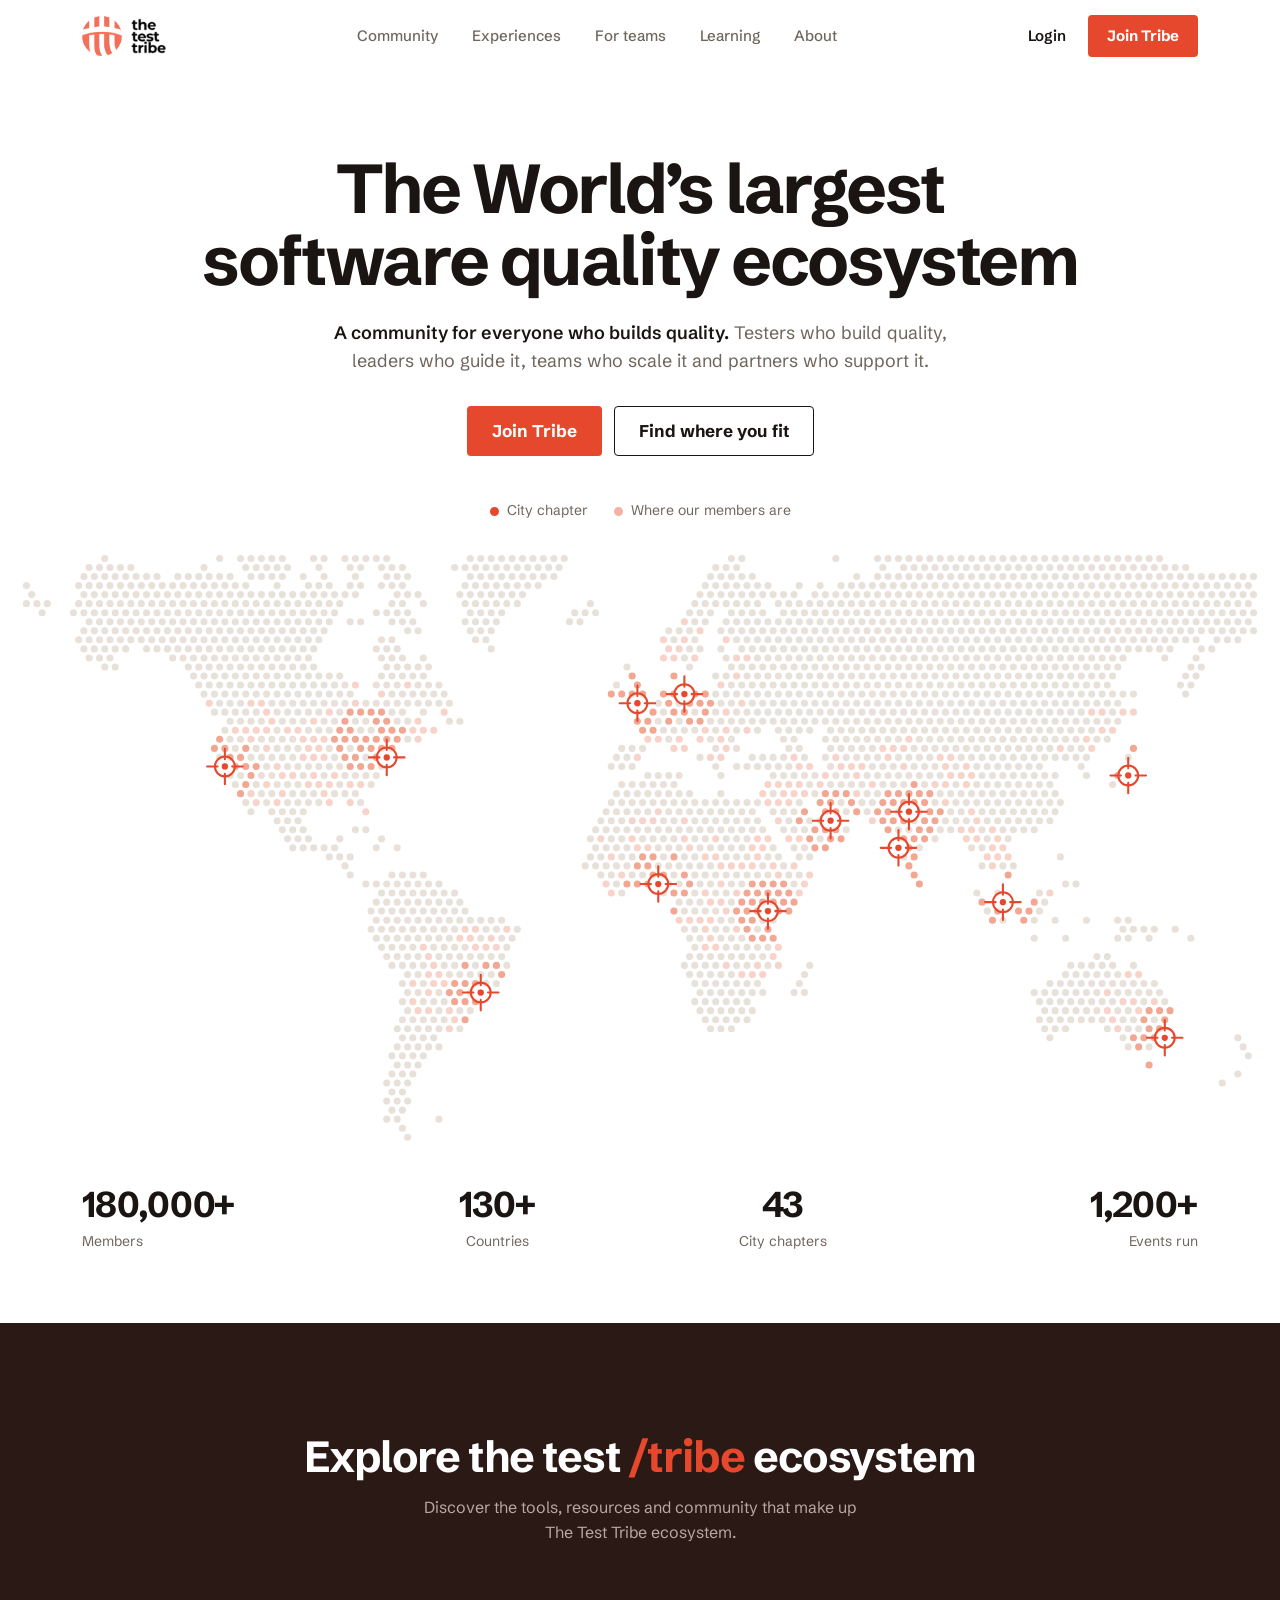
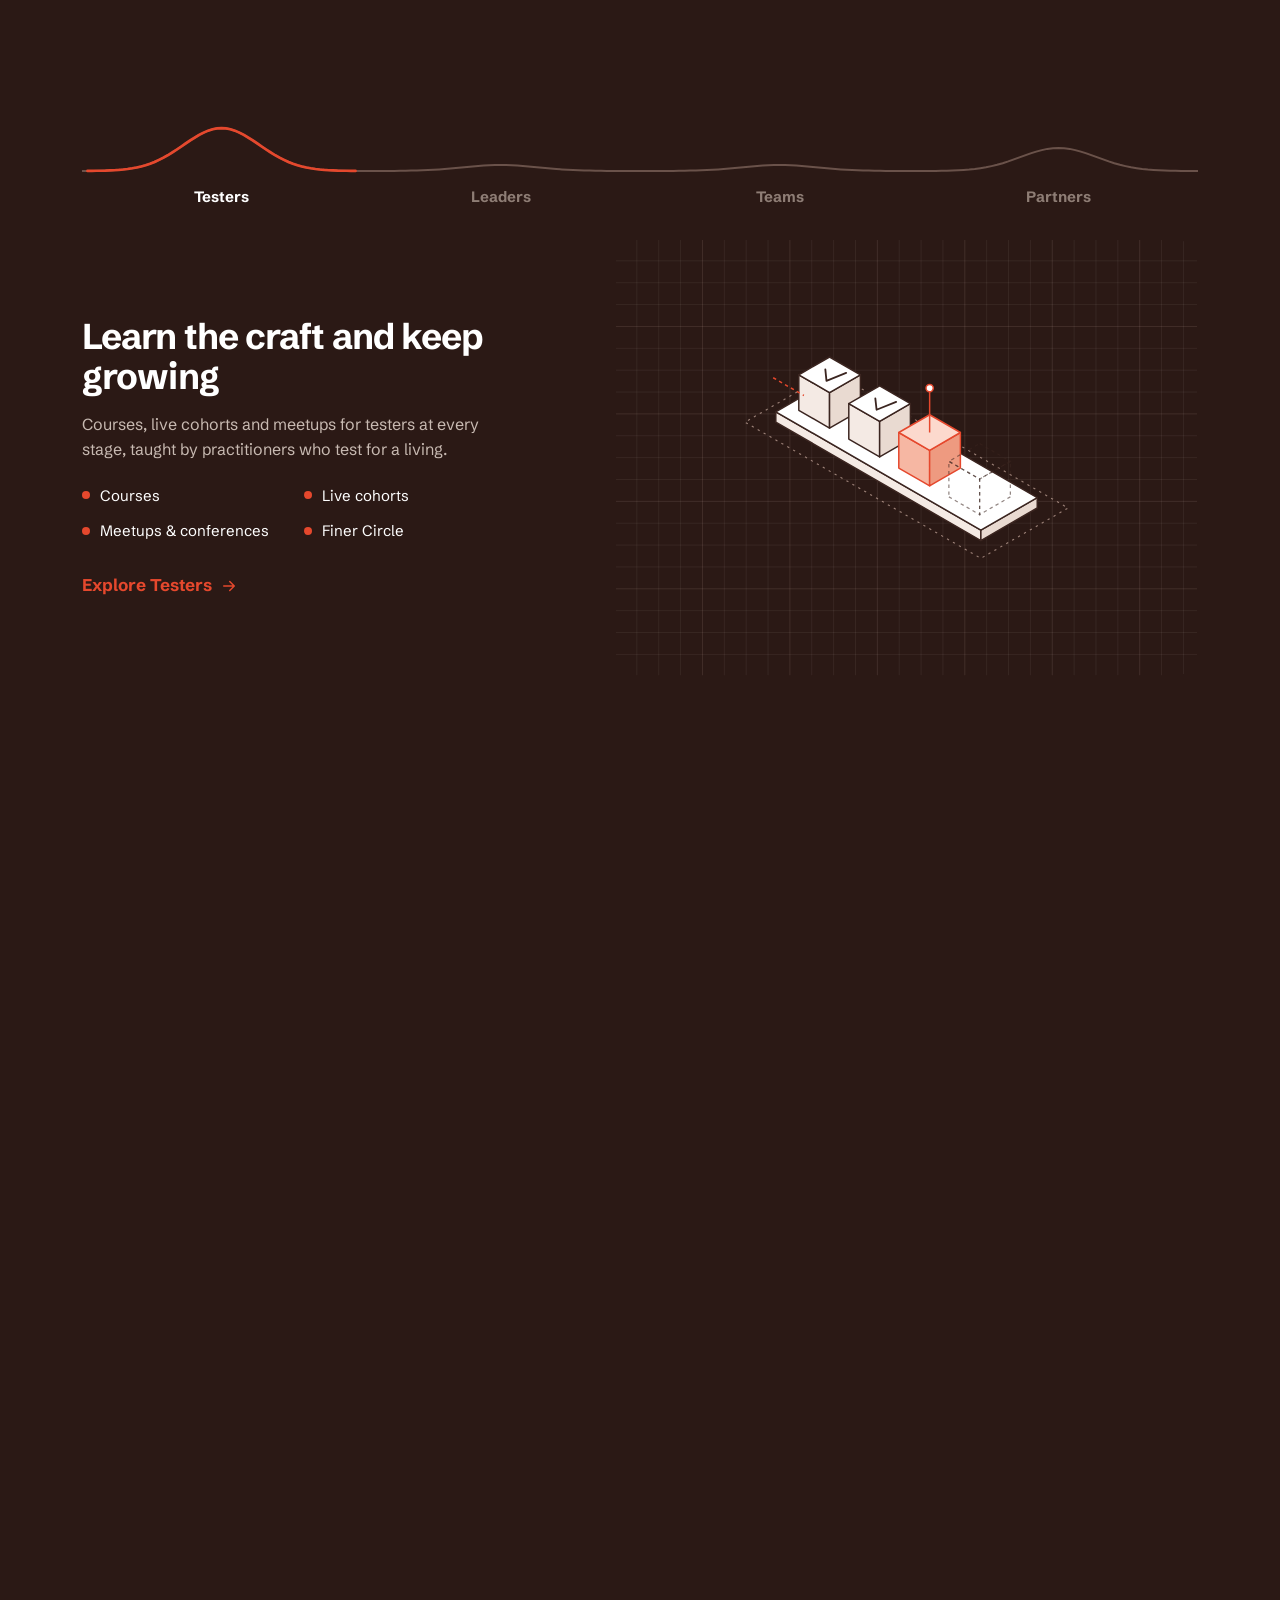
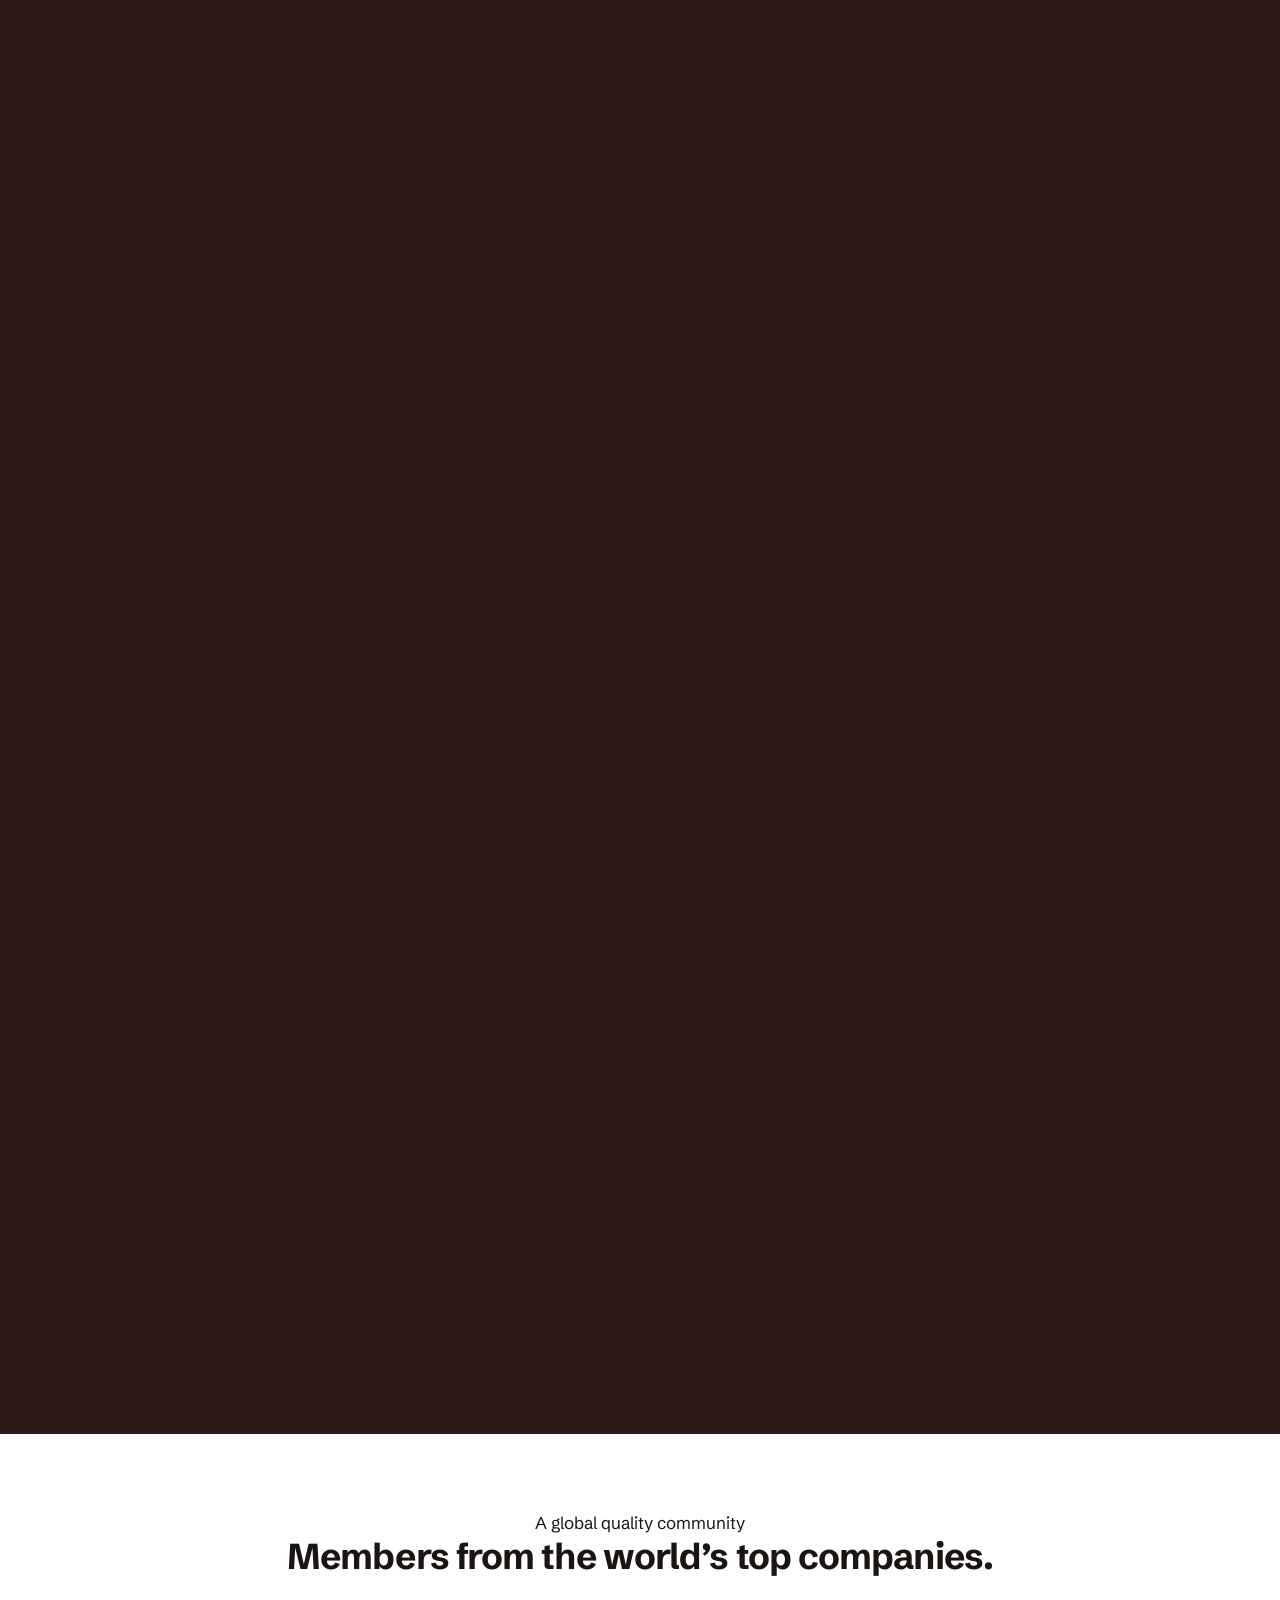
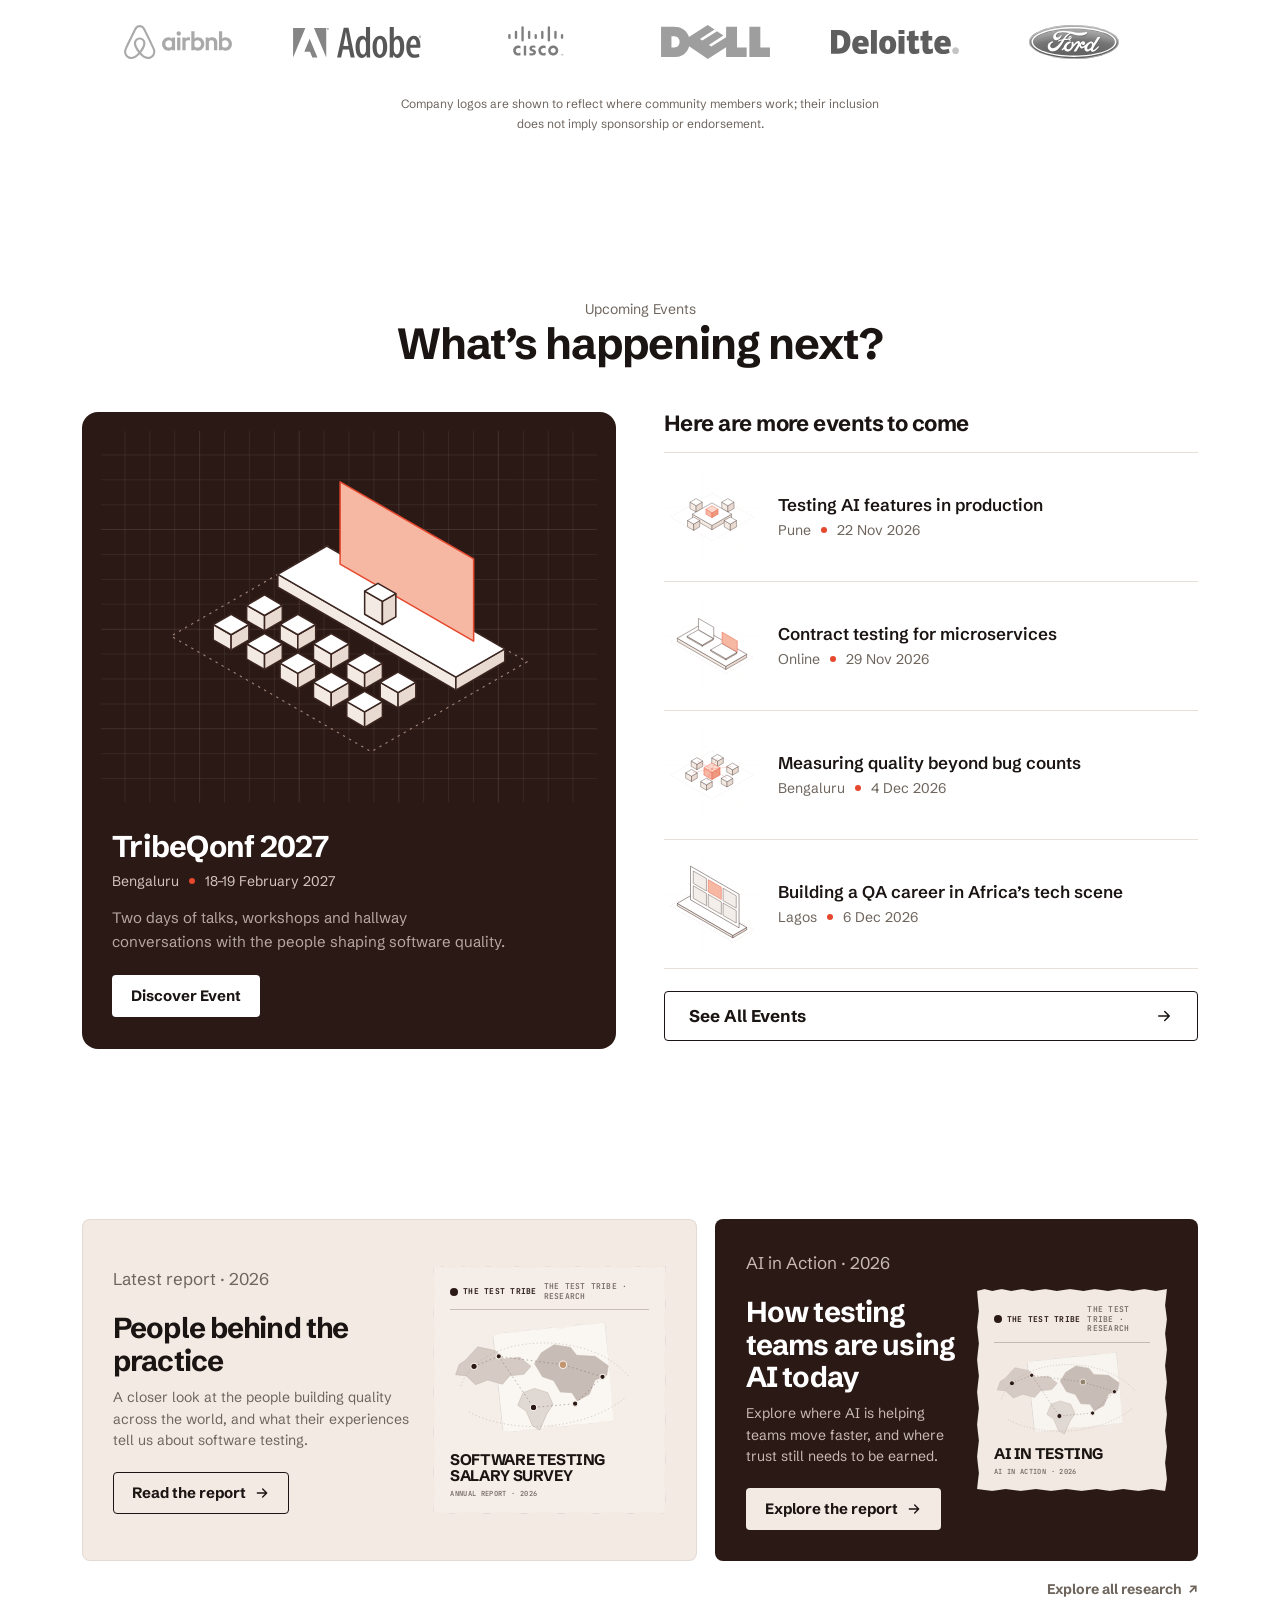
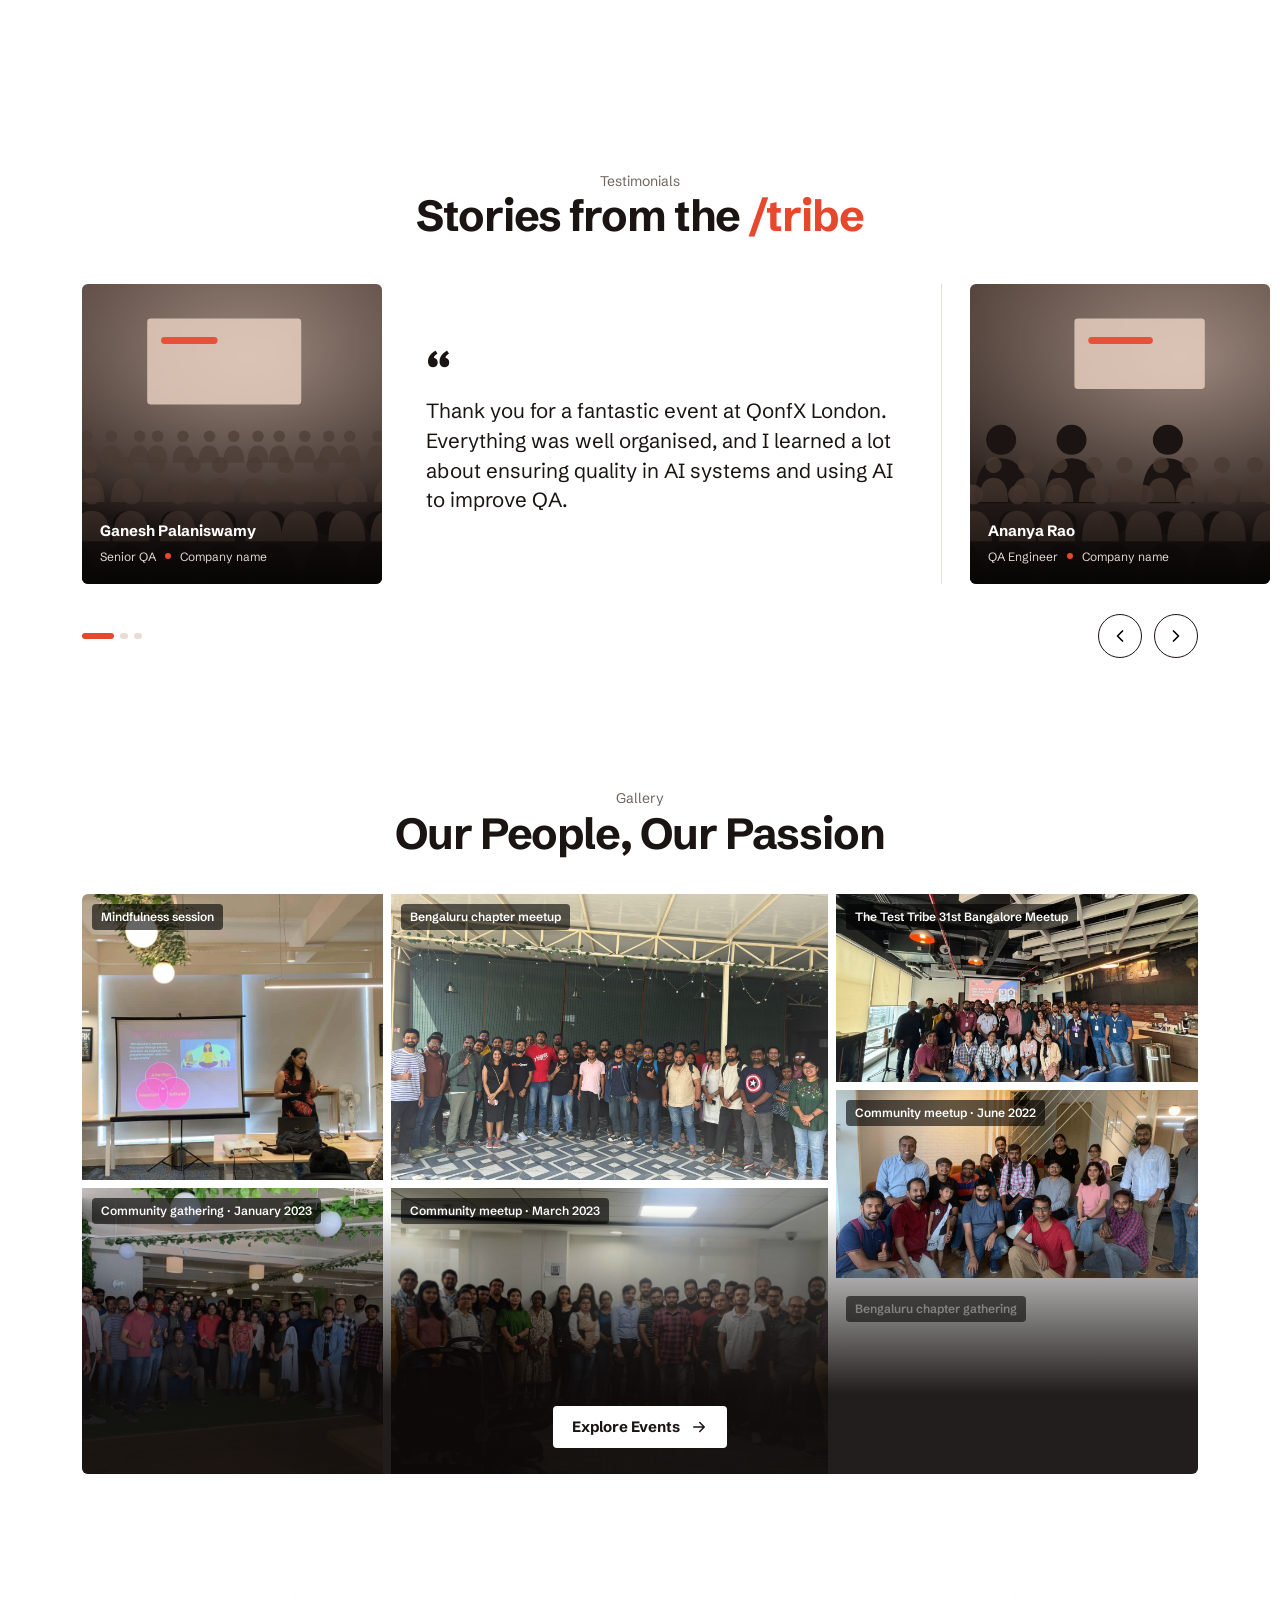
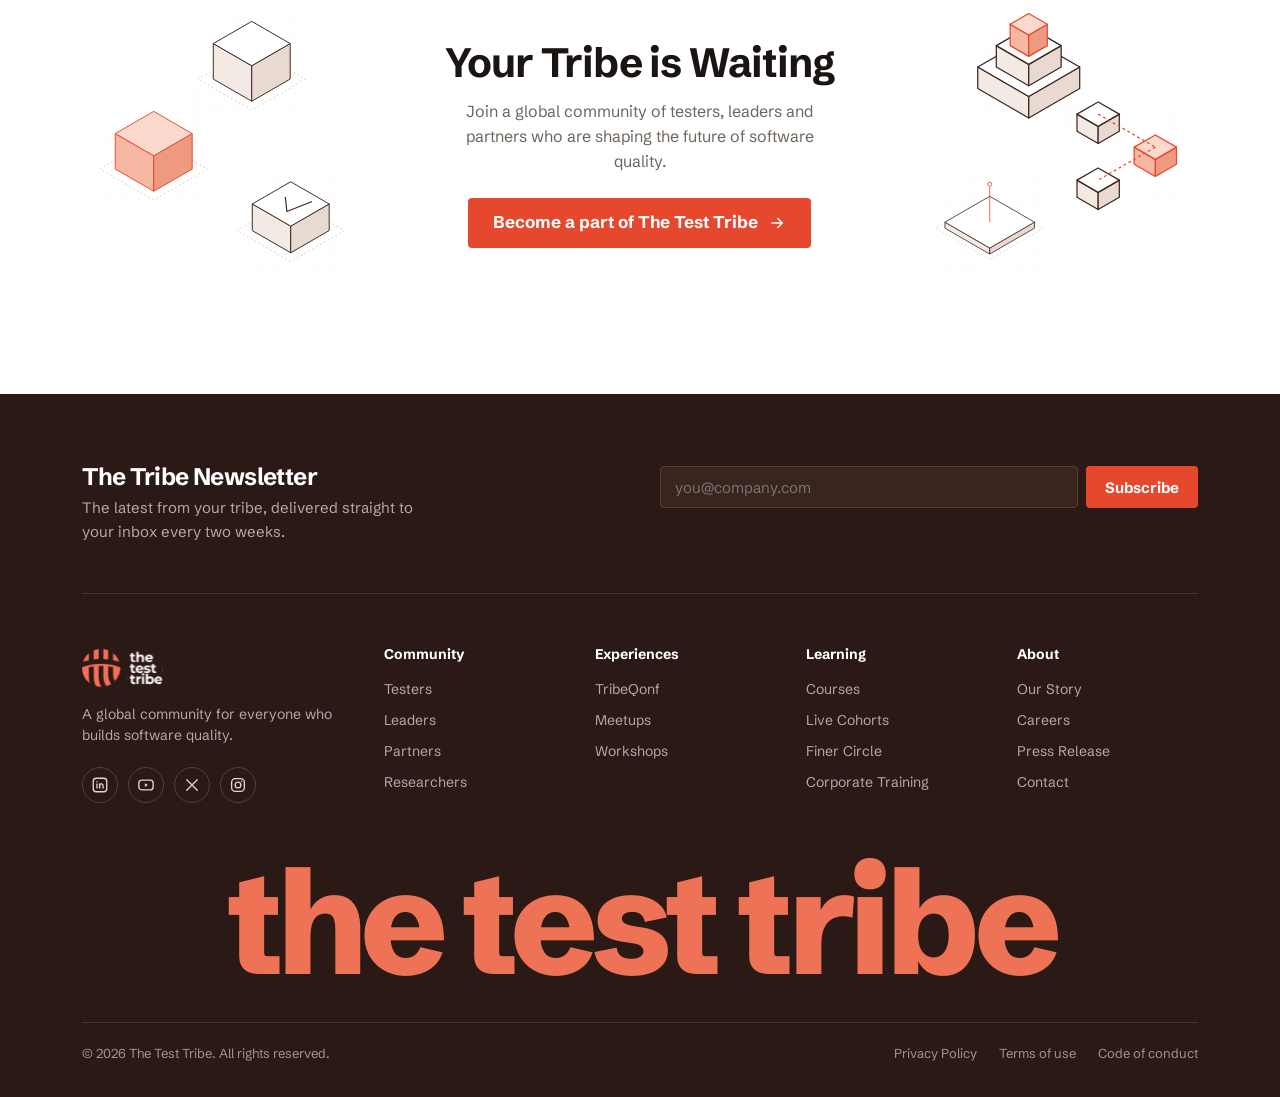
<file: index.html>
<!doctype html><html lang="en"><head><meta charset="utf-8"><meta name="viewport" content="width=device-width, initial-scale=1">
<title>The Test Tribe — Illustrated</title>
<link rel="stylesheet" href="the-test-tribe-tokens.css">
<link rel="stylesheet" href="site-components.css">
<link rel="stylesheet" href="shared-trusted-logos.css">
<link rel="preconnect" href="https://fonts.googleapis.com"><link rel="preconnect" href="https://fonts.gstatic.com" crossorigin>
<link href="https://fonts.googleapis.com/css2?family=Schibsted+Grotesk:wght@400;500;600;700;800&family=JetBrains+Mono:wght@400;500&display=swap" rel="stylesheet">
<style>
*{box-sizing:border-box;margin:0;padding:0}html{scroll-behavior:smooth}
body{font-family:"Schibsted Grotesk",system-ui,sans-serif;color:var(--ink);background:#fff;font-size:17px;line-height:1.55;-webkit-font-smoothing:antialiased}
a{color:inherit;text-decoration:none}svg{display:block}.sr{position:absolute;width:1px;height:1px;overflow:hidden;clip:rect(0 0 0 0)}
:focus-visible{outline:3px solid var(--v);outline-offset:3px;border-radius:4px}
.wrap{max-width:1180px;margin:0 auto;padding:0 32px}
h1,h2,h3{letter-spacing:-.025em;line-height:1.1;font-weight:700}
.ico{width:18px;height:18px}
.btn{display:inline-flex;align-items:center;justify-content:center;gap:10px;height:50px;padding:0 24px;border-radius:4px;font:700 16px/1 inherit;font-family:inherit;border:1.5px solid transparent;cursor:pointer;transition:.2s}
.btn-s{height:42px;padding:0 18px;font-size:15px}
.btn-v{background:var(--v);color:#fff}.btn-v:hover{background:var(--v2)}
.btn-o{border-color:var(--ink)}.btn-o:hover{background:var(--ink);color:#fff}
.btn-w{background:#fff;color:var(--ink)}.btn-w:hover{background:#F3EDE8}
.kick{text-align:center;font-size:14px;color:var(--muted)}
section h2{text-align:center;font-size:clamp(30px,3.4vw,46px)}
h2 span{color:var(--v)}
/* hero */
.hero{padding:80px 0 70px;text-align:center}
.hero h1{font-size:clamp(40px,5.4vw,74px);letter-spacing:-.035em;line-height:1.04}
.hero p{max-width:60ch;margin:22px auto 0;color:var(--muted);font-size:clamp(16px,1.4vw,19px)}.hero p b{color:var(--ink);font-weight:600}
.acts{display:flex;gap:12px;justify-content:center;margin-top:32px;flex-wrap:wrap}
.legend{display:flex;gap:26px;justify-content:center;margin-top:44px;font-size:14px;color:var(--muted)}.legend span{display:inline-flex;align-items:center;gap:8px}
.legend i{width:9px;height:9px;border-radius:50%}.lg1{background:var(--v)}.lg2{background:#F2B3A3}
.map-wrap{max-width:1320px;margin:26px auto 0;padding:0 16px}
.hmap{width:100%;height:auto}.hmap .l{fill:#E8E1DA}.hmap .m1{fill:#F7D3C9}.hmap .m2{fill:#F2A792}
.hmap .ret circle{fill:rgba(255,255,255,.7);stroke:var(--v);stroke-width:.2}.hmap .ret path{stroke:var(--v);stroke-width:.2;stroke-linecap:round}.hmap .ret .c{fill:var(--v);stroke:none}
.hmap .ret{transform-box:fill-box;transform-origin:center;animation:retin 4s ease-in-out infinite;animation-delay:calc(var(--i) * .45s)}
@keyframes retin{0%,70%,100%{transform:scale(1)}80%{transform:scale(1.25)}}
/* gateways */
.gates{background:var(--brown);color:#fff}
.g-intro{text-align:center;padding:110px 32px 30px}.g-intro h2{color:#fff}.g-intro p{color:#B7A9A1;max-width:44ch;margin:14px auto 0;font-size:16px}
.g-track{position:relative}
.g-stage{position:sticky;top:72px;height:calc(100vh - 72px);min-height:620px;display:flex;flex-direction:column;justify-content:center;gap:24px}
.rail svg{width:100%;height:80px}.rail .base{fill:none;stroke:#6A524A;stroke-width:2}.rail .live{fill:none;stroke:var(--v);stroke-width:2.6;stroke-linecap:round}
.names{display:grid;grid-template-columns:repeat(4,1fr)}
.names button{all:unset;cursor:pointer;text-align:center;font-size:15px;font-weight:700;color:#8E7D75;padding:6px}
.names button[aria-current="true"]{color:#fff}.names button:focus-visible{outline:3px solid var(--v)}
.gps{position:relative;height:min(440px,54vh)}
.gp{position:absolute;inset:0;display:grid;grid-template-columns:.9fr 1.1fr;gap:56px;align-items:center;opacity:0;visibility:hidden;transform:translateY(10px);transition:opacity .5s,transform .5s,visibility .5s}
.gp.on{opacity:1;visibility:visible;transform:none}
.gp h3{font-size:clamp(28px,2.8vw,40px)}
.gp p{color:#C8BAB2;margin-top:16px;max-width:42ch;font-size:16px}
.gp ul{list-style:none;display:grid;grid-template-columns:1fr 1fr;gap:12px 24px;margin-top:22px;font-size:15px;max-width:420px}
.gp li{display:flex;align-items:center;gap:10px}.gp li::before{content:"";width:8px;height:8px;border-radius:50%;background:var(--v);flex:none}
.gp-link{display:inline-flex;align-items:center;gap:8px;margin-top:30px;color:var(--v);font-weight:700}.gp-link:hover .ico{transform:translateX(3px)}.gp-link .ico{transition:transform .2s}
.gp-art{height:100%;display:flex;align-items:center}
.illo{width:100%;height:auto;display:block}
.illo line[stroke="#F1E8E2"]{opacity:.07}.illo line[stroke="#F3D3C8"]{opacity:.12}
.gp-art .illo{max-height:100%}
/* logos */
/* events */
.events{padding:90px 0}
.e-grid{display:grid;grid-template-columns:1fr 1fr;gap:48px;margin-top:44px;align-items:start}
.feat{background:var(--brown);color:#fff;border-radius:16px;overflow:hidden}
.feat-art{padding:18px 18px 0}.feat-art .illo{border-radius:0}
.feat-body{padding:26px 30px 32px}.feat-body h3{font-size:30px}
small i,.st-who i{display:inline-block;width:6px;height:6px;border-radius:50%;background:var(--v);margin:0 6px 2px}
.feat-body small{display:block;margin-top:8px;color:#D3C5BD;font-size:14px}
.feat-body p{color:#B7A9A1;margin:14px 0 22px;font-size:15px;max-width:44ch}
.more h3{font-size:22px;padding-bottom:16px;border-bottom:1px solid var(--line)}
.more ul{list-style:none}
.more li a{display:flex;align-items:center;gap:18px;padding:16px 0;border-bottom:1px solid var(--line)}
.ev-thumb{width:96px;flex:none}.ev-thumb .illo{border-radius:0}
.more b{display:block;font-size:17px;font-weight:600;line-height:1.3}.more small{display:block;margin-top:4px;color:var(--muted);font-size:14px}
.more li a:hover b{color:var(--v)}
.btn-wide{width:100%;margin-top:22px;justify-content:space-between}
/* stories */
.stories{padding:90px 0}
.car{margin-top:44px;overflow:hidden;padding-left:max(32px,calc((100vw - 1180px) / 2 + 32px))}
.car-track{display:flex;gap:28px;transition:transform .55s cubic-bezier(.65,0,.35,1)}
.st{flex:0 0 min(860px,82vw);display:grid;grid-template-columns:300px 1fr;gap:44px;padding-right:44px;border-right:1px solid var(--line)}
.st-ph{position:relative;aspect-ratio:1/1;border-radius:6px;overflow:hidden}.st-ph svg{position:absolute;inset:0;width:100%;height:100%}
.st-who{position:absolute;left:0;right:0;bottom:0;padding:40px 18px 16px;background:linear-gradient(transparent,rgba(0,0,0,.75));color:#fff}
.st-who b{display:block;font-size:15px}.st-who small{font-size:12px;color:#E2D6CF}
.st blockquote{font-size:clamp(18px,1.6vw,22px);line-height:1.45;align-self:center}
.st .q{display:block;font-size:48px;line-height:.6;color:var(--ink);margin-bottom:14px;font-weight:700}
.car-ctl{display:flex;justify-content:space-between;align-items:center;margin-top:30px}
.dots{display:flex;gap:6px}.dots span{width:8px;height:6px;border-radius:3px;background:#E9DCD5;transition:width .3s,background .3s}.dots span.on{width:32px;background:var(--v)}
.arrows{display:flex;gap:12px}.ar{width:44px;height:44px;border-radius:50%;border:1.5px solid var(--ink);background:#fff;display:grid;place-items:center;cursor:pointer}.ar svg{width:20px;height:20px}.ar:hover{background:var(--ink);color:#fff}
/* gallery */
.gallery{padding:40px 0 90px}
.gal{position:relative;margin-top:36px;display:grid;grid-template-columns:1fr 1.45fr 1.2fr;grid-template-rows:repeat(6,90px);gap:8px;border-radius:6px;overflow:hidden}
.gi{position:relative;overflow:hidden}.gi svg,.gi img{position:absolute;inset:0;width:100%;height:100%}.gi img{display:block;object-fit:cover;transition:transform .5s}.gi:hover img{transform:scale(1.035)}
.gi figcaption{position:absolute;left:10px;top:10px;background:rgba(0,0,0,.6);color:#fff;font-size:12px;font-weight:600;padding:4px 9px;border-radius:4px}
.gi0{grid-column:1;grid-row:1/4}.gi1{grid-column:2;grid-row:1/4}.gi2{grid-column:3;grid-row:1/3}
.gi3{grid-column:1;grid-row:4/7}.gi4{grid-column:2;grid-row:4/7}.gi5{grid-column:3;grid-row:3/5}.gi6{grid-column:3;grid-row:5/7}
.gal-fade{position:absolute;left:0;right:0;bottom:0;height:46%;background:linear-gradient(transparent,rgba(14,10,9,.92) 70%);display:flex;align-items:flex-end;justify-content:center;padding-bottom:26px}
/* join */
.join{padding:30px 0 100px}
.jwrap{display:grid;grid-template-columns:1fr 1.3fr 1fr;align-items:center;gap:20px}
.jside{position:relative;height:300px}
.jt{position:absolute;width:44%;aspect-ratio:1/1}.jt .illo{border-radius:0;box-shadow:none}
.jl .jt0{left:30%;top:0}.jl .jt1{left:0;top:30%}.jl .jt2{left:42%;top:52%}
.jr .jt3{right:30%;top:0}.jr .jt4{right:0;top:30%}.jr .jt5{right:42%;top:52%}
.jmid{text-align:center}.jmid h2{font-size:clamp(30px,3.2vw,44px)}.jmid p{color:var(--muted);margin:14px auto 24px;max-width:40ch;font-size:16px}
/* footer */
.foot{background:var(--brown);color:#fff;padding:70px 0 34px}
.news{display:grid;grid-template-columns:1fr 1fr;gap:40px;align-items:center;padding-bottom:50px;border-bottom:1px solid #4A332C}
.news h3{font-size:24px}.news p{color:#B7A9A1;font-size:15px;margin-top:6px;max-width:40ch}
.nform{display:flex;gap:8px;flex-wrap:wrap}.nform input{flex:1;min-width:200px;height:42px;border-radius:4px;border:1.5px solid #5A3F37;background:#3A241E;color:#fff;font:inherit;font-size:15px;padding:0 14px}
.nform input:focus{outline:none;border-color:#fff}.nok{flex-basis:100%;font-size:14px;color:#E3D4CC;min-height:1.2em}
.ftop{display:grid;grid-template-columns:1.5fr repeat(4,1fr);gap:30px;padding-top:50px}
.fabout p{color:#B7A9A1;font-size:14px;max-width:28ch;margin-top:16px}
.soc{display:flex;gap:10px;margin-top:20px}.soc a{width:36px;height:36px;border:1px solid #5A3F37;border-radius:50%;display:grid;place-items:center;color:#E3D4CC}.soc svg{width:18px;height:18px}
.ftop h4{font-size:14px;margin-bottom:14px}.ftop ul{list-style:none;display:grid;gap:9px;font-size:14px;color:#B7A9A1}.ftop a:hover{color:#fff}
.wm{margin-top:50px;font-weight:800;letter-spacing:-.05em;line-height:.95;font-size:clamp(40px,11.4vw,150px);color:#EE7356;white-space:nowrap;text-align:center}
.fbase{display:flex;justify-content:space-between;gap:16px;margin-top:30px;padding-top:20px;border-top:1px solid #4A332C;font-size:13px;color:#A6948B;flex-wrap:wrap}.fbase nav{display:flex;gap:22px}
@media (max-width:560px){.acts{display:grid;grid-template-columns:1fr;width:100%;max-width:340px;margin:32px auto 0}.acts .btn{width:100%;font-weight:700}}
@media (max-width:900px){
  .wrap{padding:0 20px}.links,.login,.nav-join{display:none}.burger{display:block}.act{gap:10px}
  .hero{padding:56px 0 50px}
  .g-intro{padding:80px 20px 10px}.g-track{height:auto!important}
  .g-stage{position:static;height:auto;min-height:0;display:block;padding-bottom:40px}
  .rail{display:none}.gps{height:auto}
  .gp{position:static;opacity:1;visibility:visible;transform:none;grid-template-columns:1fr;gap:22px;padding:36px 0;border-top:1px solid #4A332C}
  .gp-art{order:-1}
  .e-grid{grid-template-columns:1fr}
  .rb-row{grid-template-columns:1fr}.rb-a,.rb-b{border-right:0;border-bottom:1px solid rgba(255,255,255,.25)}.rb-row>div{padding:26px 22px}.rb-a h3{margin-top:18px}
  .car{padding-left:20px}.st{flex-basis:86vw;grid-template-columns:1fr;gap:20px;padding-right:20px}
  .gal{grid-template-columns:1fr 1fr;grid-template-rows:repeat(8,70px)}
  .gi0{grid-column:1;grid-row:1/3}.gi1{grid-column:2;grid-row:1/4}.gi2{grid-column:1;grid-row:3/5}.gi3{grid-column:2;grid-row:4/6}.gi4{grid-column:1;grid-row:5/7}.gi5{grid-column:2;grid-row:6/9}.gi6{grid-column:1;grid-row:7/9}
  .jwrap{grid-template-columns:1fr 1fr}.jmid{grid-column:1/-1;grid-row:1}.jside{height:200px}
  .news{grid-template-columns:1fr}.ftop{grid-template-columns:1fr 1fr}.fabout{grid-column:1/-1}
}
@media (prefers-reduced-motion:reduce){html{scroll-behavior:auto}.drawer,.scrim,.burger svg{transition:none}.hmap .ret,.rbars .rb{animation:none}.gp,.car-track{transition:none}.illo *{animation:none!important}}
</style><script src="site-components.js"></script></head><body>
<tribe-site-nav home></tribe-site-nav>
<main id="top">
<section class="hero"><div class="wrap">
  <h1>The World’s largest<br>software quality ecosystem</h1>
  <p><b>A community for everyone who builds quality.</b> Testers who build quality, leaders who guide it, teams who scale it and partners who support it.</p>
  <div class="acts"><a class="btn btn-v" href="#join">Join Tribe</a><a class="btn btn-o" href="#gates">Find where you fit</a></div>
  <div class="legend"><span><i class="lg1"></i>City chapter</span><span><i class="lg2"></i>Where our members are</span></div></div>
  <div class="map-wrap"><svg class="hmap" viewBox="-1 -1 119.5 57.4" role="img" aria-label="Map of Test Tribe city chapters and where members are"><circle class="l" cx="7.5" cy="0" r=".34"/><circle class="l" cx="18.5" cy="0" r=".34"/><circle class="l" cx="20.5" cy="0" r=".34"/><circle class="l" cx="21.5" cy="0" r=".34"/><circle class="l" cx="22.5" cy="0" r=".34"/><circle class="l" cx="23.5" cy="0" r=".34"/><circle class="l" cx="24.5" cy="0" r=".34"/><circle class="l" cx="27.5" cy="0" r=".34"/><circle class="l" cx="28.5" cy="0" r=".34"/><circle class="l" cx="30.5" cy="0" r=".34"/><circle class="l" cx="31.5" cy="0" r=".34"/><circle class="l" cx="32.5" cy="0" r=".34"/><circle class="l" cx="33.5" cy="0" r=".34"/><circle class="l" cx="34.5" cy="0" r=".34"/><circle class="l" cx="42.5" cy="0" r=".34"/><circle class="l" cx="43.5" cy="0" r=".34"/><circle class="l" cx="44.5" cy="0" r=".34"/><circle class="l" cx="45.5" cy="0" r=".34"/><circle class="l" cx="46.5" cy="0" r=".34"/><circle class="l" cx="47.5" cy="0" r=".34"/><circle class="l" cx="48.5" cy="0" r=".34"/><circle class="l" cx="49.5" cy="0" r=".34"/><circle class="l" cx="50.5" cy="0" r=".34"/><circle class="l" cx="51.5" cy="0" r=".34"/><circle class="l" cx="67.5" cy="0" r=".34"/><circle class="l" cx="68.5" cy="0" r=".34"/><circle class="l" cx="77.5" cy="0" r=".34"/><circle class="l" cx="81.5" cy="0" r=".34"/><circle class="l" cx="82.5" cy="0" r=".34"/><circle class="l" cx="83.5" cy="0" r=".34"/><circle class="l" cx="84.5" cy="0" r=".34"/><circle class="l" cx="85.5" cy="0" r=".34"/><circle class="l" cx="86.5" cy="0" r=".34"/><circle class="l" cx="87.5" cy="0" r=".34"/><circle class="l" cx="88.5" cy="0" r=".34"/><circle class="l" cx="89.5" cy="0" r=".34"/><circle class="l" cx="90.5" cy="0" r=".34"/><circle class="l" cx="91.5" cy="0" r=".34"/><circle class="l" cx="92.5" cy="0" r=".34"/><circle class="l" cx="93.5" cy="0" r=".34"/><circle class="l" cx="94.5" cy="0" r=".34"/><circle class="l" cx="95.5" cy="0" r=".34"/><circle class="l" cx="96.5" cy="0" r=".34"/><circle class="l" cx="97.5" cy="0" r=".34"/><circle class="l" cx="98.5" cy="0" r=".34"/><circle class="l" cx="99.5" cy="0" r=".34"/><circle class="l" cx="100.5" cy="0" r=".34"/><circle class="l" cx="101.5" cy="0" r=".34"/><circle class="l" cx="102.5" cy="0" r=".34"/><circle class="l" cx="103.5" cy="0" r=".34"/><circle class="l" cx="104.5" cy="0" r=".34"/><circle class="l" cx="105.5" cy="0" r=".34"/><circle class="l" cx="106.5" cy="0" r=".34"/><circle class="l" cx="107.5" cy="0" r=".34"/><circle class="l" cx="108.5" cy="0" r=".34"/><circle class="l" cx="6" cy="0.87" r=".34"/><circle class="l" cx="7" cy="0.87" r=".34"/><circle class="l" cx="8" cy="0.87" r=".34"/><circle class="l" cx="9" cy="0.87" r=".34"/><circle class="l" cx="10" cy="0.87" r=".34"/><circle class="l" cx="17" cy="0.87" r=".34"/><circle class="l" cx="21" cy="0.87" r=".34"/><circle class="l" cx="22" cy="0.87" r=".34"/><circle class="l" cx="23" cy="0.87" r=".34"/><circle class="l" cx="24" cy="0.87" r=".34"/><circle class="l" cx="25" cy="0.87" r=".34"/><circle class="l" cx="28" cy="0.87" r=".34"/><circle class="l" cx="31" cy="0.87" r=".34"/><circle class="l" cx="32" cy="0.87" r=".34"/><circle class="l" cx="34" cy="0.87" r=".34"/><circle class="l" cx="35" cy="0.87" r=".34"/><circle class="l" cx="36" cy="0.87" r=".34"/><circle class="l" cx="41" cy="0.87" r=".34"/><circle class="l" cx="42" cy="0.87" r=".34"/><circle class="l" cx="43" cy="0.87" r=".34"/><circle class="l" cx="44" cy="0.87" r=".34"/><circle class="l" cx="45" cy="0.87" r=".34"/><circle class="l" cx="46" cy="0.87" r=".34"/><circle class="l" cx="47" cy="0.87" r=".34"/><circle class="l" cx="48" cy="0.87" r=".34"/><circle class="l" cx="49" cy="0.87" r=".34"/><circle class="l" cx="50" cy="0.87" r=".34"/><circle class="l" cx="51" cy="0.87" r=".34"/><circle class="l" cx="66" cy="0.87" r=".34"/><circle class="l" cx="67" cy="0.87" r=".34"/><circle class="l" cx="68" cy="0.87" r=".34"/><circle class="l" cx="82" cy="0.87" r=".34"/><circle class="l" cx="84" cy="0.87" r=".34"/><circle class="l" cx="85" cy="0.87" r=".34"/><circle class="l" cx="86" cy="0.87" r=".34"/><circle class="l" cx="87" cy="0.87" r=".34"/><circle class="l" cx="88" cy="0.87" r=".34"/><circle class="l" cx="89" cy="0.87" r=".34"/><circle class="l" cx="90" cy="0.87" r=".34"/><circle class="l" cx="91" cy="0.87" r=".34"/><circle class="l" cx="92" cy="0.87" r=".34"/><circle class="l" cx="93" cy="0.87" r=".34"/><circle class="l" cx="94" cy="0.87" r=".34"/><circle class="l" cx="95" cy="0.87" r=".34"/><circle class="l" cx="96" cy="0.87" r=".34"/><circle class="l" cx="97" cy="0.87" r=".34"/><circle class="l" cx="98" cy="0.87" r=".34"/><circle class="l" cx="99" cy="0.87" r=".34"/><circle class="l" cx="100" cy="0.87" r=".34"/><circle class="l" cx="101" cy="0.87" r=".34"/><circle class="l" cx="102" cy="0.87" r=".34"/><circle class="l" cx="103" cy="0.87" r=".34"/><circle class="l" cx="104" cy="0.87" r=".34"/><circle class="l" cx="105" cy="0.87" r=".34"/><circle class="l" cx="106" cy="0.87" r=".34"/><circle class="l" cx="107" cy="0.87" r=".34"/><circle class="l" cx="108" cy="0.87" r=".34"/><circle class="l" cx="109" cy="0.87" r=".34"/><circle class="l" cx="110" cy="0.87" r=".34"/><circle class="l" cx="111" cy="0.87" r=".34"/><circle class="l" cx="5.5" cy="1.73" r=".34"/><circle class="l" cx="6.5" cy="1.73" r=".34"/><circle class="l" cx="7.5" cy="1.73" r=".34"/><circle class="l" cx="8.5" cy="1.73" r=".34"/><circle class="l" cx="9.5" cy="1.73" r=".34"/><circle class="l" cx="10.5" cy="1.73" r=".34"/><circle class="l" cx="11.5" cy="1.73" r=".34"/><circle class="l" cx="12.5" cy="1.73" r=".34"/><circle class="l" cx="14.5" cy="1.73" r=".34"/><circle class="l" cx="15.5" cy="1.73" r=".34"/><circle class="l" cx="16.5" cy="1.73" r=".34"/><circle class="l" cx="17.5" cy="1.73" r=".34"/><circle class="l" cx="18.5" cy="1.73" r=".34"/><circle class="l" cx="19.5" cy="1.73" r=".34"/><circle class="l" cx="21.5" cy="1.73" r=".34"/><circle class="l" cx="22.5" cy="1.73" r=".34"/><circle class="l" cx="23.5" cy="1.73" r=".34"/><circle class="l" cx="24.5" cy="1.73" r=".34"/><circle class="l" cx="26.5" cy="1.73" r=".34"/><circle class="l" cx="28.5" cy="1.73" r=".34"/><circle class="l" cx="31.5" cy="1.73" r=".34"/><circle class="l" cx="34.5" cy="1.73" r=".34"/><circle class="l" cx="35.5" cy="1.73" r=".34"/><circle class="l" cx="36.5" cy="1.73" r=".34"/><circle class="l" cx="42.5" cy="1.73" r=".34"/><circle class="l" cx="43.5" cy="1.73" r=".34"/><circle class="l" cx="44.5" cy="1.73" r=".34"/><circle class="l" cx="45.5" cy="1.73" r=".34"/><circle class="l" cx="46.5" cy="1.73" r=".34"/><circle class="l" cx="47.5" cy="1.73" r=".34"/><circle class="l" cx="48.5" cy="1.73" r=".34"/><circle class="l" cx="49.5" cy="1.73" r=".34"/><circle class="l" cx="50.5" cy="1.73" r=".34"/><circle class="l" cx="65.5" cy="1.73" r=".34"/><circle class="l" cx="66.5" cy="1.73" r=".34"/><circle class="l" cx="67.5" cy="1.73" r=".34"/><circle class="l" cx="68.5" cy="1.73" r=".34"/><circle class="l" cx="69.5" cy="1.73" r=".34"/><circle class="l" cx="79.5" cy="1.73" r=".34"/><circle class="l" cx="81.5" cy="1.73" r=".34"/><circle class="l" cx="82.5" cy="1.73" r=".34"/><circle class="l" cx="83.5" cy="1.73" r=".34"/><circle class="l" cx="84.5" cy="1.73" r=".34"/><circle class="l" cx="85.5" cy="1.73" r=".34"/><circle class="l" cx="86.5" cy="1.73" r=".34"/><circle class="l" cx="87.5" cy="1.73" r=".34"/><circle class="l" cx="88.5" cy="1.73" r=".34"/><circle class="l" cx="89.5" cy="1.73" r=".34"/><circle class="l" cx="90.5" cy="1.73" r=".34"/><circle class="l" cx="91.5" cy="1.73" r=".34"/><circle class="l" cx="92.5" cy="1.73" r=".34"/><circle class="l" cx="93.5" cy="1.73" r=".34"/><circle class="l" cx="94.5" cy="1.73" r=".34"/><circle class="l" cx="95.5" cy="1.73" r=".34"/><circle class="l" cx="96.5" cy="1.73" r=".34"/><circle class="l" cx="97.5" cy="1.73" r=".34"/><circle class="l" cx="98.5" cy="1.73" r=".34"/><circle class="l" cx="99.5" cy="1.73" r=".34"/><circle class="l" cx="100.5" cy="1.73" r=".34"/><circle class="l" cx="101.5" cy="1.73" r=".34"/><circle class="l" cx="102.5" cy="1.73" r=".34"/><circle class="l" cx="103.5" cy="1.73" r=".34"/><circle class="l" cx="104.5" cy="1.73" r=".34"/><circle class="l" cx="105.5" cy="1.73" r=".34"/><circle class="l" cx="106.5" cy="1.73" r=".34"/><circle class="l" cx="107.5" cy="1.73" r=".34"/><circle class="l" cx="108.5" cy="1.73" r=".34"/><circle class="l" cx="109.5" cy="1.73" r=".34"/><circle class="l" cx="110.5" cy="1.73" r=".34"/><circle class="l" cx="111.5" cy="1.73" r=".34"/><circle class="l" cx="112.5" cy="1.73" r=".34"/><circle class="l" cx="113.5" cy="1.73" r=".34"/><circle class="l" cx="114.5" cy="1.73" r=".34"/><circle class="l" cx="115.5" cy="1.73" r=".34"/><circle class="l" cx="116.5" cy="1.73" r=".34"/><circle class="l" cx="117.5" cy="1.73" r=".34"/><circle class="l" cx="0" cy="2.6" r=".34"/><circle class="l" cx="5" cy="2.6" r=".34"/><circle class="l" cx="6" cy="2.6" r=".34"/><circle class="l" cx="7" cy="2.6" r=".34"/><circle class="l" cx="8" cy="2.6" r=".34"/><circle class="l" cx="9" cy="2.6" r=".34"/><circle class="l" cx="10" cy="2.6" r=".34"/><circle class="l" cx="11" cy="2.6" r=".34"/><circle class="l" cx="12" cy="2.6" r=".34"/><circle class="l" cx="13" cy="2.6" r=".34"/><circle class="l" cx="14" cy="2.6" r=".34"/><circle class="l" cx="15" cy="2.6" r=".34"/><circle class="l" cx="16" cy="2.6" r=".34"/><circle class="l" cx="17" cy="2.6" r=".34"/><circle class="l" cx="18" cy="2.6" r=".34"/><circle class="l" cx="19" cy="2.6" r=".34"/><circle class="l" cx="20" cy="2.6" r=".34"/><circle class="l" cx="21" cy="2.6" r=".34"/><circle class="l" cx="24" cy="2.6" r=".34"/><circle class="l" cx="27" cy="2.6" r=".34"/><circle class="l" cx="28" cy="2.6" r=".34"/><circle class="l" cx="29" cy="2.6" r=".34"/><circle class="l" cx="31" cy="2.6" r=".34"/><circle class="l" cx="32" cy="2.6" r=".34"/><circle class="l" cx="34" cy="2.6" r=".34"/><circle class="l" cx="35" cy="2.6" r=".34"/><circle class="l" cx="36" cy="2.6" r=".34"/><circle class="l" cx="42" cy="2.6" r=".34"/><circle class="l" cx="43" cy="2.6" r=".34"/><circle class="l" cx="44" cy="2.6" r=".34"/><circle class="l" cx="45" cy="2.6" r=".34"/><circle class="l" cx="46" cy="2.6" r=".34"/><circle class="l" cx="47" cy="2.6" r=".34"/><circle class="l" cx="48" cy="2.6" r=".34"/><circle class="l" cx="49" cy="2.6" r=".34"/><circle class="l" cx="65" cy="2.6" r=".34"/><circle class="l" cx="66" cy="2.6" r=".34"/><circle class="l" cx="67" cy="2.6" r=".34"/><circle class="l" cx="68" cy="2.6" r=".34"/><circle class="l" cx="69" cy="2.6" r=".34"/><circle class="l" cx="70" cy="2.6" r=".34"/><circle class="l" cx="71" cy="2.6" r=".34"/><circle class="l" cx="74" cy="2.6" r=".34"/><circle class="l" cx="76" cy="2.6" r=".34"/><circle class="l" cx="78" cy="2.6" r=".34"/><circle class="l" cx="79" cy="2.6" r=".34"/><circle class="l" cx="80" cy="2.6" r=".34"/><circle class="l" cx="81" cy="2.6" r=".34"/><circle class="l" cx="82" cy="2.6" r=".34"/><circle class="l" cx="83" cy="2.6" r=".34"/><circle class="l" cx="84" cy="2.6" r=".34"/><circle class="l" cx="85" cy="2.6" r=".34"/><circle class="l" cx="86" cy="2.6" r=".34"/><circle class="l" cx="87" cy="2.6" r=".34"/><circle class="l" cx="88" cy="2.6" r=".34"/><circle class="l" cx="89" cy="2.6" r=".34"/><circle class="l" cx="90" cy="2.6" r=".34"/><circle class="l" cx="91" cy="2.6" r=".34"/><circle class="l" cx="92" cy="2.6" r=".34"/><circle class="l" cx="93" cy="2.6" r=".34"/><circle class="l" cx="94" cy="2.6" r=".34"/><circle class="l" cx="95" cy="2.6" r=".34"/><circle class="l" cx="96" cy="2.6" r=".34"/><circle class="l" cx="97" cy="2.6" r=".34"/><circle class="l" cx="98" cy="2.6" r=".34"/><circle class="l" cx="99" cy="2.6" r=".34"/><circle class="l" cx="100" cy="2.6" r=".34"/><circle class="l" cx="101" cy="2.6" r=".34"/><circle class="l" cx="102" cy="2.6" r=".34"/><circle class="l" cx="103" cy="2.6" r=".34"/><circle class="l" cx="104" cy="2.6" r=".34"/><circle class="l" cx="105" cy="2.6" r=".34"/><circle class="l" cx="106" cy="2.6" r=".34"/><circle class="l" cx="107" cy="2.6" r=".34"/><circle class="l" cx="108" cy="2.6" r=".34"/><circle class="l" cx="109" cy="2.6" r=".34"/><circle class="l" cx="110" cy="2.6" r=".34"/><circle class="l" cx="111" cy="2.6" r=".34"/><circle class="l" cx="112" cy="2.6" r=".34"/><circle class="l" cx="113" cy="2.6" r=".34"/><circle class="l" cx="114" cy="2.6" r=".34"/><circle class="l" cx="115" cy="2.6" r=".34"/><circle class="l" cx="116" cy="2.6" r=".34"/><circle class="l" cx="117" cy="2.6" r=".34"/><circle class="l" cx="0.5" cy="3.46" r=".34"/><circle class="l" cx="5.5" cy="3.46" r=".34"/><circle class="l" cx="6.5" cy="3.46" r=".34"/><circle class="l" cx="7.5" cy="3.46" r=".34"/><circle class="l" cx="8.5" cy="3.46" r=".34"/><circle class="l" cx="9.5" cy="3.46" r=".34"/><circle class="l" cx="10.5" cy="3.46" r=".34"/><circle class="l" cx="11.5" cy="3.46" r=".34"/><circle class="l" cx="12.5" cy="3.46" r=".34"/><circle class="l" cx="13.5" cy="3.46" r=".34"/><circle class="l" cx="14.5" cy="3.46" r=".34"/><circle class="l" cx="15.5" cy="3.46" r=".34"/><circle class="l" cx="16.5" cy="3.46" r=".34"/><circle class="l" cx="17.5" cy="3.46" r=".34"/><circle class="l" cx="18.5" cy="3.46" r=".34"/><circle class="l" cx="19.5" cy="3.46" r=".34"/><circle class="l" cx="20.5" cy="3.46" r=".34"/><circle class="l" cx="21.5" cy="3.46" r=".34"/><circle class="l" cx="22.5" cy="3.46" r=".34"/><circle class="l" cx="23.5" cy="3.46" r=".34"/><circle class="l" cx="24.5" cy="3.46" r=".34"/><circle class="l" cx="25.5" cy="3.46" r=".34"/><circle class="l" cx="26.5" cy="3.46" r=".34"/><circle class="l" cx="27.5" cy="3.46" r=".34"/><circle class="l" cx="28.5" cy="3.46" r=".34"/><circle class="l" cx="29.5" cy="3.46" r=".34"/><circle class="l" cx="30.5" cy="3.46" r=".34"/><circle class="l" cx="31.5" cy="3.46" r=".34"/><circle class="l" cx="35.5" cy="3.46" r=".34"/><circle class="l" cx="36.5" cy="3.46" r=".34"/><circle class="l" cx="37.5" cy="3.46" r=".34"/><circle class="l" cx="41.5" cy="3.46" r=".34"/><circle class="l" cx="42.5" cy="3.46" r=".34"/><circle class="l" cx="43.5" cy="3.46" r=".34"/><circle class="l" cx="44.5" cy="3.46" r=".34"/><circle class="l" cx="45.5" cy="3.46" r=".34"/><circle class="l" cx="46.5" cy="3.46" r=".34"/><circle class="l" cx="47.5" cy="3.46" r=".34"/><circle class="l" cx="64.5" cy="3.46" r=".34"/><circle class="l" cx="65.5" cy="3.46" r=".34"/><circle class="l" cx="66.5" cy="3.46" r=".34"/><circle class="l" cx="67.5" cy="3.46" r=".34"/><circle class="l" cx="68.5" cy="3.46" r=".34"/><circle class="l" cx="69.5" cy="3.46" r=".34"/><circle class="l" cx="70.5" cy="3.46" r=".34"/><circle class="l" cx="71.5" cy="3.46" r=".34"/><circle class="l" cx="72.5" cy="3.46" r=".34"/><circle class="l" cx="73.5" cy="3.46" r=".34"/><circle class="l" cx="75.5" cy="3.46" r=".34"/><circle class="l" cx="76.5" cy="3.46" r=".34"/><circle class="l" cx="77.5" cy="3.46" r=".34"/><circle class="l" cx="78.5" cy="3.46" r=".34"/><circle class="l" cx="79.5" cy="3.46" r=".34"/><circle class="l" cx="80.5" cy="3.46" r=".34"/><circle class="l" cx="81.5" cy="3.46" r=".34"/><circle class="l" cx="82.5" cy="3.46" r=".34"/><circle class="l" cx="83.5" cy="3.46" r=".34"/><circle class="l" cx="84.5" cy="3.46" r=".34"/><circle class="l" cx="85.5" cy="3.46" r=".34"/><circle class="l" cx="86.5" cy="3.46" r=".34"/><circle class="l" cx="87.5" cy="3.46" r=".34"/><circle class="l" cx="88.5" cy="3.46" r=".34"/><circle class="l" cx="89.5" cy="3.46" r=".34"/><circle class="l" cx="90.5" cy="3.46" r=".34"/><circle class="l" cx="91.5" cy="3.46" r=".34"/><circle class="l" cx="92.5" cy="3.46" r=".34"/><circle class="l" cx="93.5" cy="3.46" r=".34"/><circle class="l" cx="94.5" cy="3.46" r=".34"/><circle class="l" cx="95.5" cy="3.46" r=".34"/><circle class="l" cx="96.5" cy="3.46" r=".34"/><circle class="l" cx="97.5" cy="3.46" r=".34"/><circle class="l" cx="98.5" cy="3.46" r=".34"/><circle class="l" cx="99.5" cy="3.46" r=".34"/><circle class="l" cx="100.5" cy="3.46" r=".34"/><circle class="l" cx="101.5" cy="3.46" r=".34"/><circle class="l" cx="102.5" cy="3.46" r=".34"/><circle class="l" cx="103.5" cy="3.46" r=".34"/><circle class="l" cx="104.5" cy="3.46" r=".34"/><circle class="l" cx="105.5" cy="3.46" r=".34"/><circle class="l" cx="106.5" cy="3.46" r=".34"/><circle class="l" cx="107.5" cy="3.46" r=".34"/><circle class="l" cx="108.5" cy="3.46" r=".34"/><circle class="l" cx="109.5" cy="3.46" r=".34"/><circle class="l" cx="110.5" cy="3.46" r=".34"/><circle class="l" cx="111.5" cy="3.46" r=".34"/><circle class="l" cx="112.5" cy="3.46" r=".34"/><circle class="l" cx="113.5" cy="3.46" r=".34"/><circle class="l" cx="114.5" cy="3.46" r=".34"/><circle class="l" cx="115.5" cy="3.46" r=".34"/><circle class="l" cx="116.5" cy="3.46" r=".34"/><circle class="l" cx="117.5" cy="3.46" r=".34"/><circle class="l" cx="0" cy="4.33" r=".34"/><circle class="l" cx="1" cy="4.33" r=".34"/><circle class="l" cx="2" cy="4.33" r=".34"/><circle class="l" cx="5" cy="4.33" r=".34"/><circle class="l" cx="6" cy="4.33" r=".34"/><circle class="l" cx="7" cy="4.33" r=".34"/><circle class="l" cx="8" cy="4.33" r=".34"/><circle class="l" cx="9" cy="4.33" r=".34"/><circle class="l" cx="10" cy="4.33" r=".34"/><circle class="l" cx="11" cy="4.33" r=".34"/><circle class="l" cx="12" cy="4.33" r=".34"/><circle class="l" cx="13" cy="4.33" r=".34"/><circle class="l" cx="14" cy="4.33" r=".34"/><circle class="l" cx="15" cy="4.33" r=".34"/><circle class="l" cx="16" cy="4.33" r=".34"/><circle class="l" cx="17" cy="4.33" r=".34"/><circle class="l" cx="18" cy="4.33" r=".34"/><circle class="l" cx="19" cy="4.33" r=".34"/><circle class="l" cx="20" cy="4.33" r=".34"/><circle class="l" cx="21" cy="4.33" r=".34"/><circle class="l" cx="22" cy="4.33" r=".34"/><circle class="l" cx="23" cy="4.33" r=".34"/><circle class="l" cx="24" cy="4.33" r=".34"/><circle class="l" cx="25" cy="4.33" r=".34"/><circle class="l" cx="26" cy="4.33" r=".34"/><circle class="l" cx="27" cy="4.33" r=".34"/><circle class="l" cx="28" cy="4.33" r=".34"/><circle class="l" cx="29" cy="4.33" r=".34"/><circle class="l" cx="30" cy="4.33" r=".34"/><circle class="l" cx="35" cy="4.33" r=".34"/><circle class="l" cx="36" cy="4.33" r=".34"/><circle class="l" cx="38" cy="4.33" r=".34"/><circle class="l" cx="42" cy="4.33" r=".34"/><circle class="l" cx="43" cy="4.33" r=".34"/><circle class="l" cx="44" cy="4.33" r=".34"/><circle class="l" cx="45" cy="4.33" r=".34"/><circle class="l" cx="46" cy="4.33" r=".34"/><circle class="l" cx="47" cy="4.33" r=".34"/><circle class="l" cx="54" cy="4.33" r=".34"/><circle class="l" cx="64" cy="4.33" r=".34"/><circle class="l" cx="65" cy="4.33" r=".34"/><circle class="l" cx="66" cy="4.33" r=".34"/><circle class="l" cx="67" cy="4.33" r=".34"/><circle class="l" cx="68" cy="4.33" r=".34"/><circle class="l" cx="69" cy="4.33" r=".34"/><circle class="l" cx="70" cy="4.33" r=".34"/><circle class="l" cx="72" cy="4.33" r=".34"/><circle class="l" cx="73" cy="4.33" r=".34"/><circle class="l" cx="74" cy="4.33" r=".34"/><circle class="l" cx="75" cy="4.33" r=".34"/><circle class="l" cx="76" cy="4.33" r=".34"/><circle class="l" cx="77" cy="4.33" r=".34"/><circle class="l" cx="78" cy="4.33" r=".34"/><circle class="l" cx="79" cy="4.33" r=".34"/><circle class="l" cx="80" cy="4.33" r=".34"/><circle class="l" cx="81" cy="4.33" r=".34"/><circle class="l" cx="82" cy="4.33" r=".34"/><circle class="l" cx="83" cy="4.33" r=".34"/><circle class="l" cx="84" cy="4.33" r=".34"/><circle class="l" cx="85" cy="4.33" r=".34"/><circle class="l" cx="86" cy="4.33" r=".34"/><circle class="l" cx="87" cy="4.33" r=".34"/><circle class="l" cx="88" cy="4.33" r=".34"/><circle class="l" cx="89" cy="4.33" r=".34"/><circle class="l" cx="90" cy="4.33" r=".34"/><circle class="l" cx="91" cy="4.33" r=".34"/><circle class="l" cx="92" cy="4.33" r=".34"/><circle class="l" cx="93" cy="4.33" r=".34"/><circle class="l" cx="94" cy="4.33" r=".34"/><circle class="l" cx="95" cy="4.33" r=".34"/><circle class="l" cx="96" cy="4.33" r=".34"/><circle class="l" cx="97" cy="4.33" r=".34"/><circle class="l" cx="98" cy="4.33" r=".34"/><circle class="l" cx="99" cy="4.33" r=".34"/><circle class="l" cx="100" cy="4.33" r=".34"/><circle class="l" cx="101" cy="4.33" r=".34"/><circle class="l" cx="102" cy="4.33" r=".34"/><circle class="l" cx="103" cy="4.33" r=".34"/><circle class="l" cx="104" cy="4.33" r=".34"/><circle class="l" cx="105" cy="4.33" r=".34"/><circle class="l" cx="106" cy="4.33" r=".34"/><circle class="l" cx="107" cy="4.33" r=".34"/><circle class="l" cx="108" cy="4.33" r=".34"/><circle class="l" cx="109" cy="4.33" r=".34"/><circle class="l" cx="110" cy="4.33" r=".34"/><circle class="l" cx="111" cy="4.33" r=".34"/><circle class="l" cx="112" cy="4.33" r=".34"/><circle class="l" cx="113" cy="4.33" r=".34"/><circle class="l" cx="114" cy="4.33" r=".34"/><circle class="l" cx="115" cy="4.33" r=".34"/><circle class="l" cx="116" cy="4.33" r=".34"/><circle class="l" cx="117" cy="4.33" r=".34"/><circle class="l" cx="1.5" cy="5.2" r=".34"/><circle class="l" cx="4.5" cy="5.2" r=".34"/><circle class="l" cx="5.5" cy="5.2" r=".34"/><circle class="l" cx="6.5" cy="5.2" r=".34"/><circle class="l" cx="7.5" cy="5.2" r=".34"/><circle class="l" cx="8.5" cy="5.2" r=".34"/><circle class="l" cx="9.5" cy="5.2" r=".34"/><circle class="l" cx="10.5" cy="5.2" r=".34"/><circle class="l" cx="11.5" cy="5.2" r=".34"/><circle class="l" cx="12.5" cy="5.2" r=".34"/><circle class="l" cx="13.5" cy="5.2" r=".34"/><circle class="l" cx="14.5" cy="5.2" r=".34"/><circle class="l" cx="15.5" cy="5.2" r=".34"/><circle class="l" cx="16.5" cy="5.2" r=".34"/><circle class="l" cx="17.5" cy="5.2" r=".34"/><circle class="l" cx="18.5" cy="5.2" r=".34"/><circle class="l" cx="19.5" cy="5.2" r=".34"/><circle class="l" cx="20.5" cy="5.2" r=".34"/><circle class="l" cx="21.5" cy="5.2" r=".34"/><circle class="l" cx="22.5" cy="5.2" r=".34"/><circle class="l" cx="23.5" cy="5.2" r=".34"/><circle class="l" cx="24.5" cy="5.2" r=".34"/><circle class="l" cx="25.5" cy="5.2" r=".34"/><circle class="l" cx="26.5" cy="5.2" r=".34"/><circle class="l" cx="27.5" cy="5.2" r=".34"/><circle class="l" cx="28.5" cy="5.2" r=".34"/><circle class="l" cx="29.5" cy="5.2" r=".34"/><circle class="l" cx="33.5" cy="5.2" r=".34"/><circle class="l" cx="34.5" cy="5.2" r=".34"/><circle class="l" cx="35.5" cy="5.2" r=".34"/><circle class="l" cx="36.5" cy="5.2" r=".34"/><circle class="l" cx="42.5" cy="5.2" r=".34"/><circle class="l" cx="43.5" cy="5.2" r=".34"/><circle class="l" cx="44.5" cy="5.2" r=".34"/><circle class="l" cx="45.5" cy="5.2" r=".34"/><circle class="l" cx="52.5" cy="5.2" r=".34"/><circle class="l" cx="53.5" cy="5.2" r=".34"/><circle class="l" cx="54.5" cy="5.2" r=".34"/><circle class="l" cx="63.5" cy="5.2" r=".34"/><circle class="l" cx="64.5" cy="5.2" r=".34"/><circle class="l" cx="65.5" cy="5.2" r=".34"/><circle class="l" cx="67.5" cy="5.2" r=".34"/><circle class="l" cx="68.5" cy="5.2" r=".34"/><circle class="l" cx="69.5" cy="5.2" r=".34"/><circle class="l" cx="70.5" cy="5.2" r=".34"/><circle class="l" cx="72.5" cy="5.2" r=".34"/><circle class="l" cx="73.5" cy="5.2" r=".34"/><circle class="l" cx="74.5" cy="5.2" r=".34"/><circle class="l" cx="75.5" cy="5.2" r=".34"/><circle class="l" cx="76.5" cy="5.2" r=".34"/><circle class="l" cx="77.5" cy="5.2" r=".34"/><circle class="l" cx="78.5" cy="5.2" r=".34"/><circle class="l" cx="79.5" cy="5.2" r=".34"/><circle class="l" cx="80.5" cy="5.2" r=".34"/><circle class="l" cx="81.5" cy="5.2" r=".34"/><circle class="l" cx="82.5" cy="5.2" r=".34"/><circle class="l" cx="83.5" cy="5.2" r=".34"/><circle class="l" cx="84.5" cy="5.2" r=".34"/><circle class="l" cx="85.5" cy="5.2" r=".34"/><circle class="l" cx="86.5" cy="5.2" r=".34"/><circle class="l" cx="87.5" cy="5.2" r=".34"/><circle class="l" cx="88.5" cy="5.2" r=".34"/><circle class="l" cx="89.5" cy="5.2" r=".34"/><circle class="l" cx="90.5" cy="5.2" r=".34"/><circle class="l" cx="91.5" cy="5.2" r=".34"/><circle class="l" cx="92.5" cy="5.2" r=".34"/><circle class="l" cx="93.5" cy="5.2" r=".34"/><circle class="l" cx="94.5" cy="5.2" r=".34"/><circle class="l" cx="95.5" cy="5.2" r=".34"/><circle class="l" cx="96.5" cy="5.2" r=".34"/><circle class="l" cx="97.5" cy="5.2" r=".34"/><circle class="l" cx="98.5" cy="5.2" r=".34"/><circle class="l" cx="99.5" cy="5.2" r=".34"/><circle class="l" cx="100.5" cy="5.2" r=".34"/><circle class="l" cx="101.5" cy="5.2" r=".34"/><circle class="l" cx="102.5" cy="5.2" r=".34"/><circle class="l" cx="103.5" cy="5.2" r=".34"/><circle class="l" cx="104.5" cy="5.2" r=".34"/><circle class="l" cx="105.5" cy="5.2" r=".34"/><circle class="l" cx="106.5" cy="5.2" r=".34"/><circle class="l" cx="107.5" cy="5.2" r=".34"/><circle class="l" cx="108.5" cy="5.2" r=".34"/><circle class="l" cx="109.5" cy="5.2" r=".34"/><circle class="l" cx="110.5" cy="5.2" r=".34"/><circle class="l" cx="111.5" cy="5.2" r=".34"/><circle class="l" cx="112.5" cy="5.2" r=".34"/><circle class="l" cx="113.5" cy="5.2" r=".34"/><circle class="l" cx="114.5" cy="5.2" r=".34"/><circle class="l" cx="115.5" cy="5.2" r=".34"/><circle class="l" cx="116.5" cy="5.2" r=".34"/><circle class="l" cx="117.5" cy="5.2" r=".34"/><circle class="l" cx="6" cy="6.06" r=".34"/><circle class="l" cx="7" cy="6.06" r=".34"/><circle class="l" cx="8" cy="6.06" r=".34"/><circle class="l" cx="9" cy="6.06" r=".34"/><circle class="l" cx="10" cy="6.06" r=".34"/><circle class="l" cx="11" cy="6.06" r=".34"/><circle class="l" cx="12" cy="6.06" r=".34"/><circle class="l" cx="13" cy="6.06" r=".34"/><circle class="l" cx="14" cy="6.06" r=".34"/><circle class="l" cx="15" cy="6.06" r=".34"/><circle class="l" cx="16" cy="6.06" r=".34"/><circle class="l" cx="17" cy="6.06" r=".34"/><circle class="l" cx="18" cy="6.06" r=".34"/><circle class="l" cx="19" cy="6.06" r=".34"/><circle class="l" cx="20" cy="6.06" r=".34"/><circle class="l" cx="21" cy="6.06" r=".34"/><circle class="l" cx="22" cy="6.06" r=".34"/><circle class="l" cx="23" cy="6.06" r=".34"/><circle class="l" cx="24" cy="6.06" r=".34"/><circle class="l" cx="25" cy="6.06" r=".34"/><circle class="l" cx="26" cy="6.06" r=".34"/><circle class="l" cx="27" cy="6.06" r=".34"/><circle class="l" cx="28" cy="6.06" r=".34"/><circle class="l" cx="29" cy="6.06" r=".34"/><circle class="l" cx="31" cy="6.06" r=".34"/><circle class="l" cx="32" cy="6.06" r=".34"/><circle class="l" cx="35" cy="6.06" r=".34"/><circle class="l" cx="36" cy="6.06" r=".34"/><circle class="l" cx="37" cy="6.06" r=".34"/><circle class="l" cx="42" cy="6.06" r=".34"/><circle class="l" cx="43" cy="6.06" r=".34"/><circle class="l" cx="44" cy="6.06" r=".34"/><circle class="l" cx="45" cy="6.06" r=".34"/><circle class="l" cx="52" cy="6.06" r=".34"/><circle class="l" cx="53" cy="6.06" r=".34"/><circle class="m1" cx="63" cy="6.06" r=".34"/><circle class="l" cx="64" cy="6.06" r=".34"/><circle class="l" cx="65" cy="6.06" r=".34"/><circle class="l" cx="67" cy="6.06" r=".34"/><circle class="l" cx="68" cy="6.06" r=".34"/><circle class="l" cx="69" cy="6.06" r=".34"/><circle class="l" cx="70" cy="6.06" r=".34"/><circle class="l" cx="71" cy="6.06" r=".34"/><circle class="l" cx="72" cy="6.06" r=".34"/><circle class="l" cx="73" cy="6.06" r=".34"/><circle class="l" cx="74" cy="6.06" r=".34"/><circle class="l" cx="75" cy="6.06" r=".34"/><circle class="l" cx="76" cy="6.06" r=".34"/><circle class="l" cx="77" cy="6.06" r=".34"/><circle class="l" cx="78" cy="6.06" r=".34"/><circle class="l" cx="79" cy="6.06" r=".34"/><circle class="l" cx="80" cy="6.06" r=".34"/><circle class="l" cx="81" cy="6.06" r=".34"/><circle class="l" cx="82" cy="6.06" r=".34"/><circle class="l" cx="83" cy="6.06" r=".34"/><circle class="l" cx="84" cy="6.06" r=".34"/><circle class="l" cx="85" cy="6.06" r=".34"/><circle class="l" cx="86" cy="6.06" r=".34"/><circle class="l" cx="87" cy="6.06" r=".34"/><circle class="l" cx="88" cy="6.06" r=".34"/><circle class="l" cx="89" cy="6.06" r=".34"/><circle class="l" cx="90" cy="6.06" r=".34"/><circle class="l" cx="91" cy="6.06" r=".34"/><circle class="l" cx="92" cy="6.06" r=".34"/><circle class="l" cx="93" cy="6.06" r=".34"/><circle class="l" cx="94" cy="6.06" r=".34"/><circle class="l" cx="95" cy="6.06" r=".34"/><circle class="l" cx="96" cy="6.06" r=".34"/><circle class="l" cx="97" cy="6.06" r=".34"/><circle class="l" cx="98" cy="6.06" r=".34"/><circle class="l" cx="99" cy="6.06" r=".34"/><circle class="l" cx="100" cy="6.06" r=".34"/><circle class="l" cx="101" cy="6.06" r=".34"/><circle class="l" cx="102" cy="6.06" r=".34"/><circle class="l" cx="103" cy="6.06" r=".34"/><circle class="l" cx="104" cy="6.06" r=".34"/><circle class="l" cx="105" cy="6.06" r=".34"/><circle class="l" cx="106" cy="6.06" r=".34"/><circle class="l" cx="107" cy="6.06" r=".34"/><circle class="l" cx="108" cy="6.06" r=".34"/><circle class="l" cx="109" cy="6.06" r=".34"/><circle class="l" cx="110" cy="6.06" r=".34"/><circle class="l" cx="111" cy="6.06" r=".34"/><circle class="l" cx="112" cy="6.06" r=".34"/><circle class="l" cx="113" cy="6.06" r=".34"/><circle class="l" cx="114" cy="6.06" r=".34"/><circle class="l" cx="115" cy="6.06" r=".34"/><circle class="l" cx="116" cy="6.06" r=".34"/><circle class="l" cx="117" cy="6.06" r=".34"/><circle class="l" cx="5.5" cy="6.93" r=".34"/><circle class="l" cx="6.5" cy="6.93" r=".34"/><circle class="l" cx="7.5" cy="6.93" r=".34"/><circle class="l" cx="8.5" cy="6.93" r=".34"/><circle class="l" cx="9.5" cy="6.93" r=".34"/><circle class="l" cx="10.5" cy="6.93" r=".34"/><circle class="l" cx="11.5" cy="6.93" r=".34"/><circle class="l" cx="12.5" cy="6.93" r=".34"/><circle class="l" cx="13.5" cy="6.93" r=".34"/><circle class="l" cx="14.5" cy="6.93" r=".34"/><circle class="l" cx="15.5" cy="6.93" r=".34"/><circle class="l" cx="16.5" cy="6.93" r=".34"/><circle class="l" cx="17.5" cy="6.93" r=".34"/><circle class="l" cx="18.5" cy="6.93" r=".34"/><circle class="l" cx="19.5" cy="6.93" r=".34"/><circle class="l" cx="20.5" cy="6.93" r=".34"/><circle class="l" cx="21.5" cy="6.93" r=".34"/><circle class="l" cx="22.5" cy="6.93" r=".34"/><circle class="l" cx="23.5" cy="6.93" r=".34"/><circle class="l" cx="24.5" cy="6.93" r=".34"/><circle class="l" cx="25.5" cy="6.93" r=".34"/><circle class="l" cx="26.5" cy="6.93" r=".34"/><circle class="l" cx="27.5" cy="6.93" r=".34"/><circle class="l" cx="28.5" cy="6.93" r=".34"/><circle class="l" cx="36.5" cy="6.93" r=".34"/><circle class="l" cx="37.5" cy="6.93" r=".34"/><circle class="l" cx="42.5" cy="6.93" r=".34"/><circle class="l" cx="43.5" cy="6.93" r=".34"/><circle class="l" cx="44.5" cy="6.93" r=".34"/><circle class="l" cx="61.5" cy="6.93" r=".34"/><circle class="l" cx="62.5" cy="6.93" r=".34"/><circle class="l" cx="63.5" cy="6.93" r=".34"/><circle class="m1" cx="64.5" cy="6.93" r=".34"/><circle class="l" cx="66.5" cy="6.93" r=".34"/><circle class="l" cx="67.5" cy="6.93" r=".34"/><circle class="l" cx="68.5" cy="6.93" r=".34"/><circle class="l" cx="69.5" cy="6.93" r=".34"/><circle class="l" cx="70.5" cy="6.93" r=".34"/><circle class="l" cx="71.5" cy="6.93" r=".34"/><circle class="l" cx="72.5" cy="6.93" r=".34"/><circle class="l" cx="73.5" cy="6.93" r=".34"/><circle class="l" cx="74.5" cy="6.93" r=".34"/><circle class="l" cx="75.5" cy="6.93" r=".34"/><circle class="l" cx="76.5" cy="6.93" r=".34"/><circle class="l" cx="77.5" cy="6.93" r=".34"/><circle class="l" cx="78.5" cy="6.93" r=".34"/><circle class="l" cx="79.5" cy="6.93" r=".34"/><circle class="l" cx="80.5" cy="6.93" r=".34"/><circle class="l" cx="81.5" cy="6.93" r=".34"/><circle class="l" cx="82.5" cy="6.93" r=".34"/><circle class="l" cx="83.5" cy="6.93" r=".34"/><circle class="l" cx="84.5" cy="6.93" r=".34"/><circle class="l" cx="85.5" cy="6.93" r=".34"/><circle class="l" cx="86.5" cy="6.93" r=".34"/><circle class="l" cx="87.5" cy="6.93" r=".34"/><circle class="l" cx="88.5" cy="6.93" r=".34"/><circle class="l" cx="89.5" cy="6.93" r=".34"/><circle class="l" cx="90.5" cy="6.93" r=".34"/><circle class="l" cx="91.5" cy="6.93" r=".34"/><circle class="l" cx="92.5" cy="6.93" r=".34"/><circle class="l" cx="93.5" cy="6.93" r=".34"/><circle class="l" cx="94.5" cy="6.93" r=".34"/><circle class="l" cx="95.5" cy="6.93" r=".34"/><circle class="l" cx="96.5" cy="6.93" r=".34"/><circle class="l" cx="97.5" cy="6.93" r=".34"/><circle class="l" cx="98.5" cy="6.93" r=".34"/><circle class="l" cx="99.5" cy="6.93" r=".34"/><circle class="l" cx="100.5" cy="6.93" r=".34"/><circle class="l" cx="101.5" cy="6.93" r=".34"/><circle class="l" cx="102.5" cy="6.93" r=".34"/><circle class="l" cx="103.5" cy="6.93" r=".34"/><circle class="l" cx="104.5" cy="6.93" r=".34"/><circle class="l" cx="105.5" cy="6.93" r=".34"/><circle class="l" cx="106.5" cy="6.93" r=".34"/><circle class="l" cx="107.5" cy="6.93" r=".34"/><circle class="l" cx="108.5" cy="6.93" r=".34"/><circle class="l" cx="109.5" cy="6.93" r=".34"/><circle class="l" cx="110.5" cy="6.93" r=".34"/><circle class="l" cx="111.5" cy="6.93" r=".34"/><circle class="l" cx="112.5" cy="6.93" r=".34"/><circle class="l" cx="113.5" cy="6.93" r=".34"/><circle class="l" cx="114.5" cy="6.93" r=".34"/><circle class="l" cx="115.5" cy="6.93" r=".34"/><circle class="l" cx="116.5" cy="6.93" r=".34"/><circle class="l" cx="117.5" cy="6.93" r=".34"/><circle class="l" cx="5" cy="7.79" r=".34"/><circle class="l" cx="6" cy="7.79" r=".34"/><circle class="l" cx="7" cy="7.79" r=".34"/><circle class="l" cx="8" cy="7.79" r=".34"/><circle class="l" cx="9" cy="7.79" r=".34"/><circle class="l" cx="10" cy="7.79" r=".34"/><circle class="l" cx="11" cy="7.79" r=".34"/><circle class="l" cx="12" cy="7.79" r=".34"/><circle class="l" cx="13" cy="7.79" r=".34"/><circle class="l" cx="14" cy="7.79" r=".34"/><circle class="l" cx="15" cy="7.79" r=".34"/><circle class="l" cx="16" cy="7.79" r=".34"/><circle class="l" cx="17" cy="7.79" r=".34"/><circle class="l" cx="18" cy="7.79" r=".34"/><circle class="l" cx="19" cy="7.79" r=".34"/><circle class="l" cx="20" cy="7.79" r=".34"/><circle class="l" cx="21" cy="7.79" r=".34"/><circle class="l" cx="22" cy="7.79" r=".34"/><circle class="l" cx="23" cy="7.79" r=".34"/><circle class="l" cx="24" cy="7.79" r=".34"/><circle class="l" cx="25" cy="7.79" r=".34"/><circle class="l" cx="26" cy="7.79" r=".34"/><circle class="l" cx="27" cy="7.79" r=".34"/><circle class="l" cx="28" cy="7.79" r=".34"/><circle class="l" cx="34" cy="7.79" r=".34"/><circle class="l" cx="35" cy="7.79" r=".34"/><circle class="l" cx="43" cy="7.79" r=".34"/><circle class="l" cx="44" cy="7.79" r=".34"/><circle class="m1" cx="61" cy="7.79" r=".34"/><circle class="l" cx="62" cy="7.79" r=".34"/><circle class="m1" cx="63" cy="7.79" r=".34"/><circle class="l" cx="64" cy="7.79" r=".34"/><circle class="m1" cx="67" cy="7.79" r=".34"/><circle class="l" cx="68" cy="7.79" r=".34"/><circle class="l" cx="69" cy="7.79" r=".34"/><circle class="l" cx="70" cy="7.79" r=".34"/><circle class="l" cx="71" cy="7.79" r=".34"/><circle class="l" cx="72" cy="7.79" r=".34"/><circle class="l" cx="73" cy="7.79" r=".34"/><circle class="l" cx="74" cy="7.79" r=".34"/><circle class="l" cx="75" cy="7.79" r=".34"/><circle class="l" cx="76" cy="7.79" r=".34"/><circle class="l" cx="77" cy="7.79" r=".34"/><circle class="l" cx="78" cy="7.79" r=".34"/><circle class="l" cx="79" cy="7.79" r=".34"/><circle class="l" cx="80" cy="7.79" r=".34"/><circle class="l" cx="81" cy="7.79" r=".34"/><circle class="l" cx="82" cy="7.79" r=".34"/><circle class="l" cx="83" cy="7.79" r=".34"/><circle class="l" cx="84" cy="7.79" r=".34"/><circle class="l" cx="85" cy="7.79" r=".34"/><circle class="l" cx="86" cy="7.79" r=".34"/><circle class="l" cx="87" cy="7.79" r=".34"/><circle class="l" cx="88" cy="7.79" r=".34"/><circle class="l" cx="89" cy="7.79" r=".34"/><circle class="l" cx="90" cy="7.79" r=".34"/><circle class="l" cx="91" cy="7.79" r=".34"/><circle class="l" cx="92" cy="7.79" r=".34"/><circle class="l" cx="93" cy="7.79" r=".34"/><circle class="l" cx="94" cy="7.79" r=".34"/><circle class="l" cx="95" cy="7.79" r=".34"/><circle class="l" cx="96" cy="7.79" r=".34"/><circle class="l" cx="97" cy="7.79" r=".34"/><circle class="l" cx="98" cy="7.79" r=".34"/><circle class="l" cx="99" cy="7.79" r=".34"/><circle class="l" cx="100" cy="7.79" r=".34"/><circle class="l" cx="101" cy="7.79" r=".34"/><circle class="l" cx="102" cy="7.79" r=".34"/><circle class="l" cx="103" cy="7.79" r=".34"/><circle class="l" cx="104" cy="7.79" r=".34"/><circle class="l" cx="105" cy="7.79" r=".34"/><circle class="l" cx="106" cy="7.79" r=".34"/><circle class="l" cx="107" cy="7.79" r=".34"/><circle class="l" cx="108" cy="7.79" r=".34"/><circle class="l" cx="109" cy="7.79" r=".34"/><circle class="l" cx="110" cy="7.79" r=".34"/><circle class="l" cx="111" cy="7.79" r=".34"/><circle class="l" cx="112" cy="7.79" r=".34"/><circle class="l" cx="114" cy="7.79" r=".34"/><circle class="l" cx="115" cy="7.79" r=".34"/><circle class="l" cx="116" cy="7.79" r=".34"/><circle class="l" cx="5.5" cy="8.66" r=".34"/><circle class="l" cx="6.5" cy="8.66" r=".34"/><circle class="l" cx="7.5" cy="8.66" r=".34"/><circle class="l" cx="8.5" cy="8.66" r=".34"/><circle class="l" cx="9.5" cy="8.66" r=".34"/><circle class="l" cx="11.5" cy="8.66" r=".34"/><circle class="l" cx="12.5" cy="8.66" r=".34"/><circle class="l" cx="13.5" cy="8.66" r=".34"/><circle class="l" cx="14.5" cy="8.66" r=".34"/><circle class="l" cx="15.5" cy="8.66" r=".34"/><circle class="l" cx="16.5" cy="8.66" r=".34"/><circle class="l" cx="17.5" cy="8.66" r=".34"/><circle class="l" cx="18.5" cy="8.66" r=".34"/><circle class="l" cx="19.5" cy="8.66" r=".34"/><circle class="l" cx="20.5" cy="8.66" r=".34"/><circle class="l" cx="21.5" cy="8.66" r=".34"/><circle class="l" cx="22.5" cy="8.66" r=".34"/><circle class="l" cx="23.5" cy="8.66" r=".34"/><circle class="l" cx="24.5" cy="8.66" r=".34"/><circle class="l" cx="25.5" cy="8.66" r=".34"/><circle class="l" cx="26.5" cy="8.66" r=".34"/><circle class="l" cx="27.5" cy="8.66" r=".34"/><circle class="l" cx="33.5" cy="8.66" r=".34"/><circle class="l" cx="34.5" cy="8.66" r=".34"/><circle class="l" cx="35.5" cy="8.66" r=".34"/><circle class="l" cx="44.5" cy="8.66" r=".34"/><circle class="m1" cx="61.5" cy="8.66" r=".34"/><circle class="m1" cx="62.5" cy="8.66" r=".34"/><circle class="l" cx="63.5" cy="8.66" r=".34"/><circle class="l" cx="64.5" cy="8.66" r=".34"/><circle class="l" cx="66.5" cy="8.66" r=".34"/><circle class="l" cx="68.5" cy="8.66" r=".34"/><circle class="l" cx="69.5" cy="8.66" r=".34"/><circle class="l" cx="70.5" cy="8.66" r=".34"/><circle class="l" cx="71.5" cy="8.66" r=".34"/><circle class="l" cx="72.5" cy="8.66" r=".34"/><circle class="l" cx="73.5" cy="8.66" r=".34"/><circle class="l" cx="74.5" cy="8.66" r=".34"/><circle class="l" cx="75.5" cy="8.66" r=".34"/><circle class="l" cx="76.5" cy="8.66" r=".34"/><circle class="l" cx="77.5" cy="8.66" r=".34"/><circle class="l" cx="78.5" cy="8.66" r=".34"/><circle class="l" cx="79.5" cy="8.66" r=".34"/><circle class="l" cx="80.5" cy="8.66" r=".34"/><circle class="l" cx="81.5" cy="8.66" r=".34"/><circle class="l" cx="82.5" cy="8.66" r=".34"/><circle class="l" cx="83.5" cy="8.66" r=".34"/><circle class="l" cx="84.5" cy="8.66" r=".34"/><circle class="l" cx="85.5" cy="8.66" r=".34"/><circle class="l" cx="86.5" cy="8.66" r=".34"/><circle class="l" cx="87.5" cy="8.66" r=".34"/><circle class="l" cx="88.5" cy="8.66" r=".34"/><circle class="l" cx="89.5" cy="8.66" r=".34"/><circle class="l" cx="90.5" cy="8.66" r=".34"/><circle class="l" cx="91.5" cy="8.66" r=".34"/><circle class="l" cx="92.5" cy="8.66" r=".34"/><circle class="l" cx="93.5" cy="8.66" r=".34"/><circle class="l" cx="94.5" cy="8.66" r=".34"/><circle class="l" cx="95.5" cy="8.66" r=".34"/><circle class="l" cx="96.5" cy="8.66" r=".34"/><circle class="l" cx="97.5" cy="8.66" r=".34"/><circle class="l" cx="98.5" cy="8.66" r=".34"/><circle class="l" cx="99.5" cy="8.66" r=".34"/><circle class="l" cx="100.5" cy="8.66" r=".34"/><circle class="l" cx="101.5" cy="8.66" r=".34"/><circle class="l" cx="102.5" cy="8.66" r=".34"/><circle class="l" cx="103.5" cy="8.66" r=".34"/><circle class="l" cx="104.5" cy="8.66" r=".34"/><circle class="l" cx="105.5" cy="8.66" r=".34"/><circle class="l" cx="106.5" cy="8.66" r=".34"/><circle class="l" cx="107.5" cy="8.66" r=".34"/><circle class="l" cx="108.5" cy="8.66" r=".34"/><circle class="l" cx="109.5" cy="8.66" r=".34"/><circle class="l" cx="112.5" cy="8.66" r=".34"/><circle class="l" cx="113.5" cy="8.66" r=".34"/><circle class="l" cx="6" cy="9.53" r=".34"/><circle class="l" cx="7" cy="9.53" r=".34"/><circle class="l" cx="8" cy="9.53" r=".34"/><circle class="l" cx="14" cy="9.53" r=".34"/><circle class="l" cx="15" cy="9.53" r=".34"/><circle class="l" cx="16" cy="9.53" r=".34"/><circle class="l" cx="17" cy="9.53" r=".34"/><circle class="l" cx="18" cy="9.53" r=".34"/><circle class="l" cx="19" cy="9.53" r=".34"/><circle class="l" cx="20" cy="9.53" r=".34"/><circle class="l" cx="21" cy="9.53" r=".34"/><circle class="l" cx="22" cy="9.53" r=".34"/><circle class="l" cx="23" cy="9.53" r=".34"/><circle class="l" cx="24" cy="9.53" r=".34"/><circle class="l" cx="25" cy="9.53" r=".34"/><circle class="l" cx="26" cy="9.53" r=".34"/><circle class="l" cx="27" cy="9.53" r=".34"/><circle class="l" cx="34" cy="9.53" r=".34"/><circle class="l" cx="35" cy="9.53" r=".34"/><circle class="l" cx="36" cy="9.53" r=".34"/><circle class="l" cx="38" cy="9.53" r=".34"/><circle class="m1" cx="61" cy="9.53" r=".34"/><circle class="m1" cx="62" cy="9.53" r=".34"/><circle class="l" cx="63" cy="9.53" r=".34"/><circle class="m1" cx="64" cy="9.53" r=".34"/><circle class="l" cx="67" cy="9.53" r=".34"/><circle class="m1" cx="68" cy="9.53" r=".34"/><circle class="m1" cx="69" cy="9.53" r=".34"/><circle class="l" cx="70" cy="9.53" r=".34"/><circle class="l" cx="71" cy="9.53" r=".34"/><circle class="l" cx="72" cy="9.53" r=".34"/><circle class="l" cx="73" cy="9.53" r=".34"/><circle class="l" cx="74" cy="9.53" r=".34"/><circle class="l" cx="75" cy="9.53" r=".34"/><circle class="l" cx="76" cy="9.53" r=".34"/><circle class="l" cx="77" cy="9.53" r=".34"/><circle class="l" cx="78" cy="9.53" r=".34"/><circle class="l" cx="79" cy="9.53" r=".34"/><circle class="l" cx="80" cy="9.53" r=".34"/><circle class="l" cx="81" cy="9.53" r=".34"/><circle class="l" cx="82" cy="9.53" r=".34"/><circle class="l" cx="83" cy="9.53" r=".34"/><circle class="l" cx="84" cy="9.53" r=".34"/><circle class="l" cx="85" cy="9.53" r=".34"/><circle class="l" cx="86" cy="9.53" r=".34"/><circle class="l" cx="87" cy="9.53" r=".34"/><circle class="l" cx="88" cy="9.53" r=".34"/><circle class="l" cx="89" cy="9.53" r=".34"/><circle class="l" cx="90" cy="9.53" r=".34"/><circle class="l" cx="91" cy="9.53" r=".34"/><circle class="l" cx="92" cy="9.53" r=".34"/><circle class="l" cx="93" cy="9.53" r=".34"/><circle class="l" cx="94" cy="9.53" r=".34"/><circle class="l" cx="95" cy="9.53" r=".34"/><circle class="l" cx="96" cy="9.53" r=".34"/><circle class="l" cx="97" cy="9.53" r=".34"/><circle class="l" cx="98" cy="9.53" r=".34"/><circle class="l" cx="99" cy="9.53" r=".34"/><circle class="l" cx="100" cy="9.53" r=".34"/><circle class="l" cx="101" cy="9.53" r=".34"/><circle class="l" cx="102" cy="9.53" r=".34"/><circle class="l" cx="103" cy="9.53" r=".34"/><circle class="l" cx="104" cy="9.53" r=".34"/><circle class="l" cx="105" cy="9.53" r=".34"/><circle class="l" cx="109" cy="9.53" r=".34"/><circle class="l" cx="112" cy="9.53" r=".34"/><circle class="l" cx="7.5" cy="10.39" r=".34"/><circle class="l" cx="8.5" cy="10.39" r=".34"/><circle class="l" cx="15.5" cy="10.39" r=".34"/><circle class="l" cx="16.5" cy="10.39" r=".34"/><circle class="l" cx="17.5" cy="10.39" r=".34"/><circle class="l" cx="18.5" cy="10.39" r=".34"/><circle class="l" cx="19.5" cy="10.39" r=".34"/><circle class="l" cx="20.5" cy="10.39" r=".34"/><circle class="l" cx="21.5" cy="10.39" r=".34"/><circle class="l" cx="22.5" cy="10.39" r=".34"/><circle class="l" cx="23.5" cy="10.39" r=".34"/><circle class="l" cx="24.5" cy="10.39" r=".34"/><circle class="l" cx="25.5" cy="10.39" r=".34"/><circle class="l" cx="26.5" cy="10.39" r=".34"/><circle class="l" cx="27.5" cy="10.39" r=".34"/><circle class="l" cx="34.5" cy="10.39" r=".34"/><circle class="l" cx="35.5" cy="10.39" r=".34"/><circle class="l" cx="36.5" cy="10.39" r=".34"/><circle class="l" cx="37.5" cy="10.39" r=".34"/><circle class="l" cx="38.5" cy="10.39" r=".34"/><circle class="l" cx="57.5" cy="10.39" r=".34"/><circle class="l" cx="63.5" cy="10.39" r=".34"/><circle class="l" cx="67.5" cy="10.39" r=".34"/><circle class="l" cx="68.5" cy="10.39" r=".34"/><circle class="l" cx="69.5" cy="10.39" r=".34"/><circle class="l" cx="70.5" cy="10.39" r=".34"/><circle class="l" cx="71.5" cy="10.39" r=".34"/><circle class="l" cx="72.5" cy="10.39" r=".34"/><circle class="l" cx="73.5" cy="10.39" r=".34"/><circle class="l" cx="74.5" cy="10.39" r=".34"/><circle class="l" cx="75.5" cy="10.39" r=".34"/><circle class="l" cx="76.5" cy="10.39" r=".34"/><circle class="l" cx="77.5" cy="10.39" r=".34"/><circle class="l" cx="78.5" cy="10.39" r=".34"/><circle class="l" cx="79.5" cy="10.39" r=".34"/><circle class="l" cx="80.5" cy="10.39" r=".34"/><circle class="l" cx="81.5" cy="10.39" r=".34"/><circle class="l" cx="82.5" cy="10.39" r=".34"/><circle class="l" cx="83.5" cy="10.39" r=".34"/><circle class="l" cx="84.5" cy="10.39" r=".34"/><circle class="l" cx="85.5" cy="10.39" r=".34"/><circle class="l" cx="86.5" cy="10.39" r=".34"/><circle class="l" cx="87.5" cy="10.39" r=".34"/><circle class="l" cx="88.5" cy="10.39" r=".34"/><circle class="l" cx="89.5" cy="10.39" r=".34"/><circle class="l" cx="90.5" cy="10.39" r=".34"/><circle class="l" cx="91.5" cy="10.39" r=".34"/><circle class="l" cx="92.5" cy="10.39" r=".34"/><circle class="l" cx="93.5" cy="10.39" r=".34"/><circle class="l" cx="94.5" cy="10.39" r=".34"/><circle class="l" cx="95.5" cy="10.39" r=".34"/><circle class="l" cx="96.5" cy="10.39" r=".34"/><circle class="l" cx="97.5" cy="10.39" r=".34"/><circle class="l" cx="98.5" cy="10.39" r=".34"/><circle class="l" cx="99.5" cy="10.39" r=".34"/><circle class="l" cx="100.5" cy="10.39" r=".34"/><circle class="l" cx="101.5" cy="10.39" r=".34"/><circle class="l" cx="102.5" cy="10.39" r=".34"/><circle class="l" cx="103.5" cy="10.39" r=".34"/><circle class="l" cx="104.5" cy="10.39" r=".34"/><circle class="l" cx="111.5" cy="10.39" r=".34"/><circle class="l" cx="112.5" cy="10.39" r=".34"/><circle class="l" cx="16" cy="11.26" r=".34"/><circle class="l" cx="17" cy="11.26" r=".34"/><circle class="l" cx="18" cy="11.26" r=".34"/><circle class="l" cx="19" cy="11.26" r=".34"/><circle class="l" cx="20" cy="11.26" r=".34"/><circle class="l" cx="21" cy="11.26" r=".34"/><circle class="l" cx="22" cy="11.26" r=".34"/><circle class="l" cx="23" cy="11.26" r=".34"/><circle class="l" cx="24" cy="11.26" r=".34"/><circle class="l" cx="25" cy="11.26" r=".34"/><circle class="l" cx="26" cy="11.26" r=".34"/><circle class="l" cx="27" cy="11.26" r=".34"/><circle class="l" cx="28" cy="11.26" r=".34"/><circle class="l" cx="29" cy="11.26" r=".34"/><circle class="l" cx="30" cy="11.26" r=".34"/><circle class="l" cx="34" cy="11.26" r=".34"/><circle class="l" cx="35" cy="11.26" r=".34"/><circle class="l" cx="36" cy="11.26" r=".34"/><circle class="l" cx="37" cy="11.26" r=".34"/><circle class="l" cx="38" cy="11.26" r=".34"/><circle class="m2" cx="58" cy="11.26" r=".34"/><circle class="m2" cx="62" cy="11.26" r=".34"/><circle class="l" cx="66" cy="11.26" r=".34"/><circle class="l" cx="67" cy="11.26" r=".34"/><circle class="m1" cx="68" cy="11.26" r=".34"/><circle class="l" cx="69" cy="11.26" r=".34"/><circle class="l" cx="70" cy="11.26" r=".34"/><circle class="l" cx="71" cy="11.26" r=".34"/><circle class="l" cx="72" cy="11.26" r=".34"/><circle class="l" cx="73" cy="11.26" r=".34"/><circle class="l" cx="74" cy="11.26" r=".34"/><circle class="l" cx="75" cy="11.26" r=".34"/><circle class="l" cx="76" cy="11.26" r=".34"/><circle class="l" cx="77" cy="11.26" r=".34"/><circle class="l" cx="78" cy="11.26" r=".34"/><circle class="l" cx="79" cy="11.26" r=".34"/><circle class="l" cx="80" cy="11.26" r=".34"/><circle class="l" cx="81" cy="11.26" r=".34"/><circle class="l" cx="82" cy="11.26" r=".34"/><circle class="l" cx="83" cy="11.26" r=".34"/><circle class="l" cx="84" cy="11.26" r=".34"/><circle class="l" cx="85" cy="11.26" r=".34"/><circle class="l" cx="86" cy="11.26" r=".34"/><circle class="l" cx="87" cy="11.26" r=".34"/><circle class="l" cx="88" cy="11.26" r=".34"/><circle class="l" cx="89" cy="11.26" r=".34"/><circle class="l" cx="90" cy="11.26" r=".34"/><circle class="l" cx="91" cy="11.26" r=".34"/><circle class="l" cx="92" cy="11.26" r=".34"/><circle class="l" cx="93" cy="11.26" r=".34"/><circle class="l" cx="94" cy="11.26" r=".34"/><circle class="l" cx="95" cy="11.26" r=".34"/><circle class="l" cx="96" cy="11.26" r=".34"/><circle class="l" cx="97" cy="11.26" r=".34"/><circle class="l" cx="98" cy="11.26" r=".34"/><circle class="l" cx="99" cy="11.26" r=".34"/><circle class="l" cx="100" cy="11.26" r=".34"/><circle class="l" cx="101" cy="11.26" r=".34"/><circle class="l" cx="102" cy="11.26" r=".34"/><circle class="l" cx="103" cy="11.26" r=".34"/><circle class="l" cx="104" cy="11.26" r=".34"/><circle class="l" cx="111" cy="11.26" r=".34"/><circle class="l" cx="112" cy="11.26" r=".34"/><circle class="l" cx="16.5" cy="12.12" r=".34"/><circle class="l" cx="17.5" cy="12.12" r=".34"/><circle class="l" cx="18.5" cy="12.12" r=".34"/><circle class="l" cx="19.5" cy="12.12" r=".34"/><circle class="l" cx="20.5" cy="12.12" r=".34"/><circle class="l" cx="21.5" cy="12.12" r=".34"/><circle class="l" cx="22.5" cy="12.12" r=".34"/><circle class="l" cx="23.5" cy="12.12" r=".34"/><circle class="l" cx="24.5" cy="12.12" r=".34"/><circle class="l" cx="25.5" cy="12.12" r=".34"/><circle class="l" cx="26.5" cy="12.12" r=".34"/><circle class="l" cx="27.5" cy="12.12" r=".34"/><circle class="l" cx="28.5" cy="12.12" r=".34"/><circle class="l" cx="29.5" cy="12.12" r=".34"/><circle class="l" cx="30.5" cy="12.12" r=".34"/><circle class="m1" cx="31.5" cy="12.12" r=".34"/><circle class="l" cx="33.5" cy="12.12" r=".34"/><circle class="l" cx="34.5" cy="12.12" r=".34"/><circle class="l" cx="35.5" cy="12.12" r=".34"/><circle class="m1" cx="36.5" cy="12.12" r=".34"/><circle class="l" cx="37.5" cy="12.12" r=".34"/><circle class="l" cx="38.5" cy="12.12" r=".34"/><circle class="l" cx="39.5" cy="12.12" r=".34"/><circle class="l" cx="56.5" cy="12.12" r=".34"/><circle class="m2" cx="58.5" cy="12.12" r=".34"/><circle class="m1" cx="66.5" cy="12.12" r=".34"/><circle class="l" cx="67.5" cy="12.12" r=".34"/><circle class="l" cx="68.5" cy="12.12" r=".34"/><circle class="l" cx="69.5" cy="12.12" r=".34"/><circle class="l" cx="70.5" cy="12.12" r=".34"/><circle class="l" cx="71.5" cy="12.12" r=".34"/><circle class="l" cx="72.5" cy="12.12" r=".34"/><circle class="l" cx="73.5" cy="12.12" r=".34"/><circle class="l" cx="74.5" cy="12.12" r=".34"/><circle class="l" cx="75.5" cy="12.12" r=".34"/><circle class="l" cx="76.5" cy="12.12" r=".34"/><circle class="l" cx="77.5" cy="12.12" r=".34"/><circle class="l" cx="78.5" cy="12.12" r=".34"/><circle class="l" cx="79.5" cy="12.12" r=".34"/><circle class="l" cx="80.5" cy="12.12" r=".34"/><circle class="l" cx="81.5" cy="12.12" r=".34"/><circle class="l" cx="82.5" cy="12.12" r=".34"/><circle class="l" cx="83.5" cy="12.12" r=".34"/><circle class="l" cx="84.5" cy="12.12" r=".34"/><circle class="l" cx="85.5" cy="12.12" r=".34"/><circle class="l" cx="86.5" cy="12.12" r=".34"/><circle class="l" cx="87.5" cy="12.12" r=".34"/><circle class="l" cx="88.5" cy="12.12" r=".34"/><circle class="l" cx="89.5" cy="12.12" r=".34"/><circle class="l" cx="90.5" cy="12.12" r=".34"/><circle class="l" cx="91.5" cy="12.12" r=".34"/><circle class="l" cx="92.5" cy="12.12" r=".34"/><circle class="l" cx="93.5" cy="12.12" r=".34"/><circle class="l" cx="94.5" cy="12.12" r=".34"/><circle class="l" cx="95.5" cy="12.12" r=".34"/><circle class="l" cx="96.5" cy="12.12" r=".34"/><circle class="l" cx="97.5" cy="12.12" r=".34"/><circle class="l" cx="98.5" cy="12.12" r=".34"/><circle class="l" cx="99.5" cy="12.12" r=".34"/><circle class="l" cx="100.5" cy="12.12" r=".34"/><circle class="l" cx="101.5" cy="12.12" r=".34"/><circle class="l" cx="102.5" cy="12.12" r=".34"/><circle class="l" cx="103.5" cy="12.12" r=".34"/><circle class="l" cx="110.5" cy="12.12" r=".34"/><circle class="l" cx="111.5" cy="12.12" r=".34"/><circle class="l" cx="17" cy="12.99" r=".34"/><circle class="l" cx="18" cy="12.99" r=".34"/><circle class="l" cx="19" cy="12.99" r=".34"/><circle class="l" cx="20" cy="12.99" r=".34"/><circle class="l" cx="21" cy="12.99" r=".34"/><circle class="l" cx="22" cy="12.99" r=".34"/><circle class="l" cx="23" cy="12.99" r=".34"/><circle class="l" cx="24" cy="12.99" r=".34"/><circle class="l" cx="25" cy="12.99" r=".34"/><circle class="l" cx="26" cy="12.99" r=".34"/><circle class="l" cx="27" cy="12.99" r=".34"/><circle class="l" cx="28" cy="12.99" r=".34"/><circle class="l" cx="29" cy="12.99" r=".34"/><circle class="l" cx="30" cy="12.99" r=".34"/><circle class="l" cx="31" cy="12.99" r=".34"/><circle class="m1" cx="34" cy="12.99" r=".34"/><circle class="l" cx="35" cy="12.99" r=".34"/><circle class="l" cx="36" cy="12.99" r=".34"/><circle class="l" cx="37" cy="12.99" r=".34"/><circle class="l" cx="38" cy="12.99" r=".34"/><circle class="l" cx="39" cy="12.99" r=".34"/><circle class="l" cx="40" cy="12.99" r=".34"/><circle class="m2" cx="56" cy="12.99" r=".34"/><circle class="m2" cx="57" cy="12.99" r=".34"/><circle class="m2" cx="58" cy="12.99" r=".34"/><circle class="m2" cx="59" cy="12.99" r=".34"/><circle class="m2" cx="61" cy="12.99" r=".34"/><circle class="m2" cx="62" cy="12.99" r=".34"/><circle class="m2" cx="63" cy="12.99" r=".34"/><circle class="m2" cx="64" cy="12.99" r=".34"/><circle class="m2" cx="65" cy="12.99" r=".34"/><circle class="l" cx="66" cy="12.99" r=".34"/><circle class="l" cx="67" cy="12.99" r=".34"/><circle class="l" cx="68" cy="12.99" r=".34"/><circle class="l" cx="69" cy="12.99" r=".34"/><circle class="l" cx="70" cy="12.99" r=".34"/><circle class="l" cx="71" cy="12.99" r=".34"/><circle class="l" cx="72" cy="12.99" r=".34"/><circle class="l" cx="73" cy="12.99" r=".34"/><circle class="l" cx="74" cy="12.99" r=".34"/><circle class="l" cx="75" cy="12.99" r=".34"/><circle class="l" cx="76" cy="12.99" r=".34"/><circle class="l" cx="77" cy="12.99" r=".34"/><circle class="l" cx="78" cy="12.99" r=".34"/><circle class="l" cx="79" cy="12.99" r=".34"/><circle class="l" cx="80" cy="12.99" r=".34"/><circle class="l" cx="81" cy="12.99" r=".34"/><circle class="l" cx="82" cy="12.99" r=".34"/><circle class="l" cx="83" cy="12.99" r=".34"/><circle class="l" cx="84" cy="12.99" r=".34"/><circle class="l" cx="85" cy="12.99" r=".34"/><circle class="l" cx="86" cy="12.99" r=".34"/><circle class="l" cx="87" cy="12.99" r=".34"/><circle class="l" cx="88" cy="12.99" r=".34"/><circle class="l" cx="89" cy="12.99" r=".34"/><circle class="l" cx="90" cy="12.99" r=".34"/><circle class="l" cx="91" cy="12.99" r=".34"/><circle class="l" cx="92" cy="12.99" r=".34"/><circle class="l" cx="93" cy="12.99" r=".34"/><circle class="l" cx="94" cy="12.99" r=".34"/><circle class="l" cx="95" cy="12.99" r=".34"/><circle class="l" cx="96" cy="12.99" r=".34"/><circle class="l" cx="97" cy="12.99" r=".34"/><circle class="l" cx="98" cy="12.99" r=".34"/><circle class="l" cx="99" cy="12.99" r=".34"/><circle class="l" cx="100" cy="12.99" r=".34"/><circle class="l" cx="101" cy="12.99" r=".34"/><circle class="l" cx="102" cy="12.99" r=".34"/><circle class="l" cx="103" cy="12.99" r=".34"/><circle class="l" cx="104" cy="12.99" r=".34"/><circle class="l" cx="105" cy="12.99" r=".34"/><circle class="l" cx="106" cy="12.99" r=".34"/><circle class="l" cx="111" cy="12.99" r=".34"/><circle class="m1" cx="17.5" cy="13.86" r=".34"/><circle class="l" cx="18.5" cy="13.86" r=".34"/><circle class="l" cx="19.5" cy="13.86" r=".34"/><circle class="l" cx="20.5" cy="13.86" r=".34"/><circle class="m1" cx="21.5" cy="13.86" r=".34"/><circle class="m1" cx="22.5" cy="13.86" r=".34"/><circle class="l" cx="23.5" cy="13.86" r=".34"/><circle class="l" cx="24.5" cy="13.86" r=".34"/><circle class="l" cx="25.5" cy="13.86" r=".34"/><circle class="l" cx="26.5" cy="13.86" r=".34"/><circle class="l" cx="27.5" cy="13.86" r=".34"/><circle class="l" cx="28.5" cy="13.86" r=".34"/><circle class="l" cx="29.5" cy="13.86" r=".34"/><circle class="l" cx="30.5" cy="13.86" r=".34"/><circle class="m1" cx="31.5" cy="13.86" r=".34"/><circle class="l" cx="32.5" cy="13.86" r=".34"/><circle class="l" cx="33.5" cy="13.86" r=".34"/><circle class="l" cx="34.5" cy="13.86" r=".34"/><circle class="l" cx="35.5" cy="13.86" r=".34"/><circle class="l" cx="36.5" cy="13.86" r=".34"/><circle class="l" cx="37.5" cy="13.86" r=".34"/><circle class="l" cx="38.5" cy="13.86" r=".34"/><circle class="l" cx="39.5" cy="13.86" r=".34"/><circle class="l" cx="40.5" cy="13.86" r=".34"/><circle class="m2" cx="58.5" cy="13.86" r=".34"/><circle class="l" cx="60.5" cy="13.86" r=".34"/><circle class="m2" cx="61.5" cy="13.86" r=".34"/><circle class="l" cx="62.5" cy="13.86" r=".34"/><circle class="m2" cx="63.5" cy="13.86" r=".34"/><circle class="m2" cx="64.5" cy="13.86" r=".34"/><circle class="m2" cx="65.5" cy="13.86" r=".34"/><circle class="l" cx="66.5" cy="13.86" r=".34"/><circle class="l" cx="67.5" cy="13.86" r=".34"/><circle class="m1" cx="68.5" cy="13.86" r=".34"/><circle class="l" cx="69.5" cy="13.86" r=".34"/><circle class="l" cx="70.5" cy="13.86" r=".34"/><circle class="l" cx="71.5" cy="13.86" r=".34"/><circle class="l" cx="72.5" cy="13.86" r=".34"/><circle class="l" cx="73.5" cy="13.86" r=".34"/><circle class="l" cx="74.5" cy="13.86" r=".34"/><circle class="l" cx="75.5" cy="13.86" r=".34"/><circle class="l" cx="76.5" cy="13.86" r=".34"/><circle class="l" cx="77.5" cy="13.86" r=".34"/><circle class="l" cx="78.5" cy="13.86" r=".34"/><circle class="l" cx="79.5" cy="13.86" r=".34"/><circle class="l" cx="80.5" cy="13.86" r=".34"/><circle class="l" cx="81.5" cy="13.86" r=".34"/><circle class="l" cx="82.5" cy="13.86" r=".34"/><circle class="l" cx="83.5" cy="13.86" r=".34"/><circle class="l" cx="84.5" cy="13.86" r=".34"/><circle class="l" cx="85.5" cy="13.86" r=".34"/><circle class="l" cx="86.5" cy="13.86" r=".34"/><circle class="l" cx="87.5" cy="13.86" r=".34"/><circle class="l" cx="88.5" cy="13.86" r=".34"/><circle class="l" cx="89.5" cy="13.86" r=".34"/><circle class="l" cx="90.5" cy="13.86" r=".34"/><circle class="l" cx="91.5" cy="13.86" r=".34"/><circle class="l" cx="92.5" cy="13.86" r=".34"/><circle class="l" cx="93.5" cy="13.86" r=".34"/><circle class="l" cx="94.5" cy="13.86" r=".34"/><circle class="l" cx="95.5" cy="13.86" r=".34"/><circle class="l" cx="96.5" cy="13.86" r=".34"/><circle class="l" cx="97.5" cy="13.86" r=".34"/><circle class="l" cx="98.5" cy="13.86" r=".34"/><circle class="l" cx="99.5" cy="13.86" r=".34"/><circle class="l" cx="100.5" cy="13.86" r=".34"/><circle class="l" cx="101.5" cy="13.86" r=".34"/><circle class="l" cx="102.5" cy="13.86" r=".34"/><circle class="l" cx="103.5" cy="13.86" r=".34"/><circle class="l" cx="104.5" cy="13.86" r=".34"/><circle class="l" cx="18" cy="14.72" r=".34"/><circle class="l" cx="19" cy="14.72" r=".34"/><circle class="l" cx="20" cy="14.72" r=".34"/><circle class="l" cx="21" cy="14.72" r=".34"/><circle class="l" cx="22" cy="14.72" r=".34"/><circle class="m1" cx="23" cy="14.72" r=".34"/><circle class="l" cx="24" cy="14.72" r=".34"/><circle class="l" cx="25" cy="14.72" r=".34"/><circle class="l" cx="26" cy="14.72" r=".34"/><circle class="l" cx="27" cy="14.72" r=".34"/><circle class="l" cx="28" cy="14.72" r=".34"/><circle class="m1" cx="29" cy="14.72" r=".34"/><circle class="l" cx="30" cy="14.72" r=".34"/><circle class="m2" cx="31" cy="14.72" r=".34"/><circle class="m2" cx="32" cy="14.72" r=".34"/><circle class="m2" cx="33" cy="14.72" r=".34"/><circle class="m2" cx="34" cy="14.72" r=".34"/><circle class="l" cx="35" cy="14.72" r=".34"/><circle class="l" cx="36" cy="14.72" r=".34"/><circle class="l" cx="38" cy="14.72" r=".34"/><circle class="m1" cx="40" cy="14.72" r=".34"/><circle class="m2" cx="60" cy="14.72" r=".34"/><circle class="l" cx="61" cy="14.72" r=".34"/><circle class="m2" cx="62" cy="14.72" r=".34"/><circle class="m2" cx="63" cy="14.72" r=".34"/><circle class="l" cx="64" cy="14.72" r=".34"/><circle class="m2" cx="65" cy="14.72" r=".34"/><circle class="l" cx="66" cy="14.72" r=".34"/><circle class="m1" cx="67" cy="14.72" r=".34"/><circle class="l" cx="68" cy="14.72" r=".34"/><circle class="l" cx="69" cy="14.72" r=".34"/><circle class="l" cx="70" cy="14.72" r=".34"/><circle class="l" cx="71" cy="14.72" r=".34"/><circle class="l" cx="72" cy="14.72" r=".34"/><circle class="l" cx="73" cy="14.72" r=".34"/><circle class="l" cx="74" cy="14.72" r=".34"/><circle class="l" cx="75" cy="14.72" r=".34"/><circle class="l" cx="76" cy="14.72" r=".34"/><circle class="l" cx="77" cy="14.72" r=".34"/><circle class="l" cx="78" cy="14.72" r=".34"/><circle class="l" cx="79" cy="14.72" r=".34"/><circle class="l" cx="80" cy="14.72" r=".34"/><circle class="l" cx="81" cy="14.72" r=".34"/><circle class="l" cx="82" cy="14.72" r=".34"/><circle class="l" cx="83" cy="14.72" r=".34"/><circle class="l" cx="84" cy="14.72" r=".34"/><circle class="l" cx="85" cy="14.72" r=".34"/><circle class="l" cx="86" cy="14.72" r=".34"/><circle class="l" cx="87" cy="14.72" r=".34"/><circle class="l" cx="88" cy="14.72" r=".34"/><circle class="l" cx="89" cy="14.72" r=".34"/><circle class="l" cx="90" cy="14.72" r=".34"/><circle class="l" cx="91" cy="14.72" r=".34"/><circle class="l" cx="92" cy="14.72" r=".34"/><circle class="l" cx="93" cy="14.72" r=".34"/><circle class="l" cx="94" cy="14.72" r=".34"/><circle class="l" cx="95" cy="14.72" r=".34"/><circle class="l" cx="96" cy="14.72" r=".34"/><circle class="l" cx="97" cy="14.72" r=".34"/><circle class="l" cx="98" cy="14.72" r=".34"/><circle class="l" cx="99" cy="14.72" r=".34"/><circle class="l" cx="100" cy="14.72" r=".34"/><circle class="l" cx="101" cy="14.72" r=".34"/><circle class="m1" cx="102" cy="14.72" r=".34"/><circle class="m1" cx="103" cy="14.72" r=".34"/><circle class="l" cx="104" cy="14.72" r=".34"/><circle class="m1" cx="105" cy="14.72" r=".34"/><circle class="m1" cx="106" cy="14.72" r=".34"/><circle class="l" cx="19.5" cy="15.59" r=".34"/><circle class="l" cx="20.5" cy="15.59" r=".34"/><circle class="l" cx="21.5" cy="15.59" r=".34"/><circle class="l" cx="22.5" cy="15.59" r=".34"/><circle class="m1" cx="23.5" cy="15.59" r=".34"/><circle class="l" cx="24.5" cy="15.59" r=".34"/><circle class="l" cx="25.5" cy="15.59" r=".34"/><circle class="l" cx="26.5" cy="15.59" r=".34"/><circle class="m1" cx="27.5" cy="15.59" r=".34"/><circle class="l" cx="28.5" cy="15.59" r=".34"/><circle class="l" cx="29.5" cy="15.59" r=".34"/><circle class="m2" cx="30.5" cy="15.59" r=".34"/><circle class="l" cx="31.5" cy="15.59" r=".34"/><circle class="l" cx="32.5" cy="15.59" r=".34"/><circle class="m2" cx="33.5" cy="15.59" r=".34"/><circle class="m2" cx="34.5" cy="15.59" r=".34"/><circle class="l" cx="35.5" cy="15.59" r=".34"/><circle class="l" cx="36.5" cy="15.59" r=".34"/><circle class="m1" cx="37.5" cy="15.59" r=".34"/><circle class="l" cx="40.5" cy="15.59" r=".34"/><circle class="l" cx="41.5" cy="15.59" r=".34"/><circle class="m2" cx="58.5" cy="15.59" r=".34"/><circle class="m2" cx="59.5" cy="15.59" r=".34"/><circle class="l" cx="60.5" cy="15.59" r=".34"/><circle class="m2" cx="61.5" cy="15.59" r=".34"/><circle class="l" cx="62.5" cy="15.59" r=".34"/><circle class="m2" cx="63.5" cy="15.59" r=".34"/><circle class="m2" cx="64.5" cy="15.59" r=".34"/><circle class="l" cx="65.5" cy="15.59" r=".34"/><circle class="l" cx="66.5" cy="15.59" r=".34"/><circle class="l" cx="67.5" cy="15.59" r=".34"/><circle class="l" cx="68.5" cy="15.59" r=".34"/><circle class="l" cx="69.5" cy="15.59" r=".34"/><circle class="l" cx="70.5" cy="15.59" r=".34"/><circle class="l" cx="71.5" cy="15.59" r=".34"/><circle class="l" cx="72.5" cy="15.59" r=".34"/><circle class="l" cx="73.5" cy="15.59" r=".34"/><circle class="l" cx="74.5" cy="15.59" r=".34"/><circle class="l" cx="75.5" cy="15.59" r=".34"/><circle class="l" cx="76.5" cy="15.59" r=".34"/><circle class="l" cx="77.5" cy="15.59" r=".34"/><circle class="l" cx="78.5" cy="15.59" r=".34"/><circle class="l" cx="79.5" cy="15.59" r=".34"/><circle class="l" cx="80.5" cy="15.59" r=".34"/><circle class="l" cx="81.5" cy="15.59" r=".34"/><circle class="l" cx="82.5" cy="15.59" r=".34"/><circle class="l" cx="83.5" cy="15.59" r=".34"/><circle class="l" cx="84.5" cy="15.59" r=".34"/><circle class="l" cx="85.5" cy="15.59" r=".34"/><circle class="l" cx="86.5" cy="15.59" r=".34"/><circle class="l" cx="87.5" cy="15.59" r=".34"/><circle class="l" cx="88.5" cy="15.59" r=".34"/><circle class="l" cx="89.5" cy="15.59" r=".34"/><circle class="l" cx="90.5" cy="15.59" r=".34"/><circle class="l" cx="91.5" cy="15.59" r=".34"/><circle class="l" cx="92.5" cy="15.59" r=".34"/><circle class="l" cx="93.5" cy="15.59" r=".34"/><circle class="l" cx="94.5" cy="15.59" r=".34"/><circle class="l" cx="95.5" cy="15.59" r=".34"/><circle class="l" cx="96.5" cy="15.59" r=".34"/><circle class="l" cx="97.5" cy="15.59" r=".34"/><circle class="l" cx="98.5" cy="15.59" r=".34"/><circle class="l" cx="99.5" cy="15.59" r=".34"/><circle class="l" cx="100.5" cy="15.59" r=".34"/><circle class="l" cx="101.5" cy="15.59" r=".34"/><circle class="l" cx="102.5" cy="15.59" r=".34"/><circle class="l" cx="103.5" cy="15.59" r=".34"/><circle class="l" cx="104.5" cy="15.59" r=".34"/><circle class="l" cx="19" cy="16.45" r=".34"/><circle class="m1" cx="20" cy="16.45" r=".34"/><circle class="m1" cx="21" cy="16.45" r=".34"/><circle class="m1" cx="22" cy="16.45" r=".34"/><circle class="m1" cx="23" cy="16.45" r=".34"/><circle class="l" cx="24" cy="16.45" r=".34"/><circle class="m1" cx="25" cy="16.45" r=".34"/><circle class="m1" cx="26" cy="16.45" r=".34"/><circle class="l" cx="27" cy="16.45" r=".34"/><circle class="l" cx="28" cy="16.45" r=".34"/><circle class="l" cx="29" cy="16.45" r=".34"/><circle class="m2" cx="30" cy="16.45" r=".34"/><circle class="m2" cx="31" cy="16.45" r=".34"/><circle class="l" cx="32" cy="16.45" r=".34"/><circle class="l" cx="33" cy="16.45" r=".34"/><circle class="m2" cx="34" cy="16.45" r=".34"/><circle class="m2" cx="35" cy="16.45" r=".34"/><circle class="m2" cx="36" cy="16.45" r=".34"/><circle class="m1" cx="37" cy="16.45" r=".34"/><circle class="m1" cx="38" cy="16.45" r=".34"/><circle class="m1" cx="39" cy="16.45" r=".34"/><circle class="m2" cx="59" cy="16.45" r=".34"/><circle class="m2" cx="60" cy="16.45" r=".34"/><circle class="l" cx="61" cy="16.45" r=".34"/><circle class="l" cx="62" cy="16.45" r=".34"/><circle class="l" cx="63" cy="16.45" r=".34"/><circle class="l" cx="64" cy="16.45" r=".34"/><circle class="m1" cx="65" cy="16.45" r=".34"/><circle class="l" cx="66" cy="16.45" r=".34"/><circle class="m1" cx="67" cy="16.45" r=".34"/><circle class="l" cx="68" cy="16.45" r=".34"/><circle class="m1" cx="69" cy="16.45" r=".34"/><circle class="l" cx="70" cy="16.45" r=".34"/><circle class="l" cx="72" cy="16.45" r=".34"/><circle class="l" cx="73" cy="16.45" r=".34"/><circle class="l" cx="74" cy="16.45" r=".34"/><circle class="l" cx="75" cy="16.45" r=".34"/><circle class="l" cx="77" cy="16.45" r=".34"/><circle class="l" cx="78" cy="16.45" r=".34"/><circle class="l" cx="79" cy="16.45" r=".34"/><circle class="l" cx="80" cy="16.45" r=".34"/><circle class="l" cx="81" cy="16.45" r=".34"/><circle class="l" cx="82" cy="16.45" r=".34"/><circle class="l" cx="83" cy="16.45" r=".34"/><circle class="l" cx="84" cy="16.45" r=".34"/><circle class="l" cx="85" cy="16.45" r=".34"/><circle class="l" cx="86" cy="16.45" r=".34"/><circle class="l" cx="87" cy="16.45" r=".34"/><circle class="l" cx="88" cy="16.45" r=".34"/><circle class="l" cx="89" cy="16.45" r=".34"/><circle class="l" cx="90" cy="16.45" r=".34"/><circle class="l" cx="91" cy="16.45" r=".34"/><circle class="l" cx="92" cy="16.45" r=".34"/><circle class="l" cx="93" cy="16.45" r=".34"/><circle class="l" cx="94" cy="16.45" r=".34"/><circle class="l" cx="95" cy="16.45" r=".34"/><circle class="l" cx="96" cy="16.45" r=".34"/><circle class="l" cx="97" cy="16.45" r=".34"/><circle class="l" cx="98" cy="16.45" r=".34"/><circle class="l" cx="99" cy="16.45" r=".34"/><circle class="l" cx="100" cy="16.45" r=".34"/><circle class="l" cx="101" cy="16.45" r=".34"/><circle class="l" cx="102" cy="16.45" r=".34"/><circle class="m1" cx="103" cy="16.45" r=".34"/><circle class="m1" cx="104" cy="16.45" r=".34"/><circle class="m2" cx="18.5" cy="17.32" r=".34"/><circle class="l" cx="19.5" cy="17.32" r=".34"/><circle class="l" cx="20.5" cy="17.32" r=".34"/><circle class="m1" cx="21.5" cy="17.32" r=".34"/><circle class="l" cx="22.5" cy="17.32" r=".34"/><circle class="l" cx="23.5" cy="17.32" r=".34"/><circle class="l" cx="24.5" cy="17.32" r=".34"/><circle class="l" cx="25.5" cy="17.32" r=".34"/><circle class="m1" cx="26.5" cy="17.32" r=".34"/><circle class="m1" cx="27.5" cy="17.32" r=".34"/><circle class="m1" cx="28.5" cy="17.32" r=".34"/><circle class="m2" cx="29.5" cy="17.32" r=".34"/><circle class="m2" cx="30.5" cy="17.32" r=".34"/><circle class="m2" cx="31.5" cy="17.32" r=".34"/><circle class="m2" cx="32.5" cy="17.32" r=".34"/><circle class="m2" cx="33.5" cy="17.32" r=".34"/><circle class="m2" cx="34.5" cy="17.32" r=".34"/><circle class="m2" cx="35.5" cy="17.32" r=".34"/><circle class="l" cx="36.5" cy="17.32" r=".34"/><circle class="m1" cx="37.5" cy="17.32" r=".34"/><circle class="m1" cx="59.5" cy="17.32" r=".34"/><circle class="m1" cx="60.5" cy="17.32" r=".34"/><circle class="l" cx="61.5" cy="17.32" r=".34"/><circle class="m1" cx="62.5" cy="17.32" r=".34"/><circle class="m1" cx="64.5" cy="17.32" r=".34"/><circle class="l" cx="65.5" cy="17.32" r=".34"/><circle class="m1" cx="66.5" cy="17.32" r=".34"/><circle class="l" cx="67.5" cy="17.32" r=".34"/><circle class="l" cx="72.5" cy="17.32" r=".34"/><circle class="l" cx="73.5" cy="17.32" r=".34"/><circle class="l" cx="76.5" cy="17.32" r=".34"/><circle class="l" cx="77.5" cy="17.32" r=".34"/><circle class="l" cx="78.5" cy="17.32" r=".34"/><circle class="l" cx="79.5" cy="17.32" r=".34"/><circle class="l" cx="80.5" cy="17.32" r=".34"/><circle class="l" cx="81.5" cy="17.32" r=".34"/><circle class="l" cx="82.5" cy="17.32" r=".34"/><circle class="l" cx="83.5" cy="17.32" r=".34"/><circle class="m1" cx="84.5" cy="17.32" r=".34"/><circle class="l" cx="85.5" cy="17.32" r=".34"/><circle class="l" cx="86.5" cy="17.32" r=".34"/><circle class="l" cx="87.5" cy="17.32" r=".34"/><circle class="l" cx="88.5" cy="17.32" r=".34"/><circle class="l" cx="89.5" cy="17.32" r=".34"/><circle class="l" cx="90.5" cy="17.32" r=".34"/><circle class="l" cx="91.5" cy="17.32" r=".34"/><circle class="l" cx="92.5" cy="17.32" r=".34"/><circle class="l" cx="93.5" cy="17.32" r=".34"/><circle class="l" cx="94.5" cy="17.32" r=".34"/><circle class="l" cx="95.5" cy="17.32" r=".34"/><circle class="l" cx="96.5" cy="17.32" r=".34"/><circle class="l" cx="97.5" cy="17.32" r=".34"/><circle class="l" cx="98.5" cy="17.32" r=".34"/><circle class="l" cx="99.5" cy="17.32" r=".34"/><circle class="l" cx="100.5" cy="17.32" r=".34"/><circle class="m1" cx="101.5" cy="17.32" r=".34"/><circle class="l" cx="102.5" cy="17.32" r=".34"/><circle class="l" cx="103.5" cy="17.32" r=".34"/><circle class="m2" cx="18" cy="18.19" r=".34"/><circle class="m2" cx="19" cy="18.19" r=".34"/><circle class="l" cx="20" cy="18.19" r=".34"/><circle class="m2" cx="21" cy="18.19" r=".34"/><circle class="l" cx="22" cy="18.19" r=".34"/><circle class="m1" cx="23" cy="18.19" r=".34"/><circle class="l" cx="24" cy="18.19" r=".34"/><circle class="l" cx="25" cy="18.19" r=".34"/><circle class="l" cx="26" cy="18.19" r=".34"/><circle class="m1" cx="27" cy="18.19" r=".34"/><circle class="m1" cx="28" cy="18.19" r=".34"/><circle class="l" cx="29" cy="18.19" r=".34"/><circle class="m2" cx="30" cy="18.19" r=".34"/><circle class="l" cx="31" cy="18.19" r=".34"/><circle class="m2" cx="32" cy="18.19" r=".34"/><circle class="m2" cx="33" cy="18.19" r=".34"/><circle class="m2" cx="34" cy="18.19" r=".34"/><circle class="m2" cx="35" cy="18.19" r=".34"/><circle class="l" cx="57" cy="18.19" r=".34"/><circle class="l" cx="58" cy="18.19" r=".34"/><circle class="l" cx="59" cy="18.19" r=".34"/><circle class="m1" cx="62" cy="18.19" r=".34"/><circle class="m1" cx="63" cy="18.19" r=".34"/><circle class="l" cx="66" cy="18.19" r=".34"/><circle class="m1" cx="67" cy="18.19" r=".34"/><circle class="l" cx="68" cy="18.19" r=".34"/><circle class="l" cx="73" cy="18.19" r=".34"/><circle class="l" cx="74" cy="18.19" r=".34"/><circle class="l" cx="77" cy="18.19" r=".34"/><circle class="l" cx="78" cy="18.19" r=".34"/><circle class="l" cx="79" cy="18.19" r=".34"/><circle class="l" cx="80" cy="18.19" r=".34"/><circle class="l" cx="81" cy="18.19" r=".34"/><circle class="m1" cx="82" cy="18.19" r=".34"/><circle class="m1" cx="83" cy="18.19" r=".34"/><circle class="m1" cx="84" cy="18.19" r=".34"/><circle class="l" cx="85" cy="18.19" r=".34"/><circle class="l" cx="86" cy="18.19" r=".34"/><circle class="l" cx="87" cy="18.19" r=".34"/><circle class="l" cx="88" cy="18.19" r=".34"/><circle class="l" cx="89" cy="18.19" r=".34"/><circle class="l" cx="90" cy="18.19" r=".34"/><circle class="l" cx="91" cy="18.19" r=".34"/><circle class="l" cx="92" cy="18.19" r=".34"/><circle class="l" cx="93" cy="18.19" r=".34"/><circle class="l" cx="94" cy="18.19" r=".34"/><circle class="l" cx="95" cy="18.19" r=".34"/><circle class="l" cx="96" cy="18.19" r=".34"/><circle class="l" cx="97" cy="18.19" r=".34"/><circle class="l" cx="98" cy="18.19" r=".34"/><circle class="m1" cx="99" cy="18.19" r=".34"/><circle class="l" cx="100" cy="18.19" r=".34"/><circle class="l" cx="101" cy="18.19" r=".34"/><circle class="m1" cx="102" cy="18.19" r=".34"/><circle class="m2" cx="106" cy="18.19" r=".34"/><circle class="l" cx="18.5" cy="19.05" r=".34"/><circle class="m2" cx="19.5" cy="19.05" r=".34"/><circle class="m2" cx="20.5" cy="19.05" r=".34"/><circle class="l" cx="21.5" cy="19.05" r=".34"/><circle class="l" cx="22.5" cy="19.05" r=".34"/><circle class="l" cx="23.5" cy="19.05" r=".34"/><circle class="l" cx="24.5" cy="19.05" r=".34"/><circle class="l" cx="25.5" cy="19.05" r=".34"/><circle class="m1" cx="26.5" cy="19.05" r=".34"/><circle class="m1" cx="27.5" cy="19.05" r=".34"/><circle class="m1" cx="28.5" cy="19.05" r=".34"/><circle class="l" cx="29.5" cy="19.05" r=".34"/><circle class="m2" cx="30.5" cy="19.05" r=".34"/><circle class="m2" cx="31.5" cy="19.05" r=".34"/><circle class="l" cx="32.5" cy="19.05" r=".34"/><circle class="m2" cx="33.5" cy="19.05" r=".34"/><circle class="m2" cx="34.5" cy="19.05" r=".34"/><circle class="l" cx="56.5" cy="19.05" r=".34"/><circle class="l" cx="57.5" cy="19.05" r=".34"/><circle class="m1" cx="58.5" cy="19.05" r=".34"/><circle class="l" cx="64.5" cy="19.05" r=".34"/><circle class="m1" cx="65.5" cy="19.05" r=".34"/><circle class="m1" cx="66.5" cy="19.05" r=".34"/><circle class="l" cx="69.5" cy="19.05" r=".34"/><circle class="l" cx="70.5" cy="19.05" r=".34"/><circle class="l" cx="71.5" cy="19.05" r=".34"/><circle class="l" cx="72.5" cy="19.05" r=".34"/><circle class="m1" cx="73.5" cy="19.05" r=".34"/><circle class="l" cx="74.5" cy="19.05" r=".34"/><circle class="l" cx="76.5" cy="19.05" r=".34"/><circle class="m1" cx="77.5" cy="19.05" r=".34"/><circle class="l" cx="78.5" cy="19.05" r=".34"/><circle class="l" cx="79.5" cy="19.05" r=".34"/><circle class="l" cx="80.5" cy="19.05" r=".34"/><circle class="l" cx="81.5" cy="19.05" r=".34"/><circle class="m1" cx="82.5" cy="19.05" r=".34"/><circle class="l" cx="83.5" cy="19.05" r=".34"/><circle class="l" cx="84.5" cy="19.05" r=".34"/><circle class="l" cx="85.5" cy="19.05" r=".34"/><circle class="l" cx="86.5" cy="19.05" r=".34"/><circle class="m1" cx="87.5" cy="19.05" r=".34"/><circle class="m1" cx="88.5" cy="19.05" r=".34"/><circle class="l" cx="89.5" cy="19.05" r=".34"/><circle class="l" cx="90.5" cy="19.05" r=".34"/><circle class="l" cx="91.5" cy="19.05" r=".34"/><circle class="l" cx="92.5" cy="19.05" r=".34"/><circle class="l" cx="93.5" cy="19.05" r=".34"/><circle class="l" cx="94.5" cy="19.05" r=".34"/><circle class="l" cx="95.5" cy="19.05" r=".34"/><circle class="l" cx="96.5" cy="19.05" r=".34"/><circle class="l" cx="97.5" cy="19.05" r=".34"/><circle class="l" cx="98.5" cy="19.05" r=".34"/><circle class="l" cx="99.5" cy="19.05" r=".34"/><circle class="l" cx="100.5" cy="19.05" r=".34"/><circle class="l" cx="101.5" cy="19.05" r=".34"/><circle class="l" cx="105.5" cy="19.05" r=".34"/><circle class="m2" cx="19" cy="19.92" r=".34"/><circle class="m2" cx="20" cy="19.92" r=".34"/><circle class="m2" cx="21" cy="19.92" r=".34"/><circle class="m2" cx="22" cy="19.92" r=".34"/><circle class="l" cx="23" cy="19.92" r=".34"/><circle class="m1" cx="24" cy="19.92" r=".34"/><circle class="l" cx="25" cy="19.92" r=".34"/><circle class="l" cx="26" cy="19.92" r=".34"/><circle class="l" cx="27" cy="19.92" r=".34"/><circle class="l" cx="28" cy="19.92" r=".34"/><circle class="l" cx="29" cy="19.92" r=".34"/><circle class="l" cx="30" cy="19.92" r=".34"/><circle class="m2" cx="31" cy="19.92" r=".34"/><circle class="m2" cx="32" cy="19.92" r=".34"/><circle class="m2" cx="33" cy="19.92" r=".34"/><circle class="l" cx="34" cy="19.92" r=".34"/><circle class="l" cx="56" cy="19.92" r=".34"/><circle class="l" cx="57" cy="19.92" r=".34"/><circle class="l" cx="58" cy="19.92" r=".34"/><circle class="l" cx="66" cy="19.92" r=".34"/><circle class="l" cx="68" cy="19.92" r=".34"/><circle class="l" cx="69" cy="19.92" r=".34"/><circle class="l" cx="70" cy="19.92" r=".34"/><circle class="l" cx="71" cy="19.92" r=".34"/><circle class="l" cx="72" cy="19.92" r=".34"/><circle class="l" cx="73" cy="19.92" r=".34"/><circle class="m1" cx="74" cy="19.92" r=".34"/><circle class="m1" cx="75" cy="19.92" r=".34"/><circle class="l" cx="77" cy="19.92" r=".34"/><circle class="m1" cx="78" cy="19.92" r=".34"/><circle class="m1" cx="79" cy="19.92" r=".34"/><circle class="m1" cx="80" cy="19.92" r=".34"/><circle class="l" cx="81" cy="19.92" r=".34"/><circle class="l" cx="82" cy="19.92" r=".34"/><circle class="l" cx="83" cy="19.92" r=".34"/><circle class="m1" cx="84" cy="19.92" r=".34"/><circle class="l" cx="85" cy="19.92" r=".34"/><circle class="l" cx="86" cy="19.92" r=".34"/><circle class="l" cx="87" cy="19.92" r=".34"/><circle class="m1" cx="88" cy="19.92" r=".34"/><circle class="l" cx="89" cy="19.92" r=".34"/><circle class="m1" cx="90" cy="19.92" r=".34"/><circle class="l" cx="91" cy="19.92" r=".34"/><circle class="l" cx="92" cy="19.92" r=".34"/><circle class="l" cx="93" cy="19.92" r=".34"/><circle class="l" cx="94" cy="19.92" r=".34"/><circle class="l" cx="95" cy="19.92" r=".34"/><circle class="l" cx="96" cy="19.92" r=".34"/><circle class="l" cx="97" cy="19.92" r=".34"/><circle class="l" cx="101" cy="19.92" r=".34"/><circle class="l" cx="19.5" cy="20.78" r=".34"/><circle class="l" cx="20.5" cy="20.78" r=".34"/><circle class="m2" cx="21.5" cy="20.78" r=".34"/><circle class="l" cx="22.5" cy="20.78" r=".34"/><circle class="l" cx="23.5" cy="20.78" r=".34"/><circle class="m1" cx="24.5" cy="20.78" r=".34"/><circle class="m1" cx="25.5" cy="20.78" r=".34"/><circle class="l" cx="26.5" cy="20.78" r=".34"/><circle class="m1" cx="27.5" cy="20.78" r=".34"/><circle class="l" cx="28.5" cy="20.78" r=".34"/><circle class="m1" cx="29.5" cy="20.78" r=".34"/><circle class="l" cx="30.5" cy="20.78" r=".34"/><circle class="l" cx="31.5" cy="20.78" r=".34"/><circle class="l" cx="32.5" cy="20.78" r=".34"/><circle class="l" cx="33.5" cy="20.78" r=".34"/><circle class="l" cx="59.5" cy="20.78" r=".34"/><circle class="l" cx="60.5" cy="20.78" r=".34"/><circle class="l" cx="61.5" cy="20.78" r=".34"/><circle class="l" cx="62.5" cy="20.78" r=".34"/><circle class="l" cx="66.5" cy="20.78" r=".34"/><circle class="l" cx="71.5" cy="20.78" r=".34"/><circle class="l" cx="72.5" cy="20.78" r=".34"/><circle class="l" cx="73.5" cy="20.78" r=".34"/><circle class="l" cx="74.5" cy="20.78" r=".34"/><circle class="l" cx="75.5" cy="20.78" r=".34"/><circle class="m1" cx="76.5" cy="20.78" r=".34"/><circle class="l" cx="77.5" cy="20.78" r=".34"/><circle class="l" cx="78.5" cy="20.78" r=".34"/><circle class="m1" cx="79.5" cy="20.78" r=".34"/><circle class="l" cx="80.5" cy="20.78" r=".34"/><circle class="l" cx="81.5" cy="20.78" r=".34"/><circle class="l" cx="82.5" cy="20.78" r=".34"/><circle class="l" cx="83.5" cy="20.78" r=".34"/><circle class="l" cx="84.5" cy="20.78" r=".34"/><circle class="l" cx="85.5" cy="20.78" r=".34"/><circle class="l" cx="86.5" cy="20.78" r=".34"/><circle class="l" cx="87.5" cy="20.78" r=".34"/><circle class="m1" cx="88.5" cy="20.78" r=".34"/><circle class="m1" cx="89.5" cy="20.78" r=".34"/><circle class="m1" cx="90.5" cy="20.78" r=".34"/><circle class="l" cx="91.5" cy="20.78" r=".34"/><circle class="l" cx="92.5" cy="20.78" r=".34"/><circle class="l" cx="93.5" cy="20.78" r=".34"/><circle class="l" cx="94.5" cy="20.78" r=".34"/><circle class="l" cx="95.5" cy="20.78" r=".34"/><circle class="l" cx="96.5" cy="20.78" r=".34"/><circle class="l" cx="97.5" cy="20.78" r=".34"/><circle class="l" cx="98.5" cy="20.78" r=".34"/><circle class="l" cx="101.5" cy="20.78" r=".34"/><circle class="m2" cx="104.5" cy="20.78" r=".34"/><circle class="l" cx="20" cy="21.65" r=".34"/><circle class="m2" cx="21" cy="21.65" r=".34"/><circle class="l" cx="22" cy="21.65" r=".34"/><circle class="m1" cx="23" cy="21.65" r=".34"/><circle class="l" cx="24" cy="21.65" r=".34"/><circle class="l" cx="25" cy="21.65" r=".34"/><circle class="l" cx="26" cy="21.65" r=".34"/><circle class="m1" cx="27" cy="21.65" r=".34"/><circle class="m1" cx="28" cy="21.65" r=".34"/><circle class="m1" cx="29" cy="21.65" r=".34"/><circle class="l" cx="30" cy="21.65" r=".34"/><circle class="m1" cx="31" cy="21.65" r=".34"/><circle class="m1" cx="32" cy="21.65" r=".34"/><circle class="l" cx="33" cy="21.65" r=".34"/><circle class="l" cx="57" cy="21.65" r=".34"/><circle class="l" cx="58" cy="21.65" r=".34"/><circle class="l" cx="59" cy="21.65" r=".34"/><circle class="l" cx="60" cy="21.65" r=".34"/><circle class="l" cx="61" cy="21.65" r=".34"/><circle class="l" cx="62" cy="21.65" r=".34"/><circle class="m1" cx="71" cy="21.65" r=".34"/><circle class="m1" cx="72" cy="21.65" r=".34"/><circle class="m1" cx="73" cy="21.65" r=".34"/><circle class="m1" cx="74" cy="21.65" r=".34"/><circle class="l" cx="75" cy="21.65" r=".34"/><circle class="m1" cx="76" cy="21.65" r=".34"/><circle class="l" cx="77" cy="21.65" r=".34"/><circle class="l" cx="78" cy="21.65" r=".34"/><circle class="l" cx="79" cy="21.65" r=".34"/><circle class="l" cx="80" cy="21.65" r=".34"/><circle class="m1" cx="81" cy="21.65" r=".34"/><circle class="l" cx="82" cy="21.65" r=".34"/><circle class="l" cx="83" cy="21.65" r=".34"/><circle class="l" cx="84" cy="21.65" r=".34"/><circle class="m2" cx="85" cy="21.65" r=".34"/><circle class="l" cx="86" cy="21.65" r=".34"/><circle class="m1" cx="87" cy="21.65" r=".34"/><circle class="m1" cx="88" cy="21.65" r=".34"/><circle class="l" cx="89" cy="21.65" r=".34"/><circle class="m1" cx="90" cy="21.65" r=".34"/><circle class="l" cx="91" cy="21.65" r=".34"/><circle class="l" cx="92" cy="21.65" r=".34"/><circle class="l" cx="93" cy="21.65" r=".34"/><circle class="l" cx="94" cy="21.65" r=".34"/><circle class="l" cx="95" cy="21.65" r=".34"/><circle class="l" cx="96" cy="21.65" r=".34"/><circle class="l" cx="97" cy="21.65" r=".34"/><circle class="l" cx="98" cy="21.65" r=".34"/><circle class="l" cx="104" cy="21.65" r=".34"/><circle class="m2" cx="20.5" cy="22.52" r=".34"/><circle class="m1" cx="21.5" cy="22.52" r=".34"/><circle class="l" cx="22.5" cy="22.52" r=".34"/><circle class="l" cx="23.5" cy="22.52" r=".34"/><circle class="m1" cx="24.5" cy="22.52" r=".34"/><circle class="l" cx="25.5" cy="22.52" r=".34"/><circle class="l" cx="26.5" cy="22.52" r=".34"/><circle class="l" cx="27.5" cy="22.52" r=".34"/><circle class="m1" cx="28.5" cy="22.52" r=".34"/><circle class="l" cx="29.5" cy="22.52" r=".34"/><circle class="l" cx="30.5" cy="22.52" r=".34"/><circle class="l" cx="31.5" cy="22.52" r=".34"/><circle class="l" cx="56.5" cy="22.52" r=".34"/><circle class="l" cx="57.5" cy="22.52" r=".34"/><circle class="l" cx="58.5" cy="22.52" r=".34"/><circle class="l" cx="59.5" cy="22.52" r=".34"/><circle class="l" cx="60.5" cy="22.52" r=".34"/><circle class="l" cx="61.5" cy="22.52" r=".34"/><circle class="l" cx="62.5" cy="22.52" r=".34"/><circle class="l" cx="63.5" cy="22.52" r=".34"/><circle class="l" cx="66.5" cy="22.52" r=".34"/><circle class="m1" cx="70.5" cy="22.52" r=".34"/><circle class="l" cx="71.5" cy="22.52" r=".34"/><circle class="m1" cx="72.5" cy="22.52" r=".34"/><circle class="m1" cx="73.5" cy="22.52" r=".34"/><circle class="m1" cx="74.5" cy="22.52" r=".34"/><circle class="l" cx="75.5" cy="22.52" r=".34"/><circle class="m2" cx="76.5" cy="22.52" r=".34"/><circle class="m2" cx="77.5" cy="22.52" r=".34"/><circle class="m2" cx="78.5" cy="22.52" r=".34"/><circle class="m1" cx="79.5" cy="22.52" r=".34"/><circle class="l" cx="80.5" cy="22.52" r=".34"/><circle class="l" cx="81.5" cy="22.52" r=".34"/><circle class="m2" cx="82.5" cy="22.52" r=".34"/><circle class="m2" cx="83.5" cy="22.52" r=".34"/><circle class="m2" cx="84.5" cy="22.52" r=".34"/><circle class="m2" cx="85.5" cy="22.52" r=".34"/><circle class="m2" cx="86.5" cy="22.52" r=".34"/><circle class="l" cx="87.5" cy="22.52" r=".34"/><circle class="l" cx="88.5" cy="22.52" r=".34"/><circle class="l" cx="89.5" cy="22.52" r=".34"/><circle class="l" cx="90.5" cy="22.52" r=".34"/><circle class="l" cx="91.5" cy="22.52" r=".34"/><circle class="l" cx="92.5" cy="22.52" r=".34"/><circle class="l" cx="93.5" cy="22.52" r=".34"/><circle class="l" cx="94.5" cy="22.52" r=".34"/><circle class="l" cx="95.5" cy="22.52" r=".34"/><circle class="l" cx="96.5" cy="22.52" r=".34"/><circle class="l" cx="97.5" cy="22.52" r=".34"/><circle class="l" cx="98.5" cy="22.52" r=".34"/><circle class="l" cx="21" cy="23.38" r=".34"/><circle class="m1" cx="22" cy="23.38" r=".34"/><circle class="l" cx="23" cy="23.38" r=".34"/><circle class="m1" cx="24" cy="23.38" r=".34"/><circle class="l" cx="25" cy="23.38" r=".34"/><circle class="l" cx="26" cy="23.38" r=".34"/><circle class="l" cx="27" cy="23.38" r=".34"/><circle class="l" cx="28" cy="23.38" r=".34"/><circle class="m1" cx="29" cy="23.38" r=".34"/><circle class="m1" cx="31" cy="23.38" r=".34"/><circle class="l" cx="32" cy="23.38" r=".34"/><circle class="l" cx="56" cy="23.38" r=".34"/><circle class="l" cx="57" cy="23.38" r=".34"/><circle class="l" cx="58" cy="23.38" r=".34"/><circle class="l" cx="59" cy="23.38" r=".34"/><circle class="l" cx="60" cy="23.38" r=".34"/><circle class="l" cx="61" cy="23.38" r=".34"/><circle class="l" cx="62" cy="23.38" r=".34"/><circle class="l" cx="63" cy="23.38" r=".34"/><circle class="l" cx="64" cy="23.38" r=".34"/><circle class="l" cx="65" cy="23.38" r=".34"/><circle class="l" cx="66" cy="23.38" r=".34"/><circle class="l" cx="67" cy="23.38" r=".34"/><circle class="l" cx="68" cy="23.38" r=".34"/><circle class="l" cx="69" cy="23.38" r=".34"/><circle class="l" cx="70" cy="23.38" r=".34"/><circle class="m1" cx="71" cy="23.38" r=".34"/><circle class="m1" cx="72" cy="23.38" r=".34"/><circle class="m1" cx="73" cy="23.38" r=".34"/><circle class="l" cx="74" cy="23.38" r=".34"/><circle class="m2" cx="76" cy="23.38" r=".34"/><circle class="m2" cx="77" cy="23.38" r=".34"/><circle class="l" cx="78" cy="23.38" r=".34"/><circle class="m2" cx="79" cy="23.38" r=".34"/><circle class="l" cx="80" cy="23.38" r=".34"/><circle class="l" cx="81" cy="23.38" r=".34"/><circle class="m2" cx="82" cy="23.38" r=".34"/><circle class="m2" cx="83" cy="23.38" r=".34"/><circle class="m2" cx="84" cy="23.38" r=".34"/><circle class="m2" cx="85" cy="23.38" r=".34"/><circle class="m2" cx="86" cy="23.38" r=".34"/><circle class="l" cx="87" cy="23.38" r=".34"/><circle class="m1" cx="88" cy="23.38" r=".34"/><circle class="l" cx="89" cy="23.38" r=".34"/><circle class="l" cx="90" cy="23.38" r=".34"/><circle class="l" cx="91" cy="23.38" r=".34"/><circle class="l" cx="92" cy="23.38" r=".34"/><circle class="l" cx="93" cy="23.38" r=".34"/><circle class="l" cx="94" cy="23.38" r=".34"/><circle class="l" cx="95" cy="23.38" r=".34"/><circle class="l" cx="96" cy="23.38" r=".34"/><circle class="l" cx="97" cy="23.38" r=".34"/><circle class="l" cx="98" cy="23.38" r=".34"/><circle class="l" cx="99" cy="23.38" r=".34"/><circle class="l" cx="21.5" cy="24.25" r=".34"/><circle class="l" cx="23.5" cy="24.25" r=".34"/><circle class="l" cx="24.5" cy="24.25" r=".34"/><circle class="l" cx="25.5" cy="24.25" r=".34"/><circle class="l" cx="26.5" cy="24.25" r=".34"/><circle class="m1" cx="32.5" cy="24.25" r=".34"/><circle class="l" cx="55.5" cy="24.25" r=".34"/><circle class="l" cx="56.5" cy="24.25" r=".34"/><circle class="l" cx="57.5" cy="24.25" r=".34"/><circle class="l" cx="58.5" cy="24.25" r=".34"/><circle class="l" cx="59.5" cy="24.25" r=".34"/><circle class="m1" cx="60.5" cy="24.25" r=".34"/><circle class="l" cx="61.5" cy="24.25" r=".34"/><circle class="l" cx="62.5" cy="24.25" r=".34"/><circle class="l" cx="63.5" cy="24.25" r=".34"/><circle class="l" cx="64.5" cy="24.25" r=".34"/><circle class="l" cx="65.5" cy="24.25" r=".34"/><circle class="l" cx="66.5" cy="24.25" r=".34"/><circle class="l" cx="67.5" cy="24.25" r=".34"/><circle class="l" cx="68.5" cy="24.25" r=".34"/><circle class="l" cx="69.5" cy="24.25" r=".34"/><circle class="l" cx="71.5" cy="24.25" r=".34"/><circle class="l" cx="72.5" cy="24.25" r=".34"/><circle class="l" cx="73.5" cy="24.25" r=".34"/><circle class="m2" cx="74.5" cy="24.25" r=".34"/><circle class="m2" cx="76.5" cy="24.25" r=".34"/><circle class="m2" cx="77.5" cy="24.25" r=".34"/><circle class="l" cx="78.5" cy="24.25" r=".34"/><circle class="m2" cx="79.5" cy="24.25" r=".34"/><circle class="l" cx="80.5" cy="24.25" r=".34"/><circle class="m2" cx="81.5" cy="24.25" r=".34"/><circle class="m2" cx="82.5" cy="24.25" r=".34"/><circle class="l" cx="83.5" cy="24.25" r=".34"/><circle class="m2" cx="84.5" cy="24.25" r=".34"/><circle class="l" cx="85.5" cy="24.25" r=".34"/><circle class="m2" cx="86.5" cy="24.25" r=".34"/><circle class="m2" cx="87.5" cy="24.25" r=".34"/><circle class="l" cx="88.5" cy="24.25" r=".34"/><circle class="l" cx="89.5" cy="24.25" r=".34"/><circle class="m1" cx="90.5" cy="24.25" r=".34"/><circle class="l" cx="91.5" cy="24.25" r=".34"/><circle class="l" cx="92.5" cy="24.25" r=".34"/><circle class="l" cx="93.5" cy="24.25" r=".34"/><circle class="l" cx="94.5" cy="24.25" r=".34"/><circle class="l" cx="95.5" cy="24.25" r=".34"/><circle class="l" cx="96.5" cy="24.25" r=".34"/><circle class="l" cx="97.5" cy="24.25" r=".34"/><circle class="l" cx="98.5" cy="24.25" r=".34"/><circle class="l" cx="24" cy="25.11" r=".34"/><circle class="l" cx="25" cy="25.11" r=".34"/><circle class="l" cx="26" cy="25.11" r=".34"/><circle class="l" cx="55" cy="25.11" r=".34"/><circle class="l" cx="56" cy="25.11" r=".34"/><circle class="l" cx="57" cy="25.11" r=".34"/><circle class="m1" cx="58" cy="25.11" r=".34"/><circle class="m1" cx="59" cy="25.11" r=".34"/><circle class="m1" cx="60" cy="25.11" r=".34"/><circle class="l" cx="61" cy="25.11" r=".34"/><circle class="l" cx="62" cy="25.11" r=".34"/><circle class="m1" cx="63" cy="25.11" r=".34"/><circle class="l" cx="64" cy="25.11" r=".34"/><circle class="l" cx="65" cy="25.11" r=".34"/><circle class="l" cx="66" cy="25.11" r=".34"/><circle class="l" cx="67" cy="25.11" r=".34"/><circle class="l" cx="68" cy="25.11" r=".34"/><circle class="l" cx="69" cy="25.11" r=".34"/><circle class="l" cx="70" cy="25.11" r=".34"/><circle class="m1" cx="72" cy="25.11" r=".34"/><circle class="l" cx="73" cy="25.11" r=".34"/><circle class="m2" cx="74" cy="25.11" r=".34"/><circle class="l" cx="75" cy="25.11" r=".34"/><circle class="l" cx="76" cy="25.11" r=".34"/><circle class="m1" cx="81" cy="25.11" r=".34"/><circle class="m2" cx="82" cy="25.11" r=".34"/><circle class="m2" cx="83" cy="25.11" r=".34"/><circle class="m2" cx="84" cy="25.11" r=".34"/><circle class="l" cx="85" cy="25.11" r=".34"/><circle class="m2" cx="86" cy="25.11" r=".34"/><circle class="m2" cx="87" cy="25.11" r=".34"/><circle class="l" cx="88" cy="25.11" r=".34"/><circle class="l" cx="89" cy="25.11" r=".34"/><circle class="l" cx="90" cy="25.11" r=".34"/><circle class="m1" cx="91" cy="25.11" r=".34"/><circle class="l" cx="92" cy="25.11" r=".34"/><circle class="l" cx="93" cy="25.11" r=".34"/><circle class="l" cx="94" cy="25.11" r=".34"/><circle class="l" cx="95" cy="25.11" r=".34"/><circle class="l" cx="96" cy="25.11" r=".34"/><circle class="l" cx="97" cy="25.11" r=".34"/><circle class="l" cx="98" cy="25.11" r=".34"/><circle class="l" cx="24.5" cy="25.98" r=".34"/><circle class="l" cx="25.5" cy="25.98" r=".34"/><circle class="l" cx="26.5" cy="25.98" r=".34"/><circle class="l" cx="31.5" cy="25.98" r=".34"/><circle class="l" cx="32.5" cy="25.98" r=".34"/><circle class="l" cx="54.5" cy="25.98" r=".34"/><circle class="l" cx="55.5" cy="25.98" r=".34"/><circle class="l" cx="56.5" cy="25.98" r=".34"/><circle class="l" cx="57.5" cy="25.98" r=".34"/><circle class="l" cx="58.5" cy="25.98" r=".34"/><circle class="l" cx="59.5" cy="25.98" r=".34"/><circle class="l" cx="60.5" cy="25.98" r=".34"/><circle class="l" cx="61.5" cy="25.98" r=".34"/><circle class="l" cx="62.5" cy="25.98" r=".34"/><circle class="l" cx="63.5" cy="25.98" r=".34"/><circle class="l" cx="64.5" cy="25.98" r=".34"/><circle class="l" cx="65.5" cy="25.98" r=".34"/><circle class="l" cx="66.5" cy="25.98" r=".34"/><circle class="l" cx="67.5" cy="25.98" r=".34"/><circle class="l" cx="68.5" cy="25.98" r=".34"/><circle class="l" cx="69.5" cy="25.98" r=".34"/><circle class="l" cx="70.5" cy="25.98" r=".34"/><circle class="l" cx="72.5" cy="25.98" r=".34"/><circle class="l" cx="73.5" cy="25.98" r=".34"/><circle class="l" cx="74.5" cy="25.98" r=".34"/><circle class="m2" cx="75.5" cy="25.98" r=".34"/><circle class="m2" cx="76.5" cy="25.98" r=".34"/><circle class="m2" cx="77.5" cy="25.98" r=".34"/><circle class="l" cx="78.5" cy="25.98" r=".34"/><circle class="m2" cx="82.5" cy="25.98" r=".34"/><circle class="l" cx="83.5" cy="25.98" r=".34"/><circle class="l" cx="84.5" cy="25.98" r=".34"/><circle class="m2" cx="85.5" cy="25.98" r=".34"/><circle class="m2" cx="86.5" cy="25.98" r=".34"/><circle class="l" cx="87.5" cy="25.98" r=".34"/><circle class="l" cx="88.5" cy="25.98" r=".34"/><circle class="m1" cx="89.5" cy="25.98" r=".34"/><circle class="m1" cx="90.5" cy="25.98" r=".34"/><circle class="l" cx="91.5" cy="25.98" r=".34"/><circle class="m1" cx="92.5" cy="25.98" r=".34"/><circle class="l" cx="93.5" cy="25.98" r=".34"/><circle class="l" cx="94.5" cy="25.98" r=".34"/><circle class="l" cx="95.5" cy="25.98" r=".34"/><circle class="l" cx="96.5" cy="25.98" r=".34"/><circle class="l" cx="25" cy="26.85" r=".34"/><circle class="l" cx="26" cy="26.85" r=".34"/><circle class="l" cx="27" cy="26.85" r=".34"/><circle class="l" cx="30" cy="26.85" r=".34"/><circle class="l" cx="34" cy="26.85" r=".34"/><circle class="l" cx="54" cy="26.85" r=".34"/><circle class="m1" cx="55" cy="26.85" r=".34"/><circle class="l" cx="56" cy="26.85" r=".34"/><circle class="l" cx="57" cy="26.85" r=".34"/><circle class="m1" cx="58" cy="26.85" r=".34"/><circle class="l" cx="59" cy="26.85" r=".34"/><circle class="l" cx="60" cy="26.85" r=".34"/><circle class="l" cx="61" cy="26.85" r=".34"/><circle class="l" cx="62" cy="26.85" r=".34"/><circle class="m1" cx="63" cy="26.85" r=".34"/><circle class="l" cx="64" cy="26.85" r=".34"/><circle class="l" cx="65" cy="26.85" r=".34"/><circle class="m1" cx="66" cy="26.85" r=".34"/><circle class="l" cx="67" cy="26.85" r=".34"/><circle class="l" cx="68" cy="26.85" r=".34"/><circle class="l" cx="69" cy="26.85" r=".34"/><circle class="m1" cx="70" cy="26.85" r=".34"/><circle class="m1" cx="71" cy="26.85" r=".34"/><circle class="m1" cx="73" cy="26.85" r=".34"/><circle class="m1" cx="74" cy="26.85" r=".34"/><circle class="m2" cx="75" cy="26.85" r=".34"/><circle class="l" cx="76" cy="26.85" r=".34"/><circle class="m2" cx="77" cy="26.85" r=".34"/><circle class="m2" cx="78" cy="26.85" r=".34"/><circle class="m2" cx="84" cy="26.85" r=".34"/><circle class="m2" cx="85" cy="26.85" r=".34"/><circle class="m2" cx="86" cy="26.85" r=".34"/><circle class="l" cx="87" cy="26.85" r=".34"/><circle class="m1" cx="90" cy="26.85" r=".34"/><circle class="m1" cx="91" cy="26.85" r=".34"/><circle class="l" cx="92" cy="26.85" r=".34"/><circle class="m1" cx="93" cy="26.85" r=".34"/><circle class="l" cx="94" cy="26.85" r=".34"/><circle class="l" cx="25.5" cy="27.71" r=".34"/><circle class="l" cx="26.5" cy="27.71" r=".34"/><circle class="l" cx="27.5" cy="27.71" r=".34"/><circle class="l" cx="28.5" cy="27.71" r=".34"/><circle class="l" cx="29.5" cy="27.71" r=".34"/><circle class="l" cx="33.5" cy="27.71" r=".34"/><circle class="l" cx="35.5" cy="27.71" r=".34"/><circle class="l" cx="54.5" cy="27.71" r=".34"/><circle class="l" cx="55.5" cy="27.71" r=".34"/><circle class="l" cx="56.5" cy="27.71" r=".34"/><circle class="l" cx="57.5" cy="27.71" r=".34"/><circle class="m1" cx="58.5" cy="27.71" r=".34"/><circle class="m1" cx="59.5" cy="27.71" r=".34"/><circle class="l" cx="60.5" cy="27.71" r=".34"/><circle class="l" cx="61.5" cy="27.71" r=".34"/><circle class="l" cx="62.5" cy="27.71" r=".34"/><circle class="m1" cx="63.5" cy="27.71" r=".34"/><circle class="l" cx="64.5" cy="27.71" r=".34"/><circle class="l" cx="65.5" cy="27.71" r=".34"/><circle class="l" cx="66.5" cy="27.71" r=".34"/><circle class="l" cx="67.5" cy="27.71" r=".34"/><circle class="l" cx="68.5" cy="27.71" r=".34"/><circle class="m1" cx="69.5" cy="27.71" r=".34"/><circle class="m1" cx="70.5" cy="27.71" r=".34"/><circle class="l" cx="71.5" cy="27.71" r=".34"/><circle class="l" cx="73.5" cy="27.71" r=".34"/><circle class="l" cx="74.5" cy="27.71" r=".34"/><circle class="m2" cx="75.5" cy="27.71" r=".34"/><circle class="m2" cx="76.5" cy="27.71" r=".34"/><circle class="m2" cx="83.5" cy="27.71" r=".34"/><circle class="m2" cx="84.5" cy="27.71" r=".34"/><circle class="l" cx="85.5" cy="27.71" r=".34"/><circle class="l" cx="90.5" cy="27.71" r=".34"/><circle class="l" cx="91.5" cy="27.71" r=".34"/><circle class="m1" cx="92.5" cy="27.71" r=".34"/><circle class="m1" cx="93.5" cy="27.71" r=".34"/><circle class="l" cx="29" cy="28.58" r=".34"/><circle class="l" cx="30" cy="28.58" r=".34"/><circle class="l" cx="31" cy="28.58" r=".34"/><circle class="l" cx="54" cy="28.58" r=".34"/><circle class="l" cx="55" cy="28.58" r=".34"/><circle class="m1" cx="56" cy="28.58" r=".34"/><circle class="l" cx="57" cy="28.58" r=".34"/><circle class="l" cx="58" cy="28.58" r=".34"/><circle class="m2" cx="59" cy="28.58" r=".34"/><circle class="m2" cx="60" cy="28.58" r=".34"/><circle class="l" cx="61" cy="28.58" r=".34"/><circle class="m2" cx="62" cy="28.58" r=".34"/><circle class="l" cx="63" cy="28.58" r=".34"/><circle class="l" cx="64" cy="28.58" r=".34"/><circle class="m1" cx="65" cy="28.58" r=".34"/><circle class="m1" cx="66" cy="28.58" r=".34"/><circle class="l" cx="67" cy="28.58" r=".34"/><circle class="l" cx="68" cy="28.58" r=".34"/><circle class="l" cx="69" cy="28.58" r=".34"/><circle class="m1" cx="70" cy="28.58" r=".34"/><circle class="l" cx="71" cy="28.58" r=".34"/><circle class="l" cx="72" cy="28.58" r=".34"/><circle class="l" cx="74" cy="28.58" r=".34"/><circle class="l" cx="75" cy="28.58" r=".34"/><circle class="l" cx="84" cy="28.58" r=".34"/><circle class="m2" cx="85" cy="28.58" r=".34"/><circle class="m1" cx="92" cy="28.58" r=".34"/><circle class="m1" cx="93" cy="28.58" r=".34"/><circle class="m1" cx="94" cy="28.58" r=".34"/><circle class="l" cx="99" cy="28.58" r=".34"/><circle class="l" cx="30.5" cy="29.44" r=".34"/><circle class="l" cx="53.5" cy="29.44" r=".34"/><circle class="l" cx="54.5" cy="29.44" r=".34"/><circle class="l" cx="55.5" cy="29.44" r=".34"/><circle class="l" cx="56.5" cy="29.44" r=".34"/><circle class="l" cx="57.5" cy="29.44" r=".34"/><circle class="m2" cx="58.5" cy="29.44" r=".34"/><circle class="m2" cx="59.5" cy="29.44" r=".34"/><circle class="l" cx="60.5" cy="29.44" r=".34"/><circle class="l" cx="61.5" cy="29.44" r=".34"/><circle class="l" cx="62.5" cy="29.44" r=".34"/><circle class="l" cx="63.5" cy="29.44" r=".34"/><circle class="l" cx="64.5" cy="29.44" r=".34"/><circle class="l" cx="65.5" cy="29.44" r=".34"/><circle class="m1" cx="66.5" cy="29.44" r=".34"/><circle class="m1" cx="67.5" cy="29.44" r=".34"/><circle class="m1" cx="68.5" cy="29.44" r=".34"/><circle class="m1" cx="69.5" cy="29.44" r=".34"/><circle class="l" cx="70.5" cy="29.44" r=".34"/><circle class="m1" cx="71.5" cy="29.44" r=".34"/><circle class="l" cx="72.5" cy="29.44" r=".34"/><circle class="m1" cx="73.5" cy="29.44" r=".34"/><circle class="m2" cx="84.5" cy="29.44" r=".34"/><circle class="l" cx="91.5" cy="29.44" r=".34"/><circle class="m1" cx="92.5" cy="29.44" r=".34"/><circle class="l" cx="93.5" cy="29.44" r=".34"/><circle class="l" cx="94.5" cy="29.44" r=".34"/><circle class="l" cx="31" cy="30.31" r=".34"/><circle class="l" cx="35" cy="30.31" r=".34"/><circle class="l" cx="36" cy="30.31" r=".34"/><circle class="l" cx="37" cy="30.31" r=".34"/><circle class="l" cx="38" cy="30.31" r=".34"/><circle class="l" cx="55" cy="30.31" r=".34"/><circle class="l" cx="56" cy="30.31" r=".34"/><circle class="m1" cx="57" cy="30.31" r=".34"/><circle class="l" cx="58" cy="30.31" r=".34"/><circle class="l" cx="59" cy="30.31" r=".34"/><circle class="m2" cx="60" cy="30.31" r=".34"/><circle class="m2" cx="61" cy="30.31" r=".34"/><circle class="l" cx="62" cy="30.31" r=".34"/><circle class="m2" cx="63" cy="30.31" r=".34"/><circle class="l" cx="64" cy="30.31" r=".34"/><circle class="l" cx="65" cy="30.31" r=".34"/><circle class="l" cx="66" cy="30.31" r=".34"/><circle class="l" cx="67" cy="30.31" r=".34"/><circle class="l" cx="68" cy="30.31" r=".34"/><circle class="l" cx="69" cy="30.31" r=".34"/><circle class="l" cx="70" cy="30.31" r=".34"/><circle class="l" cx="71" cy="30.31" r=".34"/><circle class="m1" cx="72" cy="30.31" r=".34"/><circle class="l" cx="73" cy="30.31" r=".34"/><circle class="l" cx="74" cy="30.31" r=".34"/><circle class="m1" cx="75" cy="30.31" r=".34"/><circle class="m2" cx="85" cy="30.31" r=".34"/><circle class="m2" cx="94" cy="30.31" r=".34"/><circle class="l" cx="32.5" cy="31.18" r=".34"/><circle class="l" cx="33.5" cy="31.18" r=".34"/><circle class="l" cx="34.5" cy="31.18" r=".34"/><circle class="l" cx="35.5" cy="31.18" r=".34"/><circle class="l" cx="36.5" cy="31.18" r=".34"/><circle class="l" cx="37.5" cy="31.18" r=".34"/><circle class="l" cx="38.5" cy="31.18" r=".34"/><circle class="l" cx="39.5" cy="31.18" r=".34"/><circle class="m1" cx="55.5" cy="31.18" r=".34"/><circle class="l" cx="56.5" cy="31.18" r=".34"/><circle class="m2" cx="57.5" cy="31.18" r=".34"/><circle class="m2" cx="58.5" cy="31.18" r=".34"/><circle class="m2" cx="59.5" cy="31.18" r=".34"/><circle class="l" cx="60.5" cy="31.18" r=".34"/><circle class="l" cx="61.5" cy="31.18" r=".34"/><circle class="l" cx="62.5" cy="31.18" r=".34"/><circle class="m2" cx="63.5" cy="31.18" r=".34"/><circle class="l" cx="64.5" cy="31.18" r=".34"/><circle class="l" cx="65.5" cy="31.18" r=".34"/><circle class="m1" cx="66.5" cy="31.18" r=".34"/><circle class="l" cx="67.5" cy="31.18" r=".34"/><circle class="l" cx="68.5" cy="31.18" r=".34"/><circle class="m2" cx="69.5" cy="31.18" r=".34"/><circle class="m2" cx="70.5" cy="31.18" r=".34"/><circle class="m2" cx="71.5" cy="31.18" r=".34"/><circle class="m2" cx="72.5" cy="31.18" r=".34"/><circle class="l" cx="73.5" cy="31.18" r=".34"/><circle class="m1" cx="74.5" cy="31.18" r=".34"/><circle class="m2" cx="85.5" cy="31.18" r=".34"/><circle class="l" cx="99.5" cy="31.18" r=".34"/><circle class="l" cx="100.5" cy="31.18" r=".34"/><circle class="l" cx="34" cy="32.04" r=".34"/><circle class="l" cx="35" cy="32.04" r=".34"/><circle class="l" cx="36" cy="32.04" r=".34"/><circle class="l" cx="37" cy="32.04" r=".34"/><circle class="l" cx="38" cy="32.04" r=".34"/><circle class="l" cx="39" cy="32.04" r=".34"/><circle class="l" cx="40" cy="32.04" r=".34"/><circle class="l" cx="41" cy="32.04" r=".34"/><circle class="m1" cx="56" cy="32.04" r=".34"/><circle class="l" cx="57" cy="32.04" r=".34"/><circle class="l" cx="61" cy="32.04" r=".34"/><circle class="m2" cx="62" cy="32.04" r=".34"/><circle class="m2" cx="63" cy="32.04" r=".34"/><circle class="l" cx="64" cy="32.04" r=".34"/><circle class="m1" cx="65" cy="32.04" r=".34"/><circle class="l" cx="66" cy="32.04" r=".34"/><circle class="l" cx="67" cy="32.04" r=".34"/><circle class="m1" cx="68" cy="32.04" r=".34"/><circle class="m2" cx="69" cy="32.04" r=".34"/><circle class="m2" cx="70" cy="32.04" r=".34"/><circle class="m2" cx="71" cy="32.04" r=".34"/><circle class="m2" cx="72" cy="32.04" r=".34"/><circle class="m2" cx="73" cy="32.04" r=".34"/><circle class="m1" cx="74" cy="32.04" r=".34"/><circle class="l" cx="91" cy="32.04" r=".34"/><circle class="l" cx="93" cy="32.04" r=".34"/><circle class="l" cx="97" cy="32.04" r=".34"/><circle class="m1" cx="98" cy="32.04" r=".34"/><circle class="l" cx="33.5" cy="32.91" r=".34"/><circle class="l" cx="34.5" cy="32.91" r=".34"/><circle class="l" cx="35.5" cy="32.91" r=".34"/><circle class="l" cx="36.5" cy="32.91" r=".34"/><circle class="l" cx="37.5" cy="32.91" r=".34"/><circle class="l" cx="38.5" cy="32.91" r=".34"/><circle class="l" cx="39.5" cy="32.91" r=".34"/><circle class="l" cx="40.5" cy="32.91" r=".34"/><circle class="l" cx="41.5" cy="32.91" r=".34"/><circle class="l" cx="62.5" cy="32.91" r=".34"/><circle class="l" cx="63.5" cy="32.91" r=".34"/><circle class="l" cx="64.5" cy="32.91" r=".34"/><circle class="m1" cx="65.5" cy="32.91" r=".34"/><circle class="m1" cx="66.5" cy="32.91" r=".34"/><circle class="l" cx="67.5" cy="32.91" r=".34"/><circle class="m2" cx="68.5" cy="32.91" r=".34"/><circle class="m2" cx="69.5" cy="32.91" r=".34"/><circle class="m2" cx="70.5" cy="32.91" r=".34"/><circle class="m2" cx="71.5" cy="32.91" r=".34"/><circle class="m2" cx="72.5" cy="32.91" r=".34"/><circle class="m2" cx="73.5" cy="32.91" r=".34"/><circle class="m2" cx="91.5" cy="32.91" r=".34"/><circle class="m2" cx="96.5" cy="32.91" r=".34"/><circle class="l" cx="97.5" cy="32.91" r=".34"/><circle class="l" cx="33" cy="33.77" r=".34"/><circle class="l" cx="34" cy="33.77" r=".34"/><circle class="l" cx="35" cy="33.77" r=".34"/><circle class="l" cx="36" cy="33.77" r=".34"/><circle class="l" cx="37" cy="33.77" r=".34"/><circle class="l" cx="38" cy="33.77" r=".34"/><circle class="l" cx="39" cy="33.77" r=".34"/><circle class="l" cx="40" cy="33.77" r=".34"/><circle class="l" cx="41" cy="33.77" r=".34"/><circle class="l" cx="42" cy="33.77" r=".34"/><circle class="m2" cx="62" cy="33.77" r=".34"/><circle class="l" cx="63" cy="33.77" r=".34"/><circle class="l" cx="64" cy="33.77" r=".34"/><circle class="l" cx="65" cy="33.77" r=".34"/><circle class="l" cx="66" cy="33.77" r=".34"/><circle class="m1" cx="67" cy="33.77" r=".34"/><circle class="m2" cx="68" cy="33.77" r=".34"/><circle class="m2" cx="69" cy="33.77" r=".34"/><circle class="m2" cx="70" cy="33.77" r=".34"/><circle class="m2" cx="71" cy="33.77" r=".34"/><circle class="m2" cx="72" cy="33.77" r=".34"/><circle class="m2" cx="73" cy="33.77" r=".34"/><circle class="l" cx="92" cy="33.77" r=".34"/><circle class="m2" cx="93" cy="33.77" r=".34"/><circle class="m2" cx="95" cy="33.77" r=".34"/><circle class="m2" cx="96" cy="33.77" r=".34"/><circle class="l" cx="97" cy="33.77" r=".34"/><circle class="l" cx="33.5" cy="34.64" r=".34"/><circle class="l" cx="34.5" cy="34.64" r=".34"/><circle class="l" cx="35.5" cy="34.64" r=".34"/><circle class="l" cx="36.5" cy="34.64" r=".34"/><circle class="l" cx="37.5" cy="34.64" r=".34"/><circle class="l" cx="38.5" cy="34.64" r=".34"/><circle class="l" cx="39.5" cy="34.64" r=".34"/><circle class="l" cx="40.5" cy="34.64" r=".34"/><circle class="l" cx="41.5" cy="34.64" r=".34"/><circle class="l" cx="42.5" cy="34.64" r=".34"/><circle class="l" cx="43.5" cy="34.64" r=".34"/><circle class="l" cx="44.5" cy="34.64" r=".34"/><circle class="l" cx="45.5" cy="34.64" r=".34"/><circle class="m1" cx="62.5" cy="34.64" r=".34"/><circle class="m1" cx="63.5" cy="34.64" r=".34"/><circle class="m1" cx="64.5" cy="34.64" r=".34"/><circle class="m1" cx="65.5" cy="34.64" r=".34"/><circle class="l" cx="66.5" cy="34.64" r=".34"/><circle class="l" cx="67.5" cy="34.64" r=".34"/><circle class="m2" cx="68.5" cy="34.64" r=".34"/><circle class="m2" cx="69.5" cy="34.64" r=".34"/><circle class="l" cx="70.5" cy="34.64" r=".34"/><circle class="l" cx="71.5" cy="34.64" r=".34"/><circle class="m2" cx="92.5" cy="34.64" r=".34"/><circle class="l" cx="93.5" cy="34.64" r=".34"/><circle class="m2" cx="95.5" cy="34.64" r=".34"/><circle class="l" cx="96.5" cy="34.64" r=".34"/><circle class="l" cx="98.5" cy="34.64" r=".34"/><circle class="l" cx="101.5" cy="34.64" r=".34"/><circle class="l" cx="104.5" cy="34.64" r=".34"/><circle class="l" cx="105.5" cy="34.64" r=".34"/><circle class="l" cx="33" cy="35.51" r=".34"/><circle class="l" cx="34" cy="35.51" r=".34"/><circle class="l" cx="35" cy="35.51" r=".34"/><circle class="l" cx="36" cy="35.51" r=".34"/><circle class="l" cx="37" cy="35.51" r=".34"/><circle class="l" cx="38" cy="35.51" r=".34"/><circle class="l" cx="39" cy="35.51" r=".34"/><circle class="l" cx="40" cy="35.51" r=".34"/><circle class="l" cx="41" cy="35.51" r=".34"/><circle class="m1" cx="42" cy="35.51" r=".34"/><circle class="m1" cx="43" cy="35.51" r=".34"/><circle class="l" cx="44" cy="35.51" r=".34"/><circle class="l" cx="45" cy="35.51" r=".34"/><circle class="m1" cx="46" cy="35.51" r=".34"/><circle class="l" cx="47" cy="35.51" r=".34"/><circle class="l" cx="63" cy="35.51" r=".34"/><circle class="l" cx="64" cy="35.51" r=".34"/><circle class="m1" cx="65" cy="35.51" r=".34"/><circle class="l" cx="66" cy="35.51" r=".34"/><circle class="l" cx="67" cy="35.51" r=".34"/><circle class="m1" cx="68" cy="35.51" r=".34"/><circle class="m2" cx="69" cy="35.51" r=".34"/><circle class="l" cx="70" cy="35.51" r=".34"/><circle class="m2" cx="71" cy="35.51" r=".34"/><circle class="l" cx="105" cy="35.51" r=".34"/><circle class="l" cx="106" cy="35.51" r=".34"/><circle class="l" cx="107" cy="35.51" r=".34"/><circle class="l" cx="108" cy="35.51" r=".34"/><circle class="l" cx="110" cy="35.51" r=".34"/><circle class="l" cx="33.5" cy="36.37" r=".34"/><circle class="l" cx="34.5" cy="36.37" r=".34"/><circle class="l" cx="35.5" cy="36.37" r=".34"/><circle class="l" cx="36.5" cy="36.37" r=".34"/><circle class="l" cx="37.5" cy="36.37" r=".34"/><circle class="l" cx="38.5" cy="36.37" r=".34"/><circle class="l" cx="39.5" cy="36.37" r=".34"/><circle class="l" cx="40.5" cy="36.37" r=".34"/><circle class="m1" cx="41.5" cy="36.37" r=".34"/><circle class="m1" cx="42.5" cy="36.37" r=".34"/><circle class="l" cx="43.5" cy="36.37" r=".34"/><circle class="m1" cx="44.5" cy="36.37" r=".34"/><circle class="l" cx="45.5" cy="36.37" r=".34"/><circle class="l" cx="46.5" cy="36.37" r=".34"/><circle class="l" cx="63.5" cy="36.37" r=".34"/><circle class="l" cx="64.5" cy="36.37" r=".34"/><circle class="m1" cx="65.5" cy="36.37" r=".34"/><circle class="l" cx="66.5" cy="36.37" r=".34"/><circle class="l" cx="67.5" cy="36.37" r=".34"/><circle class="l" cx="68.5" cy="36.37" r=".34"/><circle class="m2" cx="69.5" cy="36.37" r=".34"/><circle class="m2" cx="70.5" cy="36.37" r=".34"/><circle class="m2" cx="71.5" cy="36.37" r=".34"/><circle class="l" cx="96.5" cy="36.37" r=".34"/><circle class="l" cx="99.5" cy="36.37" r=".34"/><circle class="l" cx="104.5" cy="36.37" r=".34"/><circle class="l" cx="105.5" cy="36.37" r=".34"/><circle class="l" cx="107.5" cy="36.37" r=".34"/><circle class="l" cx="111.5" cy="36.37" r=".34"/><circle class="l" cx="34" cy="37.24" r=".34"/><circle class="l" cx="35" cy="37.24" r=".34"/><circle class="l" cx="36" cy="37.24" r=".34"/><circle class="l" cx="37" cy="37.24" r=".34"/><circle class="m1" cx="38" cy="37.24" r=".34"/><circle class="l" cx="39" cy="37.24" r=".34"/><circle class="l" cx="40" cy="37.24" r=".34"/><circle class="l" cx="41" cy="37.24" r=".34"/><circle class="l" cx="42" cy="37.24" r=".34"/><circle class="m1" cx="43" cy="37.24" r=".34"/><circle class="m1" cx="44" cy="37.24" r=".34"/><circle class="m1" cx="45" cy="37.24" r=".34"/><circle class="l" cx="46" cy="37.24" r=".34"/><circle class="l" cx="64" cy="37.24" r=".34"/><circle class="m1" cx="65" cy="37.24" r=".34"/><circle class="m1" cx="66" cy="37.24" r=".34"/><circle class="l" cx="67" cy="37.24" r=".34"/><circle class="l" cx="68" cy="37.24" r=".34"/><circle class="l" cx="69" cy="37.24" r=".34"/><circle class="l" cx="70" cy="37.24" r=".34"/><circle class="l" cx="71" cy="37.24" r=".34"/><circle class="m1" cx="72" cy="37.24" r=".34"/><circle class="l" cx="34.5" cy="38.11" r=".34"/><circle class="l" cx="35.5" cy="38.11" r=".34"/><circle class="l" cx="36.5" cy="38.11" r=".34"/><circle class="l" cx="37.5" cy="38.11" r=".34"/><circle class="m1" cx="38.5" cy="38.11" r=".34"/><circle class="l" cx="39.5" cy="38.11" r=".34"/><circle class="l" cx="40.5" cy="38.11" r=".34"/><circle class="l" cx="41.5" cy="38.11" r=".34"/><circle class="l" cx="42.5" cy="38.11" r=".34"/><circle class="l" cx="43.5" cy="38.11" r=".34"/><circle class="l" cx="44.5" cy="38.11" r=".34"/><circle class="l" cx="45.5" cy="38.11" r=".34"/><circle class="l" cx="63.5" cy="38.11" r=".34"/><circle class="l" cx="64.5" cy="38.11" r=".34"/><circle class="l" cx="65.5" cy="38.11" r=".34"/><circle class="l" cx="66.5" cy="38.11" r=".34"/><circle class="l" cx="67.5" cy="38.11" r=".34"/><circle class="l" cx="68.5" cy="38.11" r=".34"/><circle class="l" cx="69.5" cy="38.11" r=".34"/><circle class="l" cx="70.5" cy="38.11" r=".34"/><circle class="m1" cx="71.5" cy="38.11" r=".34"/><circle class="l" cx="102.5" cy="38.11" r=".34"/><circle class="l" cx="103.5" cy="38.11" r=".34"/><circle class="l" cx="35" cy="38.97" r=".34"/><circle class="l" cx="36" cy="38.97" r=".34"/><circle class="l" cx="37" cy="38.97" r=".34"/><circle class="l" cx="38" cy="38.97" r=".34"/><circle class="m1" cx="39" cy="38.97" r=".34"/><circle class="l" cx="40" cy="38.97" r=".34"/><circle class="l" cx="41" cy="38.97" r=".34"/><circle class="m2" cx="42" cy="38.97" r=".34"/><circle class="l" cx="43" cy="38.97" r=".34"/><circle class="m2" cx="44" cy="38.97" r=".34"/><circle class="m2" cx="45" cy="38.97" r=".34"/><circle class="l" cx="46" cy="38.97" r=".34"/><circle class="l" cx="63" cy="38.97" r=".34"/><circle class="l" cx="64" cy="38.97" r=".34"/><circle class="l" cx="65" cy="38.97" r=".34"/><circle class="l" cx="66" cy="38.97" r=".34"/><circle class="m1" cx="67" cy="38.97" r=".34"/><circle class="l" cx="68" cy="38.97" r=".34"/><circle class="l" cx="69" cy="38.97" r=".34"/><circle class="m1" cx="70" cy="38.97" r=".34"/><circle class="l" cx="71" cy="38.97" r=".34"/><circle class="m1" cx="72" cy="38.97" r=".34"/><circle class="l" cx="75" cy="38.97" r=".34"/><circle class="l" cx="100" cy="38.97" r=".34"/><circle class="l" cx="101" cy="38.97" r=".34"/><circle class="l" cx="102" cy="38.97" r=".34"/><circle class="l" cx="103" cy="38.97" r=".34"/><circle class="l" cx="104" cy="38.97" r=".34"/><circle class="l" cx="106" cy="38.97" r=".34"/><circle class="l" cx="36.5" cy="39.84" r=".34"/><circle class="l" cx="37.5" cy="39.84" r=".34"/><circle class="m1" cx="38.5" cy="39.84" r=".34"/><circle class="m1" cx="39.5" cy="39.84" r=".34"/><circle class="l" cx="40.5" cy="39.84" r=".34"/><circle class="l" cx="41.5" cy="39.84" r=".34"/><circle class="l" cx="42.5" cy="39.84" r=".34"/><circle class="l" cx="43.5" cy="39.84" r=".34"/><circle class="l" cx="44.5" cy="39.84" r=".34"/><circle class="m2" cx="45.5" cy="39.84" r=".34"/><circle class="l" cx="63.5" cy="39.84" r=".34"/><circle class="l" cx="64.5" cy="39.84" r=".34"/><circle class="l" cx="65.5" cy="39.84" r=".34"/><circle class="l" cx="66.5" cy="39.84" r=".34"/><circle class="l" cx="67.5" cy="39.84" r=".34"/><circle class="m1" cx="68.5" cy="39.84" r=".34"/><circle class="m1" cx="69.5" cy="39.84" r=".34"/><circle class="m1" cx="70.5" cy="39.84" r=".34"/><circle class="l" cx="74.5" cy="39.84" r=".34"/><circle class="l" cx="99.5" cy="39.84" r=".34"/><circle class="l" cx="100.5" cy="39.84" r=".34"/><circle class="l" cx="101.5" cy="39.84" r=".34"/><circle class="l" cx="102.5" cy="39.84" r=".34"/><circle class="l" cx="103.5" cy="39.84" r=".34"/><circle class="l" cx="104.5" cy="39.84" r=".34"/><circle class="m1" cx="105.5" cy="39.84" r=".34"/><circle class="m1" cx="106.5" cy="39.84" r=".34"/><circle class="l" cx="36" cy="40.7" r=".34"/><circle class="m1" cx="37" cy="40.7" r=".34"/><circle class="l" cx="38" cy="40.7" r=".34"/><circle class="m1" cx="39" cy="40.7" r=".34"/><circle class="m1" cx="40" cy="40.7" r=".34"/><circle class="m2" cx="41" cy="40.7" r=".34"/><circle class="m2" cx="42" cy="40.7" r=".34"/><circle class="m2" cx="43" cy="40.7" r=".34"/><circle class="l" cx="44" cy="40.7" r=".34"/><circle class="l" cx="45" cy="40.7" r=".34"/><circle class="l" cx="64" cy="40.7" r=".34"/><circle class="l" cx="65" cy="40.7" r=".34"/><circle class="l" cx="66" cy="40.7" r=".34"/><circle class="l" cx="67" cy="40.7" r=".34"/><circle class="l" cx="68" cy="40.7" r=".34"/><circle class="l" cx="69" cy="40.7" r=".34"/><circle class="l" cx="70" cy="40.7" r=".34"/><circle class="l" cx="74" cy="40.7" r=".34"/><circle class="l" cx="98" cy="40.7" r=".34"/><circle class="l" cx="99" cy="40.7" r=".34"/><circle class="l" cx="100" cy="40.7" r=".34"/><circle class="l" cx="101" cy="40.7" r=".34"/><circle class="l" cx="102" cy="40.7" r=".34"/><circle class="l" cx="103" cy="40.7" r=".34"/><circle class="l" cx="104" cy="40.7" r=".34"/><circle class="l" cx="105" cy="40.7" r=".34"/><circle class="l" cx="106" cy="40.7" r=".34"/><circle class="l" cx="107" cy="40.7" r=".34"/><circle class="l" cx="108" cy="40.7" r=".34"/><circle class="l" cx="36.5" cy="41.57" r=".34"/><circle class="l" cx="37.5" cy="41.57" r=".34"/><circle class="m1" cx="38.5" cy="41.57" r=".34"/><circle class="l" cx="39.5" cy="41.57" r=".34"/><circle class="m2" cx="40.5" cy="41.57" r=".34"/><circle class="m2" cx="41.5" cy="41.57" r=".34"/><circle class="l" cx="42.5" cy="41.57" r=".34"/><circle class="m2" cx="43.5" cy="41.57" r=".34"/><circle class="l" cx="64.5" cy="41.57" r=".34"/><circle class="l" cx="65.5" cy="41.57" r=".34"/><circle class="l" cx="66.5" cy="41.57" r=".34"/><circle class="l" cx="67.5" cy="41.57" r=".34"/><circle class="l" cx="68.5" cy="41.57" r=".34"/><circle class="l" cx="69.5" cy="41.57" r=".34"/><circle class="l" cx="70.5" cy="41.57" r=".34"/><circle class="l" cx="73.5" cy="41.57" r=".34"/><circle class="l" cx="74.5" cy="41.57" r=".34"/><circle class="l" cx="96.5" cy="41.57" r=".34"/><circle class="l" cx="97.5" cy="41.57" r=".34"/><circle class="l" cx="98.5" cy="41.57" r=".34"/><circle class="l" cx="99.5" cy="41.57" r=".34"/><circle class="l" cx="100.5" cy="41.57" r=".34"/><circle class="l" cx="101.5" cy="41.57" r=".34"/><circle class="l" cx="102.5" cy="41.57" r=".34"/><circle class="m1" cx="103.5" cy="41.57" r=".34"/><circle class="l" cx="104.5" cy="41.57" r=".34"/><circle class="l" cx="105.5" cy="41.57" r=".34"/><circle class="l" cx="106.5" cy="41.57" r=".34"/><circle class="l" cx="107.5" cy="41.57" r=".34"/><circle class="l" cx="108.5" cy="41.57" r=".34"/><circle class="l" cx="36" cy="42.44" r=".34"/><circle class="m1" cx="37" cy="42.44" r=".34"/><circle class="l" cx="38" cy="42.44" r=".34"/><circle class="l" cx="39" cy="42.44" r=".34"/><circle class="l" cx="40" cy="42.44" r=".34"/><circle class="m2" cx="41" cy="42.44" r=".34"/><circle class="m2" cx="42" cy="42.44" r=".34"/><circle class="m2" cx="43" cy="42.44" r=".34"/><circle class="l" cx="64" cy="42.44" r=".34"/><circle class="l" cx="65" cy="42.44" r=".34"/><circle class="l" cx="66" cy="42.44" r=".34"/><circle class="l" cx="67" cy="42.44" r=".34"/><circle class="l" cx="68" cy="42.44" r=".34"/><circle class="l" cx="69" cy="42.44" r=".34"/><circle class="l" cx="97" cy="42.44" r=".34"/><circle class="l" cx="98" cy="42.44" r=".34"/><circle class="l" cx="99" cy="42.44" r=".34"/><circle class="l" cx="100" cy="42.44" r=".34"/><circle class="l" cx="101" cy="42.44" r=".34"/><circle class="l" cx="102" cy="42.44" r=".34"/><circle class="l" cx="103" cy="42.44" r=".34"/><circle class="l" cx="104" cy="42.44" r=".34"/><circle class="m1" cx="105" cy="42.44" r=".34"/><circle class="m1" cx="106" cy="42.44" r=".34"/><circle class="l" cx="107" cy="42.44" r=".34"/><circle class="m1" cx="108" cy="42.44" r=".34"/><circle class="l" cx="109" cy="42.44" r=".34"/><circle class="l" cx="36.5" cy="43.3" r=".34"/><circle class="m1" cx="37.5" cy="43.3" r=".34"/><circle class="m1" cx="38.5" cy="43.3" r=".34"/><circle class="l" cx="39.5" cy="43.3" r=".34"/><circle class="m1" cx="40.5" cy="43.3" r=".34"/><circle class="l" cx="41.5" cy="43.3" r=".34"/><circle class="l" cx="42.5" cy="43.3" r=".34"/><circle class="l" cx="64.5" cy="43.3" r=".34"/><circle class="l" cx="65.5" cy="43.3" r=".34"/><circle class="l" cx="66.5" cy="43.3" r=".34"/><circle class="l" cx="67.5" cy="43.3" r=".34"/><circle class="l" cx="68.5" cy="43.3" r=".34"/><circle class="l" cx="69.5" cy="43.3" r=".34"/><circle class="l" cx="97.5" cy="43.3" r=".34"/><circle class="l" cx="98.5" cy="43.3" r=".34"/><circle class="l" cx="99.5" cy="43.3" r=".34"/><circle class="l" cx="100.5" cy="43.3" r=".34"/><circle class="l" cx="101.5" cy="43.3" r=".34"/><circle class="l" cx="102.5" cy="43.3" r=".34"/><circle class="m1" cx="103.5" cy="43.3" r=".34"/><circle class="l" cx="104.5" cy="43.3" r=".34"/><circle class="l" cx="105.5" cy="43.3" r=".34"/><circle class="m1" cx="106.5" cy="43.3" r=".34"/><circle class="m2" cx="107.5" cy="43.3" r=".34"/><circle class="m2" cx="108.5" cy="43.3" r=".34"/><circle class="m2" cx="109.5" cy="43.3" r=".34"/><circle class="l" cx="36" cy="44.17" r=".34"/><circle class="l" cx="37" cy="44.17" r=".34"/><circle class="l" cx="38" cy="44.17" r=".34"/><circle class="l" cx="39" cy="44.17" r=".34"/><circle class="l" cx="40" cy="44.17" r=".34"/><circle class="m1" cx="41" cy="44.17" r=".34"/><circle class="m2" cx="42" cy="44.17" r=".34"/><circle class="l" cx="65" cy="44.17" r=".34"/><circle class="l" cx="66" cy="44.17" r=".34"/><circle class="l" cx="67" cy="44.17" r=".34"/><circle class="l" cx="68" cy="44.17" r=".34"/><circle class="l" cx="69" cy="44.17" r=".34"/><circle class="l" cx="97" cy="44.17" r=".34"/><circle class="l" cx="98" cy="44.17" r=".34"/><circle class="l" cx="99" cy="44.17" r=".34"/><circle class="l" cx="100" cy="44.17" r=".34"/><circle class="l" cx="101" cy="44.17" r=".34"/><circle class="l" cx="102" cy="44.17" r=".34"/><circle class="l" cx="103" cy="44.17" r=".34"/><circle class="m1" cx="104" cy="44.17" r=".34"/><circle class="l" cx="105" cy="44.17" r=".34"/><circle class="l" cx="106" cy="44.17" r=".34"/><circle class="m2" cx="107" cy="44.17" r=".34"/><circle class="l" cx="108" cy="44.17" r=".34"/><circle class="m2" cx="109" cy="44.17" r=".34"/><circle class="l" cx="35.5" cy="45.03" r=".34"/><circle class="l" cx="36.5" cy="45.03" r=".34"/><circle class="l" cx="37.5" cy="45.03" r=".34"/><circle class="l" cx="38.5" cy="45.03" r=".34"/><circle class="l" cx="39.5" cy="45.03" r=".34"/><circle class="m1" cx="40.5" cy="45.03" r=".34"/><circle class="l" cx="41.5" cy="45.03" r=".34"/><circle class="l" cx="65.5" cy="45.03" r=".34"/><circle class="l" cx="66.5" cy="45.03" r=".34"/><circle class="l" cx="67.5" cy="45.03" r=".34"/><circle class="l" cx="97.5" cy="45.03" r=".34"/><circle class="l" cx="98.5" cy="45.03" r=".34"/><circle class="l" cx="99.5" cy="45.03" r=".34"/><circle class="l" cx="103.5" cy="45.03" r=".34"/><circle class="m1" cx="104.5" cy="45.03" r=".34"/><circle class="l" cx="105.5" cy="45.03" r=".34"/><circle class="l" cx="106.5" cy="45.03" r=".34"/><circle class="m2" cx="107.5" cy="45.03" r=".34"/><circle class="m2" cx="108.5" cy="45.03" r=".34"/><circle class="l" cx="36" cy="45.9" r=".34"/><circle class="l" cx="37" cy="45.9" r=".34"/><circle class="l" cx="38" cy="45.9" r=".34"/><circle class="l" cx="39" cy="45.9" r=".34"/><circle class="l" cx="98" cy="45.9" r=".34"/><circle class="l" cx="105" cy="45.9" r=".34"/><circle class="m2" cx="106" cy="45.9" r=".34"/><circle class="m2" cx="107" cy="45.9" r=".34"/><circle class="m2" cx="108" cy="45.9" r=".34"/><circle class="l" cx="116" cy="45.9" r=".34"/><circle class="l" cx="35.5" cy="46.77" r=".34"/><circle class="l" cx="36.5" cy="46.77" r=".34"/><circle class="l" cx="37.5" cy="46.77" r=".34"/><circle class="l" cx="38.5" cy="46.77" r=".34"/><circle class="l" cx="39.5" cy="46.77" r=".34"/><circle class="l" cx="105.5" cy="46.77" r=".34"/><circle class="m2" cx="106.5" cy="46.77" r=".34"/><circle class="l" cx="107.5" cy="46.77" r=".34"/><circle class="l" cx="116.5" cy="46.77" r=".34"/><circle class="l" cx="35" cy="47.63" r=".34"/><circle class="l" cx="36" cy="47.63" r=".34"/><circle class="l" cx="37" cy="47.63" r=".34"/><circle class="l" cx="38" cy="47.63" r=".34"/><circle class="l" cx="117" cy="47.63" r=".34"/><circle class="l" cx="35.5" cy="48.5" r=".34"/><circle class="l" cx="36.5" cy="48.5" r=".34"/><circle class="l" cx="37.5" cy="48.5" r=".34"/><circle class="m2" cx="107.5" cy="48.5" r=".34"/><circle class="l" cx="35" cy="49.36" r=".34"/><circle class="l" cx="36" cy="49.36" r=".34"/><circle class="l" cx="37" cy="49.36" r=".34"/><circle class="l" cx="116" cy="49.36" r=".34"/><circle class="l" cx="34.5" cy="50.23" r=".34"/><circle class="l" cx="35.5" cy="50.23" r=".34"/><circle class="l" cx="36.5" cy="50.23" r=".34"/><circle class="l" cx="114.5" cy="50.23" r=".34"/><circle class="l" cx="35" cy="51.1" r=".34"/><circle class="l" cx="36" cy="51.1" r=".34"/><circle class="l" cx="34.5" cy="51.96" r=".34"/><circle class="l" cx="35.5" cy="51.96" r=".34"/><circle class="l" cx="36.5" cy="51.96" r=".34"/><circle class="l" cx="35" cy="52.83" r=".34"/><circle class="l" cx="36" cy="52.83" r=".34"/><circle class="l" cx="34.5" cy="53.69" r=".34"/><circle class="l" cx="35.5" cy="53.69" r=".34"/><circle class="l" cx="39.5" cy="53.69" r=".34"/><circle class="l" cx="36" cy="54.56" r=".34"/><circle class="l" cx="36.5" cy="55.43" r=".34"/><g class="ret" tabindex="0" focusable="true" role="img" aria-label="San Francisco chapter" style="--i:0"><circle cx="19" cy="19.92" r="0.95"/><path d="M17.3 19.92H18.3M19.7 19.92H20.7M19 18.220000000000002V19.220000000000002M19 20.62V21.62"/><circle class="c" cx="19" cy="19.92" r=".3"/></g><g class="ret" tabindex="0" focusable="true" role="img" aria-label="New York chapter" style="--i:1"><circle cx="34.5" cy="19.05" r="0.95"/><path d="M32.8 19.05H33.8M35.2 19.05H36.2M34.5 17.35V18.35M34.5 19.75V20.75"/><circle class="c" cx="34.5" cy="19.05" r=".3"/></g><g class="ret" tabindex="0" focusable="true" role="img" aria-label="São Paulo chapter" style="--i:2"><circle cx="43.5" cy="41.57" r="0.95"/><path d="M41.8 41.57H42.8M44.2 41.57H45.2M43.5 39.87V40.87M43.5 42.27V43.27"/><circle class="c" cx="43.5" cy="41.57" r=".3"/></g><g class="ret" tabindex="0" focusable="true" role="img" aria-label="London chapter" style="--i:3"><circle cx="58.5" cy="13.86" r="0.95"/><path d="M56.8 13.86H57.8M59.2 13.86H60.2M58.5 12.16V13.16M58.5 14.559999999999999V15.559999999999999"/><circle class="c" cx="58.5" cy="13.86" r=".3"/></g><g class="ret" tabindex="0" focusable="true" role="img" aria-label="Berlin chapter" style="--i:4"><circle cx="63" cy="12.99" r="0.95"/><path d="M61.3 12.99H62.3M63.7 12.99H64.7M63 11.290000000000001V12.290000000000001M63 13.69V14.69"/><circle class="c" cx="63" cy="12.99" r=".3"/></g><g class="ret" tabindex="0" focusable="true" role="img" aria-label="Lagos chapter" style="--i:5"><circle cx="60.5" cy="31.18" r="0.95"/><path d="M58.8 31.18H59.8M61.2 31.18H62.2M60.5 29.48V30.48M60.5 31.880000000000003V32.88"/><circle class="c" cx="60.5" cy="31.18" r=".3"/></g><g class="ret" tabindex="0" focusable="true" role="img" aria-label="Nairobi chapter" style="--i:6"><circle cx="71" cy="33.77" r="0.95"/><path d="M69.3 33.77H70.3M71.7 33.77H72.7M71 32.07V33.07M71 34.470000000000006V35.470000000000006"/><circle class="c" cx="71" cy="33.77" r=".3"/></g><g class="ret" tabindex="0" focusable="true" role="img" aria-label="Dubai chapter" style="--i:7"><circle cx="77" cy="25.11" r="0.95"/><path d="M75.3 25.11H76.3M77.7 25.11H78.7M77 23.41V24.41M77 25.81V26.81"/><circle class="c" cx="77" cy="25.11" r=".3"/></g><g class="ret" tabindex="0" focusable="true" role="img" aria-label="Delhi chapter" style="--i:8"><circle cx="84.5" cy="24.25" r="0.95"/><path d="M82.8 24.25H83.8M85.2 24.25H86.2M84.5 22.55V23.55M84.5 24.95V25.95"/><circle class="c" cx="84.5" cy="24.25" r=".3"/></g><g class="ret" tabindex="0" focusable="true" role="img" aria-label="Mumbai chapter" style="--i:9"><circle cx="83.5" cy="27.71" r="0.95"/><path d="M81.8 27.71H82.8M84.2 27.71H85.2M83.5 26.01V27.01M83.5 28.41V29.41"/><circle class="c" cx="83.5" cy="27.71" r=".3"/></g><g class="ret" tabindex="0" focusable="true" role="img" aria-label="Singapore chapter" style="--i:10"><circle cx="93.5" cy="32.91" r="0.95"/><path d="M91.8 32.91H92.8M94.2 32.91H95.2M93.5 31.209999999999997V32.209999999999994M93.5 33.61V34.61"/><circle class="c" cx="93.5" cy="32.91" r=".3"/></g><g class="ret" tabindex="0" focusable="true" role="img" aria-label="Tokyo chapter" style="--i:11"><circle cx="105.5" cy="20.78" r="0.95"/><path d="M103.8 20.78H104.8M106.2 20.78H107.2M105.5 19.080000000000002V20.080000000000002M105.5 21.48V22.48"/><circle class="c" cx="105.5" cy="20.78" r=".3"/></g><g class="ret" tabindex="0" focusable="true" role="img" aria-label="Sydney chapter" style="--i:12"><circle cx="109" cy="45.9" r="0.95"/><path d="M107.3 45.9H108.3M109.7 45.9H110.7M109 44.199999999999996V45.199999999999996M109 46.6V47.6"/><circle class="c" cx="109" cy="45.9" r=".3"/></g></svg><div class="chapter-tooltip" id="chapter-tooltip" role="tooltip" hidden></div></div>
  <tribe-community-stats class="wrap home-stats"></tribe-community-stats>
</section>

<section class="gates" id="gates" aria-labelledby="g-t">
  <div class="g-intro"><h2 id="g-t">Explore the test <span>/tribe</span> ecosystem</h2><p>Discover the tools, resources and community that make up The Test Tribe ecosystem.</p></div>
  <div class="g-track" id="track"><div class="g-stage wrap">
    <div class="rail"><svg viewBox="0 0 1000 80" preserveAspectRatio="none" aria-hidden="true"><path class="base" id="railBase"/><path class="live" id="railLive"/></svg><div class="names" id="names" role="list" aria-label="Gateways"><button type="button" data-i="0">Testers</button><button type="button" data-i="1">Leaders</button><button type="button" data-i="2">Teams</button><button type="button" data-i="3">Partners</button></div></div>
    <div class="gps" id="gps"><article class="gp" aria-label="Testers"><div class="gp-text"><h3>Learn the craft and keep growing</h3><p>Courses, live cohorts and meetups for testers at every stage, taught by practitioners who test for a living.</p><ul><li>Courses</li><li>Live cohorts</li><li>Meetups & conferences</li><li>Finer Circle</li></ul>
      <a class="gp-link" href="testers.html">Explore Testers <svg class="ico" viewBox="0 0 24 24" aria-hidden="true"><path d="M5 12h13M13 6l6 6-6 6" fill="none" stroke="currentColor" stroke-width="2" stroke-linecap="round" stroke-linejoin="round"/></svg></a></div><div class="gp-art"><svg class="illo" aria-hidden="true" viewBox="0 0 640 480" width="640" height="480"><style>
.flow{animation:tt-flow 1.6s linear infinite}
@keyframes tt-flow{to{stroke-dashoffset:-12}}
.pulse{animation:tt-pulse 2.8s ease-in-out infinite}
@keyframes tt-pulse{50%{opacity:.55}}
.bob{animation:tt-bob 3.2s ease-in-out infinite}
@keyframes tt-bob{50%{transform:translateY(-7px)}}
.ghost{animation:tt-ghost 3.6s ease-in-out infinite}
@keyframes tt-ghost{0%,30%{opacity:0}60%,100%{opacity:1}}
.blink{animation:tt-blink 2.4s steps(1) infinite}
@keyframes tt-blink{50%{opacity:0}}
.rise{transform-box:fill-box;transform-origin:bottom;animation:tt-rise 4s ease-in-out infinite}
@keyframes tt-rise{0%,100%{transform:scaleY(1)}50%{transform:scaleY(1.08)}}
@media (prefers-reduced-motion:reduce){.flow,.pulse,.bob,.ghost,.blink,.rise{animation:none}}
</style><defs><clipPath id="cpillotesters"><rect x="1" y="1" width="638" height="478" rx="22"/></clipPath></defs><g clip-path="url(#cpillotesters)"><line x1="0" y1="0" x2="0" y2="480" stroke="#F3D3C8" stroke-width="1"/><line x1="24" y1="0" x2="24" y2="480" stroke="#F1E8E2" stroke-width="1"/><line x1="48" y1="0" x2="48" y2="480" stroke="#F1E8E2" stroke-width="1"/><line x1="72" y1="0" x2="72" y2="480" stroke="#F1E8E2" stroke-width="1"/><line x1="96" y1="0" x2="96" y2="480" stroke="#F3D3C8" stroke-width="1"/><line x1="120" y1="0" x2="120" y2="480" stroke="#F1E8E2" stroke-width="1"/><line x1="144" y1="0" x2="144" y2="480" stroke="#F1E8E2" stroke-width="1"/><line x1="168" y1="0" x2="168" y2="480" stroke="#F1E8E2" stroke-width="1"/><line x1="192" y1="0" x2="192" y2="480" stroke="#F3D3C8" stroke-width="1"/><line x1="216" y1="0" x2="216" y2="480" stroke="#F1E8E2" stroke-width="1"/><line x1="240" y1="0" x2="240" y2="480" stroke="#F1E8E2" stroke-width="1"/><line x1="264" y1="0" x2="264" y2="480" stroke="#F1E8E2" stroke-width="1"/><line x1="288" y1="0" x2="288" y2="480" stroke="#F3D3C8" stroke-width="1"/><line x1="312" y1="0" x2="312" y2="480" stroke="#F1E8E2" stroke-width="1"/><line x1="336" y1="0" x2="336" y2="480" stroke="#F1E8E2" stroke-width="1"/><line x1="360" y1="0" x2="360" y2="480" stroke="#F1E8E2" stroke-width="1"/><line x1="384" y1="0" x2="384" y2="480" stroke="#F3D3C8" stroke-width="1"/><line x1="408" y1="0" x2="408" y2="480" stroke="#F1E8E2" stroke-width="1"/><line x1="432" y1="0" x2="432" y2="480" stroke="#F1E8E2" stroke-width="1"/><line x1="456" y1="0" x2="456" y2="480" stroke="#F1E8E2" stroke-width="1"/><line x1="480" y1="0" x2="480" y2="480" stroke="#F3D3C8" stroke-width="1"/><line x1="504" y1="0" x2="504" y2="480" stroke="#F1E8E2" stroke-width="1"/><line x1="528" y1="0" x2="528" y2="480" stroke="#F1E8E2" stroke-width="1"/><line x1="552" y1="0" x2="552" y2="480" stroke="#F1E8E2" stroke-width="1"/><line x1="576" y1="0" x2="576" y2="480" stroke="#F3D3C8" stroke-width="1"/><line x1="600" y1="0" x2="600" y2="480" stroke="#F1E8E2" stroke-width="1"/><line x1="624" y1="0" x2="624" y2="480" stroke="#F1E8E2" stroke-width="1"/><line x1="0" y1="0" x2="640" y2="0" stroke="#F3D3C8" stroke-width="1"/><line x1="0" y1="24" x2="640" y2="24" stroke="#F1E8E2" stroke-width="1"/><line x1="0" y1="48" x2="640" y2="48" stroke="#F1E8E2" stroke-width="1"/><line x1="0" y1="72" x2="640" y2="72" stroke="#F1E8E2" stroke-width="1"/><line x1="0" y1="96" x2="640" y2="96" stroke="#F3D3C8" stroke-width="1"/><line x1="0" y1="120" x2="640" y2="120" stroke="#F1E8E2" stroke-width="1"/><line x1="0" y1="144" x2="640" y2="144" stroke="#F1E8E2" stroke-width="1"/><line x1="0" y1="168" x2="640" y2="168" stroke="#F1E8E2" stroke-width="1"/><line x1="0" y1="192" x2="640" y2="192" stroke="#F3D3C8" stroke-width="1"/><line x1="0" y1="216" x2="640" y2="216" stroke="#F1E8E2" stroke-width="1"/><line x1="0" y1="240" x2="640" y2="240" stroke="#F1E8E2" stroke-width="1"/><line x1="0" y1="264" x2="640" y2="264" stroke="#F1E8E2" stroke-width="1"/><line x1="0" y1="288" x2="640" y2="288" stroke="#F3D3C8" stroke-width="1"/><line x1="0" y1="312" x2="640" y2="312" stroke="#F1E8E2" stroke-width="1"/><line x1="0" y1="336" x2="640" y2="336" stroke="#F1E8E2" stroke-width="1"/><line x1="0" y1="360" x2="640" y2="360" stroke="#F1E8E2" stroke-width="1"/><line x1="0" y1="384" x2="640" y2="384" stroke="#F3D3C8" stroke-width="1"/><line x1="0" y1="408" x2="640" y2="408" stroke="#F1E8E2" stroke-width="1"/><line x1="0" y1="432" x2="640" y2="432" stroke="#F1E8E2" stroke-width="1"/><line x1="0" y1="456" x2="640" y2="456" stroke="#F1E8E2" stroke-width="1"/><line x1="0" y1="480" x2="640" y2="480" stroke="#F3D3C8" stroke-width="1"/></g><g transform="translate(238.4,165.3) scale(1.250)"><polygon points="0.0,-15.6 207.2,104.0 130.6,148.2 -76.6,28.6" fill="none" stroke="#B89C90" stroke-width="1" stroke-dasharray="2 4" opacity=".8"/><g><polygon points="-49.5,28.6 130.6,132.6 130.6,123.5 -49.5,19.5" fill="#F4EAE4" stroke="#3B2520" stroke-width="1.3" stroke-linejoin="round"/><polygon points="180.1,104.0 130.6,132.6 130.6,123.5 180.1,94.9" fill="#E9DAD1" stroke="#3B2520" stroke-width="1.3" stroke-linejoin="round"/><polygon points="0.0,-9.1 180.1,94.9 130.6,123.5 -49.5,19.5" fill="#FFFFFF" stroke="#3B2520" stroke-width="1.3" stroke-linejoin="round"/></g><g><polygon points="-29.3,18.2 -2.3,33.8 -2.3,2.6 -29.3,-13.0" fill="#F4EAE4" stroke="#3B2520" stroke-width="1.3" stroke-linejoin="round"/><polygon points="24.8,18.2 -2.3,33.8 -2.3,2.6 24.8,-13.0" fill="#E9DAD1" stroke="#3B2520" stroke-width="1.3" stroke-linejoin="round"/><polygon points="-2.3,-28.6 24.8,-13.0 -2.3,2.6 -29.3,-13.0" fill="#FFFFFF" stroke="#3B2520" stroke-width="1.3" stroke-linejoin="round"/><polyline points="-6.0,-17.7 -5.0,-7.7 12.3,-14.6" fill="none" stroke="#3B2520" stroke-width="1.6" stroke-linecap="round" stroke-linejoin="round"/></g><g><polygon points="14.6,43.5 41.7,59.1 41.7,27.9 14.6,12.3" fill="#F4EAE4" stroke="#3B2520" stroke-width="1.3" stroke-linejoin="round"/><polygon points="68.7,43.5 41.7,59.1 41.7,27.9 68.7,12.3" fill="#E9DAD1" stroke="#3B2520" stroke-width="1.3" stroke-linejoin="round"/><polygon points="41.7,-3.2 68.7,12.3 41.7,27.9 14.6,12.3" fill="#FFFFFF" stroke="#3B2520" stroke-width="1.3" stroke-linejoin="round"/><polyline points="37.9,7.7 39.0,17.7 56.2,10.8" fill="none" stroke="#3B2520" stroke-width="1.6" stroke-linecap="round" stroke-linejoin="round"/></g><g class="pulse"><polygon points="58.5,68.9 85.6,84.5 85.6,53.3 58.5,37.7" fill="#F6B7A3" stroke="#E5482D" stroke-width="1.3" stroke-linejoin="round"/><polygon points="112.6,68.9 85.6,84.5 85.6,53.3 112.6,37.7" fill="#EE9A80" stroke="#E5482D" stroke-width="1.3" stroke-linejoin="round"/><polygon points="85.6,22.1 112.6,37.7 85.6,53.3 58.5,37.7" fill="#FCD9CD" stroke="#E5482D" stroke-width="1.3" stroke-linejoin="round"/></g><g class="ghost"><polygon points="102.5,94.2 129.5,109.8 129.5,78.6 102.5,63.0" fill="none" stroke="#3B2520" stroke-width="1.1" stroke-dasharray="3 3" opacity=".55"/><polygon points="156.5,94.2 129.5,109.8 129.5,78.6 156.5,63.0" fill="none" stroke="#3B2520" stroke-width="1.1" stroke-dasharray="3 3" opacity=".55"/><polygon points="129.5,47.4 156.5,63.0 129.5,78.6 102.5,63.0" fill="none" stroke="#3B2520" stroke-width="1.1" stroke-dasharray="3 3" opacity=".55"/></g><g class="pin"><line x1="85.6" y1="37.7" x2="85.6" y2="-1.3" stroke="#E5482D" stroke-width="1.3"/><circle cx="85.6" cy="-1.3" r="3.2" fill="#fff" stroke="#E5482D" stroke-width="1.3"/></g><line class="flow" x1="-51.8" y1="-10.4" x2="-24.8" y2="5.2" stroke="#E5482D" stroke-width="1.3" stroke-dasharray="3 3"/></g></svg></div></article><article class="gp" aria-label="Leaders"><div class="gp-text"><h3>Lead quality with peers who have done it</h3><p>Forums and circles where heads of quality compare approaches, solve real problems and mentor the next generation.</p><ul><li>Leadership forum</li><li>Manager circles</li><li>Mentoring</li><li>Leadership tracks</li></ul>
      <a class="gp-link" href="leaders.html">Explore Leaders <svg class="ico" viewBox="0 0 24 24" aria-hidden="true"><path d="M5 12h13M13 6l6 6-6 6" fill="none" stroke="currentColor" stroke-width="2" stroke-linecap="round" stroke-linejoin="round"/></svg></a></div><div class="gp-art"><svg class="illo" aria-hidden="true" viewBox="0 0 640 480" width="640" height="480"><style>
.flow{animation:tt-flow 1.6s linear infinite}
@keyframes tt-flow{to{stroke-dashoffset:-12}}
.pulse{animation:tt-pulse 2.8s ease-in-out infinite}
@keyframes tt-pulse{50%{opacity:.55}}
.bob{animation:tt-bob 3.2s ease-in-out infinite}
@keyframes tt-bob{50%{transform:translateY(-7px)}}
.ghost{animation:tt-ghost 3.6s ease-in-out infinite}
@keyframes tt-ghost{0%,30%{opacity:0}60%,100%{opacity:1}}
.blink{animation:tt-blink 2.4s steps(1) infinite}
@keyframes tt-blink{50%{opacity:0}}
.rise{transform-box:fill-box;transform-origin:bottom;animation:tt-rise 4s ease-in-out infinite}
@keyframes tt-rise{0%,100%{transform:scaleY(1)}50%{transform:scaleY(1.08)}}
@media (prefers-reduced-motion:reduce){.flow,.pulse,.bob,.ghost,.blink,.rise{animation:none}}
</style><defs><clipPath id="cpilloleaders"><rect x="1" y="1" width="638" height="478" rx="22"/></clipPath></defs><g clip-path="url(#cpilloleaders)"><line x1="0" y1="0" x2="0" y2="480" stroke="#F3D3C8" stroke-width="1"/><line x1="24" y1="0" x2="24" y2="480" stroke="#F1E8E2" stroke-width="1"/><line x1="48" y1="0" x2="48" y2="480" stroke="#F1E8E2" stroke-width="1"/><line x1="72" y1="0" x2="72" y2="480" stroke="#F1E8E2" stroke-width="1"/><line x1="96" y1="0" x2="96" y2="480" stroke="#F3D3C8" stroke-width="1"/><line x1="120" y1="0" x2="120" y2="480" stroke="#F1E8E2" stroke-width="1"/><line x1="144" y1="0" x2="144" y2="480" stroke="#F1E8E2" stroke-width="1"/><line x1="168" y1="0" x2="168" y2="480" stroke="#F1E8E2" stroke-width="1"/><line x1="192" y1="0" x2="192" y2="480" stroke="#F3D3C8" stroke-width="1"/><line x1="216" y1="0" x2="216" y2="480" stroke="#F1E8E2" stroke-width="1"/><line x1="240" y1="0" x2="240" y2="480" stroke="#F1E8E2" stroke-width="1"/><line x1="264" y1="0" x2="264" y2="480" stroke="#F1E8E2" stroke-width="1"/><line x1="288" y1="0" x2="288" y2="480" stroke="#F3D3C8" stroke-width="1"/><line x1="312" y1="0" x2="312" y2="480" stroke="#F1E8E2" stroke-width="1"/><line x1="336" y1="0" x2="336" y2="480" stroke="#F1E8E2" stroke-width="1"/><line x1="360" y1="0" x2="360" y2="480" stroke="#F1E8E2" stroke-width="1"/><line x1="384" y1="0" x2="384" y2="480" stroke="#F3D3C8" stroke-width="1"/><line x1="408" y1="0" x2="408" y2="480" stroke="#F1E8E2" stroke-width="1"/><line x1="432" y1="0" x2="432" y2="480" stroke="#F1E8E2" stroke-width="1"/><line x1="456" y1="0" x2="456" y2="480" stroke="#F1E8E2" stroke-width="1"/><line x1="480" y1="0" x2="480" y2="480" stroke="#F3D3C8" stroke-width="1"/><line x1="504" y1="0" x2="504" y2="480" stroke="#F1E8E2" stroke-width="1"/><line x1="528" y1="0" x2="528" y2="480" stroke="#F1E8E2" stroke-width="1"/><line x1="552" y1="0" x2="552" y2="480" stroke="#F1E8E2" stroke-width="1"/><line x1="576" y1="0" x2="576" y2="480" stroke="#F3D3C8" stroke-width="1"/><line x1="600" y1="0" x2="600" y2="480" stroke="#F1E8E2" stroke-width="1"/><line x1="624" y1="0" x2="624" y2="480" stroke="#F1E8E2" stroke-width="1"/><line x1="0" y1="0" x2="640" y2="0" stroke="#F3D3C8" stroke-width="1"/><line x1="0" y1="24" x2="640" y2="24" stroke="#F1E8E2" stroke-width="1"/><line x1="0" y1="48" x2="640" y2="48" stroke="#F1E8E2" stroke-width="1"/><line x1="0" y1="72" x2="640" y2="72" stroke="#F1E8E2" stroke-width="1"/><line x1="0" y1="96" x2="640" y2="96" stroke="#F3D3C8" stroke-width="1"/><line x1="0" y1="120" x2="640" y2="120" stroke="#F1E8E2" stroke-width="1"/><line x1="0" y1="144" x2="640" y2="144" stroke="#F1E8E2" stroke-width="1"/><line x1="0" y1="168" x2="640" y2="168" stroke="#F1E8E2" stroke-width="1"/><line x1="0" y1="192" x2="640" y2="192" stroke="#F3D3C8" stroke-width="1"/><line x1="0" y1="216" x2="640" y2="216" stroke="#F1E8E2" stroke-width="1"/><line x1="0" y1="240" x2="640" y2="240" stroke="#F1E8E2" stroke-width="1"/><line x1="0" y1="264" x2="640" y2="264" stroke="#F1E8E2" stroke-width="1"/><line x1="0" y1="288" x2="640" y2="288" stroke="#F3D3C8" stroke-width="1"/><line x1="0" y1="312" x2="640" y2="312" stroke="#F1E8E2" stroke-width="1"/><line x1="0" y1="336" x2="640" y2="336" stroke="#F1E8E2" stroke-width="1"/><line x1="0" y1="360" x2="640" y2="360" stroke="#F1E8E2" stroke-width="1"/><line x1="0" y1="384" x2="640" y2="384" stroke="#F3D3C8" stroke-width="1"/><line x1="0" y1="408" x2="640" y2="408" stroke="#F1E8E2" stroke-width="1"/><line x1="0" y1="432" x2="640" y2="432" stroke="#F1E8E2" stroke-width="1"/><line x1="0" y1="456" x2="640" y2="456" stroke="#F1E8E2" stroke-width="1"/><line x1="0" y1="480" x2="640" y2="480" stroke="#F3D3C8" stroke-width="1"/></g><g transform="translate(320.0,153.9) scale(1.250)"><polygon points="0.0,-20.8 171.1,78.0 0.0,176.8 -171.1,78.0" fill="none" stroke="#B89C90" stroke-width="1" stroke-dasharray="2 4" opacity=".8"/><g><polygon points="-108.1,0.0 -85.6,13.0 -85.6,-13.0 -108.1,-26.0" fill="#F4EAE4" stroke="#3B2520" stroke-width="1.3" stroke-linejoin="round"/><polygon points="-63.0,0.0 -85.6,13.0 -85.6,-13.0 -63.0,-26.0" fill="#E9DAD1" stroke="#3B2520" stroke-width="1.3" stroke-linejoin="round"/><polygon points="-85.6,-39.0 -63.0,-26.0 -85.6,-13.0 -108.1,-26.0" fill="#FFFFFF" stroke="#3B2520" stroke-width="1.3" stroke-linejoin="round"/></g><g><polygon points="-135.1,78.0 0.0,156.0 0.0,144.3 -135.1,66.3" fill="#F4EAE4" stroke="#3B2520" stroke-width="1.3" stroke-linejoin="round"/><polygon points="135.1,78.0 0.0,156.0 0.0,144.3 135.1,66.3" fill="#E9DAD1" stroke="#3B2520" stroke-width="1.3" stroke-linejoin="round"/><polygon points="0.0,-11.7 135.1,66.3 0.0,144.3 -135.1,66.3" fill="#FFFFFF" stroke="#3B2520" stroke-width="1.3" stroke-linejoin="round"/></g><g><polygon points="54.0,148.2 74.3,159.9 74.3,118.3 54.0,106.6" fill="#F4EAE4" stroke="#3B2520" stroke-width="1.3" stroke-linejoin="round"/><polygon points="94.6,148.2 74.3,159.9 74.3,118.3 94.6,106.6" fill="#E9DAD1" stroke="#3B2520" stroke-width="1.3" stroke-linejoin="round"/><polygon points="74.3,94.9 94.6,106.6 74.3,118.3 54.0,106.6" fill="#FFFFFF" stroke="#3B2520" stroke-width="1.3" stroke-linejoin="round"/></g><g><polygon points="-81.1,66.3 0.0,113.1 0.0,101.4 -81.1,54.6" fill="#F4EAE4" stroke="#3B2520" stroke-width="1.3" stroke-linejoin="round"/><polygon points="81.1,66.3 0.0,113.1 0.0,101.4 81.1,54.6" fill="#E9DAD1" stroke="#3B2520" stroke-width="1.3" stroke-linejoin="round"/><polygon points="0.0,7.8 81.1,54.6 0.0,101.4 -81.1,54.6" fill="#FFFFFF" stroke="#3B2520" stroke-width="1.3" stroke-linejoin="round"/></g><g class="bob"><polygon points="-40.5,54.6 0.0,78.0 0.0,59.8 -40.5,36.4" fill="#F6B7A3" stroke="#E5482D" stroke-width="1.3" stroke-linejoin="round"/><polygon points="40.5,54.6 0.0,78.0 0.0,59.8 40.5,36.4" fill="#EE9A80" stroke="#E5482D" stroke-width="1.3" stroke-linejoin="round"/><polygon points="0.0,13.0 40.5,36.4 0.0,59.8 -40.5,36.4" fill="#FCD9CD" stroke="#E5482D" stroke-width="1.3" stroke-linejoin="round"/></g><g class="pin bob"><line x1="0.0" y1="36.4" x2="0.0" y2="-5.2" stroke="#E5482D" stroke-width="1.3"/><circle cx="0.0" cy="-5.2" r="3.2" fill="#fff" stroke="#E5482D" stroke-width="1.3"/></g></g></svg></div></article><article class="gp" aria-label="Teams"><div class="gp-text"><h3>Build a more capable quality team</h3><p>Develop practical skills across QA, engineering and product with training grounded in real software quality work.</p><ul><li>AI in Testing</li><li>Role-based learning</li><li>Team workshops</li><li>Capability pathways</li></ul>
      <a class="gp-link" href="corporate-training.html">Explore Team Training <svg class="ico" viewBox="0 0 24 24" aria-hidden="true"><path d="M5 12h13M13 6l6 6-6 6" fill="none" stroke="currentColor" stroke-width="2" stroke-linecap="round" stroke-linejoin="round"/></svg></a></div><div class="gp-art"><svg class="illo" aria-hidden="true" viewBox="0 0 640 480" width="640" height="480"><style>
.flow{animation:tt-flow 1.6s linear infinite}
@keyframes tt-flow{to{stroke-dashoffset:-12}}
.pulse{animation:tt-pulse 2.8s ease-in-out infinite}
@keyframes tt-pulse{50%{opacity:.55}}
.bob{animation:tt-bob 3.2s ease-in-out infinite}
@keyframes tt-bob{50%{transform:translateY(-7px)}}
.ghost{animation:tt-ghost 3.6s ease-in-out infinite}
@keyframes tt-ghost{0%,30%{opacity:0}60%,100%{opacity:1}}
.blink{animation:tt-blink 2.4s steps(1) infinite}
@keyframes tt-blink{50%{opacity:0}}
.rise{transform-box:fill-box;transform-origin:bottom;animation:tt-rise 4s ease-in-out infinite}
@keyframes tt-rise{0%,100%{transform:scaleY(1)}50%{transform:scaleY(1.08)}}
@media (prefers-reduced-motion:reduce){.flow,.pulse,.bob,.ghost,.blink,.rise{animation:none}}
</style><defs><clipPath id="cpillopartners"><rect x="1" y="1" width="638" height="478" rx="22"/></clipPath></defs><g clip-path="url(#cpillopartners)"><line x1="0" y1="0" x2="0" y2="480" stroke="#F3D3C8" stroke-width="1"/><line x1="24" y1="0" x2="24" y2="480" stroke="#F1E8E2" stroke-width="1"/><line x1="48" y1="0" x2="48" y2="480" stroke="#F1E8E2" stroke-width="1"/><line x1="72" y1="0" x2="72" y2="480" stroke="#F1E8E2" stroke-width="1"/><line x1="96" y1="0" x2="96" y2="480" stroke="#F3D3C8" stroke-width="1"/><line x1="120" y1="0" x2="120" y2="480" stroke="#F1E8E2" stroke-width="1"/><line x1="144" y1="0" x2="144" y2="480" stroke="#F1E8E2" stroke-width="1"/><line x1="168" y1="0" x2="168" y2="480" stroke="#F1E8E2" stroke-width="1"/><line x1="192" y1="0" x2="192" y2="480" stroke="#F3D3C8" stroke-width="1"/><line x1="216" y1="0" x2="216" y2="480" stroke="#F1E8E2" stroke-width="1"/><line x1="240" y1="0" x2="240" y2="480" stroke="#F1E8E2" stroke-width="1"/><line x1="264" y1="0" x2="264" y2="480" stroke="#F1E8E2" stroke-width="1"/><line x1="288" y1="0" x2="288" y2="480" stroke="#F3D3C8" stroke-width="1"/><line x1="312" y1="0" x2="312" y2="480" stroke="#F1E8E2" stroke-width="1"/><line x1="336" y1="0" x2="336" y2="480" stroke="#F1E8E2" stroke-width="1"/><line x1="360" y1="0" x2="360" y2="480" stroke="#F1E8E2" stroke-width="1"/><line x1="384" y1="0" x2="384" y2="480" stroke="#F3D3C8" stroke-width="1"/><line x1="408" y1="0" x2="408" y2="480" stroke="#F1E8E2" stroke-width="1"/><line x1="432" y1="0" x2="432" y2="480" stroke="#F1E8E2" stroke-width="1"/><line x1="456" y1="0" x2="456" y2="480" stroke="#F1E8E2" stroke-width="1"/><line x1="480" y1="0" x2="480" y2="480" stroke="#F3D3C8" stroke-width="1"/><line x1="504" y1="0" x2="504" y2="480" stroke="#F1E8E2" stroke-width="1"/><line x1="528" y1="0" x2="528" y2="480" stroke="#F1E8E2" stroke-width="1"/><line x1="552" y1="0" x2="552" y2="480" stroke="#F1E8E2" stroke-width="1"/><line x1="576" y1="0" x2="576" y2="480" stroke="#F3D3C8" stroke-width="1"/><line x1="600" y1="0" x2="600" y2="480" stroke="#F1E8E2" stroke-width="1"/><line x1="624" y1="0" x2="624" y2="480" stroke="#F1E8E2" stroke-width="1"/><line x1="0" y1="0" x2="640" y2="0" stroke="#F3D3C8" stroke-width="1"/><line x1="0" y1="24" x2="640" y2="24" stroke="#F1E8E2" stroke-width="1"/><line x1="0" y1="48" x2="640" y2="48" stroke="#F1E8E2" stroke-width="1"/><line x1="0" y1="72" x2="640" y2="72" stroke="#F1E8E2" stroke-width="1"/><line x1="0" y1="96" x2="640" y2="96" stroke="#F3D3C8" stroke-width="1"/><line x1="0" y1="120" x2="640" y2="120" stroke="#F1E8E2" stroke-width="1"/><line x1="0" y1="144" x2="640" y2="144" stroke="#F1E8E2" stroke-width="1"/><line x1="0" y1="168" x2="640" y2="168" stroke="#F1E8E2" stroke-width="1"/><line x1="0" y1="192" x2="640" y2="192" stroke="#F3D3C8" stroke-width="1"/><line x1="0" y1="216" x2="640" y2="216" stroke="#F1E8E2" stroke-width="1"/><line x1="0" y1="240" x2="640" y2="240" stroke="#F1E8E2" stroke-width="1"/><line x1="0" y1="264" x2="640" y2="264" stroke="#F1E8E2" stroke-width="1"/><line x1="0" y1="288" x2="640" y2="288" stroke="#F3D3C8" stroke-width="1"/><line x1="0" y1="312" x2="640" y2="312" stroke="#F1E8E2" stroke-width="1"/><line x1="0" y1="336" x2="640" y2="336" stroke="#F1E8E2" stroke-width="1"/><line x1="0" y1="360" x2="640" y2="360" stroke="#F1E8E2" stroke-width="1"/><line x1="0" y1="384" x2="640" y2="384" stroke="#F3D3C8" stroke-width="1"/><line x1="0" y1="408" x2="640" y2="408" stroke="#F1E8E2" stroke-width="1"/><line x1="0" y1="432" x2="640" y2="432" stroke="#F1E8E2" stroke-width="1"/><line x1="0" y1="456" x2="640" y2="456" stroke="#F1E8E2" stroke-width="1"/><line x1="0" y1="480" x2="640" y2="480" stroke="#F3D3C8" stroke-width="1"/></g><g transform="translate(242.6,156.3) scale(1.250)"><polygon points="0.0,-13.0 213.9,110.5 123.8,162.5 -90.1,39.0" fill="none" stroke="#B89C90" stroke-width="1" stroke-dasharray="2 4" opacity=".8"/><g><polygon points="-58.5,33.8 0.0,67.6 0.0,39.0 -58.5,5.2" fill="#F4EAE4" stroke="#3B2520" stroke-width="1.3" stroke-linejoin="round"/><polygon points="58.5,33.8 0.0,67.6 0.0,39.0 58.5,5.2" fill="#E9DAD1" stroke="#3B2520" stroke-width="1.3" stroke-linejoin="round"/><polygon points="0.0,-28.6 58.5,5.2 0.0,39.0 -58.5,5.2" fill="#FFFFFF" stroke="#3B2520" stroke-width="1.3" stroke-linejoin="round"/></g><g class="pulse"><polygon points="36.0,72.8 56.3,84.5 56.3,40.3 36.0,28.6" fill="#F6B7A3" stroke="#E5482D" stroke-width="1.3" stroke-linejoin="round"/><polygon points="76.6,72.8 56.3,84.5 56.3,40.3 76.6,28.6" fill="#EE9A80" stroke="#E5482D" stroke-width="1.3" stroke-linejoin="round"/><polygon points="56.3,16.9 76.6,28.6 56.3,40.3 36.0,28.6" fill="#FCD9CD" stroke="#E5482D" stroke-width="1.3" stroke-linejoin="round"/></g><g><polygon points="74.3,118.3 132.8,152.1 132.8,123.5 74.3,89.7" fill="#F4EAE4" stroke="#3B2520" stroke-width="1.3" stroke-linejoin="round"/><polygon points="191.4,118.3 132.8,152.1 132.8,123.5 191.4,89.7" fill="#E9DAD1" stroke="#3B2520" stroke-width="1.3" stroke-linejoin="round"/><polygon points="132.8,55.9 191.4,89.7 132.8,123.5 74.3,89.7" fill="#FFFFFF" stroke="#3B2520" stroke-width="1.3" stroke-linejoin="round"/></g><polyline class="flow" points="29.3,27.3 46.2,35.7 66.4,47.4 103.6,78.0" fill="none" stroke="#E5482D" stroke-width="1.3" stroke-dasharray="3 3"/><circle cx="29.3" cy="27.3" r="2.6" fill="#fff" stroke="#E5482D" stroke-width="1.2"/><circle cx="46.2" cy="35.7" r="2.6" fill="#fff" stroke="#E5482D" stroke-width="1.2"/><circle cx="66.4" cy="47.4" r="2.6" fill="#fff" stroke="#E5482D" stroke-width="1.2"/><circle cx="103.6" cy="78.0" r="2.6" fill="#fff" stroke="#E5482D" stroke-width="1.2"/></g></svg></div></article><article class="gp" aria-label="Partners"><div class="gp-text"><h3>Reach the people who test</h3><p>Put your product in front of a global community of testers and quality leaders, through programmes they value.</p><ul><li>GTM programmes</li><li>Newsletter sponsorship</li><li>White-labelled events</li><li>TribeQonf</li></ul>
      <a class="gp-link" href="partners.html">Explore Partners <svg class="ico" viewBox="0 0 24 24" aria-hidden="true"><path d="M5 12h13M13 6l6 6-6 6" fill="none" stroke="currentColor" stroke-width="2" stroke-linecap="round" stroke-linejoin="round"/></svg></a></div><div class="gp-art"><svg class="illo" aria-hidden="true" viewBox="0 0 640 480" width="640" height="480"><style>
.flow{animation:tt-flow 1.6s linear infinite}
@keyframes tt-flow{to{stroke-dashoffset:-12}}
.pulse{animation:tt-pulse 2.8s ease-in-out infinite}
@keyframes tt-pulse{50%{opacity:.55}}
.bob{animation:tt-bob 3.2s ease-in-out infinite}
@keyframes tt-bob{50%{transform:translateY(-7px)}}
.ghost{animation:tt-ghost 3.6s ease-in-out infinite}
@keyframes tt-ghost{0%,30%{opacity:0}60%,100%{opacity:1}}
.blink{animation:tt-blink 2.4s steps(1) infinite}
@keyframes tt-blink{50%{opacity:0}}
.rise{transform-box:fill-box;transform-origin:bottom;animation:tt-rise 4s ease-in-out infinite}
@keyframes tt-rise{0%,100%{transform:scaleY(1)}50%{transform:scaleY(1.08)}}
@media (prefers-reduced-motion:reduce){.flow,.pulse,.bob,.ghost,.blink,.rise{animation:none}}
</style><defs><clipPath id="cpilloresearch"><rect x="1" y="1" width="638" height="478" rx="22"/></clipPath></defs><g clip-path="url(#cpilloresearch)"><line x1="0" y1="0" x2="0" y2="480" stroke="#F3D3C8" stroke-width="1"/><line x1="24" y1="0" x2="24" y2="480" stroke="#F1E8E2" stroke-width="1"/><line x1="48" y1="0" x2="48" y2="480" stroke="#F1E8E2" stroke-width="1"/><line x1="72" y1="0" x2="72" y2="480" stroke="#F1E8E2" stroke-width="1"/><line x1="96" y1="0" x2="96" y2="480" stroke="#F3D3C8" stroke-width="1"/><line x1="120" y1="0" x2="120" y2="480" stroke="#F1E8E2" stroke-width="1"/><line x1="144" y1="0" x2="144" y2="480" stroke="#F1E8E2" stroke-width="1"/><line x1="168" y1="0" x2="168" y2="480" stroke="#F1E8E2" stroke-width="1"/><line x1="192" y1="0" x2="192" y2="480" stroke="#F3D3C8" stroke-width="1"/><line x1="216" y1="0" x2="216" y2="480" stroke="#F1E8E2" stroke-width="1"/><line x1="240" y1="0" x2="240" y2="480" stroke="#F1E8E2" stroke-width="1"/><line x1="264" y1="0" x2="264" y2="480" stroke="#F1E8E2" stroke-width="1"/><line x1="288" y1="0" x2="288" y2="480" stroke="#F3D3C8" stroke-width="1"/><line x1="312" y1="0" x2="312" y2="480" stroke="#F1E8E2" stroke-width="1"/><line x1="336" y1="0" x2="336" y2="480" stroke="#F1E8E2" stroke-width="1"/><line x1="360" y1="0" x2="360" y2="480" stroke="#F1E8E2" stroke-width="1"/><line x1="384" y1="0" x2="384" y2="480" stroke="#F3D3C8" stroke-width="1"/><line x1="408" y1="0" x2="408" y2="480" stroke="#F1E8E2" stroke-width="1"/><line x1="432" y1="0" x2="432" y2="480" stroke="#F1E8E2" stroke-width="1"/><line x1="456" y1="0" x2="456" y2="480" stroke="#F1E8E2" stroke-width="1"/><line x1="480" y1="0" x2="480" y2="480" stroke="#F3D3C8" stroke-width="1"/><line x1="504" y1="0" x2="504" y2="480" stroke="#F1E8E2" stroke-width="1"/><line x1="528" y1="0" x2="528" y2="480" stroke="#F1E8E2" stroke-width="1"/><line x1="552" y1="0" x2="552" y2="480" stroke="#F1E8E2" stroke-width="1"/><line x1="576" y1="0" x2="576" y2="480" stroke="#F3D3C8" stroke-width="1"/><line x1="600" y1="0" x2="600" y2="480" stroke="#F1E8E2" stroke-width="1"/><line x1="624" y1="0" x2="624" y2="480" stroke="#F1E8E2" stroke-width="1"/><line x1="0" y1="0" x2="640" y2="0" stroke="#F3D3C8" stroke-width="1"/><line x1="0" y1="24" x2="640" y2="24" stroke="#F1E8E2" stroke-width="1"/><line x1="0" y1="48" x2="640" y2="48" stroke="#F1E8E2" stroke-width="1"/><line x1="0" y1="72" x2="640" y2="72" stroke="#F1E8E2" stroke-width="1"/><line x1="0" y1="96" x2="640" y2="96" stroke="#F3D3C8" stroke-width="1"/><line x1="0" y1="120" x2="640" y2="120" stroke="#F1E8E2" stroke-width="1"/><line x1="0" y1="144" x2="640" y2="144" stroke="#F1E8E2" stroke-width="1"/><line x1="0" y1="168" x2="640" y2="168" stroke="#F1E8E2" stroke-width="1"/><line x1="0" y1="192" x2="640" y2="192" stroke="#F3D3C8" stroke-width="1"/><line x1="0" y1="216" x2="640" y2="216" stroke="#F1E8E2" stroke-width="1"/><line x1="0" y1="240" x2="640" y2="240" stroke="#F1E8E2" stroke-width="1"/><line x1="0" y1="264" x2="640" y2="264" stroke="#F1E8E2" stroke-width="1"/><line x1="0" y1="288" x2="640" y2="288" stroke="#F3D3C8" stroke-width="1"/><line x1="0" y1="312" x2="640" y2="312" stroke="#F1E8E2" stroke-width="1"/><line x1="0" y1="336" x2="640" y2="336" stroke="#F1E8E2" stroke-width="1"/><line x1="0" y1="360" x2="640" y2="360" stroke="#F1E8E2" stroke-width="1"/><line x1="0" y1="384" x2="640" y2="384" stroke="#F3D3C8" stroke-width="1"/><line x1="0" y1="408" x2="640" y2="408" stroke="#F1E8E2" stroke-width="1"/><line x1="0" y1="432" x2="640" y2="432" stroke="#F1E8E2" stroke-width="1"/><line x1="0" y1="456" x2="640" y2="456" stroke="#F1E8E2" stroke-width="1"/><line x1="0" y1="480" x2="640" y2="480" stroke="#F3D3C8" stroke-width="1"/></g><g transform="translate(221.5,166.9) scale(1.250)"><polygon points="0.0,-15.6 216.2,109.2 157.6,143.0 -58.5,18.2" fill="none" stroke="#B89C90" stroke-width="1" stroke-dasharray="2 4" opacity=".8"/><g><polygon points="-29.3,16.9 0.0,33.8 0.0,7.8 -29.3,-9.1" fill="#F4EAE4" stroke="#3B2520" stroke-width="1.3" stroke-linejoin="round"/><polygon points="29.3,16.9 0.0,33.8 0.0,7.8 29.3,-9.1" fill="#E9DAD1" stroke="#3B2520" stroke-width="1.3" stroke-linejoin="round"/><polygon points="0.0,-26.0 29.3,-9.1 0.0,7.8 -29.3,-9.1" fill="#FFFFFF" stroke="#3B2520" stroke-width="1.3" stroke-linejoin="round"/></g><g><polygon points="10.1,39.6 39.4,56.5 39.4,17.5 10.1,0.6" fill="#F4EAE4" stroke="#3B2520" stroke-width="1.3" stroke-linejoin="round"/><polygon points="68.7,39.6 39.4,56.5 39.4,17.5 68.7,0.6" fill="#E9DAD1" stroke="#3B2520" stroke-width="1.3" stroke-linejoin="round"/><polygon points="39.4,-16.3 68.7,0.6 39.4,17.5 10.1,0.6" fill="#FFFFFF" stroke="#3B2520" stroke-width="1.3" stroke-linejoin="round"/></g><g><polygon points="49.5,62.4 78.8,79.3 78.8,48.1 49.5,31.2" fill="#F4EAE4" stroke="#3B2520" stroke-width="1.3" stroke-linejoin="round"/><polygon points="108.1,62.4 78.8,79.3 78.8,48.1 108.1,31.2" fill="#E9DAD1" stroke="#3B2520" stroke-width="1.3" stroke-linejoin="round"/><polygon points="78.8,14.3 108.1,31.2 78.8,48.1 49.5,31.2" fill="#FFFFFF" stroke="#3B2520" stroke-width="1.3" stroke-linejoin="round"/></g><g><polygon points="88.9,85.1 118.2,102.0 118.2,50.0 88.9,33.1" fill="#F4EAE4" stroke="#3B2520" stroke-width="1.3" stroke-linejoin="round"/><polygon points="147.5,85.1 118.2,102.0 118.2,50.0 147.5,33.1" fill="#E9DAD1" stroke="#3B2520" stroke-width="1.3" stroke-linejoin="round"/><polygon points="118.2,16.2 147.5,33.1 118.2,50.0 88.9,33.1" fill="#FFFFFF" stroke="#3B2520" stroke-width="1.3" stroke-linejoin="round"/></g><g class="rise"><polygon points="128.3,107.9 157.6,124.8 157.6,54.6 128.3,37.7" fill="#F6B7A3" stroke="#E5482D" stroke-width="1.3" stroke-linejoin="round"/><polygon points="186.9,107.9 157.6,124.8 157.6,54.6 186.9,37.7" fill="#EE9A80" stroke="#E5482D" stroke-width="1.3" stroke-linejoin="round"/><polygon points="157.6,20.8 186.9,37.7 157.6,54.6 128.3,37.7" fill="#FCD9CD" stroke="#E5482D" stroke-width="1.3" stroke-linejoin="round"/></g><polyline class="flow" points="0.0,-9.1 39.4,0.6 78.8,31.2 118.2,33.1 157.6,37.7" fill="none" stroke="#E5482D" stroke-width="1.3" stroke-dasharray="3 3"/><circle cx="0.0" cy="-9.1" r="2.6" fill="#fff" stroke="#E5482D" stroke-width="1.2"/><circle cx="39.4" cy="0.6" r="2.6" fill="#fff" stroke="#E5482D" stroke-width="1.2"/><circle cx="78.8" cy="31.2" r="2.6" fill="#fff" stroke="#E5482D" stroke-width="1.2"/><circle cx="118.2" cy="33.1" r="2.6" fill="#fff" stroke="#E5482D" stroke-width="1.2"/><circle cx="157.6" cy="37.7" r="2.6" fill="#fff" stroke="#E5482D" stroke-width="1.2"/></g></svg></div></article></div></div></div>
</section>

<tribe-trusted-logos></tribe-trusted-logos>

<section class="events" id="events" aria-labelledby="e-t"><div class="wrap">
  <div class="kick">Upcoming Events</div><h2 id="e-t">What’s happening next?</h2>
  <div class="e-grid">
    <article class="feat"><div class="feat-art"><svg class="illo" aria-hidden="true" viewBox="0 0 480 360" width="480" height="360"><style>
.flow{animation:tt-flow 1.6s linear infinite}
@keyframes tt-flow{to{stroke-dashoffset:-12}}
.pulse{animation:tt-pulse 2.8s ease-in-out infinite}
@keyframes tt-pulse{50%{opacity:.55}}
.bob{animation:tt-bob 3.2s ease-in-out infinite}
@keyframes tt-bob{50%{transform:translateY(-7px)}}
.ghost{animation:tt-ghost 3.6s ease-in-out infinite}
@keyframes tt-ghost{0%,30%{opacity:0}60%,100%{opacity:1}}
.blink{animation:tt-blink 2.4s steps(1) infinite}
@keyframes tt-blink{50%{opacity:0}}
.rise{transform-box:fill-box;transform-origin:bottom;animation:tt-rise 4s ease-in-out infinite}
@keyframes tt-rise{0%,100%{transform:scaleY(1)}50%{transform:scaleY(1.08)}}
@media (prefers-reduced-motion:reduce){.flow,.pulse,.bob,.ghost,.blink,.rise{animation:none}}
</style><defs><clipPath id="cpilloev-conf"><rect x="1" y="1" width="478" height="358" rx="22"/></clipPath></defs><g clip-path="url(#cpilloev-conf)"><line x1="0" y1="0" x2="0" y2="360" stroke="#F3D3C8" stroke-width="1"/><line x1="24" y1="0" x2="24" y2="360" stroke="#F1E8E2" stroke-width="1"/><line x1="48" y1="0" x2="48" y2="360" stroke="#F1E8E2" stroke-width="1"/><line x1="72" y1="0" x2="72" y2="360" stroke="#F1E8E2" stroke-width="1"/><line x1="96" y1="0" x2="96" y2="360" stroke="#F3D3C8" stroke-width="1"/><line x1="120" y1="0" x2="120" y2="360" stroke="#F1E8E2" stroke-width="1"/><line x1="144" y1="0" x2="144" y2="360" stroke="#F1E8E2" stroke-width="1"/><line x1="168" y1="0" x2="168" y2="360" stroke="#F1E8E2" stroke-width="1"/><line x1="192" y1="0" x2="192" y2="360" stroke="#F3D3C8" stroke-width="1"/><line x1="216" y1="0" x2="216" y2="360" stroke="#F1E8E2" stroke-width="1"/><line x1="240" y1="0" x2="240" y2="360" stroke="#F1E8E2" stroke-width="1"/><line x1="264" y1="0" x2="264" y2="360" stroke="#F1E8E2" stroke-width="1"/><line x1="288" y1="0" x2="288" y2="360" stroke="#F3D3C8" stroke-width="1"/><line x1="312" y1="0" x2="312" y2="360" stroke="#F1E8E2" stroke-width="1"/><line x1="336" y1="0" x2="336" y2="360" stroke="#F1E8E2" stroke-width="1"/><line x1="360" y1="0" x2="360" y2="360" stroke="#F1E8E2" stroke-width="1"/><line x1="384" y1="0" x2="384" y2="360" stroke="#F3D3C8" stroke-width="1"/><line x1="408" y1="0" x2="408" y2="360" stroke="#F1E8E2" stroke-width="1"/><line x1="432" y1="0" x2="432" y2="360" stroke="#F1E8E2" stroke-width="1"/><line x1="456" y1="0" x2="456" y2="360" stroke="#F1E8E2" stroke-width="1"/><line x1="480" y1="0" x2="480" y2="360" stroke="#F3D3C8" stroke-width="1"/><line x1="0" y1="0" x2="480" y2="0" stroke="#F3D3C8" stroke-width="1"/><line x1="0" y1="24" x2="480" y2="24" stroke="#F1E8E2" stroke-width="1"/><line x1="0" y1="48" x2="480" y2="48" stroke="#F1E8E2" stroke-width="1"/><line x1="0" y1="72" x2="480" y2="72" stroke="#F1E8E2" stroke-width="1"/><line x1="0" y1="96" x2="480" y2="96" stroke="#F3D3C8" stroke-width="1"/><line x1="0" y1="120" x2="480" y2="120" stroke="#F1E8E2" stroke-width="1"/><line x1="0" y1="144" x2="480" y2="144" stroke="#F1E8E2" stroke-width="1"/><line x1="0" y1="168" x2="480" y2="168" stroke="#F1E8E2" stroke-width="1"/><line x1="0" y1="192" x2="480" y2="192" stroke="#F3D3C8" stroke-width="1"/><line x1="0" y1="216" x2="480" y2="216" stroke="#F1E8E2" stroke-width="1"/><line x1="0" y1="240" x2="480" y2="240" stroke="#F1E8E2" stroke-width="1"/><line x1="0" y1="264" x2="480" y2="264" stroke="#F1E8E2" stroke-width="1"/><line x1="0" y1="288" x2="480" y2="288" stroke="#F3D3C8" stroke-width="1"/><line x1="0" y1="312" x2="480" y2="312" stroke="#F1E8E2" stroke-width="1"/><line x1="0" y1="336" x2="480" y2="336" stroke="#F1E8E2" stroke-width="1"/><line x1="0" y1="360" x2="480" y2="360" stroke="#F1E8E2" stroke-width="1"/></g><g transform="translate(218.6,124.3) scale(1.126)"><polygon points="0.0,-11.0 171.5,88.0 38.1,165.0 -133.4,66.0" fill="none" stroke="#B89C90" stroke-width="1" stroke-dasharray="2 4" opacity=".8"/><g><polygon points="-41.9,24.2 110.5,112.2 110.5,101.2 -41.9,13.2" fill="#F4EAE4" stroke="#3B2520" stroke-width="1.3" stroke-linejoin="round"/><polygon points="152.4,88.0 110.5,112.2 110.5,101.2 152.4,77.0" fill="#E9DAD1" stroke="#3B2520" stroke-width="1.3" stroke-linejoin="round"/><polygon points="0.0,-11.0 152.4,77.0 110.5,101.2 -41.9,13.2" fill="#FFFFFF" stroke="#3B2520" stroke-width="1.3" stroke-linejoin="round"/></g><polygon class="pulse" points="11.4,4.4 125.7,70.4 125.7,-0.0 11.4,-66.0" fill="#F6B7A3" stroke="#E5482D" stroke-width="1.3" stroke-linejoin="round"/><g><polygon points="32.4,47.3 47.6,56.1 47.6,36.3 32.4,27.5" fill="#F4EAE4" stroke="#3B2520" stroke-width="1.3" stroke-linejoin="round"/><polygon points="59.1,49.5 47.6,56.1 47.6,36.3 59.1,29.7" fill="#E9DAD1" stroke="#3B2520" stroke-width="1.3" stroke-linejoin="round"/><polygon points="43.8,20.9 59.1,29.7 47.6,36.3 32.4,27.5" fill="#FFFFFF" stroke="#3B2520" stroke-width="1.3" stroke-linejoin="round"/></g><g><polygon points="-68.6,52.8 -53.3,61.6 -53.3,48.4 -68.6,39.6" fill="#F4EAE4" stroke="#3B2520" stroke-width="1.3" stroke-linejoin="round"/><polygon points="-38.1,52.8 -53.3,61.6 -53.3,48.4 -38.1,39.6" fill="#E9DAD1" stroke="#3B2520" stroke-width="1.3" stroke-linejoin="round"/><polygon points="-53.3,30.8 -38.1,39.6 -53.3,48.4 -68.6,39.6" fill="#FFFFFF" stroke="#3B2520" stroke-width="1.3" stroke-linejoin="round"/></g><g><polygon points="-40.0,69.3 -24.8,78.1 -24.8,64.9 -40.0,56.1" fill="#F4EAE4" stroke="#3B2520" stroke-width="1.3" stroke-linejoin="round"/><polygon points="-9.5,69.3 -24.8,78.1 -24.8,64.9 -9.5,56.1" fill="#E9DAD1" stroke="#3B2520" stroke-width="1.3" stroke-linejoin="round"/><polygon points="-24.8,47.3 -9.5,56.1 -24.8,64.9 -40.0,56.1" fill="#FFFFFF" stroke="#3B2520" stroke-width="1.3" stroke-linejoin="round"/></g><g><polygon points="-11.4,85.8 3.8,94.6 3.8,81.4 -11.4,72.6" fill="#F4EAE4" stroke="#3B2520" stroke-width="1.3" stroke-linejoin="round"/><polygon points="19.1,85.8 3.8,94.6 3.8,81.4 19.1,72.6" fill="#E9DAD1" stroke="#3B2520" stroke-width="1.3" stroke-linejoin="round"/><polygon points="3.8,63.8 19.1,72.6 3.8,81.4 -11.4,72.6" fill="#FFFFFF" stroke="#3B2520" stroke-width="1.3" stroke-linejoin="round"/></g><g><polygon points="17.1,102.3 32.4,111.1 32.4,97.9 17.1,89.1" fill="#F4EAE4" stroke="#3B2520" stroke-width="1.3" stroke-linejoin="round"/><polygon points="47.6,102.3 32.4,111.1 32.4,97.9 47.6,89.1" fill="#E9DAD1" stroke="#3B2520" stroke-width="1.3" stroke-linejoin="round"/><polygon points="32.4,80.3 47.6,89.1 32.4,97.9 17.1,89.1" fill="#FFFFFF" stroke="#3B2520" stroke-width="1.3" stroke-linejoin="round"/></g><g><polygon points="45.7,118.8 61.0,127.6 61.0,114.4 45.7,105.6" fill="#F4EAE4" stroke="#3B2520" stroke-width="1.3" stroke-linejoin="round"/><polygon points="76.2,118.8 61.0,127.6 61.0,114.4 76.2,105.6" fill="#E9DAD1" stroke="#3B2520" stroke-width="1.3" stroke-linejoin="round"/><polygon points="61.0,96.8 76.2,105.6 61.0,114.4 45.7,105.6" fill="#FFFFFF" stroke="#3B2520" stroke-width="1.3" stroke-linejoin="round"/></g><g><polygon points="-97.2,69.3 -81.9,78.1 -81.9,64.9 -97.2,56.1" fill="#F4EAE4" stroke="#3B2520" stroke-width="1.3" stroke-linejoin="round"/><polygon points="-66.7,69.3 -81.9,78.1 -81.9,64.9 -66.7,56.1" fill="#E9DAD1" stroke="#3B2520" stroke-width="1.3" stroke-linejoin="round"/><polygon points="-81.9,47.3 -66.7,56.1 -81.9,64.9 -97.2,56.1" fill="#FFFFFF" stroke="#3B2520" stroke-width="1.3" stroke-linejoin="round"/></g><g><polygon points="-68.6,85.8 -53.3,94.6 -53.3,81.4 -68.6,72.6" fill="#F4EAE4" stroke="#3B2520" stroke-width="1.3" stroke-linejoin="round"/><polygon points="-38.1,85.8 -53.3,94.6 -53.3,81.4 -38.1,72.6" fill="#E9DAD1" stroke="#3B2520" stroke-width="1.3" stroke-linejoin="round"/><polygon points="-53.3,63.8 -38.1,72.6 -53.3,81.4 -68.6,72.6" fill="#FFFFFF" stroke="#3B2520" stroke-width="1.3" stroke-linejoin="round"/></g><g><polygon points="-40.0,102.3 -24.8,111.1 -24.8,97.9 -40.0,89.1" fill="#F4EAE4" stroke="#3B2520" stroke-width="1.3" stroke-linejoin="round"/><polygon points="-9.5,102.3 -24.8,111.1 -24.8,97.9 -9.5,89.1" fill="#E9DAD1" stroke="#3B2520" stroke-width="1.3" stroke-linejoin="round"/><polygon points="-24.8,80.3 -9.5,89.1 -24.8,97.9 -40.0,89.1" fill="#FFFFFF" stroke="#3B2520" stroke-width="1.3" stroke-linejoin="round"/></g><g><polygon points="-11.4,118.8 3.8,127.6 3.8,114.4 -11.4,105.6" fill="#F4EAE4" stroke="#3B2520" stroke-width="1.3" stroke-linejoin="round"/><polygon points="19.1,118.8 3.8,127.6 3.8,114.4 19.1,105.6" fill="#E9DAD1" stroke="#3B2520" stroke-width="1.3" stroke-linejoin="round"/><polygon points="3.8,96.8 19.1,105.6 3.8,114.4 -11.4,105.6" fill="#FFFFFF" stroke="#3B2520" stroke-width="1.3" stroke-linejoin="round"/></g><g><polygon points="17.1,135.3 32.4,144.1 32.4,130.9 17.1,122.1" fill="#F4EAE4" stroke="#3B2520" stroke-width="1.3" stroke-linejoin="round"/><polygon points="47.6,135.3 32.4,144.1 32.4,130.9 47.6,122.1" fill="#E9DAD1" stroke="#3B2520" stroke-width="1.3" stroke-linejoin="round"/><polygon points="32.4,113.3 47.6,122.1 32.4,130.9 17.1,122.1" fill="#FFFFFF" stroke="#3B2520" stroke-width="1.3" stroke-linejoin="round"/></g></g></svg></div>
      <div class="feat-body"><h3>TribeQonf 2027</h3><small>Bengaluru <i></i> 18–19 February 2027</small><p>Two days of talks, workshops and hallway conversations with the people shaping software quality.</p><a class="btn btn-w btn-s" href="events.html">Discover Event</a></div></article>
    <div class="more"><h3>Here are more events to come</h3><ul><li><a href="events.html"><span class="ev-thumb"><svg class="illo t-meetup" aria-hidden="true" viewBox="0 0 240 240" width="240" height="240"><style>
.flow{animation:tt-flow 1.6s linear infinite}
@keyframes tt-flow{to{stroke-dashoffset:-12}}
.pulse{animation:tt-pulse 2.8s ease-in-out infinite}
@keyframes tt-pulse{50%{opacity:.55}}
.bob{animation:tt-bob 3.2s ease-in-out infinite}
@keyframes tt-bob{50%{transform:translateY(-7px)}}
.ghost{animation:tt-ghost 3.6s ease-in-out infinite}
@keyframes tt-ghost{0%,30%{opacity:0}60%,100%{opacity:1}}
.blink{animation:tt-blink 2.4s steps(1) infinite}
@keyframes tt-blink{50%{opacity:0}}
.rise{transform-box:fill-box;transform-origin:bottom;animation:tt-rise 4s ease-in-out infinite}
@keyframes tt-rise{0%,100%{transform:scaleY(1)}50%{transform:scaleY(1.08)}}
@media (prefers-reduced-motion:reduce){.flow,.pulse,.bob,.ghost,.blink,.rise{animation:none}}
</style><defs><clipPath id="cpillo-t-meetupev-meetsq"><rect x="1" y="1" width="238" height="238" rx="22"/></clipPath></defs><g clip-path="url(#cpillo-t-meetupev-meetsq)"><line x1="0" y1="0" x2="0" y2="240" stroke="#F3D3C8" stroke-width="1"/><line x1="24" y1="0" x2="24" y2="240" stroke="#F1E8E2" stroke-width="1"/><line x1="48" y1="0" x2="48" y2="240" stroke="#F1E8E2" stroke-width="1"/><line x1="72" y1="0" x2="72" y2="240" stroke="#F1E8E2" stroke-width="1"/><line x1="96" y1="0" x2="96" y2="240" stroke="#F3D3C8" stroke-width="1"/><line x1="120" y1="0" x2="120" y2="240" stroke="#F1E8E2" stroke-width="1"/><line x1="144" y1="0" x2="144" y2="240" stroke="#F1E8E2" stroke-width="1"/><line x1="168" y1="0" x2="168" y2="240" stroke="#F1E8E2" stroke-width="1"/><line x1="192" y1="0" x2="192" y2="240" stroke="#F3D3C8" stroke-width="1"/><line x1="216" y1="0" x2="216" y2="240" stroke="#F1E8E2" stroke-width="1"/><line x1="240" y1="0" x2="240" y2="240" stroke="#F1E8E2" stroke-width="1"/><line x1="0" y1="0" x2="240" y2="0" stroke="#F3D3C8" stroke-width="1"/><line x1="0" y1="24" x2="240" y2="24" stroke="#F1E8E2" stroke-width="1"/><line x1="0" y1="48" x2="240" y2="48" stroke="#F1E8E2" stroke-width="1"/><line x1="0" y1="72" x2="240" y2="72" stroke="#F1E8E2" stroke-width="1"/><line x1="0" y1="96" x2="240" y2="96" stroke="#F3D3C8" stroke-width="1"/><line x1="0" y1="120" x2="240" y2="120" stroke="#F1E8E2" stroke-width="1"/><line x1="0" y1="144" x2="240" y2="144" stroke="#F1E8E2" stroke-width="1"/><line x1="0" y1="168" x2="240" y2="168" stroke="#F1E8E2" stroke-width="1"/><line x1="0" y1="192" x2="240" y2="192" stroke="#F3D3C8" stroke-width="1"/><line x1="0" y1="216" x2="240" y2="216" stroke="#F1E8E2" stroke-width="1"/><line x1="0" y1="240" x2="240" y2="240" stroke="#F1E8E2" stroke-width="1"/></g><g transform="translate(120.0,67.0) scale(0.679)"><polygon points="0.0,-10.4 153.1,78.0 0.0,166.4 -153.1,78.0" fill="none" stroke="#B89C90" stroke-width="1" stroke-dasharray="2 4" opacity=".8"/><g><polygon points="-81.1,46.8 -58.5,59.8 -58.5,36.4 -81.1,23.4" fill="#F4EAE4" stroke="#3B2520" stroke-width="1.3" stroke-linejoin="round"/><polygon points="-36.0,46.8 -58.5,59.8 -58.5,36.4 -36.0,23.4" fill="#E9DAD1" stroke="#3B2520" stroke-width="1.3" stroke-linejoin="round"/><polygon points="-58.5,10.4 -36.0,23.4 -58.5,36.4 -81.1,23.4" fill="#FFFFFF" stroke="#3B2520" stroke-width="1.3" stroke-linejoin="round"/></g><g><polygon points="36.0,46.8 58.5,59.8 58.5,36.4 36.0,23.4" fill="#F4EAE4" stroke="#3B2520" stroke-width="1.3" stroke-linejoin="round"/><polygon points="81.1,46.8 58.5,59.8 58.5,36.4 81.1,23.4" fill="#E9DAD1" stroke="#3B2520" stroke-width="1.3" stroke-linejoin="round"/><polygon points="58.5,10.4 81.1,23.4 58.5,36.4 36.0,23.4" fill="#FFFFFF" stroke="#3B2520" stroke-width="1.3" stroke-linejoin="round"/></g><g><polygon points="-72.1,83.2 0.0,124.8 0.0,109.2 -72.1,67.6" fill="#F4EAE4" stroke="#3B2520" stroke-width="1.3" stroke-linejoin="round"/><polygon points="72.1,83.2 0.0,124.8 0.0,109.2 72.1,67.6" fill="#E9DAD1" stroke="#3B2520" stroke-width="1.3" stroke-linejoin="round"/><polygon points="0.0,26.0 72.1,67.6 0.0,109.2 -72.1,67.6" fill="#FFFFFF" stroke="#3B2520" stroke-width="1.3" stroke-linejoin="round"/></g><g><polygon points="45.0,114.4 67.5,127.4 67.5,104.0 45.0,91.0" fill="#F4EAE4" stroke="#3B2520" stroke-width="1.3" stroke-linejoin="round"/><polygon points="90.1,114.4 67.5,127.4 67.5,104.0 90.1,91.0" fill="#E9DAD1" stroke="#3B2520" stroke-width="1.3" stroke-linejoin="round"/><polygon points="67.5,78.0 90.1,91.0 67.5,104.0 45.0,91.0" fill="#FFFFFF" stroke="#3B2520" stroke-width="1.3" stroke-linejoin="round"/></g><g><polygon points="-90.1,114.4 -67.5,127.4 -67.5,104.0 -90.1,91.0" fill="#F4EAE4" stroke="#3B2520" stroke-width="1.3" stroke-linejoin="round"/><polygon points="-45.0,114.4 -67.5,127.4 -67.5,104.0 -45.0,91.0" fill="#E9DAD1" stroke="#3B2520" stroke-width="1.3" stroke-linejoin="round"/><polygon points="-67.5,78.0 -45.0,91.0 -67.5,104.0 -90.1,91.0" fill="#FFFFFF" stroke="#3B2520" stroke-width="1.3" stroke-linejoin="round"/></g><g class="bob"><polygon points="-22.5,67.6 0.0,80.6 0.0,62.4 -22.5,49.4" fill="#F6B7A3" stroke="#E5482D" stroke-width="1.3" stroke-linejoin="round"/><polygon points="22.5,67.6 0.0,80.6 0.0,62.4 22.5,49.4" fill="#EE9A80" stroke="#E5482D" stroke-width="1.3" stroke-linejoin="round"/><polygon points="0.0,36.4 22.5,49.4 0.0,62.4 -22.5,49.4" fill="#FCD9CD" stroke="#E5482D" stroke-width="1.3" stroke-linejoin="round"/></g></g></svg></span><span><b>Testing AI features in production</b><small>Pune <i></i> 22 Nov 2026</small></span></a></li><li><a href="events.html"><span class="ev-thumb"><svg class="illo t-workshop" aria-hidden="true" viewBox="0 0 240 240" width="240" height="240"><style>
.flow{animation:tt-flow 1.6s linear infinite}
@keyframes tt-flow{to{stroke-dashoffset:-12}}
.pulse{animation:tt-pulse 2.8s ease-in-out infinite}
@keyframes tt-pulse{50%{opacity:.55}}
.bob{animation:tt-bob 3.2s ease-in-out infinite}
@keyframes tt-bob{50%{transform:translateY(-7px)}}
.ghost{animation:tt-ghost 3.6s ease-in-out infinite}
@keyframes tt-ghost{0%,30%{opacity:0}60%,100%{opacity:1}}
.blink{animation:tt-blink 2.4s steps(1) infinite}
@keyframes tt-blink{50%{opacity:0}}
.rise{transform-box:fill-box;transform-origin:bottom;animation:tt-rise 4s ease-in-out infinite}
@keyframes tt-rise{0%,100%{transform:scaleY(1)}50%{transform:scaleY(1.08)}}
@media (prefers-reduced-motion:reduce){.flow,.pulse,.bob,.ghost,.blink,.rise{animation:none}}
</style><defs><clipPath id="cpillo-t-workshopev-worksq"><rect x="1" y="1" width="238" height="238" rx="22"/></clipPath></defs><g clip-path="url(#cpillo-t-workshopev-worksq)"><line x1="0" y1="0" x2="0" y2="240" stroke="#F3D3C8" stroke-width="1"/><line x1="24" y1="0" x2="24" y2="240" stroke="#F1E8E2" stroke-width="1"/><line x1="48" y1="0" x2="48" y2="240" stroke="#F1E8E2" stroke-width="1"/><line x1="72" y1="0" x2="72" y2="240" stroke="#F1E8E2" stroke-width="1"/><line x1="96" y1="0" x2="96" y2="240" stroke="#F3D3C8" stroke-width="1"/><line x1="120" y1="0" x2="120" y2="240" stroke="#F1E8E2" stroke-width="1"/><line x1="144" y1="0" x2="144" y2="240" stroke="#F1E8E2" stroke-width="1"/><line x1="168" y1="0" x2="168" y2="240" stroke="#F1E8E2" stroke-width="1"/><line x1="192" y1="0" x2="192" y2="240" stroke="#F3D3C8" stroke-width="1"/><line x1="216" y1="0" x2="216" y2="240" stroke="#F1E8E2" stroke-width="1"/><line x1="240" y1="0" x2="240" y2="240" stroke="#F1E8E2" stroke-width="1"/><line x1="0" y1="0" x2="240" y2="0" stroke="#F3D3C8" stroke-width="1"/><line x1="0" y1="24" x2="240" y2="24" stroke="#F1E8E2" stroke-width="1"/><line x1="0" y1="48" x2="240" y2="48" stroke="#F1E8E2" stroke-width="1"/><line x1="0" y1="72" x2="240" y2="72" stroke="#F1E8E2" stroke-width="1"/><line x1="0" y1="96" x2="240" y2="96" stroke="#F3D3C8" stroke-width="1"/><line x1="0" y1="120" x2="240" y2="120" stroke="#F1E8E2" stroke-width="1"/><line x1="0" y1="144" x2="240" y2="144" stroke="#F1E8E2" stroke-width="1"/><line x1="0" y1="168" x2="240" y2="168" stroke="#F1E8E2" stroke-width="1"/><line x1="0" y1="192" x2="240" y2="192" stroke="#F3D3C8" stroke-width="1"/><line x1="0" y1="216" x2="240" y2="216" stroke="#F1E8E2" stroke-width="1"/><line x1="0" y1="240" x2="240" y2="240" stroke="#F1E8E2" stroke-width="1"/></g><g transform="translate(85.3,78.7) scale(0.770)"><polygon points="0.0,-13.0 180.1,91.0 90.1,143.0 -90.1,39.0" fill="none" stroke="#B89C90" stroke-width="1" stroke-dasharray="2 4" opacity=".8"/><g><polygon points="-67.5,39.0 90.1,130.0 90.1,119.6 -67.5,28.6" fill="#F4EAE4" stroke="#3B2520" stroke-width="1.3" stroke-linejoin="round"/><polygon points="157.6,91.0 90.1,130.0 90.1,119.6 157.6,80.6" fill="#E9DAD1" stroke="#3B2520" stroke-width="1.3" stroke-linejoin="round"/><polygon points="0.0,-10.4 157.6,80.6 90.1,119.6 -67.5,28.6" fill="#FFFFFF" stroke="#3B2520" stroke-width="1.3" stroke-linejoin="round"/></g><g><polygon points="-36.0,26.0 13.5,54.6 13.5,50.7 -36.0,22.1" fill="#F4EAE4" stroke="#3B2520" stroke-width="1.3" stroke-linejoin="round"/><polygon points="49.5,33.8 13.5,54.6 13.5,50.7 49.5,29.9" fill="#E9DAD1" stroke="#3B2520" stroke-width="1.3" stroke-linejoin="round"/><polygon points="0.0,1.3 49.5,29.9 13.5,50.7 -36.0,22.1" fill="#FFFFFF" stroke="#3B2520" stroke-width="1.3" stroke-linejoin="round"/></g><g><polygon points="40.5,70.2 90.1,98.8 90.1,94.9 40.5,66.3" fill="#F4EAE4" stroke="#3B2520" stroke-width="1.3" stroke-linejoin="round"/><polygon points="126.1,78.0 90.1,98.8 90.1,94.9 126.1,74.1" fill="#E9DAD1" stroke="#3B2520" stroke-width="1.3" stroke-linejoin="round"/><polygon points="76.6,45.5 126.1,74.1 90.1,94.9 40.5,66.3" fill="#FFFFFF" stroke="#3B2520" stroke-width="1.3" stroke-linejoin="round"/></g><polygon class="" points="1.1,0.6 50.7,29.3 50.7,-7.1 1.1,-35.8" fill="#FFFFFF" stroke="#3B2520" stroke-width="1.3" stroke-linejoin="round"/><polygon class="pulse" points="77.7,44.8 127.2,73.4 127.2,37.0 77.7,8.4" fill="#F6B7A3" stroke="#E5482D" stroke-width="1.3" stroke-linejoin="round"/></g></svg></span><span><b>Contract testing for microservices</b><small>Online <i></i> 29 Nov 2026</small></span></a></li><li><a href="events.html"><span class="ev-thumb"><svg class="illo t-circle" aria-hidden="true" viewBox="0 0 240 240" width="240" height="240"><style>
.flow{animation:tt-flow 1.6s linear infinite}
@keyframes tt-flow{to{stroke-dashoffset:-12}}
.pulse{animation:tt-pulse 2.8s ease-in-out infinite}
@keyframes tt-pulse{50%{opacity:.55}}
.bob{animation:tt-bob 3.2s ease-in-out infinite}
@keyframes tt-bob{50%{transform:translateY(-7px)}}
.ghost{animation:tt-ghost 3.6s ease-in-out infinite}
@keyframes tt-ghost{0%,30%{opacity:0}60%,100%{opacity:1}}
.blink{animation:tt-blink 2.4s steps(1) infinite}
@keyframes tt-blink{50%{opacity:0}}
.rise{transform-box:fill-box;transform-origin:bottom;animation:tt-rise 4s ease-in-out infinite}
@keyframes tt-rise{0%,100%{transform:scaleY(1)}50%{transform:scaleY(1.08)}}
@media (prefers-reduced-motion:reduce){.flow,.pulse,.bob,.ghost,.blink,.rise{animation:none}}
</style><defs><clipPath id="cpillo-t-circleev-circlesq"><rect x="1" y="1" width="238" height="238" rx="22"/></clipPath></defs><g clip-path="url(#cpillo-t-circleev-circlesq)"><line x1="0" y1="0" x2="0" y2="240" stroke="#F3D3C8" stroke-width="1"/><line x1="24" y1="0" x2="24" y2="240" stroke="#F1E8E2" stroke-width="1"/><line x1="48" y1="0" x2="48" y2="240" stroke="#F1E8E2" stroke-width="1"/><line x1="72" y1="0" x2="72" y2="240" stroke="#F1E8E2" stroke-width="1"/><line x1="96" y1="0" x2="96" y2="240" stroke="#F3D3C8" stroke-width="1"/><line x1="120" y1="0" x2="120" y2="240" stroke="#F1E8E2" stroke-width="1"/><line x1="144" y1="0" x2="144" y2="240" stroke="#F1E8E2" stroke-width="1"/><line x1="168" y1="0" x2="168" y2="240" stroke="#F1E8E2" stroke-width="1"/><line x1="192" y1="0" x2="192" y2="240" stroke="#F3D3C8" stroke-width="1"/><line x1="216" y1="0" x2="216" y2="240" stroke="#F1E8E2" stroke-width="1"/><line x1="240" y1="0" x2="240" y2="240" stroke="#F1E8E2" stroke-width="1"/><line x1="0" y1="0" x2="240" y2="0" stroke="#F3D3C8" stroke-width="1"/><line x1="0" y1="24" x2="240" y2="24" stroke="#F1E8E2" stroke-width="1"/><line x1="0" y1="48" x2="240" y2="48" stroke="#F1E8E2" stroke-width="1"/><line x1="0" y1="72" x2="240" y2="72" stroke="#F1E8E2" stroke-width="1"/><line x1="0" y1="96" x2="240" y2="96" stroke="#F3D3C8" stroke-width="1"/><line x1="0" y1="120" x2="240" y2="120" stroke="#F1E8E2" stroke-width="1"/><line x1="0" y1="144" x2="240" y2="144" stroke="#F1E8E2" stroke-width="1"/><line x1="0" y1="168" x2="240" y2="168" stroke="#F1E8E2" stroke-width="1"/><line x1="0" y1="192" x2="240" y2="192" stroke="#F3D3C8" stroke-width="1"/><line x1="0" y1="216" x2="240" y2="216" stroke="#F1E8E2" stroke-width="1"/><line x1="0" y1="240" x2="240" y2="240" stroke="#F1E8E2" stroke-width="1"/></g><g transform="translate(120.0,120.0) scale(0.695)"><polygon points="0.0,-86.4 149.6,0.0 0.0,86.4 -149.6,0.0" fill="none" stroke="#B89C90" stroke-width="1" stroke-dasharray="2 4" opacity=".8"/><g><polygon points="-1.0,-42.6 19.8,-30.6 19.8,-49.8 -1.0,-61.8" fill="#F4EAE4" stroke="#3B2520" stroke-width="1.3" stroke-linejoin="round"/><polygon points="40.6,-42.6 19.8,-30.6 19.8,-49.8 40.6,-61.8" fill="#E9DAD1" stroke="#3B2520" stroke-width="1.3" stroke-linejoin="round"/><polygon points="19.8,-73.8 40.6,-61.8 19.8,-49.8 -1.0,-61.8" fill="#FFFFFF" stroke="#3B2520" stroke-width="1.3" stroke-linejoin="round"/></g><g><polygon points="-74.8,-31.2 -54.0,-19.2 -54.0,-38.4 -74.8,-50.4" fill="#F4EAE4" stroke="#3B2520" stroke-width="1.3" stroke-linejoin="round"/><polygon points="-33.3,-31.2 -54.0,-19.2 -54.0,-38.4 -33.3,-50.4" fill="#E9DAD1" stroke="#3B2520" stroke-width="1.3" stroke-linejoin="round"/><polygon points="-54.0,-62.4 -33.3,-50.4 -54.0,-38.4 -74.8,-50.4" fill="#FFFFFF" stroke="#3B2520" stroke-width="1.3" stroke-linejoin="round"/></g><g><polygon points="53.0,-11.4 73.8,0.6 73.8,-18.6 53.0,-30.6" fill="#F4EAE4" stroke="#3B2520" stroke-width="1.3" stroke-linejoin="round"/><polygon points="94.6,-11.4 73.8,0.6 73.8,-18.6 94.6,-30.6" fill="#E9DAD1" stroke="#3B2520" stroke-width="1.3" stroke-linejoin="round"/><polygon points="73.8,-42.6 94.6,-30.6 73.8,-18.6 53.0,-30.6" fill="#FFFFFF" stroke="#3B2520" stroke-width="1.3" stroke-linejoin="round"/></g><g class="pulse"><polygon points="-29.1,0.0 0.0,16.8 0.0,-9.6 -29.1,-26.4" fill="#F6B7A3" stroke="#E5482D" stroke-width="1.3" stroke-linejoin="round"/><polygon points="29.1,0.0 0.0,16.8 0.0,-9.6 29.1,-26.4" fill="#EE9A80" stroke="#E5482D" stroke-width="1.3" stroke-linejoin="round"/><polygon points="0.0,-43.2 29.1,-26.4 0.0,-9.6 -29.1,-26.4" fill="#FCD9CD" stroke="#E5482D" stroke-width="1.3" stroke-linejoin="round"/></g><g><polygon points="-94.6,11.4 -73.8,23.4 -73.8,4.2 -94.6,-7.8" fill="#F4EAE4" stroke="#3B2520" stroke-width="1.3" stroke-linejoin="round"/><polygon points="-53.0,11.4 -73.8,23.4 -73.8,4.2 -53.0,-7.8" fill="#E9DAD1" stroke="#3B2520" stroke-width="1.3" stroke-linejoin="round"/><polygon points="-73.8,-19.8 -53.0,-7.8 -73.8,4.2 -94.6,-7.8" fill="#FFFFFF" stroke="#3B2520" stroke-width="1.3" stroke-linejoin="round"/></g><g><polygon points="33.3,31.2 54.0,43.2 54.0,24.0 33.3,12.0" fill="#F4EAE4" stroke="#3B2520" stroke-width="1.3" stroke-linejoin="round"/><polygon points="74.8,31.2 54.0,43.2 54.0,24.0 74.8,12.0" fill="#E9DAD1" stroke="#3B2520" stroke-width="1.3" stroke-linejoin="round"/><polygon points="54.0,-0.0 74.8,12.0 54.0,24.0 33.3,12.0" fill="#FFFFFF" stroke="#3B2520" stroke-width="1.3" stroke-linejoin="round"/></g><g><polygon points="-40.6,42.6 -19.8,54.6 -19.8,35.4 -40.6,23.4" fill="#F4EAE4" stroke="#3B2520" stroke-width="1.3" stroke-linejoin="round"/><polygon points="1.0,42.6 -19.8,54.6 -19.8,35.4 1.0,23.4" fill="#E9DAD1" stroke="#3B2520" stroke-width="1.3" stroke-linejoin="round"/><polygon points="-19.8,11.4 1.0,23.4 -19.8,35.4 -40.6,23.4" fill="#FFFFFF" stroke="#3B2520" stroke-width="1.3" stroke-linejoin="round"/></g><line class="flow" x1="0.0" y1="-21.6" x2="54.0" y2="12.0" stroke="#E5482D" stroke-width="1.3" stroke-dasharray="3 3"/><line class="flow" x1="0.0" y1="-21.6" x2="-19.8" y2="23.4" stroke="#E5482D" stroke-width="1.3" stroke-dasharray="3 3"/><line class="flow" x1="0.0" y1="-21.6" x2="-73.8" y2="-7.8" stroke="#E5482D" stroke-width="1.3" stroke-dasharray="3 3"/><line class="flow" x1="0.0" y1="-21.6" x2="-54.0" y2="-50.4" stroke="#E5482D" stroke-width="1.3" stroke-dasharray="3 3"/><line class="flow" x1="0.0" y1="-21.6" x2="19.8" y2="-61.8" stroke="#E5482D" stroke-width="1.3" stroke-dasharray="3 3"/><line class="flow" x1="0.0" y1="-21.6" x2="73.8" y2="-30.6" stroke="#E5482D" stroke-width="1.3" stroke-dasharray="3 3"/></g></svg></span><span><b>Measuring quality beyond bug counts</b><small>Bengaluru <i></i> 4 Dec 2026</small></span></a></li><li><a href="events.html"><span class="ev-thumb"><svg class="illo t-online" aria-hidden="true" viewBox="0 0 240 240" width="240" height="240"><style>
.flow{animation:tt-flow 1.6s linear infinite}
@keyframes tt-flow{to{stroke-dashoffset:-12}}
.pulse{animation:tt-pulse 2.8s ease-in-out infinite}
@keyframes tt-pulse{50%{opacity:.55}}
.bob{animation:tt-bob 3.2s ease-in-out infinite}
@keyframes tt-bob{50%{transform:translateY(-7px)}}
.ghost{animation:tt-ghost 3.6s ease-in-out infinite}
@keyframes tt-ghost{0%,30%{opacity:0}60%,100%{opacity:1}}
.blink{animation:tt-blink 2.4s steps(1) infinite}
@keyframes tt-blink{50%{opacity:0}}
.rise{transform-box:fill-box;transform-origin:bottom;animation:tt-rise 4s ease-in-out infinite}
@keyframes tt-rise{0%,100%{transform:scaleY(1)}50%{transform:scaleY(1.08)}}
@media (prefers-reduced-motion:reduce){.flow,.pulse,.bob,.ghost,.blink,.rise{animation:none}}
</style><defs><clipPath id="cpillo-t-onlineev-onlinesq"><rect x="1" y="1" width="238" height="238" rx="22"/></clipPath></defs><g clip-path="url(#cpillo-t-onlineev-onlinesq)"><line x1="0" y1="0" x2="0" y2="240" stroke="#F3D3C8" stroke-width="1"/><line x1="24" y1="0" x2="24" y2="240" stroke="#F1E8E2" stroke-width="1"/><line x1="48" y1="0" x2="48" y2="240" stroke="#F1E8E2" stroke-width="1"/><line x1="72" y1="0" x2="72" y2="240" stroke="#F1E8E2" stroke-width="1"/><line x1="96" y1="0" x2="96" y2="240" stroke="#F3D3C8" stroke-width="1"/><line x1="120" y1="0" x2="120" y2="240" stroke="#F1E8E2" stroke-width="1"/><line x1="144" y1="0" x2="144" y2="240" stroke="#F1E8E2" stroke-width="1"/><line x1="168" y1="0" x2="168" y2="240" stroke="#F1E8E2" stroke-width="1"/><line x1="192" y1="0" x2="192" y2="240" stroke="#F3D3C8" stroke-width="1"/><line x1="216" y1="0" x2="216" y2="240" stroke="#F1E8E2" stroke-width="1"/><line x1="240" y1="0" x2="240" y2="240" stroke="#F1E8E2" stroke-width="1"/><line x1="0" y1="0" x2="240" y2="0" stroke="#F3D3C8" stroke-width="1"/><line x1="0" y1="24" x2="240" y2="24" stroke="#F1E8E2" stroke-width="1"/><line x1="0" y1="48" x2="240" y2="48" stroke="#F1E8E2" stroke-width="1"/><line x1="0" y1="72" x2="240" y2="72" stroke="#F1E8E2" stroke-width="1"/><line x1="0" y1="96" x2="240" y2="96" stroke="#F3D3C8" stroke-width="1"/><line x1="0" y1="120" x2="240" y2="120" stroke="#F1E8E2" stroke-width="1"/><line x1="0" y1="144" x2="240" y2="144" stroke="#F1E8E2" stroke-width="1"/><line x1="0" y1="168" x2="240" y2="168" stroke="#F1E8E2" stroke-width="1"/><line x1="0" y1="192" x2="240" y2="192" stroke="#F3D3C8" stroke-width="1"/><line x1="0" y1="216" x2="240" y2="216" stroke="#F1E8E2" stroke-width="1"/><line x1="0" y1="240" x2="240" y2="240" stroke="#F1E8E2" stroke-width="1"/></g><g transform="translate(68.0,104.5) scale(0.910)"><polygon points="0.0,-11.0 171.5,88.0 114.3,121.0 -57.2,22.0" fill="none" stroke="#B89C90" stroke-width="1" stroke-dasharray="2 4" opacity=".8"/><g><polygon points="-38.1,22.0 114.3,110.0 114.3,103.4 -38.1,15.4" fill="#F4EAE4" stroke="#3B2520" stroke-width="1.3" stroke-linejoin="round"/><polygon points="152.4,88.0 114.3,110.0 114.3,103.4 152.4,81.4" fill="#E9DAD1" stroke="#3B2520" stroke-width="1.3" stroke-linejoin="round"/><polygon points="0.0,-6.6 152.4,81.4 114.3,103.4 -38.1,15.4" fill="#FFFFFF" stroke="#3B2520" stroke-width="1.3" stroke-linejoin="round"/></g><polygon class="" points="-1.9,5.5 131.5,82.5 131.5,-9.9 -1.9,-86.9" fill="#FFFFFF" stroke="#3B2520" stroke-width="1.3" stroke-linejoin="round"/><polygon class="" points="5.7,1.1 41.9,22.0 41.9,-12.1 5.7,-33.0" fill="#F3EEE9" stroke="#3B2520" stroke-width="1"/><polygon class="" points="46.7,24.7 82.9,45.6 82.9,11.5 46.7,-9.4" fill="#F3EEE9" stroke="#3B2520" stroke-width="1"/><polygon class="" points="87.6,48.4 123.8,69.3 123.8,35.2 87.6,14.3" fill="#F3EEE9" stroke="#3B2520" stroke-width="1"/><polygon class="" points="5.7,-39.6 41.9,-18.7 41.9,-52.8 5.7,-73.7" fill="#F3EEE9" stroke="#3B2520" stroke-width="1"/><polygon class="pulse" points="46.7,-16.0 82.9,4.9 82.9,-29.2 46.7,-50.0" fill="#F6B7A3" stroke="#E5482D" stroke-width="1"/><polygon class="" points="87.6,7.7 123.8,28.6 123.8,-5.5 87.6,-26.4" fill="#F3EEE9" stroke="#3B2520" stroke-width="1"/></g></svg></span><span><b>Building a QA career in Africa’s tech scene</b><small>Lagos <i></i> 6 Dec 2026</small></span></a></li></ul><a class="btn btn-o btn-wide" href="events.html">See All Events <svg class="ico" viewBox="0 0 24 24" aria-hidden="true"><path d="M5 12h13M13 6l6 6-6 6" fill="none" stroke="currentColor" stroke-width="2" stroke-linecap="round" stroke-linejoin="round"/></svg></a></div>
  </div></div></section>

<tribe-research-reports id="research"></tribe-research-reports>

<section class="stories" aria-labelledby="s-t"><div class="wrap">
  <div class="kick">Testimonials</div><h2 id="s-t">Stories from the <span>/tribe</span></h2></div>
  <div class="car"><div class="car-track" id="car"><article class="st"><div class="st-ph"><svg viewBox="0 0 800 520" preserveAspectRatio="xMidYMid slice" aria-hidden="true"><defs><linearGradient id="pg3" x1="0" y1="0" x2="0" y2="1"><stop offset="0" stop-color="#4A3A33"/><stop offset="1" stop-color="#1B1412"/></linearGradient><radialGradient id="pl3" cx="0.53" cy=".25" r=".6"><stop offset="0" stop-color="#E6CDBF" stop-opacity=".55"/><stop offset="1" stop-color="#E6CDBF" stop-opacity="0"/></radialGradient></defs><rect width="800" height="520" fill="url(#pg3)"/><rect width="800" height="520" fill="url(#pl3)"/><rect x="253" y="60" width="267" height="149" rx="6" fill="#E6CDBF" opacity=".85"/><rect x="277" y="92" width="98" height="12" rx="6" fill="#E5482D" opacity=".9"/><circle cx="33" cy="415" r="21" fill="#1B1412" opacity="1.00"/><path d="M-6 514 q0 -65 39 -65 t39 65 z" fill="#1B1412" opacity="1.00"/><circle cx="122" cy="415" r="21" fill="#1B1412" opacity="1.00"/><path d="M83 514 q0 -65 39 -65 t39 65 z" fill="#1B1412" opacity="1.00"/><circle cx="214" cy="415" r="21" fill="#1B1412" opacity="1.00"/><path d="M175 514 q0 -65 39 -65 t39 65 z" fill="#1B1412" opacity="1.00"/><circle cx="297" cy="415" r="21" fill="#1B1412" opacity="1.00"/><path d="M258 514 q0 -65 39 -65 t39 65 z" fill="#1B1412" opacity="1.00"/><circle cx="386" cy="415" r="21" fill="#1B1412" opacity="1.00"/><path d="M347 514 q0 -65 39 -65 t39 65 z" fill="#1B1412" opacity="1.00"/><circle cx="471" cy="415" r="21" fill="#1B1412" opacity="1.00"/><path d="M431 514 q0 -65 39 -65 t39 65 z" fill="#1B1412" opacity="1.00"/><circle cx="565" cy="415" r="21" fill="#1B1412" opacity="1.00"/><path d="M526 514 q0 -65 39 -65 t39 65 z" fill="#1B1412" opacity="1.00"/><circle cx="652" cy="415" r="21" fill="#1B1412" opacity="1.00"/><path d="M612 514 q0 -65 39 -65 t39 65 z" fill="#1B1412" opacity="1.00"/><circle cx="740" cy="415" r="21" fill="#1B1412" opacity="1.00"/><path d="M701 514 q0 -65 39 -65 t39 65 z" fill="#1B1412" opacity="1.00"/><circle cx="827" cy="415" r="21" fill="#1B1412" opacity="1.00"/><path d="M788 514 q0 -65 39 -65 t39 65 z" fill="#1B1412" opacity="1.00"/><circle cx="921" cy="415" r="21" fill="#1B1412" opacity="1.00"/><path d="M881 514 q0 -65 39 -65 t39 65 z" fill="#1B1412" opacity="1.00"/><circle cx="9" cy="365" r="17" fill="#4A3A33" opacity="0.88"/><path d="M-23 446 q0 -53 32 -53 t32 53 z" fill="#4A3A33" opacity="0.88"/><circle cx="91" cy="365" r="17" fill="#4A3A33" opacity="0.88"/><path d="M59 446 q0 -53 32 -53 t32 53 z" fill="#4A3A33" opacity="0.88"/><circle cx="157" cy="365" r="17" fill="#4A3A33" opacity="0.88"/><path d="M125 446 q0 -53 32 -53 t32 53 z" fill="#4A3A33" opacity="0.88"/><circle cx="226" cy="365" r="17" fill="#4A3A33" opacity="0.88"/><path d="M193 446 q0 -53 32 -53 t32 53 z" fill="#4A3A33" opacity="0.88"/><circle cx="308" cy="365" r="17" fill="#4A3A33" opacity="0.88"/><path d="M275 446 q0 -53 32 -53 t32 53 z" fill="#4A3A33" opacity="0.88"/><circle cx="373" cy="365" r="17" fill="#4A3A33" opacity="0.88"/><path d="M341 446 q0 -53 32 -53 t32 53 z" fill="#4A3A33" opacity="0.88"/><circle cx="455" cy="365" r="17" fill="#4A3A33" opacity="0.88"/><path d="M423 446 q0 -53 32 -53 t32 53 z" fill="#4A3A33" opacity="0.88"/><circle cx="517" cy="365" r="17" fill="#4A3A33" opacity="0.88"/><path d="M485 446 q0 -53 32 -53 t32 53 z" fill="#4A3A33" opacity="0.88"/><circle cx="599" cy="365" r="17" fill="#4A3A33" opacity="0.88"/><path d="M567 446 q0 -53 32 -53 t32 53 z" fill="#4A3A33" opacity="0.88"/><circle cx="672" cy="365" r="17" fill="#4A3A33" opacity="0.88"/><path d="M640 446 q0 -53 32 -53 t32 53 z" fill="#4A3A33" opacity="0.88"/><circle cx="738" cy="365" r="17" fill="#4A3A33" opacity="0.88"/><path d="M706 446 q0 -53 32 -53 t32 53 z" fill="#4A3A33" opacity="0.88"/><circle cx="815" cy="365" r="17" fill="#4A3A33" opacity="0.88"/><path d="M783 446 q0 -53 32 -53 t32 53 z" fill="#4A3A33" opacity="0.88"/><circle cx="39" cy="314" r="14" fill="#4A3A33" opacity="0.76"/><path d="M14 378 q0 -42 25 -42 t25 42 z" fill="#4A3A33" opacity="0.76"/><circle cx="101" cy="314" r="14" fill="#4A3A33" opacity="0.76"/><path d="M76 378 q0 -42 25 -42 t25 42 z" fill="#4A3A33" opacity="0.76"/><circle cx="154" cy="314" r="14" fill="#4A3A33" opacity="0.76"/><path d="M129 378 q0 -42 25 -42 t25 42 z" fill="#4A3A33" opacity="0.76"/><circle cx="215" cy="314" r="14" fill="#4A3A33" opacity="0.76"/><path d="M190 378 q0 -42 25 -42 t25 42 z" fill="#4A3A33" opacity="0.76"/><circle cx="270" cy="314" r="14" fill="#4A3A33" opacity="0.76"/><path d="M245 378 q0 -42 25 -42 t25 42 z" fill="#4A3A33" opacity="0.76"/><circle cx="332" cy="314" r="14" fill="#4A3A33" opacity="0.76"/><path d="M307 378 q0 -42 25 -42 t25 42 z" fill="#4A3A33" opacity="0.76"/><circle cx="379" cy="314" r="14" fill="#4A3A33" opacity="0.76"/><path d="M354 378 q0 -42 25 -42 t25 42 z" fill="#4A3A33" opacity="0.76"/><circle cx="439" cy="314" r="14" fill="#4A3A33" opacity="0.76"/><path d="M414 378 q0 -42 25 -42 t25 42 z" fill="#4A3A33" opacity="0.76"/><circle cx="493" cy="314" r="14" fill="#4A3A33" opacity="0.76"/><path d="M467 378 q0 -42 25 -42 t25 42 z" fill="#4A3A33" opacity="0.76"/><circle cx="555" cy="314" r="14" fill="#4A3A33" opacity="0.76"/><path d="M530 378 q0 -42 25 -42 t25 42 z" fill="#4A3A33" opacity="0.76"/><circle cx="610" cy="314" r="14" fill="#4A3A33" opacity="0.76"/><path d="M584 378 q0 -42 25 -42 t25 42 z" fill="#4A3A33" opacity="0.76"/><circle cx="672" cy="314" r="14" fill="#4A3A33" opacity="0.76"/><path d="M646 378 q0 -42 25 -42 t25 42 z" fill="#4A3A33" opacity="0.76"/><circle cx="730" cy="314" r="14" fill="#4A3A33" opacity="0.76"/><path d="M705 378 q0 -42 25 -42 t25 42 z" fill="#4A3A33" opacity="0.76"/><circle cx="788" cy="314" r="14" fill="#4A3A33" opacity="0.76"/><path d="M763 378 q0 -42 25 -42 t25 42 z" fill="#4A3A33" opacity="0.76"/><circle cx="840" cy="314" r="14" fill="#4A3A33" opacity="0.76"/><path d="M815 378 q0 -42 25 -42 t25 42 z" fill="#4A3A33" opacity="0.76"/><circle cx="28" cy="264" r="10" fill="#4A3A33" opacity="0.64"/><path d="M9 310 q0 -30 18 -30 t18 30 z" fill="#4A3A33" opacity="0.64"/><circle cx="69" cy="264" r="10" fill="#4A3A33" opacity="0.64"/><path d="M50 310 q0 -30 18 -30 t18 30 z" fill="#4A3A33" opacity="0.64"/><circle cx="109" cy="264" r="10" fill="#4A3A33" opacity="0.64"/><path d="M90 310 q0 -30 18 -30 t18 30 z" fill="#4A3A33" opacity="0.64"/><circle cx="148" cy="264" r="10" fill="#4A3A33" opacity="0.64"/><path d="M130 310 q0 -30 18 -30 t18 30 z" fill="#4A3A33" opacity="0.64"/><circle cx="191" cy="264" r="10" fill="#4A3A33" opacity="0.64"/><path d="M173 310 q0 -30 18 -30 t18 30 z" fill="#4A3A33" opacity="0.64"/><circle cx="240" cy="264" r="10" fill="#4A3A33" opacity="0.64"/><path d="M221 310 q0 -30 18 -30 t18 30 z" fill="#4A3A33" opacity="0.64"/><circle cx="271" cy="264" r="10" fill="#4A3A33" opacity="0.64"/><path d="M252 310 q0 -30 18 -30 t18 30 z" fill="#4A3A33" opacity="0.64"/><circle cx="315" cy="264" r="10" fill="#4A3A33" opacity="0.64"/><path d="M297 310 q0 -30 18 -30 t18 30 z" fill="#4A3A33" opacity="0.64"/><circle cx="361" cy="264" r="10" fill="#4A3A33" opacity="0.64"/><path d="M342 310 q0 -30 18 -30 t18 30 z" fill="#4A3A33" opacity="0.64"/><circle cx="403" cy="264" r="10" fill="#4A3A33" opacity="0.64"/><path d="M385 310 q0 -30 18 -30 t18 30 z" fill="#4A3A33" opacity="0.64"/><circle cx="445" cy="264" r="10" fill="#4A3A33" opacity="0.64"/><path d="M427 310 q0 -30 18 -30 t18 30 z" fill="#4A3A33" opacity="0.64"/><circle cx="482" cy="264" r="10" fill="#4A3A33" opacity="0.64"/><path d="M464 310 q0 -30 18 -30 t18 30 z" fill="#4A3A33" opacity="0.64"/><circle cx="526" cy="264" r="10" fill="#4A3A33" opacity="0.64"/><path d="M508 310 q0 -30 18 -30 t18 30 z" fill="#4A3A33" opacity="0.64"/><circle cx="568" cy="264" r="10" fill="#4A3A33" opacity="0.64"/><path d="M550 310 q0 -30 18 -30 t18 30 z" fill="#4A3A33" opacity="0.64"/><circle cx="604" cy="264" r="10" fill="#4A3A33" opacity="0.64"/><path d="M586 310 q0 -30 18 -30 t18 30 z" fill="#4A3A33" opacity="0.64"/><circle cx="653" cy="264" r="10" fill="#4A3A33" opacity="0.64"/><path d="M634 310 q0 -30 18 -30 t18 30 z" fill="#4A3A33" opacity="0.64"/><circle cx="694" cy="264" r="10" fill="#4A3A33" opacity="0.64"/><path d="M675 310 q0 -30 18 -30 t18 30 z" fill="#4A3A33" opacity="0.64"/><circle cx="740" cy="264" r="10" fill="#4A3A33" opacity="0.64"/><path d="M721 310 q0 -30 18 -30 t18 30 z" fill="#4A3A33" opacity="0.64"/><circle cx="773" cy="264" r="10" fill="#4A3A33" opacity="0.64"/><path d="M754 310 q0 -30 18 -30 t18 30 z" fill="#4A3A33" opacity="0.64"/><circle cx="813" cy="264" r="10" fill="#4A3A33" opacity="0.64"/><path d="M794 310 q0 -30 18 -30 t18 30 z" fill="#4A3A33" opacity="0.64"/><circle cx="858" cy="264" r="10" fill="#4A3A33" opacity="0.64"/><path d="M840 310 q0 -30 18 -30 t18 30 z" fill="#4A3A33" opacity="0.64"/></svg><div class="st-who"><b>Ganesh Palaniswamy</b><small>Senior QA <i></i> Company name</small></div></div>
      <blockquote><span class="q" aria-hidden="true">“</span>Thank you for a fantastic event at QonfX London. Everything was well organised, and I learned a lot about ensuring quality in AI systems and using AI to improve QA.</blockquote></article><article class="st"><div class="st-ph"><svg viewBox="0 0 800 520" preserveAspectRatio="xMidYMid slice" aria-hidden="true"><defs><linearGradient id="pg7" x1="0" y1="0" x2="0" y2="1"><stop offset="0" stop-color="#4A3A33"/><stop offset="1" stop-color="#1B1412"/></linearGradient><radialGradient id="pl7" cx="0.63" cy=".25" r=".6"><stop offset="0" stop-color="#E6CDBF" stop-opacity=".55"/><stop offset="1" stop-color="#E6CDBF" stop-opacity="0"/></radialGradient></defs><rect width="800" height="520" fill="url(#pg7)"/><rect width="800" height="520" fill="url(#pl7)"/><rect x="321" y="60" width="226" height="122" rx="6" fill="#E6CDBF" opacity=".85"/><rect x="345" y="92" width="112" height="12" rx="6" fill="#E5482D" opacity=".9"/><circle cx="194" cy="270" r="26" fill="#1B1412"/><path d="M148 380 q0 -78 46 -78 t46 78 z" fill="#1B1412"/><circle cx="316" cy="270" r="26" fill="#1B1412"/><path d="M270 380 q0 -78 46 -78 t46 78 z" fill="#1B1412"/><circle cx="483" cy="270" r="26" fill="#1B1412"/><path d="M437 380 q0 -78 46 -78 t46 78 z" fill="#1B1412"/><circle cx="45" cy="415" r="21" fill="#1B1412" opacity="1.00"/><path d="M5 514 q0 -65 39 -65 t39 65 z" fill="#1B1412" opacity="1.00"/><circle cx="125" cy="415" r="21" fill="#1B1412" opacity="1.00"/><path d="M86 514 q0 -65 39 -65 t39 65 z" fill="#1B1412" opacity="1.00"/><circle cx="211" cy="415" r="21" fill="#1B1412" opacity="1.00"/><path d="M172 514 q0 -65 39 -65 t39 65 z" fill="#1B1412" opacity="1.00"/><circle cx="304" cy="415" r="21" fill="#1B1412" opacity="1.00"/><path d="M265 514 q0 -65 39 -65 t39 65 z" fill="#1B1412" opacity="1.00"/><circle cx="390" cy="415" r="21" fill="#1B1412" opacity="1.00"/><path d="M351 514 q0 -65 39 -65 t39 65 z" fill="#1B1412" opacity="1.00"/><circle cx="482" cy="415" r="21" fill="#1B1412" opacity="1.00"/><path d="M443 514 q0 -65 39 -65 t39 65 z" fill="#1B1412" opacity="1.00"/><circle cx="565" cy="415" r="21" fill="#1B1412" opacity="1.00"/><path d="M526 514 q0 -65 39 -65 t39 65 z" fill="#1B1412" opacity="1.00"/><circle cx="659" cy="415" r="21" fill="#1B1412" opacity="1.00"/><path d="M620 514 q0 -65 39 -65 t39 65 z" fill="#1B1412" opacity="1.00"/><circle cx="752" cy="415" r="21" fill="#1B1412" opacity="1.00"/><path d="M713 514 q0 -65 39 -65 t39 65 z" fill="#1B1412" opacity="1.00"/><circle cx="837" cy="415" r="21" fill="#1B1412" opacity="1.00"/><path d="M798 514 q0 -65 39 -65 t39 65 z" fill="#1B1412" opacity="1.00"/><circle cx="925" cy="415" r="21" fill="#1B1412" opacity="1.00"/><path d="M886 514 q0 -65 39 -65 t39 65 z" fill="#1B1412" opacity="1.00"/><circle cx="4" cy="365" r="17" fill="#4A3A33" opacity="0.88"/><path d="M-28 446 q0 -53 32 -53 t32 53 z" fill="#4A3A33" opacity="0.88"/><circle cx="71" cy="365" r="17" fill="#4A3A33" opacity="0.88"/><path d="M39 446 q0 -53 32 -53 t32 53 z" fill="#4A3A33" opacity="0.88"/><circle cx="146" cy="365" r="17" fill="#4A3A33" opacity="0.88"/><path d="M114 446 q0 -53 32 -53 t32 53 z" fill="#4A3A33" opacity="0.88"/><circle cx="223" cy="365" r="17" fill="#4A3A33" opacity="0.88"/><path d="M190 446 q0 -53 32 -53 t32 53 z" fill="#4A3A33" opacity="0.88"/><circle cx="290" cy="365" r="17" fill="#4A3A33" opacity="0.88"/><path d="M258 446 q0 -53 32 -53 t32 53 z" fill="#4A3A33" opacity="0.88"/><circle cx="366" cy="365" r="17" fill="#4A3A33" opacity="0.88"/><path d="M334 446 q0 -53 32 -53 t32 53 z" fill="#4A3A33" opacity="0.88"/><circle cx="441" cy="365" r="17" fill="#4A3A33" opacity="0.88"/><path d="M409 446 q0 -53 32 -53 t32 53 z" fill="#4A3A33" opacity="0.88"/><circle cx="514" cy="365" r="17" fill="#4A3A33" opacity="0.88"/><path d="M482 446 q0 -53 32 -53 t32 53 z" fill="#4A3A33" opacity="0.88"/><circle cx="587" cy="365" r="17" fill="#4A3A33" opacity="0.88"/><path d="M554 446 q0 -53 32 -53 t32 53 z" fill="#4A3A33" opacity="0.88"/><circle cx="661" cy="365" r="17" fill="#4A3A33" opacity="0.88"/><path d="M629 446 q0 -53 32 -53 t32 53 z" fill="#4A3A33" opacity="0.88"/><circle cx="727" cy="365" r="17" fill="#4A3A33" opacity="0.88"/><path d="M695 446 q0 -53 32 -53 t32 53 z" fill="#4A3A33" opacity="0.88"/><circle cx="805" cy="365" r="17" fill="#4A3A33" opacity="0.88"/><path d="M773 446 q0 -53 32 -53 t32 53 z" fill="#4A3A33" opacity="0.88"/><circle cx="3" cy="314" r="14" fill="#4A3A33" opacity="0.76"/><path d="M-22 378 q0 -42 25 -42 t25 42 z" fill="#4A3A33" opacity="0.76"/><circle cx="68" cy="314" r="14" fill="#4A3A33" opacity="0.76"/><path d="M43 378 q0 -42 25 -42 t25 42 z" fill="#4A3A33" opacity="0.76"/><circle cx="123" cy="314" r="14" fill="#4A3A33" opacity="0.76"/><path d="M98 378 q0 -42 25 -42 t25 42 z" fill="#4A3A33" opacity="0.76"/><circle cx="181" cy="314" r="14" fill="#4A3A33" opacity="0.76"/><path d="M156 378 q0 -42 25 -42 t25 42 z" fill="#4A3A33" opacity="0.76"/><circle cx="237" cy="314" r="14" fill="#4A3A33" opacity="0.76"/><path d="M212 378 q0 -42 25 -42 t25 42 z" fill="#4A3A33" opacity="0.76"/><circle cx="295" cy="314" r="14" fill="#4A3A33" opacity="0.76"/><path d="M269 378 q0 -42 25 -42 t25 42 z" fill="#4A3A33" opacity="0.76"/><circle cx="355" cy="314" r="14" fill="#4A3A33" opacity="0.76"/><path d="M329 378 q0 -42 25 -42 t25 42 z" fill="#4A3A33" opacity="0.76"/><circle cx="408" cy="314" r="14" fill="#4A3A33" opacity="0.76"/><path d="M383 378 q0 -42 25 -42 t25 42 z" fill="#4A3A33" opacity="0.76"/><circle cx="471" cy="314" r="14" fill="#4A3A33" opacity="0.76"/><path d="M446 378 q0 -42 25 -42 t25 42 z" fill="#4A3A33" opacity="0.76"/><circle cx="521" cy="314" r="14" fill="#4A3A33" opacity="0.76"/><path d="M496 378 q0 -42 25 -42 t25 42 z" fill="#4A3A33" opacity="0.76"/><circle cx="577" cy="314" r="14" fill="#4A3A33" opacity="0.76"/><path d="M552 378 q0 -42 25 -42 t25 42 z" fill="#4A3A33" opacity="0.76"/><circle cx="634" cy="314" r="14" fill="#4A3A33" opacity="0.76"/><path d="M608 378 q0 -42 25 -42 t25 42 z" fill="#4A3A33" opacity="0.76"/><circle cx="698" cy="314" r="14" fill="#4A3A33" opacity="0.76"/><path d="M673 378 q0 -42 25 -42 t25 42 z" fill="#4A3A33" opacity="0.76"/><circle cx="747" cy="314" r="14" fill="#4A3A33" opacity="0.76"/><path d="M722 378 q0 -42 25 -42 t25 42 z" fill="#4A3A33" opacity="0.76"/><circle cx="807" cy="314" r="14" fill="#4A3A33" opacity="0.76"/><path d="M781 378 q0 -42 25 -42 t25 42 z" fill="#4A3A33" opacity="0.76"/></svg><div class="st-who"><b>Ananya Rao</b><small>QA Engineer <i></i> Company name</small></div></div>
      <blockquote><span class="q" aria-hidden="true">“</span>The Test Tribe gave me a room full of people who had already solved the problems I was stuck on. I learned more in one cohort than in two years on my own.</blockquote></article><article class="st"><div class="st-ph"><svg viewBox="0 0 800 520" preserveAspectRatio="xMidYMid slice" aria-hidden="true"><defs><linearGradient id="pg11" x1="0" y1="0" x2="0" y2="1"><stop offset="0" stop-color="#4A3A33"/><stop offset="1" stop-color="#1B1412"/></linearGradient><radialGradient id="pl11" cx="0.61" cy=".25" r=".6"><stop offset="0" stop-color="#E6CDBF" stop-opacity=".55"/><stop offset="1" stop-color="#E6CDBF" stop-opacity="0"/></radialGradient></defs><rect width="800" height="520" fill="url(#pg11)"/><rect width="800" height="520" fill="url(#pl11)"/><rect x="339" y="60" width="277" height="136" rx="6" fill="#E6CDBF" opacity=".85"/><rect x="363" y="92" width="114" height="12" rx="6" fill="#E5482D" opacity=".9"/><circle cx="197" cy="270" r="26" fill="#1B1412"/><path d="M151 380 q0 -78 46 -78 t46 78 z" fill="#1B1412"/><circle cx="322" cy="270" r="26" fill="#1B1412"/><path d="M276 380 q0 -78 46 -78 t46 78 z" fill="#1B1412"/><circle cx="13" cy="415" r="21" fill="#1B1412" opacity="1.00"/><path d="M-26 514 q0 -65 39 -65 t39 65 z" fill="#1B1412" opacity="1.00"/><circle cx="103" cy="415" r="21" fill="#1B1412" opacity="1.00"/><path d="M63 514 q0 -65 39 -65 t39 65 z" fill="#1B1412" opacity="1.00"/><circle cx="193" cy="415" r="21" fill="#1B1412" opacity="1.00"/><path d="M154 514 q0 -65 39 -65 t39 65 z" fill="#1B1412" opacity="1.00"/><circle cx="273" cy="415" r="21" fill="#1B1412" opacity="1.00"/><path d="M234 514 q0 -65 39 -65 t39 65 z" fill="#1B1412" opacity="1.00"/><circle cx="364" cy="415" r="21" fill="#1B1412" opacity="1.00"/><path d="M325 514 q0 -65 39 -65 t39 65 z" fill="#1B1412" opacity="1.00"/><circle cx="450" cy="415" r="21" fill="#1B1412" opacity="1.00"/><path d="M411 514 q0 -65 39 -65 t39 65 z" fill="#1B1412" opacity="1.00"/><circle cx="547" cy="415" r="21" fill="#1B1412" opacity="1.00"/><path d="M508 514 q0 -65 39 -65 t39 65 z" fill="#1B1412" opacity="1.00"/><circle cx="634" cy="415" r="21" fill="#1B1412" opacity="1.00"/><path d="M595 514 q0 -65 39 -65 t39 65 z" fill="#1B1412" opacity="1.00"/><circle cx="714" cy="415" r="21" fill="#1B1412" opacity="1.00"/><path d="M675 514 q0 -65 39 -65 t39 65 z" fill="#1B1412" opacity="1.00"/><circle cx="814" cy="415" r="21" fill="#1B1412" opacity="1.00"/><path d="M775 514 q0 -65 39 -65 t39 65 z" fill="#1B1412" opacity="1.00"/><circle cx="902" cy="415" r="21" fill="#1B1412" opacity="1.00"/><path d="M863 514 q0 -65 39 -65 t39 65 z" fill="#1B1412" opacity="1.00"/><circle cx="38" cy="365" r="17" fill="#4A3A33" opacity="0.88"/><path d="M6 446 q0 -53 32 -53 t32 53 z" fill="#4A3A33" opacity="0.88"/><circle cx="105" cy="365" r="17" fill="#4A3A33" opacity="0.88"/><path d="M73 446 q0 -53 32 -53 t32 53 z" fill="#4A3A33" opacity="0.88"/><circle cx="176" cy="365" r="17" fill="#4A3A33" opacity="0.88"/><path d="M144 446 q0 -53 32 -53 t32 53 z" fill="#4A3A33" opacity="0.88"/><circle cx="255" cy="365" r="17" fill="#4A3A33" opacity="0.88"/><path d="M223 446 q0 -53 32 -53 t32 53 z" fill="#4A3A33" opacity="0.88"/><circle cx="323" cy="365" r="17" fill="#4A3A33" opacity="0.88"/><path d="M290 446 q0 -53 32 -53 t32 53 z" fill="#4A3A33" opacity="0.88"/><circle cx="397" cy="365" r="17" fill="#4A3A33" opacity="0.88"/><path d="M365 446 q0 -53 32 -53 t32 53 z" fill="#4A3A33" opacity="0.88"/><circle cx="470" cy="365" r="17" fill="#4A3A33" opacity="0.88"/><path d="M438 446 q0 -53 32 -53 t32 53 z" fill="#4A3A33" opacity="0.88"/><circle cx="541" cy="365" r="17" fill="#4A3A33" opacity="0.88"/><path d="M508 446 q0 -53 32 -53 t32 53 z" fill="#4A3A33" opacity="0.88"/><circle cx="619" cy="365" r="17" fill="#4A3A33" opacity="0.88"/><path d="M586 446 q0 -53 32 -53 t32 53 z" fill="#4A3A33" opacity="0.88"/><circle cx="691" cy="365" r="17" fill="#4A3A33" opacity="0.88"/><path d="M659 446 q0 -53 32 -53 t32 53 z" fill="#4A3A33" opacity="0.88"/><circle cx="769" cy="365" r="17" fill="#4A3A33" opacity="0.88"/><path d="M737 446 q0 -53 32 -53 t32 53 z" fill="#4A3A33" opacity="0.88"/><circle cx="838" cy="365" r="17" fill="#4A3A33" opacity="0.88"/><path d="M805 446 q0 -53 32 -53 t32 53 z" fill="#4A3A33" opacity="0.88"/><circle cx="28" cy="314" r="14" fill="#4A3A33" opacity="0.76"/><path d="M3 378 q0 -42 25 -42 t25 42 z" fill="#4A3A33" opacity="0.76"/><circle cx="87" cy="314" r="14" fill="#4A3A33" opacity="0.76"/><path d="M62 378 q0 -42 25 -42 t25 42 z" fill="#4A3A33" opacity="0.76"/><circle cx="142" cy="314" r="14" fill="#4A3A33" opacity="0.76"/><path d="M117 378 q0 -42 25 -42 t25 42 z" fill="#4A3A33" opacity="0.76"/><circle cx="197" cy="314" r="14" fill="#4A3A33" opacity="0.76"/><path d="M172 378 q0 -42 25 -42 t25 42 z" fill="#4A3A33" opacity="0.76"/><circle cx="263" cy="314" r="14" fill="#4A3A33" opacity="0.76"/><path d="M238 378 q0 -42 25 -42 t25 42 z" fill="#4A3A33" opacity="0.76"/><circle cx="320" cy="314" r="14" fill="#4A3A33" opacity="0.76"/><path d="M295 378 q0 -42 25 -42 t25 42 z" fill="#4A3A33" opacity="0.76"/><circle cx="375" cy="314" r="14" fill="#4A3A33" opacity="0.76"/><path d="M350 378 q0 -42 25 -42 t25 42 z" fill="#4A3A33" opacity="0.76"/><circle cx="431" cy="314" r="14" fill="#4A3A33" opacity="0.76"/><path d="M406 378 q0 -42 25 -42 t25 42 z" fill="#4A3A33" opacity="0.76"/><circle cx="484" cy="314" r="14" fill="#4A3A33" opacity="0.76"/><path d="M458 378 q0 -42 25 -42 t25 42 z" fill="#4A3A33" opacity="0.76"/><circle cx="540" cy="314" r="14" fill="#4A3A33" opacity="0.76"/><path d="M514 378 q0 -42 25 -42 t25 42 z" fill="#4A3A33" opacity="0.76"/><circle cx="598" cy="314" r="14" fill="#4A3A33" opacity="0.76"/><path d="M572 378 q0 -42 25 -42 t25 42 z" fill="#4A3A33" opacity="0.76"/><circle cx="652" cy="314" r="14" fill="#4A3A33" opacity="0.76"/><path d="M627 378 q0 -42 25 -42 t25 42 z" fill="#4A3A33" opacity="0.76"/><circle cx="718" cy="314" r="14" fill="#4A3A33" opacity="0.76"/><path d="M692 378 q0 -42 25 -42 t25 42 z" fill="#4A3A33" opacity="0.76"/><circle cx="771" cy="314" r="14" fill="#4A3A33" opacity="0.76"/><path d="M745 378 q0 -42 25 -42 t25 42 z" fill="#4A3A33" opacity="0.76"/><circle cx="833" cy="314" r="14" fill="#4A3A33" opacity="0.76"/><path d="M808 378 q0 -42 25 -42 t25 42 z" fill="#4A3A33" opacity="0.76"/><circle cx="18" cy="264" r="10" fill="#4A3A33" opacity="0.64"/><path d="M-1 310 q0 -30 18 -30 t18 30 z" fill="#4A3A33" opacity="0.64"/><circle cx="58" cy="264" r="10" fill="#4A3A33" opacity="0.64"/><path d="M40 310 q0 -30 18 -30 t18 30 z" fill="#4A3A33" opacity="0.64"/><circle cx="90" cy="264" r="10" fill="#4A3A33" opacity="0.64"/><path d="M71 310 q0 -30 18 -30 t18 30 z" fill="#4A3A33" opacity="0.64"/><circle cx="134" cy="264" r="10" fill="#4A3A33" opacity="0.64"/><path d="M115 310 q0 -30 18 -30 t18 30 z" fill="#4A3A33" opacity="0.64"/><circle cx="184" cy="264" r="10" fill="#4A3A33" opacity="0.64"/><path d="M165 310 q0 -30 18 -30 t18 30 z" fill="#4A3A33" opacity="0.64"/><circle cx="220" cy="264" r="10" fill="#4A3A33" opacity="0.64"/><path d="M202 310 q0 -30 18 -30 t18 30 z" fill="#4A3A33" opacity="0.64"/><circle cx="268" cy="264" r="10" fill="#4A3A33" opacity="0.64"/><path d="M249 310 q0 -30 18 -30 t18 30 z" fill="#4A3A33" opacity="0.64"/><circle cx="302" cy="264" r="10" fill="#4A3A33" opacity="0.64"/><path d="M284 310 q0 -30 18 -30 t18 30 z" fill="#4A3A33" opacity="0.64"/><circle cx="340" cy="264" r="10" fill="#4A3A33" opacity="0.64"/><path d="M322 310 q0 -30 18 -30 t18 30 z" fill="#4A3A33" opacity="0.64"/><circle cx="388" cy="264" r="10" fill="#4A3A33" opacity="0.64"/><path d="M370 310 q0 -30 18 -30 t18 30 z" fill="#4A3A33" opacity="0.64"/><circle cx="432" cy="264" r="10" fill="#4A3A33" opacity="0.64"/><path d="M413 310 q0 -30 18 -30 t18 30 z" fill="#4A3A33" opacity="0.64"/><circle cx="467" cy="264" r="10" fill="#4A3A33" opacity="0.64"/><path d="M449 310 q0 -30 18 -30 t18 30 z" fill="#4A3A33" opacity="0.64"/><circle cx="507" cy="264" r="10" fill="#4A3A33" opacity="0.64"/><path d="M488 310 q0 -30 18 -30 t18 30 z" fill="#4A3A33" opacity="0.64"/><circle cx="551" cy="264" r="10" fill="#4A3A33" opacity="0.64"/><path d="M533 310 q0 -30 18 -30 t18 30 z" fill="#4A3A33" opacity="0.64"/><circle cx="600" cy="264" r="10" fill="#4A3A33" opacity="0.64"/><path d="M582 310 q0 -30 18 -30 t18 30 z" fill="#4A3A33" opacity="0.64"/><circle cx="639" cy="264" r="10" fill="#4A3A33" opacity="0.64"/><path d="M621 310 q0 -30 18 -30 t18 30 z" fill="#4A3A33" opacity="0.64"/><circle cx="673" cy="264" r="10" fill="#4A3A33" opacity="0.64"/><path d="M655 310 q0 -30 18 -30 t18 30 z" fill="#4A3A33" opacity="0.64"/><circle cx="717" cy="264" r="10" fill="#4A3A33" opacity="0.64"/><path d="M698 310 q0 -30 18 -30 t18 30 z" fill="#4A3A33" opacity="0.64"/><circle cx="756" cy="264" r="10" fill="#4A3A33" opacity="0.64"/><path d="M738 310 q0 -30 18 -30 t18 30 z" fill="#4A3A33" opacity="0.64"/><circle cx="797" cy="264" r="10" fill="#4A3A33" opacity="0.64"/><path d="M779 310 q0 -30 18 -30 t18 30 z" fill="#4A3A33" opacity="0.64"/><circle cx="848" cy="264" r="10" fill="#4A3A33" opacity="0.64"/><path d="M830 310 q0 -30 18 -30 t18 30 z" fill="#4A3A33" opacity="0.64"/></svg><div class="st-who"><b>David Mensah</b><small>Head of Quality <i></i> Company name</small></div></div>
      <blockquote><span class="q" aria-hidden="true">“</span>When I moved into leadership, the forum became my sounding board. Every hard decision I made that year, I tested on these people first.</blockquote></article></div></div>
  <div class="wrap car-ctl"><div class="dots" id="dots"></div><div class="arrows"><button type="button" class="ar" data-d="-1" aria-label="Previous story"><svg viewBox="0 0 24 24" aria-hidden="true"><path d="M15 6l-6 6 6 6" fill="none" stroke="currentColor" stroke-width="2" stroke-linecap="round" stroke-linejoin="round"/></svg></button><button type="button" class="ar" data-d="1" aria-label="Next story"><svg viewBox="0 0 24 24" aria-hidden="true"><path d="M9 6l6 6-6 6" fill="none" stroke="currentColor" stroke-width="2" stroke-linecap="round" stroke-linejoin="round"/></svg></button></div></div>
</section>

<section class="gallery" id="gallery" aria-labelledby="ga-t"><div class="wrap">
  <div class="kick">Gallery</div><h2 id="ga-t">Our People, Our Passion</h2>
  <div class="gal">
    <figure class="gi gi0"><img src="1000096983.jpg" alt="A facilitator leading a mindfulness session for community members" loading="lazy" decoding="async"><figcaption>Mindfulness session</figcaption></figure>
    <figure class="gi gi1"><img src="BLR-m2.jpeg" alt="Bengaluru chapter members gathered for a community meetup" loading="lazy" decoding="async"><figcaption>Bengaluru chapter meetup</figcaption></figure>
    <figure class="gi gi2"><img src="BLR-m3.jpeg" alt="Attendees at The Test Tribe 31st Bangalore Meetup" loading="lazy" decoding="async"><figcaption>The Test Tribe 31st Bangalore Meetup</figcaption></figure>
    <figure class="gi gi3"><img src="image_162c8ef0-1161-47f7-8b25-3c205a0f354a20230121_213104.jpg" alt="Community members at a January 2023 gathering" loading="lazy" decoding="async"><figcaption>Community gathering · January 2023</figcaption></figure>
    <figure class="gi gi4"><img src="IMG20230325135704-scaled.jpg" alt="A wide group photo of community members at a March 2023 meetup" loading="lazy" decoding="async"><figcaption>Community meetup · March 2023</figcaption></figure>
    <figure class="gi gi5"><img src="PHOTO-2022-06-25-13-47-17.jpg" alt="Members gathered at a June 2022 community meetup" loading="lazy" decoding="async"><figcaption>Community meetup · June 2022</figcaption></figure>
    <figure class="gi gi6"><img src="BLR-m1.jpeg" alt="Bengaluru chapter members at a local gathering" loading="lazy" decoding="async"><figcaption>Bengaluru chapter gathering</figcaption></figure>
    <div class="gal-fade"><a class="btn btn-w btn-s" href="events.html">Explore Events <svg class="ico" viewBox="0 0 24 24" aria-hidden="true"><path d="M5 12h13M13 6l6 6-6 6" fill="none" stroke="currentColor" stroke-width="2" stroke-linecap="round" stroke-linejoin="round"/></svg></a></div>
  </div></div></section>

<section class="join" id="join" aria-labelledby="j-t"><div class="wrap jwrap">
  <div class="jside jl"><div class="jt jt0"><svg class="illo" aria-hidden="true" viewBox="0 0 240 240" width="240" height="240"><style>
.flow{animation:tt-flow 1.6s linear infinite}
@keyframes tt-flow{to{stroke-dashoffset:-12}}
.pulse{animation:tt-pulse 2.8s ease-in-out infinite}
@keyframes tt-pulse{50%{opacity:.55}}
.bob{animation:tt-bob 3.2s ease-in-out infinite}
@keyframes tt-bob{50%{transform:translateY(-7px)}}
.ghost{animation:tt-ghost 3.6s ease-in-out infinite}
@keyframes tt-ghost{0%,30%{opacity:0}60%,100%{opacity:1}}
.blink{animation:tt-blink 2.4s steps(1) infinite}
@keyframes tt-blink{50%{opacity:0}}
.rise{transform-box:fill-box;transform-origin:bottom;animation:tt-rise 4s ease-in-out infinite}
@keyframes tt-rise{0%,100%{transform:scaleY(1)}50%{transform:scaleY(1.08)}}
@media (prefers-reduced-motion:reduce){.flow,.pulse,.bob,.ghost,.blink,.rise{animation:none}}
</style><defs><clipPath id="cpilloj1"><rect x="1" y="1" width="238" height="238" rx="22"/></clipPath></defs><g clip-path="url(#cpilloj1)"><line x1="0" y1="0" x2="0" y2="240" stroke="#F3D3C8" stroke-width="1"/><line x1="24" y1="0" x2="24" y2="240" stroke="#F1E8E2" stroke-width="1"/><line x1="48" y1="0" x2="48" y2="240" stroke="#F1E8E2" stroke-width="1"/><line x1="72" y1="0" x2="72" y2="240" stroke="#F1E8E2" stroke-width="1"/><line x1="96" y1="0" x2="96" y2="240" stroke="#F3D3C8" stroke-width="1"/><line x1="120" y1="0" x2="120" y2="240" stroke="#F1E8E2" stroke-width="1"/><line x1="144" y1="0" x2="144" y2="240" stroke="#F1E8E2" stroke-width="1"/><line x1="168" y1="0" x2="168" y2="240" stroke="#F1E8E2" stroke-width="1"/><line x1="192" y1="0" x2="192" y2="240" stroke="#F3D3C8" stroke-width="1"/><line x1="216" y1="0" x2="216" y2="240" stroke="#F1E8E2" stroke-width="1"/><line x1="240" y1="0" x2="240" y2="240" stroke="#F1E8E2" stroke-width="1"/><line x1="0" y1="0" x2="240" y2="0" stroke="#F3D3C8" stroke-width="1"/><line x1="0" y1="24" x2="240" y2="24" stroke="#F1E8E2" stroke-width="1"/><line x1="0" y1="48" x2="240" y2="48" stroke="#F1E8E2" stroke-width="1"/><line x1="0" y1="72" x2="240" y2="72" stroke="#F1E8E2" stroke-width="1"/><line x1="0" y1="96" x2="240" y2="96" stroke="#F3D3C8" stroke-width="1"/><line x1="0" y1="120" x2="240" y2="120" stroke="#F1E8E2" stroke-width="1"/><line x1="0" y1="144" x2="240" y2="144" stroke="#F1E8E2" stroke-width="1"/><line x1="0" y1="168" x2="240" y2="168" stroke="#F1E8E2" stroke-width="1"/><line x1="0" y1="192" x2="240" y2="192" stroke="#F3D3C8" stroke-width="1"/><line x1="0" y1="216" x2="240" y2="216" stroke="#F1E8E2" stroke-width="1"/><line x1="0" y1="240" x2="240" y2="240" stroke="#F1E8E2" stroke-width="1"/></g><g transform="translate(120.0,105.2) scale(1.237)"><polygon points="0.0,-12.0 72.7,30.0 0.0,72.0 -72.7,30.0" fill="none" stroke="#B89C90" stroke-width="1" stroke-dasharray="2 4" opacity=".8"/><g><polygon points="-52.0,30.0 0.0,60.0 0.0,12.0 -52.0,-18.0" fill="#F4EAE4" stroke="#3B2520" stroke-width="1.3" stroke-linejoin="round"/><polygon points="52.0,30.0 0.0,60.0 0.0,12.0 52.0,-18.0" fill="#E9DAD1" stroke="#3B2520" stroke-width="1.3" stroke-linejoin="round"/><polygon points="0.0,-48.0 52.0,-18.0 0.0,12.0 -52.0,-18.0" fill="#FFFFFF" stroke="#3B2520" stroke-width="1.3" stroke-linejoin="round"/></g></g></svg></div><div class="jt jt1"><svg class="illo" aria-hidden="true" viewBox="0 0 240 240" width="240" height="240"><style>
.flow{animation:tt-flow 1.6s linear infinite}
@keyframes tt-flow{to{stroke-dashoffset:-12}}
.pulse{animation:tt-pulse 2.8s ease-in-out infinite}
@keyframes tt-pulse{50%{opacity:.55}}
.bob{animation:tt-bob 3.2s ease-in-out infinite}
@keyframes tt-bob{50%{transform:translateY(-7px)}}
.ghost{animation:tt-ghost 3.6s ease-in-out infinite}
@keyframes tt-ghost{0%,30%{opacity:0}60%,100%{opacity:1}}
.blink{animation:tt-blink 2.4s steps(1) infinite}
@keyframes tt-blink{50%{opacity:0}}
.rise{transform-box:fill-box;transform-origin:bottom;animation:tt-rise 4s ease-in-out infinite}
@keyframes tt-rise{0%,100%{transform:scaleY(1)}50%{transform:scaleY(1.08)}}
@media (prefers-reduced-motion:reduce){.flow,.pulse,.bob,.ghost,.blink,.rise{animation:none}}
</style><defs><clipPath id="cpilloj4"><rect x="1" y="1" width="238" height="238" rx="22"/></clipPath></defs><g clip-path="url(#cpilloj4)"><line x1="0" y1="0" x2="0" y2="240" stroke="#F3D3C8" stroke-width="1"/><line x1="24" y1="0" x2="24" y2="240" stroke="#F1E8E2" stroke-width="1"/><line x1="48" y1="0" x2="48" y2="240" stroke="#F1E8E2" stroke-width="1"/><line x1="72" y1="0" x2="72" y2="240" stroke="#F1E8E2" stroke-width="1"/><line x1="96" y1="0" x2="96" y2="240" stroke="#F3D3C8" stroke-width="1"/><line x1="120" y1="0" x2="120" y2="240" stroke="#F1E8E2" stroke-width="1"/><line x1="144" y1="0" x2="144" y2="240" stroke="#F1E8E2" stroke-width="1"/><line x1="168" y1="0" x2="168" y2="240" stroke="#F1E8E2" stroke-width="1"/><line x1="192" y1="0" x2="192" y2="240" stroke="#F3D3C8" stroke-width="1"/><line x1="216" y1="0" x2="216" y2="240" stroke="#F1E8E2" stroke-width="1"/><line x1="240" y1="0" x2="240" y2="240" stroke="#F1E8E2" stroke-width="1"/><line x1="0" y1="0" x2="240" y2="0" stroke="#F3D3C8" stroke-width="1"/><line x1="0" y1="24" x2="240" y2="24" stroke="#F1E8E2" stroke-width="1"/><line x1="0" y1="48" x2="240" y2="48" stroke="#F1E8E2" stroke-width="1"/><line x1="0" y1="72" x2="240" y2="72" stroke="#F1E8E2" stroke-width="1"/><line x1="0" y1="96" x2="240" y2="96" stroke="#F3D3C8" stroke-width="1"/><line x1="0" y1="120" x2="240" y2="120" stroke="#F1E8E2" stroke-width="1"/><line x1="0" y1="144" x2="240" y2="144" stroke="#F1E8E2" stroke-width="1"/><line x1="0" y1="168" x2="240" y2="168" stroke="#F1E8E2" stroke-width="1"/><line x1="0" y1="192" x2="240" y2="192" stroke="#F3D3C8" stroke-width="1"/><line x1="0" y1="216" x2="240" y2="216" stroke="#F1E8E2" stroke-width="1"/><line x1="0" y1="240" x2="240" y2="240" stroke="#F1E8E2" stroke-width="1"/></g><g transform="translate(120.0,105.2) scale(1.237)"><polygon points="0.0,-12.0 72.7,30.0 0.0,72.0 -72.7,30.0" fill="none" stroke="#B89C90" stroke-width="1" stroke-dasharray="2 4" opacity=".8"/><g class="pulse"><polygon points="-52.0,30.0 0.0,60.0 0.0,12.0 -52.0,-18.0" fill="#F6B7A3" stroke="#E5482D" stroke-width="1.3" stroke-linejoin="round"/><polygon points="52.0,30.0 0.0,60.0 0.0,12.0 52.0,-18.0" fill="#EE9A80" stroke="#E5482D" stroke-width="1.3" stroke-linejoin="round"/><polygon points="0.0,-48.0 52.0,-18.0 0.0,12.0 -52.0,-18.0" fill="#FCD9CD" stroke="#E5482D" stroke-width="1.3" stroke-linejoin="round"/></g></g></svg></div><div class="jt jt2"><svg class="illo" aria-hidden="true" viewBox="0 0 240 240" width="240" height="240"><style>
.flow{animation:tt-flow 1.6s linear infinite}
@keyframes tt-flow{to{stroke-dashoffset:-12}}
.pulse{animation:tt-pulse 2.8s ease-in-out infinite}
@keyframes tt-pulse{50%{opacity:.55}}
.bob{animation:tt-bob 3.2s ease-in-out infinite}
@keyframes tt-bob{50%{transform:translateY(-7px)}}
.ghost{animation:tt-ghost 3.6s ease-in-out infinite}
@keyframes tt-ghost{0%,30%{opacity:0}60%,100%{opacity:1}}
.blink{animation:tt-blink 2.4s steps(1) infinite}
@keyframes tt-blink{50%{opacity:0}}
.rise{transform-box:fill-box;transform-origin:bottom;animation:tt-rise 4s ease-in-out infinite}
@keyframes tt-rise{0%,100%{transform:scaleY(1)}50%{transform:scaleY(1.08)}}
@media (prefers-reduced-motion:reduce){.flow,.pulse,.bob,.ghost,.blink,.rise{animation:none}}
</style><defs><clipPath id="cpilloj2"><rect x="1" y="1" width="238" height="238" rx="22"/></clipPath></defs><g clip-path="url(#cpilloj2)"><line x1="0" y1="0" x2="0" y2="240" stroke="#F3D3C8" stroke-width="1"/><line x1="24" y1="0" x2="24" y2="240" stroke="#F1E8E2" stroke-width="1"/><line x1="48" y1="0" x2="48" y2="240" stroke="#F1E8E2" stroke-width="1"/><line x1="72" y1="0" x2="72" y2="240" stroke="#F1E8E2" stroke-width="1"/><line x1="96" y1="0" x2="96" y2="240" stroke="#F3D3C8" stroke-width="1"/><line x1="120" y1="0" x2="120" y2="240" stroke="#F1E8E2" stroke-width="1"/><line x1="144" y1="0" x2="144" y2="240" stroke="#F1E8E2" stroke-width="1"/><line x1="168" y1="0" x2="168" y2="240" stroke="#F1E8E2" stroke-width="1"/><line x1="192" y1="0" x2="192" y2="240" stroke="#F3D3C8" stroke-width="1"/><line x1="216" y1="0" x2="216" y2="240" stroke="#F1E8E2" stroke-width="1"/><line x1="240" y1="0" x2="240" y2="240" stroke="#F1E8E2" stroke-width="1"/><line x1="0" y1="0" x2="240" y2="0" stroke="#F3D3C8" stroke-width="1"/><line x1="0" y1="24" x2="240" y2="24" stroke="#F1E8E2" stroke-width="1"/><line x1="0" y1="48" x2="240" y2="48" stroke="#F1E8E2" stroke-width="1"/><line x1="0" y1="72" x2="240" y2="72" stroke="#F1E8E2" stroke-width="1"/><line x1="0" y1="96" x2="240" y2="96" stroke="#F3D3C8" stroke-width="1"/><line x1="0" y1="120" x2="240" y2="120" stroke="#F1E8E2" stroke-width="1"/><line x1="0" y1="144" x2="240" y2="144" stroke="#F1E8E2" stroke-width="1"/><line x1="0" y1="168" x2="240" y2="168" stroke="#F1E8E2" stroke-width="1"/><line x1="0" y1="192" x2="240" y2="192" stroke="#F3D3C8" stroke-width="1"/><line x1="0" y1="216" x2="240" y2="216" stroke="#F1E8E2" stroke-width="1"/><line x1="0" y1="240" x2="240" y2="240" stroke="#F1E8E2" stroke-width="1"/></g><g transform="translate(120.0,97.7) scale(1.237)"><polygon points="0.0,-12.0 72.7,30.0 0.0,72.0 -72.7,30.0" fill="none" stroke="#B89C90" stroke-width="1" stroke-dasharray="2 4" opacity=".8"/><g><polygon points="-52.0,30.0 0.0,60.0 0.0,24.0 -52.0,-6.0" fill="#F4EAE4" stroke="#3B2520" stroke-width="1.3" stroke-linejoin="round"/><polygon points="52.0,30.0 0.0,60.0 0.0,24.0 52.0,-6.0" fill="#E9DAD1" stroke="#3B2520" stroke-width="1.3" stroke-linejoin="round"/><polygon points="0.0,-36.0 52.0,-6.0 0.0,24.0 -52.0,-6.0" fill="#FFFFFF" stroke="#3B2520" stroke-width="1.3" stroke-linejoin="round"/><polyline points="-7.3,-15.0 -5.2,4.2 28.1,-9.0" fill="none" stroke="#3B2520" stroke-width="1.6" stroke-linecap="round" stroke-linejoin="round"/></g></g></svg></div></div>
  <div class="jmid"><h2 id="j-t">Your Tribe is Waiting</h2><p>Join a global community of testers, leaders and partners who are shaping the future of software quality.</p><a class="btn btn-v" href="#">Become a part of The Test Tribe <svg class="ico" viewBox="0 0 24 24" aria-hidden="true"><path d="M5 12h13M13 6l6 6-6 6" fill="none" stroke="currentColor" stroke-width="2" stroke-linecap="round" stroke-linejoin="round"/></svg></a></div>
  <div class="jside jr"><div class="jt jt3"><svg class="illo" aria-hidden="true" viewBox="0 0 240 240" width="240" height="240"><style>
.flow{animation:tt-flow 1.6s linear infinite}
@keyframes tt-flow{to{stroke-dashoffset:-12}}
.pulse{animation:tt-pulse 2.8s ease-in-out infinite}
@keyframes tt-pulse{50%{opacity:.55}}
.bob{animation:tt-bob 3.2s ease-in-out infinite}
@keyframes tt-bob{50%{transform:translateY(-7px)}}
.ghost{animation:tt-ghost 3.6s ease-in-out infinite}
@keyframes tt-ghost{0%,30%{opacity:0}60%,100%{opacity:1}}
.blink{animation:tt-blink 2.4s steps(1) infinite}
@keyframes tt-blink{50%{opacity:0}}
.rise{transform-box:fill-box;transform-origin:bottom;animation:tt-rise 4s ease-in-out infinite}
@keyframes tt-rise{0%,100%{transform:scaleY(1)}50%{transform:scaleY(1.08)}}
@media (prefers-reduced-motion:reduce){.flow,.pulse,.bob,.ghost,.blink,.rise{animation:none}}
</style><defs><clipPath id="cpilloj3"><rect x="1" y="1" width="238" height="238" rx="22"/></clipPath></defs><g clip-path="url(#cpilloj3)"><line x1="0" y1="0" x2="0" y2="240" stroke="#F3D3C8" stroke-width="1"/><line x1="24" y1="0" x2="24" y2="240" stroke="#F1E8E2" stroke-width="1"/><line x1="48" y1="0" x2="48" y2="240" stroke="#F1E8E2" stroke-width="1"/><line x1="72" y1="0" x2="72" y2="240" stroke="#F1E8E2" stroke-width="1"/><line x1="96" y1="0" x2="96" y2="240" stroke="#F3D3C8" stroke-width="1"/><line x1="120" y1="0" x2="120" y2="240" stroke="#F1E8E2" stroke-width="1"/><line x1="144" y1="0" x2="144" y2="240" stroke="#F1E8E2" stroke-width="1"/><line x1="168" y1="0" x2="168" y2="240" stroke="#F1E8E2" stroke-width="1"/><line x1="192" y1="0" x2="192" y2="240" stroke="#F3D3C8" stroke-width="1"/><line x1="216" y1="0" x2="216" y2="240" stroke="#F1E8E2" stroke-width="1"/><line x1="240" y1="0" x2="240" y2="240" stroke="#F1E8E2" stroke-width="1"/><line x1="0" y1="0" x2="240" y2="0" stroke="#F3D3C8" stroke-width="1"/><line x1="0" y1="24" x2="240" y2="24" stroke="#F1E8E2" stroke-width="1"/><line x1="0" y1="48" x2="240" y2="48" stroke="#F1E8E2" stroke-width="1"/><line x1="0" y1="72" x2="240" y2="72" stroke="#F1E8E2" stroke-width="1"/><line x1="0" y1="96" x2="240" y2="96" stroke="#F3D3C8" stroke-width="1"/><line x1="0" y1="120" x2="240" y2="120" stroke="#F1E8E2" stroke-width="1"/><line x1="0" y1="144" x2="240" y2="144" stroke="#F1E8E2" stroke-width="1"/><line x1="0" y1="168" x2="240" y2="168" stroke="#F1E8E2" stroke-width="1"/><line x1="0" y1="192" x2="240" y2="192" stroke="#F3D3C8" stroke-width="1"/><line x1="0" y1="216" x2="240" y2="216" stroke="#F1E8E2" stroke-width="1"/><line x1="0" y1="240" x2="240" y2="240" stroke="#F1E8E2" stroke-width="1"/></g><g transform="translate(120.0,108.8) scale(1.600)"><g><polygon points="-53.3,30.8 0.0,61.6 0.0,39.2 -53.3,8.4" fill="#F4EAE4" stroke="#3B2520" stroke-width="1.3" stroke-linejoin="round"/><polygon points="53.3,30.8 0.0,61.6 0.0,39.2 53.3,8.4" fill="#E9DAD1" stroke="#3B2520" stroke-width="1.3" stroke-linejoin="round"/><polygon points="0.0,-22.4 53.3,8.4 0.0,39.2 -53.3,8.4" fill="#FFFFFF" stroke="#3B2520" stroke-width="1.3" stroke-linejoin="round"/></g><g><polygon points="-33.9,8.4 0.0,28.0 0.0,5.6 -33.9,-14.0" fill="#F4EAE4" stroke="#3B2520" stroke-width="1.3" stroke-linejoin="round"/><polygon points="33.9,8.4 0.0,28.0 0.0,5.6 33.9,-14.0" fill="#E9DAD1" stroke="#3B2520" stroke-width="1.3" stroke-linejoin="round"/><polygon points="0.0,-33.6 33.9,-14.0 0.0,5.6 -33.9,-14.0" fill="#FFFFFF" stroke="#3B2520" stroke-width="1.3" stroke-linejoin="round"/></g><g class="bob"><polygon points="-19.4,-14.0 0.0,-2.8 0.0,-25.2 -19.4,-36.4" fill="#F6B7A3" stroke="#E5482D" stroke-width="1.3" stroke-linejoin="round"/><polygon points="19.4,-14.0 0.0,-2.8 0.0,-25.2 19.4,-36.4" fill="#EE9A80" stroke="#E5482D" stroke-width="1.3" stroke-linejoin="round"/><polygon points="0.0,-47.6 19.4,-36.4 0.0,-25.2 -19.4,-36.4" fill="#FCD9CD" stroke="#E5482D" stroke-width="1.3" stroke-linejoin="round"/></g></g></svg></div><div class="jt jt4"><svg class="illo" aria-hidden="true" viewBox="0 0 240 240" width="240" height="240"><style>
.flow{animation:tt-flow 1.6s linear infinite}
@keyframes tt-flow{to{stroke-dashoffset:-12}}
.pulse{animation:tt-pulse 2.8s ease-in-out infinite}
@keyframes tt-pulse{50%{opacity:.55}}
.bob{animation:tt-bob 3.2s ease-in-out infinite}
@keyframes tt-bob{50%{transform:translateY(-7px)}}
.ghost{animation:tt-ghost 3.6s ease-in-out infinite}
@keyframes tt-ghost{0%,30%{opacity:0}60%,100%{opacity:1}}
.blink{animation:tt-blink 2.4s steps(1) infinite}
@keyframes tt-blink{50%{opacity:0}}
.rise{transform-box:fill-box;transform-origin:bottom;animation:tt-rise 4s ease-in-out infinite}
@keyframes tt-rise{0%,100%{transform:scaleY(1)}50%{transform:scaleY(1.08)}}
@media (prefers-reduced-motion:reduce){.flow,.pulse,.bob,.ghost,.blink,.rise{animation:none}}
</style><defs><clipPath id="cpilloj6"><rect x="1" y="1" width="238" height="238" rx="22"/></clipPath></defs><g clip-path="url(#cpilloj6)"><line x1="0" y1="0" x2="0" y2="240" stroke="#F3D3C8" stroke-width="1"/><line x1="24" y1="0" x2="24" y2="240" stroke="#F1E8E2" stroke-width="1"/><line x1="48" y1="0" x2="48" y2="240" stroke="#F1E8E2" stroke-width="1"/><line x1="72" y1="0" x2="72" y2="240" stroke="#F1E8E2" stroke-width="1"/><line x1="96" y1="0" x2="96" y2="240" stroke="#F3D3C8" stroke-width="1"/><line x1="120" y1="0" x2="120" y2="240" stroke="#F1E8E2" stroke-width="1"/><line x1="144" y1="0" x2="144" y2="240" stroke="#F1E8E2" stroke-width="1"/><line x1="168" y1="0" x2="168" y2="240" stroke="#F1E8E2" stroke-width="1"/><line x1="192" y1="0" x2="192" y2="240" stroke="#F3D3C8" stroke-width="1"/><line x1="216" y1="0" x2="216" y2="240" stroke="#F1E8E2" stroke-width="1"/><line x1="240" y1="0" x2="240" y2="240" stroke="#F1E8E2" stroke-width="1"/><line x1="0" y1="0" x2="240" y2="0" stroke="#F3D3C8" stroke-width="1"/><line x1="0" y1="24" x2="240" y2="24" stroke="#F1E8E2" stroke-width="1"/><line x1="0" y1="48" x2="240" y2="48" stroke="#F1E8E2" stroke-width="1"/><line x1="0" y1="72" x2="240" y2="72" stroke="#F1E8E2" stroke-width="1"/><line x1="0" y1="96" x2="240" y2="96" stroke="#F3D3C8" stroke-width="1"/><line x1="0" y1="120" x2="240" y2="120" stroke="#F1E8E2" stroke-width="1"/><line x1="0" y1="144" x2="240" y2="144" stroke="#F1E8E2" stroke-width="1"/><line x1="0" y1="168" x2="240" y2="168" stroke="#F1E8E2" stroke-width="1"/><line x1="0" y1="192" x2="240" y2="192" stroke="#F3D3C8" stroke-width="1"/><line x1="0" y1="216" x2="240" y2="216" stroke="#F1E8E2" stroke-width="1"/><line x1="0" y1="240" x2="240" y2="240" stroke="#F1E8E2" stroke-width="1"/></g><g transform="translate(72.2,58.6) scale(1.573)"><g><polygon points="-22.5,13.0 0.0,26.0 0.0,7.8 -22.5,-5.2" fill="#F4EAE4" stroke="#3B2520" stroke-width="1.3" stroke-linejoin="round"/><polygon points="22.5,13.0 0.0,26.0 0.0,7.8 22.5,-5.2" fill="#E9DAD1" stroke="#3B2520" stroke-width="1.3" stroke-linejoin="round"/><polygon points="0.0,-18.2 22.5,-5.2 0.0,7.8 -22.5,-5.2" fill="#FFFFFF" stroke="#3B2520" stroke-width="1.3" stroke-linejoin="round"/></g><g><polygon points="38.3,48.1 60.8,61.1 60.8,42.9 38.3,29.9" fill="#F6B7A3" stroke="#E5482D" stroke-width="1.3" stroke-linejoin="round"/><polygon points="83.3,48.1 60.8,61.1 60.8,42.9 83.3,29.9" fill="#EE9A80" stroke="#E5482D" stroke-width="1.3" stroke-linejoin="round"/><polygon points="60.8,16.9 83.3,29.9 60.8,42.9 38.3,29.9" fill="#FCD9CD" stroke="#E5482D" stroke-width="1.3" stroke-linejoin="round"/></g><g><polygon points="-22.5,83.2 0.0,96.2 0.0,78.0 -22.5,65.0" fill="#F4EAE4" stroke="#3B2520" stroke-width="1.3" stroke-linejoin="round"/><polygon points="22.5,83.2 0.0,96.2 0.0,78.0 22.5,65.0" fill="#E9DAD1" stroke="#3B2520" stroke-width="1.3" stroke-linejoin="round"/><polygon points="0.0,52.0 22.5,65.0 0.0,78.0 -22.5,65.0" fill="#FFFFFF" stroke="#3B2520" stroke-width="1.3" stroke-linejoin="round"/></g><line class="flow" x1="0.0" y1="-5.2" x2="60.8" y2="29.9" stroke="#E5482D" stroke-width="1.3" stroke-dasharray="3 3"/><line class="flow" x1="60.8" y1="29.9" x2="0.0" y2="65.0" stroke="#E5482D" stroke-width="1.3" stroke-dasharray="3 3"/></g></svg></div><div class="jt jt5"><svg class="illo" aria-hidden="true" viewBox="0 0 240 240" width="240" height="240"><style>
.flow{animation:tt-flow 1.6s linear infinite}
@keyframes tt-flow{to{stroke-dashoffset:-12}}
.pulse{animation:tt-pulse 2.8s ease-in-out infinite}
@keyframes tt-pulse{50%{opacity:.55}}
.bob{animation:tt-bob 3.2s ease-in-out infinite}
@keyframes tt-bob{50%{transform:translateY(-7px)}}
.ghost{animation:tt-ghost 3.6s ease-in-out infinite}
@keyframes tt-ghost{0%,30%{opacity:0}60%,100%{opacity:1}}
.blink{animation:tt-blink 2.4s steps(1) infinite}
@keyframes tt-blink{50%{opacity:0}}
.rise{transform-box:fill-box;transform-origin:bottom;animation:tt-rise 4s ease-in-out infinite}
@keyframes tt-rise{0%,100%{transform:scaleY(1)}50%{transform:scaleY(1.08)}}
@media (prefers-reduced-motion:reduce){.flow,.pulse,.bob,.ghost,.blink,.rise{animation:none}}
</style><defs><clipPath id="cpilloj5"><rect x="1" y="1" width="238" height="238" rx="22"/></clipPath></defs><g clip-path="url(#cpilloj5)"><line x1="0" y1="0" x2="0" y2="240" stroke="#F3D3C8" stroke-width="1"/><line x1="24" y1="0" x2="24" y2="240" stroke="#F1E8E2" stroke-width="1"/><line x1="48" y1="0" x2="48" y2="240" stroke="#F1E8E2" stroke-width="1"/><line x1="72" y1="0" x2="72" y2="240" stroke="#F1E8E2" stroke-width="1"/><line x1="96" y1="0" x2="96" y2="240" stroke="#F3D3C8" stroke-width="1"/><line x1="120" y1="0" x2="120" y2="240" stroke="#F1E8E2" stroke-width="1"/><line x1="144" y1="0" x2="144" y2="240" stroke="#F1E8E2" stroke-width="1"/><line x1="168" y1="0" x2="168" y2="240" stroke="#F1E8E2" stroke-width="1"/><line x1="192" y1="0" x2="192" y2="240" stroke="#F3D3C8" stroke-width="1"/><line x1="216" y1="0" x2="216" y2="240" stroke="#F1E8E2" stroke-width="1"/><line x1="240" y1="0" x2="240" y2="240" stroke="#F1E8E2" stroke-width="1"/><line x1="0" y1="0" x2="240" y2="0" stroke="#F3D3C8" stroke-width="1"/><line x1="0" y1="24" x2="240" y2="24" stroke="#F1E8E2" stroke-width="1"/><line x1="0" y1="48" x2="240" y2="48" stroke="#F1E8E2" stroke-width="1"/><line x1="0" y1="72" x2="240" y2="72" stroke="#F1E8E2" stroke-width="1"/><line x1="0" y1="96" x2="240" y2="96" stroke="#F3D3C8" stroke-width="1"/><line x1="0" y1="120" x2="240" y2="120" stroke="#F1E8E2" stroke-width="1"/><line x1="0" y1="144" x2="240" y2="144" stroke="#F1E8E2" stroke-width="1"/><line x1="0" y1="168" x2="240" y2="168" stroke="#F1E8E2" stroke-width="1"/><line x1="0" y1="192" x2="240" y2="192" stroke="#F3D3C8" stroke-width="1"/><line x1="0" y1="216" x2="240" y2="216" stroke="#F1E8E2" stroke-width="1"/><line x1="0" y1="240" x2="240" y2="240" stroke="#F1E8E2" stroke-width="1"/></g><g transform="translate(120.0,87.5) scale(1.031)"><polygon points="0.0,-8.4 87.3,42.0 0.0,92.4 -87.3,42.0" fill="none" stroke="#B89C90" stroke-width="1" stroke-dasharray="2 4" opacity=".8"/><g><polygon points="-72.7,42.0 0.0,84.0 0.0,74.2 -72.7,32.2" fill="#F4EAE4" stroke="#3B2520" stroke-width="1.3" stroke-linejoin="round"/><polygon points="72.7,42.0 0.0,84.0 0.0,74.2 72.7,32.2" fill="#E9DAD1" stroke="#3B2520" stroke-width="1.3" stroke-linejoin="round"/><polygon points="0.0,-9.8 72.7,32.2 0.0,74.2 -72.7,32.2" fill="#FFFFFF" stroke="#3B2520" stroke-width="1.3" stroke-linejoin="round"/></g><g class="pin"><line x1="0.0" y1="32.2" x2="0.0" y2="-29.4" stroke="#E5482D" stroke-width="1.3"/><circle cx="0.0" cy="-29.4" r="3.2" fill="#fff" stroke="#E5482D" stroke-width="1.3"/></g></g></svg></div></div></div></section>
</main>

<tribe-site-footer></tribe-site-footer><script>
const reduce=matchMedia('(prefers-reduced-motion:reduce)').matches,desktop=matchMedia('(min-width:901px)');

/* gateways: signal line rises under the active one */
(()=>{const track=document.getElementById('track'),P=[...document.querySelectorAll('.gp')],B=[...document.querySelectorAll('#names button')],N=P.length;
const xs=P.map((_,i)=>1000*(i+.5)/N),amp=P.map(()=>6),tgt=P.map(()=>6);let a=-1;
const Y=x=>{let y=72;xs.forEach((c,i)=>{y-=amp[i]*Math.exp(-((x-c)**2)/(2*34*34))});return y};
function draw(){let d='';for(let x=0;x<=1000;x+=5)d+=(x?'L':'M')+x+','+Y(x).toFixed(1);document.getElementById('railBase').setAttribute('d',d);
let l='';if(a>=0)for(let x=Math.max(0,xs[a]-120);x<=Math.min(1000,xs[a]+120);x+=4)l+=(l?'L':'M')+x.toFixed(0)+','+Y(x).toFixed(1);document.getElementById('railLive').setAttribute('d',l)}
function tick(){let m=false;amp.forEach((v,i)=>{const d=tgt[i]-v;if(Math.abs(d)>.3){amp[i]+=d*.12;m=true}else amp[i]=tgt[i]});draw();if(m)requestAnimationFrame(tick)}
function set(i){if(i===a)return;a=i;P.forEach((p,k)=>p.classList.toggle('on',k===i));B.forEach((b,k)=>b.setAttribute('aria-current',k===i?'true':'false'));tgt.forEach((_,k)=>tgt[k]=k===i?60:6);if(reduce){amp.forEach((_,k)=>amp[k]=tgt[k]);draw()}else requestAnimationFrame(tick)}
function prog(){const r=track.getBoundingClientRect(),t=track.offsetHeight-innerHeight;return Math.min(1,Math.max(0,-r.top/t))}
function size(){track.style.height=desktop.matches?(N*80+20)+'vh':'auto'}
function on(){if(desktop.matches)set(Math.min(N-1,Math.floor(prog()*N*.9999)))}
B.forEach(b=>b.addEventListener('click',()=>{const t=track.offsetHeight-innerHeight;scrollTo({top:track.getBoundingClientRect().top+scrollY+t*(+b.dataset.i+.5)/N,behavior:reduce?'auto':'smooth'})}));
size();set(0);on();addEventListener('scroll',on,{passive:true});addEventListener('resize',()=>{size();on()})})();
/* stories carousel */
(()=>{const tr=document.getElementById('car'),S=[...tr.children],dots=document.getElementById('dots');let i=0;
S.forEach(()=>dots.insertAdjacentHTML('beforeend','<span></span>'));const D=[...dots.children];
function go(n){i=(n+S.length)%S.length;const w=S[0].getBoundingClientRect().width+28;tr.style.transform=`translateX(${-i*w}px)`;D.forEach((d,k)=>d.classList.toggle('on',k===i));S.forEach((s,k)=>s.setAttribute('aria-hidden',k!==i))}
document.querySelectorAll('.ar').forEach(b=>b.addEventListener('click',()=>go(i+ +b.dataset.d)));addEventListener('resize',()=>go(i));go(0)})();

/* mobile menu */
(()=>{const btn=document.getElementById('burger'),dr=document.getElementById('drawer'),sc=document.getElementById('scrim');let open=false;
const focusables=()=>[btn,...dr.querySelectorAll('a')];
function set(o){if(o===open)return;open=o;btn.setAttribute('aria-expanded',o);btn.setAttribute('aria-label',o?'Close menu':'Open menu');document.body.classList.toggle('menu-open',o);
 if(o){dr.hidden=false;sc.hidden=false;requestAnimationFrame(()=>{dr.classList.add('on');sc.classList.add('on')});setTimeout(()=>dr.querySelector('a').focus({preventScroll:true}),reduce?0:200)}
 else{dr.classList.remove('on');sc.classList.remove('on');setTimeout(()=>{if(!open){dr.hidden=true;sc.hidden=true}},reduce?0:350);btn.focus({preventScroll:true})}}
btn.addEventListener('click',()=>set(!open));sc.addEventListener('click',()=>set(false));
dr.querySelectorAll('a').forEach(a=>a.addEventListener('click',()=>set(false)));
document.addEventListener('keydown',e=>{if(!open)return;if(e.key==='Escape'){set(false);return}
 if(e.key==='Tab'){const f=focusables(),i=f.indexOf(document.activeElement);if(e.shiftKey&&i<=0){e.preventDefault();f[f.length-1].focus()}else if(!e.shiftKey&&i===f.length-1){e.preventDefault();f[0].focus()}}});
matchMedia('(min-width:901px)').addEventListener('change',e=>{if(e.matches)set(false)})})();
</script><script src="shared-trusted-logos.js"></script></body></html>
</file>
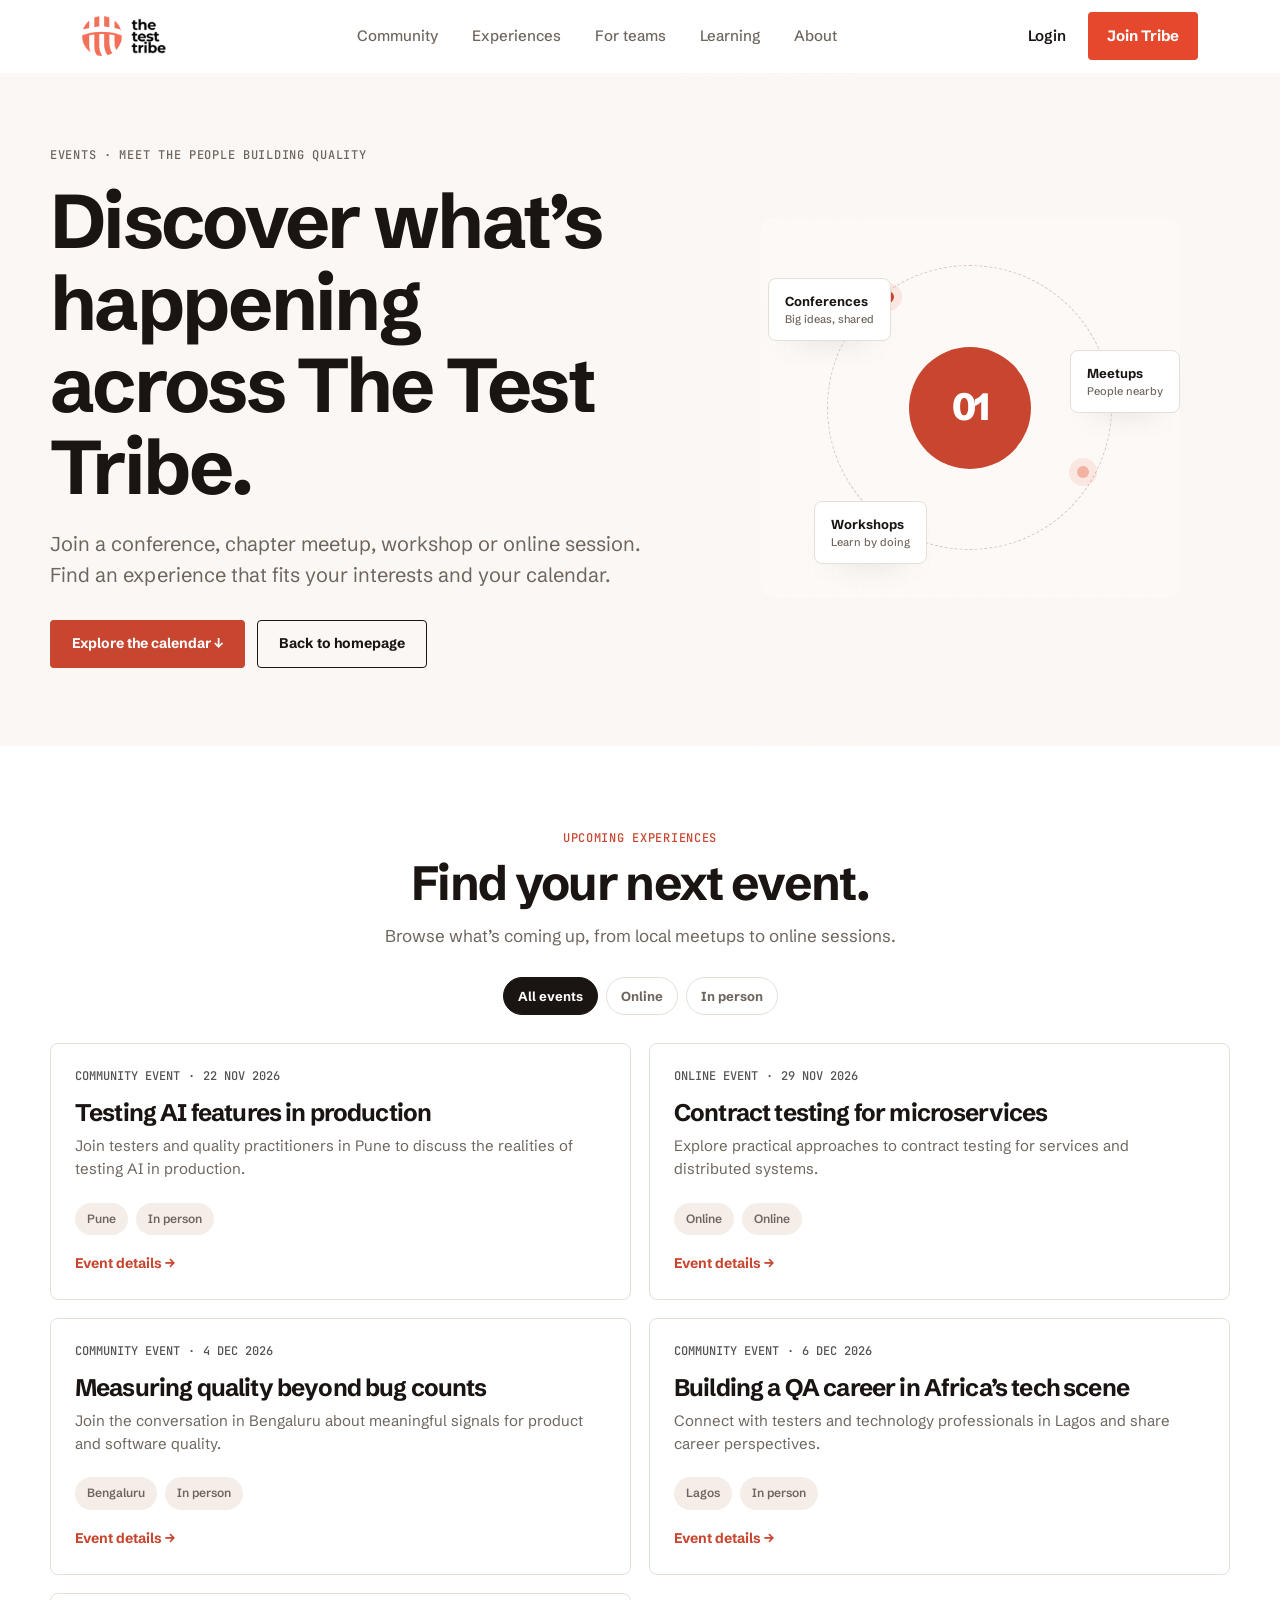
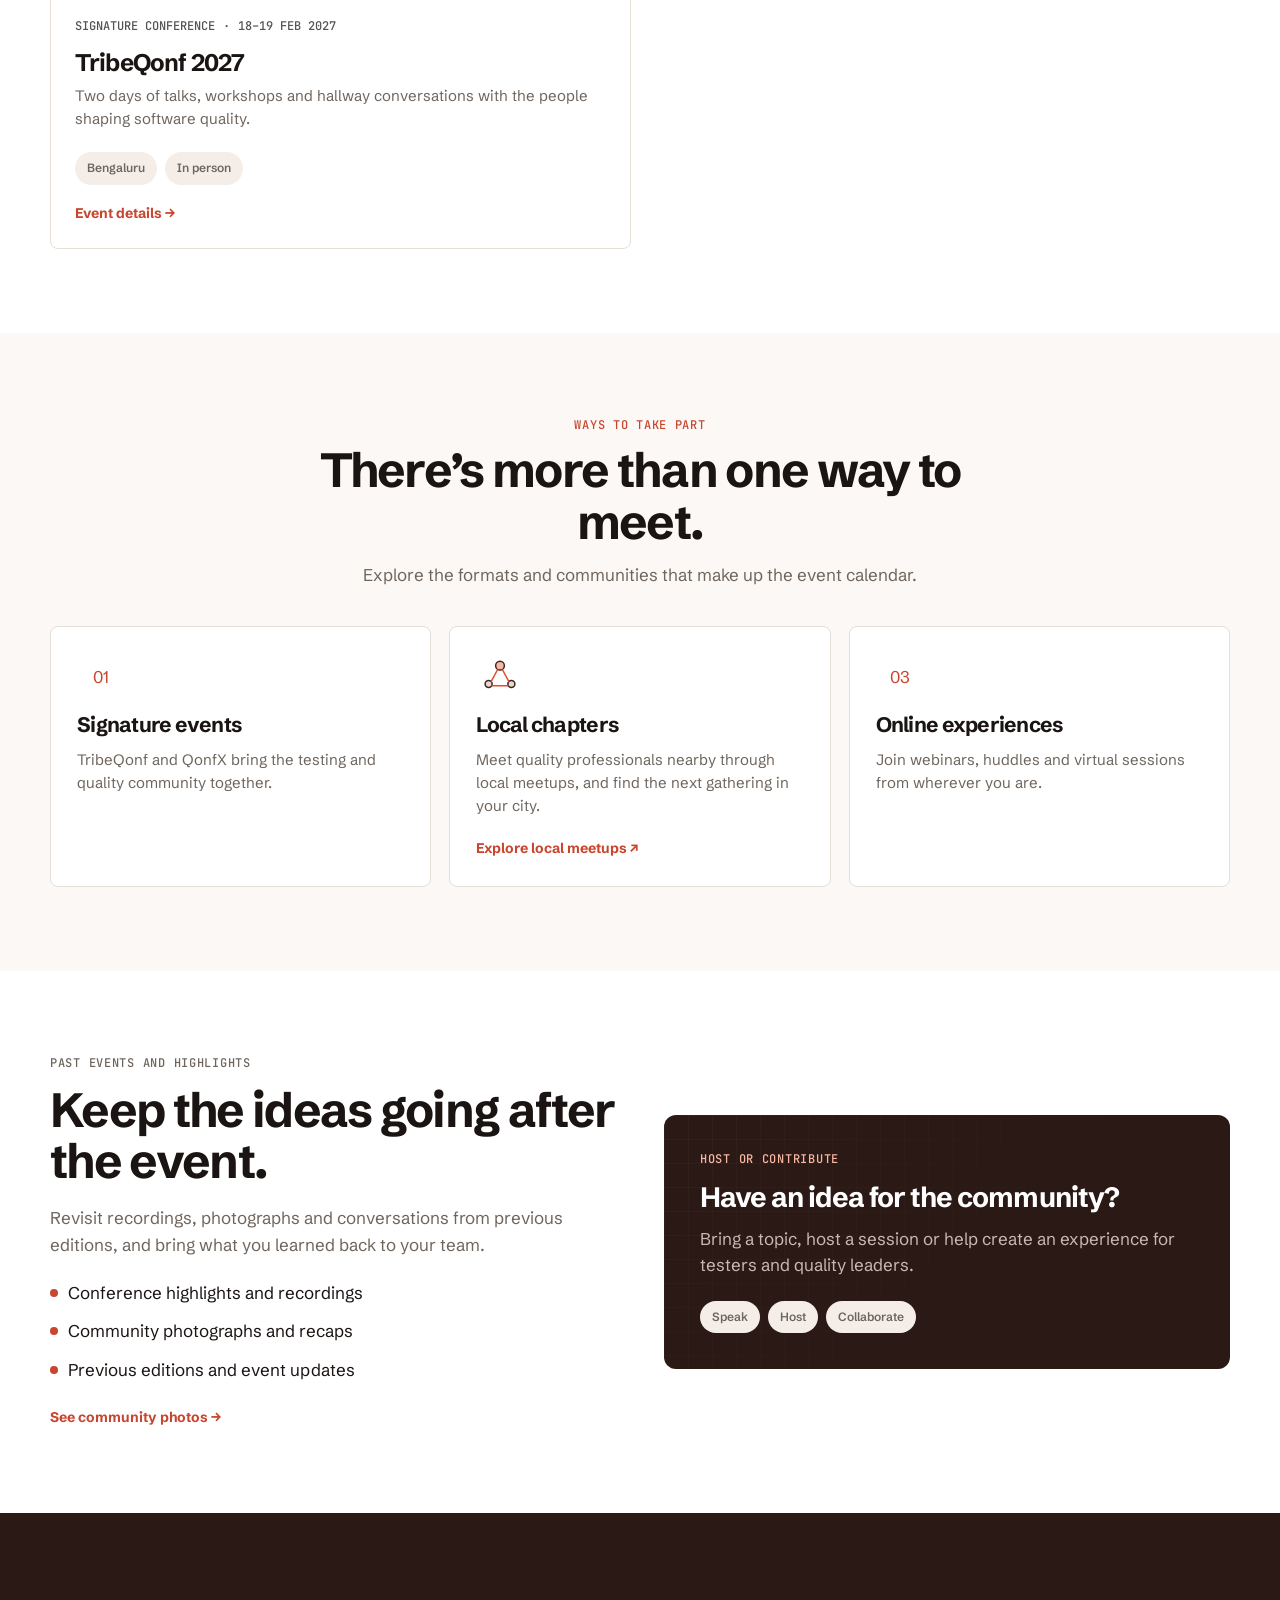
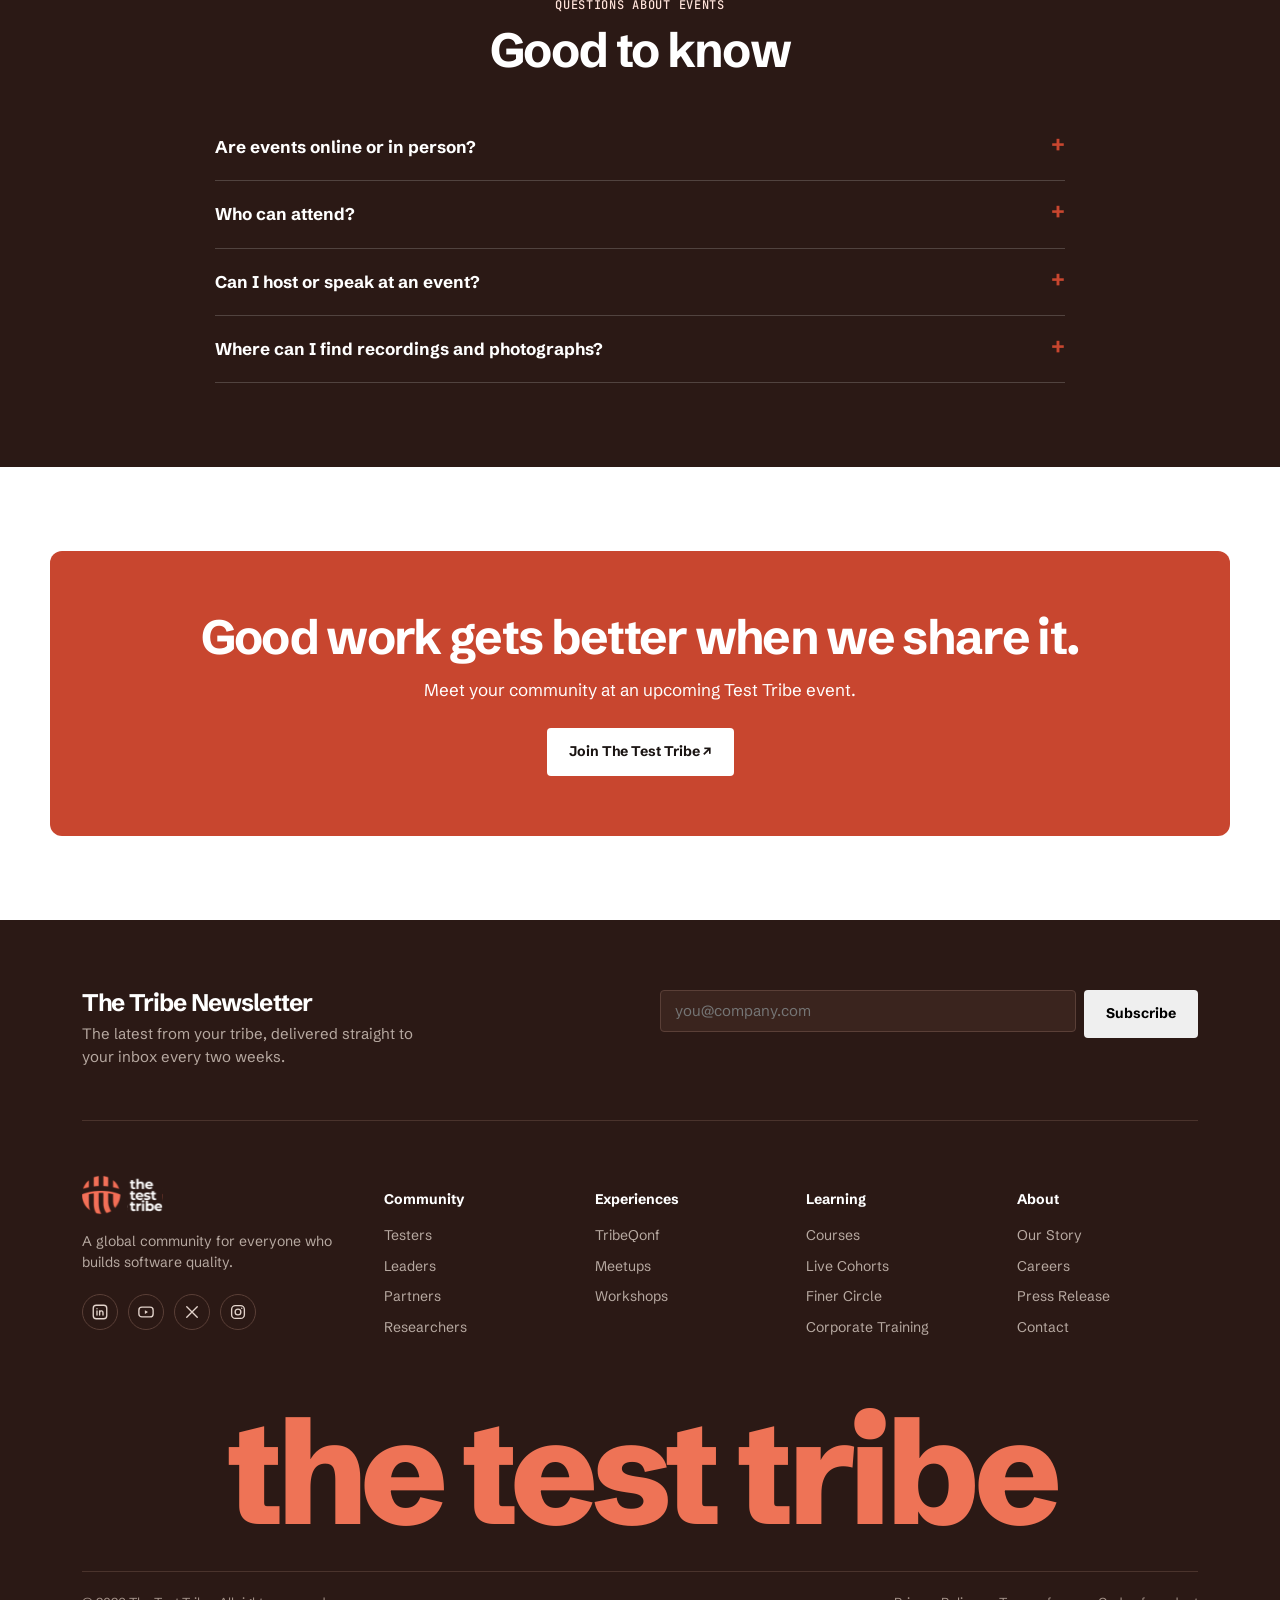
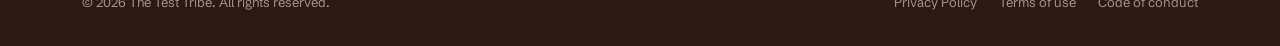
<file: events.html>
<!doctype html><html lang="en"><head><meta charset="utf-8"><meta name="viewport" content="width=device-width,initial-scale=1"><title>Events | The Test Tribe</title><link rel="stylesheet" href="the-test-tribe-tokens.css"><link rel="stylesheet" href="site-pages.css">
<link rel="stylesheet" href="site-components.css"><link rel="preconnect" href="https://fonts.googleapis.com"><link rel="preconnect" href="https://fonts.gstatic.com" crossorigin><link href="https://fonts.googleapis.com/css2?family=Schibsted+Grotesk:wght@400;500;600;700;800&family=JetBrains+Mono:wght@400;500&display=swap" rel="stylesheet"></head><body>
<tribe-site-nav></tribe-site-nav>
<main><section class="hero"><div class="wrap hero-grid"><div class="hero-copy"><div class="eyebrow">Events · Meet the people building quality</div><h1>Discover what’s happening across The Test Tribe.</h1><p>Join a conference, chapter meetup, workshop or online session. Find an experience that fits your interests and your calendar.</p><div class="hero-actions"><a class="btn btn-primary" href="#calendar">Explore the calendar ↓</a><a class="btn btn-outline" href="the-test-tribe-home-5-illustrated.html">Back to homepage</a></div></div><div class="hero-art" aria-hidden="true"><div class="art-panel"><div class="orbit"><div class="orbit-core">01</div></div><div class="float-card one">Conferences<small>Big ideas, shared</small></div><div class="float-card two">Meetups<small>People nearby</small></div><div class="float-card three">Workshops<small>Learn by doing</small></div></div></div></div></section>
<section class="section" id="calendar"><div class="wrap"><div class="section-heading"><div class="eyebrow">Upcoming experiences</div><h2>Find your next event.</h2><p>Browse what’s coming up, from local meetups to online sessions.</p></div><tribe-upcoming-events></tribe-upcoming-events></div></section>
<section class="section section-soft"><div class="wrap"><div class="section-heading"><div class="eyebrow">Ways to take part</div><h2>There’s more than one way to meet.</h2><p>Explore the formats and communities that make up the event calendar.</p></div><div class="cards"><article class="card"><div class="icon-box">01</div><h3>Signature events</h3><p>TribeQonf and QonfX bring the testing and quality community together.</p></article><tribe-chapter-card compact></tribe-chapter-card><article class="card"><div class="icon-box">03</div><h3>Online experiences</h3><p>Join webinars, huddles and virtual sessions from wherever you are.</p></article></div></div></section>
<section class="section"><div class="wrap split"><div><div class="eyebrow">Past events and highlights</div><h2>Keep the ideas going after the event.</h2><p>Revisit recordings, photographs and conversations from previous editions, and bring what you learned back to your team.</p><ul class="bullet-list"><li>Conference highlights and recordings</li><li>Community photographs and recaps</li><li>Previous editions and event updates</li></ul><a class="card-link" href="the-test-tribe-home-5-illustrated.html#gallery">See community photos →</a></div><div class="feature-panel"><div class="eyebrow" style="color:#F6B7A3">Host or contribute</div><h3>Have an idea for the community?</h3><p>Bring a topic, host a session or help create an experience for testers and quality leaders.</p><div class="pills"><span class="pill">Speak</span><span class="pill">Host</span><span class="pill">Collaborate</span></div></div></div></section>
<section class="section section-dark"><div class="wrap"><div class="section-heading"><div class="eyebrow">Questions about events</div><h2>Good to know</h2></div><tribe-page-faq page="events"></tribe-page-faq></div></section>
<section class="section"><div class="wrap"><div class="cta-band"><h2>Good work gets better when we share it.</h2><p>Meet your community at an upcoming Test Tribe event.</p><a class="btn btn-light" href="the-test-tribe-home-5-illustrated.html#join">Join The Test Tribe ↗</a></div></div></section></main>
<tribe-site-footer></tribe-site-footer><script src="site-components.js"></script><script src="site-pages.js"></script></body></html>
</file>
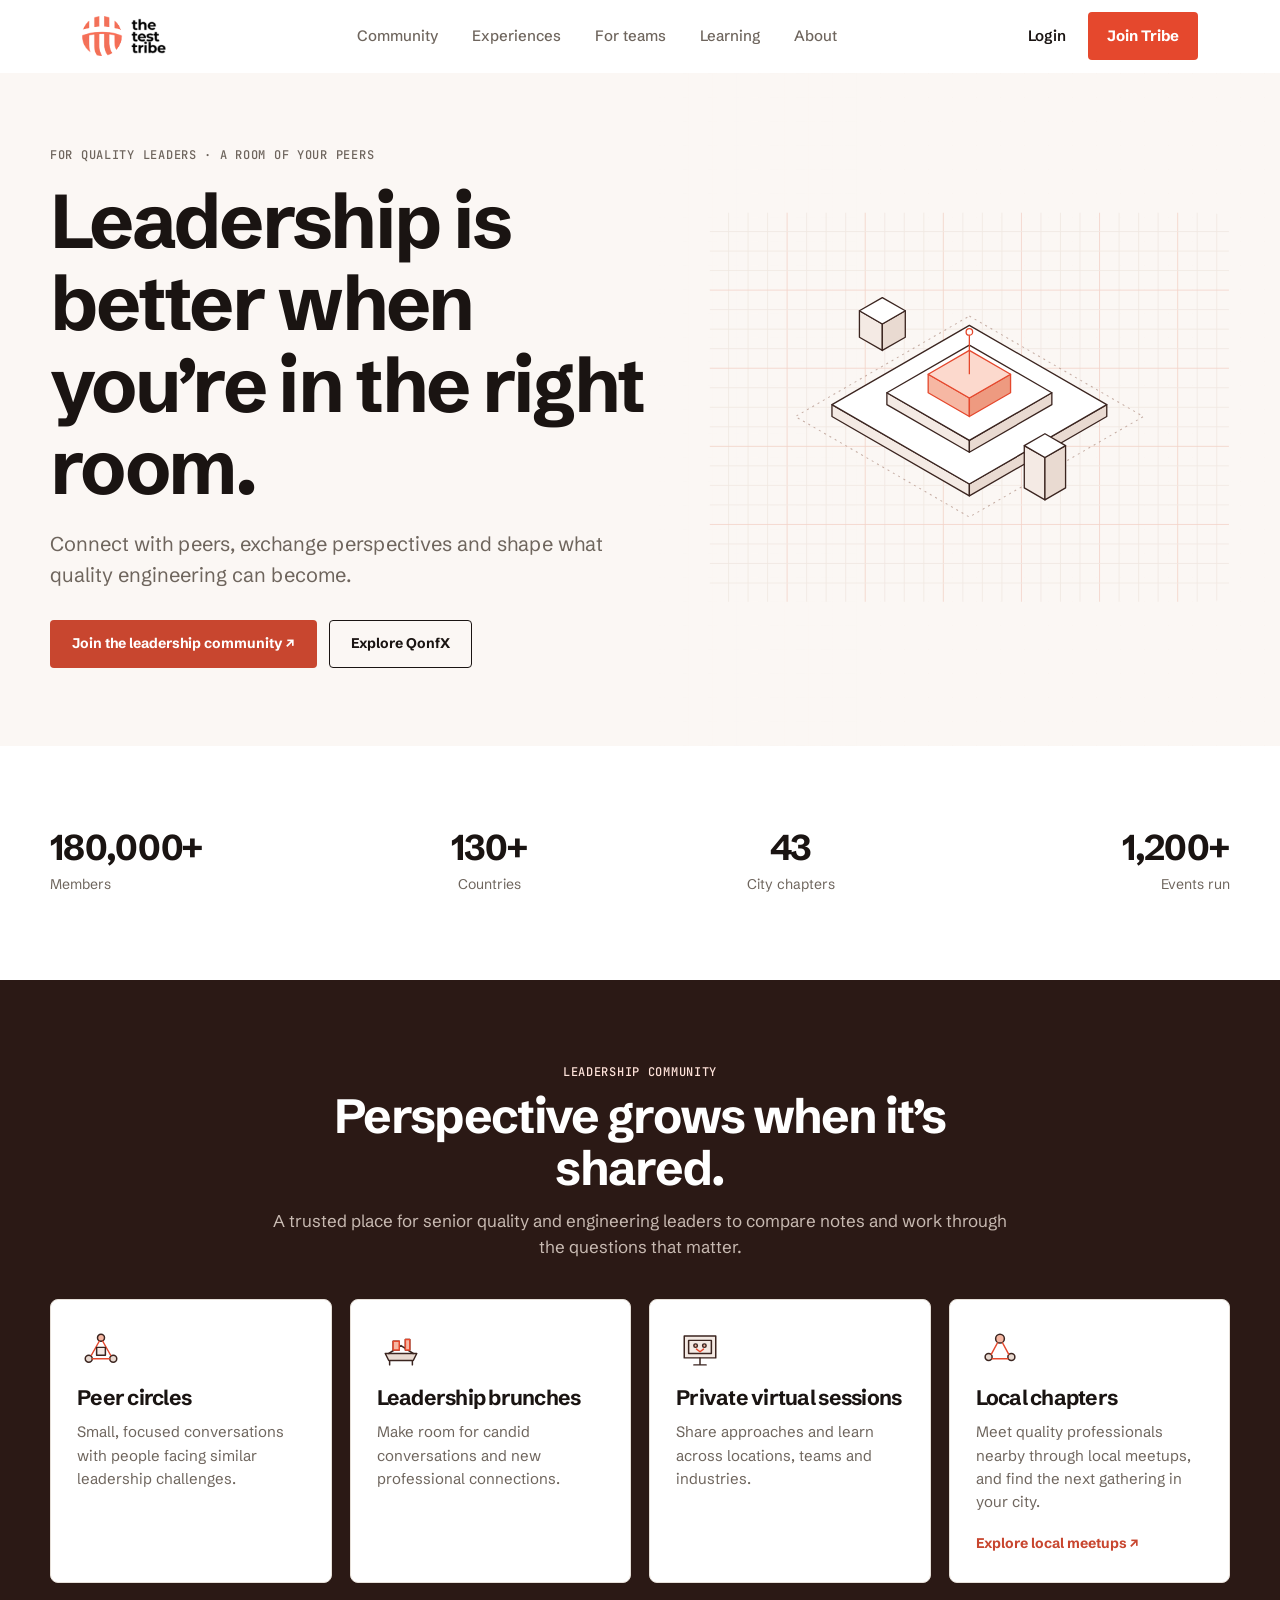
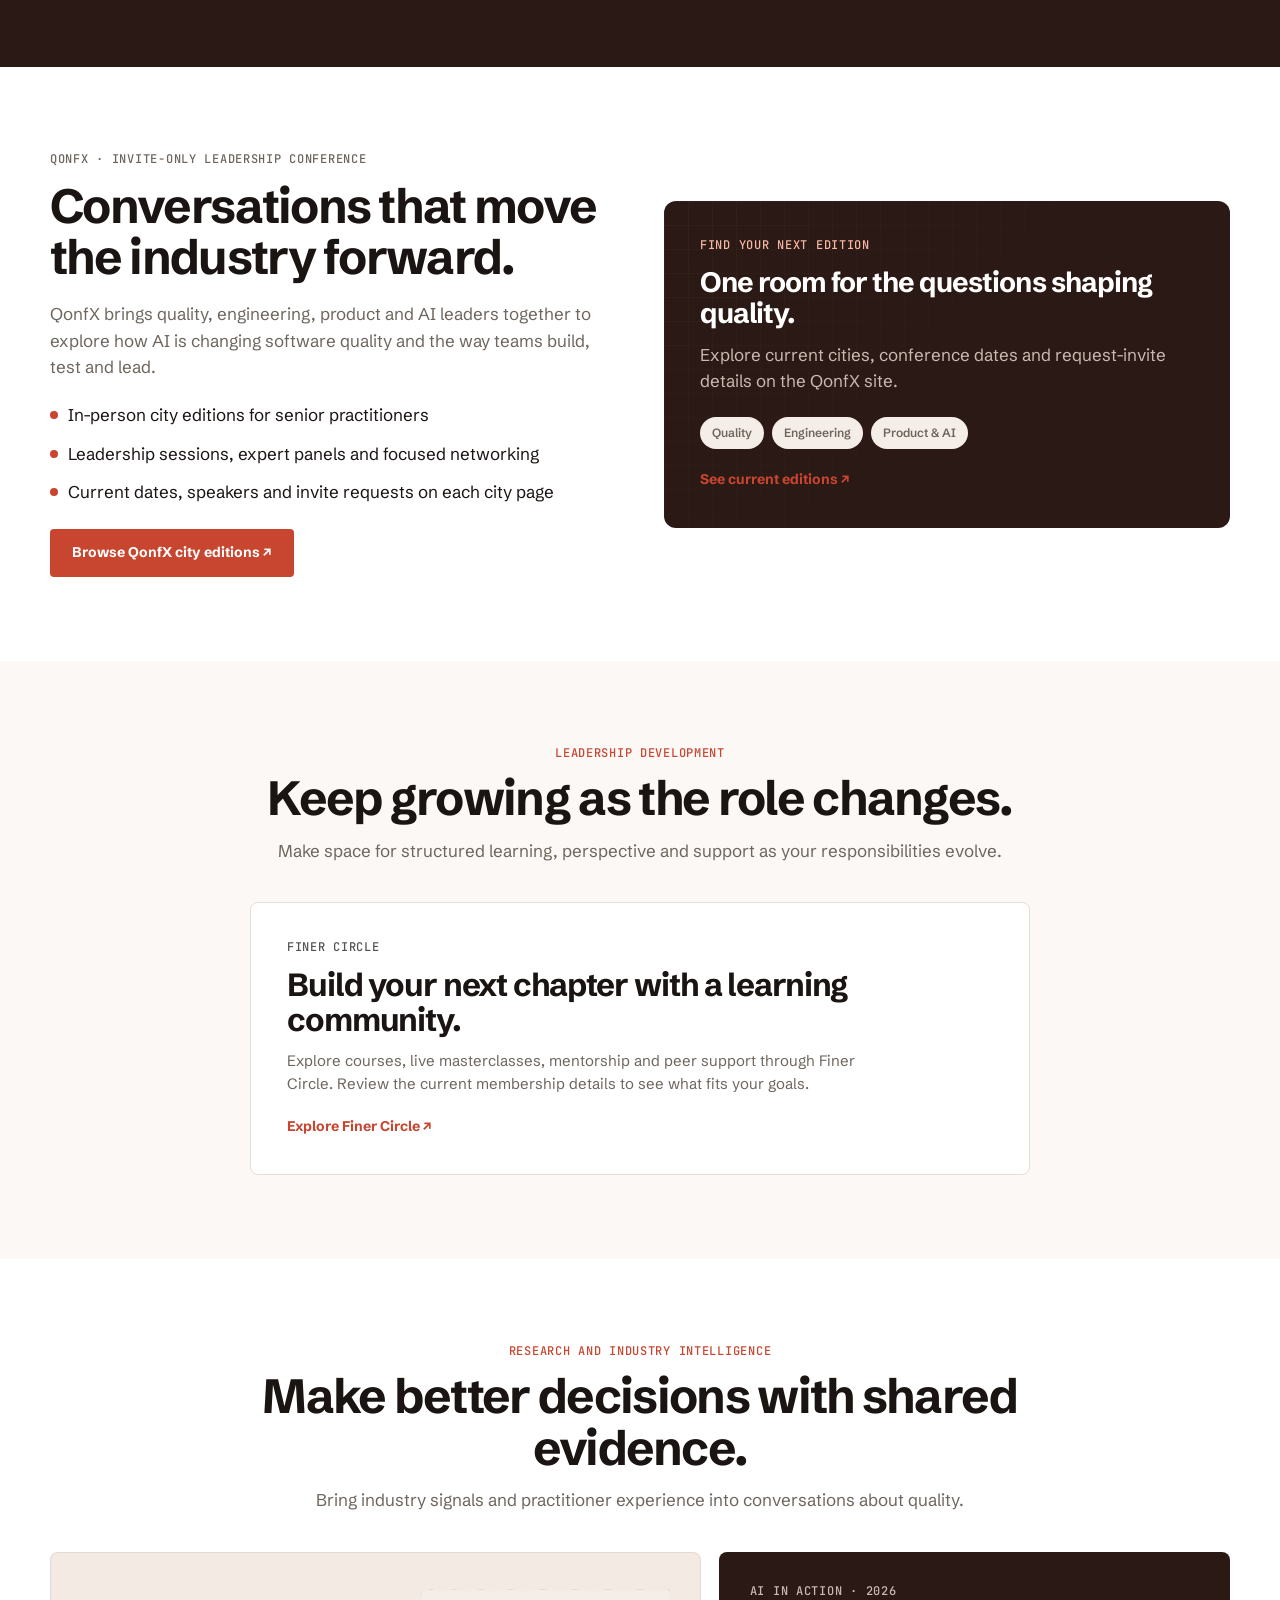
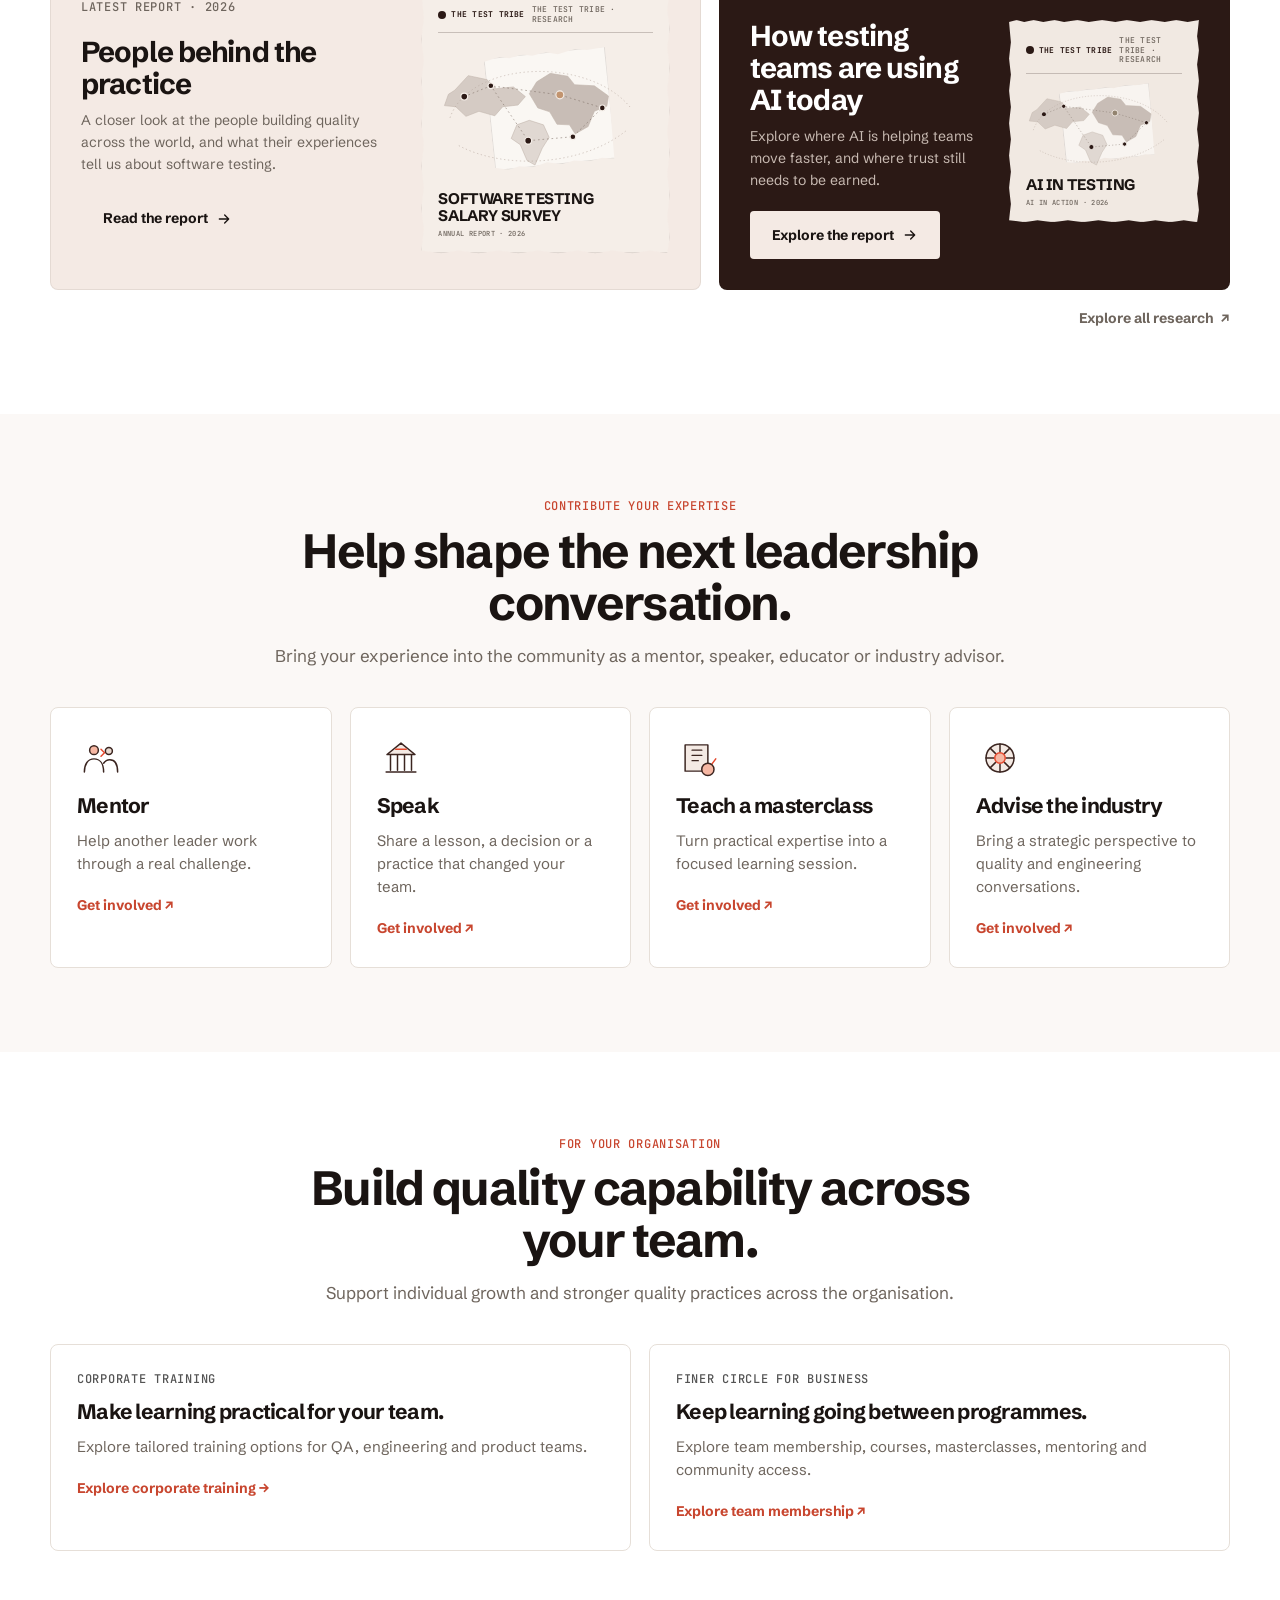
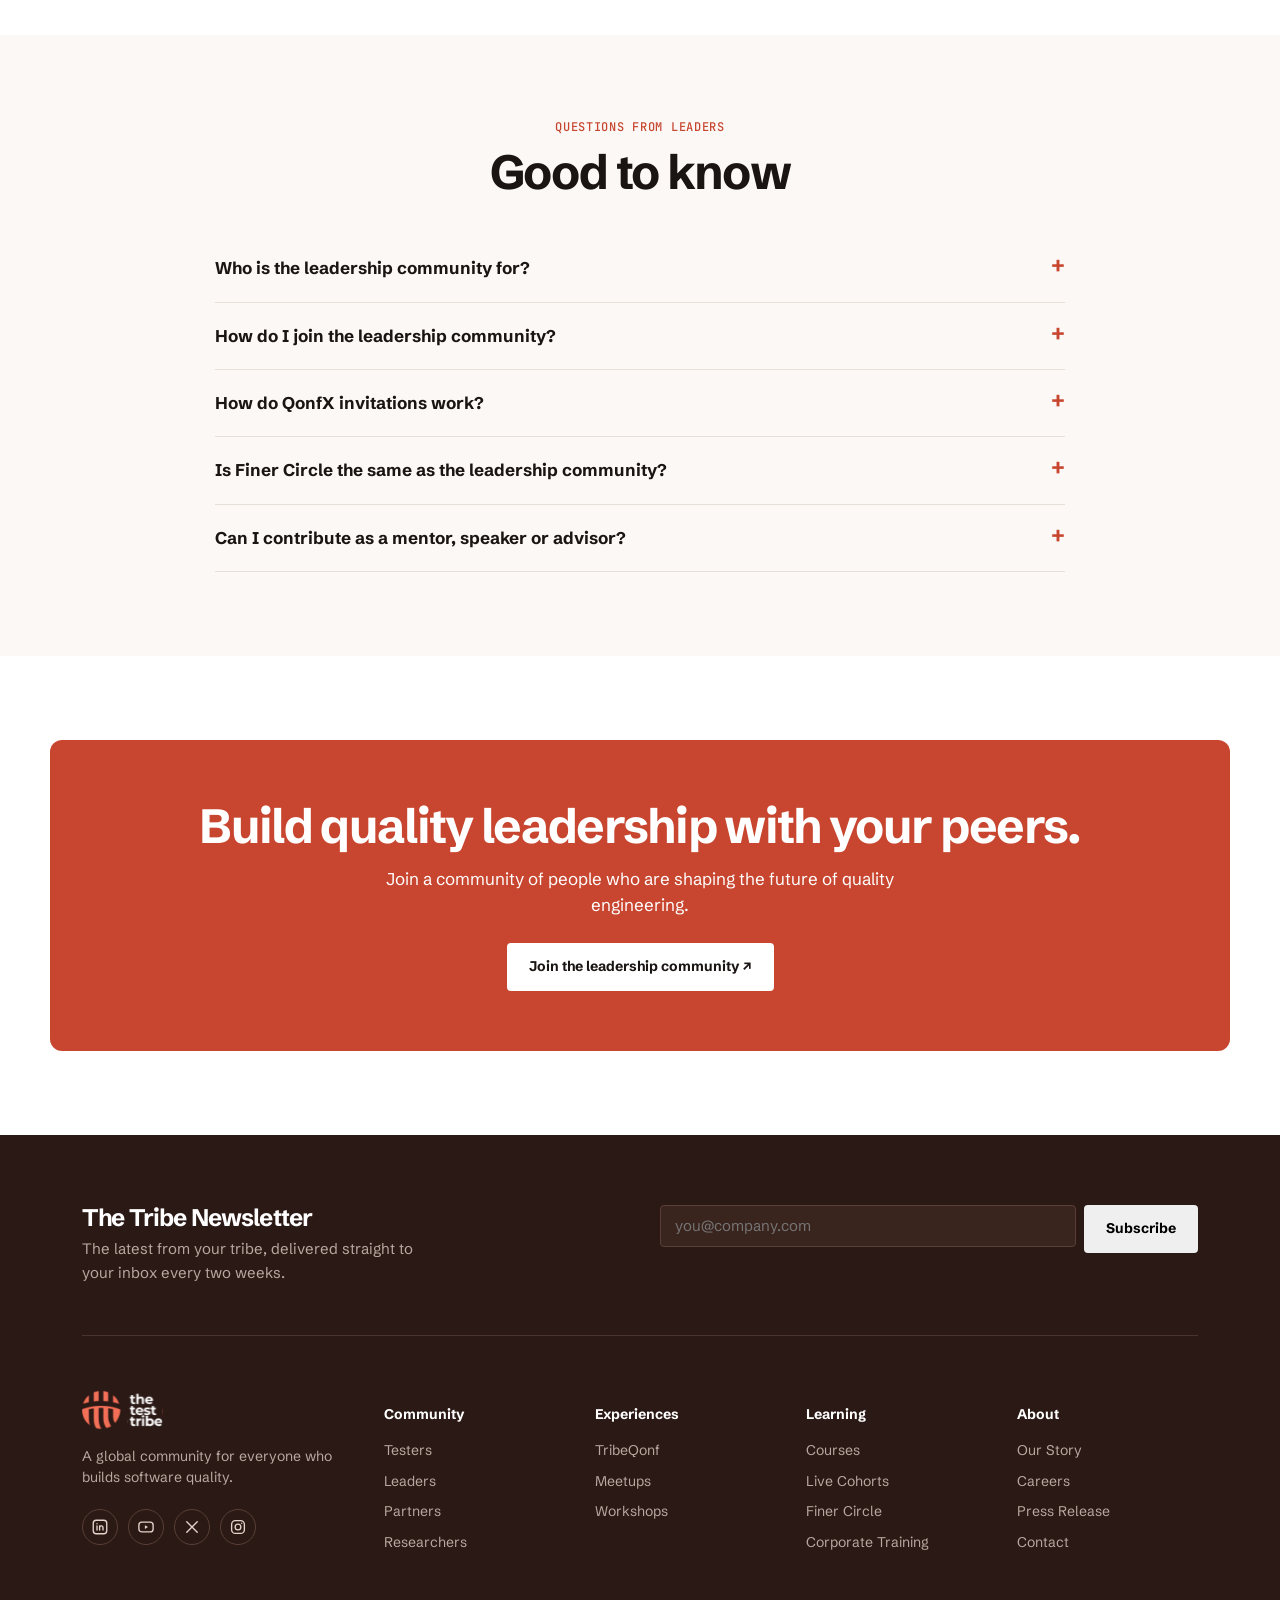
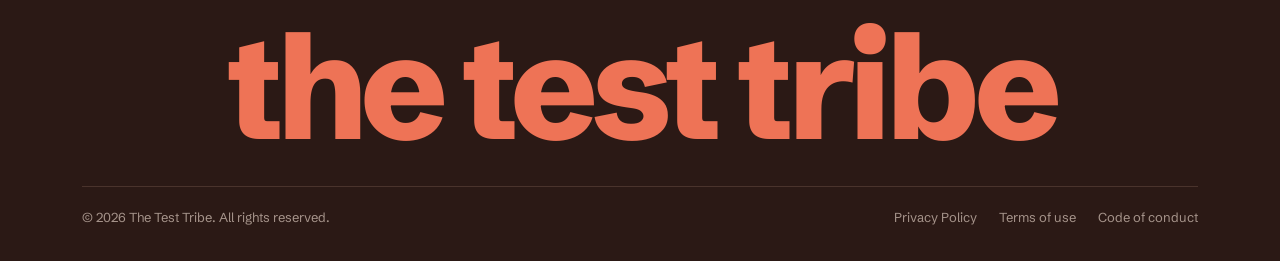
<file: leaders.html>
<!doctype html><html lang="en"><head><meta charset="utf-8"><meta name="viewport" content="width=device-width,initial-scale=1"><title>Quality Leaders | The Test Tribe</title><link rel="stylesheet" href="the-test-tribe-tokens.css"><link rel="stylesheet" href="site-pages.css">
<link rel="stylesheet" href="site-components.css"><link rel="preconnect" href="https://fonts.googleapis.com"><link rel="preconnect" href="https://fonts.gstatic.com" crossorigin><link href="https://fonts.googleapis.com/css2?family=Schibsted+Grotesk:wght@400;500;600;700;800&family=JetBrains+Mono:wght@400;500&display=swap" rel="stylesheet"></head><body>
<tribe-site-nav></tribe-site-nav>
<main><section class="hero"><div class="wrap hero-grid"><div class="hero-copy"><div class="eyebrow">For quality leaders · A room of your peers</div><h1>Leadership is better when you’re in the right room.</h1><p>Connect with peers, exchange perspectives and shape what quality engineering can become.</p><div class="hero-actions"><a class="btn btn-primary" href="https://www.thetesttribe.com/community/">Join the leadership community ↗</a><a class="btn btn-outline" href="https://www.thetesttribe.com/qonfx/">Explore QonfX</a></div></div><div class="hero-art" aria-hidden="true"><svg class="illo gateway-illustration" aria-hidden="true" viewBox="0 0 640 480" width="640" height="480"><style>
.flow{animation:tt-flow 1.6s linear infinite}
@keyframes tt-flow{to{stroke-dashoffset:-12}}
.pulse{animation:tt-pulse 2.8s ease-in-out infinite}
@keyframes tt-pulse{50%{opacity:.55}}
.bob{animation:tt-bob 3.2s ease-in-out infinite}
@keyframes tt-bob{50%{transform:translateY(-7px)}}
.ghost{animation:tt-ghost 3.6s ease-in-out infinite}
@keyframes tt-ghost{0%,30%{opacity:0}60%,100%{opacity:1}}
.blink{animation:tt-blink 2.4s steps(1) infinite}
@keyframes tt-blink{50%{opacity:0}}
.rise{transform-box:fill-box;transform-origin:bottom;animation:tt-rise 4s ease-in-out infinite}
@keyframes tt-rise{0%,100%{transform:scaleY(1)}50%{transform:scaleY(1.08)}}
@media (prefers-reduced-motion:reduce){.flow,.pulse,.bob,.ghost,.blink,.rise{animation:none}}
</style><defs><clipPath id="cpilloleaders"><rect x="1" y="1" width="638" height="478" rx="22"/></clipPath></defs><g clip-path="url(#cpilloleaders)"><line x1="0" y1="0" x2="0" y2="480" stroke="#F3D3C8" stroke-width="1"/><line x1="24" y1="0" x2="24" y2="480" stroke="#F1E8E2" stroke-width="1"/><line x1="48" y1="0" x2="48" y2="480" stroke="#F1E8E2" stroke-width="1"/><line x1="72" y1="0" x2="72" y2="480" stroke="#F1E8E2" stroke-width="1"/><line x1="96" y1="0" x2="96" y2="480" stroke="#F3D3C8" stroke-width="1"/><line x1="120" y1="0" x2="120" y2="480" stroke="#F1E8E2" stroke-width="1"/><line x1="144" y1="0" x2="144" y2="480" stroke="#F1E8E2" stroke-width="1"/><line x1="168" y1="0" x2="168" y2="480" stroke="#F1E8E2" stroke-width="1"/><line x1="192" y1="0" x2="192" y2="480" stroke="#F3D3C8" stroke-width="1"/><line x1="216" y1="0" x2="216" y2="480" stroke="#F1E8E2" stroke-width="1"/><line x1="240" y1="0" x2="240" y2="480" stroke="#F1E8E2" stroke-width="1"/><line x1="264" y1="0" x2="264" y2="480" stroke="#F1E8E2" stroke-width="1"/><line x1="288" y1="0" x2="288" y2="480" stroke="#F3D3C8" stroke-width="1"/><line x1="312" y1="0" x2="312" y2="480" stroke="#F1E8E2" stroke-width="1"/><line x1="336" y1="0" x2="336" y2="480" stroke="#F1E8E2" stroke-width="1"/><line x1="360" y1="0" x2="360" y2="480" stroke="#F1E8E2" stroke-width="1"/><line x1="384" y1="0" x2="384" y2="480" stroke="#F3D3C8" stroke-width="1"/><line x1="408" y1="0" x2="408" y2="480" stroke="#F1E8E2" stroke-width="1"/><line x1="432" y1="0" x2="432" y2="480" stroke="#F1E8E2" stroke-width="1"/><line x1="456" y1="0" x2="456" y2="480" stroke="#F1E8E2" stroke-width="1"/><line x1="480" y1="0" x2="480" y2="480" stroke="#F3D3C8" stroke-width="1"/><line x1="504" y1="0" x2="504" y2="480" stroke="#F1E8E2" stroke-width="1"/><line x1="528" y1="0" x2="528" y2="480" stroke="#F1E8E2" stroke-width="1"/><line x1="552" y1="0" x2="552" y2="480" stroke="#F1E8E2" stroke-width="1"/><line x1="576" y1="0" x2="576" y2="480" stroke="#F3D3C8" stroke-width="1"/><line x1="600" y1="0" x2="600" y2="480" stroke="#F1E8E2" stroke-width="1"/><line x1="624" y1="0" x2="624" y2="480" stroke="#F1E8E2" stroke-width="1"/><line x1="0" y1="0" x2="640" y2="0" stroke="#F3D3C8" stroke-width="1"/><line x1="0" y1="24" x2="640" y2="24" stroke="#F1E8E2" stroke-width="1"/><line x1="0" y1="48" x2="640" y2="48" stroke="#F1E8E2" stroke-width="1"/><line x1="0" y1="72" x2="640" y2="72" stroke="#F1E8E2" stroke-width="1"/><line x1="0" y1="96" x2="640" y2="96" stroke="#F3D3C8" stroke-width="1"/><line x1="0" y1="120" x2="640" y2="120" stroke="#F1E8E2" stroke-width="1"/><line x1="0" y1="144" x2="640" y2="144" stroke="#F1E8E2" stroke-width="1"/><line x1="0" y1="168" x2="640" y2="168" stroke="#F1E8E2" stroke-width="1"/><line x1="0" y1="192" x2="640" y2="192" stroke="#F3D3C8" stroke-width="1"/><line x1="0" y1="216" x2="640" y2="216" stroke="#F1E8E2" stroke-width="1"/><line x1="0" y1="240" x2="640" y2="240" stroke="#F1E8E2" stroke-width="1"/><line x1="0" y1="264" x2="640" y2="264" stroke="#F1E8E2" stroke-width="1"/><line x1="0" y1="288" x2="640" y2="288" stroke="#F3D3C8" stroke-width="1"/><line x1="0" y1="312" x2="640" y2="312" stroke="#F1E8E2" stroke-width="1"/><line x1="0" y1="336" x2="640" y2="336" stroke="#F1E8E2" stroke-width="1"/><line x1="0" y1="360" x2="640" y2="360" stroke="#F1E8E2" stroke-width="1"/><line x1="0" y1="384" x2="640" y2="384" stroke="#F3D3C8" stroke-width="1"/><line x1="0" y1="408" x2="640" y2="408" stroke="#F1E8E2" stroke-width="1"/><line x1="0" y1="432" x2="640" y2="432" stroke="#F1E8E2" stroke-width="1"/><line x1="0" y1="456" x2="640" y2="456" stroke="#F1E8E2" stroke-width="1"/><line x1="0" y1="480" x2="640" y2="480" stroke="#F3D3C8" stroke-width="1"/></g><g transform="translate(320.0,153.9) scale(1.250)"><polygon points="0.0,-20.8 171.1,78.0 0.0,176.8 -171.1,78.0" fill="none" stroke="#B89C90" stroke-width="1" stroke-dasharray="2 4" opacity=".8"/><g><polygon points="-108.1,0.0 -85.6,13.0 -85.6,-13.0 -108.1,-26.0" fill="#F4EAE4" stroke="#3B2520" stroke-width="1.3" stroke-linejoin="round"/><polygon points="-63.0,0.0 -85.6,13.0 -85.6,-13.0 -63.0,-26.0" fill="#E9DAD1" stroke="#3B2520" stroke-width="1.3" stroke-linejoin="round"/><polygon points="-85.6,-39.0 -63.0,-26.0 -85.6,-13.0 -108.1,-26.0" fill="#FFFFFF" stroke="#3B2520" stroke-width="1.3" stroke-linejoin="round"/></g><g><polygon points="-135.1,78.0 0.0,156.0 0.0,144.3 -135.1,66.3" fill="#F4EAE4" stroke="#3B2520" stroke-width="1.3" stroke-linejoin="round"/><polygon points="135.1,78.0 0.0,156.0 0.0,144.3 135.1,66.3" fill="#E9DAD1" stroke="#3B2520" stroke-width="1.3" stroke-linejoin="round"/><polygon points="0.0,-11.7 135.1,66.3 0.0,144.3 -135.1,66.3" fill="#FFFFFF" stroke="#3B2520" stroke-width="1.3" stroke-linejoin="round"/></g><g><polygon points="54.0,148.2 74.3,159.9 74.3,118.3 54.0,106.6" fill="#F4EAE4" stroke="#3B2520" stroke-width="1.3" stroke-linejoin="round"/><polygon points="94.6,148.2 74.3,159.9 74.3,118.3 94.6,106.6" fill="#E9DAD1" stroke="#3B2520" stroke-width="1.3" stroke-linejoin="round"/><polygon points="74.3,94.9 94.6,106.6 74.3,118.3 54.0,106.6" fill="#FFFFFF" stroke="#3B2520" stroke-width="1.3" stroke-linejoin="round"/></g><g><polygon points="-81.1,66.3 0.0,113.1 0.0,101.4 -81.1,54.6" fill="#F4EAE4" stroke="#3B2520" stroke-width="1.3" stroke-linejoin="round"/><polygon points="81.1,66.3 0.0,113.1 0.0,101.4 81.1,54.6" fill="#E9DAD1" stroke="#3B2520" stroke-width="1.3" stroke-linejoin="round"/><polygon points="0.0,7.8 81.1,54.6 0.0,101.4 -81.1,54.6" fill="#FFFFFF" stroke="#3B2520" stroke-width="1.3" stroke-linejoin="round"/></g><g class="bob"><polygon points="-40.5,54.6 0.0,78.0 0.0,59.8 -40.5,36.4" fill="#F6B7A3" stroke="#E5482D" stroke-width="1.3" stroke-linejoin="round"/><polygon points="40.5,54.6 0.0,78.0 0.0,59.8 40.5,36.4" fill="#EE9A80" stroke="#E5482D" stroke-width="1.3" stroke-linejoin="round"/><polygon points="0.0,13.0 40.5,36.4 0.0,59.8 -40.5,36.4" fill="#FCD9CD" stroke="#E5482D" stroke-width="1.3" stroke-linejoin="round"/></g><g class="pin bob"><line x1="0.0" y1="36.4" x2="0.0" y2="-5.2" stroke="#E5482D" stroke-width="1.3"/><circle cx="0.0" cy="-5.2" r="3.2" fill="#fff" stroke="#E5482D" stroke-width="1.3"/></g></g></svg></div></div></section>
<section class="section"><tribe-community-stats class="wrap"></tribe-community-stats></section>
<section class="section section-dark"><div class="wrap"><div class="section-heading"><div class="eyebrow">Leadership community</div><h2>Perspective grows when it’s shared.</h2><p>A trusted place for senior quality and engineering leaders to compare notes and work through the questions that matter.</p></div><div class="cards leader-community-grid"><article class="card"><div class="icon-box"><svg class="gateway-mark" viewBox="0 0 48 48" aria-hidden="true"><g fill="none" stroke="#3B2520" stroke-width="1.7" stroke-linecap="round" stroke-linejoin="round"><circle cx="24" cy="10" r="4" fill="#F6B7A3"/><circle cx="10" cy="34" r="4" fill="#E9DAD1"/><circle cx="38" cy="34" r="4" fill="#E9DAD1"/><path d="m22 14-9 16m13-16 9 16M14 34h20" stroke="#E5482D"/><path d="M19 21h10v9H19z" fill="#F4EAE4"/></g></svg></div><h3>Peer circles</h3><p>Small, focused conversations with people facing similar leadership challenges.</p></article><article class="card"><div class="icon-box"><svg class="gateway-mark" viewBox="0 0 48 48" aria-hidden="true"><g fill="none" stroke="#3B2520" stroke-width="1.7" stroke-linecap="round" stroke-linejoin="round"><path d="M6 28h36l-4 8H10zM11 36v5M37 36v5" fill="#E9DAD1"/><path d="m10 28 14-9 14 9M15 14h7v10h-7zM29 12h5v12h-5z"/><path d="M15 14h7v10h-7zM29 12h5v12h-5z" fill="#F6B7A3" stroke="#E5482D"/></g></svg></div><h3>Leadership brunches</h3><p>Make room for candid conversations and new professional connections.</p></article><article class="card"><div class="icon-box"><svg class="gateway-mark" viewBox="0 0 48 48" aria-hidden="true"><g fill="none" stroke="#3B2520" stroke-width="1.7" stroke-linecap="round" stroke-linejoin="round"><path d="M6 8h36v25H6zM11 13h26v15H11z" fill="#F4EAE4"/><path d="M24 33v7M17 41h14"/><circle cx="19" cy="19" r="2" fill="#F6B7A3"/><circle cx="29" cy="19" r="2" fill="#F6B7A3"/><path d="m20 23 4 3 4-3" stroke="#E5482D"/></g></svg></div><h3>Private virtual sessions</h3><p>Share approaches and learn across locations, teams and industries.</p></article><tribe-chapter-card compact></tribe-chapter-card></div></div></section>
<section class="section"><div class="wrap split"><div><div class="eyebrow">QonfX · Invite-only leadership conference</div><h2>Conversations that move the industry forward.</h2><p>QonfX brings quality, engineering, product and AI leaders together to explore how AI is changing software quality and the way teams build, test and lead.</p><ul class="bullet-list"><li>In-person city editions for senior practitioners</li><li>Leadership sessions, expert panels and focused networking</li><li>Current dates, speakers and invite requests on each city page</li></ul><a class="btn btn-primary" href="https://www.thetesttribe.com/qonfx/">Browse QonfX city editions ↗</a></div><div class="feature-panel"><div class="eyebrow" style="color:#F6B7A3">Find your next edition</div><h3>One room for the questions shaping quality.</h3><p>Explore current cities, conference dates and request-invite details on the QonfX site.</p><div class="pills"><span class="pill">Quality</span><span class="pill">Engineering</span><span class="pill">Product &amp; AI</span></div><a class="card-link" href="https://www.thetesttribe.com/qonfx/">See current editions ↗</a></div></div></section>
<section class="section section-soft"><div class="wrap"><div class="section-heading"><div class="eyebrow">Leadership development</div><h2>Keep growing as the role changes.</h2><p>Make space for structured learning, perspective and support as your responsibilities evolve.</p></div><article class="card leader-finer-card"><div class="eyebrow">Finer Circle</div><h3>Build your next chapter with a learning community.</h3><p>Explore courses, live masterclasses, mentorship and peer support through Finer Circle. Review the current membership details to see what fits your goals.</p><a class="card-link" href="https://www.thetesttribe.com/finer-circle/">Explore Finer Circle ↗</a></article></div></section>
<section class="section"><div class="wrap"><div class="section-heading"><div class="eyebrow">Research and industry intelligence</div><h2>Make better decisions with shared evidence.</h2><p>Bring industry signals and practitioner experience into conversations about quality.</p></div></div><tribe-research-reports compact></tribe-research-reports></section>
<section class="section section-soft"><div class="wrap"><div class="section-heading"><div class="eyebrow">Contribute your expertise</div><h2>Help shape the next leadership conversation.</h2><p>Bring your experience into the community as a mentor, speaker, educator or industry advisor.</p></div><div class="cards leader-contribution-grid"><article class="card"><div class="icon-box"><svg class="gateway-mark" viewBox="0 0 48 48" aria-hidden="true"><g fill="none" stroke="#3B2520" stroke-width="1.7" stroke-linecap="round" stroke-linejoin="round"><circle cx="16" cy="15" r="5" fill="#F6B7A3"/><circle cx="33" cy="16" r="4" fill="#E9DAD1"/><path d="M5 40c0-9 4-15 11-15s11 6 11 15M27 30c2-3 4-4 7-4 6 0 9 5 9 14"/><path d="m24 14 4 4-4 4" stroke="#E5482D"/></g></svg></div><h3>Mentor</h3><p>Help another leader work through a real challenge.</p><a class="card-link" href="https://www.thetesttribe.com/community/">Get involved ↗</a></article><article class="card"><div class="icon-box"><svg class="gateway-mark" viewBox="0 0 48 48" aria-hidden="true"><g fill="none" stroke="#3B2520" stroke-width="1.7" stroke-linecap="round" stroke-linejoin="round"><path d="M8 20h32L24 7zM12 20v18M20 20v18M28 20v18M36 20v18M7 40h34" fill="#F4EAE4"/><path d="M18 14h12" stroke="#E5482D"/></g></svg></div><h3>Speak</h3><p>Share a lesson, a decision or a practice that changed your team.</p><a class="card-link" href="https://www.thetesttribe.com/community/">Get involved ↗</a></article><article class="card"><div class="icon-box"><svg class="gateway-mark" viewBox="0 0 48 48" aria-hidden="true"><g fill="none" stroke="#3B2520" stroke-width="1.7" stroke-linecap="round" stroke-linejoin="round"><path d="M7 9h26v30H7zM15 15h11M15 21h11M15 27h7" fill="#F4EAE4"/><path d="m28 32 5 5 9-12" stroke="#E5482D"/><circle cx="33" cy="37" r="7" fill="#F6B7A3"/></g></svg></div><h3>Teach a masterclass</h3><p>Turn practical expertise into a focused learning session.</p><a class="card-link" href="https://www.thetesttribe.com/community/">Get involved ↗</a></article><article class="card"><div class="icon-box"><svg class="gateway-mark" viewBox="0 0 48 48" aria-hidden="true"><g fill="none" stroke="#3B2520" stroke-width="1.7" stroke-linecap="round" stroke-linejoin="round"><circle cx="24" cy="24" r="16" fill="#F4EAE4"/><path d="M24 8v9m0 14v9M8 24h9m14 0h9M13 13l6 6m10 10 6 6m0-22-6 6m-10 10-6 6"/><circle cx="24" cy="24" r="6" fill="#F6B7A3" stroke="#E5482D"/></g></svg></div><h3>Advise the industry</h3><p>Bring a strategic perspective to quality and engineering conversations.</p><a class="card-link" href="https://www.thetesttribe.com/community/">Get involved ↗</a></article></div></div></section><section class="section"><div class="wrap"><div class="section-heading"><div class="eyebrow">For your organisation</div><h2>Build quality capability across your team.</h2><p>Support individual growth and stronger quality practices across the organisation.</p></div><div class="cards leader-pair-cards"><article class="card"><div class="eyebrow">Corporate Training</div><h3>Make learning practical for your team.</h3><p>Explore tailored training options for QA, engineering and product teams.</p><a class="card-link" href="corporate-training.html">Explore corporate training →</a></article><article class="card"><div class="eyebrow">Finer Circle for Business</div><h3>Keep learning going between programmes.</h3><p>Explore team membership, courses, masterclasses, mentoring and community access.</p><a class="card-link" href="https://www.thetesttribe.com/finer-circle-for-business/">Explore team membership ↗</a></article></div></div></section><section class="section section-soft"><div class="wrap"><div class="section-heading"><div class="eyebrow">Questions from leaders</div><h2>Good to know</h2></div><tribe-page-faq page="leaders"></tribe-page-faq></div></section>
<section class="section" id="join"><div class="wrap"><div class="cta-band"><h2>Build quality leadership with your peers.</h2><p>Join a community of people who are shaping the future of quality engineering.</p><a class="btn btn-light" href="https://www.thetesttribe.com/community/">Join the leadership community ↗</a></div></div></section></main>
<tribe-site-footer></tribe-site-footer><script src="site-components.js"></script><script src="site-pages.js"></script></body></html>
</file>
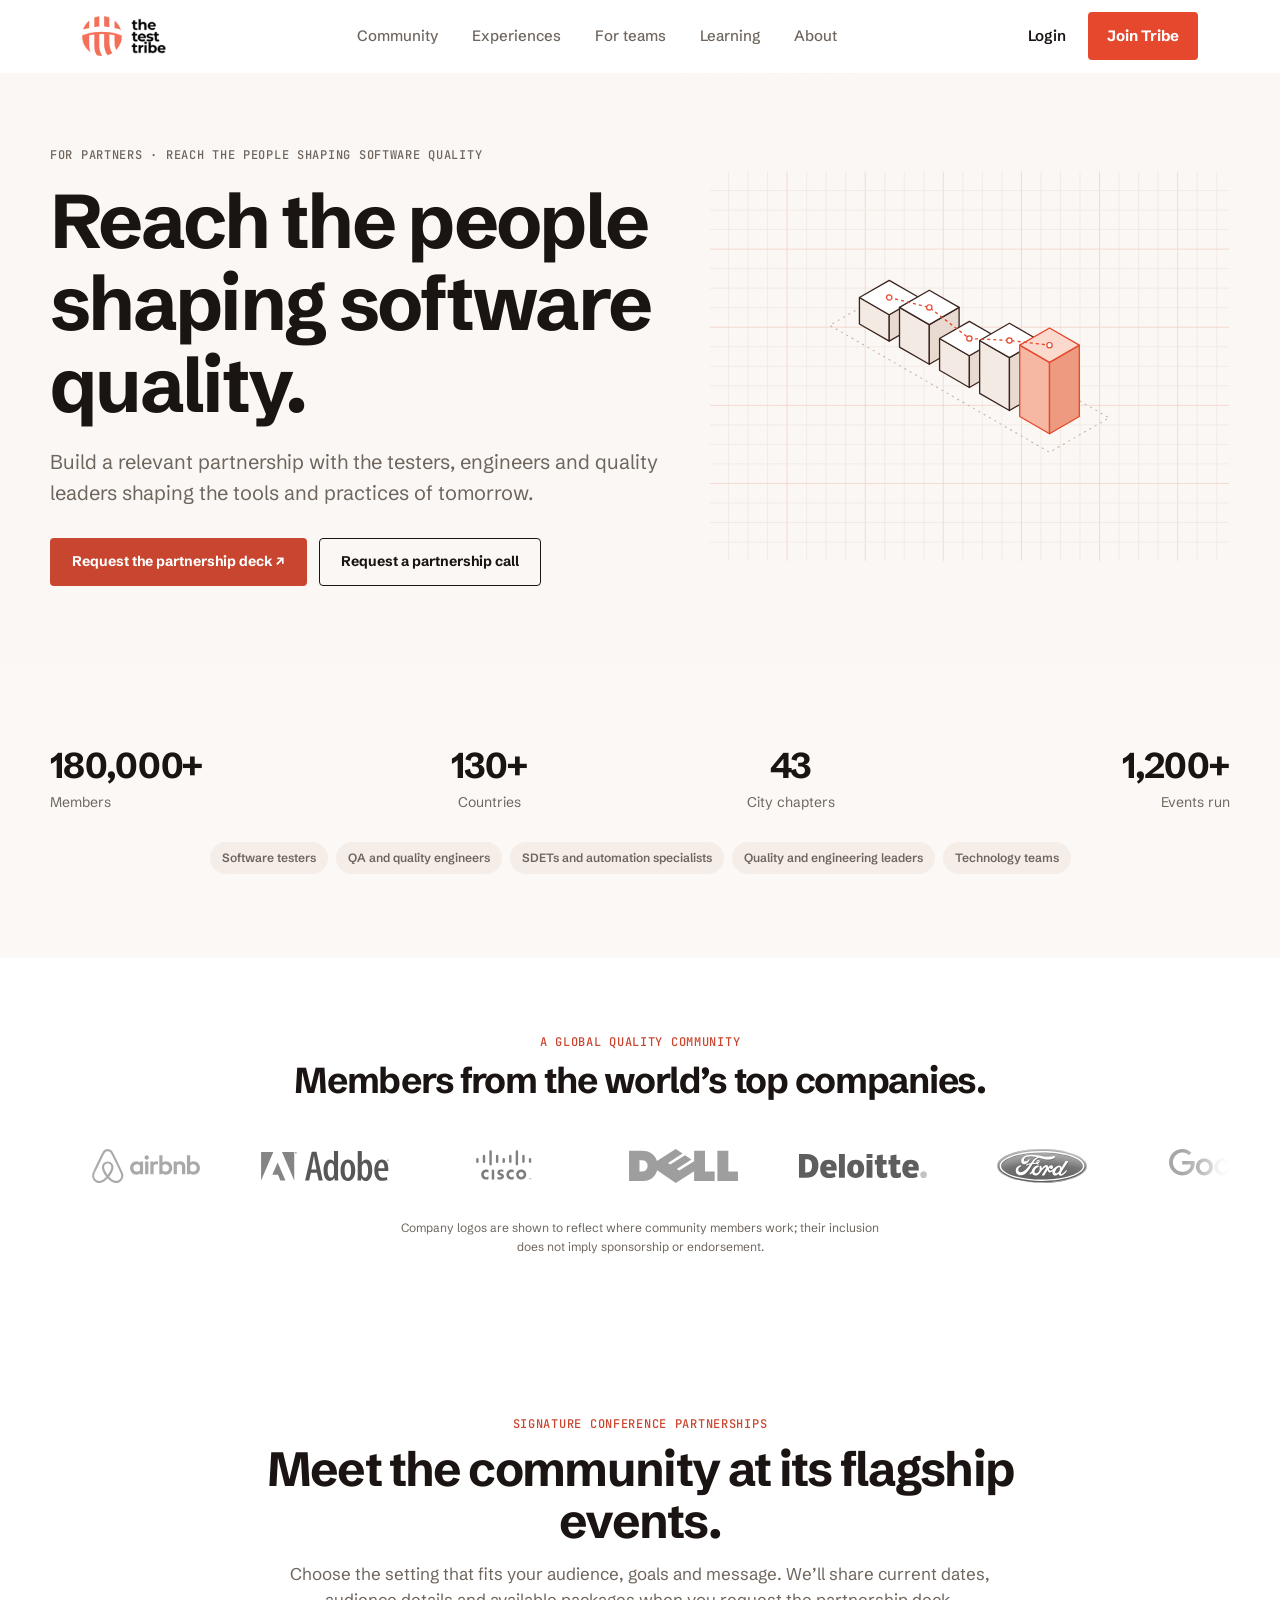
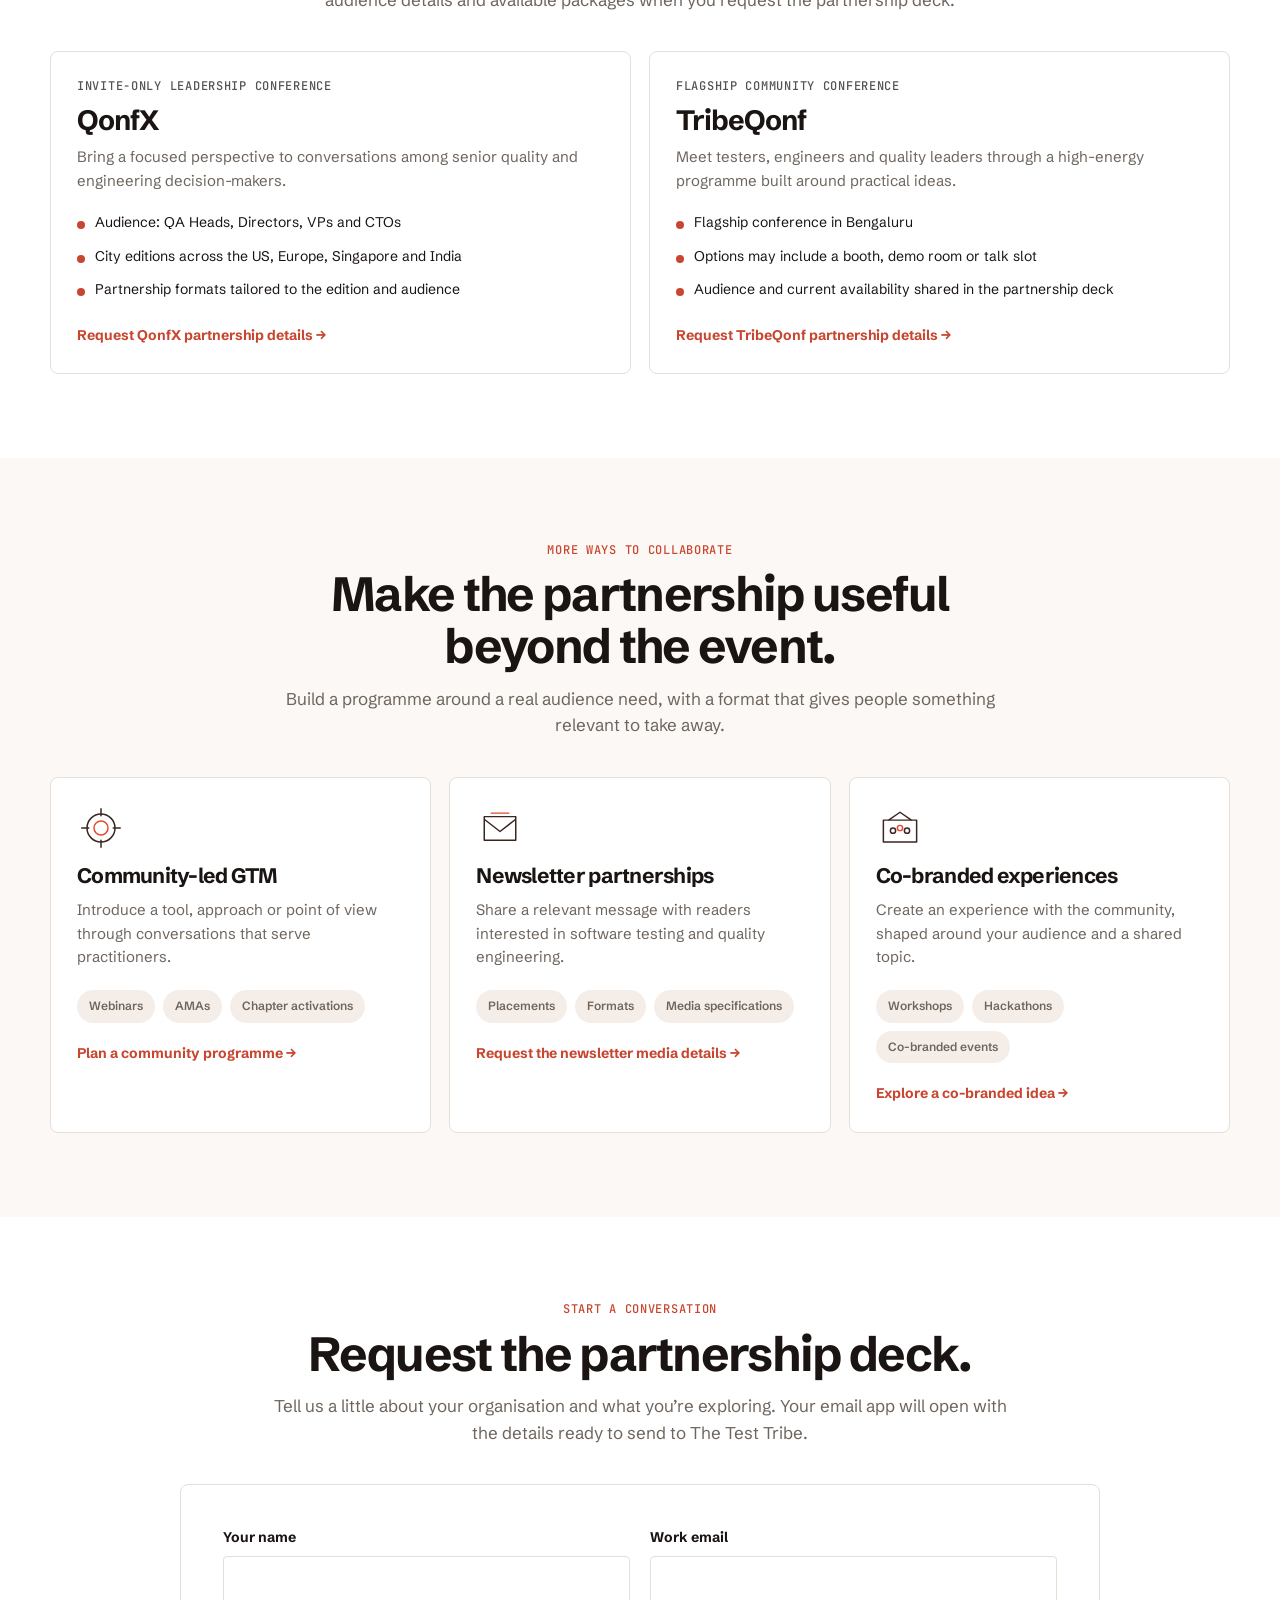
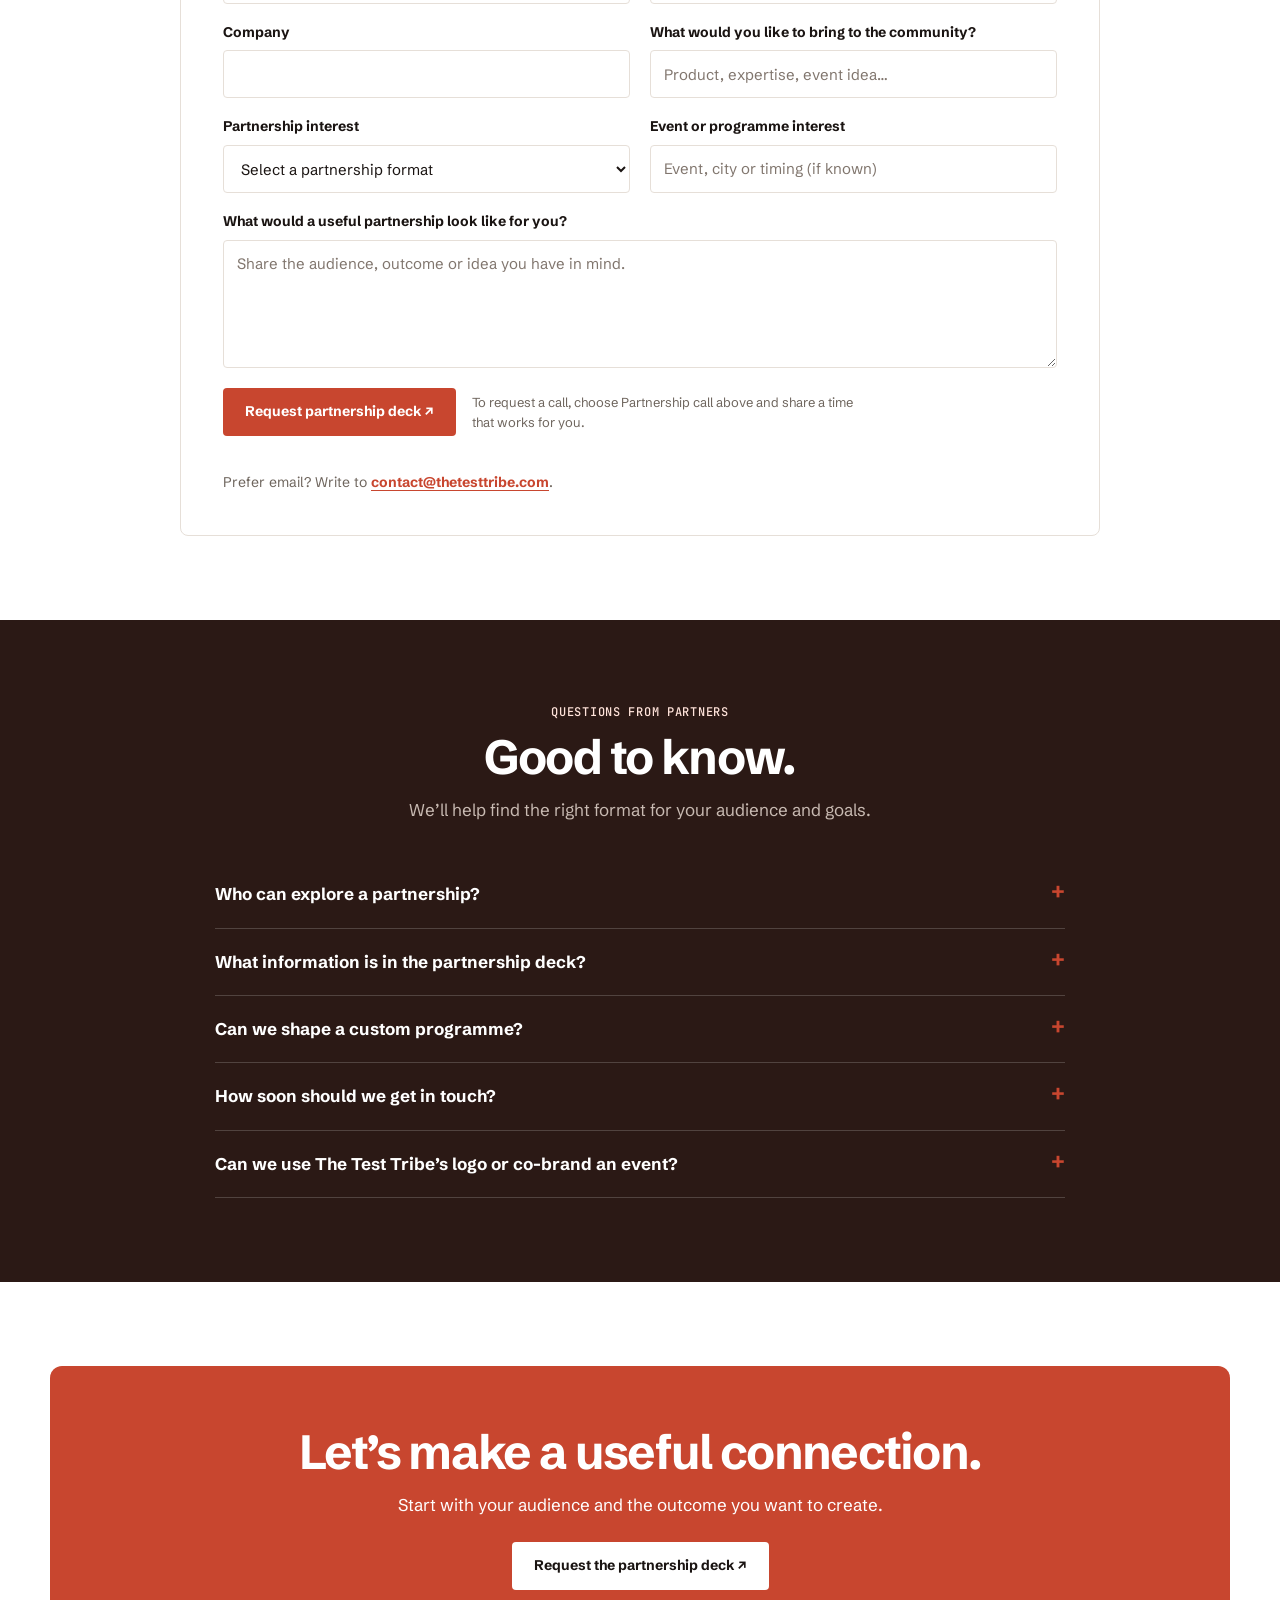
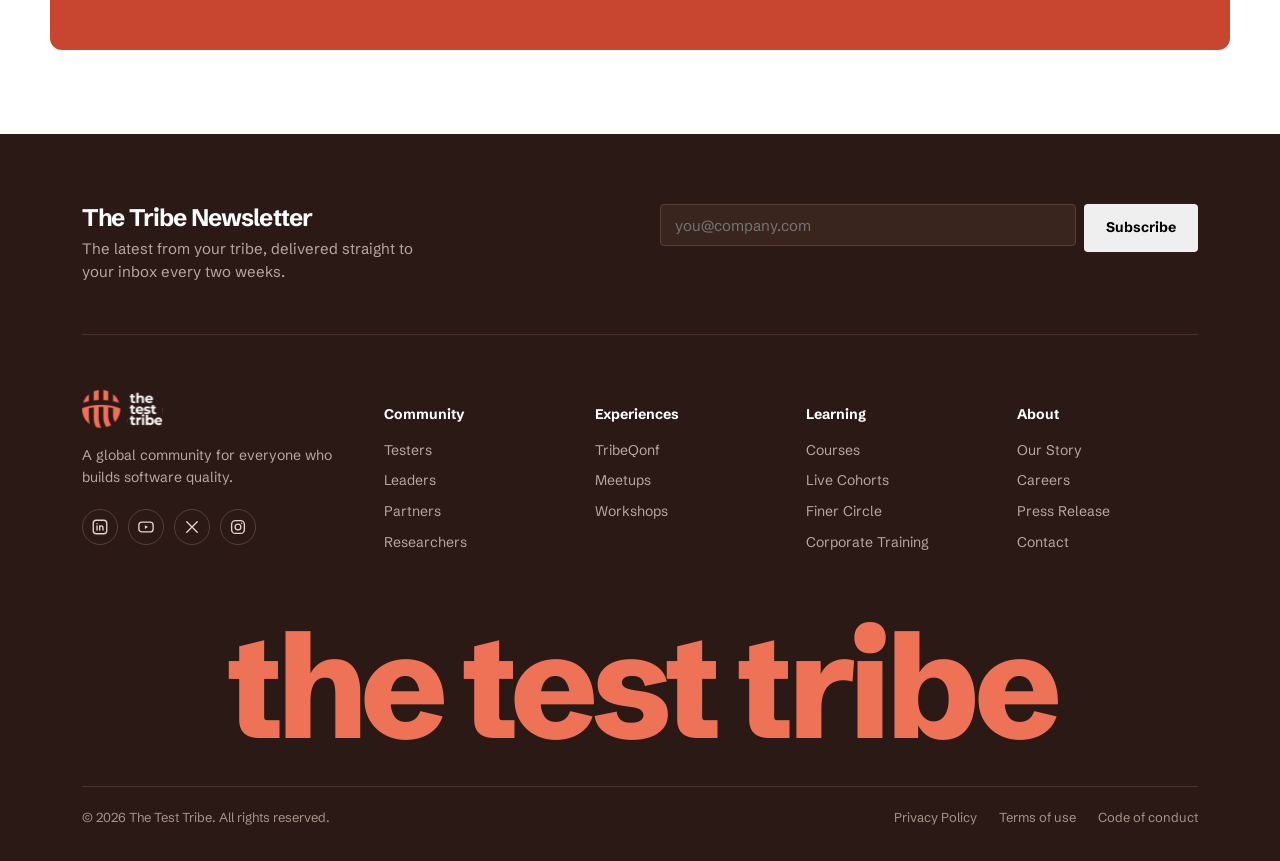
<file: partners.html>
<!doctype html><html lang="en"><head><meta charset="utf-8"><meta name="viewport" content="width=device-width,initial-scale=1"><title>Partners | The Test Tribe</title><link rel="stylesheet" href="the-test-tribe-tokens.css"><link rel="stylesheet" href="site-pages.css">
<link rel="stylesheet" href="site-components.css"><link rel="stylesheet" href="shared-trusted-logos.css"><link rel="preconnect" href="https://fonts.googleapis.com"><link rel="preconnect" href="https://fonts.gstatic.com" crossorigin><link href="https://fonts.googleapis.com/css2?family=Schibsted+Grotesk:wght@400;500;600;700;800&family=JetBrains+Mono:wght@400;500&display=swap" rel="stylesheet"></head><body>
<tribe-site-nav></tribe-site-nav>
<main><section class="hero"><div class="wrap hero-grid"><div class="hero-copy"><div class="eyebrow">For partners · Reach the people shaping software quality</div><h1>Reach the people shaping software quality.</h1><p>Build a relevant partnership with the testers, engineers and quality leaders shaping the tools and practices of tomorrow.</p><div class="hero-actions"><a class="btn btn-primary" href="#partner">Request the partnership deck ↗</a><a class="btn btn-outline" href="#partner">Request a partnership call</a></div></div><div class="hero-art" aria-hidden="true"><svg class="illo gateway-illustration" aria-hidden="true" viewBox="0 0 640 480" width="640" height="480"><style>
.flow{animation:tt-flow 1.6s linear infinite}
@keyframes tt-flow{to{stroke-dashoffset:-12}}
.pulse{animation:tt-pulse 2.8s ease-in-out infinite}
@keyframes tt-pulse{50%{opacity:.55}}
.bob{animation:tt-bob 3.2s ease-in-out infinite}
@keyframes tt-bob{50%{transform:translateY(-7px)}}
.ghost{animation:tt-ghost 3.6s ease-in-out infinite}
@keyframes tt-ghost{0%,30%{opacity:0}60%,100%{opacity:1}}
.blink{animation:tt-blink 2.4s steps(1) infinite}
@keyframes tt-blink{50%{opacity:0}}
.rise{transform-box:fill-box;transform-origin:bottom;animation:tt-rise 4s ease-in-out infinite}
@keyframes tt-rise{0%,100%{transform:scaleY(1)}50%{transform:scaleY(1.08)}}
@media (prefers-reduced-motion:reduce){.flow,.pulse,.bob,.ghost,.blink,.rise{animation:none}}
</style><defs><clipPath id="cpilloresearch"><rect x="1" y="1" width="638" height="478" rx="22"/></clipPath></defs><g clip-path="url(#cpilloresearch)"><line x1="0" y1="0" x2="0" y2="480" stroke="#F3D3C8" stroke-width="1"/><line x1="24" y1="0" x2="24" y2="480" stroke="#F1E8E2" stroke-width="1"/><line x1="48" y1="0" x2="48" y2="480" stroke="#F1E8E2" stroke-width="1"/><line x1="72" y1="0" x2="72" y2="480" stroke="#F1E8E2" stroke-width="1"/><line x1="96" y1="0" x2="96" y2="480" stroke="#F3D3C8" stroke-width="1"/><line x1="120" y1="0" x2="120" y2="480" stroke="#F1E8E2" stroke-width="1"/><line x1="144" y1="0" x2="144" y2="480" stroke="#F1E8E2" stroke-width="1"/><line x1="168" y1="0" x2="168" y2="480" stroke="#F1E8E2" stroke-width="1"/><line x1="192" y1="0" x2="192" y2="480" stroke="#F3D3C8" stroke-width="1"/><line x1="216" y1="0" x2="216" y2="480" stroke="#F1E8E2" stroke-width="1"/><line x1="240" y1="0" x2="240" y2="480" stroke="#F1E8E2" stroke-width="1"/><line x1="264" y1="0" x2="264" y2="480" stroke="#F1E8E2" stroke-width="1"/><line x1="288" y1="0" x2="288" y2="480" stroke="#F3D3C8" stroke-width="1"/><line x1="312" y1="0" x2="312" y2="480" stroke="#F1E8E2" stroke-width="1"/><line x1="336" y1="0" x2="336" y2="480" stroke="#F1E8E2" stroke-width="1"/><line x1="360" y1="0" x2="360" y2="480" stroke="#F1E8E2" stroke-width="1"/><line x1="384" y1="0" x2="384" y2="480" stroke="#F3D3C8" stroke-width="1"/><line x1="408" y1="0" x2="408" y2="480" stroke="#F1E8E2" stroke-width="1"/><line x1="432" y1="0" x2="432" y2="480" stroke="#F1E8E2" stroke-width="1"/><line x1="456" y1="0" x2="456" y2="480" stroke="#F1E8E2" stroke-width="1"/><line x1="480" y1="0" x2="480" y2="480" stroke="#F3D3C8" stroke-width="1"/><line x1="504" y1="0" x2="504" y2="480" stroke="#F1E8E2" stroke-width="1"/><line x1="528" y1="0" x2="528" y2="480" stroke="#F1E8E2" stroke-width="1"/><line x1="552" y1="0" x2="552" y2="480" stroke="#F1E8E2" stroke-width="1"/><line x1="576" y1="0" x2="576" y2="480" stroke="#F3D3C8" stroke-width="1"/><line x1="600" y1="0" x2="600" y2="480" stroke="#F1E8E2" stroke-width="1"/><line x1="624" y1="0" x2="624" y2="480" stroke="#F1E8E2" stroke-width="1"/><line x1="0" y1="0" x2="640" y2="0" stroke="#F3D3C8" stroke-width="1"/><line x1="0" y1="24" x2="640" y2="24" stroke="#F1E8E2" stroke-width="1"/><line x1="0" y1="48" x2="640" y2="48" stroke="#F1E8E2" stroke-width="1"/><line x1="0" y1="72" x2="640" y2="72" stroke="#F1E8E2" stroke-width="1"/><line x1="0" y1="96" x2="640" y2="96" stroke="#F3D3C8" stroke-width="1"/><line x1="0" y1="120" x2="640" y2="120" stroke="#F1E8E2" stroke-width="1"/><line x1="0" y1="144" x2="640" y2="144" stroke="#F1E8E2" stroke-width="1"/><line x1="0" y1="168" x2="640" y2="168" stroke="#F1E8E2" stroke-width="1"/><line x1="0" y1="192" x2="640" y2="192" stroke="#F3D3C8" stroke-width="1"/><line x1="0" y1="216" x2="640" y2="216" stroke="#F1E8E2" stroke-width="1"/><line x1="0" y1="240" x2="640" y2="240" stroke="#F1E8E2" stroke-width="1"/><line x1="0" y1="264" x2="640" y2="264" stroke="#F1E8E2" stroke-width="1"/><line x1="0" y1="288" x2="640" y2="288" stroke="#F3D3C8" stroke-width="1"/><line x1="0" y1="312" x2="640" y2="312" stroke="#F1E8E2" stroke-width="1"/><line x1="0" y1="336" x2="640" y2="336" stroke="#F1E8E2" stroke-width="1"/><line x1="0" y1="360" x2="640" y2="360" stroke="#F1E8E2" stroke-width="1"/><line x1="0" y1="384" x2="640" y2="384" stroke="#F3D3C8" stroke-width="1"/><line x1="0" y1="408" x2="640" y2="408" stroke="#F1E8E2" stroke-width="1"/><line x1="0" y1="432" x2="640" y2="432" stroke="#F1E8E2" stroke-width="1"/><line x1="0" y1="456" x2="640" y2="456" stroke="#F1E8E2" stroke-width="1"/><line x1="0" y1="480" x2="640" y2="480" stroke="#F3D3C8" stroke-width="1"/></g><g transform="translate(221.5,166.9) scale(1.250)"><polygon points="0.0,-15.6 216.2,109.2 157.6,143.0 -58.5,18.2" fill="none" stroke="#B89C90" stroke-width="1" stroke-dasharray="2 4" opacity=".8"/><g><polygon points="-29.3,16.9 0.0,33.8 0.0,7.8 -29.3,-9.1" fill="#F4EAE4" stroke="#3B2520" stroke-width="1.3" stroke-linejoin="round"/><polygon points="29.3,16.9 0.0,33.8 0.0,7.8 29.3,-9.1" fill="#E9DAD1" stroke="#3B2520" stroke-width="1.3" stroke-linejoin="round"/><polygon points="0.0,-26.0 29.3,-9.1 0.0,7.8 -29.3,-9.1" fill="#FFFFFF" stroke="#3B2520" stroke-width="1.3" stroke-linejoin="round"/></g><g><polygon points="10.1,39.6 39.4,56.5 39.4,17.5 10.1,0.6" fill="#F4EAE4" stroke="#3B2520" stroke-width="1.3" stroke-linejoin="round"/><polygon points="68.7,39.6 39.4,56.5 39.4,17.5 68.7,0.6" fill="#E9DAD1" stroke="#3B2520" stroke-width="1.3" stroke-linejoin="round"/><polygon points="39.4,-16.3 68.7,0.6 39.4,17.5 10.1,0.6" fill="#FFFFFF" stroke="#3B2520" stroke-width="1.3" stroke-linejoin="round"/></g><g><polygon points="49.5,62.4 78.8,79.3 78.8,48.1 49.5,31.2" fill="#F4EAE4" stroke="#3B2520" stroke-width="1.3" stroke-linejoin="round"/><polygon points="108.1,62.4 78.8,79.3 78.8,48.1 108.1,31.2" fill="#E9DAD1" stroke="#3B2520" stroke-width="1.3" stroke-linejoin="round"/><polygon points="78.8,14.3 108.1,31.2 78.8,48.1 49.5,31.2" fill="#FFFFFF" stroke="#3B2520" stroke-width="1.3" stroke-linejoin="round"/></g><g><polygon points="88.9,85.1 118.2,102.0 118.2,50.0 88.9,33.1" fill="#F4EAE4" stroke="#3B2520" stroke-width="1.3" stroke-linejoin="round"/><polygon points="147.5,85.1 118.2,102.0 118.2,50.0 147.5,33.1" fill="#E9DAD1" stroke="#3B2520" stroke-width="1.3" stroke-linejoin="round"/><polygon points="118.2,16.2 147.5,33.1 118.2,50.0 88.9,33.1" fill="#FFFFFF" stroke="#3B2520" stroke-width="1.3" stroke-linejoin="round"/></g><g class="rise"><polygon points="128.3,107.9 157.6,124.8 157.6,54.6 128.3,37.7" fill="#F6B7A3" stroke="#E5482D" stroke-width="1.3" stroke-linejoin="round"/><polygon points="186.9,107.9 157.6,124.8 157.6,54.6 186.9,37.7" fill="#EE9A80" stroke="#E5482D" stroke-width="1.3" stroke-linejoin="round"/><polygon points="157.6,20.8 186.9,37.7 157.6,54.6 128.3,37.7" fill="#FCD9CD" stroke="#E5482D" stroke-width="1.3" stroke-linejoin="round"/></g><polyline class="flow" points="0.0,-9.1 39.4,0.6 78.8,31.2 118.2,33.1 157.6,37.7" fill="none" stroke="#E5482D" stroke-width="1.3" stroke-dasharray="3 3"/><circle cx="0.0" cy="-9.1" r="2.6" fill="#fff" stroke="#E5482D" stroke-width="1.2"/><circle cx="39.4" cy="0.6" r="2.6" fill="#fff" stroke="#E5482D" stroke-width="1.2"/><circle cx="78.8" cy="31.2" r="2.6" fill="#fff" stroke="#E5482D" stroke-width="1.2"/><circle cx="118.2" cy="33.1" r="2.6" fill="#fff" stroke="#E5482D" stroke-width="1.2"/><circle cx="157.6" cy="37.7" r="2.6" fill="#fff" stroke="#E5482D" stroke-width="1.2"/></g></svg></div></div></section>
<section class="section section-soft" id="audience" aria-label="The Test Tribe community reach"><div class="wrap"><tribe-community-stats></tribe-community-stats><div class="pills partner-audience-tags" aria-label="Community roles"><span class="pill">Software testers</span><span class="pill">QA and quality engineers</span><span class="pill">SDETs and automation specialists</span><span class="pill">Quality and engineering leaders</span><span class="pill">Technology teams</span></div></div></section>
<tribe-trusted-logos></tribe-trusted-logos>
<section class="section" id="conferences" aria-labelledby="partner-conferences-title"><div class="wrap"><div class="section-heading"><div class="eyebrow">Signature conference partnerships</div><h2 id="partner-conferences-title">Meet the community at its flagship events.</h2><p>Choose the setting that fits your audience, goals and message. We’ll share current dates, audience details and available packages when you request the partnership deck.</p></div><div class="cards partner-conference-cards"><article class="card"><div class="eyebrow">Invite-only leadership conference</div><h3>QonfX</h3><p>Bring a focused perspective to conversations among senior quality and engineering decision-makers.</p><ul class="bullet-list"><li>Audience: QA Heads, Directors, VPs and CTOs</li><li>City editions across the US, Europe, Singapore and India</li><li>Partnership formats tailored to the edition and audience</li></ul><a class="card-link" href="#partner">Request QonfX partnership details →</a></article><article class="card"><div class="eyebrow">Flagship community conference</div><h3>TribeQonf</h3><p>Meet testers, engineers and quality leaders through a high-energy programme built around practical ideas.</p><ul class="bullet-list"><li>Flagship conference in Bengaluru</li><li>Options may include a booth, demo room or talk slot</li><li>Audience and current availability shared in the partnership deck</li></ul><a class="card-link" href="#partner">Request TribeQonf partnership details →</a></article></div></div></section>
<section class="section section-soft" id="programmes" aria-labelledby="partner-programmes-title"><div class="wrap"><div class="section-heading"><div class="eyebrow">More ways to collaborate</div><h2 id="partner-programmes-title">Make the partnership useful beyond the event.</h2><p>Build a programme around a real audience need, with a format that gives people something relevant to take away.</p></div><div class="cards"><article class="card"><div class="icon-box"><svg class="gateway-mark" viewBox="0 0 48 48" aria-hidden="true" focusable="false"><g fill="none" stroke="#3B2520" stroke-width="1.7" stroke-linecap="round" stroke-linejoin="round"><circle cx="24" cy="24" r="16"/><circle cx="24" cy="24" r="8" stroke="#E5482D"/><path d="M24 2v8m0 28v8M2 24h8m28 0h8"/></g></svg></div><h3>Community-led GTM</h3><p>Introduce a tool, approach or point of view through conversations that serve practitioners.</p><div class="pills"><span class="pill">Webinars</span><span class="pill">AMAs</span><span class="pill">Chapter activations</span></div><a class="card-link" href="#partner">Plan a community programme →</a></article><article class="card"><div class="icon-box"><svg class="gateway-mark" viewBox="0 0 48 48" aria-hidden="true" focusable="false"><g fill="none" stroke="#3B2520" stroke-width="1.7" stroke-linecap="round" stroke-linejoin="round"><path d="M6 11h36v27H6zM6 14l18 14 18-14"/><path d="M14 7h20" stroke="#E5482D"/></g></svg></div><h3>Newsletter partnerships</h3><p>Share a relevant message with readers interested in software testing and quality engineering.</p><div class="pills"><span class="pill">Placements</span><span class="pill">Formats</span><span class="pill">Media specifications</span></div><a class="card-link" href="#partner">Request the newsletter media details →</a></article><article class="card"><div class="icon-box"><svg class="gateway-mark" viewBox="0 0 48 48" aria-hidden="true" focusable="false"><g fill="none" stroke="#3B2520" stroke-width="1.7" stroke-linecap="round" stroke-linejoin="round"><path d="M5 15h38v25H5zM11 15l13-9 13 9"/><circle cx="16" cy="27" r="3"/><circle cx="24" cy="24" r="3" stroke="#E5482D"/><circle cx="32" cy="27" r="3"/></g></svg></div><h3>Co-branded experiences</h3><p>Create an experience with the community, shaped around your audience and a shared topic.</p><div class="pills"><span class="pill">Workshops</span><span class="pill">Hackathons</span><span class="pill">Co-branded events</span></div><a class="card-link" href="#partner">Explore a co-branded idea →</a></article></div></div></section>
<section class="section" id="partner" aria-labelledby="partner-form-title"><div class="wrap"><div class="section-heading"><div class="eyebrow">Start a conversation</div><h2 id="partner-form-title">Request the partnership deck.</h2><p>Tell us a little about your organisation and what you’re exploring. Your email app will open with the details ready to send to The Test Tribe.</p></div><div class="form-panel"><form class="form-grid" action="mailto:contact@thetesttribe.com" method="post" enctype="text/plain"><div class="form-field"><label for="partner-name">Your name</label><input id="partner-name" name="Name" autocomplete="name" required></div><div class="form-field"><label for="partner-email">Work email</label><input id="partner-email" name="Email" type="email" autocomplete="email" required></div><div class="form-field"><label for="partner-company">Company</label><input id="partner-company" name="Company" autocomplete="organization" required></div><div class="form-field"><label for="partner-offer">What would you like to bring to the community?</label><input id="partner-offer" name="What you offer" placeholder="Product, expertise, event idea…" required></div><div class="form-field"><label for="partner-interest">Partnership interest</label><select id="partner-interest" name="Partnership interest" required><option value="" selected disabled>Select a partnership format</option><option>Partnership call</option><option>QonfX</option><option>TribeQonf</option><option>Community-led GTM</option><option>Newsletter partnership</option><option>Co-branded experience</option><option>Other</option></select></div><div class="form-field"><label for="partner-event">Event or programme interest</label><input id="partner-event" name="Event or programme interest" placeholder="Event, city or timing (if known)"></div><div class="form-field form-field-wide"><label for="partner-goal">What would a useful partnership look like for you?</label><textarea id="partner-goal" name="Partnership goals" rows="4" placeholder="Share the audience, outcome or idea you have in mind."></textarea></div><div class="form-field form-field-wide form-submit"><button class="btn btn-primary" type="submit">Request partnership deck ↗</button><span>To request a call, choose Partnership call above and share a time that works for you.</span></div><p class="form-fallback">Prefer email? Write to <a href="mailto:contact@thetesttribe.com">contact@thetesttribe.com</a>.</p></form></div></div></section>
<section class="section section-dark" id="partner-faq" aria-labelledby="partner-faq-title"><div class="wrap"><div class="section-heading"><div class="eyebrow">Questions from partners</div><h2 id="partner-faq-title">Good to know.</h2><p>We’ll help find the right format for your audience and goals.</p></div><tribe-page-faq page="partners"></tribe-page-faq></div></section>
<section class="section"><div class="wrap"><div class="cta-band"><h2>Let’s make a useful connection.</h2><p>Start with your audience and the outcome you want to create.</p><a class="btn btn-light" href="#partner">Request the partnership deck ↗</a></div></div></section></main>
<tribe-site-footer></tribe-site-footer><script src="site-components.js"></script><script src="site-pages.js"></script><script src="shared-trusted-logos.js"></script></body></html>
</file>
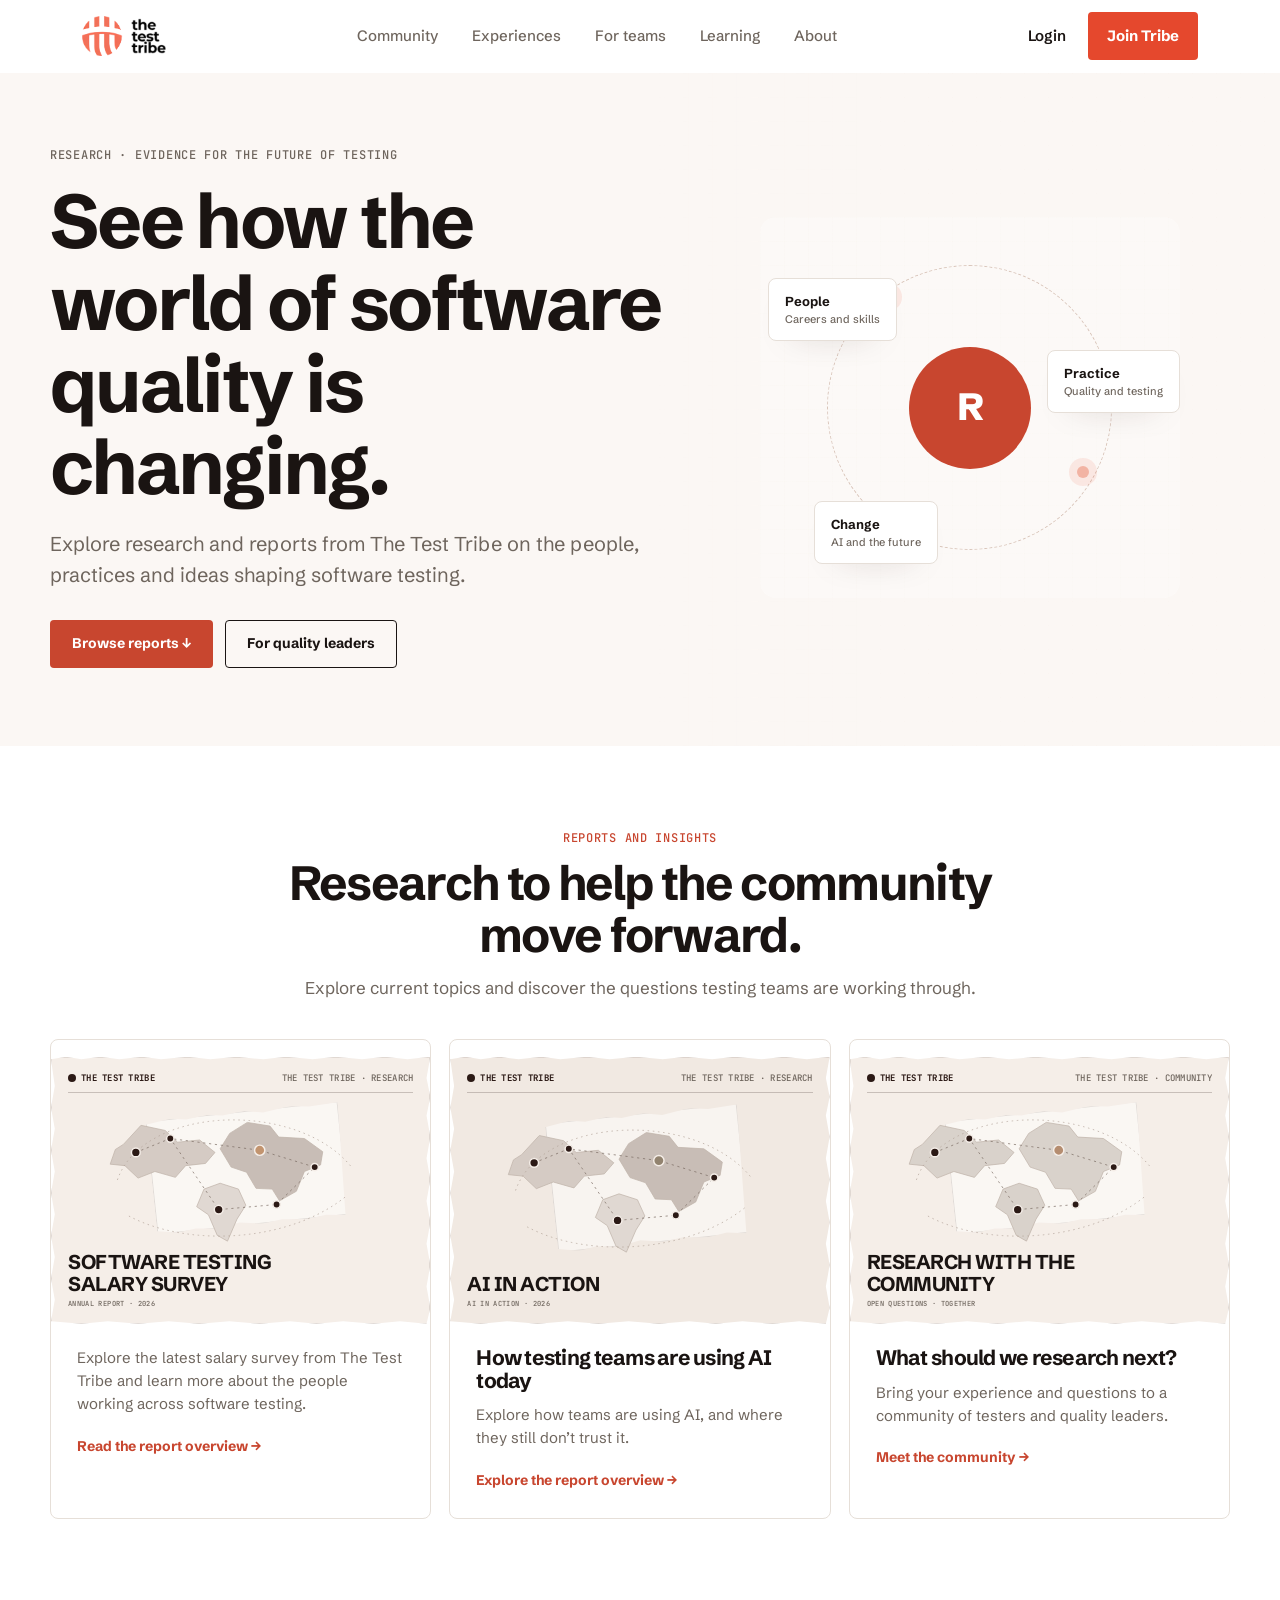
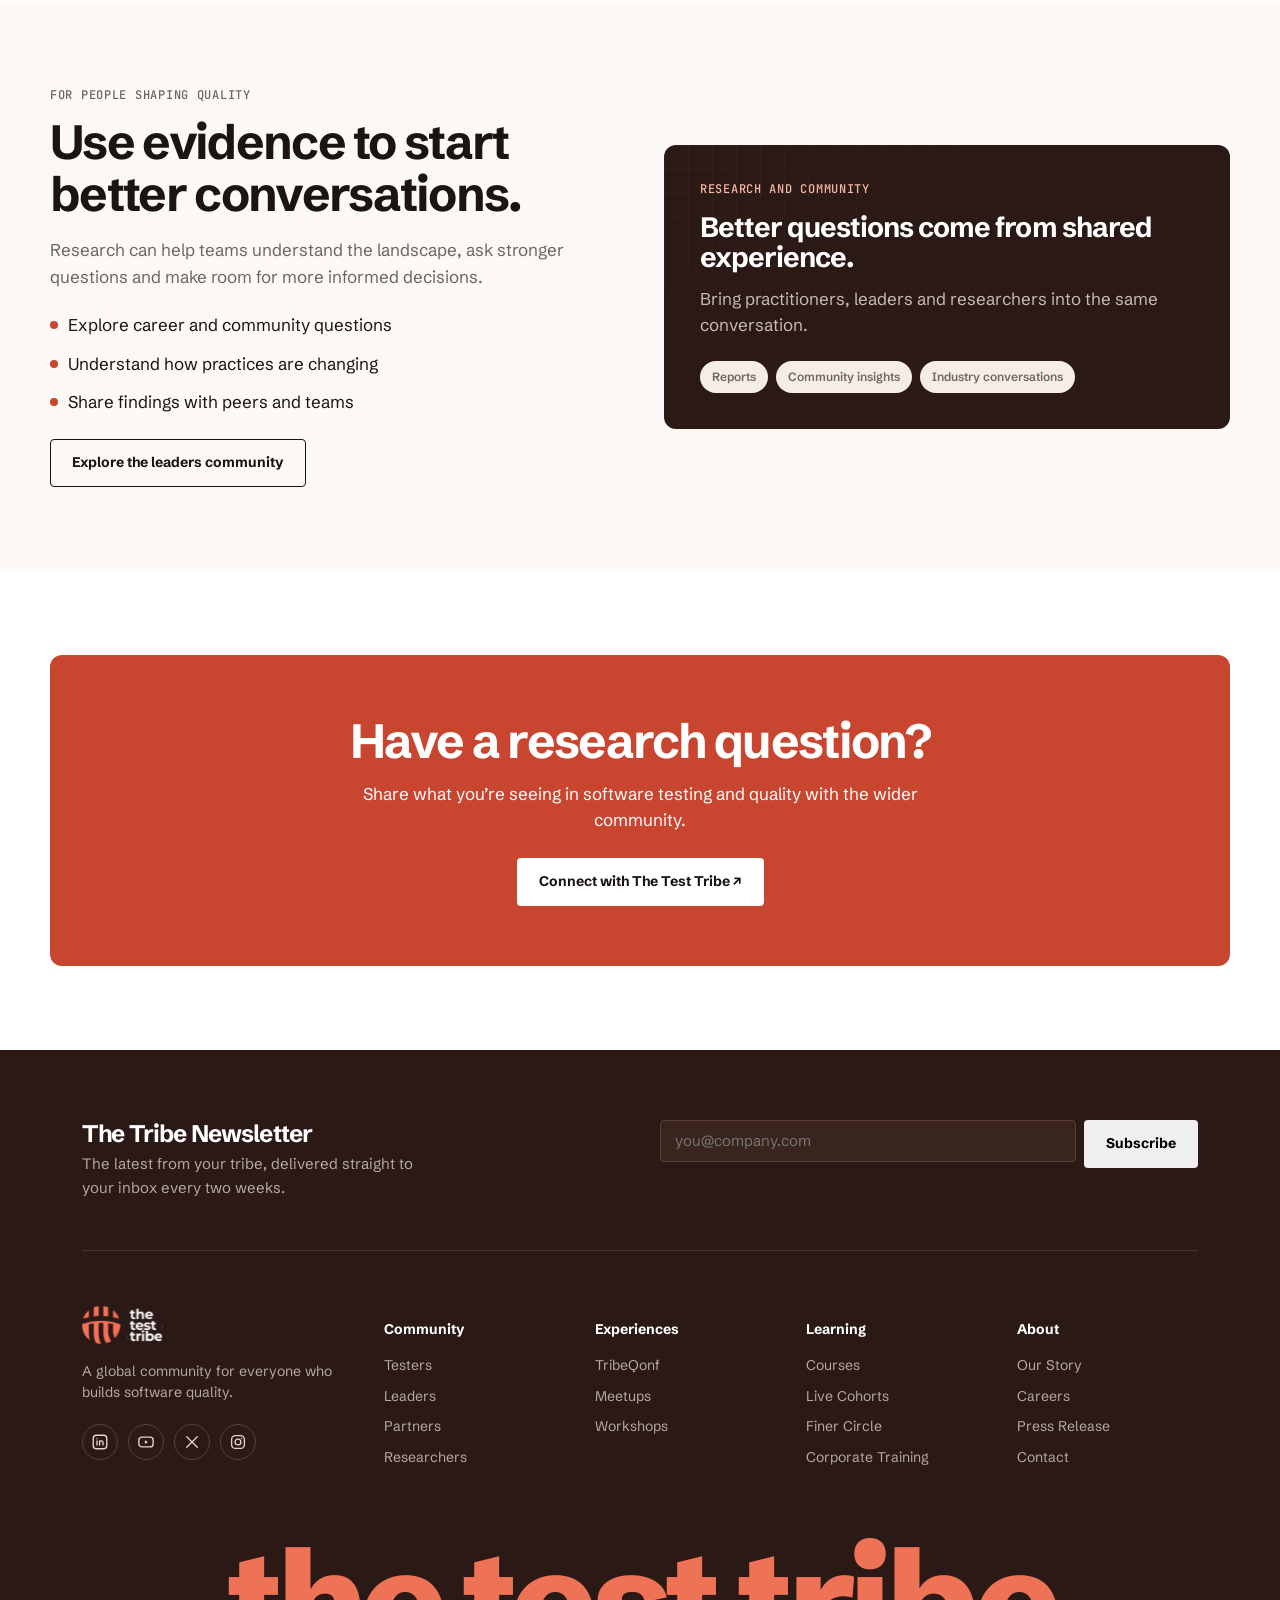
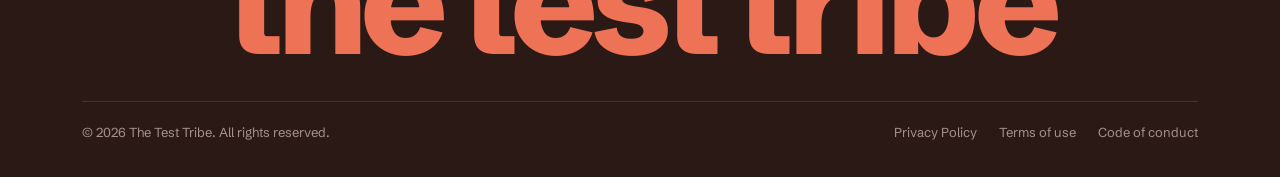
<file: research.html>
<!doctype html><html lang="en"><head><meta charset="utf-8"><meta name="viewport" content="width=device-width,initial-scale=1"><title>Research and Reports | The Test Tribe</title><link rel="stylesheet" href="the-test-tribe-tokens.css"><link rel="stylesheet" href="site-pages.css">
<link rel="stylesheet" href="site-components.css"><link rel="preconnect" href="https://fonts.googleapis.com"><link rel="preconnect" href="https://fonts.gstatic.com" crossorigin><link href="https://fonts.googleapis.com/css2?family=Schibsted+Grotesk:wght@400;500;600;700;800&family=JetBrains+Mono:wght@400;500&display=swap" rel="stylesheet"></head><body>
<tribe-site-nav></tribe-site-nav>
<main><section class="hero"><div class="wrap hero-grid"><div class="hero-copy"><div class="eyebrow">Research · Evidence for the future of testing</div><h1>See how the world of software quality is changing.</h1><p>Explore research and reports from The Test Tribe on the people, practices and ideas shaping software testing.</p><div class="hero-actions"><a class="btn btn-primary" href="#reports">Browse reports ↓</a><a class="btn btn-outline" href="leaders.html">For quality leaders</a></div></div><div class="hero-art" aria-hidden="true"><div class="art-panel"><div class="orbit"><div class="orbit-core">R</div></div><div class="float-card one">People<small>Careers and skills</small></div><div class="float-card two">Practice<small>Quality and testing</small></div><div class="float-card three">Change<small>AI and the future</small></div></div></div></div></section>
<section class="section" id="reports"><div class="wrap"><div class="section-heading"><div class="eyebrow">Reports and insights</div><h2>Research to help the community move forward.</h2><p>Explore current topics and discover the questions testing teams are working through.</p></div><div class="cards report-cards"><article class="card"><div class="eyebrow">Latest report</div><tribe-report-cover title="Software testing salary survey" label="The Test Tribe · Research" meta="Annual report · 2026" variant="survey"></tribe-report-cover><h3 class="sr-only">Software Testing Salary Survey</h3><p>Explore the latest salary survey from The Test Tribe and learn more about the people working across software testing.</p><a class="card-link" href="the-test-tribe-home-5-illustrated.html#research">Read the report overview →</a></article><article class="card"><div class="eyebrow">AI in Action 2026</div><tribe-report-cover title="AI in Action" label="The Test Tribe · Research" meta="AI in Action · 2026" variant="ai"></tribe-report-cover><h3>How testing teams are using AI today</h3><p>Explore how teams are using AI, and where they still don’t trust it.</p><a class="card-link" href="the-test-tribe-home-5-illustrated.html#research">Explore the report overview →</a></article><article class="card"><div class="eyebrow">Join the conversation</div><tribe-report-cover title="Research with the community" label="The Test Tribe · Community" meta="Open questions · Together" variant="community"></tribe-report-cover><h3>What should we research next?</h3><p>Bring your experience and questions to a community of testers and quality leaders.</p><a class="card-link" href="events.html">Meet the community →</a></article></div></div></section>
<section class="section section-soft"><div class="wrap split"><div><div class="eyebrow">For people shaping quality</div><h2>Use evidence to start better conversations.</h2><p>Research can help teams understand the landscape, ask stronger questions and make room for more informed decisions.</p><ul class="bullet-list"><li>Explore career and community questions</li><li>Understand how practices are changing</li><li>Share findings with peers and teams</li></ul><a class="btn btn-outline" href="leaders.html">Explore the leaders community</a></div><div class="feature-panel"><div class="eyebrow" style="color:#F6B7A3">Research and community</div><h3>Better questions come from shared experience.</h3><p>Bring practitioners, leaders and researchers into the same conversation.</p><div class="pills"><span class="pill">Reports</span><span class="pill">Community insights</span><span class="pill">Industry conversations</span></div></div></div></section>
<section class="section"><div class="wrap"><div class="cta-band"><h2>Have a research question?</h2><p>Share what you’re seeing in software testing and quality with the wider community.</p><a class="btn btn-light" href="the-test-tribe-home-5-illustrated.html#join">Connect with The Test Tribe ↗</a></div></div></section></main>
<tribe-site-footer></tribe-site-footer><script src="site-components.js"></script><script src="site-pages.js"></script></body></html>
</file>
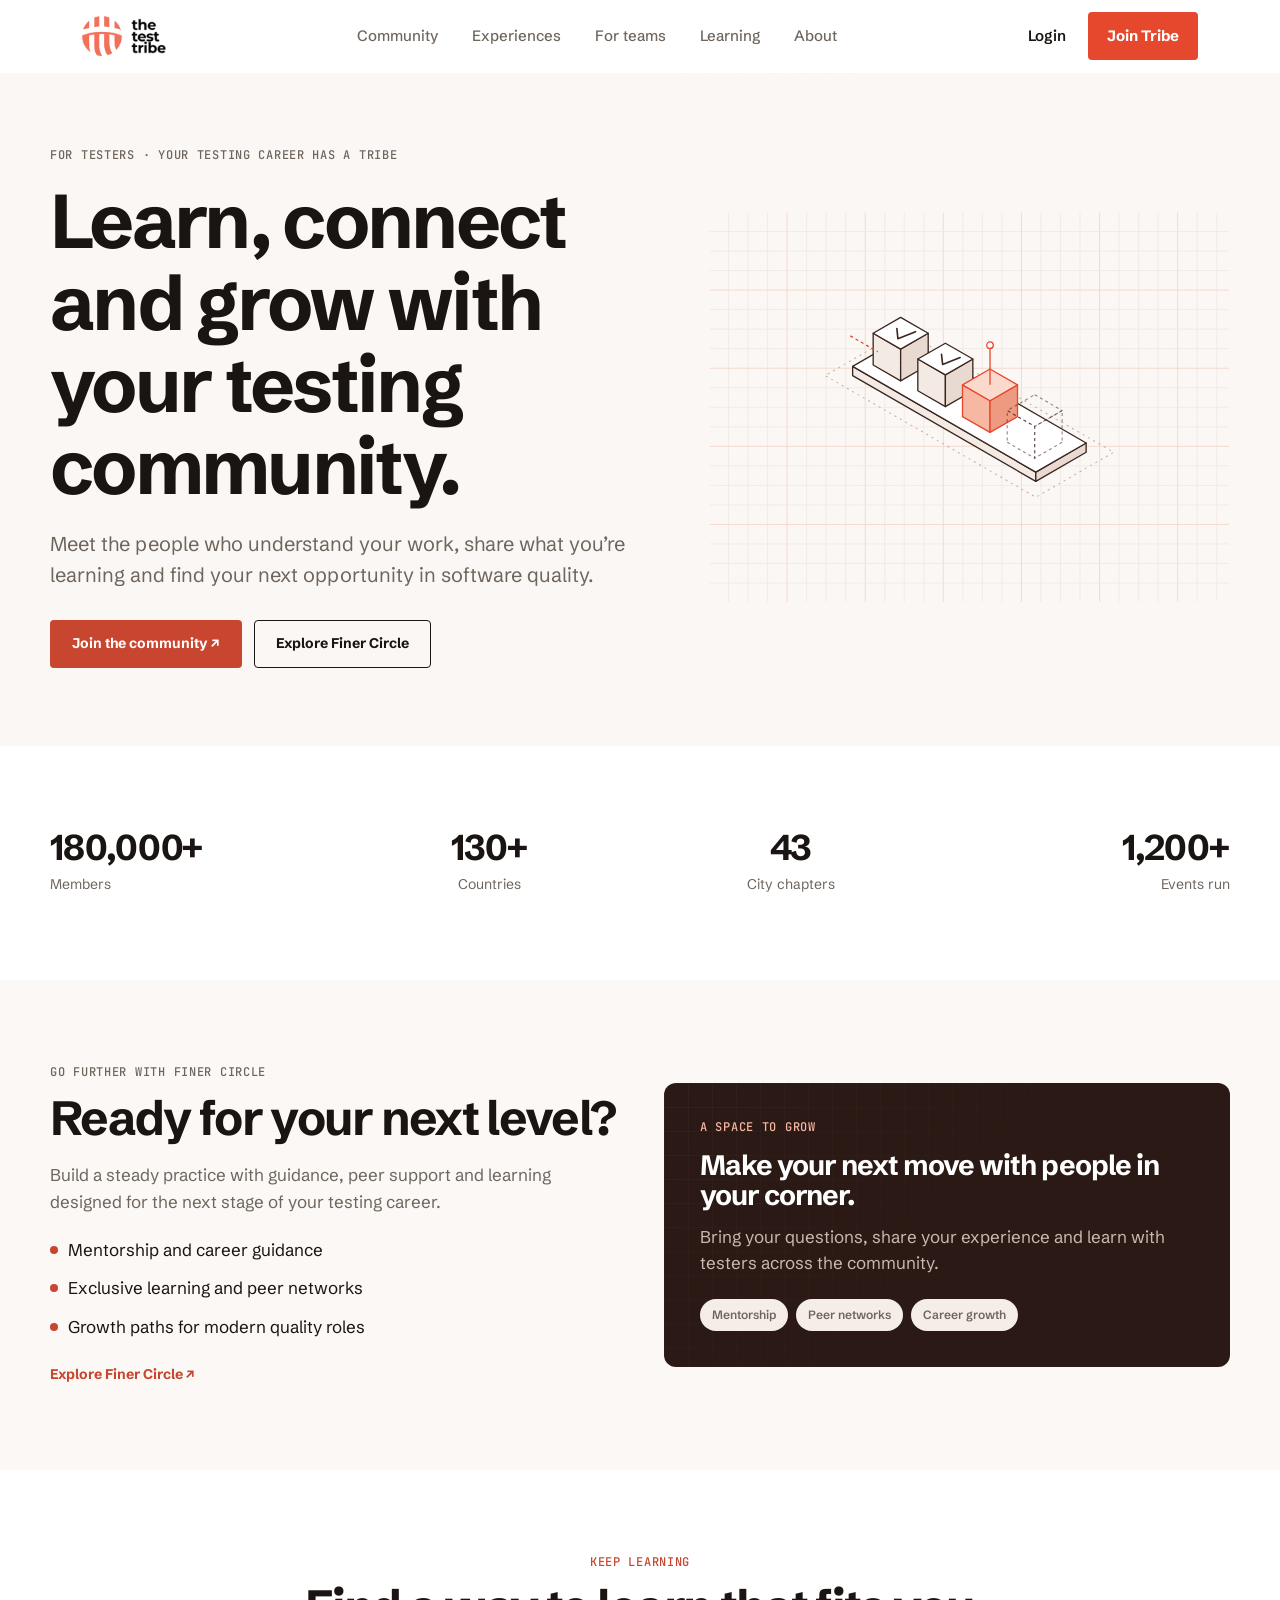
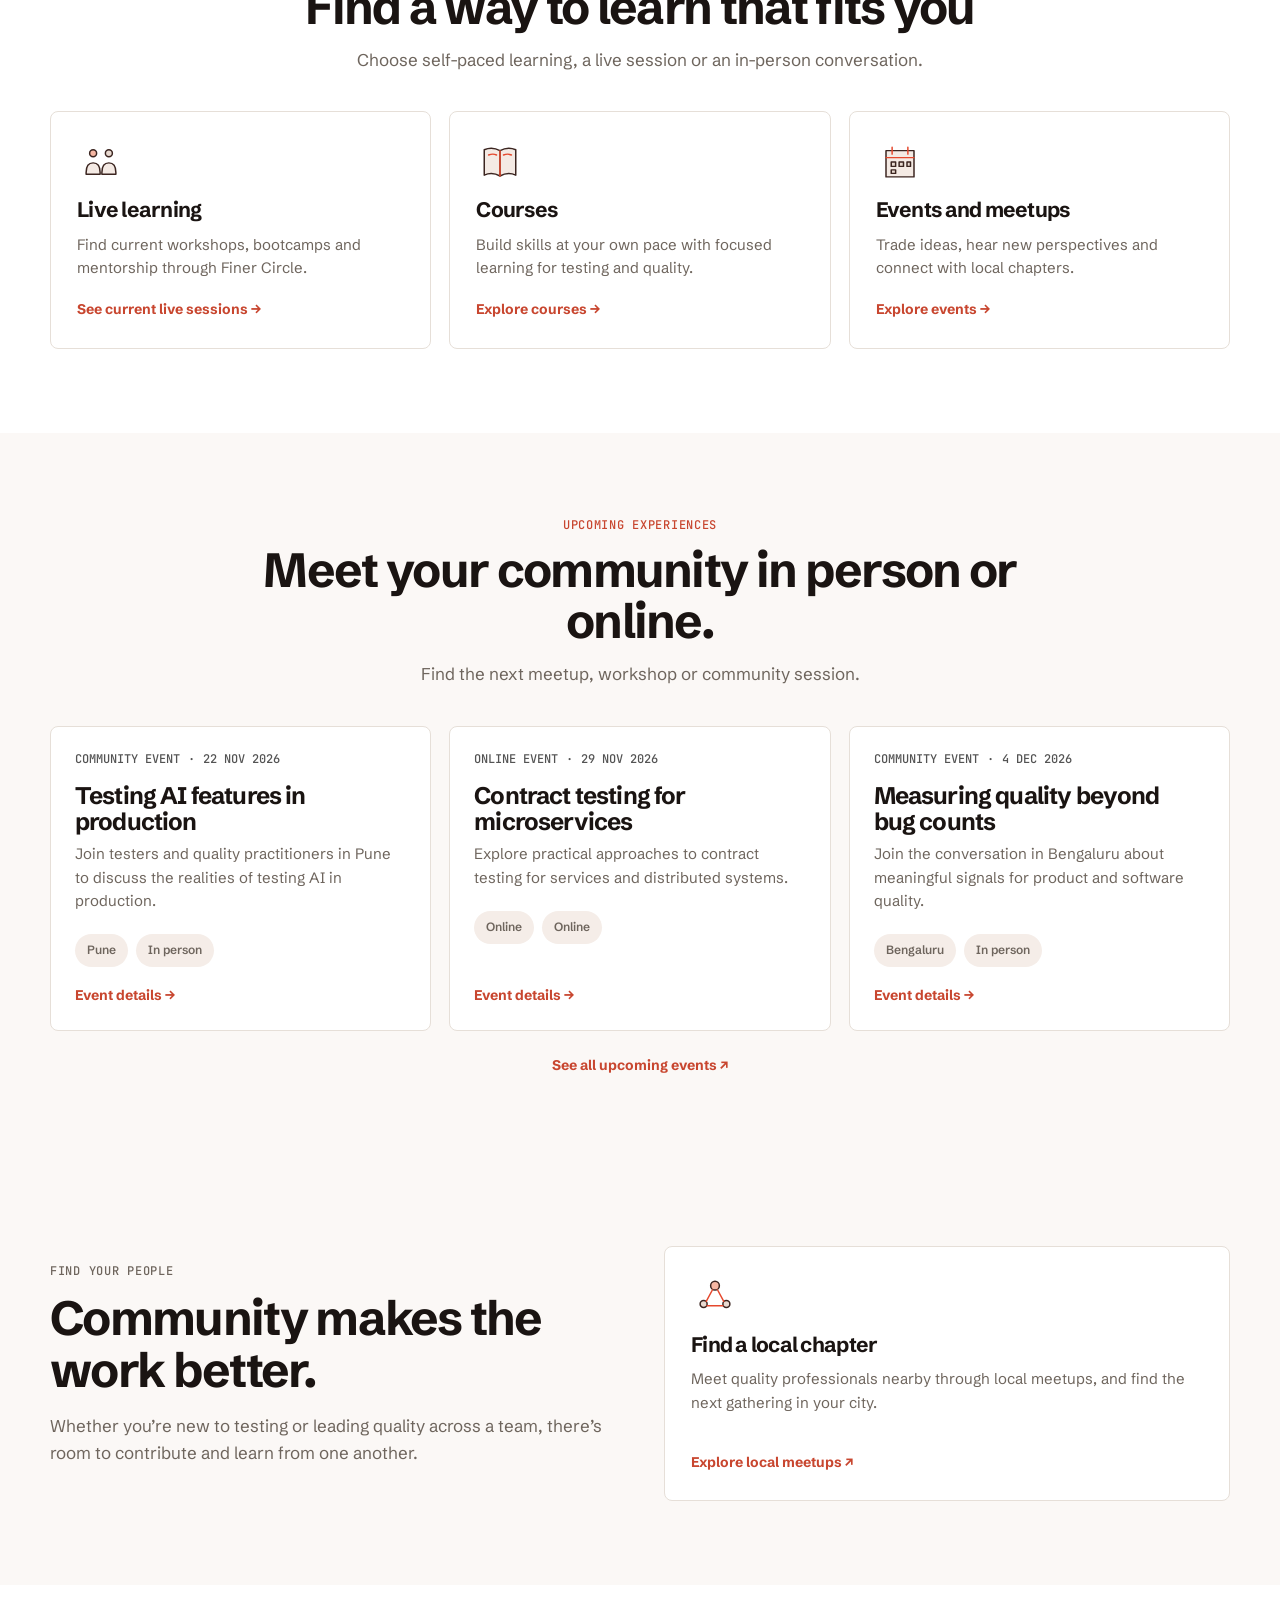
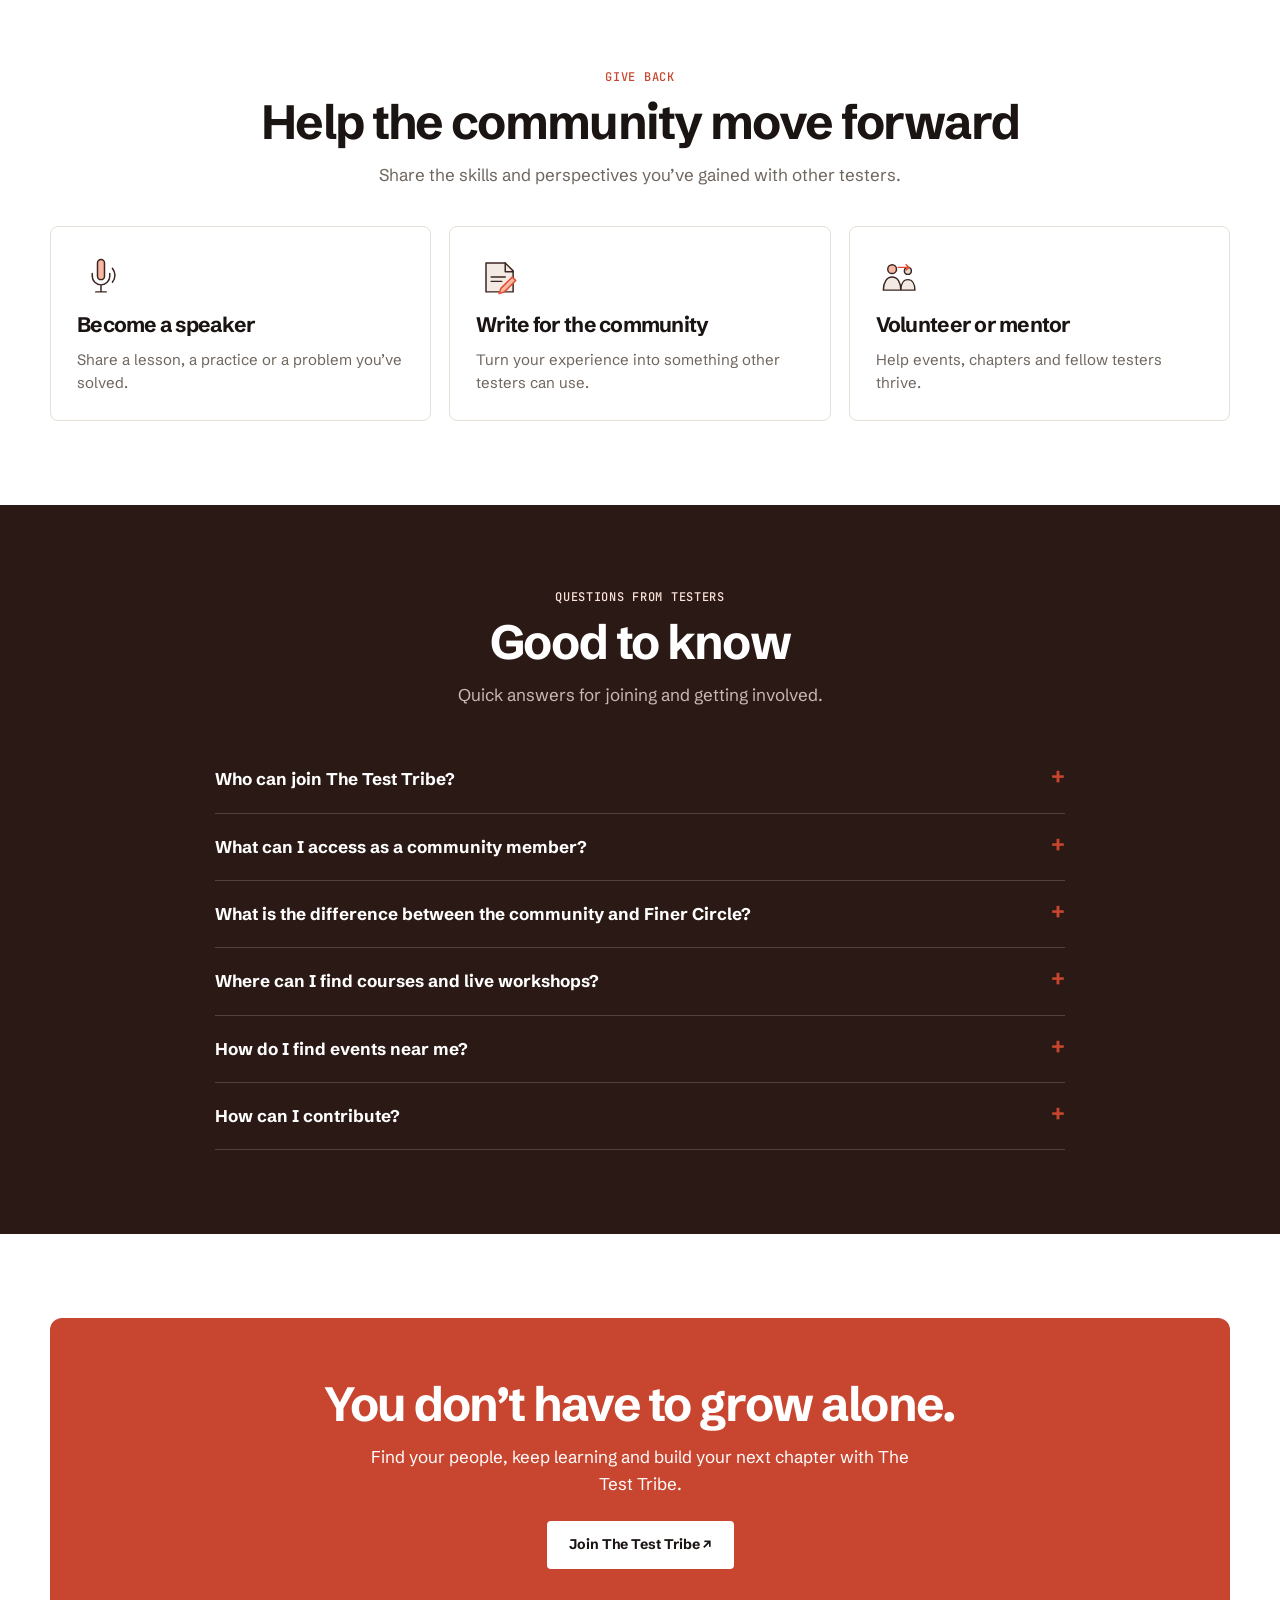
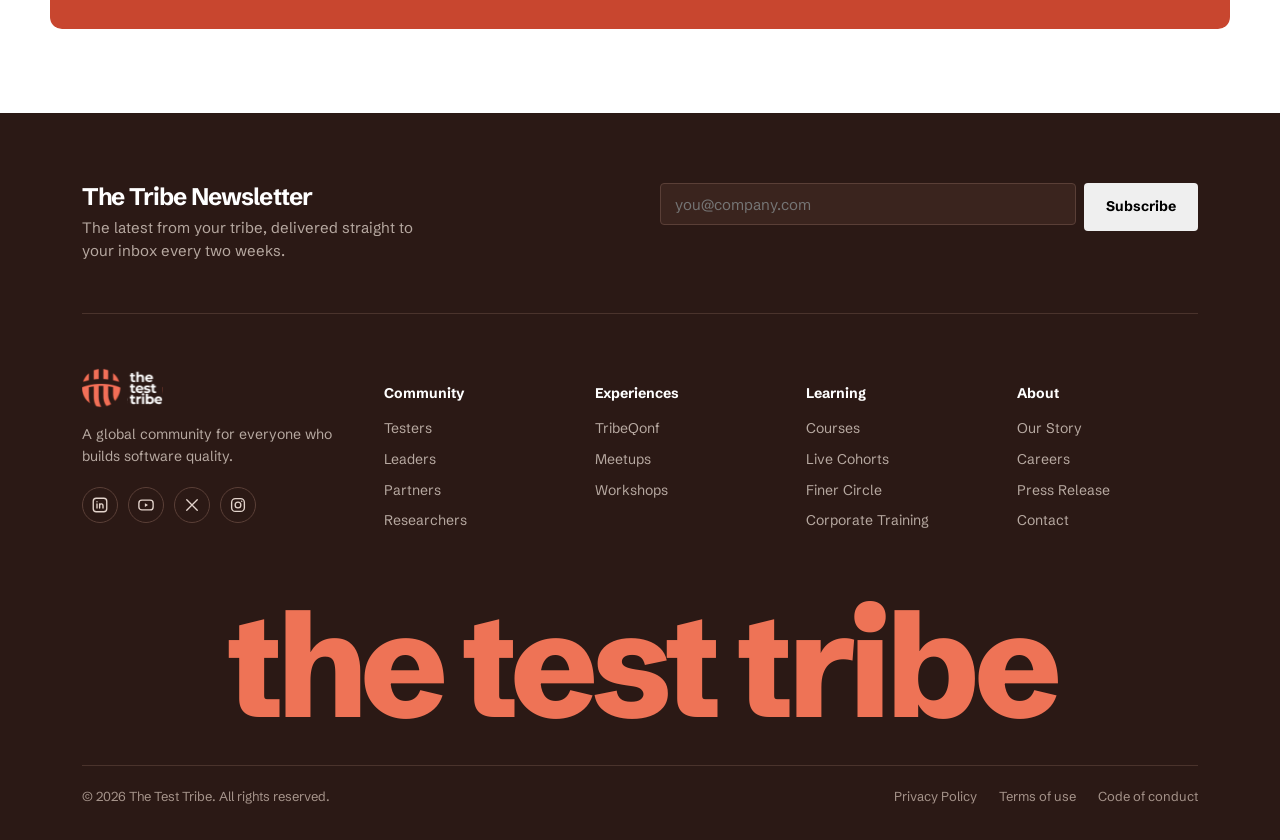
<file: testers.html>
<!doctype html><html lang="en"><head><meta charset="utf-8"><meta name="viewport" content="width=device-width,initial-scale=1"><title>Testers | The Test Tribe</title><link rel="stylesheet" href="the-test-tribe-tokens.css"><link rel="stylesheet" href="site-pages.css">
<link rel="stylesheet" href="site-components.css"><link rel="preconnect" href="https://fonts.googleapis.com"><link rel="preconnect" href="https://fonts.gstatic.com" crossorigin><link href="https://fonts.googleapis.com/css2?family=Schibsted+Grotesk:wght@400;500;600;700;800&family=JetBrains+Mono:wght@400;500&display=swap" rel="stylesheet"></head><body>
<tribe-site-nav></tribe-site-nav>
<main><section class="hero"><div class="wrap hero-grid"><div class="hero-copy"><div class="eyebrow">For testers · Your testing career has a tribe</div><h1>Learn, connect and grow with your testing community.</h1><p>Meet the people who understand your work, share what you’re learning and find your next opportunity in software quality.</p><div class="hero-actions"><a class="btn btn-primary" href="the-test-tribe-home-5-illustrated.html#join">Join the community ↗</a><a class="btn btn-outline" href="#finer-circle">Explore Finer Circle</a></div></div><div class="hero-art" aria-hidden="true"><svg class="illo gateway-illustration" aria-hidden="true" viewBox="0 0 640 480" width="640" height="480"><style>
.flow{animation:tt-flow 1.6s linear infinite}
@keyframes tt-flow{to{stroke-dashoffset:-12}}
.pulse{animation:tt-pulse 2.8s ease-in-out infinite}
@keyframes tt-pulse{50%{opacity:.55}}
.bob{animation:tt-bob 3.2s ease-in-out infinite}
@keyframes tt-bob{50%{transform:translateY(-7px)}}
.ghost{animation:tt-ghost 3.6s ease-in-out infinite}
@keyframes tt-ghost{0%,30%{opacity:0}60%,100%{opacity:1}}
.blink{animation:tt-blink 2.4s steps(1) infinite}
@keyframes tt-blink{50%{opacity:0}}
.rise{transform-box:fill-box;transform-origin:bottom;animation:tt-rise 4s ease-in-out infinite}
@keyframes tt-rise{0%,100%{transform:scaleY(1)}50%{transform:scaleY(1.08)}}
@media (prefers-reduced-motion:reduce){.flow,.pulse,.bob,.ghost,.blink,.rise{animation:none}}
</style><defs><clipPath id="cpillotesters"><rect x="1" y="1" width="638" height="478" rx="22"/></clipPath></defs><g clip-path="url(#cpillotesters)"><line x1="0" y1="0" x2="0" y2="480" stroke="#F3D3C8" stroke-width="1"/><line x1="24" y1="0" x2="24" y2="480" stroke="#F1E8E2" stroke-width="1"/><line x1="48" y1="0" x2="48" y2="480" stroke="#F1E8E2" stroke-width="1"/><line x1="72" y1="0" x2="72" y2="480" stroke="#F1E8E2" stroke-width="1"/><line x1="96" y1="0" x2="96" y2="480" stroke="#F3D3C8" stroke-width="1"/><line x1="120" y1="0" x2="120" y2="480" stroke="#F1E8E2" stroke-width="1"/><line x1="144" y1="0" x2="144" y2="480" stroke="#F1E8E2" stroke-width="1"/><line x1="168" y1="0" x2="168" y2="480" stroke="#F1E8E2" stroke-width="1"/><line x1="192" y1="0" x2="192" y2="480" stroke="#F3D3C8" stroke-width="1"/><line x1="216" y1="0" x2="216" y2="480" stroke="#F1E8E2" stroke-width="1"/><line x1="240" y1="0" x2="240" y2="480" stroke="#F1E8E2" stroke-width="1"/><line x1="264" y1="0" x2="264" y2="480" stroke="#F1E8E2" stroke-width="1"/><line x1="288" y1="0" x2="288" y2="480" stroke="#F3D3C8" stroke-width="1"/><line x1="312" y1="0" x2="312" y2="480" stroke="#F1E8E2" stroke-width="1"/><line x1="336" y1="0" x2="336" y2="480" stroke="#F1E8E2" stroke-width="1"/><line x1="360" y1="0" x2="360" y2="480" stroke="#F1E8E2" stroke-width="1"/><line x1="384" y1="0" x2="384" y2="480" stroke="#F3D3C8" stroke-width="1"/><line x1="408" y1="0" x2="408" y2="480" stroke="#F1E8E2" stroke-width="1"/><line x1="432" y1="0" x2="432" y2="480" stroke="#F1E8E2" stroke-width="1"/><line x1="456" y1="0" x2="456" y2="480" stroke="#F1E8E2" stroke-width="1"/><line x1="480" y1="0" x2="480" y2="480" stroke="#F3D3C8" stroke-width="1"/><line x1="504" y1="0" x2="504" y2="480" stroke="#F1E8E2" stroke-width="1"/><line x1="528" y1="0" x2="528" y2="480" stroke="#F1E8E2" stroke-width="1"/><line x1="552" y1="0" x2="552" y2="480" stroke="#F1E8E2" stroke-width="1"/><line x1="576" y1="0" x2="576" y2="480" stroke="#F3D3C8" stroke-width="1"/><line x1="600" y1="0" x2="600" y2="480" stroke="#F1E8E2" stroke-width="1"/><line x1="624" y1="0" x2="624" y2="480" stroke="#F1E8E2" stroke-width="1"/><line x1="0" y1="0" x2="640" y2="0" stroke="#F3D3C8" stroke-width="1"/><line x1="0" y1="24" x2="640" y2="24" stroke="#F1E8E2" stroke-width="1"/><line x1="0" y1="48" x2="640" y2="48" stroke="#F1E8E2" stroke-width="1"/><line x1="0" y1="72" x2="640" y2="72" stroke="#F1E8E2" stroke-width="1"/><line x1="0" y1="96" x2="640" y2="96" stroke="#F3D3C8" stroke-width="1"/><line x1="0" y1="120" x2="640" y2="120" stroke="#F1E8E2" stroke-width="1"/><line x1="0" y1="144" x2="640" y2="144" stroke="#F1E8E2" stroke-width="1"/><line x1="0" y1="168" x2="640" y2="168" stroke="#F1E8E2" stroke-width="1"/><line x1="0" y1="192" x2="640" y2="192" stroke="#F3D3C8" stroke-width="1"/><line x1="0" y1="216" x2="640" y2="216" stroke="#F1E8E2" stroke-width="1"/><line x1="0" y1="240" x2="640" y2="240" stroke="#F1E8E2" stroke-width="1"/><line x1="0" y1="264" x2="640" y2="264" stroke="#F1E8E2" stroke-width="1"/><line x1="0" y1="288" x2="640" y2="288" stroke="#F3D3C8" stroke-width="1"/><line x1="0" y1="312" x2="640" y2="312" stroke="#F1E8E2" stroke-width="1"/><line x1="0" y1="336" x2="640" y2="336" stroke="#F1E8E2" stroke-width="1"/><line x1="0" y1="360" x2="640" y2="360" stroke="#F1E8E2" stroke-width="1"/><line x1="0" y1="384" x2="640" y2="384" stroke="#F3D3C8" stroke-width="1"/><line x1="0" y1="408" x2="640" y2="408" stroke="#F1E8E2" stroke-width="1"/><line x1="0" y1="432" x2="640" y2="432" stroke="#F1E8E2" stroke-width="1"/><line x1="0" y1="456" x2="640" y2="456" stroke="#F1E8E2" stroke-width="1"/><line x1="0" y1="480" x2="640" y2="480" stroke="#F3D3C8" stroke-width="1"/></g><g transform="translate(238.4,165.3) scale(1.250)"><polygon points="0.0,-15.6 207.2,104.0 130.6,148.2 -76.6,28.6" fill="none" stroke="#B89C90" stroke-width="1" stroke-dasharray="2 4" opacity=".8"/><g><polygon points="-49.5,28.6 130.6,132.6 130.6,123.5 -49.5,19.5" fill="#F4EAE4" stroke="#3B2520" stroke-width="1.3" stroke-linejoin="round"/><polygon points="180.1,104.0 130.6,132.6 130.6,123.5 180.1,94.9" fill="#E9DAD1" stroke="#3B2520" stroke-width="1.3" stroke-linejoin="round"/><polygon points="0.0,-9.1 180.1,94.9 130.6,123.5 -49.5,19.5" fill="#FFFFFF" stroke="#3B2520" stroke-width="1.3" stroke-linejoin="round"/></g><g><polygon points="-29.3,18.2 -2.3,33.8 -2.3,2.6 -29.3,-13.0" fill="#F4EAE4" stroke="#3B2520" stroke-width="1.3" stroke-linejoin="round"/><polygon points="24.8,18.2 -2.3,33.8 -2.3,2.6 24.8,-13.0" fill="#E9DAD1" stroke="#3B2520" stroke-width="1.3" stroke-linejoin="round"/><polygon points="-2.3,-28.6 24.8,-13.0 -2.3,2.6 -29.3,-13.0" fill="#FFFFFF" stroke="#3B2520" stroke-width="1.3" stroke-linejoin="round"/><polyline points="-6.0,-17.7 -5.0,-7.7 12.3,-14.6" fill="none" stroke="#3B2520" stroke-width="1.6" stroke-linecap="round" stroke-linejoin="round"/></g><g><polygon points="14.6,43.5 41.7,59.1 41.7,27.9 14.6,12.3" fill="#F4EAE4" stroke="#3B2520" stroke-width="1.3" stroke-linejoin="round"/><polygon points="68.7,43.5 41.7,59.1 41.7,27.9 68.7,12.3" fill="#E9DAD1" stroke="#3B2520" stroke-width="1.3" stroke-linejoin="round"/><polygon points="41.7,-3.2 68.7,12.3 41.7,27.9 14.6,12.3" fill="#FFFFFF" stroke="#3B2520" stroke-width="1.3" stroke-linejoin="round"/><polyline points="37.9,7.7 39.0,17.7 56.2,10.8" fill="none" stroke="#3B2520" stroke-width="1.6" stroke-linecap="round" stroke-linejoin="round"/></g><g class="pulse"><polygon points="58.5,68.9 85.6,84.5 85.6,53.3 58.5,37.7" fill="#F6B7A3" stroke="#E5482D" stroke-width="1.3" stroke-linejoin="round"/><polygon points="112.6,68.9 85.6,84.5 85.6,53.3 112.6,37.7" fill="#EE9A80" stroke="#E5482D" stroke-width="1.3" stroke-linejoin="round"/><polygon points="85.6,22.1 112.6,37.7 85.6,53.3 58.5,37.7" fill="#FCD9CD" stroke="#E5482D" stroke-width="1.3" stroke-linejoin="round"/></g><g class="ghost"><polygon points="102.5,94.2 129.5,109.8 129.5,78.6 102.5,63.0" fill="none" stroke="#3B2520" stroke-width="1.1" stroke-dasharray="3 3" opacity=".55"/><polygon points="156.5,94.2 129.5,109.8 129.5,78.6 156.5,63.0" fill="none" stroke="#3B2520" stroke-width="1.1" stroke-dasharray="3 3" opacity=".55"/><polygon points="129.5,47.4 156.5,63.0 129.5,78.6 102.5,63.0" fill="none" stroke="#3B2520" stroke-width="1.1" stroke-dasharray="3 3" opacity=".55"/></g><g class="pin"><line x1="85.6" y1="37.7" x2="85.6" y2="-1.3" stroke="#E5482D" stroke-width="1.3"/><circle cx="85.6" cy="-1.3" r="3.2" fill="#fff" stroke="#E5482D" stroke-width="1.3"/></g><line class="flow" x1="-51.8" y1="-10.4" x2="-24.8" y2="5.2" stroke="#E5482D" stroke-width="1.3" stroke-dasharray="3 3"/></g></svg></div></div></section>
<section class="section"><tribe-community-stats class="wrap"></tribe-community-stats></section>
<section class="section section-soft" id="finer-circle"><div class="wrap split"><div><div class="eyebrow">Go further with Finer Circle</div><h2>Ready for your next level?</h2><p>Build a steady practice with guidance, peer support and learning designed for the next stage of your testing career.</p><ul class="bullet-list"><li>Mentorship and career guidance</li><li>Exclusive learning and peer networks</li><li>Growth paths for modern quality roles</li></ul><a class="card-link" href="https://www.thetesttribe.com/finer-circle/">Explore Finer Circle ↗</a></div><div class="feature-panel"><div class="eyebrow" style="color:#F6B7A3">A space to grow</div><h3>Make your next move with people in your corner.</h3><p>Bring your questions, share your experience and learn with testers across the community.</p><div class="pills"><span class="pill">Mentorship</span><span class="pill">Peer networks</span><span class="pill">Career growth</span></div></div></div></section>
<section class="section"><div class="wrap"><div class="section-heading"><div class="eyebrow">Keep learning</div><h2>Find a way to learn that fits you</h2><p>Choose self-paced learning, a live session or an in-person conversation.</p></div><div class="cards"><article class="card"><div class="icon-box"><svg class="gateway-mark" viewBox="0 0 48 48" aria-hidden="true" focusable="false"><g stroke="#3B2520" stroke-width="1.7" stroke-linecap="round" stroke-linejoin="round"><circle cx="15" cy="14" r="4" fill="#F6B7A3"/><circle cx="33" cy="14" r="4" fill="#E9DAD1"/><path d="M7 36c0-7 3-11 8-11s8 4 8 11v2H7zM25 36c0-7 3-11 8-11s8 4 8 11v2H25z" fill="#F4EAE4"/></g></svg></div><h3>Live learning</h3><p>Find current workshops, bootcamps and mentorship through Finer Circle.</p><a class="card-link" href="https://www.thetesttribe.com/finer-circle/">See current live sessions →</a></article><article class="card"><div class="icon-box"><svg class="gateway-mark" viewBox="0 0 48 48" aria-hidden="true" focusable="false"><g stroke="#3B2520" stroke-width="1.7" stroke-linecap="round" stroke-linejoin="round"><path d="M6 10q9-4 18 1v29q-9-5-18-1zM42 10q-9-4-18 1v29q9-5 18-1z" fill="#F4EAE4"/><path d="M24 11v29M11 16q5-2 9 0M28 16q5-2 9 0" fill="none" stroke="#E5482D"/></g></svg></div><h3>Courses</h3><p>Build skills at your own pace with focused learning for testing and quality.</p><a class="card-link" href="https://www.thetesttribe.com/thrive-edschool/">Explore courses →</a></article><article class="card"><div class="icon-box"><svg class="gateway-mark" viewBox="0 0 48 48" aria-hidden="true" focusable="false"><g stroke="#3B2520" stroke-width="1.7" stroke-linecap="round" stroke-linejoin="round"><rect x="8" y="11" width="32" height="30" fill="#F4EAE4"/><path d="M8 19h32M15 7v8M33 7v8" fill="none" stroke="#E5482D"/><path d="M14 24h5v5h-5zM23 24h5v5h-5zM32 24h4v5h-4zM14 33h5v4h-5z" fill="#E9DAD1"/></g></svg></div><h3>Events and meetups</h3><p>Trade ideas, hear new perspectives and connect with local chapters.</p><a class="card-link" href="https://www.thetesttribe.com/events/">Explore events →</a></article></div></div></section>
<section class="section section-soft" aria-labelledby="tester-events-title"><div class="wrap"><div class="section-heading"><div class="eyebrow">Upcoming experiences</div><h2 id="tester-events-title">Meet your community in person or online.</h2><p>Find the next meetup, workshop or community session.</p></div><tribe-upcoming-events limit="3" compact></tribe-upcoming-events><p class="section-more"><a class="card-link" href="https://www.thetesttribe.com/events/">See all upcoming events ↗</a></p></div></section>
<section class="section section-soft" aria-labelledby="tester-chapters-title"><div class="wrap split"><div><div class="eyebrow">Find your people</div><h2 id="tester-chapters-title">Community makes the work better.</h2><p>Whether you’re new to testing or leading quality across a team, there’s room to contribute and learn from one another.</p></div><tribe-chapter-card></tribe-chapter-card></div></section>
<section class="section"><div class="wrap"><div class="section-heading"><div class="eyebrow">Give back</div><h2>Help the community move forward</h2><p>Share the skills and perspectives you’ve gained with other testers.</p></div><div class="cards"><article class="card"><div class="icon-box"><svg class="gateway-mark" viewBox="0 0 48 48" aria-hidden="true" focusable="false"><g stroke="#3B2520" stroke-width="1.7" stroke-linecap="round" stroke-linejoin="round"><path d="M20 8a4 4 0 0 1 8 0v15a4 4 0 0 1-8 0z" fill="#F6B7A3"/><path d="M14 20v3a10 10 0 0 0 20 0v-3M24 33v8M18 41h12M37 14q6 8 0 16" fill="none"/></g></svg></div><h3>Become a speaker</h3><p>Share a lesson, a practice or a problem you’ve solved.</p></article><article class="card"><div class="icon-box"><svg class="gateway-mark" viewBox="0 0 48 48" aria-hidden="true" focusable="false"><g stroke="#3B2520" stroke-width="1.7" stroke-linecap="round" stroke-linejoin="round"><path d="M8 8h22l9 9v24H8z" fill="#F4EAE4"/><path d="M30 8v10h9M14 24h16M14 29h12" fill="none"/><path d="m25 37 13-13 4 4-13 13-6 2z" fill="#F6B7A3" stroke="#E5482D"/></g></svg></div><h3>Write for the community</h3><p>Turn your experience into something other testers can use.</p></article><article class="card"><div class="icon-box"><svg class="gateway-mark" viewBox="0 0 48 48" aria-hidden="true" focusable="false"><g stroke="#3B2520" stroke-width="1.7" stroke-linecap="round" stroke-linejoin="round"><circle cx="15" cy="15" r="5" fill="#F6B7A3"/><circle cx="33" cy="17" r="4" fill="#E9DAD1"/><path d="M5 39c0-9 4-15 10-15s10 6 10 15zM25 39c0-7 3-12 8-12s8 5 8 12z" fill="#F4EAE4"/><path d="M22 13h12l-3-3m3 3-3 3" fill="none" stroke="#E5482D"/></g></svg></div><h3>Volunteer or mentor</h3><p>Help events, chapters and fellow testers thrive.</p></article></div></div></section>
<section class="section section-dark"><div class="wrap"><div class="section-heading"><div class="eyebrow">Questions from testers</div><h2>Good to know</h2><p>Quick answers for joining and getting involved.</p></div><tribe-page-faq page="testers"></tribe-page-faq></div></section>
<section class="section" id="join"><div class="wrap"><div class="cta-band"><h2>You don’t have to grow alone.</h2><p>Find your people, keep learning and build your next chapter with The Test Tribe.</p><a class="btn btn-light" href="the-test-tribe-home-5-illustrated.html#join">Join The Test Tribe ↗</a></div></div></section></main>
<tribe-site-footer></tribe-site-footer><script src="site-components.js"></script><script src="site-pages.js"></script></body></html>
</file>
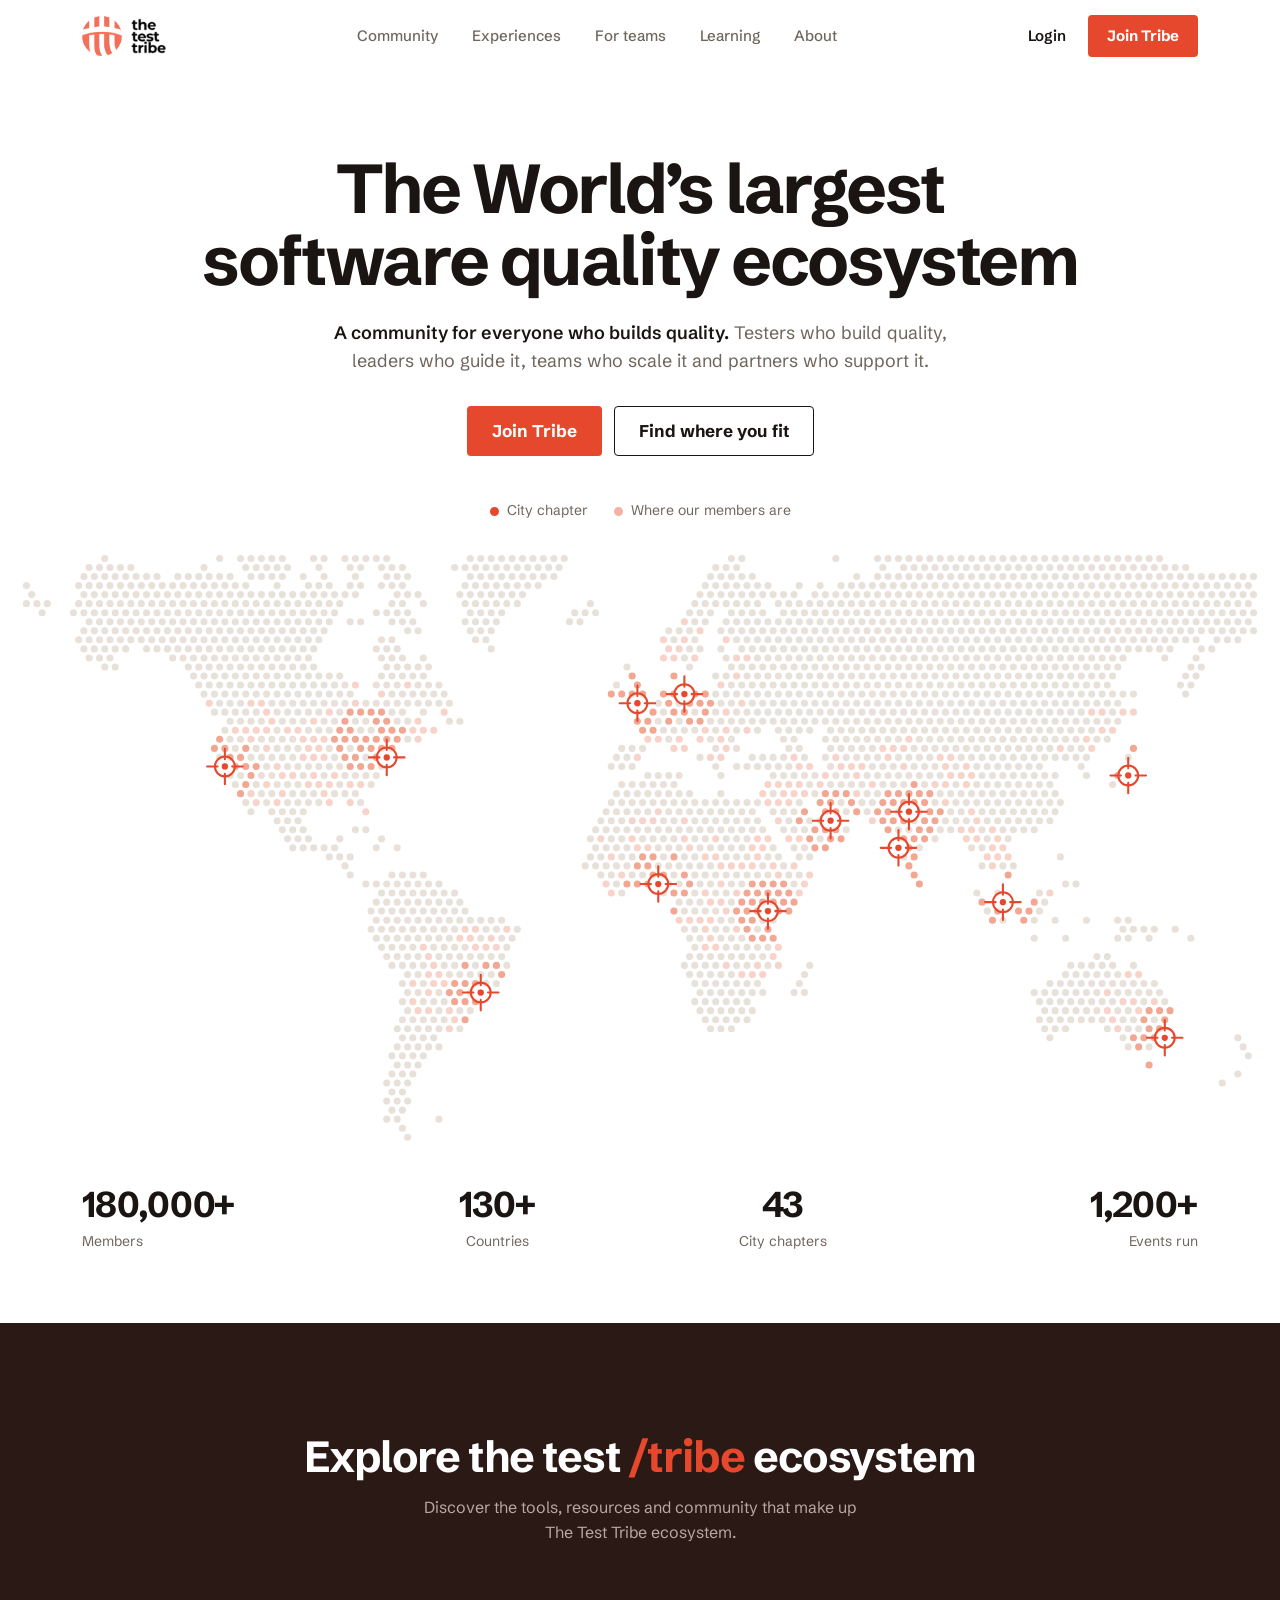
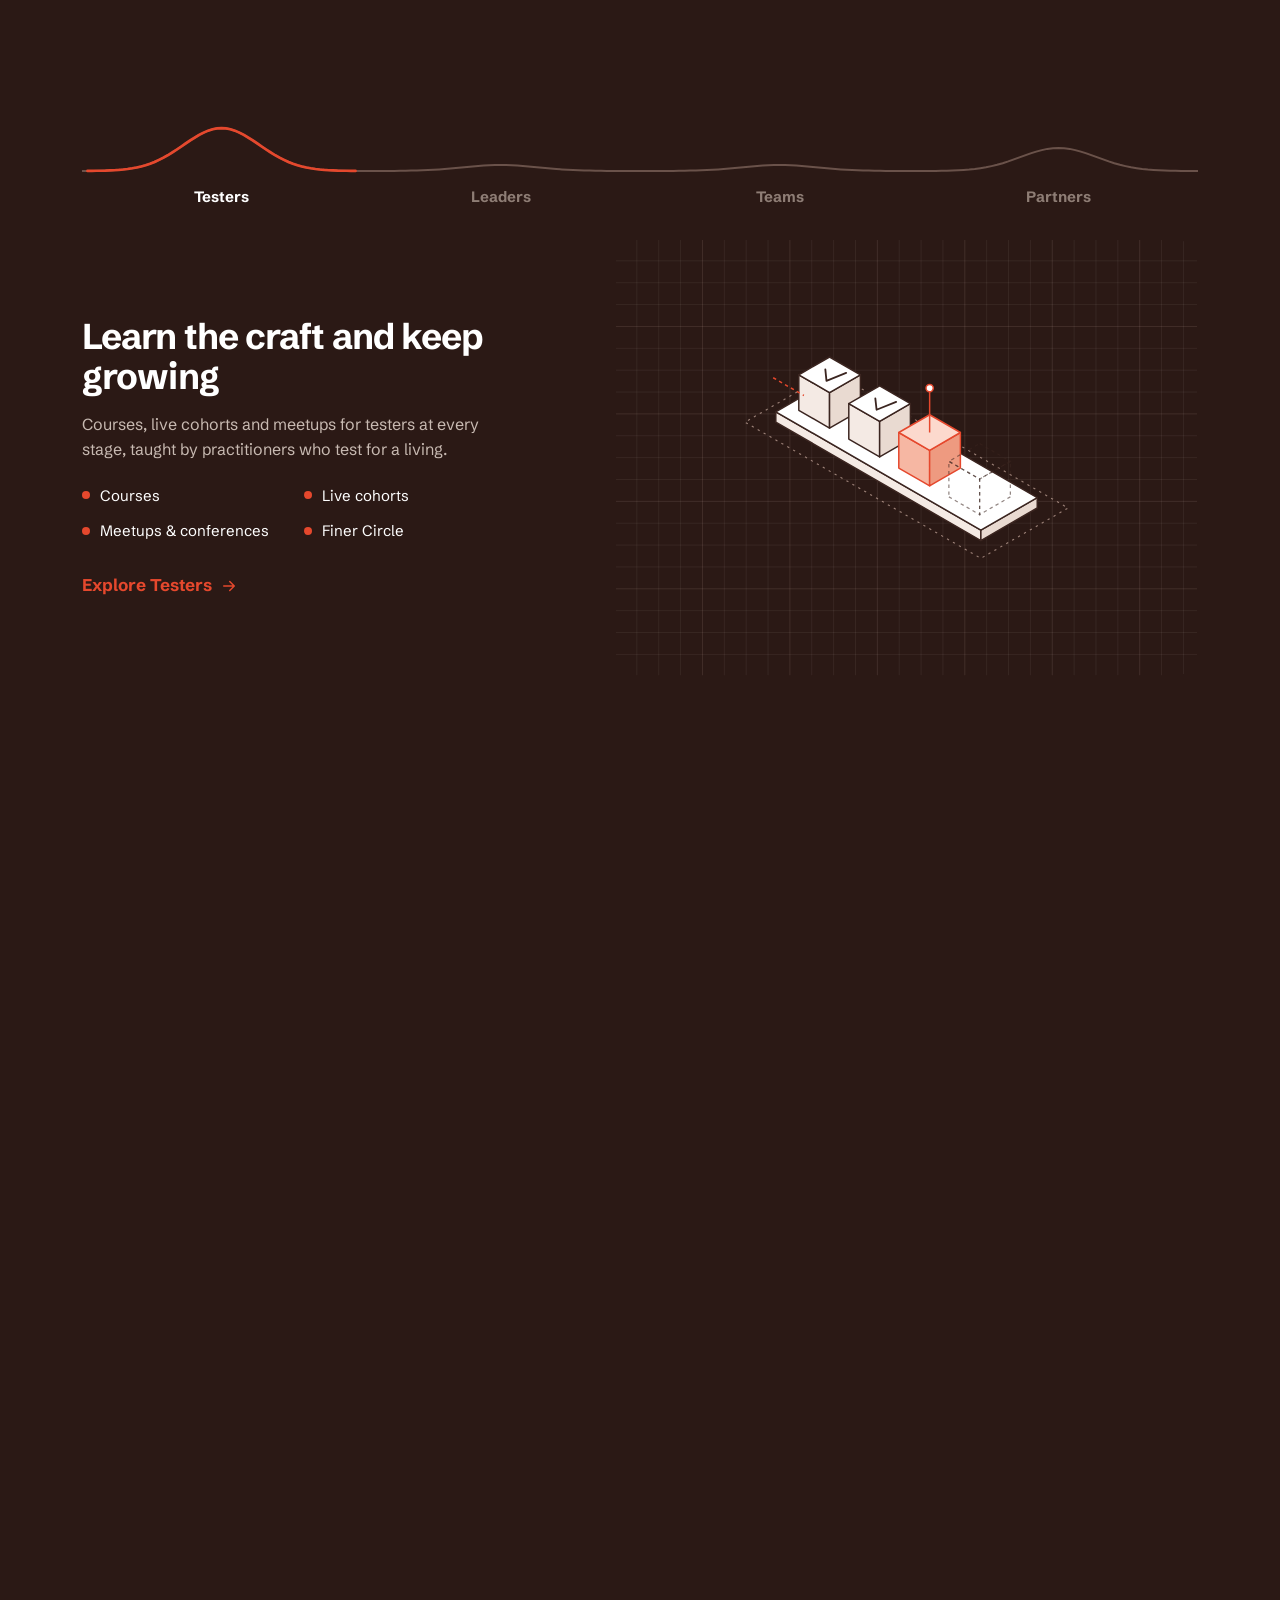
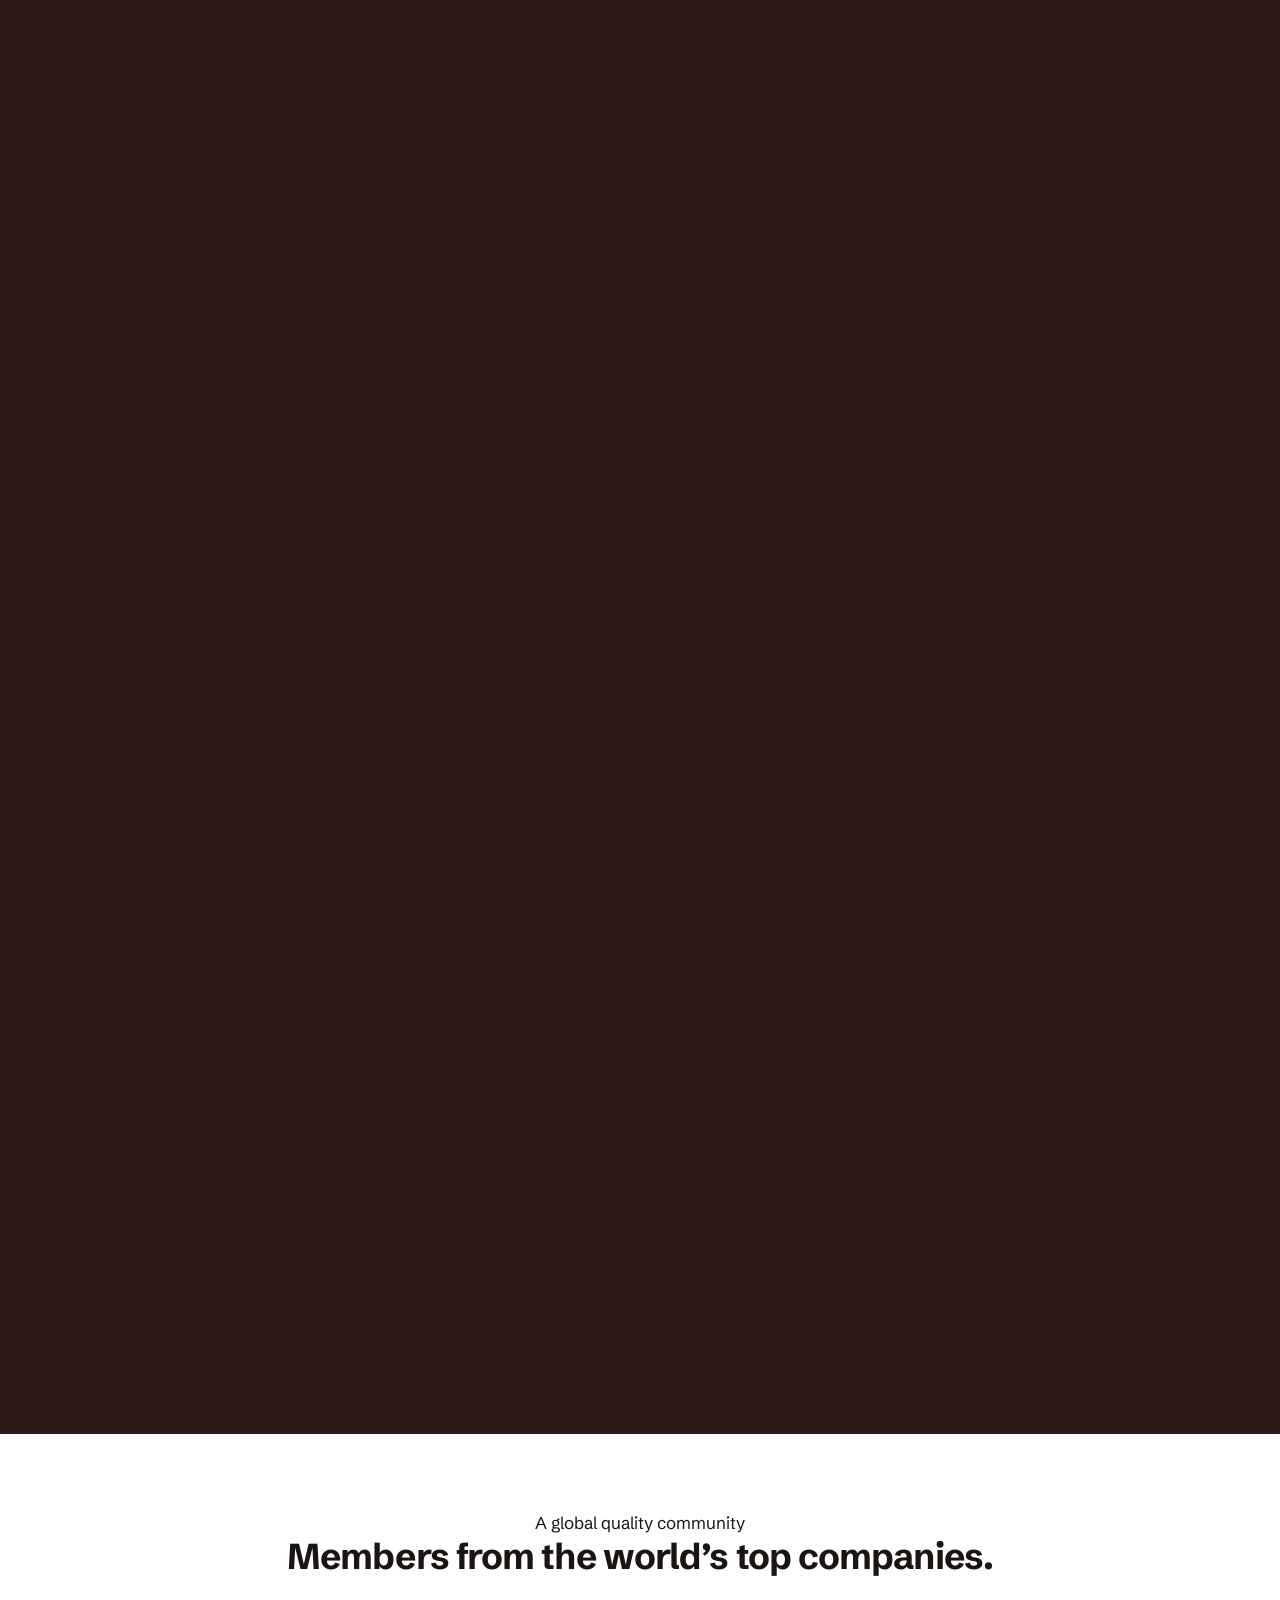
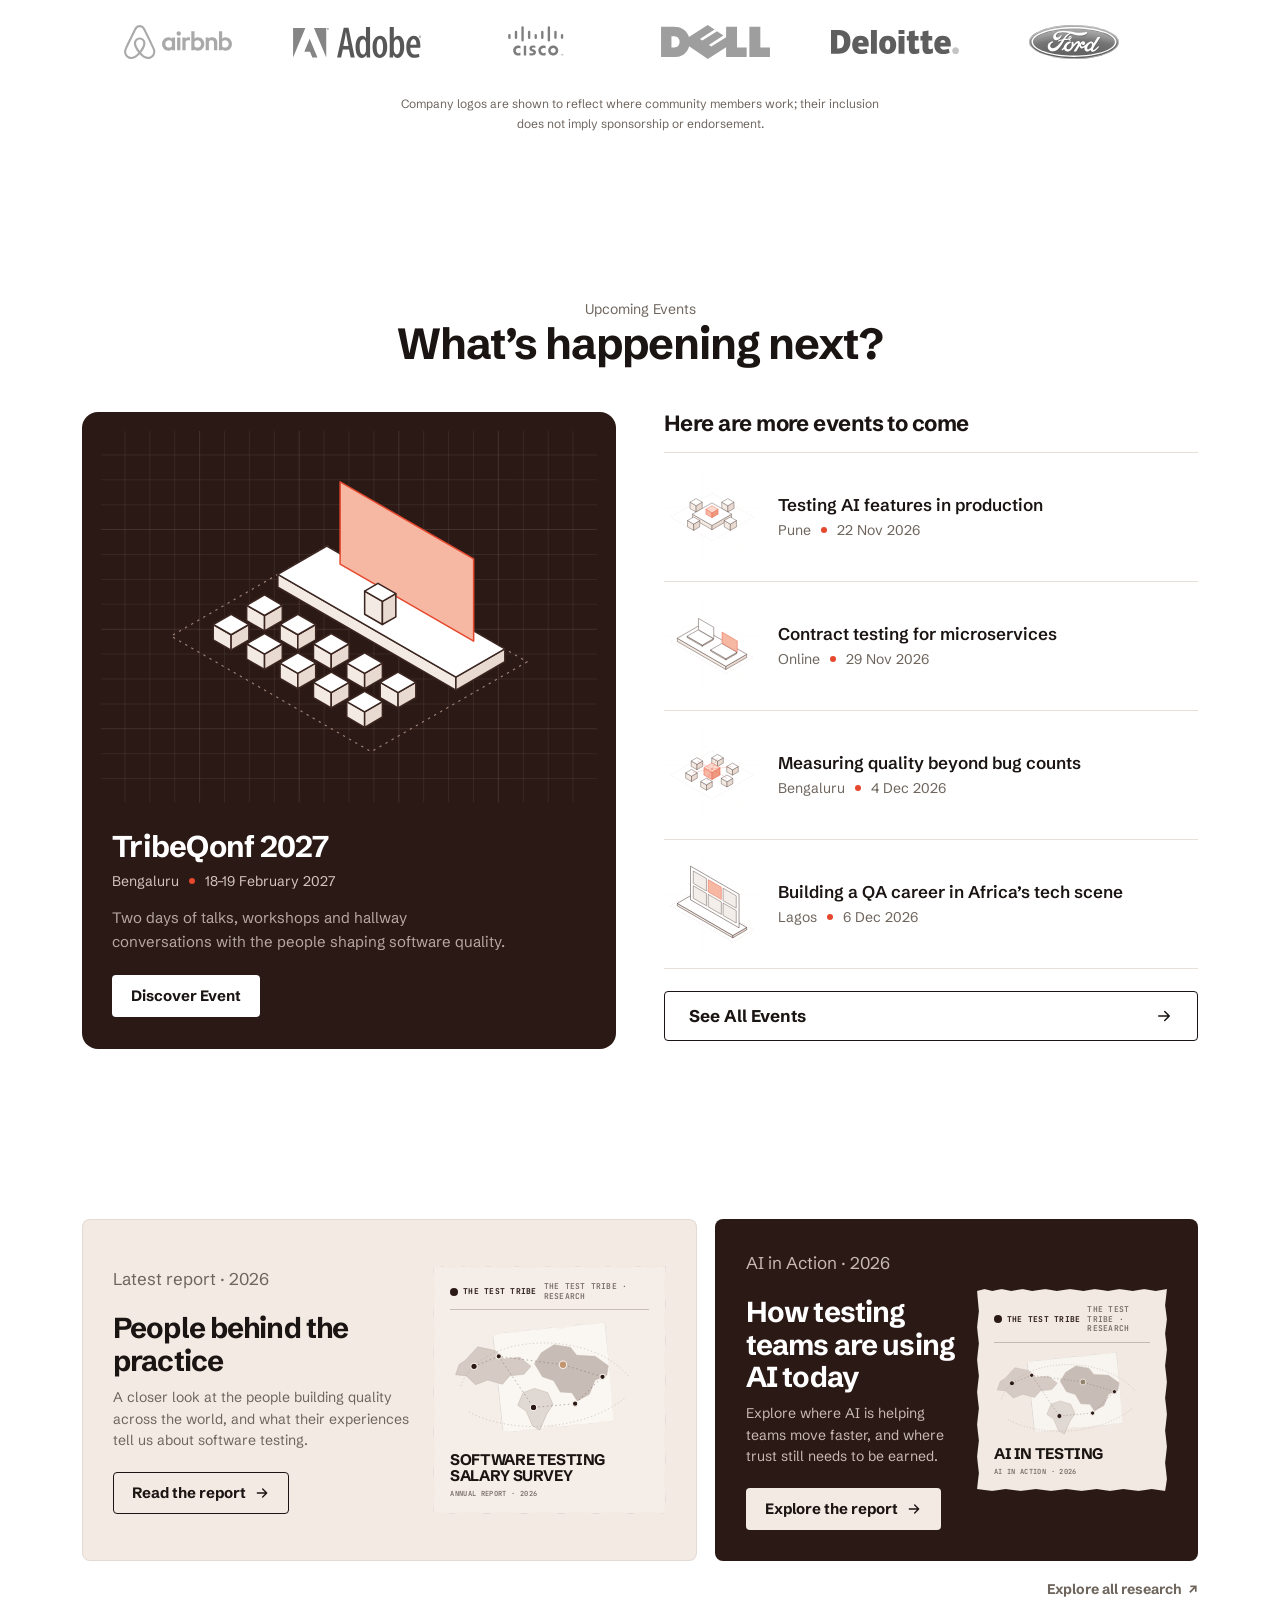
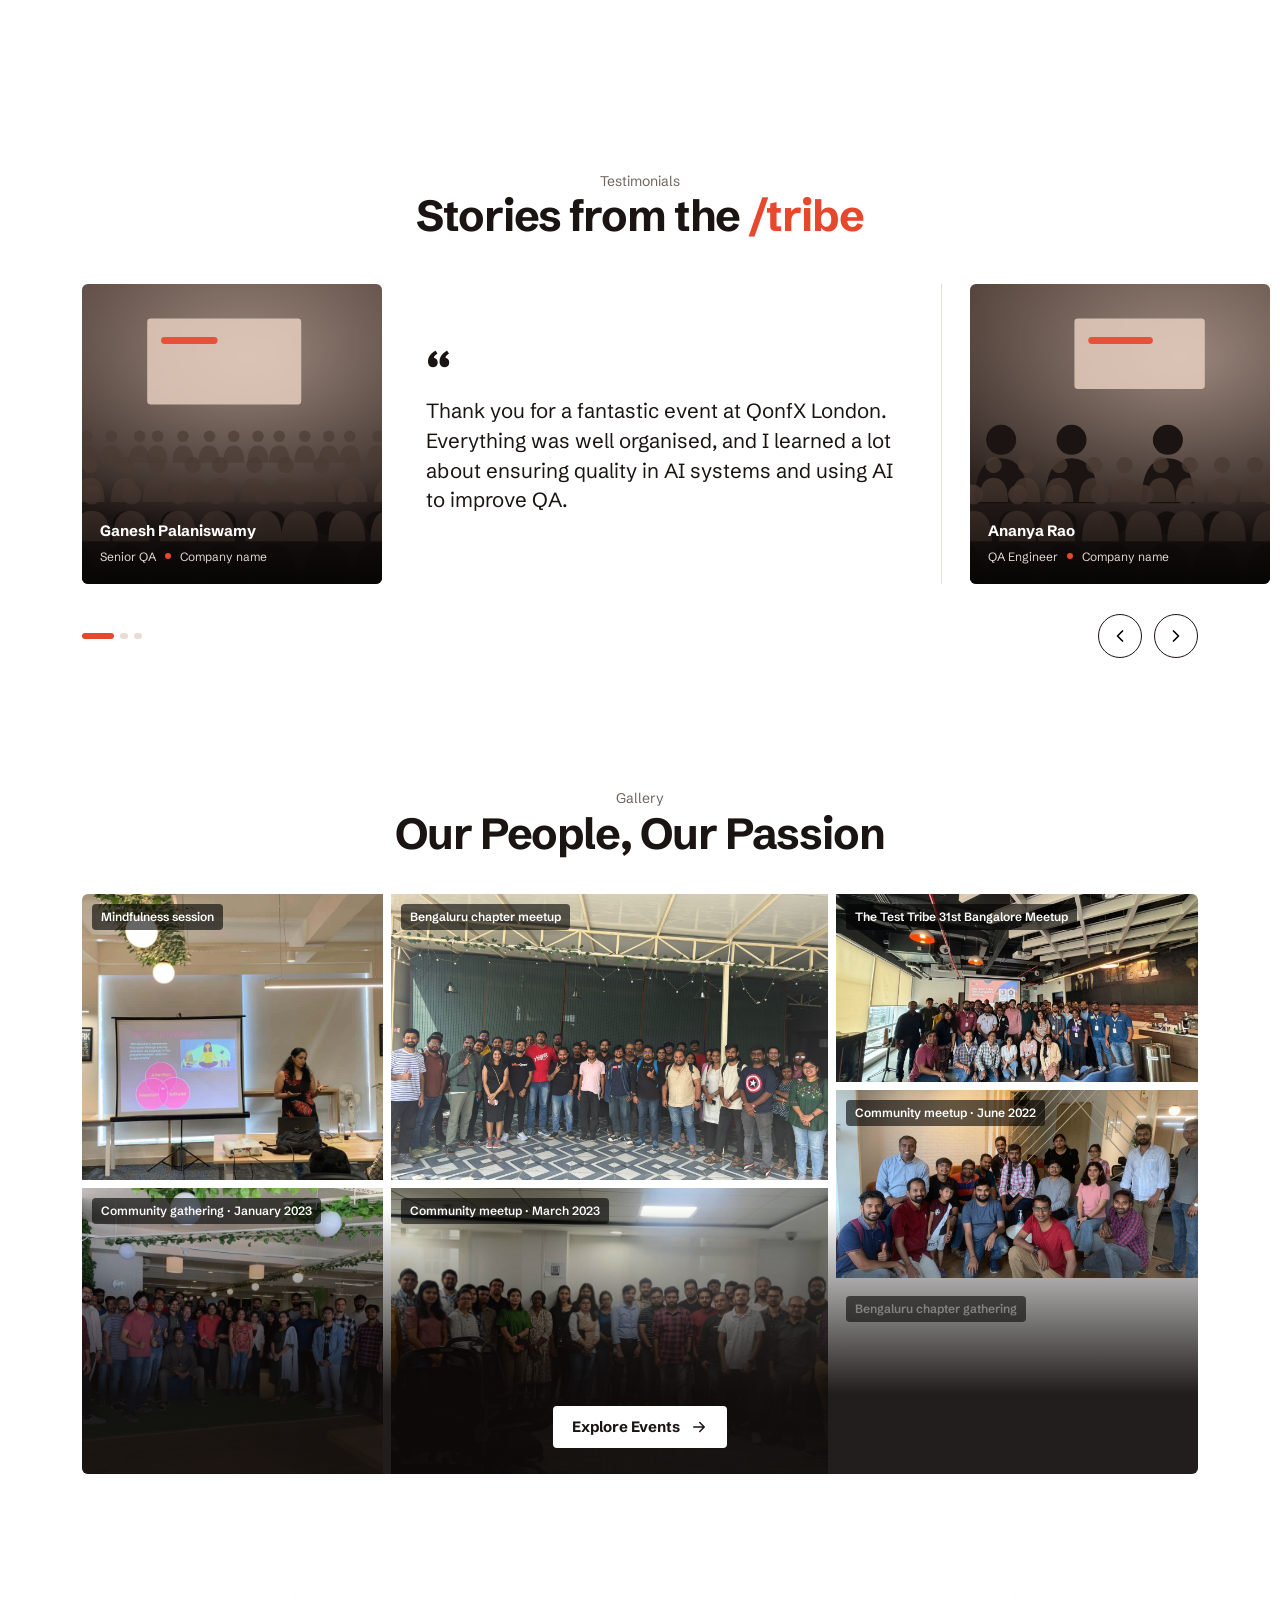
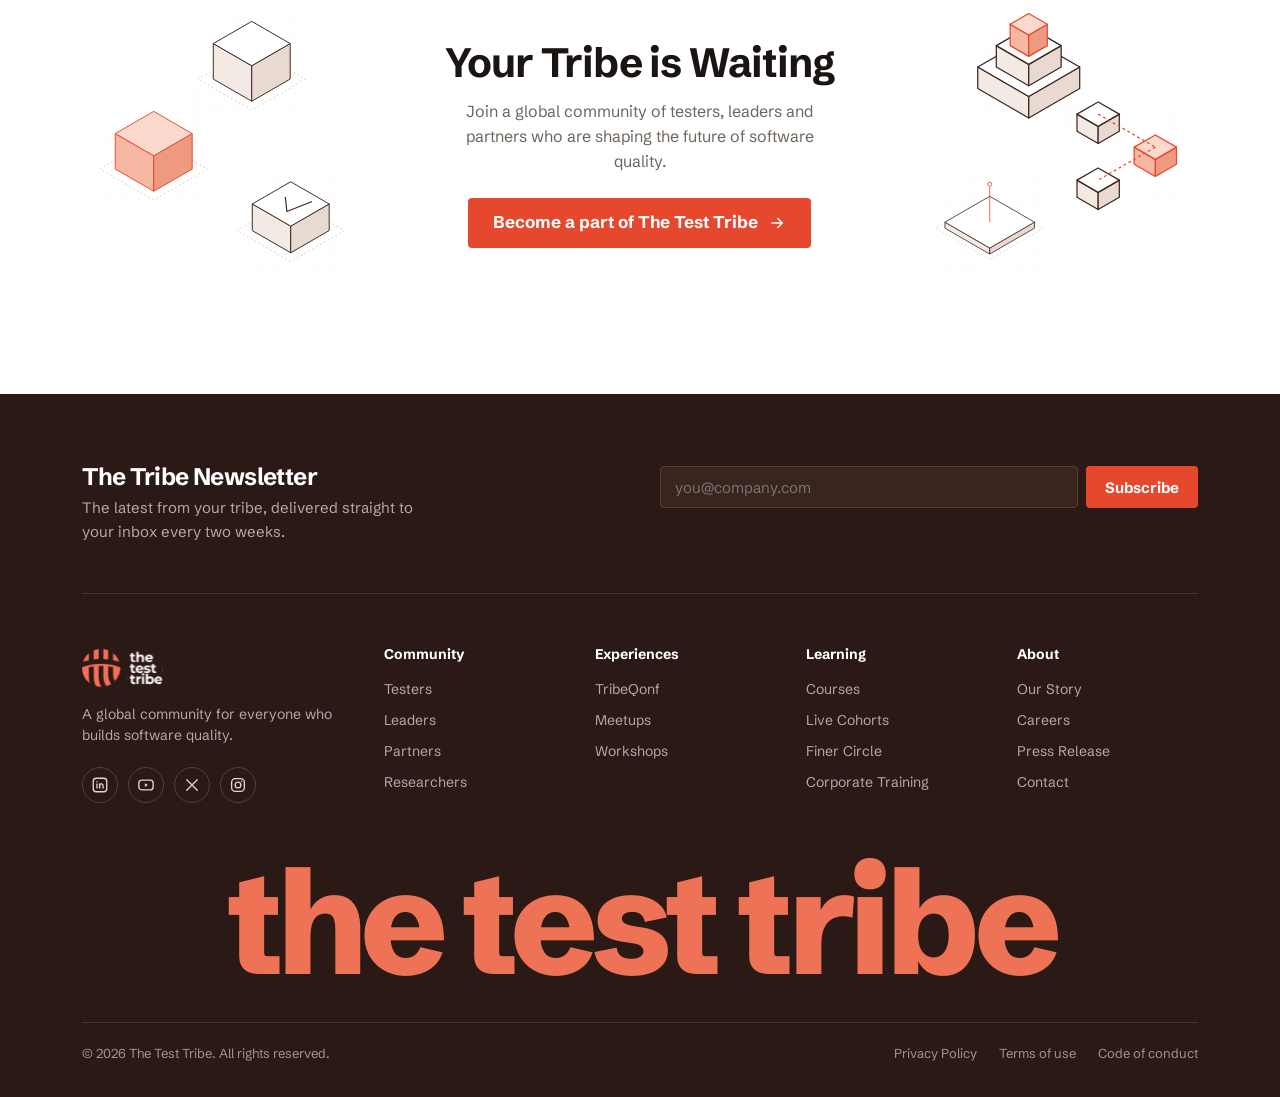
<file: the-test-tribe-home-5-illustrated.html>
<!doctype html><html lang="en"><head><meta charset="utf-8"><meta name="viewport" content="width=device-width, initial-scale=1">
<title>The Test Tribe — Illustrated</title>
<link rel="stylesheet" href="the-test-tribe-tokens.css">
<link rel="stylesheet" href="site-components.css">
<link rel="stylesheet" href="shared-trusted-logos.css">
<link rel="preconnect" href="https://fonts.googleapis.com"><link rel="preconnect" href="https://fonts.gstatic.com" crossorigin>
<link href="https://fonts.googleapis.com/css2?family=Schibsted+Grotesk:wght@400;500;600;700;800&family=JetBrains+Mono:wght@400;500&display=swap" rel="stylesheet">
<style>
*{box-sizing:border-box;margin:0;padding:0}html{scroll-behavior:smooth}
body{font-family:"Schibsted Grotesk",system-ui,sans-serif;color:var(--ink);background:#fff;font-size:17px;line-height:1.55;-webkit-font-smoothing:antialiased}
a{color:inherit;text-decoration:none}svg{display:block}.sr{position:absolute;width:1px;height:1px;overflow:hidden;clip:rect(0 0 0 0)}
:focus-visible{outline:3px solid var(--v);outline-offset:3px;border-radius:4px}
.wrap{max-width:1180px;margin:0 auto;padding:0 32px}
h1,h2,h3{letter-spacing:-.025em;line-height:1.1;font-weight:700}
.ico{width:18px;height:18px}
.btn{display:inline-flex;align-items:center;justify-content:center;gap:10px;height:50px;padding:0 24px;border-radius:4px;font:700 16px/1 inherit;font-family:inherit;border:1.5px solid transparent;cursor:pointer;transition:.2s}
.btn-s{height:42px;padding:0 18px;font-size:15px}
.btn-v{background:var(--v);color:#fff}.btn-v:hover{background:var(--v2)}
.btn-o{border-color:var(--ink)}.btn-o:hover{background:var(--ink);color:#fff}
.btn-w{background:#fff;color:var(--ink)}.btn-w:hover{background:#F3EDE8}
.kick{text-align:center;font-size:14px;color:var(--muted)}
section h2{text-align:center;font-size:clamp(30px,3.4vw,46px)}
h2 span{color:var(--v)}
/* hero */
.hero{padding:80px 0 70px;text-align:center}
.hero h1{font-size:clamp(40px,5.4vw,74px);letter-spacing:-.035em;line-height:1.04}
.hero p{max-width:60ch;margin:22px auto 0;color:var(--muted);font-size:clamp(16px,1.4vw,19px)}.hero p b{color:var(--ink);font-weight:600}
.acts{display:flex;gap:12px;justify-content:center;margin-top:32px;flex-wrap:wrap}
.legend{display:flex;gap:26px;justify-content:center;margin-top:44px;font-size:14px;color:var(--muted)}.legend span{display:inline-flex;align-items:center;gap:8px}
.legend i{width:9px;height:9px;border-radius:50%}.lg1{background:var(--v)}.lg2{background:#F2B3A3}
.map-wrap{max-width:1320px;margin:26px auto 0;padding:0 16px}
.hmap{width:100%;height:auto}.hmap .l{fill:#E8E1DA}.hmap .m1{fill:#F7D3C9}.hmap .m2{fill:#F2A792}
.hmap .ret circle{fill:rgba(255,255,255,.7);stroke:var(--v);stroke-width:.2}.hmap .ret path{stroke:var(--v);stroke-width:.2;stroke-linecap:round}.hmap .ret .c{fill:var(--v);stroke:none}
.hmap .ret{transform-box:fill-box;transform-origin:center;animation:retin 4s ease-in-out infinite;animation-delay:calc(var(--i) * .45s)}
@keyframes retin{0%,70%,100%{transform:scale(1)}80%{transform:scale(1.25)}}
/* gateways */
.gates{background:var(--brown);color:#fff}
.g-intro{text-align:center;padding:110px 32px 30px}.g-intro h2{color:#fff}.g-intro p{color:#B7A9A1;max-width:44ch;margin:14px auto 0;font-size:16px}
.g-track{position:relative}
.g-stage{position:sticky;top:72px;height:calc(100vh - 72px);min-height:620px;display:flex;flex-direction:column;justify-content:center;gap:24px}
.rail svg{width:100%;height:80px}.rail .base{fill:none;stroke:#6A524A;stroke-width:2}.rail .live{fill:none;stroke:var(--v);stroke-width:2.6;stroke-linecap:round}
.names{display:grid;grid-template-columns:repeat(4,1fr)}
.names button{all:unset;cursor:pointer;text-align:center;font-size:15px;font-weight:700;color:#8E7D75;padding:6px}
.names button[aria-current="true"]{color:#fff}.names button:focus-visible{outline:3px solid var(--v)}
.gps{position:relative;height:min(440px,54vh)}
.gp{position:absolute;inset:0;display:grid;grid-template-columns:.9fr 1.1fr;gap:56px;align-items:center;opacity:0;visibility:hidden;transform:translateY(10px);transition:opacity .5s,transform .5s,visibility .5s}
.gp.on{opacity:1;visibility:visible;transform:none}
.gp h3{font-size:clamp(28px,2.8vw,40px)}
.gp p{color:#C8BAB2;margin-top:16px;max-width:42ch;font-size:16px}
.gp ul{list-style:none;display:grid;grid-template-columns:1fr 1fr;gap:12px 24px;margin-top:22px;font-size:15px;max-width:420px}
.gp li{display:flex;align-items:center;gap:10px}.gp li::before{content:"";width:8px;height:8px;border-radius:50%;background:var(--v);flex:none}
.gp-link{display:inline-flex;align-items:center;gap:8px;margin-top:30px;color:var(--v);font-weight:700}.gp-link:hover .ico{transform:translateX(3px)}.gp-link .ico{transition:transform .2s}
.gp-art{height:100%;display:flex;align-items:center}
.illo{width:100%;height:auto;display:block}
.illo line[stroke="#F1E8E2"]{opacity:.07}.illo line[stroke="#F3D3C8"]{opacity:.12}
.gp-art .illo{max-height:100%}
/* logos */
/* events */
.events{padding:90px 0}
.e-grid{display:grid;grid-template-columns:1fr 1fr;gap:48px;margin-top:44px;align-items:start}
.feat{background:var(--brown);color:#fff;border-radius:16px;overflow:hidden}
.feat-art{padding:18px 18px 0}.feat-art .illo{border-radius:0}
.feat-body{padding:26px 30px 32px}.feat-body h3{font-size:30px}
small i,.st-who i{display:inline-block;width:6px;height:6px;border-radius:50%;background:var(--v);margin:0 6px 2px}
.feat-body small{display:block;margin-top:8px;color:#D3C5BD;font-size:14px}
.feat-body p{color:#B7A9A1;margin:14px 0 22px;font-size:15px;max-width:44ch}
.more h3{font-size:22px;padding-bottom:16px;border-bottom:1px solid var(--line)}
.more ul{list-style:none}
.more li a{display:flex;align-items:center;gap:18px;padding:16px 0;border-bottom:1px solid var(--line)}
.ev-thumb{width:96px;flex:none}.ev-thumb .illo{border-radius:0}
.more b{display:block;font-size:17px;font-weight:600;line-height:1.3}.more small{display:block;margin-top:4px;color:var(--muted);font-size:14px}
.more li a:hover b{color:var(--v)}
.btn-wide{width:100%;margin-top:22px;justify-content:space-between}
/* stories */
.stories{padding:90px 0}
.car{margin-top:44px;overflow:hidden;padding-left:max(32px,calc((100vw - 1180px) / 2 + 32px))}
.car-track{display:flex;gap:28px;transition:transform .55s cubic-bezier(.65,0,.35,1)}
.st{flex:0 0 min(860px,82vw);display:grid;grid-template-columns:300px 1fr;gap:44px;padding-right:44px;border-right:1px solid var(--line)}
.st-ph{position:relative;aspect-ratio:1/1;border-radius:6px;overflow:hidden}.st-ph svg{position:absolute;inset:0;width:100%;height:100%}
.st-who{position:absolute;left:0;right:0;bottom:0;padding:40px 18px 16px;background:linear-gradient(transparent,rgba(0,0,0,.75));color:#fff}
.st-who b{display:block;font-size:15px}.st-who small{font-size:12px;color:#E2D6CF}
.st blockquote{font-size:clamp(18px,1.6vw,22px);line-height:1.45;align-self:center}
.st .q{display:block;font-size:48px;line-height:.6;color:var(--ink);margin-bottom:14px;font-weight:700}
.car-ctl{display:flex;justify-content:space-between;align-items:center;margin-top:30px}
.dots{display:flex;gap:6px}.dots span{width:8px;height:6px;border-radius:3px;background:#E9DCD5;transition:width .3s,background .3s}.dots span.on{width:32px;background:var(--v)}
.arrows{display:flex;gap:12px}.ar{width:44px;height:44px;border-radius:50%;border:1.5px solid var(--ink);background:#fff;display:grid;place-items:center;cursor:pointer}.ar svg{width:20px;height:20px}.ar:hover{background:var(--ink);color:#fff}
/* gallery */
.gallery{padding:40px 0 90px}
.gal{position:relative;margin-top:36px;display:grid;grid-template-columns:1fr 1.45fr 1.2fr;grid-template-rows:repeat(6,90px);gap:8px;border-radius:6px;overflow:hidden}
.gi{position:relative;overflow:hidden}.gi svg,.gi img{position:absolute;inset:0;width:100%;height:100%}.gi img{display:block;object-fit:cover;transition:transform .5s}.gi:hover img{transform:scale(1.035)}
.gi figcaption{position:absolute;left:10px;top:10px;background:rgba(0,0,0,.6);color:#fff;font-size:12px;font-weight:600;padding:4px 9px;border-radius:4px}
.gi0{grid-column:1;grid-row:1/4}.gi1{grid-column:2;grid-row:1/4}.gi2{grid-column:3;grid-row:1/3}
.gi3{grid-column:1;grid-row:4/7}.gi4{grid-column:2;grid-row:4/7}.gi5{grid-column:3;grid-row:3/5}.gi6{grid-column:3;grid-row:5/7}
.gal-fade{position:absolute;left:0;right:0;bottom:0;height:46%;background:linear-gradient(transparent,rgba(14,10,9,.92) 70%);display:flex;align-items:flex-end;justify-content:center;padding-bottom:26px}
/* join */
.join{padding:30px 0 100px}
.jwrap{display:grid;grid-template-columns:1fr 1.3fr 1fr;align-items:center;gap:20px}
.jside{position:relative;height:300px}
.jt{position:absolute;width:44%;aspect-ratio:1/1}.jt .illo{border-radius:0;box-shadow:none}
.jl .jt0{left:30%;top:0}.jl .jt1{left:0;top:30%}.jl .jt2{left:42%;top:52%}
.jr .jt3{right:30%;top:0}.jr .jt4{right:0;top:30%}.jr .jt5{right:42%;top:52%}
.jmid{text-align:center}.jmid h2{font-size:clamp(30px,3.2vw,44px)}.jmid p{color:var(--muted);margin:14px auto 24px;max-width:40ch;font-size:16px}
/* footer */
.foot{background:var(--brown);color:#fff;padding:70px 0 34px}
.news{display:grid;grid-template-columns:1fr 1fr;gap:40px;align-items:center;padding-bottom:50px;border-bottom:1px solid #4A332C}
.news h3{font-size:24px}.news p{color:#B7A9A1;font-size:15px;margin-top:6px;max-width:40ch}
.nform{display:flex;gap:8px;flex-wrap:wrap}.nform input{flex:1;min-width:200px;height:42px;border-radius:4px;border:1.5px solid #5A3F37;background:#3A241E;color:#fff;font:inherit;font-size:15px;padding:0 14px}
.nform input:focus{outline:none;border-color:#fff}.nok{flex-basis:100%;font-size:14px;color:#E3D4CC;min-height:1.2em}
.ftop{display:grid;grid-template-columns:1.5fr repeat(4,1fr);gap:30px;padding-top:50px}
.fabout p{color:#B7A9A1;font-size:14px;max-width:28ch;margin-top:16px}
.soc{display:flex;gap:10px;margin-top:20px}.soc a{width:36px;height:36px;border:1px solid #5A3F37;border-radius:50%;display:grid;place-items:center;color:#E3D4CC}.soc svg{width:18px;height:18px}
.ftop h4{font-size:14px;margin-bottom:14px}.ftop ul{list-style:none;display:grid;gap:9px;font-size:14px;color:#B7A9A1}.ftop a:hover{color:#fff}
.wm{margin-top:50px;font-weight:800;letter-spacing:-.05em;line-height:.95;font-size:clamp(40px,11.4vw,150px);color:#EE7356;white-space:nowrap;text-align:center}
.fbase{display:flex;justify-content:space-between;gap:16px;margin-top:30px;padding-top:20px;border-top:1px solid #4A332C;font-size:13px;color:#A6948B;flex-wrap:wrap}.fbase nav{display:flex;gap:22px}
@media (max-width:560px){.acts{display:grid;grid-template-columns:1fr;width:100%;max-width:340px;margin:32px auto 0}.acts .btn{width:100%;font-weight:700}}
@media (max-width:900px){
  .wrap{padding:0 20px}.links,.login,.nav-join{display:none}.burger{display:block}.act{gap:10px}
  .hero{padding:56px 0 50px}
  .g-intro{padding:80px 20px 10px}.g-track{height:auto!important}
  .g-stage{position:static;height:auto;min-height:0;display:block;padding-bottom:40px}
  .rail{display:none}.gps{height:auto}
  .gp{position:static;opacity:1;visibility:visible;transform:none;grid-template-columns:1fr;gap:22px;padding:36px 0;border-top:1px solid #4A332C}
  .gp-art{order:-1}
  .e-grid{grid-template-columns:1fr}
  .rb-row{grid-template-columns:1fr}.rb-a,.rb-b{border-right:0;border-bottom:1px solid rgba(255,255,255,.25)}.rb-row>div{padding:26px 22px}.rb-a h3{margin-top:18px}
  .car{padding-left:20px}.st{flex-basis:86vw;grid-template-columns:1fr;gap:20px;padding-right:20px}
  .gal{grid-template-columns:1fr 1fr;grid-template-rows:repeat(8,70px)}
  .gi0{grid-column:1;grid-row:1/3}.gi1{grid-column:2;grid-row:1/4}.gi2{grid-column:1;grid-row:3/5}.gi3{grid-column:2;grid-row:4/6}.gi4{grid-column:1;grid-row:5/7}.gi5{grid-column:2;grid-row:6/9}.gi6{grid-column:1;grid-row:7/9}
  .jwrap{grid-template-columns:1fr 1fr}.jmid{grid-column:1/-1;grid-row:1}.jside{height:200px}
  .news{grid-template-columns:1fr}.ftop{grid-template-columns:1fr 1fr}.fabout{grid-column:1/-1}
}
@media (prefers-reduced-motion:reduce){html{scroll-behavior:auto}.drawer,.scrim,.burger svg{transition:none}.hmap .ret,.rbars .rb{animation:none}.gp,.car-track{transition:none}.illo *{animation:none!important}}
</style><script src="site-components.js"></script></head><body>
<tribe-site-nav home></tribe-site-nav>
<main id="top">
<section class="hero"><div class="wrap">
  <h1>The World’s largest<br>software quality ecosystem</h1>
  <p><b>A community for everyone who builds quality.</b> Testers who build quality, leaders who guide it, teams who scale it and partners who support it.</p>
  <div class="acts"><a class="btn btn-v" href="#join">Join Tribe</a><a class="btn btn-o" href="#gates">Find where you fit</a></div>
  <div class="legend"><span><i class="lg1"></i>City chapter</span><span><i class="lg2"></i>Where our members are</span></div></div>
  <div class="map-wrap"><svg class="hmap" viewBox="-1 -1 119.5 57.4" role="img" aria-label="Map of Test Tribe city chapters and where members are"><circle class="l" cx="7.5" cy="0" r=".34"/><circle class="l" cx="18.5" cy="0" r=".34"/><circle class="l" cx="20.5" cy="0" r=".34"/><circle class="l" cx="21.5" cy="0" r=".34"/><circle class="l" cx="22.5" cy="0" r=".34"/><circle class="l" cx="23.5" cy="0" r=".34"/><circle class="l" cx="24.5" cy="0" r=".34"/><circle class="l" cx="27.5" cy="0" r=".34"/><circle class="l" cx="28.5" cy="0" r=".34"/><circle class="l" cx="30.5" cy="0" r=".34"/><circle class="l" cx="31.5" cy="0" r=".34"/><circle class="l" cx="32.5" cy="0" r=".34"/><circle class="l" cx="33.5" cy="0" r=".34"/><circle class="l" cx="34.5" cy="0" r=".34"/><circle class="l" cx="42.5" cy="0" r=".34"/><circle class="l" cx="43.5" cy="0" r=".34"/><circle class="l" cx="44.5" cy="0" r=".34"/><circle class="l" cx="45.5" cy="0" r=".34"/><circle class="l" cx="46.5" cy="0" r=".34"/><circle class="l" cx="47.5" cy="0" r=".34"/><circle class="l" cx="48.5" cy="0" r=".34"/><circle class="l" cx="49.5" cy="0" r=".34"/><circle class="l" cx="50.5" cy="0" r=".34"/><circle class="l" cx="51.5" cy="0" r=".34"/><circle class="l" cx="67.5" cy="0" r=".34"/><circle class="l" cx="68.5" cy="0" r=".34"/><circle class="l" cx="77.5" cy="0" r=".34"/><circle class="l" cx="81.5" cy="0" r=".34"/><circle class="l" cx="82.5" cy="0" r=".34"/><circle class="l" cx="83.5" cy="0" r=".34"/><circle class="l" cx="84.5" cy="0" r=".34"/><circle class="l" cx="85.5" cy="0" r=".34"/><circle class="l" cx="86.5" cy="0" r=".34"/><circle class="l" cx="87.5" cy="0" r=".34"/><circle class="l" cx="88.5" cy="0" r=".34"/><circle class="l" cx="89.5" cy="0" r=".34"/><circle class="l" cx="90.5" cy="0" r=".34"/><circle class="l" cx="91.5" cy="0" r=".34"/><circle class="l" cx="92.5" cy="0" r=".34"/><circle class="l" cx="93.5" cy="0" r=".34"/><circle class="l" cx="94.5" cy="0" r=".34"/><circle class="l" cx="95.5" cy="0" r=".34"/><circle class="l" cx="96.5" cy="0" r=".34"/><circle class="l" cx="97.5" cy="0" r=".34"/><circle class="l" cx="98.5" cy="0" r=".34"/><circle class="l" cx="99.5" cy="0" r=".34"/><circle class="l" cx="100.5" cy="0" r=".34"/><circle class="l" cx="101.5" cy="0" r=".34"/><circle class="l" cx="102.5" cy="0" r=".34"/><circle class="l" cx="103.5" cy="0" r=".34"/><circle class="l" cx="104.5" cy="0" r=".34"/><circle class="l" cx="105.5" cy="0" r=".34"/><circle class="l" cx="106.5" cy="0" r=".34"/><circle class="l" cx="107.5" cy="0" r=".34"/><circle class="l" cx="108.5" cy="0" r=".34"/><circle class="l" cx="6" cy="0.87" r=".34"/><circle class="l" cx="7" cy="0.87" r=".34"/><circle class="l" cx="8" cy="0.87" r=".34"/><circle class="l" cx="9" cy="0.87" r=".34"/><circle class="l" cx="10" cy="0.87" r=".34"/><circle class="l" cx="17" cy="0.87" r=".34"/><circle class="l" cx="21" cy="0.87" r=".34"/><circle class="l" cx="22" cy="0.87" r=".34"/><circle class="l" cx="23" cy="0.87" r=".34"/><circle class="l" cx="24" cy="0.87" r=".34"/><circle class="l" cx="25" cy="0.87" r=".34"/><circle class="l" cx="28" cy="0.87" r=".34"/><circle class="l" cx="31" cy="0.87" r=".34"/><circle class="l" cx="32" cy="0.87" r=".34"/><circle class="l" cx="34" cy="0.87" r=".34"/><circle class="l" cx="35" cy="0.87" r=".34"/><circle class="l" cx="36" cy="0.87" r=".34"/><circle class="l" cx="41" cy="0.87" r=".34"/><circle class="l" cx="42" cy="0.87" r=".34"/><circle class="l" cx="43" cy="0.87" r=".34"/><circle class="l" cx="44" cy="0.87" r=".34"/><circle class="l" cx="45" cy="0.87" r=".34"/><circle class="l" cx="46" cy="0.87" r=".34"/><circle class="l" cx="47" cy="0.87" r=".34"/><circle class="l" cx="48" cy="0.87" r=".34"/><circle class="l" cx="49" cy="0.87" r=".34"/><circle class="l" cx="50" cy="0.87" r=".34"/><circle class="l" cx="51" cy="0.87" r=".34"/><circle class="l" cx="66" cy="0.87" r=".34"/><circle class="l" cx="67" cy="0.87" r=".34"/><circle class="l" cx="68" cy="0.87" r=".34"/><circle class="l" cx="82" cy="0.87" r=".34"/><circle class="l" cx="84" cy="0.87" r=".34"/><circle class="l" cx="85" cy="0.87" r=".34"/><circle class="l" cx="86" cy="0.87" r=".34"/><circle class="l" cx="87" cy="0.87" r=".34"/><circle class="l" cx="88" cy="0.87" r=".34"/><circle class="l" cx="89" cy="0.87" r=".34"/><circle class="l" cx="90" cy="0.87" r=".34"/><circle class="l" cx="91" cy="0.87" r=".34"/><circle class="l" cx="92" cy="0.87" r=".34"/><circle class="l" cx="93" cy="0.87" r=".34"/><circle class="l" cx="94" cy="0.87" r=".34"/><circle class="l" cx="95" cy="0.87" r=".34"/><circle class="l" cx="96" cy="0.87" r=".34"/><circle class="l" cx="97" cy="0.87" r=".34"/><circle class="l" cx="98" cy="0.87" r=".34"/><circle class="l" cx="99" cy="0.87" r=".34"/><circle class="l" cx="100" cy="0.87" r=".34"/><circle class="l" cx="101" cy="0.87" r=".34"/><circle class="l" cx="102" cy="0.87" r=".34"/><circle class="l" cx="103" cy="0.87" r=".34"/><circle class="l" cx="104" cy="0.87" r=".34"/><circle class="l" cx="105" cy="0.87" r=".34"/><circle class="l" cx="106" cy="0.87" r=".34"/><circle class="l" cx="107" cy="0.87" r=".34"/><circle class="l" cx="108" cy="0.87" r=".34"/><circle class="l" cx="109" cy="0.87" r=".34"/><circle class="l" cx="110" cy="0.87" r=".34"/><circle class="l" cx="111" cy="0.87" r=".34"/><circle class="l" cx="5.5" cy="1.73" r=".34"/><circle class="l" cx="6.5" cy="1.73" r=".34"/><circle class="l" cx="7.5" cy="1.73" r=".34"/><circle class="l" cx="8.5" cy="1.73" r=".34"/><circle class="l" cx="9.5" cy="1.73" r=".34"/><circle class="l" cx="10.5" cy="1.73" r=".34"/><circle class="l" cx="11.5" cy="1.73" r=".34"/><circle class="l" cx="12.5" cy="1.73" r=".34"/><circle class="l" cx="14.5" cy="1.73" r=".34"/><circle class="l" cx="15.5" cy="1.73" r=".34"/><circle class="l" cx="16.5" cy="1.73" r=".34"/><circle class="l" cx="17.5" cy="1.73" r=".34"/><circle class="l" cx="18.5" cy="1.73" r=".34"/><circle class="l" cx="19.5" cy="1.73" r=".34"/><circle class="l" cx="21.5" cy="1.73" r=".34"/><circle class="l" cx="22.5" cy="1.73" r=".34"/><circle class="l" cx="23.5" cy="1.73" r=".34"/><circle class="l" cx="24.5" cy="1.73" r=".34"/><circle class="l" cx="26.5" cy="1.73" r=".34"/><circle class="l" cx="28.5" cy="1.73" r=".34"/><circle class="l" cx="31.5" cy="1.73" r=".34"/><circle class="l" cx="34.5" cy="1.73" r=".34"/><circle class="l" cx="35.5" cy="1.73" r=".34"/><circle class="l" cx="36.5" cy="1.73" r=".34"/><circle class="l" cx="42.5" cy="1.73" r=".34"/><circle class="l" cx="43.5" cy="1.73" r=".34"/><circle class="l" cx="44.5" cy="1.73" r=".34"/><circle class="l" cx="45.5" cy="1.73" r=".34"/><circle class="l" cx="46.5" cy="1.73" r=".34"/><circle class="l" cx="47.5" cy="1.73" r=".34"/><circle class="l" cx="48.5" cy="1.73" r=".34"/><circle class="l" cx="49.5" cy="1.73" r=".34"/><circle class="l" cx="50.5" cy="1.73" r=".34"/><circle class="l" cx="65.5" cy="1.73" r=".34"/><circle class="l" cx="66.5" cy="1.73" r=".34"/><circle class="l" cx="67.5" cy="1.73" r=".34"/><circle class="l" cx="68.5" cy="1.73" r=".34"/><circle class="l" cx="69.5" cy="1.73" r=".34"/><circle class="l" cx="79.5" cy="1.73" r=".34"/><circle class="l" cx="81.5" cy="1.73" r=".34"/><circle class="l" cx="82.5" cy="1.73" r=".34"/><circle class="l" cx="83.5" cy="1.73" r=".34"/><circle class="l" cx="84.5" cy="1.73" r=".34"/><circle class="l" cx="85.5" cy="1.73" r=".34"/><circle class="l" cx="86.5" cy="1.73" r=".34"/><circle class="l" cx="87.5" cy="1.73" r=".34"/><circle class="l" cx="88.5" cy="1.73" r=".34"/><circle class="l" cx="89.5" cy="1.73" r=".34"/><circle class="l" cx="90.5" cy="1.73" r=".34"/><circle class="l" cx="91.5" cy="1.73" r=".34"/><circle class="l" cx="92.5" cy="1.73" r=".34"/><circle class="l" cx="93.5" cy="1.73" r=".34"/><circle class="l" cx="94.5" cy="1.73" r=".34"/><circle class="l" cx="95.5" cy="1.73" r=".34"/><circle class="l" cx="96.5" cy="1.73" r=".34"/><circle class="l" cx="97.5" cy="1.73" r=".34"/><circle class="l" cx="98.5" cy="1.73" r=".34"/><circle class="l" cx="99.5" cy="1.73" r=".34"/><circle class="l" cx="100.5" cy="1.73" r=".34"/><circle class="l" cx="101.5" cy="1.73" r=".34"/><circle class="l" cx="102.5" cy="1.73" r=".34"/><circle class="l" cx="103.5" cy="1.73" r=".34"/><circle class="l" cx="104.5" cy="1.73" r=".34"/><circle class="l" cx="105.5" cy="1.73" r=".34"/><circle class="l" cx="106.5" cy="1.73" r=".34"/><circle class="l" cx="107.5" cy="1.73" r=".34"/><circle class="l" cx="108.5" cy="1.73" r=".34"/><circle class="l" cx="109.5" cy="1.73" r=".34"/><circle class="l" cx="110.5" cy="1.73" r=".34"/><circle class="l" cx="111.5" cy="1.73" r=".34"/><circle class="l" cx="112.5" cy="1.73" r=".34"/><circle class="l" cx="113.5" cy="1.73" r=".34"/><circle class="l" cx="114.5" cy="1.73" r=".34"/><circle class="l" cx="115.5" cy="1.73" r=".34"/><circle class="l" cx="116.5" cy="1.73" r=".34"/><circle class="l" cx="117.5" cy="1.73" r=".34"/><circle class="l" cx="0" cy="2.6" r=".34"/><circle class="l" cx="5" cy="2.6" r=".34"/><circle class="l" cx="6" cy="2.6" r=".34"/><circle class="l" cx="7" cy="2.6" r=".34"/><circle class="l" cx="8" cy="2.6" r=".34"/><circle class="l" cx="9" cy="2.6" r=".34"/><circle class="l" cx="10" cy="2.6" r=".34"/><circle class="l" cx="11" cy="2.6" r=".34"/><circle class="l" cx="12" cy="2.6" r=".34"/><circle class="l" cx="13" cy="2.6" r=".34"/><circle class="l" cx="14" cy="2.6" r=".34"/><circle class="l" cx="15" cy="2.6" r=".34"/><circle class="l" cx="16" cy="2.6" r=".34"/><circle class="l" cx="17" cy="2.6" r=".34"/><circle class="l" cx="18" cy="2.6" r=".34"/><circle class="l" cx="19" cy="2.6" r=".34"/><circle class="l" cx="20" cy="2.6" r=".34"/><circle class="l" cx="21" cy="2.6" r=".34"/><circle class="l" cx="24" cy="2.6" r=".34"/><circle class="l" cx="27" cy="2.6" r=".34"/><circle class="l" cx="28" cy="2.6" r=".34"/><circle class="l" cx="29" cy="2.6" r=".34"/><circle class="l" cx="31" cy="2.6" r=".34"/><circle class="l" cx="32" cy="2.6" r=".34"/><circle class="l" cx="34" cy="2.6" r=".34"/><circle class="l" cx="35" cy="2.6" r=".34"/><circle class="l" cx="36" cy="2.6" r=".34"/><circle class="l" cx="42" cy="2.6" r=".34"/><circle class="l" cx="43" cy="2.6" r=".34"/><circle class="l" cx="44" cy="2.6" r=".34"/><circle class="l" cx="45" cy="2.6" r=".34"/><circle class="l" cx="46" cy="2.6" r=".34"/><circle class="l" cx="47" cy="2.6" r=".34"/><circle class="l" cx="48" cy="2.6" r=".34"/><circle class="l" cx="49" cy="2.6" r=".34"/><circle class="l" cx="65" cy="2.6" r=".34"/><circle class="l" cx="66" cy="2.6" r=".34"/><circle class="l" cx="67" cy="2.6" r=".34"/><circle class="l" cx="68" cy="2.6" r=".34"/><circle class="l" cx="69" cy="2.6" r=".34"/><circle class="l" cx="70" cy="2.6" r=".34"/><circle class="l" cx="71" cy="2.6" r=".34"/><circle class="l" cx="74" cy="2.6" r=".34"/><circle class="l" cx="76" cy="2.6" r=".34"/><circle class="l" cx="78" cy="2.6" r=".34"/><circle class="l" cx="79" cy="2.6" r=".34"/><circle class="l" cx="80" cy="2.6" r=".34"/><circle class="l" cx="81" cy="2.6" r=".34"/><circle class="l" cx="82" cy="2.6" r=".34"/><circle class="l" cx="83" cy="2.6" r=".34"/><circle class="l" cx="84" cy="2.6" r=".34"/><circle class="l" cx="85" cy="2.6" r=".34"/><circle class="l" cx="86" cy="2.6" r=".34"/><circle class="l" cx="87" cy="2.6" r=".34"/><circle class="l" cx="88" cy="2.6" r=".34"/><circle class="l" cx="89" cy="2.6" r=".34"/><circle class="l" cx="90" cy="2.6" r=".34"/><circle class="l" cx="91" cy="2.6" r=".34"/><circle class="l" cx="92" cy="2.6" r=".34"/><circle class="l" cx="93" cy="2.6" r=".34"/><circle class="l" cx="94" cy="2.6" r=".34"/><circle class="l" cx="95" cy="2.6" r=".34"/><circle class="l" cx="96" cy="2.6" r=".34"/><circle class="l" cx="97" cy="2.6" r=".34"/><circle class="l" cx="98" cy="2.6" r=".34"/><circle class="l" cx="99" cy="2.6" r=".34"/><circle class="l" cx="100" cy="2.6" r=".34"/><circle class="l" cx="101" cy="2.6" r=".34"/><circle class="l" cx="102" cy="2.6" r=".34"/><circle class="l" cx="103" cy="2.6" r=".34"/><circle class="l" cx="104" cy="2.6" r=".34"/><circle class="l" cx="105" cy="2.6" r=".34"/><circle class="l" cx="106" cy="2.6" r=".34"/><circle class="l" cx="107" cy="2.6" r=".34"/><circle class="l" cx="108" cy="2.6" r=".34"/><circle class="l" cx="109" cy="2.6" r=".34"/><circle class="l" cx="110" cy="2.6" r=".34"/><circle class="l" cx="111" cy="2.6" r=".34"/><circle class="l" cx="112" cy="2.6" r=".34"/><circle class="l" cx="113" cy="2.6" r=".34"/><circle class="l" cx="114" cy="2.6" r=".34"/><circle class="l" cx="115" cy="2.6" r=".34"/><circle class="l" cx="116" cy="2.6" r=".34"/><circle class="l" cx="117" cy="2.6" r=".34"/><circle class="l" cx="0.5" cy="3.46" r=".34"/><circle class="l" cx="5.5" cy="3.46" r=".34"/><circle class="l" cx="6.5" cy="3.46" r=".34"/><circle class="l" cx="7.5" cy="3.46" r=".34"/><circle class="l" cx="8.5" cy="3.46" r=".34"/><circle class="l" cx="9.5" cy="3.46" r=".34"/><circle class="l" cx="10.5" cy="3.46" r=".34"/><circle class="l" cx="11.5" cy="3.46" r=".34"/><circle class="l" cx="12.5" cy="3.46" r=".34"/><circle class="l" cx="13.5" cy="3.46" r=".34"/><circle class="l" cx="14.5" cy="3.46" r=".34"/><circle class="l" cx="15.5" cy="3.46" r=".34"/><circle class="l" cx="16.5" cy="3.46" r=".34"/><circle class="l" cx="17.5" cy="3.46" r=".34"/><circle class="l" cx="18.5" cy="3.46" r=".34"/><circle class="l" cx="19.5" cy="3.46" r=".34"/><circle class="l" cx="20.5" cy="3.46" r=".34"/><circle class="l" cx="21.5" cy="3.46" r=".34"/><circle class="l" cx="22.5" cy="3.46" r=".34"/><circle class="l" cx="23.5" cy="3.46" r=".34"/><circle class="l" cx="24.5" cy="3.46" r=".34"/><circle class="l" cx="25.5" cy="3.46" r=".34"/><circle class="l" cx="26.5" cy="3.46" r=".34"/><circle class="l" cx="27.5" cy="3.46" r=".34"/><circle class="l" cx="28.5" cy="3.46" r=".34"/><circle class="l" cx="29.5" cy="3.46" r=".34"/><circle class="l" cx="30.5" cy="3.46" r=".34"/><circle class="l" cx="31.5" cy="3.46" r=".34"/><circle class="l" cx="35.5" cy="3.46" r=".34"/><circle class="l" cx="36.5" cy="3.46" r=".34"/><circle class="l" cx="37.5" cy="3.46" r=".34"/><circle class="l" cx="41.5" cy="3.46" r=".34"/><circle class="l" cx="42.5" cy="3.46" r=".34"/><circle class="l" cx="43.5" cy="3.46" r=".34"/><circle class="l" cx="44.5" cy="3.46" r=".34"/><circle class="l" cx="45.5" cy="3.46" r=".34"/><circle class="l" cx="46.5" cy="3.46" r=".34"/><circle class="l" cx="47.5" cy="3.46" r=".34"/><circle class="l" cx="64.5" cy="3.46" r=".34"/><circle class="l" cx="65.5" cy="3.46" r=".34"/><circle class="l" cx="66.5" cy="3.46" r=".34"/><circle class="l" cx="67.5" cy="3.46" r=".34"/><circle class="l" cx="68.5" cy="3.46" r=".34"/><circle class="l" cx="69.5" cy="3.46" r=".34"/><circle class="l" cx="70.5" cy="3.46" r=".34"/><circle class="l" cx="71.5" cy="3.46" r=".34"/><circle class="l" cx="72.5" cy="3.46" r=".34"/><circle class="l" cx="73.5" cy="3.46" r=".34"/><circle class="l" cx="75.5" cy="3.46" r=".34"/><circle class="l" cx="76.5" cy="3.46" r=".34"/><circle class="l" cx="77.5" cy="3.46" r=".34"/><circle class="l" cx="78.5" cy="3.46" r=".34"/><circle class="l" cx="79.5" cy="3.46" r=".34"/><circle class="l" cx="80.5" cy="3.46" r=".34"/><circle class="l" cx="81.5" cy="3.46" r=".34"/><circle class="l" cx="82.5" cy="3.46" r=".34"/><circle class="l" cx="83.5" cy="3.46" r=".34"/><circle class="l" cx="84.5" cy="3.46" r=".34"/><circle class="l" cx="85.5" cy="3.46" r=".34"/><circle class="l" cx="86.5" cy="3.46" r=".34"/><circle class="l" cx="87.5" cy="3.46" r=".34"/><circle class="l" cx="88.5" cy="3.46" r=".34"/><circle class="l" cx="89.5" cy="3.46" r=".34"/><circle class="l" cx="90.5" cy="3.46" r=".34"/><circle class="l" cx="91.5" cy="3.46" r=".34"/><circle class="l" cx="92.5" cy="3.46" r=".34"/><circle class="l" cx="93.5" cy="3.46" r=".34"/><circle class="l" cx="94.5" cy="3.46" r=".34"/><circle class="l" cx="95.5" cy="3.46" r=".34"/><circle class="l" cx="96.5" cy="3.46" r=".34"/><circle class="l" cx="97.5" cy="3.46" r=".34"/><circle class="l" cx="98.5" cy="3.46" r=".34"/><circle class="l" cx="99.5" cy="3.46" r=".34"/><circle class="l" cx="100.5" cy="3.46" r=".34"/><circle class="l" cx="101.5" cy="3.46" r=".34"/><circle class="l" cx="102.5" cy="3.46" r=".34"/><circle class="l" cx="103.5" cy="3.46" r=".34"/><circle class="l" cx="104.5" cy="3.46" r=".34"/><circle class="l" cx="105.5" cy="3.46" r=".34"/><circle class="l" cx="106.5" cy="3.46" r=".34"/><circle class="l" cx="107.5" cy="3.46" r=".34"/><circle class="l" cx="108.5" cy="3.46" r=".34"/><circle class="l" cx="109.5" cy="3.46" r=".34"/><circle class="l" cx="110.5" cy="3.46" r=".34"/><circle class="l" cx="111.5" cy="3.46" r=".34"/><circle class="l" cx="112.5" cy="3.46" r=".34"/><circle class="l" cx="113.5" cy="3.46" r=".34"/><circle class="l" cx="114.5" cy="3.46" r=".34"/><circle class="l" cx="115.5" cy="3.46" r=".34"/><circle class="l" cx="116.5" cy="3.46" r=".34"/><circle class="l" cx="117.5" cy="3.46" r=".34"/><circle class="l" cx="0" cy="4.33" r=".34"/><circle class="l" cx="1" cy="4.33" r=".34"/><circle class="l" cx="2" cy="4.33" r=".34"/><circle class="l" cx="5" cy="4.33" r=".34"/><circle class="l" cx="6" cy="4.33" r=".34"/><circle class="l" cx="7" cy="4.33" r=".34"/><circle class="l" cx="8" cy="4.33" r=".34"/><circle class="l" cx="9" cy="4.33" r=".34"/><circle class="l" cx="10" cy="4.33" r=".34"/><circle class="l" cx="11" cy="4.33" r=".34"/><circle class="l" cx="12" cy="4.33" r=".34"/><circle class="l" cx="13" cy="4.33" r=".34"/><circle class="l" cx="14" cy="4.33" r=".34"/><circle class="l" cx="15" cy="4.33" r=".34"/><circle class="l" cx="16" cy="4.33" r=".34"/><circle class="l" cx="17" cy="4.33" r=".34"/><circle class="l" cx="18" cy="4.33" r=".34"/><circle class="l" cx="19" cy="4.33" r=".34"/><circle class="l" cx="20" cy="4.33" r=".34"/><circle class="l" cx="21" cy="4.33" r=".34"/><circle class="l" cx="22" cy="4.33" r=".34"/><circle class="l" cx="23" cy="4.33" r=".34"/><circle class="l" cx="24" cy="4.33" r=".34"/><circle class="l" cx="25" cy="4.33" r=".34"/><circle class="l" cx="26" cy="4.33" r=".34"/><circle class="l" cx="27" cy="4.33" r=".34"/><circle class="l" cx="28" cy="4.33" r=".34"/><circle class="l" cx="29" cy="4.33" r=".34"/><circle class="l" cx="30" cy="4.33" r=".34"/><circle class="l" cx="35" cy="4.33" r=".34"/><circle class="l" cx="36" cy="4.33" r=".34"/><circle class="l" cx="38" cy="4.33" r=".34"/><circle class="l" cx="42" cy="4.33" r=".34"/><circle class="l" cx="43" cy="4.33" r=".34"/><circle class="l" cx="44" cy="4.33" r=".34"/><circle class="l" cx="45" cy="4.33" r=".34"/><circle class="l" cx="46" cy="4.33" r=".34"/><circle class="l" cx="47" cy="4.33" r=".34"/><circle class="l" cx="54" cy="4.33" r=".34"/><circle class="l" cx="64" cy="4.33" r=".34"/><circle class="l" cx="65" cy="4.33" r=".34"/><circle class="l" cx="66" cy="4.33" r=".34"/><circle class="l" cx="67" cy="4.33" r=".34"/><circle class="l" cx="68" cy="4.33" r=".34"/><circle class="l" cx="69" cy="4.33" r=".34"/><circle class="l" cx="70" cy="4.33" r=".34"/><circle class="l" cx="72" cy="4.33" r=".34"/><circle class="l" cx="73" cy="4.33" r=".34"/><circle class="l" cx="74" cy="4.33" r=".34"/><circle class="l" cx="75" cy="4.33" r=".34"/><circle class="l" cx="76" cy="4.33" r=".34"/><circle class="l" cx="77" cy="4.33" r=".34"/><circle class="l" cx="78" cy="4.33" r=".34"/><circle class="l" cx="79" cy="4.33" r=".34"/><circle class="l" cx="80" cy="4.33" r=".34"/><circle class="l" cx="81" cy="4.33" r=".34"/><circle class="l" cx="82" cy="4.33" r=".34"/><circle class="l" cx="83" cy="4.33" r=".34"/><circle class="l" cx="84" cy="4.33" r=".34"/><circle class="l" cx="85" cy="4.33" r=".34"/><circle class="l" cx="86" cy="4.33" r=".34"/><circle class="l" cx="87" cy="4.33" r=".34"/><circle class="l" cx="88" cy="4.33" r=".34"/><circle class="l" cx="89" cy="4.33" r=".34"/><circle class="l" cx="90" cy="4.33" r=".34"/><circle class="l" cx="91" cy="4.33" r=".34"/><circle class="l" cx="92" cy="4.33" r=".34"/><circle class="l" cx="93" cy="4.33" r=".34"/><circle class="l" cx="94" cy="4.33" r=".34"/><circle class="l" cx="95" cy="4.33" r=".34"/><circle class="l" cx="96" cy="4.33" r=".34"/><circle class="l" cx="97" cy="4.33" r=".34"/><circle class="l" cx="98" cy="4.33" r=".34"/><circle class="l" cx="99" cy="4.33" r=".34"/><circle class="l" cx="100" cy="4.33" r=".34"/><circle class="l" cx="101" cy="4.33" r=".34"/><circle class="l" cx="102" cy="4.33" r=".34"/><circle class="l" cx="103" cy="4.33" r=".34"/><circle class="l" cx="104" cy="4.33" r=".34"/><circle class="l" cx="105" cy="4.33" r=".34"/><circle class="l" cx="106" cy="4.33" r=".34"/><circle class="l" cx="107" cy="4.33" r=".34"/><circle class="l" cx="108" cy="4.33" r=".34"/><circle class="l" cx="109" cy="4.33" r=".34"/><circle class="l" cx="110" cy="4.33" r=".34"/><circle class="l" cx="111" cy="4.33" r=".34"/><circle class="l" cx="112" cy="4.33" r=".34"/><circle class="l" cx="113" cy="4.33" r=".34"/><circle class="l" cx="114" cy="4.33" r=".34"/><circle class="l" cx="115" cy="4.33" r=".34"/><circle class="l" cx="116" cy="4.33" r=".34"/><circle class="l" cx="117" cy="4.33" r=".34"/><circle class="l" cx="1.5" cy="5.2" r=".34"/><circle class="l" cx="4.5" cy="5.2" r=".34"/><circle class="l" cx="5.5" cy="5.2" r=".34"/><circle class="l" cx="6.5" cy="5.2" r=".34"/><circle class="l" cx="7.5" cy="5.2" r=".34"/><circle class="l" cx="8.5" cy="5.2" r=".34"/><circle class="l" cx="9.5" cy="5.2" r=".34"/><circle class="l" cx="10.5" cy="5.2" r=".34"/><circle class="l" cx="11.5" cy="5.2" r=".34"/><circle class="l" cx="12.5" cy="5.2" r=".34"/><circle class="l" cx="13.5" cy="5.2" r=".34"/><circle class="l" cx="14.5" cy="5.2" r=".34"/><circle class="l" cx="15.5" cy="5.2" r=".34"/><circle class="l" cx="16.5" cy="5.2" r=".34"/><circle class="l" cx="17.5" cy="5.2" r=".34"/><circle class="l" cx="18.5" cy="5.2" r=".34"/><circle class="l" cx="19.5" cy="5.2" r=".34"/><circle class="l" cx="20.5" cy="5.2" r=".34"/><circle class="l" cx="21.5" cy="5.2" r=".34"/><circle class="l" cx="22.5" cy="5.2" r=".34"/><circle class="l" cx="23.5" cy="5.2" r=".34"/><circle class="l" cx="24.5" cy="5.2" r=".34"/><circle class="l" cx="25.5" cy="5.2" r=".34"/><circle class="l" cx="26.5" cy="5.2" r=".34"/><circle class="l" cx="27.5" cy="5.2" r=".34"/><circle class="l" cx="28.5" cy="5.2" r=".34"/><circle class="l" cx="29.5" cy="5.2" r=".34"/><circle class="l" cx="33.5" cy="5.2" r=".34"/><circle class="l" cx="34.5" cy="5.2" r=".34"/><circle class="l" cx="35.5" cy="5.2" r=".34"/><circle class="l" cx="36.5" cy="5.2" r=".34"/><circle class="l" cx="42.5" cy="5.2" r=".34"/><circle class="l" cx="43.5" cy="5.2" r=".34"/><circle class="l" cx="44.5" cy="5.2" r=".34"/><circle class="l" cx="45.5" cy="5.2" r=".34"/><circle class="l" cx="52.5" cy="5.2" r=".34"/><circle class="l" cx="53.5" cy="5.2" r=".34"/><circle class="l" cx="54.5" cy="5.2" r=".34"/><circle class="l" cx="63.5" cy="5.2" r=".34"/><circle class="l" cx="64.5" cy="5.2" r=".34"/><circle class="l" cx="65.5" cy="5.2" r=".34"/><circle class="l" cx="67.5" cy="5.2" r=".34"/><circle class="l" cx="68.5" cy="5.2" r=".34"/><circle class="l" cx="69.5" cy="5.2" r=".34"/><circle class="l" cx="70.5" cy="5.2" r=".34"/><circle class="l" cx="72.5" cy="5.2" r=".34"/><circle class="l" cx="73.5" cy="5.2" r=".34"/><circle class="l" cx="74.5" cy="5.2" r=".34"/><circle class="l" cx="75.5" cy="5.2" r=".34"/><circle class="l" cx="76.5" cy="5.2" r=".34"/><circle class="l" cx="77.5" cy="5.2" r=".34"/><circle class="l" cx="78.5" cy="5.2" r=".34"/><circle class="l" cx="79.5" cy="5.2" r=".34"/><circle class="l" cx="80.5" cy="5.2" r=".34"/><circle class="l" cx="81.5" cy="5.2" r=".34"/><circle class="l" cx="82.5" cy="5.2" r=".34"/><circle class="l" cx="83.5" cy="5.2" r=".34"/><circle class="l" cx="84.5" cy="5.2" r=".34"/><circle class="l" cx="85.5" cy="5.2" r=".34"/><circle class="l" cx="86.5" cy="5.2" r=".34"/><circle class="l" cx="87.5" cy="5.2" r=".34"/><circle class="l" cx="88.5" cy="5.2" r=".34"/><circle class="l" cx="89.5" cy="5.2" r=".34"/><circle class="l" cx="90.5" cy="5.2" r=".34"/><circle class="l" cx="91.5" cy="5.2" r=".34"/><circle class="l" cx="92.5" cy="5.2" r=".34"/><circle class="l" cx="93.5" cy="5.2" r=".34"/><circle class="l" cx="94.5" cy="5.2" r=".34"/><circle class="l" cx="95.5" cy="5.2" r=".34"/><circle class="l" cx="96.5" cy="5.2" r=".34"/><circle class="l" cx="97.5" cy="5.2" r=".34"/><circle class="l" cx="98.5" cy="5.2" r=".34"/><circle class="l" cx="99.5" cy="5.2" r=".34"/><circle class="l" cx="100.5" cy="5.2" r=".34"/><circle class="l" cx="101.5" cy="5.2" r=".34"/><circle class="l" cx="102.5" cy="5.2" r=".34"/><circle class="l" cx="103.5" cy="5.2" r=".34"/><circle class="l" cx="104.5" cy="5.2" r=".34"/><circle class="l" cx="105.5" cy="5.2" r=".34"/><circle class="l" cx="106.5" cy="5.2" r=".34"/><circle class="l" cx="107.5" cy="5.2" r=".34"/><circle class="l" cx="108.5" cy="5.2" r=".34"/><circle class="l" cx="109.5" cy="5.2" r=".34"/><circle class="l" cx="110.5" cy="5.2" r=".34"/><circle class="l" cx="111.5" cy="5.2" r=".34"/><circle class="l" cx="112.5" cy="5.2" r=".34"/><circle class="l" cx="113.5" cy="5.2" r=".34"/><circle class="l" cx="114.5" cy="5.2" r=".34"/><circle class="l" cx="115.5" cy="5.2" r=".34"/><circle class="l" cx="116.5" cy="5.2" r=".34"/><circle class="l" cx="117.5" cy="5.2" r=".34"/><circle class="l" cx="6" cy="6.06" r=".34"/><circle class="l" cx="7" cy="6.06" r=".34"/><circle class="l" cx="8" cy="6.06" r=".34"/><circle class="l" cx="9" cy="6.06" r=".34"/><circle class="l" cx="10" cy="6.06" r=".34"/><circle class="l" cx="11" cy="6.06" r=".34"/><circle class="l" cx="12" cy="6.06" r=".34"/><circle class="l" cx="13" cy="6.06" r=".34"/><circle class="l" cx="14" cy="6.06" r=".34"/><circle class="l" cx="15" cy="6.06" r=".34"/><circle class="l" cx="16" cy="6.06" r=".34"/><circle class="l" cx="17" cy="6.06" r=".34"/><circle class="l" cx="18" cy="6.06" r=".34"/><circle class="l" cx="19" cy="6.06" r=".34"/><circle class="l" cx="20" cy="6.06" r=".34"/><circle class="l" cx="21" cy="6.06" r=".34"/><circle class="l" cx="22" cy="6.06" r=".34"/><circle class="l" cx="23" cy="6.06" r=".34"/><circle class="l" cx="24" cy="6.06" r=".34"/><circle class="l" cx="25" cy="6.06" r=".34"/><circle class="l" cx="26" cy="6.06" r=".34"/><circle class="l" cx="27" cy="6.06" r=".34"/><circle class="l" cx="28" cy="6.06" r=".34"/><circle class="l" cx="29" cy="6.06" r=".34"/><circle class="l" cx="31" cy="6.06" r=".34"/><circle class="l" cx="32" cy="6.06" r=".34"/><circle class="l" cx="35" cy="6.06" r=".34"/><circle class="l" cx="36" cy="6.06" r=".34"/><circle class="l" cx="37" cy="6.06" r=".34"/><circle class="l" cx="42" cy="6.06" r=".34"/><circle class="l" cx="43" cy="6.06" r=".34"/><circle class="l" cx="44" cy="6.06" r=".34"/><circle class="l" cx="45" cy="6.06" r=".34"/><circle class="l" cx="52" cy="6.06" r=".34"/><circle class="l" cx="53" cy="6.06" r=".34"/><circle class="m1" cx="63" cy="6.06" r=".34"/><circle class="l" cx="64" cy="6.06" r=".34"/><circle class="l" cx="65" cy="6.06" r=".34"/><circle class="l" cx="67" cy="6.06" r=".34"/><circle class="l" cx="68" cy="6.06" r=".34"/><circle class="l" cx="69" cy="6.06" r=".34"/><circle class="l" cx="70" cy="6.06" r=".34"/><circle class="l" cx="71" cy="6.06" r=".34"/><circle class="l" cx="72" cy="6.06" r=".34"/><circle class="l" cx="73" cy="6.06" r=".34"/><circle class="l" cx="74" cy="6.06" r=".34"/><circle class="l" cx="75" cy="6.06" r=".34"/><circle class="l" cx="76" cy="6.06" r=".34"/><circle class="l" cx="77" cy="6.06" r=".34"/><circle class="l" cx="78" cy="6.06" r=".34"/><circle class="l" cx="79" cy="6.06" r=".34"/><circle class="l" cx="80" cy="6.06" r=".34"/><circle class="l" cx="81" cy="6.06" r=".34"/><circle class="l" cx="82" cy="6.06" r=".34"/><circle class="l" cx="83" cy="6.06" r=".34"/><circle class="l" cx="84" cy="6.06" r=".34"/><circle class="l" cx="85" cy="6.06" r=".34"/><circle class="l" cx="86" cy="6.06" r=".34"/><circle class="l" cx="87" cy="6.06" r=".34"/><circle class="l" cx="88" cy="6.06" r=".34"/><circle class="l" cx="89" cy="6.06" r=".34"/><circle class="l" cx="90" cy="6.06" r=".34"/><circle class="l" cx="91" cy="6.06" r=".34"/><circle class="l" cx="92" cy="6.06" r=".34"/><circle class="l" cx="93" cy="6.06" r=".34"/><circle class="l" cx="94" cy="6.06" r=".34"/><circle class="l" cx="95" cy="6.06" r=".34"/><circle class="l" cx="96" cy="6.06" r=".34"/><circle class="l" cx="97" cy="6.06" r=".34"/><circle class="l" cx="98" cy="6.06" r=".34"/><circle class="l" cx="99" cy="6.06" r=".34"/><circle class="l" cx="100" cy="6.06" r=".34"/><circle class="l" cx="101" cy="6.06" r=".34"/><circle class="l" cx="102" cy="6.06" r=".34"/><circle class="l" cx="103" cy="6.06" r=".34"/><circle class="l" cx="104" cy="6.06" r=".34"/><circle class="l" cx="105" cy="6.06" r=".34"/><circle class="l" cx="106" cy="6.06" r=".34"/><circle class="l" cx="107" cy="6.06" r=".34"/><circle class="l" cx="108" cy="6.06" r=".34"/><circle class="l" cx="109" cy="6.06" r=".34"/><circle class="l" cx="110" cy="6.06" r=".34"/><circle class="l" cx="111" cy="6.06" r=".34"/><circle class="l" cx="112" cy="6.06" r=".34"/><circle class="l" cx="113" cy="6.06" r=".34"/><circle class="l" cx="114" cy="6.06" r=".34"/><circle class="l" cx="115" cy="6.06" r=".34"/><circle class="l" cx="116" cy="6.06" r=".34"/><circle class="l" cx="117" cy="6.06" r=".34"/><circle class="l" cx="5.5" cy="6.93" r=".34"/><circle class="l" cx="6.5" cy="6.93" r=".34"/><circle class="l" cx="7.5" cy="6.93" r=".34"/><circle class="l" cx="8.5" cy="6.93" r=".34"/><circle class="l" cx="9.5" cy="6.93" r=".34"/><circle class="l" cx="10.5" cy="6.93" r=".34"/><circle class="l" cx="11.5" cy="6.93" r=".34"/><circle class="l" cx="12.5" cy="6.93" r=".34"/><circle class="l" cx="13.5" cy="6.93" r=".34"/><circle class="l" cx="14.5" cy="6.93" r=".34"/><circle class="l" cx="15.5" cy="6.93" r=".34"/><circle class="l" cx="16.5" cy="6.93" r=".34"/><circle class="l" cx="17.5" cy="6.93" r=".34"/><circle class="l" cx="18.5" cy="6.93" r=".34"/><circle class="l" cx="19.5" cy="6.93" r=".34"/><circle class="l" cx="20.5" cy="6.93" r=".34"/><circle class="l" cx="21.5" cy="6.93" r=".34"/><circle class="l" cx="22.5" cy="6.93" r=".34"/><circle class="l" cx="23.5" cy="6.93" r=".34"/><circle class="l" cx="24.5" cy="6.93" r=".34"/><circle class="l" cx="25.5" cy="6.93" r=".34"/><circle class="l" cx="26.5" cy="6.93" r=".34"/><circle class="l" cx="27.5" cy="6.93" r=".34"/><circle class="l" cx="28.5" cy="6.93" r=".34"/><circle class="l" cx="36.5" cy="6.93" r=".34"/><circle class="l" cx="37.5" cy="6.93" r=".34"/><circle class="l" cx="42.5" cy="6.93" r=".34"/><circle class="l" cx="43.5" cy="6.93" r=".34"/><circle class="l" cx="44.5" cy="6.93" r=".34"/><circle class="l" cx="61.5" cy="6.93" r=".34"/><circle class="l" cx="62.5" cy="6.93" r=".34"/><circle class="l" cx="63.5" cy="6.93" r=".34"/><circle class="m1" cx="64.5" cy="6.93" r=".34"/><circle class="l" cx="66.5" cy="6.93" r=".34"/><circle class="l" cx="67.5" cy="6.93" r=".34"/><circle class="l" cx="68.5" cy="6.93" r=".34"/><circle class="l" cx="69.5" cy="6.93" r=".34"/><circle class="l" cx="70.5" cy="6.93" r=".34"/><circle class="l" cx="71.5" cy="6.93" r=".34"/><circle class="l" cx="72.5" cy="6.93" r=".34"/><circle class="l" cx="73.5" cy="6.93" r=".34"/><circle class="l" cx="74.5" cy="6.93" r=".34"/><circle class="l" cx="75.5" cy="6.93" r=".34"/><circle class="l" cx="76.5" cy="6.93" r=".34"/><circle class="l" cx="77.5" cy="6.93" r=".34"/><circle class="l" cx="78.5" cy="6.93" r=".34"/><circle class="l" cx="79.5" cy="6.93" r=".34"/><circle class="l" cx="80.5" cy="6.93" r=".34"/><circle class="l" cx="81.5" cy="6.93" r=".34"/><circle class="l" cx="82.5" cy="6.93" r=".34"/><circle class="l" cx="83.5" cy="6.93" r=".34"/><circle class="l" cx="84.5" cy="6.93" r=".34"/><circle class="l" cx="85.5" cy="6.93" r=".34"/><circle class="l" cx="86.5" cy="6.93" r=".34"/><circle class="l" cx="87.5" cy="6.93" r=".34"/><circle class="l" cx="88.5" cy="6.93" r=".34"/><circle class="l" cx="89.5" cy="6.93" r=".34"/><circle class="l" cx="90.5" cy="6.93" r=".34"/><circle class="l" cx="91.5" cy="6.93" r=".34"/><circle class="l" cx="92.5" cy="6.93" r=".34"/><circle class="l" cx="93.5" cy="6.93" r=".34"/><circle class="l" cx="94.5" cy="6.93" r=".34"/><circle class="l" cx="95.5" cy="6.93" r=".34"/><circle class="l" cx="96.5" cy="6.93" r=".34"/><circle class="l" cx="97.5" cy="6.93" r=".34"/><circle class="l" cx="98.5" cy="6.93" r=".34"/><circle class="l" cx="99.5" cy="6.93" r=".34"/><circle class="l" cx="100.5" cy="6.93" r=".34"/><circle class="l" cx="101.5" cy="6.93" r=".34"/><circle class="l" cx="102.5" cy="6.93" r=".34"/><circle class="l" cx="103.5" cy="6.93" r=".34"/><circle class="l" cx="104.5" cy="6.93" r=".34"/><circle class="l" cx="105.5" cy="6.93" r=".34"/><circle class="l" cx="106.5" cy="6.93" r=".34"/><circle class="l" cx="107.5" cy="6.93" r=".34"/><circle class="l" cx="108.5" cy="6.93" r=".34"/><circle class="l" cx="109.5" cy="6.93" r=".34"/><circle class="l" cx="110.5" cy="6.93" r=".34"/><circle class="l" cx="111.5" cy="6.93" r=".34"/><circle class="l" cx="112.5" cy="6.93" r=".34"/><circle class="l" cx="113.5" cy="6.93" r=".34"/><circle class="l" cx="114.5" cy="6.93" r=".34"/><circle class="l" cx="115.5" cy="6.93" r=".34"/><circle class="l" cx="116.5" cy="6.93" r=".34"/><circle class="l" cx="117.5" cy="6.93" r=".34"/><circle class="l" cx="5" cy="7.79" r=".34"/><circle class="l" cx="6" cy="7.79" r=".34"/><circle class="l" cx="7" cy="7.79" r=".34"/><circle class="l" cx="8" cy="7.79" r=".34"/><circle class="l" cx="9" cy="7.79" r=".34"/><circle class="l" cx="10" cy="7.79" r=".34"/><circle class="l" cx="11" cy="7.79" r=".34"/><circle class="l" cx="12" cy="7.79" r=".34"/><circle class="l" cx="13" cy="7.79" r=".34"/><circle class="l" cx="14" cy="7.79" r=".34"/><circle class="l" cx="15" cy="7.79" r=".34"/><circle class="l" cx="16" cy="7.79" r=".34"/><circle class="l" cx="17" cy="7.79" r=".34"/><circle class="l" cx="18" cy="7.79" r=".34"/><circle class="l" cx="19" cy="7.79" r=".34"/><circle class="l" cx="20" cy="7.79" r=".34"/><circle class="l" cx="21" cy="7.79" r=".34"/><circle class="l" cx="22" cy="7.79" r=".34"/><circle class="l" cx="23" cy="7.79" r=".34"/><circle class="l" cx="24" cy="7.79" r=".34"/><circle class="l" cx="25" cy="7.79" r=".34"/><circle class="l" cx="26" cy="7.79" r=".34"/><circle class="l" cx="27" cy="7.79" r=".34"/><circle class="l" cx="28" cy="7.79" r=".34"/><circle class="l" cx="34" cy="7.79" r=".34"/><circle class="l" cx="35" cy="7.79" r=".34"/><circle class="l" cx="43" cy="7.79" r=".34"/><circle class="l" cx="44" cy="7.79" r=".34"/><circle class="m1" cx="61" cy="7.79" r=".34"/><circle class="l" cx="62" cy="7.79" r=".34"/><circle class="m1" cx="63" cy="7.79" r=".34"/><circle class="l" cx="64" cy="7.79" r=".34"/><circle class="m1" cx="67" cy="7.79" r=".34"/><circle class="l" cx="68" cy="7.79" r=".34"/><circle class="l" cx="69" cy="7.79" r=".34"/><circle class="l" cx="70" cy="7.79" r=".34"/><circle class="l" cx="71" cy="7.79" r=".34"/><circle class="l" cx="72" cy="7.79" r=".34"/><circle class="l" cx="73" cy="7.79" r=".34"/><circle class="l" cx="74" cy="7.79" r=".34"/><circle class="l" cx="75" cy="7.79" r=".34"/><circle class="l" cx="76" cy="7.79" r=".34"/><circle class="l" cx="77" cy="7.79" r=".34"/><circle class="l" cx="78" cy="7.79" r=".34"/><circle class="l" cx="79" cy="7.79" r=".34"/><circle class="l" cx="80" cy="7.79" r=".34"/><circle class="l" cx="81" cy="7.79" r=".34"/><circle class="l" cx="82" cy="7.79" r=".34"/><circle class="l" cx="83" cy="7.79" r=".34"/><circle class="l" cx="84" cy="7.79" r=".34"/><circle class="l" cx="85" cy="7.79" r=".34"/><circle class="l" cx="86" cy="7.79" r=".34"/><circle class="l" cx="87" cy="7.79" r=".34"/><circle class="l" cx="88" cy="7.79" r=".34"/><circle class="l" cx="89" cy="7.79" r=".34"/><circle class="l" cx="90" cy="7.79" r=".34"/><circle class="l" cx="91" cy="7.79" r=".34"/><circle class="l" cx="92" cy="7.79" r=".34"/><circle class="l" cx="93" cy="7.79" r=".34"/><circle class="l" cx="94" cy="7.79" r=".34"/><circle class="l" cx="95" cy="7.79" r=".34"/><circle class="l" cx="96" cy="7.79" r=".34"/><circle class="l" cx="97" cy="7.79" r=".34"/><circle class="l" cx="98" cy="7.79" r=".34"/><circle class="l" cx="99" cy="7.79" r=".34"/><circle class="l" cx="100" cy="7.79" r=".34"/><circle class="l" cx="101" cy="7.79" r=".34"/><circle class="l" cx="102" cy="7.79" r=".34"/><circle class="l" cx="103" cy="7.79" r=".34"/><circle class="l" cx="104" cy="7.79" r=".34"/><circle class="l" cx="105" cy="7.79" r=".34"/><circle class="l" cx="106" cy="7.79" r=".34"/><circle class="l" cx="107" cy="7.79" r=".34"/><circle class="l" cx="108" cy="7.79" r=".34"/><circle class="l" cx="109" cy="7.79" r=".34"/><circle class="l" cx="110" cy="7.79" r=".34"/><circle class="l" cx="111" cy="7.79" r=".34"/><circle class="l" cx="112" cy="7.79" r=".34"/><circle class="l" cx="114" cy="7.79" r=".34"/><circle class="l" cx="115" cy="7.79" r=".34"/><circle class="l" cx="116" cy="7.79" r=".34"/><circle class="l" cx="5.5" cy="8.66" r=".34"/><circle class="l" cx="6.5" cy="8.66" r=".34"/><circle class="l" cx="7.5" cy="8.66" r=".34"/><circle class="l" cx="8.5" cy="8.66" r=".34"/><circle class="l" cx="9.5" cy="8.66" r=".34"/><circle class="l" cx="11.5" cy="8.66" r=".34"/><circle class="l" cx="12.5" cy="8.66" r=".34"/><circle class="l" cx="13.5" cy="8.66" r=".34"/><circle class="l" cx="14.5" cy="8.66" r=".34"/><circle class="l" cx="15.5" cy="8.66" r=".34"/><circle class="l" cx="16.5" cy="8.66" r=".34"/><circle class="l" cx="17.5" cy="8.66" r=".34"/><circle class="l" cx="18.5" cy="8.66" r=".34"/><circle class="l" cx="19.5" cy="8.66" r=".34"/><circle class="l" cx="20.5" cy="8.66" r=".34"/><circle class="l" cx="21.5" cy="8.66" r=".34"/><circle class="l" cx="22.5" cy="8.66" r=".34"/><circle class="l" cx="23.5" cy="8.66" r=".34"/><circle class="l" cx="24.5" cy="8.66" r=".34"/><circle class="l" cx="25.5" cy="8.66" r=".34"/><circle class="l" cx="26.5" cy="8.66" r=".34"/><circle class="l" cx="27.5" cy="8.66" r=".34"/><circle class="l" cx="33.5" cy="8.66" r=".34"/><circle class="l" cx="34.5" cy="8.66" r=".34"/><circle class="l" cx="35.5" cy="8.66" r=".34"/><circle class="l" cx="44.5" cy="8.66" r=".34"/><circle class="m1" cx="61.5" cy="8.66" r=".34"/><circle class="m1" cx="62.5" cy="8.66" r=".34"/><circle class="l" cx="63.5" cy="8.66" r=".34"/><circle class="l" cx="64.5" cy="8.66" r=".34"/><circle class="l" cx="66.5" cy="8.66" r=".34"/><circle class="l" cx="68.5" cy="8.66" r=".34"/><circle class="l" cx="69.5" cy="8.66" r=".34"/><circle class="l" cx="70.5" cy="8.66" r=".34"/><circle class="l" cx="71.5" cy="8.66" r=".34"/><circle class="l" cx="72.5" cy="8.66" r=".34"/><circle class="l" cx="73.5" cy="8.66" r=".34"/><circle class="l" cx="74.5" cy="8.66" r=".34"/><circle class="l" cx="75.5" cy="8.66" r=".34"/><circle class="l" cx="76.5" cy="8.66" r=".34"/><circle class="l" cx="77.5" cy="8.66" r=".34"/><circle class="l" cx="78.5" cy="8.66" r=".34"/><circle class="l" cx="79.5" cy="8.66" r=".34"/><circle class="l" cx="80.5" cy="8.66" r=".34"/><circle class="l" cx="81.5" cy="8.66" r=".34"/><circle class="l" cx="82.5" cy="8.66" r=".34"/><circle class="l" cx="83.5" cy="8.66" r=".34"/><circle class="l" cx="84.5" cy="8.66" r=".34"/><circle class="l" cx="85.5" cy="8.66" r=".34"/><circle class="l" cx="86.5" cy="8.66" r=".34"/><circle class="l" cx="87.5" cy="8.66" r=".34"/><circle class="l" cx="88.5" cy="8.66" r=".34"/><circle class="l" cx="89.5" cy="8.66" r=".34"/><circle class="l" cx="90.5" cy="8.66" r=".34"/><circle class="l" cx="91.5" cy="8.66" r=".34"/><circle class="l" cx="92.5" cy="8.66" r=".34"/><circle class="l" cx="93.5" cy="8.66" r=".34"/><circle class="l" cx="94.5" cy="8.66" r=".34"/><circle class="l" cx="95.5" cy="8.66" r=".34"/><circle class="l" cx="96.5" cy="8.66" r=".34"/><circle class="l" cx="97.5" cy="8.66" r=".34"/><circle class="l" cx="98.5" cy="8.66" r=".34"/><circle class="l" cx="99.5" cy="8.66" r=".34"/><circle class="l" cx="100.5" cy="8.66" r=".34"/><circle class="l" cx="101.5" cy="8.66" r=".34"/><circle class="l" cx="102.5" cy="8.66" r=".34"/><circle class="l" cx="103.5" cy="8.66" r=".34"/><circle class="l" cx="104.5" cy="8.66" r=".34"/><circle class="l" cx="105.5" cy="8.66" r=".34"/><circle class="l" cx="106.5" cy="8.66" r=".34"/><circle class="l" cx="107.5" cy="8.66" r=".34"/><circle class="l" cx="108.5" cy="8.66" r=".34"/><circle class="l" cx="109.5" cy="8.66" r=".34"/><circle class="l" cx="112.5" cy="8.66" r=".34"/><circle class="l" cx="113.5" cy="8.66" r=".34"/><circle class="l" cx="6" cy="9.53" r=".34"/><circle class="l" cx="7" cy="9.53" r=".34"/><circle class="l" cx="8" cy="9.53" r=".34"/><circle class="l" cx="14" cy="9.53" r=".34"/><circle class="l" cx="15" cy="9.53" r=".34"/><circle class="l" cx="16" cy="9.53" r=".34"/><circle class="l" cx="17" cy="9.53" r=".34"/><circle class="l" cx="18" cy="9.53" r=".34"/><circle class="l" cx="19" cy="9.53" r=".34"/><circle class="l" cx="20" cy="9.53" r=".34"/><circle class="l" cx="21" cy="9.53" r=".34"/><circle class="l" cx="22" cy="9.53" r=".34"/><circle class="l" cx="23" cy="9.53" r=".34"/><circle class="l" cx="24" cy="9.53" r=".34"/><circle class="l" cx="25" cy="9.53" r=".34"/><circle class="l" cx="26" cy="9.53" r=".34"/><circle class="l" cx="27" cy="9.53" r=".34"/><circle class="l" cx="34" cy="9.53" r=".34"/><circle class="l" cx="35" cy="9.53" r=".34"/><circle class="l" cx="36" cy="9.53" r=".34"/><circle class="l" cx="38" cy="9.53" r=".34"/><circle class="m1" cx="61" cy="9.53" r=".34"/><circle class="m1" cx="62" cy="9.53" r=".34"/><circle class="l" cx="63" cy="9.53" r=".34"/><circle class="m1" cx="64" cy="9.53" r=".34"/><circle class="l" cx="67" cy="9.53" r=".34"/><circle class="m1" cx="68" cy="9.53" r=".34"/><circle class="m1" cx="69" cy="9.53" r=".34"/><circle class="l" cx="70" cy="9.53" r=".34"/><circle class="l" cx="71" cy="9.53" r=".34"/><circle class="l" cx="72" cy="9.53" r=".34"/><circle class="l" cx="73" cy="9.53" r=".34"/><circle class="l" cx="74" cy="9.53" r=".34"/><circle class="l" cx="75" cy="9.53" r=".34"/><circle class="l" cx="76" cy="9.53" r=".34"/><circle class="l" cx="77" cy="9.53" r=".34"/><circle class="l" cx="78" cy="9.53" r=".34"/><circle class="l" cx="79" cy="9.53" r=".34"/><circle class="l" cx="80" cy="9.53" r=".34"/><circle class="l" cx="81" cy="9.53" r=".34"/><circle class="l" cx="82" cy="9.53" r=".34"/><circle class="l" cx="83" cy="9.53" r=".34"/><circle class="l" cx="84" cy="9.53" r=".34"/><circle class="l" cx="85" cy="9.53" r=".34"/><circle class="l" cx="86" cy="9.53" r=".34"/><circle class="l" cx="87" cy="9.53" r=".34"/><circle class="l" cx="88" cy="9.53" r=".34"/><circle class="l" cx="89" cy="9.53" r=".34"/><circle class="l" cx="90" cy="9.53" r=".34"/><circle class="l" cx="91" cy="9.53" r=".34"/><circle class="l" cx="92" cy="9.53" r=".34"/><circle class="l" cx="93" cy="9.53" r=".34"/><circle class="l" cx="94" cy="9.53" r=".34"/><circle class="l" cx="95" cy="9.53" r=".34"/><circle class="l" cx="96" cy="9.53" r=".34"/><circle class="l" cx="97" cy="9.53" r=".34"/><circle class="l" cx="98" cy="9.53" r=".34"/><circle class="l" cx="99" cy="9.53" r=".34"/><circle class="l" cx="100" cy="9.53" r=".34"/><circle class="l" cx="101" cy="9.53" r=".34"/><circle class="l" cx="102" cy="9.53" r=".34"/><circle class="l" cx="103" cy="9.53" r=".34"/><circle class="l" cx="104" cy="9.53" r=".34"/><circle class="l" cx="105" cy="9.53" r=".34"/><circle class="l" cx="109" cy="9.53" r=".34"/><circle class="l" cx="112" cy="9.53" r=".34"/><circle class="l" cx="7.5" cy="10.39" r=".34"/><circle class="l" cx="8.5" cy="10.39" r=".34"/><circle class="l" cx="15.5" cy="10.39" r=".34"/><circle class="l" cx="16.5" cy="10.39" r=".34"/><circle class="l" cx="17.5" cy="10.39" r=".34"/><circle class="l" cx="18.5" cy="10.39" r=".34"/><circle class="l" cx="19.5" cy="10.39" r=".34"/><circle class="l" cx="20.5" cy="10.39" r=".34"/><circle class="l" cx="21.5" cy="10.39" r=".34"/><circle class="l" cx="22.5" cy="10.39" r=".34"/><circle class="l" cx="23.5" cy="10.39" r=".34"/><circle class="l" cx="24.5" cy="10.39" r=".34"/><circle class="l" cx="25.5" cy="10.39" r=".34"/><circle class="l" cx="26.5" cy="10.39" r=".34"/><circle class="l" cx="27.5" cy="10.39" r=".34"/><circle class="l" cx="34.5" cy="10.39" r=".34"/><circle class="l" cx="35.5" cy="10.39" r=".34"/><circle class="l" cx="36.5" cy="10.39" r=".34"/><circle class="l" cx="37.5" cy="10.39" r=".34"/><circle class="l" cx="38.5" cy="10.39" r=".34"/><circle class="l" cx="57.5" cy="10.39" r=".34"/><circle class="l" cx="63.5" cy="10.39" r=".34"/><circle class="l" cx="67.5" cy="10.39" r=".34"/><circle class="l" cx="68.5" cy="10.39" r=".34"/><circle class="l" cx="69.5" cy="10.39" r=".34"/><circle class="l" cx="70.5" cy="10.39" r=".34"/><circle class="l" cx="71.5" cy="10.39" r=".34"/><circle class="l" cx="72.5" cy="10.39" r=".34"/><circle class="l" cx="73.5" cy="10.39" r=".34"/><circle class="l" cx="74.5" cy="10.39" r=".34"/><circle class="l" cx="75.5" cy="10.39" r=".34"/><circle class="l" cx="76.5" cy="10.39" r=".34"/><circle class="l" cx="77.5" cy="10.39" r=".34"/><circle class="l" cx="78.5" cy="10.39" r=".34"/><circle class="l" cx="79.5" cy="10.39" r=".34"/><circle class="l" cx="80.5" cy="10.39" r=".34"/><circle class="l" cx="81.5" cy="10.39" r=".34"/><circle class="l" cx="82.5" cy="10.39" r=".34"/><circle class="l" cx="83.5" cy="10.39" r=".34"/><circle class="l" cx="84.5" cy="10.39" r=".34"/><circle class="l" cx="85.5" cy="10.39" r=".34"/><circle class="l" cx="86.5" cy="10.39" r=".34"/><circle class="l" cx="87.5" cy="10.39" r=".34"/><circle class="l" cx="88.5" cy="10.39" r=".34"/><circle class="l" cx="89.5" cy="10.39" r=".34"/><circle class="l" cx="90.5" cy="10.39" r=".34"/><circle class="l" cx="91.5" cy="10.39" r=".34"/><circle class="l" cx="92.5" cy="10.39" r=".34"/><circle class="l" cx="93.5" cy="10.39" r=".34"/><circle class="l" cx="94.5" cy="10.39" r=".34"/><circle class="l" cx="95.5" cy="10.39" r=".34"/><circle class="l" cx="96.5" cy="10.39" r=".34"/><circle class="l" cx="97.5" cy="10.39" r=".34"/><circle class="l" cx="98.5" cy="10.39" r=".34"/><circle class="l" cx="99.5" cy="10.39" r=".34"/><circle class="l" cx="100.5" cy="10.39" r=".34"/><circle class="l" cx="101.5" cy="10.39" r=".34"/><circle class="l" cx="102.5" cy="10.39" r=".34"/><circle class="l" cx="103.5" cy="10.39" r=".34"/><circle class="l" cx="104.5" cy="10.39" r=".34"/><circle class="l" cx="111.5" cy="10.39" r=".34"/><circle class="l" cx="112.5" cy="10.39" r=".34"/><circle class="l" cx="16" cy="11.26" r=".34"/><circle class="l" cx="17" cy="11.26" r=".34"/><circle class="l" cx="18" cy="11.26" r=".34"/><circle class="l" cx="19" cy="11.26" r=".34"/><circle class="l" cx="20" cy="11.26" r=".34"/><circle class="l" cx="21" cy="11.26" r=".34"/><circle class="l" cx="22" cy="11.26" r=".34"/><circle class="l" cx="23" cy="11.26" r=".34"/><circle class="l" cx="24" cy="11.26" r=".34"/><circle class="l" cx="25" cy="11.26" r=".34"/><circle class="l" cx="26" cy="11.26" r=".34"/><circle class="l" cx="27" cy="11.26" r=".34"/><circle class="l" cx="28" cy="11.26" r=".34"/><circle class="l" cx="29" cy="11.26" r=".34"/><circle class="l" cx="30" cy="11.26" r=".34"/><circle class="l" cx="34" cy="11.26" r=".34"/><circle class="l" cx="35" cy="11.26" r=".34"/><circle class="l" cx="36" cy="11.26" r=".34"/><circle class="l" cx="37" cy="11.26" r=".34"/><circle class="l" cx="38" cy="11.26" r=".34"/><circle class="m2" cx="58" cy="11.26" r=".34"/><circle class="m2" cx="62" cy="11.26" r=".34"/><circle class="l" cx="66" cy="11.26" r=".34"/><circle class="l" cx="67" cy="11.26" r=".34"/><circle class="m1" cx="68" cy="11.26" r=".34"/><circle class="l" cx="69" cy="11.26" r=".34"/><circle class="l" cx="70" cy="11.26" r=".34"/><circle class="l" cx="71" cy="11.26" r=".34"/><circle class="l" cx="72" cy="11.26" r=".34"/><circle class="l" cx="73" cy="11.26" r=".34"/><circle class="l" cx="74" cy="11.26" r=".34"/><circle class="l" cx="75" cy="11.26" r=".34"/><circle class="l" cx="76" cy="11.26" r=".34"/><circle class="l" cx="77" cy="11.26" r=".34"/><circle class="l" cx="78" cy="11.26" r=".34"/><circle class="l" cx="79" cy="11.26" r=".34"/><circle class="l" cx="80" cy="11.26" r=".34"/><circle class="l" cx="81" cy="11.26" r=".34"/><circle class="l" cx="82" cy="11.26" r=".34"/><circle class="l" cx="83" cy="11.26" r=".34"/><circle class="l" cx="84" cy="11.26" r=".34"/><circle class="l" cx="85" cy="11.26" r=".34"/><circle class="l" cx="86" cy="11.26" r=".34"/><circle class="l" cx="87" cy="11.26" r=".34"/><circle class="l" cx="88" cy="11.26" r=".34"/><circle class="l" cx="89" cy="11.26" r=".34"/><circle class="l" cx="90" cy="11.26" r=".34"/><circle class="l" cx="91" cy="11.26" r=".34"/><circle class="l" cx="92" cy="11.26" r=".34"/><circle class="l" cx="93" cy="11.26" r=".34"/><circle class="l" cx="94" cy="11.26" r=".34"/><circle class="l" cx="95" cy="11.26" r=".34"/><circle class="l" cx="96" cy="11.26" r=".34"/><circle class="l" cx="97" cy="11.26" r=".34"/><circle class="l" cx="98" cy="11.26" r=".34"/><circle class="l" cx="99" cy="11.26" r=".34"/><circle class="l" cx="100" cy="11.26" r=".34"/><circle class="l" cx="101" cy="11.26" r=".34"/><circle class="l" cx="102" cy="11.26" r=".34"/><circle class="l" cx="103" cy="11.26" r=".34"/><circle class="l" cx="104" cy="11.26" r=".34"/><circle class="l" cx="111" cy="11.26" r=".34"/><circle class="l" cx="112" cy="11.26" r=".34"/><circle class="l" cx="16.5" cy="12.12" r=".34"/><circle class="l" cx="17.5" cy="12.12" r=".34"/><circle class="l" cx="18.5" cy="12.12" r=".34"/><circle class="l" cx="19.5" cy="12.12" r=".34"/><circle class="l" cx="20.5" cy="12.12" r=".34"/><circle class="l" cx="21.5" cy="12.12" r=".34"/><circle class="l" cx="22.5" cy="12.12" r=".34"/><circle class="l" cx="23.5" cy="12.12" r=".34"/><circle class="l" cx="24.5" cy="12.12" r=".34"/><circle class="l" cx="25.5" cy="12.12" r=".34"/><circle class="l" cx="26.5" cy="12.12" r=".34"/><circle class="l" cx="27.5" cy="12.12" r=".34"/><circle class="l" cx="28.5" cy="12.12" r=".34"/><circle class="l" cx="29.5" cy="12.12" r=".34"/><circle class="l" cx="30.5" cy="12.12" r=".34"/><circle class="m1" cx="31.5" cy="12.12" r=".34"/><circle class="l" cx="33.5" cy="12.12" r=".34"/><circle class="l" cx="34.5" cy="12.12" r=".34"/><circle class="l" cx="35.5" cy="12.12" r=".34"/><circle class="m1" cx="36.5" cy="12.12" r=".34"/><circle class="l" cx="37.5" cy="12.12" r=".34"/><circle class="l" cx="38.5" cy="12.12" r=".34"/><circle class="l" cx="39.5" cy="12.12" r=".34"/><circle class="l" cx="56.5" cy="12.12" r=".34"/><circle class="m2" cx="58.5" cy="12.12" r=".34"/><circle class="m1" cx="66.5" cy="12.12" r=".34"/><circle class="l" cx="67.5" cy="12.12" r=".34"/><circle class="l" cx="68.5" cy="12.12" r=".34"/><circle class="l" cx="69.5" cy="12.12" r=".34"/><circle class="l" cx="70.5" cy="12.12" r=".34"/><circle class="l" cx="71.5" cy="12.12" r=".34"/><circle class="l" cx="72.5" cy="12.12" r=".34"/><circle class="l" cx="73.5" cy="12.12" r=".34"/><circle class="l" cx="74.5" cy="12.12" r=".34"/><circle class="l" cx="75.5" cy="12.12" r=".34"/><circle class="l" cx="76.5" cy="12.12" r=".34"/><circle class="l" cx="77.5" cy="12.12" r=".34"/><circle class="l" cx="78.5" cy="12.12" r=".34"/><circle class="l" cx="79.5" cy="12.12" r=".34"/><circle class="l" cx="80.5" cy="12.12" r=".34"/><circle class="l" cx="81.5" cy="12.12" r=".34"/><circle class="l" cx="82.5" cy="12.12" r=".34"/><circle class="l" cx="83.5" cy="12.12" r=".34"/><circle class="l" cx="84.5" cy="12.12" r=".34"/><circle class="l" cx="85.5" cy="12.12" r=".34"/><circle class="l" cx="86.5" cy="12.12" r=".34"/><circle class="l" cx="87.5" cy="12.12" r=".34"/><circle class="l" cx="88.5" cy="12.12" r=".34"/><circle class="l" cx="89.5" cy="12.12" r=".34"/><circle class="l" cx="90.5" cy="12.12" r=".34"/><circle class="l" cx="91.5" cy="12.12" r=".34"/><circle class="l" cx="92.5" cy="12.12" r=".34"/><circle class="l" cx="93.5" cy="12.12" r=".34"/><circle class="l" cx="94.5" cy="12.12" r=".34"/><circle class="l" cx="95.5" cy="12.12" r=".34"/><circle class="l" cx="96.5" cy="12.12" r=".34"/><circle class="l" cx="97.5" cy="12.12" r=".34"/><circle class="l" cx="98.5" cy="12.12" r=".34"/><circle class="l" cx="99.5" cy="12.12" r=".34"/><circle class="l" cx="100.5" cy="12.12" r=".34"/><circle class="l" cx="101.5" cy="12.12" r=".34"/><circle class="l" cx="102.5" cy="12.12" r=".34"/><circle class="l" cx="103.5" cy="12.12" r=".34"/><circle class="l" cx="110.5" cy="12.12" r=".34"/><circle class="l" cx="111.5" cy="12.12" r=".34"/><circle class="l" cx="17" cy="12.99" r=".34"/><circle class="l" cx="18" cy="12.99" r=".34"/><circle class="l" cx="19" cy="12.99" r=".34"/><circle class="l" cx="20" cy="12.99" r=".34"/><circle class="l" cx="21" cy="12.99" r=".34"/><circle class="l" cx="22" cy="12.99" r=".34"/><circle class="l" cx="23" cy="12.99" r=".34"/><circle class="l" cx="24" cy="12.99" r=".34"/><circle class="l" cx="25" cy="12.99" r=".34"/><circle class="l" cx="26" cy="12.99" r=".34"/><circle class="l" cx="27" cy="12.99" r=".34"/><circle class="l" cx="28" cy="12.99" r=".34"/><circle class="l" cx="29" cy="12.99" r=".34"/><circle class="l" cx="30" cy="12.99" r=".34"/><circle class="l" cx="31" cy="12.99" r=".34"/><circle class="m1" cx="34" cy="12.99" r=".34"/><circle class="l" cx="35" cy="12.99" r=".34"/><circle class="l" cx="36" cy="12.99" r=".34"/><circle class="l" cx="37" cy="12.99" r=".34"/><circle class="l" cx="38" cy="12.99" r=".34"/><circle class="l" cx="39" cy="12.99" r=".34"/><circle class="l" cx="40" cy="12.99" r=".34"/><circle class="m2" cx="56" cy="12.99" r=".34"/><circle class="m2" cx="57" cy="12.99" r=".34"/><circle class="m2" cx="58" cy="12.99" r=".34"/><circle class="m2" cx="59" cy="12.99" r=".34"/><circle class="m2" cx="61" cy="12.99" r=".34"/><circle class="m2" cx="62" cy="12.99" r=".34"/><circle class="m2" cx="63" cy="12.99" r=".34"/><circle class="m2" cx="64" cy="12.99" r=".34"/><circle class="m2" cx="65" cy="12.99" r=".34"/><circle class="l" cx="66" cy="12.99" r=".34"/><circle class="l" cx="67" cy="12.99" r=".34"/><circle class="l" cx="68" cy="12.99" r=".34"/><circle class="l" cx="69" cy="12.99" r=".34"/><circle class="l" cx="70" cy="12.99" r=".34"/><circle class="l" cx="71" cy="12.99" r=".34"/><circle class="l" cx="72" cy="12.99" r=".34"/><circle class="l" cx="73" cy="12.99" r=".34"/><circle class="l" cx="74" cy="12.99" r=".34"/><circle class="l" cx="75" cy="12.99" r=".34"/><circle class="l" cx="76" cy="12.99" r=".34"/><circle class="l" cx="77" cy="12.99" r=".34"/><circle class="l" cx="78" cy="12.99" r=".34"/><circle class="l" cx="79" cy="12.99" r=".34"/><circle class="l" cx="80" cy="12.99" r=".34"/><circle class="l" cx="81" cy="12.99" r=".34"/><circle class="l" cx="82" cy="12.99" r=".34"/><circle class="l" cx="83" cy="12.99" r=".34"/><circle class="l" cx="84" cy="12.99" r=".34"/><circle class="l" cx="85" cy="12.99" r=".34"/><circle class="l" cx="86" cy="12.99" r=".34"/><circle class="l" cx="87" cy="12.99" r=".34"/><circle class="l" cx="88" cy="12.99" r=".34"/><circle class="l" cx="89" cy="12.99" r=".34"/><circle class="l" cx="90" cy="12.99" r=".34"/><circle class="l" cx="91" cy="12.99" r=".34"/><circle class="l" cx="92" cy="12.99" r=".34"/><circle class="l" cx="93" cy="12.99" r=".34"/><circle class="l" cx="94" cy="12.99" r=".34"/><circle class="l" cx="95" cy="12.99" r=".34"/><circle class="l" cx="96" cy="12.99" r=".34"/><circle class="l" cx="97" cy="12.99" r=".34"/><circle class="l" cx="98" cy="12.99" r=".34"/><circle class="l" cx="99" cy="12.99" r=".34"/><circle class="l" cx="100" cy="12.99" r=".34"/><circle class="l" cx="101" cy="12.99" r=".34"/><circle class="l" cx="102" cy="12.99" r=".34"/><circle class="l" cx="103" cy="12.99" r=".34"/><circle class="l" cx="104" cy="12.99" r=".34"/><circle class="l" cx="105" cy="12.99" r=".34"/><circle class="l" cx="106" cy="12.99" r=".34"/><circle class="l" cx="111" cy="12.99" r=".34"/><circle class="m1" cx="17.5" cy="13.86" r=".34"/><circle class="l" cx="18.5" cy="13.86" r=".34"/><circle class="l" cx="19.5" cy="13.86" r=".34"/><circle class="l" cx="20.5" cy="13.86" r=".34"/><circle class="m1" cx="21.5" cy="13.86" r=".34"/><circle class="m1" cx="22.5" cy="13.86" r=".34"/><circle class="l" cx="23.5" cy="13.86" r=".34"/><circle class="l" cx="24.5" cy="13.86" r=".34"/><circle class="l" cx="25.5" cy="13.86" r=".34"/><circle class="l" cx="26.5" cy="13.86" r=".34"/><circle class="l" cx="27.5" cy="13.86" r=".34"/><circle class="l" cx="28.5" cy="13.86" r=".34"/><circle class="l" cx="29.5" cy="13.86" r=".34"/><circle class="l" cx="30.5" cy="13.86" r=".34"/><circle class="m1" cx="31.5" cy="13.86" r=".34"/><circle class="l" cx="32.5" cy="13.86" r=".34"/><circle class="l" cx="33.5" cy="13.86" r=".34"/><circle class="l" cx="34.5" cy="13.86" r=".34"/><circle class="l" cx="35.5" cy="13.86" r=".34"/><circle class="l" cx="36.5" cy="13.86" r=".34"/><circle class="l" cx="37.5" cy="13.86" r=".34"/><circle class="l" cx="38.5" cy="13.86" r=".34"/><circle class="l" cx="39.5" cy="13.86" r=".34"/><circle class="l" cx="40.5" cy="13.86" r=".34"/><circle class="m2" cx="58.5" cy="13.86" r=".34"/><circle class="l" cx="60.5" cy="13.86" r=".34"/><circle class="m2" cx="61.5" cy="13.86" r=".34"/><circle class="l" cx="62.5" cy="13.86" r=".34"/><circle class="m2" cx="63.5" cy="13.86" r=".34"/><circle class="m2" cx="64.5" cy="13.86" r=".34"/><circle class="m2" cx="65.5" cy="13.86" r=".34"/><circle class="l" cx="66.5" cy="13.86" r=".34"/><circle class="l" cx="67.5" cy="13.86" r=".34"/><circle class="m1" cx="68.5" cy="13.86" r=".34"/><circle class="l" cx="69.5" cy="13.86" r=".34"/><circle class="l" cx="70.5" cy="13.86" r=".34"/><circle class="l" cx="71.5" cy="13.86" r=".34"/><circle class="l" cx="72.5" cy="13.86" r=".34"/><circle class="l" cx="73.5" cy="13.86" r=".34"/><circle class="l" cx="74.5" cy="13.86" r=".34"/><circle class="l" cx="75.5" cy="13.86" r=".34"/><circle class="l" cx="76.5" cy="13.86" r=".34"/><circle class="l" cx="77.5" cy="13.86" r=".34"/><circle class="l" cx="78.5" cy="13.86" r=".34"/><circle class="l" cx="79.5" cy="13.86" r=".34"/><circle class="l" cx="80.5" cy="13.86" r=".34"/><circle class="l" cx="81.5" cy="13.86" r=".34"/><circle class="l" cx="82.5" cy="13.86" r=".34"/><circle class="l" cx="83.5" cy="13.86" r=".34"/><circle class="l" cx="84.5" cy="13.86" r=".34"/><circle class="l" cx="85.5" cy="13.86" r=".34"/><circle class="l" cx="86.5" cy="13.86" r=".34"/><circle class="l" cx="87.5" cy="13.86" r=".34"/><circle class="l" cx="88.5" cy="13.86" r=".34"/><circle class="l" cx="89.5" cy="13.86" r=".34"/><circle class="l" cx="90.5" cy="13.86" r=".34"/><circle class="l" cx="91.5" cy="13.86" r=".34"/><circle class="l" cx="92.5" cy="13.86" r=".34"/><circle class="l" cx="93.5" cy="13.86" r=".34"/><circle class="l" cx="94.5" cy="13.86" r=".34"/><circle class="l" cx="95.5" cy="13.86" r=".34"/><circle class="l" cx="96.5" cy="13.86" r=".34"/><circle class="l" cx="97.5" cy="13.86" r=".34"/><circle class="l" cx="98.5" cy="13.86" r=".34"/><circle class="l" cx="99.5" cy="13.86" r=".34"/><circle class="l" cx="100.5" cy="13.86" r=".34"/><circle class="l" cx="101.5" cy="13.86" r=".34"/><circle class="l" cx="102.5" cy="13.86" r=".34"/><circle class="l" cx="103.5" cy="13.86" r=".34"/><circle class="l" cx="104.5" cy="13.86" r=".34"/><circle class="l" cx="18" cy="14.72" r=".34"/><circle class="l" cx="19" cy="14.72" r=".34"/><circle class="l" cx="20" cy="14.72" r=".34"/><circle class="l" cx="21" cy="14.72" r=".34"/><circle class="l" cx="22" cy="14.72" r=".34"/><circle class="m1" cx="23" cy="14.72" r=".34"/><circle class="l" cx="24" cy="14.72" r=".34"/><circle class="l" cx="25" cy="14.72" r=".34"/><circle class="l" cx="26" cy="14.72" r=".34"/><circle class="l" cx="27" cy="14.72" r=".34"/><circle class="l" cx="28" cy="14.72" r=".34"/><circle class="m1" cx="29" cy="14.72" r=".34"/><circle class="l" cx="30" cy="14.72" r=".34"/><circle class="m2" cx="31" cy="14.72" r=".34"/><circle class="m2" cx="32" cy="14.72" r=".34"/><circle class="m2" cx="33" cy="14.72" r=".34"/><circle class="m2" cx="34" cy="14.72" r=".34"/><circle class="l" cx="35" cy="14.72" r=".34"/><circle class="l" cx="36" cy="14.72" r=".34"/><circle class="l" cx="38" cy="14.72" r=".34"/><circle class="m1" cx="40" cy="14.72" r=".34"/><circle class="m2" cx="60" cy="14.72" r=".34"/><circle class="l" cx="61" cy="14.72" r=".34"/><circle class="m2" cx="62" cy="14.72" r=".34"/><circle class="m2" cx="63" cy="14.72" r=".34"/><circle class="l" cx="64" cy="14.72" r=".34"/><circle class="m2" cx="65" cy="14.72" r=".34"/><circle class="l" cx="66" cy="14.72" r=".34"/><circle class="m1" cx="67" cy="14.72" r=".34"/><circle class="l" cx="68" cy="14.72" r=".34"/><circle class="l" cx="69" cy="14.72" r=".34"/><circle class="l" cx="70" cy="14.72" r=".34"/><circle class="l" cx="71" cy="14.72" r=".34"/><circle class="l" cx="72" cy="14.72" r=".34"/><circle class="l" cx="73" cy="14.72" r=".34"/><circle class="l" cx="74" cy="14.72" r=".34"/><circle class="l" cx="75" cy="14.72" r=".34"/><circle class="l" cx="76" cy="14.72" r=".34"/><circle class="l" cx="77" cy="14.72" r=".34"/><circle class="l" cx="78" cy="14.72" r=".34"/><circle class="l" cx="79" cy="14.72" r=".34"/><circle class="l" cx="80" cy="14.72" r=".34"/><circle class="l" cx="81" cy="14.72" r=".34"/><circle class="l" cx="82" cy="14.72" r=".34"/><circle class="l" cx="83" cy="14.72" r=".34"/><circle class="l" cx="84" cy="14.72" r=".34"/><circle class="l" cx="85" cy="14.72" r=".34"/><circle class="l" cx="86" cy="14.72" r=".34"/><circle class="l" cx="87" cy="14.72" r=".34"/><circle class="l" cx="88" cy="14.72" r=".34"/><circle class="l" cx="89" cy="14.72" r=".34"/><circle class="l" cx="90" cy="14.72" r=".34"/><circle class="l" cx="91" cy="14.72" r=".34"/><circle class="l" cx="92" cy="14.72" r=".34"/><circle class="l" cx="93" cy="14.72" r=".34"/><circle class="l" cx="94" cy="14.72" r=".34"/><circle class="l" cx="95" cy="14.72" r=".34"/><circle class="l" cx="96" cy="14.72" r=".34"/><circle class="l" cx="97" cy="14.72" r=".34"/><circle class="l" cx="98" cy="14.72" r=".34"/><circle class="l" cx="99" cy="14.72" r=".34"/><circle class="l" cx="100" cy="14.72" r=".34"/><circle class="l" cx="101" cy="14.72" r=".34"/><circle class="m1" cx="102" cy="14.72" r=".34"/><circle class="m1" cx="103" cy="14.72" r=".34"/><circle class="l" cx="104" cy="14.72" r=".34"/><circle class="m1" cx="105" cy="14.72" r=".34"/><circle class="m1" cx="106" cy="14.72" r=".34"/><circle class="l" cx="19.5" cy="15.59" r=".34"/><circle class="l" cx="20.5" cy="15.59" r=".34"/><circle class="l" cx="21.5" cy="15.59" r=".34"/><circle class="l" cx="22.5" cy="15.59" r=".34"/><circle class="m1" cx="23.5" cy="15.59" r=".34"/><circle class="l" cx="24.5" cy="15.59" r=".34"/><circle class="l" cx="25.5" cy="15.59" r=".34"/><circle class="l" cx="26.5" cy="15.59" r=".34"/><circle class="m1" cx="27.5" cy="15.59" r=".34"/><circle class="l" cx="28.5" cy="15.59" r=".34"/><circle class="l" cx="29.5" cy="15.59" r=".34"/><circle class="m2" cx="30.5" cy="15.59" r=".34"/><circle class="l" cx="31.5" cy="15.59" r=".34"/><circle class="l" cx="32.5" cy="15.59" r=".34"/><circle class="m2" cx="33.5" cy="15.59" r=".34"/><circle class="m2" cx="34.5" cy="15.59" r=".34"/><circle class="l" cx="35.5" cy="15.59" r=".34"/><circle class="l" cx="36.5" cy="15.59" r=".34"/><circle class="m1" cx="37.5" cy="15.59" r=".34"/><circle class="l" cx="40.5" cy="15.59" r=".34"/><circle class="l" cx="41.5" cy="15.59" r=".34"/><circle class="m2" cx="58.5" cy="15.59" r=".34"/><circle class="m2" cx="59.5" cy="15.59" r=".34"/><circle class="l" cx="60.5" cy="15.59" r=".34"/><circle class="m2" cx="61.5" cy="15.59" r=".34"/><circle class="l" cx="62.5" cy="15.59" r=".34"/><circle class="m2" cx="63.5" cy="15.59" r=".34"/><circle class="m2" cx="64.5" cy="15.59" r=".34"/><circle class="l" cx="65.5" cy="15.59" r=".34"/><circle class="l" cx="66.5" cy="15.59" r=".34"/><circle class="l" cx="67.5" cy="15.59" r=".34"/><circle class="l" cx="68.5" cy="15.59" r=".34"/><circle class="l" cx="69.5" cy="15.59" r=".34"/><circle class="l" cx="70.5" cy="15.59" r=".34"/><circle class="l" cx="71.5" cy="15.59" r=".34"/><circle class="l" cx="72.5" cy="15.59" r=".34"/><circle class="l" cx="73.5" cy="15.59" r=".34"/><circle class="l" cx="74.5" cy="15.59" r=".34"/><circle class="l" cx="75.5" cy="15.59" r=".34"/><circle class="l" cx="76.5" cy="15.59" r=".34"/><circle class="l" cx="77.5" cy="15.59" r=".34"/><circle class="l" cx="78.5" cy="15.59" r=".34"/><circle class="l" cx="79.5" cy="15.59" r=".34"/><circle class="l" cx="80.5" cy="15.59" r=".34"/><circle class="l" cx="81.5" cy="15.59" r=".34"/><circle class="l" cx="82.5" cy="15.59" r=".34"/><circle class="l" cx="83.5" cy="15.59" r=".34"/><circle class="l" cx="84.5" cy="15.59" r=".34"/><circle class="l" cx="85.5" cy="15.59" r=".34"/><circle class="l" cx="86.5" cy="15.59" r=".34"/><circle class="l" cx="87.5" cy="15.59" r=".34"/><circle class="l" cx="88.5" cy="15.59" r=".34"/><circle class="l" cx="89.5" cy="15.59" r=".34"/><circle class="l" cx="90.5" cy="15.59" r=".34"/><circle class="l" cx="91.5" cy="15.59" r=".34"/><circle class="l" cx="92.5" cy="15.59" r=".34"/><circle class="l" cx="93.5" cy="15.59" r=".34"/><circle class="l" cx="94.5" cy="15.59" r=".34"/><circle class="l" cx="95.5" cy="15.59" r=".34"/><circle class="l" cx="96.5" cy="15.59" r=".34"/><circle class="l" cx="97.5" cy="15.59" r=".34"/><circle class="l" cx="98.5" cy="15.59" r=".34"/><circle class="l" cx="99.5" cy="15.59" r=".34"/><circle class="l" cx="100.5" cy="15.59" r=".34"/><circle class="l" cx="101.5" cy="15.59" r=".34"/><circle class="l" cx="102.5" cy="15.59" r=".34"/><circle class="l" cx="103.5" cy="15.59" r=".34"/><circle class="l" cx="104.5" cy="15.59" r=".34"/><circle class="l" cx="19" cy="16.45" r=".34"/><circle class="m1" cx="20" cy="16.45" r=".34"/><circle class="m1" cx="21" cy="16.45" r=".34"/><circle class="m1" cx="22" cy="16.45" r=".34"/><circle class="m1" cx="23" cy="16.45" r=".34"/><circle class="l" cx="24" cy="16.45" r=".34"/><circle class="m1" cx="25" cy="16.45" r=".34"/><circle class="m1" cx="26" cy="16.45" r=".34"/><circle class="l" cx="27" cy="16.45" r=".34"/><circle class="l" cx="28" cy="16.45" r=".34"/><circle class="l" cx="29" cy="16.45" r=".34"/><circle class="m2" cx="30" cy="16.45" r=".34"/><circle class="m2" cx="31" cy="16.45" r=".34"/><circle class="l" cx="32" cy="16.45" r=".34"/><circle class="l" cx="33" cy="16.45" r=".34"/><circle class="m2" cx="34" cy="16.45" r=".34"/><circle class="m2" cx="35" cy="16.45" r=".34"/><circle class="m2" cx="36" cy="16.45" r=".34"/><circle class="m1" cx="37" cy="16.45" r=".34"/><circle class="m1" cx="38" cy="16.45" r=".34"/><circle class="m1" cx="39" cy="16.45" r=".34"/><circle class="m2" cx="59" cy="16.45" r=".34"/><circle class="m2" cx="60" cy="16.45" r=".34"/><circle class="l" cx="61" cy="16.45" r=".34"/><circle class="l" cx="62" cy="16.45" r=".34"/><circle class="l" cx="63" cy="16.45" r=".34"/><circle class="l" cx="64" cy="16.45" r=".34"/><circle class="m1" cx="65" cy="16.45" r=".34"/><circle class="l" cx="66" cy="16.45" r=".34"/><circle class="m1" cx="67" cy="16.45" r=".34"/><circle class="l" cx="68" cy="16.45" r=".34"/><circle class="m1" cx="69" cy="16.45" r=".34"/><circle class="l" cx="70" cy="16.45" r=".34"/><circle class="l" cx="72" cy="16.45" r=".34"/><circle class="l" cx="73" cy="16.45" r=".34"/><circle class="l" cx="74" cy="16.45" r=".34"/><circle class="l" cx="75" cy="16.45" r=".34"/><circle class="l" cx="77" cy="16.45" r=".34"/><circle class="l" cx="78" cy="16.45" r=".34"/><circle class="l" cx="79" cy="16.45" r=".34"/><circle class="l" cx="80" cy="16.45" r=".34"/><circle class="l" cx="81" cy="16.45" r=".34"/><circle class="l" cx="82" cy="16.45" r=".34"/><circle class="l" cx="83" cy="16.45" r=".34"/><circle class="l" cx="84" cy="16.45" r=".34"/><circle class="l" cx="85" cy="16.45" r=".34"/><circle class="l" cx="86" cy="16.45" r=".34"/><circle class="l" cx="87" cy="16.45" r=".34"/><circle class="l" cx="88" cy="16.45" r=".34"/><circle class="l" cx="89" cy="16.45" r=".34"/><circle class="l" cx="90" cy="16.45" r=".34"/><circle class="l" cx="91" cy="16.45" r=".34"/><circle class="l" cx="92" cy="16.45" r=".34"/><circle class="l" cx="93" cy="16.45" r=".34"/><circle class="l" cx="94" cy="16.45" r=".34"/><circle class="l" cx="95" cy="16.45" r=".34"/><circle class="l" cx="96" cy="16.45" r=".34"/><circle class="l" cx="97" cy="16.45" r=".34"/><circle class="l" cx="98" cy="16.45" r=".34"/><circle class="l" cx="99" cy="16.45" r=".34"/><circle class="l" cx="100" cy="16.45" r=".34"/><circle class="l" cx="101" cy="16.45" r=".34"/><circle class="l" cx="102" cy="16.45" r=".34"/><circle class="m1" cx="103" cy="16.45" r=".34"/><circle class="m1" cx="104" cy="16.45" r=".34"/><circle class="m2" cx="18.5" cy="17.32" r=".34"/><circle class="l" cx="19.5" cy="17.32" r=".34"/><circle class="l" cx="20.5" cy="17.32" r=".34"/><circle class="m1" cx="21.5" cy="17.32" r=".34"/><circle class="l" cx="22.5" cy="17.32" r=".34"/><circle class="l" cx="23.5" cy="17.32" r=".34"/><circle class="l" cx="24.5" cy="17.32" r=".34"/><circle class="l" cx="25.5" cy="17.32" r=".34"/><circle class="m1" cx="26.5" cy="17.32" r=".34"/><circle class="m1" cx="27.5" cy="17.32" r=".34"/><circle class="m1" cx="28.5" cy="17.32" r=".34"/><circle class="m2" cx="29.5" cy="17.32" r=".34"/><circle class="m2" cx="30.5" cy="17.32" r=".34"/><circle class="m2" cx="31.5" cy="17.32" r=".34"/><circle class="m2" cx="32.5" cy="17.32" r=".34"/><circle class="m2" cx="33.5" cy="17.32" r=".34"/><circle class="m2" cx="34.5" cy="17.32" r=".34"/><circle class="m2" cx="35.5" cy="17.32" r=".34"/><circle class="l" cx="36.5" cy="17.32" r=".34"/><circle class="m1" cx="37.5" cy="17.32" r=".34"/><circle class="m1" cx="59.5" cy="17.32" r=".34"/><circle class="m1" cx="60.5" cy="17.32" r=".34"/><circle class="l" cx="61.5" cy="17.32" r=".34"/><circle class="m1" cx="62.5" cy="17.32" r=".34"/><circle class="m1" cx="64.5" cy="17.32" r=".34"/><circle class="l" cx="65.5" cy="17.32" r=".34"/><circle class="m1" cx="66.5" cy="17.32" r=".34"/><circle class="l" cx="67.5" cy="17.32" r=".34"/><circle class="l" cx="72.5" cy="17.32" r=".34"/><circle class="l" cx="73.5" cy="17.32" r=".34"/><circle class="l" cx="76.5" cy="17.32" r=".34"/><circle class="l" cx="77.5" cy="17.32" r=".34"/><circle class="l" cx="78.5" cy="17.32" r=".34"/><circle class="l" cx="79.5" cy="17.32" r=".34"/><circle class="l" cx="80.5" cy="17.32" r=".34"/><circle class="l" cx="81.5" cy="17.32" r=".34"/><circle class="l" cx="82.5" cy="17.32" r=".34"/><circle class="l" cx="83.5" cy="17.32" r=".34"/><circle class="m1" cx="84.5" cy="17.32" r=".34"/><circle class="l" cx="85.5" cy="17.32" r=".34"/><circle class="l" cx="86.5" cy="17.32" r=".34"/><circle class="l" cx="87.5" cy="17.32" r=".34"/><circle class="l" cx="88.5" cy="17.32" r=".34"/><circle class="l" cx="89.5" cy="17.32" r=".34"/><circle class="l" cx="90.5" cy="17.32" r=".34"/><circle class="l" cx="91.5" cy="17.32" r=".34"/><circle class="l" cx="92.5" cy="17.32" r=".34"/><circle class="l" cx="93.5" cy="17.32" r=".34"/><circle class="l" cx="94.5" cy="17.32" r=".34"/><circle class="l" cx="95.5" cy="17.32" r=".34"/><circle class="l" cx="96.5" cy="17.32" r=".34"/><circle class="l" cx="97.5" cy="17.32" r=".34"/><circle class="l" cx="98.5" cy="17.32" r=".34"/><circle class="l" cx="99.5" cy="17.32" r=".34"/><circle class="l" cx="100.5" cy="17.32" r=".34"/><circle class="m1" cx="101.5" cy="17.32" r=".34"/><circle class="l" cx="102.5" cy="17.32" r=".34"/><circle class="l" cx="103.5" cy="17.32" r=".34"/><circle class="m2" cx="18" cy="18.19" r=".34"/><circle class="m2" cx="19" cy="18.19" r=".34"/><circle class="l" cx="20" cy="18.19" r=".34"/><circle class="m2" cx="21" cy="18.19" r=".34"/><circle class="l" cx="22" cy="18.19" r=".34"/><circle class="m1" cx="23" cy="18.19" r=".34"/><circle class="l" cx="24" cy="18.19" r=".34"/><circle class="l" cx="25" cy="18.19" r=".34"/><circle class="l" cx="26" cy="18.19" r=".34"/><circle class="m1" cx="27" cy="18.19" r=".34"/><circle class="m1" cx="28" cy="18.19" r=".34"/><circle class="l" cx="29" cy="18.19" r=".34"/><circle class="m2" cx="30" cy="18.19" r=".34"/><circle class="l" cx="31" cy="18.19" r=".34"/><circle class="m2" cx="32" cy="18.19" r=".34"/><circle class="m2" cx="33" cy="18.19" r=".34"/><circle class="m2" cx="34" cy="18.19" r=".34"/><circle class="m2" cx="35" cy="18.19" r=".34"/><circle class="l" cx="57" cy="18.19" r=".34"/><circle class="l" cx="58" cy="18.19" r=".34"/><circle class="l" cx="59" cy="18.19" r=".34"/><circle class="m1" cx="62" cy="18.19" r=".34"/><circle class="m1" cx="63" cy="18.19" r=".34"/><circle class="l" cx="66" cy="18.19" r=".34"/><circle class="m1" cx="67" cy="18.19" r=".34"/><circle class="l" cx="68" cy="18.19" r=".34"/><circle class="l" cx="73" cy="18.19" r=".34"/><circle class="l" cx="74" cy="18.19" r=".34"/><circle class="l" cx="77" cy="18.19" r=".34"/><circle class="l" cx="78" cy="18.19" r=".34"/><circle class="l" cx="79" cy="18.19" r=".34"/><circle class="l" cx="80" cy="18.19" r=".34"/><circle class="l" cx="81" cy="18.19" r=".34"/><circle class="m1" cx="82" cy="18.19" r=".34"/><circle class="m1" cx="83" cy="18.19" r=".34"/><circle class="m1" cx="84" cy="18.19" r=".34"/><circle class="l" cx="85" cy="18.19" r=".34"/><circle class="l" cx="86" cy="18.19" r=".34"/><circle class="l" cx="87" cy="18.19" r=".34"/><circle class="l" cx="88" cy="18.19" r=".34"/><circle class="l" cx="89" cy="18.19" r=".34"/><circle class="l" cx="90" cy="18.19" r=".34"/><circle class="l" cx="91" cy="18.19" r=".34"/><circle class="l" cx="92" cy="18.19" r=".34"/><circle class="l" cx="93" cy="18.19" r=".34"/><circle class="l" cx="94" cy="18.19" r=".34"/><circle class="l" cx="95" cy="18.19" r=".34"/><circle class="l" cx="96" cy="18.19" r=".34"/><circle class="l" cx="97" cy="18.19" r=".34"/><circle class="l" cx="98" cy="18.19" r=".34"/><circle class="m1" cx="99" cy="18.19" r=".34"/><circle class="l" cx="100" cy="18.19" r=".34"/><circle class="l" cx="101" cy="18.19" r=".34"/><circle class="m1" cx="102" cy="18.19" r=".34"/><circle class="m2" cx="106" cy="18.19" r=".34"/><circle class="l" cx="18.5" cy="19.05" r=".34"/><circle class="m2" cx="19.5" cy="19.05" r=".34"/><circle class="m2" cx="20.5" cy="19.05" r=".34"/><circle class="l" cx="21.5" cy="19.05" r=".34"/><circle class="l" cx="22.5" cy="19.05" r=".34"/><circle class="l" cx="23.5" cy="19.05" r=".34"/><circle class="l" cx="24.5" cy="19.05" r=".34"/><circle class="l" cx="25.5" cy="19.05" r=".34"/><circle class="m1" cx="26.5" cy="19.05" r=".34"/><circle class="m1" cx="27.5" cy="19.05" r=".34"/><circle class="m1" cx="28.5" cy="19.05" r=".34"/><circle class="l" cx="29.5" cy="19.05" r=".34"/><circle class="m2" cx="30.5" cy="19.05" r=".34"/><circle class="m2" cx="31.5" cy="19.05" r=".34"/><circle class="l" cx="32.5" cy="19.05" r=".34"/><circle class="m2" cx="33.5" cy="19.05" r=".34"/><circle class="m2" cx="34.5" cy="19.05" r=".34"/><circle class="l" cx="56.5" cy="19.05" r=".34"/><circle class="l" cx="57.5" cy="19.05" r=".34"/><circle class="m1" cx="58.5" cy="19.05" r=".34"/><circle class="l" cx="64.5" cy="19.05" r=".34"/><circle class="m1" cx="65.5" cy="19.05" r=".34"/><circle class="m1" cx="66.5" cy="19.05" r=".34"/><circle class="l" cx="69.5" cy="19.05" r=".34"/><circle class="l" cx="70.5" cy="19.05" r=".34"/><circle class="l" cx="71.5" cy="19.05" r=".34"/><circle class="l" cx="72.5" cy="19.05" r=".34"/><circle class="m1" cx="73.5" cy="19.05" r=".34"/><circle class="l" cx="74.5" cy="19.05" r=".34"/><circle class="l" cx="76.5" cy="19.05" r=".34"/><circle class="m1" cx="77.5" cy="19.05" r=".34"/><circle class="l" cx="78.5" cy="19.05" r=".34"/><circle class="l" cx="79.5" cy="19.05" r=".34"/><circle class="l" cx="80.5" cy="19.05" r=".34"/><circle class="l" cx="81.5" cy="19.05" r=".34"/><circle class="m1" cx="82.5" cy="19.05" r=".34"/><circle class="l" cx="83.5" cy="19.05" r=".34"/><circle class="l" cx="84.5" cy="19.05" r=".34"/><circle class="l" cx="85.5" cy="19.05" r=".34"/><circle class="l" cx="86.5" cy="19.05" r=".34"/><circle class="m1" cx="87.5" cy="19.05" r=".34"/><circle class="m1" cx="88.5" cy="19.05" r=".34"/><circle class="l" cx="89.5" cy="19.05" r=".34"/><circle class="l" cx="90.5" cy="19.05" r=".34"/><circle class="l" cx="91.5" cy="19.05" r=".34"/><circle class="l" cx="92.5" cy="19.05" r=".34"/><circle class="l" cx="93.5" cy="19.05" r=".34"/><circle class="l" cx="94.5" cy="19.05" r=".34"/><circle class="l" cx="95.5" cy="19.05" r=".34"/><circle class="l" cx="96.5" cy="19.05" r=".34"/><circle class="l" cx="97.5" cy="19.05" r=".34"/><circle class="l" cx="98.5" cy="19.05" r=".34"/><circle class="l" cx="99.5" cy="19.05" r=".34"/><circle class="l" cx="100.5" cy="19.05" r=".34"/><circle class="l" cx="101.5" cy="19.05" r=".34"/><circle class="l" cx="105.5" cy="19.05" r=".34"/><circle class="m2" cx="19" cy="19.92" r=".34"/><circle class="m2" cx="20" cy="19.92" r=".34"/><circle class="m2" cx="21" cy="19.92" r=".34"/><circle class="m2" cx="22" cy="19.92" r=".34"/><circle class="l" cx="23" cy="19.92" r=".34"/><circle class="m1" cx="24" cy="19.92" r=".34"/><circle class="l" cx="25" cy="19.92" r=".34"/><circle class="l" cx="26" cy="19.92" r=".34"/><circle class="l" cx="27" cy="19.92" r=".34"/><circle class="l" cx="28" cy="19.92" r=".34"/><circle class="l" cx="29" cy="19.92" r=".34"/><circle class="l" cx="30" cy="19.92" r=".34"/><circle class="m2" cx="31" cy="19.92" r=".34"/><circle class="m2" cx="32" cy="19.92" r=".34"/><circle class="m2" cx="33" cy="19.92" r=".34"/><circle class="l" cx="34" cy="19.92" r=".34"/><circle class="l" cx="56" cy="19.92" r=".34"/><circle class="l" cx="57" cy="19.92" r=".34"/><circle class="l" cx="58" cy="19.92" r=".34"/><circle class="l" cx="66" cy="19.92" r=".34"/><circle class="l" cx="68" cy="19.92" r=".34"/><circle class="l" cx="69" cy="19.92" r=".34"/><circle class="l" cx="70" cy="19.92" r=".34"/><circle class="l" cx="71" cy="19.92" r=".34"/><circle class="l" cx="72" cy="19.92" r=".34"/><circle class="l" cx="73" cy="19.92" r=".34"/><circle class="m1" cx="74" cy="19.92" r=".34"/><circle class="m1" cx="75" cy="19.92" r=".34"/><circle class="l" cx="77" cy="19.92" r=".34"/><circle class="m1" cx="78" cy="19.92" r=".34"/><circle class="m1" cx="79" cy="19.92" r=".34"/><circle class="m1" cx="80" cy="19.92" r=".34"/><circle class="l" cx="81" cy="19.92" r=".34"/><circle class="l" cx="82" cy="19.92" r=".34"/><circle class="l" cx="83" cy="19.92" r=".34"/><circle class="m1" cx="84" cy="19.92" r=".34"/><circle class="l" cx="85" cy="19.92" r=".34"/><circle class="l" cx="86" cy="19.92" r=".34"/><circle class="l" cx="87" cy="19.92" r=".34"/><circle class="m1" cx="88" cy="19.92" r=".34"/><circle class="l" cx="89" cy="19.92" r=".34"/><circle class="m1" cx="90" cy="19.92" r=".34"/><circle class="l" cx="91" cy="19.92" r=".34"/><circle class="l" cx="92" cy="19.92" r=".34"/><circle class="l" cx="93" cy="19.92" r=".34"/><circle class="l" cx="94" cy="19.92" r=".34"/><circle class="l" cx="95" cy="19.92" r=".34"/><circle class="l" cx="96" cy="19.92" r=".34"/><circle class="l" cx="97" cy="19.92" r=".34"/><circle class="l" cx="101" cy="19.92" r=".34"/><circle class="l" cx="19.5" cy="20.78" r=".34"/><circle class="l" cx="20.5" cy="20.78" r=".34"/><circle class="m2" cx="21.5" cy="20.78" r=".34"/><circle class="l" cx="22.5" cy="20.78" r=".34"/><circle class="l" cx="23.5" cy="20.78" r=".34"/><circle class="m1" cx="24.5" cy="20.78" r=".34"/><circle class="m1" cx="25.5" cy="20.78" r=".34"/><circle class="l" cx="26.5" cy="20.78" r=".34"/><circle class="m1" cx="27.5" cy="20.78" r=".34"/><circle class="l" cx="28.5" cy="20.78" r=".34"/><circle class="m1" cx="29.5" cy="20.78" r=".34"/><circle class="l" cx="30.5" cy="20.78" r=".34"/><circle class="l" cx="31.5" cy="20.78" r=".34"/><circle class="l" cx="32.5" cy="20.78" r=".34"/><circle class="l" cx="33.5" cy="20.78" r=".34"/><circle class="l" cx="59.5" cy="20.78" r=".34"/><circle class="l" cx="60.5" cy="20.78" r=".34"/><circle class="l" cx="61.5" cy="20.78" r=".34"/><circle class="l" cx="62.5" cy="20.78" r=".34"/><circle class="l" cx="66.5" cy="20.78" r=".34"/><circle class="l" cx="71.5" cy="20.78" r=".34"/><circle class="l" cx="72.5" cy="20.78" r=".34"/><circle class="l" cx="73.5" cy="20.78" r=".34"/><circle class="l" cx="74.5" cy="20.78" r=".34"/><circle class="l" cx="75.5" cy="20.78" r=".34"/><circle class="m1" cx="76.5" cy="20.78" r=".34"/><circle class="l" cx="77.5" cy="20.78" r=".34"/><circle class="l" cx="78.5" cy="20.78" r=".34"/><circle class="m1" cx="79.5" cy="20.78" r=".34"/><circle class="l" cx="80.5" cy="20.78" r=".34"/><circle class="l" cx="81.5" cy="20.78" r=".34"/><circle class="l" cx="82.5" cy="20.78" r=".34"/><circle class="l" cx="83.5" cy="20.78" r=".34"/><circle class="l" cx="84.5" cy="20.78" r=".34"/><circle class="l" cx="85.5" cy="20.78" r=".34"/><circle class="l" cx="86.5" cy="20.78" r=".34"/><circle class="l" cx="87.5" cy="20.78" r=".34"/><circle class="m1" cx="88.5" cy="20.78" r=".34"/><circle class="m1" cx="89.5" cy="20.78" r=".34"/><circle class="m1" cx="90.5" cy="20.78" r=".34"/><circle class="l" cx="91.5" cy="20.78" r=".34"/><circle class="l" cx="92.5" cy="20.78" r=".34"/><circle class="l" cx="93.5" cy="20.78" r=".34"/><circle class="l" cx="94.5" cy="20.78" r=".34"/><circle class="l" cx="95.5" cy="20.78" r=".34"/><circle class="l" cx="96.5" cy="20.78" r=".34"/><circle class="l" cx="97.5" cy="20.78" r=".34"/><circle class="l" cx="98.5" cy="20.78" r=".34"/><circle class="l" cx="101.5" cy="20.78" r=".34"/><circle class="m2" cx="104.5" cy="20.78" r=".34"/><circle class="l" cx="20" cy="21.65" r=".34"/><circle class="m2" cx="21" cy="21.65" r=".34"/><circle class="l" cx="22" cy="21.65" r=".34"/><circle class="m1" cx="23" cy="21.65" r=".34"/><circle class="l" cx="24" cy="21.65" r=".34"/><circle class="l" cx="25" cy="21.65" r=".34"/><circle class="l" cx="26" cy="21.65" r=".34"/><circle class="m1" cx="27" cy="21.65" r=".34"/><circle class="m1" cx="28" cy="21.65" r=".34"/><circle class="m1" cx="29" cy="21.65" r=".34"/><circle class="l" cx="30" cy="21.65" r=".34"/><circle class="m1" cx="31" cy="21.65" r=".34"/><circle class="m1" cx="32" cy="21.65" r=".34"/><circle class="l" cx="33" cy="21.65" r=".34"/><circle class="l" cx="57" cy="21.65" r=".34"/><circle class="l" cx="58" cy="21.65" r=".34"/><circle class="l" cx="59" cy="21.65" r=".34"/><circle class="l" cx="60" cy="21.65" r=".34"/><circle class="l" cx="61" cy="21.65" r=".34"/><circle class="l" cx="62" cy="21.65" r=".34"/><circle class="m1" cx="71" cy="21.65" r=".34"/><circle class="m1" cx="72" cy="21.65" r=".34"/><circle class="m1" cx="73" cy="21.65" r=".34"/><circle class="m1" cx="74" cy="21.65" r=".34"/><circle class="l" cx="75" cy="21.65" r=".34"/><circle class="m1" cx="76" cy="21.65" r=".34"/><circle class="l" cx="77" cy="21.65" r=".34"/><circle class="l" cx="78" cy="21.65" r=".34"/><circle class="l" cx="79" cy="21.65" r=".34"/><circle class="l" cx="80" cy="21.65" r=".34"/><circle class="m1" cx="81" cy="21.65" r=".34"/><circle class="l" cx="82" cy="21.65" r=".34"/><circle class="l" cx="83" cy="21.65" r=".34"/><circle class="l" cx="84" cy="21.65" r=".34"/><circle class="m2" cx="85" cy="21.65" r=".34"/><circle class="l" cx="86" cy="21.65" r=".34"/><circle class="m1" cx="87" cy="21.65" r=".34"/><circle class="m1" cx="88" cy="21.65" r=".34"/><circle class="l" cx="89" cy="21.65" r=".34"/><circle class="m1" cx="90" cy="21.65" r=".34"/><circle class="l" cx="91" cy="21.65" r=".34"/><circle class="l" cx="92" cy="21.65" r=".34"/><circle class="l" cx="93" cy="21.65" r=".34"/><circle class="l" cx="94" cy="21.65" r=".34"/><circle class="l" cx="95" cy="21.65" r=".34"/><circle class="l" cx="96" cy="21.65" r=".34"/><circle class="l" cx="97" cy="21.65" r=".34"/><circle class="l" cx="98" cy="21.65" r=".34"/><circle class="l" cx="104" cy="21.65" r=".34"/><circle class="m2" cx="20.5" cy="22.52" r=".34"/><circle class="m1" cx="21.5" cy="22.52" r=".34"/><circle class="l" cx="22.5" cy="22.52" r=".34"/><circle class="l" cx="23.5" cy="22.52" r=".34"/><circle class="m1" cx="24.5" cy="22.52" r=".34"/><circle class="l" cx="25.5" cy="22.52" r=".34"/><circle class="l" cx="26.5" cy="22.52" r=".34"/><circle class="l" cx="27.5" cy="22.52" r=".34"/><circle class="m1" cx="28.5" cy="22.52" r=".34"/><circle class="l" cx="29.5" cy="22.52" r=".34"/><circle class="l" cx="30.5" cy="22.52" r=".34"/><circle class="l" cx="31.5" cy="22.52" r=".34"/><circle class="l" cx="56.5" cy="22.52" r=".34"/><circle class="l" cx="57.5" cy="22.52" r=".34"/><circle class="l" cx="58.5" cy="22.52" r=".34"/><circle class="l" cx="59.5" cy="22.52" r=".34"/><circle class="l" cx="60.5" cy="22.52" r=".34"/><circle class="l" cx="61.5" cy="22.52" r=".34"/><circle class="l" cx="62.5" cy="22.52" r=".34"/><circle class="l" cx="63.5" cy="22.52" r=".34"/><circle class="l" cx="66.5" cy="22.52" r=".34"/><circle class="m1" cx="70.5" cy="22.52" r=".34"/><circle class="l" cx="71.5" cy="22.52" r=".34"/><circle class="m1" cx="72.5" cy="22.52" r=".34"/><circle class="m1" cx="73.5" cy="22.52" r=".34"/><circle class="m1" cx="74.5" cy="22.52" r=".34"/><circle class="l" cx="75.5" cy="22.52" r=".34"/><circle class="m2" cx="76.5" cy="22.52" r=".34"/><circle class="m2" cx="77.5" cy="22.52" r=".34"/><circle class="m2" cx="78.5" cy="22.52" r=".34"/><circle class="m1" cx="79.5" cy="22.52" r=".34"/><circle class="l" cx="80.5" cy="22.52" r=".34"/><circle class="l" cx="81.5" cy="22.52" r=".34"/><circle class="m2" cx="82.5" cy="22.52" r=".34"/><circle class="m2" cx="83.5" cy="22.52" r=".34"/><circle class="m2" cx="84.5" cy="22.52" r=".34"/><circle class="m2" cx="85.5" cy="22.52" r=".34"/><circle class="m2" cx="86.5" cy="22.52" r=".34"/><circle class="l" cx="87.5" cy="22.52" r=".34"/><circle class="l" cx="88.5" cy="22.52" r=".34"/><circle class="l" cx="89.5" cy="22.52" r=".34"/><circle class="l" cx="90.5" cy="22.52" r=".34"/><circle class="l" cx="91.5" cy="22.52" r=".34"/><circle class="l" cx="92.5" cy="22.52" r=".34"/><circle class="l" cx="93.5" cy="22.52" r=".34"/><circle class="l" cx="94.5" cy="22.52" r=".34"/><circle class="l" cx="95.5" cy="22.52" r=".34"/><circle class="l" cx="96.5" cy="22.52" r=".34"/><circle class="l" cx="97.5" cy="22.52" r=".34"/><circle class="l" cx="98.5" cy="22.52" r=".34"/><circle class="l" cx="21" cy="23.38" r=".34"/><circle class="m1" cx="22" cy="23.38" r=".34"/><circle class="l" cx="23" cy="23.38" r=".34"/><circle class="m1" cx="24" cy="23.38" r=".34"/><circle class="l" cx="25" cy="23.38" r=".34"/><circle class="l" cx="26" cy="23.38" r=".34"/><circle class="l" cx="27" cy="23.38" r=".34"/><circle class="l" cx="28" cy="23.38" r=".34"/><circle class="m1" cx="29" cy="23.38" r=".34"/><circle class="m1" cx="31" cy="23.38" r=".34"/><circle class="l" cx="32" cy="23.38" r=".34"/><circle class="l" cx="56" cy="23.38" r=".34"/><circle class="l" cx="57" cy="23.38" r=".34"/><circle class="l" cx="58" cy="23.38" r=".34"/><circle class="l" cx="59" cy="23.38" r=".34"/><circle class="l" cx="60" cy="23.38" r=".34"/><circle class="l" cx="61" cy="23.38" r=".34"/><circle class="l" cx="62" cy="23.38" r=".34"/><circle class="l" cx="63" cy="23.38" r=".34"/><circle class="l" cx="64" cy="23.38" r=".34"/><circle class="l" cx="65" cy="23.38" r=".34"/><circle class="l" cx="66" cy="23.38" r=".34"/><circle class="l" cx="67" cy="23.38" r=".34"/><circle class="l" cx="68" cy="23.38" r=".34"/><circle class="l" cx="69" cy="23.38" r=".34"/><circle class="l" cx="70" cy="23.38" r=".34"/><circle class="m1" cx="71" cy="23.38" r=".34"/><circle class="m1" cx="72" cy="23.38" r=".34"/><circle class="m1" cx="73" cy="23.38" r=".34"/><circle class="l" cx="74" cy="23.38" r=".34"/><circle class="m2" cx="76" cy="23.38" r=".34"/><circle class="m2" cx="77" cy="23.38" r=".34"/><circle class="l" cx="78" cy="23.38" r=".34"/><circle class="m2" cx="79" cy="23.38" r=".34"/><circle class="l" cx="80" cy="23.38" r=".34"/><circle class="l" cx="81" cy="23.38" r=".34"/><circle class="m2" cx="82" cy="23.38" r=".34"/><circle class="m2" cx="83" cy="23.38" r=".34"/><circle class="m2" cx="84" cy="23.38" r=".34"/><circle class="m2" cx="85" cy="23.38" r=".34"/><circle class="m2" cx="86" cy="23.38" r=".34"/><circle class="l" cx="87" cy="23.38" r=".34"/><circle class="m1" cx="88" cy="23.38" r=".34"/><circle class="l" cx="89" cy="23.38" r=".34"/><circle class="l" cx="90" cy="23.38" r=".34"/><circle class="l" cx="91" cy="23.38" r=".34"/><circle class="l" cx="92" cy="23.38" r=".34"/><circle class="l" cx="93" cy="23.38" r=".34"/><circle class="l" cx="94" cy="23.38" r=".34"/><circle class="l" cx="95" cy="23.38" r=".34"/><circle class="l" cx="96" cy="23.38" r=".34"/><circle class="l" cx="97" cy="23.38" r=".34"/><circle class="l" cx="98" cy="23.38" r=".34"/><circle class="l" cx="99" cy="23.38" r=".34"/><circle class="l" cx="21.5" cy="24.25" r=".34"/><circle class="l" cx="23.5" cy="24.25" r=".34"/><circle class="l" cx="24.5" cy="24.25" r=".34"/><circle class="l" cx="25.5" cy="24.25" r=".34"/><circle class="l" cx="26.5" cy="24.25" r=".34"/><circle class="m1" cx="32.5" cy="24.25" r=".34"/><circle class="l" cx="55.5" cy="24.25" r=".34"/><circle class="l" cx="56.5" cy="24.25" r=".34"/><circle class="l" cx="57.5" cy="24.25" r=".34"/><circle class="l" cx="58.5" cy="24.25" r=".34"/><circle class="l" cx="59.5" cy="24.25" r=".34"/><circle class="m1" cx="60.5" cy="24.25" r=".34"/><circle class="l" cx="61.5" cy="24.25" r=".34"/><circle class="l" cx="62.5" cy="24.25" r=".34"/><circle class="l" cx="63.5" cy="24.25" r=".34"/><circle class="l" cx="64.5" cy="24.25" r=".34"/><circle class="l" cx="65.5" cy="24.25" r=".34"/><circle class="l" cx="66.5" cy="24.25" r=".34"/><circle class="l" cx="67.5" cy="24.25" r=".34"/><circle class="l" cx="68.5" cy="24.25" r=".34"/><circle class="l" cx="69.5" cy="24.25" r=".34"/><circle class="l" cx="71.5" cy="24.25" r=".34"/><circle class="l" cx="72.5" cy="24.25" r=".34"/><circle class="l" cx="73.5" cy="24.25" r=".34"/><circle class="m2" cx="74.5" cy="24.25" r=".34"/><circle class="m2" cx="76.5" cy="24.25" r=".34"/><circle class="m2" cx="77.5" cy="24.25" r=".34"/><circle class="l" cx="78.5" cy="24.25" r=".34"/><circle class="m2" cx="79.5" cy="24.25" r=".34"/><circle class="l" cx="80.5" cy="24.25" r=".34"/><circle class="m2" cx="81.5" cy="24.25" r=".34"/><circle class="m2" cx="82.5" cy="24.25" r=".34"/><circle class="l" cx="83.5" cy="24.25" r=".34"/><circle class="m2" cx="84.5" cy="24.25" r=".34"/><circle class="l" cx="85.5" cy="24.25" r=".34"/><circle class="m2" cx="86.5" cy="24.25" r=".34"/><circle class="m2" cx="87.5" cy="24.25" r=".34"/><circle class="l" cx="88.5" cy="24.25" r=".34"/><circle class="l" cx="89.5" cy="24.25" r=".34"/><circle class="m1" cx="90.5" cy="24.25" r=".34"/><circle class="l" cx="91.5" cy="24.25" r=".34"/><circle class="l" cx="92.5" cy="24.25" r=".34"/><circle class="l" cx="93.5" cy="24.25" r=".34"/><circle class="l" cx="94.5" cy="24.25" r=".34"/><circle class="l" cx="95.5" cy="24.25" r=".34"/><circle class="l" cx="96.5" cy="24.25" r=".34"/><circle class="l" cx="97.5" cy="24.25" r=".34"/><circle class="l" cx="98.5" cy="24.25" r=".34"/><circle class="l" cx="24" cy="25.11" r=".34"/><circle class="l" cx="25" cy="25.11" r=".34"/><circle class="l" cx="26" cy="25.11" r=".34"/><circle class="l" cx="55" cy="25.11" r=".34"/><circle class="l" cx="56" cy="25.11" r=".34"/><circle class="l" cx="57" cy="25.11" r=".34"/><circle class="m1" cx="58" cy="25.11" r=".34"/><circle class="m1" cx="59" cy="25.11" r=".34"/><circle class="m1" cx="60" cy="25.11" r=".34"/><circle class="l" cx="61" cy="25.11" r=".34"/><circle class="l" cx="62" cy="25.11" r=".34"/><circle class="m1" cx="63" cy="25.11" r=".34"/><circle class="l" cx="64" cy="25.11" r=".34"/><circle class="l" cx="65" cy="25.11" r=".34"/><circle class="l" cx="66" cy="25.11" r=".34"/><circle class="l" cx="67" cy="25.11" r=".34"/><circle class="l" cx="68" cy="25.11" r=".34"/><circle class="l" cx="69" cy="25.11" r=".34"/><circle class="l" cx="70" cy="25.11" r=".34"/><circle class="m1" cx="72" cy="25.11" r=".34"/><circle class="l" cx="73" cy="25.11" r=".34"/><circle class="m2" cx="74" cy="25.11" r=".34"/><circle class="l" cx="75" cy="25.11" r=".34"/><circle class="l" cx="76" cy="25.11" r=".34"/><circle class="m1" cx="81" cy="25.11" r=".34"/><circle class="m2" cx="82" cy="25.11" r=".34"/><circle class="m2" cx="83" cy="25.11" r=".34"/><circle class="m2" cx="84" cy="25.11" r=".34"/><circle class="l" cx="85" cy="25.11" r=".34"/><circle class="m2" cx="86" cy="25.11" r=".34"/><circle class="m2" cx="87" cy="25.11" r=".34"/><circle class="l" cx="88" cy="25.11" r=".34"/><circle class="l" cx="89" cy="25.11" r=".34"/><circle class="l" cx="90" cy="25.11" r=".34"/><circle class="m1" cx="91" cy="25.11" r=".34"/><circle class="l" cx="92" cy="25.11" r=".34"/><circle class="l" cx="93" cy="25.11" r=".34"/><circle class="l" cx="94" cy="25.11" r=".34"/><circle class="l" cx="95" cy="25.11" r=".34"/><circle class="l" cx="96" cy="25.11" r=".34"/><circle class="l" cx="97" cy="25.11" r=".34"/><circle class="l" cx="98" cy="25.11" r=".34"/><circle class="l" cx="24.5" cy="25.98" r=".34"/><circle class="l" cx="25.5" cy="25.98" r=".34"/><circle class="l" cx="26.5" cy="25.98" r=".34"/><circle class="l" cx="31.5" cy="25.98" r=".34"/><circle class="l" cx="32.5" cy="25.98" r=".34"/><circle class="l" cx="54.5" cy="25.98" r=".34"/><circle class="l" cx="55.5" cy="25.98" r=".34"/><circle class="l" cx="56.5" cy="25.98" r=".34"/><circle class="l" cx="57.5" cy="25.98" r=".34"/><circle class="l" cx="58.5" cy="25.98" r=".34"/><circle class="l" cx="59.5" cy="25.98" r=".34"/><circle class="l" cx="60.5" cy="25.98" r=".34"/><circle class="l" cx="61.5" cy="25.98" r=".34"/><circle class="l" cx="62.5" cy="25.98" r=".34"/><circle class="l" cx="63.5" cy="25.98" r=".34"/><circle class="l" cx="64.5" cy="25.98" r=".34"/><circle class="l" cx="65.5" cy="25.98" r=".34"/><circle class="l" cx="66.5" cy="25.98" r=".34"/><circle class="l" cx="67.5" cy="25.98" r=".34"/><circle class="l" cx="68.5" cy="25.98" r=".34"/><circle class="l" cx="69.5" cy="25.98" r=".34"/><circle class="l" cx="70.5" cy="25.98" r=".34"/><circle class="l" cx="72.5" cy="25.98" r=".34"/><circle class="l" cx="73.5" cy="25.98" r=".34"/><circle class="l" cx="74.5" cy="25.98" r=".34"/><circle class="m2" cx="75.5" cy="25.98" r=".34"/><circle class="m2" cx="76.5" cy="25.98" r=".34"/><circle class="m2" cx="77.5" cy="25.98" r=".34"/><circle class="l" cx="78.5" cy="25.98" r=".34"/><circle class="m2" cx="82.5" cy="25.98" r=".34"/><circle class="l" cx="83.5" cy="25.98" r=".34"/><circle class="l" cx="84.5" cy="25.98" r=".34"/><circle class="m2" cx="85.5" cy="25.98" r=".34"/><circle class="m2" cx="86.5" cy="25.98" r=".34"/><circle class="l" cx="87.5" cy="25.98" r=".34"/><circle class="l" cx="88.5" cy="25.98" r=".34"/><circle class="m1" cx="89.5" cy="25.98" r=".34"/><circle class="m1" cx="90.5" cy="25.98" r=".34"/><circle class="l" cx="91.5" cy="25.98" r=".34"/><circle class="m1" cx="92.5" cy="25.98" r=".34"/><circle class="l" cx="93.5" cy="25.98" r=".34"/><circle class="l" cx="94.5" cy="25.98" r=".34"/><circle class="l" cx="95.5" cy="25.98" r=".34"/><circle class="l" cx="96.5" cy="25.98" r=".34"/><circle class="l" cx="25" cy="26.85" r=".34"/><circle class="l" cx="26" cy="26.85" r=".34"/><circle class="l" cx="27" cy="26.85" r=".34"/><circle class="l" cx="30" cy="26.85" r=".34"/><circle class="l" cx="34" cy="26.85" r=".34"/><circle class="l" cx="54" cy="26.85" r=".34"/><circle class="m1" cx="55" cy="26.85" r=".34"/><circle class="l" cx="56" cy="26.85" r=".34"/><circle class="l" cx="57" cy="26.85" r=".34"/><circle class="m1" cx="58" cy="26.85" r=".34"/><circle class="l" cx="59" cy="26.85" r=".34"/><circle class="l" cx="60" cy="26.85" r=".34"/><circle class="l" cx="61" cy="26.85" r=".34"/><circle class="l" cx="62" cy="26.85" r=".34"/><circle class="m1" cx="63" cy="26.85" r=".34"/><circle class="l" cx="64" cy="26.85" r=".34"/><circle class="l" cx="65" cy="26.85" r=".34"/><circle class="m1" cx="66" cy="26.85" r=".34"/><circle class="l" cx="67" cy="26.85" r=".34"/><circle class="l" cx="68" cy="26.85" r=".34"/><circle class="l" cx="69" cy="26.85" r=".34"/><circle class="m1" cx="70" cy="26.85" r=".34"/><circle class="m1" cx="71" cy="26.85" r=".34"/><circle class="m1" cx="73" cy="26.85" r=".34"/><circle class="m1" cx="74" cy="26.85" r=".34"/><circle class="m2" cx="75" cy="26.85" r=".34"/><circle class="l" cx="76" cy="26.85" r=".34"/><circle class="m2" cx="77" cy="26.85" r=".34"/><circle class="m2" cx="78" cy="26.85" r=".34"/><circle class="m2" cx="84" cy="26.85" r=".34"/><circle class="m2" cx="85" cy="26.85" r=".34"/><circle class="m2" cx="86" cy="26.85" r=".34"/><circle class="l" cx="87" cy="26.85" r=".34"/><circle class="m1" cx="90" cy="26.85" r=".34"/><circle class="m1" cx="91" cy="26.85" r=".34"/><circle class="l" cx="92" cy="26.85" r=".34"/><circle class="m1" cx="93" cy="26.85" r=".34"/><circle class="l" cx="94" cy="26.85" r=".34"/><circle class="l" cx="25.5" cy="27.71" r=".34"/><circle class="l" cx="26.5" cy="27.71" r=".34"/><circle class="l" cx="27.5" cy="27.71" r=".34"/><circle class="l" cx="28.5" cy="27.71" r=".34"/><circle class="l" cx="29.5" cy="27.71" r=".34"/><circle class="l" cx="33.5" cy="27.71" r=".34"/><circle class="l" cx="35.5" cy="27.71" r=".34"/><circle class="l" cx="54.5" cy="27.71" r=".34"/><circle class="l" cx="55.5" cy="27.71" r=".34"/><circle class="l" cx="56.5" cy="27.71" r=".34"/><circle class="l" cx="57.5" cy="27.71" r=".34"/><circle class="m1" cx="58.5" cy="27.71" r=".34"/><circle class="m1" cx="59.5" cy="27.71" r=".34"/><circle class="l" cx="60.5" cy="27.71" r=".34"/><circle class="l" cx="61.5" cy="27.71" r=".34"/><circle class="l" cx="62.5" cy="27.71" r=".34"/><circle class="m1" cx="63.5" cy="27.71" r=".34"/><circle class="l" cx="64.5" cy="27.71" r=".34"/><circle class="l" cx="65.5" cy="27.71" r=".34"/><circle class="l" cx="66.5" cy="27.71" r=".34"/><circle class="l" cx="67.5" cy="27.71" r=".34"/><circle class="l" cx="68.5" cy="27.71" r=".34"/><circle class="m1" cx="69.5" cy="27.71" r=".34"/><circle class="m1" cx="70.5" cy="27.71" r=".34"/><circle class="l" cx="71.5" cy="27.71" r=".34"/><circle class="l" cx="73.5" cy="27.71" r=".34"/><circle class="l" cx="74.5" cy="27.71" r=".34"/><circle class="m2" cx="75.5" cy="27.71" r=".34"/><circle class="m2" cx="76.5" cy="27.71" r=".34"/><circle class="m2" cx="83.5" cy="27.71" r=".34"/><circle class="m2" cx="84.5" cy="27.71" r=".34"/><circle class="l" cx="85.5" cy="27.71" r=".34"/><circle class="l" cx="90.5" cy="27.71" r=".34"/><circle class="l" cx="91.5" cy="27.71" r=".34"/><circle class="m1" cx="92.5" cy="27.71" r=".34"/><circle class="m1" cx="93.5" cy="27.71" r=".34"/><circle class="l" cx="29" cy="28.58" r=".34"/><circle class="l" cx="30" cy="28.58" r=".34"/><circle class="l" cx="31" cy="28.58" r=".34"/><circle class="l" cx="54" cy="28.58" r=".34"/><circle class="l" cx="55" cy="28.58" r=".34"/><circle class="m1" cx="56" cy="28.58" r=".34"/><circle class="l" cx="57" cy="28.58" r=".34"/><circle class="l" cx="58" cy="28.58" r=".34"/><circle class="m2" cx="59" cy="28.58" r=".34"/><circle class="m2" cx="60" cy="28.58" r=".34"/><circle class="l" cx="61" cy="28.58" r=".34"/><circle class="m2" cx="62" cy="28.58" r=".34"/><circle class="l" cx="63" cy="28.58" r=".34"/><circle class="l" cx="64" cy="28.58" r=".34"/><circle class="m1" cx="65" cy="28.58" r=".34"/><circle class="m1" cx="66" cy="28.58" r=".34"/><circle class="l" cx="67" cy="28.58" r=".34"/><circle class="l" cx="68" cy="28.58" r=".34"/><circle class="l" cx="69" cy="28.58" r=".34"/><circle class="m1" cx="70" cy="28.58" r=".34"/><circle class="l" cx="71" cy="28.58" r=".34"/><circle class="l" cx="72" cy="28.58" r=".34"/><circle class="l" cx="74" cy="28.58" r=".34"/><circle class="l" cx="75" cy="28.58" r=".34"/><circle class="l" cx="84" cy="28.58" r=".34"/><circle class="m2" cx="85" cy="28.58" r=".34"/><circle class="m1" cx="92" cy="28.58" r=".34"/><circle class="m1" cx="93" cy="28.58" r=".34"/><circle class="m1" cx="94" cy="28.58" r=".34"/><circle class="l" cx="99" cy="28.58" r=".34"/><circle class="l" cx="30.5" cy="29.44" r=".34"/><circle class="l" cx="53.5" cy="29.44" r=".34"/><circle class="l" cx="54.5" cy="29.44" r=".34"/><circle class="l" cx="55.5" cy="29.44" r=".34"/><circle class="l" cx="56.5" cy="29.44" r=".34"/><circle class="l" cx="57.5" cy="29.44" r=".34"/><circle class="m2" cx="58.5" cy="29.44" r=".34"/><circle class="m2" cx="59.5" cy="29.44" r=".34"/><circle class="l" cx="60.5" cy="29.44" r=".34"/><circle class="l" cx="61.5" cy="29.44" r=".34"/><circle class="l" cx="62.5" cy="29.44" r=".34"/><circle class="l" cx="63.5" cy="29.44" r=".34"/><circle class="l" cx="64.5" cy="29.44" r=".34"/><circle class="l" cx="65.5" cy="29.44" r=".34"/><circle class="m1" cx="66.5" cy="29.44" r=".34"/><circle class="m1" cx="67.5" cy="29.44" r=".34"/><circle class="m1" cx="68.5" cy="29.44" r=".34"/><circle class="m1" cx="69.5" cy="29.44" r=".34"/><circle class="l" cx="70.5" cy="29.44" r=".34"/><circle class="m1" cx="71.5" cy="29.44" r=".34"/><circle class="l" cx="72.5" cy="29.44" r=".34"/><circle class="m1" cx="73.5" cy="29.44" r=".34"/><circle class="m2" cx="84.5" cy="29.44" r=".34"/><circle class="l" cx="91.5" cy="29.44" r=".34"/><circle class="m1" cx="92.5" cy="29.44" r=".34"/><circle class="l" cx="93.5" cy="29.44" r=".34"/><circle class="l" cx="94.5" cy="29.44" r=".34"/><circle class="l" cx="31" cy="30.31" r=".34"/><circle class="l" cx="35" cy="30.31" r=".34"/><circle class="l" cx="36" cy="30.31" r=".34"/><circle class="l" cx="37" cy="30.31" r=".34"/><circle class="l" cx="38" cy="30.31" r=".34"/><circle class="l" cx="55" cy="30.31" r=".34"/><circle class="l" cx="56" cy="30.31" r=".34"/><circle class="m1" cx="57" cy="30.31" r=".34"/><circle class="l" cx="58" cy="30.31" r=".34"/><circle class="l" cx="59" cy="30.31" r=".34"/><circle class="m2" cx="60" cy="30.31" r=".34"/><circle class="m2" cx="61" cy="30.31" r=".34"/><circle class="l" cx="62" cy="30.31" r=".34"/><circle class="m2" cx="63" cy="30.31" r=".34"/><circle class="l" cx="64" cy="30.31" r=".34"/><circle class="l" cx="65" cy="30.31" r=".34"/><circle class="l" cx="66" cy="30.31" r=".34"/><circle class="l" cx="67" cy="30.31" r=".34"/><circle class="l" cx="68" cy="30.31" r=".34"/><circle class="l" cx="69" cy="30.31" r=".34"/><circle class="l" cx="70" cy="30.31" r=".34"/><circle class="l" cx="71" cy="30.31" r=".34"/><circle class="m1" cx="72" cy="30.31" r=".34"/><circle class="l" cx="73" cy="30.31" r=".34"/><circle class="l" cx="74" cy="30.31" r=".34"/><circle class="m1" cx="75" cy="30.31" r=".34"/><circle class="m2" cx="85" cy="30.31" r=".34"/><circle class="m2" cx="94" cy="30.31" r=".34"/><circle class="l" cx="32.5" cy="31.18" r=".34"/><circle class="l" cx="33.5" cy="31.18" r=".34"/><circle class="l" cx="34.5" cy="31.18" r=".34"/><circle class="l" cx="35.5" cy="31.18" r=".34"/><circle class="l" cx="36.5" cy="31.18" r=".34"/><circle class="l" cx="37.5" cy="31.18" r=".34"/><circle class="l" cx="38.5" cy="31.18" r=".34"/><circle class="l" cx="39.5" cy="31.18" r=".34"/><circle class="m1" cx="55.5" cy="31.18" r=".34"/><circle class="l" cx="56.5" cy="31.18" r=".34"/><circle class="m2" cx="57.5" cy="31.18" r=".34"/><circle class="m2" cx="58.5" cy="31.18" r=".34"/><circle class="m2" cx="59.5" cy="31.18" r=".34"/><circle class="l" cx="60.5" cy="31.18" r=".34"/><circle class="l" cx="61.5" cy="31.18" r=".34"/><circle class="l" cx="62.5" cy="31.18" r=".34"/><circle class="m2" cx="63.5" cy="31.18" r=".34"/><circle class="l" cx="64.5" cy="31.18" r=".34"/><circle class="l" cx="65.5" cy="31.18" r=".34"/><circle class="m1" cx="66.5" cy="31.18" r=".34"/><circle class="l" cx="67.5" cy="31.18" r=".34"/><circle class="l" cx="68.5" cy="31.18" r=".34"/><circle class="m2" cx="69.5" cy="31.18" r=".34"/><circle class="m2" cx="70.5" cy="31.18" r=".34"/><circle class="m2" cx="71.5" cy="31.18" r=".34"/><circle class="m2" cx="72.5" cy="31.18" r=".34"/><circle class="l" cx="73.5" cy="31.18" r=".34"/><circle class="m1" cx="74.5" cy="31.18" r=".34"/><circle class="m2" cx="85.5" cy="31.18" r=".34"/><circle class="l" cx="99.5" cy="31.18" r=".34"/><circle class="l" cx="100.5" cy="31.18" r=".34"/><circle class="l" cx="34" cy="32.04" r=".34"/><circle class="l" cx="35" cy="32.04" r=".34"/><circle class="l" cx="36" cy="32.04" r=".34"/><circle class="l" cx="37" cy="32.04" r=".34"/><circle class="l" cx="38" cy="32.04" r=".34"/><circle class="l" cx="39" cy="32.04" r=".34"/><circle class="l" cx="40" cy="32.04" r=".34"/><circle class="l" cx="41" cy="32.04" r=".34"/><circle class="m1" cx="56" cy="32.04" r=".34"/><circle class="l" cx="57" cy="32.04" r=".34"/><circle class="l" cx="61" cy="32.04" r=".34"/><circle class="m2" cx="62" cy="32.04" r=".34"/><circle class="m2" cx="63" cy="32.04" r=".34"/><circle class="l" cx="64" cy="32.04" r=".34"/><circle class="m1" cx="65" cy="32.04" r=".34"/><circle class="l" cx="66" cy="32.04" r=".34"/><circle class="l" cx="67" cy="32.04" r=".34"/><circle class="m1" cx="68" cy="32.04" r=".34"/><circle class="m2" cx="69" cy="32.04" r=".34"/><circle class="m2" cx="70" cy="32.04" r=".34"/><circle class="m2" cx="71" cy="32.04" r=".34"/><circle class="m2" cx="72" cy="32.04" r=".34"/><circle class="m2" cx="73" cy="32.04" r=".34"/><circle class="m1" cx="74" cy="32.04" r=".34"/><circle class="l" cx="91" cy="32.04" r=".34"/><circle class="l" cx="93" cy="32.04" r=".34"/><circle class="l" cx="97" cy="32.04" r=".34"/><circle class="m1" cx="98" cy="32.04" r=".34"/><circle class="l" cx="33.5" cy="32.91" r=".34"/><circle class="l" cx="34.5" cy="32.91" r=".34"/><circle class="l" cx="35.5" cy="32.91" r=".34"/><circle class="l" cx="36.5" cy="32.91" r=".34"/><circle class="l" cx="37.5" cy="32.91" r=".34"/><circle class="l" cx="38.5" cy="32.91" r=".34"/><circle class="l" cx="39.5" cy="32.91" r=".34"/><circle class="l" cx="40.5" cy="32.91" r=".34"/><circle class="l" cx="41.5" cy="32.91" r=".34"/><circle class="l" cx="62.5" cy="32.91" r=".34"/><circle class="l" cx="63.5" cy="32.91" r=".34"/><circle class="l" cx="64.5" cy="32.91" r=".34"/><circle class="m1" cx="65.5" cy="32.91" r=".34"/><circle class="m1" cx="66.5" cy="32.91" r=".34"/><circle class="l" cx="67.5" cy="32.91" r=".34"/><circle class="m2" cx="68.5" cy="32.91" r=".34"/><circle class="m2" cx="69.5" cy="32.91" r=".34"/><circle class="m2" cx="70.5" cy="32.91" r=".34"/><circle class="m2" cx="71.5" cy="32.91" r=".34"/><circle class="m2" cx="72.5" cy="32.91" r=".34"/><circle class="m2" cx="73.5" cy="32.91" r=".34"/><circle class="m2" cx="91.5" cy="32.91" r=".34"/><circle class="m2" cx="96.5" cy="32.91" r=".34"/><circle class="l" cx="97.5" cy="32.91" r=".34"/><circle class="l" cx="33" cy="33.77" r=".34"/><circle class="l" cx="34" cy="33.77" r=".34"/><circle class="l" cx="35" cy="33.77" r=".34"/><circle class="l" cx="36" cy="33.77" r=".34"/><circle class="l" cx="37" cy="33.77" r=".34"/><circle class="l" cx="38" cy="33.77" r=".34"/><circle class="l" cx="39" cy="33.77" r=".34"/><circle class="l" cx="40" cy="33.77" r=".34"/><circle class="l" cx="41" cy="33.77" r=".34"/><circle class="l" cx="42" cy="33.77" r=".34"/><circle class="m2" cx="62" cy="33.77" r=".34"/><circle class="l" cx="63" cy="33.77" r=".34"/><circle class="l" cx="64" cy="33.77" r=".34"/><circle class="l" cx="65" cy="33.77" r=".34"/><circle class="l" cx="66" cy="33.77" r=".34"/><circle class="m1" cx="67" cy="33.77" r=".34"/><circle class="m2" cx="68" cy="33.77" r=".34"/><circle class="m2" cx="69" cy="33.77" r=".34"/><circle class="m2" cx="70" cy="33.77" r=".34"/><circle class="m2" cx="71" cy="33.77" r=".34"/><circle class="m2" cx="72" cy="33.77" r=".34"/><circle class="m2" cx="73" cy="33.77" r=".34"/><circle class="l" cx="92" cy="33.77" r=".34"/><circle class="m2" cx="93" cy="33.77" r=".34"/><circle class="m2" cx="95" cy="33.77" r=".34"/><circle class="m2" cx="96" cy="33.77" r=".34"/><circle class="l" cx="97" cy="33.77" r=".34"/><circle class="l" cx="33.5" cy="34.64" r=".34"/><circle class="l" cx="34.5" cy="34.64" r=".34"/><circle class="l" cx="35.5" cy="34.64" r=".34"/><circle class="l" cx="36.5" cy="34.64" r=".34"/><circle class="l" cx="37.5" cy="34.64" r=".34"/><circle class="l" cx="38.5" cy="34.64" r=".34"/><circle class="l" cx="39.5" cy="34.64" r=".34"/><circle class="l" cx="40.5" cy="34.64" r=".34"/><circle class="l" cx="41.5" cy="34.64" r=".34"/><circle class="l" cx="42.5" cy="34.64" r=".34"/><circle class="l" cx="43.5" cy="34.64" r=".34"/><circle class="l" cx="44.5" cy="34.64" r=".34"/><circle class="l" cx="45.5" cy="34.64" r=".34"/><circle class="m1" cx="62.5" cy="34.64" r=".34"/><circle class="m1" cx="63.5" cy="34.64" r=".34"/><circle class="m1" cx="64.5" cy="34.64" r=".34"/><circle class="m1" cx="65.5" cy="34.64" r=".34"/><circle class="l" cx="66.5" cy="34.64" r=".34"/><circle class="l" cx="67.5" cy="34.64" r=".34"/><circle class="m2" cx="68.5" cy="34.64" r=".34"/><circle class="m2" cx="69.5" cy="34.64" r=".34"/><circle class="l" cx="70.5" cy="34.64" r=".34"/><circle class="l" cx="71.5" cy="34.64" r=".34"/><circle class="m2" cx="92.5" cy="34.64" r=".34"/><circle class="l" cx="93.5" cy="34.64" r=".34"/><circle class="m2" cx="95.5" cy="34.64" r=".34"/><circle class="l" cx="96.5" cy="34.64" r=".34"/><circle class="l" cx="98.5" cy="34.64" r=".34"/><circle class="l" cx="101.5" cy="34.64" r=".34"/><circle class="l" cx="104.5" cy="34.64" r=".34"/><circle class="l" cx="105.5" cy="34.64" r=".34"/><circle class="l" cx="33" cy="35.51" r=".34"/><circle class="l" cx="34" cy="35.51" r=".34"/><circle class="l" cx="35" cy="35.51" r=".34"/><circle class="l" cx="36" cy="35.51" r=".34"/><circle class="l" cx="37" cy="35.51" r=".34"/><circle class="l" cx="38" cy="35.51" r=".34"/><circle class="l" cx="39" cy="35.51" r=".34"/><circle class="l" cx="40" cy="35.51" r=".34"/><circle class="l" cx="41" cy="35.51" r=".34"/><circle class="m1" cx="42" cy="35.51" r=".34"/><circle class="m1" cx="43" cy="35.51" r=".34"/><circle class="l" cx="44" cy="35.51" r=".34"/><circle class="l" cx="45" cy="35.51" r=".34"/><circle class="m1" cx="46" cy="35.51" r=".34"/><circle class="l" cx="47" cy="35.51" r=".34"/><circle class="l" cx="63" cy="35.51" r=".34"/><circle class="l" cx="64" cy="35.51" r=".34"/><circle class="m1" cx="65" cy="35.51" r=".34"/><circle class="l" cx="66" cy="35.51" r=".34"/><circle class="l" cx="67" cy="35.51" r=".34"/><circle class="m1" cx="68" cy="35.51" r=".34"/><circle class="m2" cx="69" cy="35.51" r=".34"/><circle class="l" cx="70" cy="35.51" r=".34"/><circle class="m2" cx="71" cy="35.51" r=".34"/><circle class="l" cx="105" cy="35.51" r=".34"/><circle class="l" cx="106" cy="35.51" r=".34"/><circle class="l" cx="107" cy="35.51" r=".34"/><circle class="l" cx="108" cy="35.51" r=".34"/><circle class="l" cx="110" cy="35.51" r=".34"/><circle class="l" cx="33.5" cy="36.37" r=".34"/><circle class="l" cx="34.5" cy="36.37" r=".34"/><circle class="l" cx="35.5" cy="36.37" r=".34"/><circle class="l" cx="36.5" cy="36.37" r=".34"/><circle class="l" cx="37.5" cy="36.37" r=".34"/><circle class="l" cx="38.5" cy="36.37" r=".34"/><circle class="l" cx="39.5" cy="36.37" r=".34"/><circle class="l" cx="40.5" cy="36.37" r=".34"/><circle class="m1" cx="41.5" cy="36.37" r=".34"/><circle class="m1" cx="42.5" cy="36.37" r=".34"/><circle class="l" cx="43.5" cy="36.37" r=".34"/><circle class="m1" cx="44.5" cy="36.37" r=".34"/><circle class="l" cx="45.5" cy="36.37" r=".34"/><circle class="l" cx="46.5" cy="36.37" r=".34"/><circle class="l" cx="63.5" cy="36.37" r=".34"/><circle class="l" cx="64.5" cy="36.37" r=".34"/><circle class="m1" cx="65.5" cy="36.37" r=".34"/><circle class="l" cx="66.5" cy="36.37" r=".34"/><circle class="l" cx="67.5" cy="36.37" r=".34"/><circle class="l" cx="68.5" cy="36.37" r=".34"/><circle class="m2" cx="69.5" cy="36.37" r=".34"/><circle class="m2" cx="70.5" cy="36.37" r=".34"/><circle class="m2" cx="71.5" cy="36.37" r=".34"/><circle class="l" cx="96.5" cy="36.37" r=".34"/><circle class="l" cx="99.5" cy="36.37" r=".34"/><circle class="l" cx="104.5" cy="36.37" r=".34"/><circle class="l" cx="105.5" cy="36.37" r=".34"/><circle class="l" cx="107.5" cy="36.37" r=".34"/><circle class="l" cx="111.5" cy="36.37" r=".34"/><circle class="l" cx="34" cy="37.24" r=".34"/><circle class="l" cx="35" cy="37.24" r=".34"/><circle class="l" cx="36" cy="37.24" r=".34"/><circle class="l" cx="37" cy="37.24" r=".34"/><circle class="m1" cx="38" cy="37.24" r=".34"/><circle class="l" cx="39" cy="37.24" r=".34"/><circle class="l" cx="40" cy="37.24" r=".34"/><circle class="l" cx="41" cy="37.24" r=".34"/><circle class="l" cx="42" cy="37.24" r=".34"/><circle class="m1" cx="43" cy="37.24" r=".34"/><circle class="m1" cx="44" cy="37.24" r=".34"/><circle class="m1" cx="45" cy="37.24" r=".34"/><circle class="l" cx="46" cy="37.24" r=".34"/><circle class="l" cx="64" cy="37.24" r=".34"/><circle class="m1" cx="65" cy="37.24" r=".34"/><circle class="m1" cx="66" cy="37.24" r=".34"/><circle class="l" cx="67" cy="37.24" r=".34"/><circle class="l" cx="68" cy="37.24" r=".34"/><circle class="l" cx="69" cy="37.24" r=".34"/><circle class="l" cx="70" cy="37.24" r=".34"/><circle class="l" cx="71" cy="37.24" r=".34"/><circle class="m1" cx="72" cy="37.24" r=".34"/><circle class="l" cx="34.5" cy="38.11" r=".34"/><circle class="l" cx="35.5" cy="38.11" r=".34"/><circle class="l" cx="36.5" cy="38.11" r=".34"/><circle class="l" cx="37.5" cy="38.11" r=".34"/><circle class="m1" cx="38.5" cy="38.11" r=".34"/><circle class="l" cx="39.5" cy="38.11" r=".34"/><circle class="l" cx="40.5" cy="38.11" r=".34"/><circle class="l" cx="41.5" cy="38.11" r=".34"/><circle class="l" cx="42.5" cy="38.11" r=".34"/><circle class="l" cx="43.5" cy="38.11" r=".34"/><circle class="l" cx="44.5" cy="38.11" r=".34"/><circle class="l" cx="45.5" cy="38.11" r=".34"/><circle class="l" cx="63.5" cy="38.11" r=".34"/><circle class="l" cx="64.5" cy="38.11" r=".34"/><circle class="l" cx="65.5" cy="38.11" r=".34"/><circle class="l" cx="66.5" cy="38.11" r=".34"/><circle class="l" cx="67.5" cy="38.11" r=".34"/><circle class="l" cx="68.5" cy="38.11" r=".34"/><circle class="l" cx="69.5" cy="38.11" r=".34"/><circle class="l" cx="70.5" cy="38.11" r=".34"/><circle class="m1" cx="71.5" cy="38.11" r=".34"/><circle class="l" cx="102.5" cy="38.11" r=".34"/><circle class="l" cx="103.5" cy="38.11" r=".34"/><circle class="l" cx="35" cy="38.97" r=".34"/><circle class="l" cx="36" cy="38.97" r=".34"/><circle class="l" cx="37" cy="38.97" r=".34"/><circle class="l" cx="38" cy="38.97" r=".34"/><circle class="m1" cx="39" cy="38.97" r=".34"/><circle class="l" cx="40" cy="38.97" r=".34"/><circle class="l" cx="41" cy="38.97" r=".34"/><circle class="m2" cx="42" cy="38.97" r=".34"/><circle class="l" cx="43" cy="38.97" r=".34"/><circle class="m2" cx="44" cy="38.97" r=".34"/><circle class="m2" cx="45" cy="38.97" r=".34"/><circle class="l" cx="46" cy="38.97" r=".34"/><circle class="l" cx="63" cy="38.97" r=".34"/><circle class="l" cx="64" cy="38.97" r=".34"/><circle class="l" cx="65" cy="38.97" r=".34"/><circle class="l" cx="66" cy="38.97" r=".34"/><circle class="m1" cx="67" cy="38.97" r=".34"/><circle class="l" cx="68" cy="38.97" r=".34"/><circle class="l" cx="69" cy="38.97" r=".34"/><circle class="m1" cx="70" cy="38.97" r=".34"/><circle class="l" cx="71" cy="38.97" r=".34"/><circle class="m1" cx="72" cy="38.97" r=".34"/><circle class="l" cx="75" cy="38.97" r=".34"/><circle class="l" cx="100" cy="38.97" r=".34"/><circle class="l" cx="101" cy="38.97" r=".34"/><circle class="l" cx="102" cy="38.97" r=".34"/><circle class="l" cx="103" cy="38.97" r=".34"/><circle class="l" cx="104" cy="38.97" r=".34"/><circle class="l" cx="106" cy="38.97" r=".34"/><circle class="l" cx="36.5" cy="39.84" r=".34"/><circle class="l" cx="37.5" cy="39.84" r=".34"/><circle class="m1" cx="38.5" cy="39.84" r=".34"/><circle class="m1" cx="39.5" cy="39.84" r=".34"/><circle class="l" cx="40.5" cy="39.84" r=".34"/><circle class="l" cx="41.5" cy="39.84" r=".34"/><circle class="l" cx="42.5" cy="39.84" r=".34"/><circle class="l" cx="43.5" cy="39.84" r=".34"/><circle class="l" cx="44.5" cy="39.84" r=".34"/><circle class="m2" cx="45.5" cy="39.84" r=".34"/><circle class="l" cx="63.5" cy="39.84" r=".34"/><circle class="l" cx="64.5" cy="39.84" r=".34"/><circle class="l" cx="65.5" cy="39.84" r=".34"/><circle class="l" cx="66.5" cy="39.84" r=".34"/><circle class="l" cx="67.5" cy="39.84" r=".34"/><circle class="m1" cx="68.5" cy="39.84" r=".34"/><circle class="m1" cx="69.5" cy="39.84" r=".34"/><circle class="m1" cx="70.5" cy="39.84" r=".34"/><circle class="l" cx="74.5" cy="39.84" r=".34"/><circle class="l" cx="99.5" cy="39.84" r=".34"/><circle class="l" cx="100.5" cy="39.84" r=".34"/><circle class="l" cx="101.5" cy="39.84" r=".34"/><circle class="l" cx="102.5" cy="39.84" r=".34"/><circle class="l" cx="103.5" cy="39.84" r=".34"/><circle class="l" cx="104.5" cy="39.84" r=".34"/><circle class="m1" cx="105.5" cy="39.84" r=".34"/><circle class="m1" cx="106.5" cy="39.84" r=".34"/><circle class="l" cx="36" cy="40.7" r=".34"/><circle class="m1" cx="37" cy="40.7" r=".34"/><circle class="l" cx="38" cy="40.7" r=".34"/><circle class="m1" cx="39" cy="40.7" r=".34"/><circle class="m1" cx="40" cy="40.7" r=".34"/><circle class="m2" cx="41" cy="40.7" r=".34"/><circle class="m2" cx="42" cy="40.7" r=".34"/><circle class="m2" cx="43" cy="40.7" r=".34"/><circle class="l" cx="44" cy="40.7" r=".34"/><circle class="l" cx="45" cy="40.7" r=".34"/><circle class="l" cx="64" cy="40.7" r=".34"/><circle class="l" cx="65" cy="40.7" r=".34"/><circle class="l" cx="66" cy="40.7" r=".34"/><circle class="l" cx="67" cy="40.7" r=".34"/><circle class="l" cx="68" cy="40.7" r=".34"/><circle class="l" cx="69" cy="40.7" r=".34"/><circle class="l" cx="70" cy="40.7" r=".34"/><circle class="l" cx="74" cy="40.7" r=".34"/><circle class="l" cx="98" cy="40.7" r=".34"/><circle class="l" cx="99" cy="40.7" r=".34"/><circle class="l" cx="100" cy="40.7" r=".34"/><circle class="l" cx="101" cy="40.7" r=".34"/><circle class="l" cx="102" cy="40.7" r=".34"/><circle class="l" cx="103" cy="40.7" r=".34"/><circle class="l" cx="104" cy="40.7" r=".34"/><circle class="l" cx="105" cy="40.7" r=".34"/><circle class="l" cx="106" cy="40.7" r=".34"/><circle class="l" cx="107" cy="40.7" r=".34"/><circle class="l" cx="108" cy="40.7" r=".34"/><circle class="l" cx="36.5" cy="41.57" r=".34"/><circle class="l" cx="37.5" cy="41.57" r=".34"/><circle class="m1" cx="38.5" cy="41.57" r=".34"/><circle class="l" cx="39.5" cy="41.57" r=".34"/><circle class="m2" cx="40.5" cy="41.57" r=".34"/><circle class="m2" cx="41.5" cy="41.57" r=".34"/><circle class="l" cx="42.5" cy="41.57" r=".34"/><circle class="m2" cx="43.5" cy="41.57" r=".34"/><circle class="l" cx="64.5" cy="41.57" r=".34"/><circle class="l" cx="65.5" cy="41.57" r=".34"/><circle class="l" cx="66.5" cy="41.57" r=".34"/><circle class="l" cx="67.5" cy="41.57" r=".34"/><circle class="l" cx="68.5" cy="41.57" r=".34"/><circle class="l" cx="69.5" cy="41.57" r=".34"/><circle class="l" cx="70.5" cy="41.57" r=".34"/><circle class="l" cx="73.5" cy="41.57" r=".34"/><circle class="l" cx="74.5" cy="41.57" r=".34"/><circle class="l" cx="96.5" cy="41.57" r=".34"/><circle class="l" cx="97.5" cy="41.57" r=".34"/><circle class="l" cx="98.5" cy="41.57" r=".34"/><circle class="l" cx="99.5" cy="41.57" r=".34"/><circle class="l" cx="100.5" cy="41.57" r=".34"/><circle class="l" cx="101.5" cy="41.57" r=".34"/><circle class="l" cx="102.5" cy="41.57" r=".34"/><circle class="m1" cx="103.5" cy="41.57" r=".34"/><circle class="l" cx="104.5" cy="41.57" r=".34"/><circle class="l" cx="105.5" cy="41.57" r=".34"/><circle class="l" cx="106.5" cy="41.57" r=".34"/><circle class="l" cx="107.5" cy="41.57" r=".34"/><circle class="l" cx="108.5" cy="41.57" r=".34"/><circle class="l" cx="36" cy="42.44" r=".34"/><circle class="m1" cx="37" cy="42.44" r=".34"/><circle class="l" cx="38" cy="42.44" r=".34"/><circle class="l" cx="39" cy="42.44" r=".34"/><circle class="l" cx="40" cy="42.44" r=".34"/><circle class="m2" cx="41" cy="42.44" r=".34"/><circle class="m2" cx="42" cy="42.44" r=".34"/><circle class="m2" cx="43" cy="42.44" r=".34"/><circle class="l" cx="64" cy="42.44" r=".34"/><circle class="l" cx="65" cy="42.44" r=".34"/><circle class="l" cx="66" cy="42.44" r=".34"/><circle class="l" cx="67" cy="42.44" r=".34"/><circle class="l" cx="68" cy="42.44" r=".34"/><circle class="l" cx="69" cy="42.44" r=".34"/><circle class="l" cx="97" cy="42.44" r=".34"/><circle class="l" cx="98" cy="42.44" r=".34"/><circle class="l" cx="99" cy="42.44" r=".34"/><circle class="l" cx="100" cy="42.44" r=".34"/><circle class="l" cx="101" cy="42.44" r=".34"/><circle class="l" cx="102" cy="42.44" r=".34"/><circle class="l" cx="103" cy="42.44" r=".34"/><circle class="l" cx="104" cy="42.44" r=".34"/><circle class="m1" cx="105" cy="42.44" r=".34"/><circle class="m1" cx="106" cy="42.44" r=".34"/><circle class="l" cx="107" cy="42.44" r=".34"/><circle class="m1" cx="108" cy="42.44" r=".34"/><circle class="l" cx="109" cy="42.44" r=".34"/><circle class="l" cx="36.5" cy="43.3" r=".34"/><circle class="m1" cx="37.5" cy="43.3" r=".34"/><circle class="m1" cx="38.5" cy="43.3" r=".34"/><circle class="l" cx="39.5" cy="43.3" r=".34"/><circle class="m1" cx="40.5" cy="43.3" r=".34"/><circle class="l" cx="41.5" cy="43.3" r=".34"/><circle class="l" cx="42.5" cy="43.3" r=".34"/><circle class="l" cx="64.5" cy="43.3" r=".34"/><circle class="l" cx="65.5" cy="43.3" r=".34"/><circle class="l" cx="66.5" cy="43.3" r=".34"/><circle class="l" cx="67.5" cy="43.3" r=".34"/><circle class="l" cx="68.5" cy="43.3" r=".34"/><circle class="l" cx="69.5" cy="43.3" r=".34"/><circle class="l" cx="97.5" cy="43.3" r=".34"/><circle class="l" cx="98.5" cy="43.3" r=".34"/><circle class="l" cx="99.5" cy="43.3" r=".34"/><circle class="l" cx="100.5" cy="43.3" r=".34"/><circle class="l" cx="101.5" cy="43.3" r=".34"/><circle class="l" cx="102.5" cy="43.3" r=".34"/><circle class="m1" cx="103.5" cy="43.3" r=".34"/><circle class="l" cx="104.5" cy="43.3" r=".34"/><circle class="l" cx="105.5" cy="43.3" r=".34"/><circle class="m1" cx="106.5" cy="43.3" r=".34"/><circle class="m2" cx="107.5" cy="43.3" r=".34"/><circle class="m2" cx="108.5" cy="43.3" r=".34"/><circle class="m2" cx="109.5" cy="43.3" r=".34"/><circle class="l" cx="36" cy="44.17" r=".34"/><circle class="l" cx="37" cy="44.17" r=".34"/><circle class="l" cx="38" cy="44.17" r=".34"/><circle class="l" cx="39" cy="44.17" r=".34"/><circle class="l" cx="40" cy="44.17" r=".34"/><circle class="m1" cx="41" cy="44.17" r=".34"/><circle class="m2" cx="42" cy="44.17" r=".34"/><circle class="l" cx="65" cy="44.17" r=".34"/><circle class="l" cx="66" cy="44.17" r=".34"/><circle class="l" cx="67" cy="44.17" r=".34"/><circle class="l" cx="68" cy="44.17" r=".34"/><circle class="l" cx="69" cy="44.17" r=".34"/><circle class="l" cx="97" cy="44.17" r=".34"/><circle class="l" cx="98" cy="44.17" r=".34"/><circle class="l" cx="99" cy="44.17" r=".34"/><circle class="l" cx="100" cy="44.17" r=".34"/><circle class="l" cx="101" cy="44.17" r=".34"/><circle class="l" cx="102" cy="44.17" r=".34"/><circle class="l" cx="103" cy="44.17" r=".34"/><circle class="m1" cx="104" cy="44.17" r=".34"/><circle class="l" cx="105" cy="44.17" r=".34"/><circle class="l" cx="106" cy="44.17" r=".34"/><circle class="m2" cx="107" cy="44.17" r=".34"/><circle class="l" cx="108" cy="44.17" r=".34"/><circle class="m2" cx="109" cy="44.17" r=".34"/><circle class="l" cx="35.5" cy="45.03" r=".34"/><circle class="l" cx="36.5" cy="45.03" r=".34"/><circle class="l" cx="37.5" cy="45.03" r=".34"/><circle class="l" cx="38.5" cy="45.03" r=".34"/><circle class="l" cx="39.5" cy="45.03" r=".34"/><circle class="m1" cx="40.5" cy="45.03" r=".34"/><circle class="l" cx="41.5" cy="45.03" r=".34"/><circle class="l" cx="65.5" cy="45.03" r=".34"/><circle class="l" cx="66.5" cy="45.03" r=".34"/><circle class="l" cx="67.5" cy="45.03" r=".34"/><circle class="l" cx="97.5" cy="45.03" r=".34"/><circle class="l" cx="98.5" cy="45.03" r=".34"/><circle class="l" cx="99.5" cy="45.03" r=".34"/><circle class="l" cx="103.5" cy="45.03" r=".34"/><circle class="m1" cx="104.5" cy="45.03" r=".34"/><circle class="l" cx="105.5" cy="45.03" r=".34"/><circle class="l" cx="106.5" cy="45.03" r=".34"/><circle class="m2" cx="107.5" cy="45.03" r=".34"/><circle class="m2" cx="108.5" cy="45.03" r=".34"/><circle class="l" cx="36" cy="45.9" r=".34"/><circle class="l" cx="37" cy="45.9" r=".34"/><circle class="l" cx="38" cy="45.9" r=".34"/><circle class="l" cx="39" cy="45.9" r=".34"/><circle class="l" cx="98" cy="45.9" r=".34"/><circle class="l" cx="105" cy="45.9" r=".34"/><circle class="m2" cx="106" cy="45.9" r=".34"/><circle class="m2" cx="107" cy="45.9" r=".34"/><circle class="m2" cx="108" cy="45.9" r=".34"/><circle class="l" cx="116" cy="45.9" r=".34"/><circle class="l" cx="35.5" cy="46.77" r=".34"/><circle class="l" cx="36.5" cy="46.77" r=".34"/><circle class="l" cx="37.5" cy="46.77" r=".34"/><circle class="l" cx="38.5" cy="46.77" r=".34"/><circle class="l" cx="39.5" cy="46.77" r=".34"/><circle class="l" cx="105.5" cy="46.77" r=".34"/><circle class="m2" cx="106.5" cy="46.77" r=".34"/><circle class="l" cx="107.5" cy="46.77" r=".34"/><circle class="l" cx="116.5" cy="46.77" r=".34"/><circle class="l" cx="35" cy="47.63" r=".34"/><circle class="l" cx="36" cy="47.63" r=".34"/><circle class="l" cx="37" cy="47.63" r=".34"/><circle class="l" cx="38" cy="47.63" r=".34"/><circle class="l" cx="117" cy="47.63" r=".34"/><circle class="l" cx="35.5" cy="48.5" r=".34"/><circle class="l" cx="36.5" cy="48.5" r=".34"/><circle class="l" cx="37.5" cy="48.5" r=".34"/><circle class="m2" cx="107.5" cy="48.5" r=".34"/><circle class="l" cx="35" cy="49.36" r=".34"/><circle class="l" cx="36" cy="49.36" r=".34"/><circle class="l" cx="37" cy="49.36" r=".34"/><circle class="l" cx="116" cy="49.36" r=".34"/><circle class="l" cx="34.5" cy="50.23" r=".34"/><circle class="l" cx="35.5" cy="50.23" r=".34"/><circle class="l" cx="36.5" cy="50.23" r=".34"/><circle class="l" cx="114.5" cy="50.23" r=".34"/><circle class="l" cx="35" cy="51.1" r=".34"/><circle class="l" cx="36" cy="51.1" r=".34"/><circle class="l" cx="34.5" cy="51.96" r=".34"/><circle class="l" cx="35.5" cy="51.96" r=".34"/><circle class="l" cx="36.5" cy="51.96" r=".34"/><circle class="l" cx="35" cy="52.83" r=".34"/><circle class="l" cx="36" cy="52.83" r=".34"/><circle class="l" cx="34.5" cy="53.69" r=".34"/><circle class="l" cx="35.5" cy="53.69" r=".34"/><circle class="l" cx="39.5" cy="53.69" r=".34"/><circle class="l" cx="36" cy="54.56" r=".34"/><circle class="l" cx="36.5" cy="55.43" r=".34"/><g class="ret" tabindex="0" focusable="true" role="img" aria-label="San Francisco chapter" style="--i:0"><circle cx="19" cy="19.92" r="0.95"/><path d="M17.3 19.92H18.3M19.7 19.92H20.7M19 18.220000000000002V19.220000000000002M19 20.62V21.62"/><circle class="c" cx="19" cy="19.92" r=".3"/></g><g class="ret" tabindex="0" focusable="true" role="img" aria-label="New York chapter" style="--i:1"><circle cx="34.5" cy="19.05" r="0.95"/><path d="M32.8 19.05H33.8M35.2 19.05H36.2M34.5 17.35V18.35M34.5 19.75V20.75"/><circle class="c" cx="34.5" cy="19.05" r=".3"/></g><g class="ret" tabindex="0" focusable="true" role="img" aria-label="São Paulo chapter" style="--i:2"><circle cx="43.5" cy="41.57" r="0.95"/><path d="M41.8 41.57H42.8M44.2 41.57H45.2M43.5 39.87V40.87M43.5 42.27V43.27"/><circle class="c" cx="43.5" cy="41.57" r=".3"/></g><g class="ret" tabindex="0" focusable="true" role="img" aria-label="London chapter" style="--i:3"><circle cx="58.5" cy="13.86" r="0.95"/><path d="M56.8 13.86H57.8M59.2 13.86H60.2M58.5 12.16V13.16M58.5 14.559999999999999V15.559999999999999"/><circle class="c" cx="58.5" cy="13.86" r=".3"/></g><g class="ret" tabindex="0" focusable="true" role="img" aria-label="Berlin chapter" style="--i:4"><circle cx="63" cy="12.99" r="0.95"/><path d="M61.3 12.99H62.3M63.7 12.99H64.7M63 11.290000000000001V12.290000000000001M63 13.69V14.69"/><circle class="c" cx="63" cy="12.99" r=".3"/></g><g class="ret" tabindex="0" focusable="true" role="img" aria-label="Lagos chapter" style="--i:5"><circle cx="60.5" cy="31.18" r="0.95"/><path d="M58.8 31.18H59.8M61.2 31.18H62.2M60.5 29.48V30.48M60.5 31.880000000000003V32.88"/><circle class="c" cx="60.5" cy="31.18" r=".3"/></g><g class="ret" tabindex="0" focusable="true" role="img" aria-label="Nairobi chapter" style="--i:6"><circle cx="71" cy="33.77" r="0.95"/><path d="M69.3 33.77H70.3M71.7 33.77H72.7M71 32.07V33.07M71 34.470000000000006V35.470000000000006"/><circle class="c" cx="71" cy="33.77" r=".3"/></g><g class="ret" tabindex="0" focusable="true" role="img" aria-label="Dubai chapter" style="--i:7"><circle cx="77" cy="25.11" r="0.95"/><path d="M75.3 25.11H76.3M77.7 25.11H78.7M77 23.41V24.41M77 25.81V26.81"/><circle class="c" cx="77" cy="25.11" r=".3"/></g><g class="ret" tabindex="0" focusable="true" role="img" aria-label="Delhi chapter" style="--i:8"><circle cx="84.5" cy="24.25" r="0.95"/><path d="M82.8 24.25H83.8M85.2 24.25H86.2M84.5 22.55V23.55M84.5 24.95V25.95"/><circle class="c" cx="84.5" cy="24.25" r=".3"/></g><g class="ret" tabindex="0" focusable="true" role="img" aria-label="Mumbai chapter" style="--i:9"><circle cx="83.5" cy="27.71" r="0.95"/><path d="M81.8 27.71H82.8M84.2 27.71H85.2M83.5 26.01V27.01M83.5 28.41V29.41"/><circle class="c" cx="83.5" cy="27.71" r=".3"/></g><g class="ret" tabindex="0" focusable="true" role="img" aria-label="Singapore chapter" style="--i:10"><circle cx="93.5" cy="32.91" r="0.95"/><path d="M91.8 32.91H92.8M94.2 32.91H95.2M93.5 31.209999999999997V32.209999999999994M93.5 33.61V34.61"/><circle class="c" cx="93.5" cy="32.91" r=".3"/></g><g class="ret" tabindex="0" focusable="true" role="img" aria-label="Tokyo chapter" style="--i:11"><circle cx="105.5" cy="20.78" r="0.95"/><path d="M103.8 20.78H104.8M106.2 20.78H107.2M105.5 19.080000000000002V20.080000000000002M105.5 21.48V22.48"/><circle class="c" cx="105.5" cy="20.78" r=".3"/></g><g class="ret" tabindex="0" focusable="true" role="img" aria-label="Sydney chapter" style="--i:12"><circle cx="109" cy="45.9" r="0.95"/><path d="M107.3 45.9H108.3M109.7 45.9H110.7M109 44.199999999999996V45.199999999999996M109 46.6V47.6"/><circle class="c" cx="109" cy="45.9" r=".3"/></g></svg><div class="chapter-tooltip" id="chapter-tooltip" role="tooltip" hidden></div></div>
  <tribe-community-stats class="wrap home-stats"></tribe-community-stats>
</section>

<section class="gates" id="gates" aria-labelledby="g-t">
  <div class="g-intro"><h2 id="g-t">Explore the test <span>/tribe</span> ecosystem</h2><p>Discover the tools, resources and community that make up The Test Tribe ecosystem.</p></div>
  <div class="g-track" id="track"><div class="g-stage wrap">
    <div class="rail"><svg viewBox="0 0 1000 80" preserveAspectRatio="none" aria-hidden="true"><path class="base" id="railBase"/><path class="live" id="railLive"/></svg><div class="names" id="names" role="list" aria-label="Gateways"><button type="button" data-i="0">Testers</button><button type="button" data-i="1">Leaders</button><button type="button" data-i="2">Teams</button><button type="button" data-i="3">Partners</button></div></div>
    <div class="gps" id="gps"><article class="gp" aria-label="Testers"><div class="gp-text"><h3>Learn the craft and keep growing</h3><p>Courses, live cohorts and meetups for testers at every stage, taught by practitioners who test for a living.</p><ul><li>Courses</li><li>Live cohorts</li><li>Meetups & conferences</li><li>Finer Circle</li></ul>
      <a class="gp-link" href="testers.html">Explore Testers <svg class="ico" viewBox="0 0 24 24" aria-hidden="true"><path d="M5 12h13M13 6l6 6-6 6" fill="none" stroke="currentColor" stroke-width="2" stroke-linecap="round" stroke-linejoin="round"/></svg></a></div><div class="gp-art"><svg class="illo" aria-hidden="true" viewBox="0 0 640 480" width="640" height="480"><style>
.flow{animation:tt-flow 1.6s linear infinite}
@keyframes tt-flow{to{stroke-dashoffset:-12}}
.pulse{animation:tt-pulse 2.8s ease-in-out infinite}
@keyframes tt-pulse{50%{opacity:.55}}
.bob{animation:tt-bob 3.2s ease-in-out infinite}
@keyframes tt-bob{50%{transform:translateY(-7px)}}
.ghost{animation:tt-ghost 3.6s ease-in-out infinite}
@keyframes tt-ghost{0%,30%{opacity:0}60%,100%{opacity:1}}
.blink{animation:tt-blink 2.4s steps(1) infinite}
@keyframes tt-blink{50%{opacity:0}}
.rise{transform-box:fill-box;transform-origin:bottom;animation:tt-rise 4s ease-in-out infinite}
@keyframes tt-rise{0%,100%{transform:scaleY(1)}50%{transform:scaleY(1.08)}}
@media (prefers-reduced-motion:reduce){.flow,.pulse,.bob,.ghost,.blink,.rise{animation:none}}
</style><defs><clipPath id="cpillotesters"><rect x="1" y="1" width="638" height="478" rx="22"/></clipPath></defs><g clip-path="url(#cpillotesters)"><line x1="0" y1="0" x2="0" y2="480" stroke="#F3D3C8" stroke-width="1"/><line x1="24" y1="0" x2="24" y2="480" stroke="#F1E8E2" stroke-width="1"/><line x1="48" y1="0" x2="48" y2="480" stroke="#F1E8E2" stroke-width="1"/><line x1="72" y1="0" x2="72" y2="480" stroke="#F1E8E2" stroke-width="1"/><line x1="96" y1="0" x2="96" y2="480" stroke="#F3D3C8" stroke-width="1"/><line x1="120" y1="0" x2="120" y2="480" stroke="#F1E8E2" stroke-width="1"/><line x1="144" y1="0" x2="144" y2="480" stroke="#F1E8E2" stroke-width="1"/><line x1="168" y1="0" x2="168" y2="480" stroke="#F1E8E2" stroke-width="1"/><line x1="192" y1="0" x2="192" y2="480" stroke="#F3D3C8" stroke-width="1"/><line x1="216" y1="0" x2="216" y2="480" stroke="#F1E8E2" stroke-width="1"/><line x1="240" y1="0" x2="240" y2="480" stroke="#F1E8E2" stroke-width="1"/><line x1="264" y1="0" x2="264" y2="480" stroke="#F1E8E2" stroke-width="1"/><line x1="288" y1="0" x2="288" y2="480" stroke="#F3D3C8" stroke-width="1"/><line x1="312" y1="0" x2="312" y2="480" stroke="#F1E8E2" stroke-width="1"/><line x1="336" y1="0" x2="336" y2="480" stroke="#F1E8E2" stroke-width="1"/><line x1="360" y1="0" x2="360" y2="480" stroke="#F1E8E2" stroke-width="1"/><line x1="384" y1="0" x2="384" y2="480" stroke="#F3D3C8" stroke-width="1"/><line x1="408" y1="0" x2="408" y2="480" stroke="#F1E8E2" stroke-width="1"/><line x1="432" y1="0" x2="432" y2="480" stroke="#F1E8E2" stroke-width="1"/><line x1="456" y1="0" x2="456" y2="480" stroke="#F1E8E2" stroke-width="1"/><line x1="480" y1="0" x2="480" y2="480" stroke="#F3D3C8" stroke-width="1"/><line x1="504" y1="0" x2="504" y2="480" stroke="#F1E8E2" stroke-width="1"/><line x1="528" y1="0" x2="528" y2="480" stroke="#F1E8E2" stroke-width="1"/><line x1="552" y1="0" x2="552" y2="480" stroke="#F1E8E2" stroke-width="1"/><line x1="576" y1="0" x2="576" y2="480" stroke="#F3D3C8" stroke-width="1"/><line x1="600" y1="0" x2="600" y2="480" stroke="#F1E8E2" stroke-width="1"/><line x1="624" y1="0" x2="624" y2="480" stroke="#F1E8E2" stroke-width="1"/><line x1="0" y1="0" x2="640" y2="0" stroke="#F3D3C8" stroke-width="1"/><line x1="0" y1="24" x2="640" y2="24" stroke="#F1E8E2" stroke-width="1"/><line x1="0" y1="48" x2="640" y2="48" stroke="#F1E8E2" stroke-width="1"/><line x1="0" y1="72" x2="640" y2="72" stroke="#F1E8E2" stroke-width="1"/><line x1="0" y1="96" x2="640" y2="96" stroke="#F3D3C8" stroke-width="1"/><line x1="0" y1="120" x2="640" y2="120" stroke="#F1E8E2" stroke-width="1"/><line x1="0" y1="144" x2="640" y2="144" stroke="#F1E8E2" stroke-width="1"/><line x1="0" y1="168" x2="640" y2="168" stroke="#F1E8E2" stroke-width="1"/><line x1="0" y1="192" x2="640" y2="192" stroke="#F3D3C8" stroke-width="1"/><line x1="0" y1="216" x2="640" y2="216" stroke="#F1E8E2" stroke-width="1"/><line x1="0" y1="240" x2="640" y2="240" stroke="#F1E8E2" stroke-width="1"/><line x1="0" y1="264" x2="640" y2="264" stroke="#F1E8E2" stroke-width="1"/><line x1="0" y1="288" x2="640" y2="288" stroke="#F3D3C8" stroke-width="1"/><line x1="0" y1="312" x2="640" y2="312" stroke="#F1E8E2" stroke-width="1"/><line x1="0" y1="336" x2="640" y2="336" stroke="#F1E8E2" stroke-width="1"/><line x1="0" y1="360" x2="640" y2="360" stroke="#F1E8E2" stroke-width="1"/><line x1="0" y1="384" x2="640" y2="384" stroke="#F3D3C8" stroke-width="1"/><line x1="0" y1="408" x2="640" y2="408" stroke="#F1E8E2" stroke-width="1"/><line x1="0" y1="432" x2="640" y2="432" stroke="#F1E8E2" stroke-width="1"/><line x1="0" y1="456" x2="640" y2="456" stroke="#F1E8E2" stroke-width="1"/><line x1="0" y1="480" x2="640" y2="480" stroke="#F3D3C8" stroke-width="1"/></g><g transform="translate(238.4,165.3) scale(1.250)"><polygon points="0.0,-15.6 207.2,104.0 130.6,148.2 -76.6,28.6" fill="none" stroke="#B89C90" stroke-width="1" stroke-dasharray="2 4" opacity=".8"/><g><polygon points="-49.5,28.6 130.6,132.6 130.6,123.5 -49.5,19.5" fill="#F4EAE4" stroke="#3B2520" stroke-width="1.3" stroke-linejoin="round"/><polygon points="180.1,104.0 130.6,132.6 130.6,123.5 180.1,94.9" fill="#E9DAD1" stroke="#3B2520" stroke-width="1.3" stroke-linejoin="round"/><polygon points="0.0,-9.1 180.1,94.9 130.6,123.5 -49.5,19.5" fill="#FFFFFF" stroke="#3B2520" stroke-width="1.3" stroke-linejoin="round"/></g><g><polygon points="-29.3,18.2 -2.3,33.8 -2.3,2.6 -29.3,-13.0" fill="#F4EAE4" stroke="#3B2520" stroke-width="1.3" stroke-linejoin="round"/><polygon points="24.8,18.2 -2.3,33.8 -2.3,2.6 24.8,-13.0" fill="#E9DAD1" stroke="#3B2520" stroke-width="1.3" stroke-linejoin="round"/><polygon points="-2.3,-28.6 24.8,-13.0 -2.3,2.6 -29.3,-13.0" fill="#FFFFFF" stroke="#3B2520" stroke-width="1.3" stroke-linejoin="round"/><polyline points="-6.0,-17.7 -5.0,-7.7 12.3,-14.6" fill="none" stroke="#3B2520" stroke-width="1.6" stroke-linecap="round" stroke-linejoin="round"/></g><g><polygon points="14.6,43.5 41.7,59.1 41.7,27.9 14.6,12.3" fill="#F4EAE4" stroke="#3B2520" stroke-width="1.3" stroke-linejoin="round"/><polygon points="68.7,43.5 41.7,59.1 41.7,27.9 68.7,12.3" fill="#E9DAD1" stroke="#3B2520" stroke-width="1.3" stroke-linejoin="round"/><polygon points="41.7,-3.2 68.7,12.3 41.7,27.9 14.6,12.3" fill="#FFFFFF" stroke="#3B2520" stroke-width="1.3" stroke-linejoin="round"/><polyline points="37.9,7.7 39.0,17.7 56.2,10.8" fill="none" stroke="#3B2520" stroke-width="1.6" stroke-linecap="round" stroke-linejoin="round"/></g><g class="pulse"><polygon points="58.5,68.9 85.6,84.5 85.6,53.3 58.5,37.7" fill="#F6B7A3" stroke="#E5482D" stroke-width="1.3" stroke-linejoin="round"/><polygon points="112.6,68.9 85.6,84.5 85.6,53.3 112.6,37.7" fill="#EE9A80" stroke="#E5482D" stroke-width="1.3" stroke-linejoin="round"/><polygon points="85.6,22.1 112.6,37.7 85.6,53.3 58.5,37.7" fill="#FCD9CD" stroke="#E5482D" stroke-width="1.3" stroke-linejoin="round"/></g><g class="ghost"><polygon points="102.5,94.2 129.5,109.8 129.5,78.6 102.5,63.0" fill="none" stroke="#3B2520" stroke-width="1.1" stroke-dasharray="3 3" opacity=".55"/><polygon points="156.5,94.2 129.5,109.8 129.5,78.6 156.5,63.0" fill="none" stroke="#3B2520" stroke-width="1.1" stroke-dasharray="3 3" opacity=".55"/><polygon points="129.5,47.4 156.5,63.0 129.5,78.6 102.5,63.0" fill="none" stroke="#3B2520" stroke-width="1.1" stroke-dasharray="3 3" opacity=".55"/></g><g class="pin"><line x1="85.6" y1="37.7" x2="85.6" y2="-1.3" stroke="#E5482D" stroke-width="1.3"/><circle cx="85.6" cy="-1.3" r="3.2" fill="#fff" stroke="#E5482D" stroke-width="1.3"/></g><line class="flow" x1="-51.8" y1="-10.4" x2="-24.8" y2="5.2" stroke="#E5482D" stroke-width="1.3" stroke-dasharray="3 3"/></g></svg></div></article><article class="gp" aria-label="Leaders"><div class="gp-text"><h3>Lead quality with peers who have done it</h3><p>Forums and circles where heads of quality compare approaches, solve real problems and mentor the next generation.</p><ul><li>Leadership forum</li><li>Manager circles</li><li>Mentoring</li><li>Leadership tracks</li></ul>
      <a class="gp-link" href="leaders.html">Explore Leaders <svg class="ico" viewBox="0 0 24 24" aria-hidden="true"><path d="M5 12h13M13 6l6 6-6 6" fill="none" stroke="currentColor" stroke-width="2" stroke-linecap="round" stroke-linejoin="round"/></svg></a></div><div class="gp-art"><svg class="illo" aria-hidden="true" viewBox="0 0 640 480" width="640" height="480"><style>
.flow{animation:tt-flow 1.6s linear infinite}
@keyframes tt-flow{to{stroke-dashoffset:-12}}
.pulse{animation:tt-pulse 2.8s ease-in-out infinite}
@keyframes tt-pulse{50%{opacity:.55}}
.bob{animation:tt-bob 3.2s ease-in-out infinite}
@keyframes tt-bob{50%{transform:translateY(-7px)}}
.ghost{animation:tt-ghost 3.6s ease-in-out infinite}
@keyframes tt-ghost{0%,30%{opacity:0}60%,100%{opacity:1}}
.blink{animation:tt-blink 2.4s steps(1) infinite}
@keyframes tt-blink{50%{opacity:0}}
.rise{transform-box:fill-box;transform-origin:bottom;animation:tt-rise 4s ease-in-out infinite}
@keyframes tt-rise{0%,100%{transform:scaleY(1)}50%{transform:scaleY(1.08)}}
@media (prefers-reduced-motion:reduce){.flow,.pulse,.bob,.ghost,.blink,.rise{animation:none}}
</style><defs><clipPath id="cpilloleaders"><rect x="1" y="1" width="638" height="478" rx="22"/></clipPath></defs><g clip-path="url(#cpilloleaders)"><line x1="0" y1="0" x2="0" y2="480" stroke="#F3D3C8" stroke-width="1"/><line x1="24" y1="0" x2="24" y2="480" stroke="#F1E8E2" stroke-width="1"/><line x1="48" y1="0" x2="48" y2="480" stroke="#F1E8E2" stroke-width="1"/><line x1="72" y1="0" x2="72" y2="480" stroke="#F1E8E2" stroke-width="1"/><line x1="96" y1="0" x2="96" y2="480" stroke="#F3D3C8" stroke-width="1"/><line x1="120" y1="0" x2="120" y2="480" stroke="#F1E8E2" stroke-width="1"/><line x1="144" y1="0" x2="144" y2="480" stroke="#F1E8E2" stroke-width="1"/><line x1="168" y1="0" x2="168" y2="480" stroke="#F1E8E2" stroke-width="1"/><line x1="192" y1="0" x2="192" y2="480" stroke="#F3D3C8" stroke-width="1"/><line x1="216" y1="0" x2="216" y2="480" stroke="#F1E8E2" stroke-width="1"/><line x1="240" y1="0" x2="240" y2="480" stroke="#F1E8E2" stroke-width="1"/><line x1="264" y1="0" x2="264" y2="480" stroke="#F1E8E2" stroke-width="1"/><line x1="288" y1="0" x2="288" y2="480" stroke="#F3D3C8" stroke-width="1"/><line x1="312" y1="0" x2="312" y2="480" stroke="#F1E8E2" stroke-width="1"/><line x1="336" y1="0" x2="336" y2="480" stroke="#F1E8E2" stroke-width="1"/><line x1="360" y1="0" x2="360" y2="480" stroke="#F1E8E2" stroke-width="1"/><line x1="384" y1="0" x2="384" y2="480" stroke="#F3D3C8" stroke-width="1"/><line x1="408" y1="0" x2="408" y2="480" stroke="#F1E8E2" stroke-width="1"/><line x1="432" y1="0" x2="432" y2="480" stroke="#F1E8E2" stroke-width="1"/><line x1="456" y1="0" x2="456" y2="480" stroke="#F1E8E2" stroke-width="1"/><line x1="480" y1="0" x2="480" y2="480" stroke="#F3D3C8" stroke-width="1"/><line x1="504" y1="0" x2="504" y2="480" stroke="#F1E8E2" stroke-width="1"/><line x1="528" y1="0" x2="528" y2="480" stroke="#F1E8E2" stroke-width="1"/><line x1="552" y1="0" x2="552" y2="480" stroke="#F1E8E2" stroke-width="1"/><line x1="576" y1="0" x2="576" y2="480" stroke="#F3D3C8" stroke-width="1"/><line x1="600" y1="0" x2="600" y2="480" stroke="#F1E8E2" stroke-width="1"/><line x1="624" y1="0" x2="624" y2="480" stroke="#F1E8E2" stroke-width="1"/><line x1="0" y1="0" x2="640" y2="0" stroke="#F3D3C8" stroke-width="1"/><line x1="0" y1="24" x2="640" y2="24" stroke="#F1E8E2" stroke-width="1"/><line x1="0" y1="48" x2="640" y2="48" stroke="#F1E8E2" stroke-width="1"/><line x1="0" y1="72" x2="640" y2="72" stroke="#F1E8E2" stroke-width="1"/><line x1="0" y1="96" x2="640" y2="96" stroke="#F3D3C8" stroke-width="1"/><line x1="0" y1="120" x2="640" y2="120" stroke="#F1E8E2" stroke-width="1"/><line x1="0" y1="144" x2="640" y2="144" stroke="#F1E8E2" stroke-width="1"/><line x1="0" y1="168" x2="640" y2="168" stroke="#F1E8E2" stroke-width="1"/><line x1="0" y1="192" x2="640" y2="192" stroke="#F3D3C8" stroke-width="1"/><line x1="0" y1="216" x2="640" y2="216" stroke="#F1E8E2" stroke-width="1"/><line x1="0" y1="240" x2="640" y2="240" stroke="#F1E8E2" stroke-width="1"/><line x1="0" y1="264" x2="640" y2="264" stroke="#F1E8E2" stroke-width="1"/><line x1="0" y1="288" x2="640" y2="288" stroke="#F3D3C8" stroke-width="1"/><line x1="0" y1="312" x2="640" y2="312" stroke="#F1E8E2" stroke-width="1"/><line x1="0" y1="336" x2="640" y2="336" stroke="#F1E8E2" stroke-width="1"/><line x1="0" y1="360" x2="640" y2="360" stroke="#F1E8E2" stroke-width="1"/><line x1="0" y1="384" x2="640" y2="384" stroke="#F3D3C8" stroke-width="1"/><line x1="0" y1="408" x2="640" y2="408" stroke="#F1E8E2" stroke-width="1"/><line x1="0" y1="432" x2="640" y2="432" stroke="#F1E8E2" stroke-width="1"/><line x1="0" y1="456" x2="640" y2="456" stroke="#F1E8E2" stroke-width="1"/><line x1="0" y1="480" x2="640" y2="480" stroke="#F3D3C8" stroke-width="1"/></g><g transform="translate(320.0,153.9) scale(1.250)"><polygon points="0.0,-20.8 171.1,78.0 0.0,176.8 -171.1,78.0" fill="none" stroke="#B89C90" stroke-width="1" stroke-dasharray="2 4" opacity=".8"/><g><polygon points="-108.1,0.0 -85.6,13.0 -85.6,-13.0 -108.1,-26.0" fill="#F4EAE4" stroke="#3B2520" stroke-width="1.3" stroke-linejoin="round"/><polygon points="-63.0,0.0 -85.6,13.0 -85.6,-13.0 -63.0,-26.0" fill="#E9DAD1" stroke="#3B2520" stroke-width="1.3" stroke-linejoin="round"/><polygon points="-85.6,-39.0 -63.0,-26.0 -85.6,-13.0 -108.1,-26.0" fill="#FFFFFF" stroke="#3B2520" stroke-width="1.3" stroke-linejoin="round"/></g><g><polygon points="-135.1,78.0 0.0,156.0 0.0,144.3 -135.1,66.3" fill="#F4EAE4" stroke="#3B2520" stroke-width="1.3" stroke-linejoin="round"/><polygon points="135.1,78.0 0.0,156.0 0.0,144.3 135.1,66.3" fill="#E9DAD1" stroke="#3B2520" stroke-width="1.3" stroke-linejoin="round"/><polygon points="0.0,-11.7 135.1,66.3 0.0,144.3 -135.1,66.3" fill="#FFFFFF" stroke="#3B2520" stroke-width="1.3" stroke-linejoin="round"/></g><g><polygon points="54.0,148.2 74.3,159.9 74.3,118.3 54.0,106.6" fill="#F4EAE4" stroke="#3B2520" stroke-width="1.3" stroke-linejoin="round"/><polygon points="94.6,148.2 74.3,159.9 74.3,118.3 94.6,106.6" fill="#E9DAD1" stroke="#3B2520" stroke-width="1.3" stroke-linejoin="round"/><polygon points="74.3,94.9 94.6,106.6 74.3,118.3 54.0,106.6" fill="#FFFFFF" stroke="#3B2520" stroke-width="1.3" stroke-linejoin="round"/></g><g><polygon points="-81.1,66.3 0.0,113.1 0.0,101.4 -81.1,54.6" fill="#F4EAE4" stroke="#3B2520" stroke-width="1.3" stroke-linejoin="round"/><polygon points="81.1,66.3 0.0,113.1 0.0,101.4 81.1,54.6" fill="#E9DAD1" stroke="#3B2520" stroke-width="1.3" stroke-linejoin="round"/><polygon points="0.0,7.8 81.1,54.6 0.0,101.4 -81.1,54.6" fill="#FFFFFF" stroke="#3B2520" stroke-width="1.3" stroke-linejoin="round"/></g><g class="bob"><polygon points="-40.5,54.6 0.0,78.0 0.0,59.8 -40.5,36.4" fill="#F6B7A3" stroke="#E5482D" stroke-width="1.3" stroke-linejoin="round"/><polygon points="40.5,54.6 0.0,78.0 0.0,59.8 40.5,36.4" fill="#EE9A80" stroke="#E5482D" stroke-width="1.3" stroke-linejoin="round"/><polygon points="0.0,13.0 40.5,36.4 0.0,59.8 -40.5,36.4" fill="#FCD9CD" stroke="#E5482D" stroke-width="1.3" stroke-linejoin="round"/></g><g class="pin bob"><line x1="0.0" y1="36.4" x2="0.0" y2="-5.2" stroke="#E5482D" stroke-width="1.3"/><circle cx="0.0" cy="-5.2" r="3.2" fill="#fff" stroke="#E5482D" stroke-width="1.3"/></g></g></svg></div></article><article class="gp" aria-label="Teams"><div class="gp-text"><h3>Build a more capable quality team</h3><p>Develop practical skills across QA, engineering and product with training grounded in real software quality work.</p><ul><li>AI in Testing</li><li>Role-based learning</li><li>Team workshops</li><li>Capability pathways</li></ul>
      <a class="gp-link" href="corporate-training.html">Explore Team Training <svg class="ico" viewBox="0 0 24 24" aria-hidden="true"><path d="M5 12h13M13 6l6 6-6 6" fill="none" stroke="currentColor" stroke-width="2" stroke-linecap="round" stroke-linejoin="round"/></svg></a></div><div class="gp-art"><svg class="illo" aria-hidden="true" viewBox="0 0 640 480" width="640" height="480"><style>
.flow{animation:tt-flow 1.6s linear infinite}
@keyframes tt-flow{to{stroke-dashoffset:-12}}
.pulse{animation:tt-pulse 2.8s ease-in-out infinite}
@keyframes tt-pulse{50%{opacity:.55}}
.bob{animation:tt-bob 3.2s ease-in-out infinite}
@keyframes tt-bob{50%{transform:translateY(-7px)}}
.ghost{animation:tt-ghost 3.6s ease-in-out infinite}
@keyframes tt-ghost{0%,30%{opacity:0}60%,100%{opacity:1}}
.blink{animation:tt-blink 2.4s steps(1) infinite}
@keyframes tt-blink{50%{opacity:0}}
.rise{transform-box:fill-box;transform-origin:bottom;animation:tt-rise 4s ease-in-out infinite}
@keyframes tt-rise{0%,100%{transform:scaleY(1)}50%{transform:scaleY(1.08)}}
@media (prefers-reduced-motion:reduce){.flow,.pulse,.bob,.ghost,.blink,.rise{animation:none}}
</style><defs><clipPath id="cpillopartners"><rect x="1" y="1" width="638" height="478" rx="22"/></clipPath></defs><g clip-path="url(#cpillopartners)"><line x1="0" y1="0" x2="0" y2="480" stroke="#F3D3C8" stroke-width="1"/><line x1="24" y1="0" x2="24" y2="480" stroke="#F1E8E2" stroke-width="1"/><line x1="48" y1="0" x2="48" y2="480" stroke="#F1E8E2" stroke-width="1"/><line x1="72" y1="0" x2="72" y2="480" stroke="#F1E8E2" stroke-width="1"/><line x1="96" y1="0" x2="96" y2="480" stroke="#F3D3C8" stroke-width="1"/><line x1="120" y1="0" x2="120" y2="480" stroke="#F1E8E2" stroke-width="1"/><line x1="144" y1="0" x2="144" y2="480" stroke="#F1E8E2" stroke-width="1"/><line x1="168" y1="0" x2="168" y2="480" stroke="#F1E8E2" stroke-width="1"/><line x1="192" y1="0" x2="192" y2="480" stroke="#F3D3C8" stroke-width="1"/><line x1="216" y1="0" x2="216" y2="480" stroke="#F1E8E2" stroke-width="1"/><line x1="240" y1="0" x2="240" y2="480" stroke="#F1E8E2" stroke-width="1"/><line x1="264" y1="0" x2="264" y2="480" stroke="#F1E8E2" stroke-width="1"/><line x1="288" y1="0" x2="288" y2="480" stroke="#F3D3C8" stroke-width="1"/><line x1="312" y1="0" x2="312" y2="480" stroke="#F1E8E2" stroke-width="1"/><line x1="336" y1="0" x2="336" y2="480" stroke="#F1E8E2" stroke-width="1"/><line x1="360" y1="0" x2="360" y2="480" stroke="#F1E8E2" stroke-width="1"/><line x1="384" y1="0" x2="384" y2="480" stroke="#F3D3C8" stroke-width="1"/><line x1="408" y1="0" x2="408" y2="480" stroke="#F1E8E2" stroke-width="1"/><line x1="432" y1="0" x2="432" y2="480" stroke="#F1E8E2" stroke-width="1"/><line x1="456" y1="0" x2="456" y2="480" stroke="#F1E8E2" stroke-width="1"/><line x1="480" y1="0" x2="480" y2="480" stroke="#F3D3C8" stroke-width="1"/><line x1="504" y1="0" x2="504" y2="480" stroke="#F1E8E2" stroke-width="1"/><line x1="528" y1="0" x2="528" y2="480" stroke="#F1E8E2" stroke-width="1"/><line x1="552" y1="0" x2="552" y2="480" stroke="#F1E8E2" stroke-width="1"/><line x1="576" y1="0" x2="576" y2="480" stroke="#F3D3C8" stroke-width="1"/><line x1="600" y1="0" x2="600" y2="480" stroke="#F1E8E2" stroke-width="1"/><line x1="624" y1="0" x2="624" y2="480" stroke="#F1E8E2" stroke-width="1"/><line x1="0" y1="0" x2="640" y2="0" stroke="#F3D3C8" stroke-width="1"/><line x1="0" y1="24" x2="640" y2="24" stroke="#F1E8E2" stroke-width="1"/><line x1="0" y1="48" x2="640" y2="48" stroke="#F1E8E2" stroke-width="1"/><line x1="0" y1="72" x2="640" y2="72" stroke="#F1E8E2" stroke-width="1"/><line x1="0" y1="96" x2="640" y2="96" stroke="#F3D3C8" stroke-width="1"/><line x1="0" y1="120" x2="640" y2="120" stroke="#F1E8E2" stroke-width="1"/><line x1="0" y1="144" x2="640" y2="144" stroke="#F1E8E2" stroke-width="1"/><line x1="0" y1="168" x2="640" y2="168" stroke="#F1E8E2" stroke-width="1"/><line x1="0" y1="192" x2="640" y2="192" stroke="#F3D3C8" stroke-width="1"/><line x1="0" y1="216" x2="640" y2="216" stroke="#F1E8E2" stroke-width="1"/><line x1="0" y1="240" x2="640" y2="240" stroke="#F1E8E2" stroke-width="1"/><line x1="0" y1="264" x2="640" y2="264" stroke="#F1E8E2" stroke-width="1"/><line x1="0" y1="288" x2="640" y2="288" stroke="#F3D3C8" stroke-width="1"/><line x1="0" y1="312" x2="640" y2="312" stroke="#F1E8E2" stroke-width="1"/><line x1="0" y1="336" x2="640" y2="336" stroke="#F1E8E2" stroke-width="1"/><line x1="0" y1="360" x2="640" y2="360" stroke="#F1E8E2" stroke-width="1"/><line x1="0" y1="384" x2="640" y2="384" stroke="#F3D3C8" stroke-width="1"/><line x1="0" y1="408" x2="640" y2="408" stroke="#F1E8E2" stroke-width="1"/><line x1="0" y1="432" x2="640" y2="432" stroke="#F1E8E2" stroke-width="1"/><line x1="0" y1="456" x2="640" y2="456" stroke="#F1E8E2" stroke-width="1"/><line x1="0" y1="480" x2="640" y2="480" stroke="#F3D3C8" stroke-width="1"/></g><g transform="translate(242.6,156.3) scale(1.250)"><polygon points="0.0,-13.0 213.9,110.5 123.8,162.5 -90.1,39.0" fill="none" stroke="#B89C90" stroke-width="1" stroke-dasharray="2 4" opacity=".8"/><g><polygon points="-58.5,33.8 0.0,67.6 0.0,39.0 -58.5,5.2" fill="#F4EAE4" stroke="#3B2520" stroke-width="1.3" stroke-linejoin="round"/><polygon points="58.5,33.8 0.0,67.6 0.0,39.0 58.5,5.2" fill="#E9DAD1" stroke="#3B2520" stroke-width="1.3" stroke-linejoin="round"/><polygon points="0.0,-28.6 58.5,5.2 0.0,39.0 -58.5,5.2" fill="#FFFFFF" stroke="#3B2520" stroke-width="1.3" stroke-linejoin="round"/></g><g class="pulse"><polygon points="36.0,72.8 56.3,84.5 56.3,40.3 36.0,28.6" fill="#F6B7A3" stroke="#E5482D" stroke-width="1.3" stroke-linejoin="round"/><polygon points="76.6,72.8 56.3,84.5 56.3,40.3 76.6,28.6" fill="#EE9A80" stroke="#E5482D" stroke-width="1.3" stroke-linejoin="round"/><polygon points="56.3,16.9 76.6,28.6 56.3,40.3 36.0,28.6" fill="#FCD9CD" stroke="#E5482D" stroke-width="1.3" stroke-linejoin="round"/></g><g><polygon points="74.3,118.3 132.8,152.1 132.8,123.5 74.3,89.7" fill="#F4EAE4" stroke="#3B2520" stroke-width="1.3" stroke-linejoin="round"/><polygon points="191.4,118.3 132.8,152.1 132.8,123.5 191.4,89.7" fill="#E9DAD1" stroke="#3B2520" stroke-width="1.3" stroke-linejoin="round"/><polygon points="132.8,55.9 191.4,89.7 132.8,123.5 74.3,89.7" fill="#FFFFFF" stroke="#3B2520" stroke-width="1.3" stroke-linejoin="round"/></g><polyline class="flow" points="29.3,27.3 46.2,35.7 66.4,47.4 103.6,78.0" fill="none" stroke="#E5482D" stroke-width="1.3" stroke-dasharray="3 3"/><circle cx="29.3" cy="27.3" r="2.6" fill="#fff" stroke="#E5482D" stroke-width="1.2"/><circle cx="46.2" cy="35.7" r="2.6" fill="#fff" stroke="#E5482D" stroke-width="1.2"/><circle cx="66.4" cy="47.4" r="2.6" fill="#fff" stroke="#E5482D" stroke-width="1.2"/><circle cx="103.6" cy="78.0" r="2.6" fill="#fff" stroke="#E5482D" stroke-width="1.2"/></g></svg></div></article><article class="gp" aria-label="Partners"><div class="gp-text"><h3>Reach the people who test</h3><p>Put your product in front of a global community of testers and quality leaders, through programmes they value.</p><ul><li>GTM programmes</li><li>Newsletter sponsorship</li><li>White-labelled events</li><li>TribeQonf</li></ul>
      <a class="gp-link" href="partners.html">Explore Partners <svg class="ico" viewBox="0 0 24 24" aria-hidden="true"><path d="M5 12h13M13 6l6 6-6 6" fill="none" stroke="currentColor" stroke-width="2" stroke-linecap="round" stroke-linejoin="round"/></svg></a></div><div class="gp-art"><svg class="illo" aria-hidden="true" viewBox="0 0 640 480" width="640" height="480"><style>
.flow{animation:tt-flow 1.6s linear infinite}
@keyframes tt-flow{to{stroke-dashoffset:-12}}
.pulse{animation:tt-pulse 2.8s ease-in-out infinite}
@keyframes tt-pulse{50%{opacity:.55}}
.bob{animation:tt-bob 3.2s ease-in-out infinite}
@keyframes tt-bob{50%{transform:translateY(-7px)}}
.ghost{animation:tt-ghost 3.6s ease-in-out infinite}
@keyframes tt-ghost{0%,30%{opacity:0}60%,100%{opacity:1}}
.blink{animation:tt-blink 2.4s steps(1) infinite}
@keyframes tt-blink{50%{opacity:0}}
.rise{transform-box:fill-box;transform-origin:bottom;animation:tt-rise 4s ease-in-out infinite}
@keyframes tt-rise{0%,100%{transform:scaleY(1)}50%{transform:scaleY(1.08)}}
@media (prefers-reduced-motion:reduce){.flow,.pulse,.bob,.ghost,.blink,.rise{animation:none}}
</style><defs><clipPath id="cpilloresearch"><rect x="1" y="1" width="638" height="478" rx="22"/></clipPath></defs><g clip-path="url(#cpilloresearch)"><line x1="0" y1="0" x2="0" y2="480" stroke="#F3D3C8" stroke-width="1"/><line x1="24" y1="0" x2="24" y2="480" stroke="#F1E8E2" stroke-width="1"/><line x1="48" y1="0" x2="48" y2="480" stroke="#F1E8E2" stroke-width="1"/><line x1="72" y1="0" x2="72" y2="480" stroke="#F1E8E2" stroke-width="1"/><line x1="96" y1="0" x2="96" y2="480" stroke="#F3D3C8" stroke-width="1"/><line x1="120" y1="0" x2="120" y2="480" stroke="#F1E8E2" stroke-width="1"/><line x1="144" y1="0" x2="144" y2="480" stroke="#F1E8E2" stroke-width="1"/><line x1="168" y1="0" x2="168" y2="480" stroke="#F1E8E2" stroke-width="1"/><line x1="192" y1="0" x2="192" y2="480" stroke="#F3D3C8" stroke-width="1"/><line x1="216" y1="0" x2="216" y2="480" stroke="#F1E8E2" stroke-width="1"/><line x1="240" y1="0" x2="240" y2="480" stroke="#F1E8E2" stroke-width="1"/><line x1="264" y1="0" x2="264" y2="480" stroke="#F1E8E2" stroke-width="1"/><line x1="288" y1="0" x2="288" y2="480" stroke="#F3D3C8" stroke-width="1"/><line x1="312" y1="0" x2="312" y2="480" stroke="#F1E8E2" stroke-width="1"/><line x1="336" y1="0" x2="336" y2="480" stroke="#F1E8E2" stroke-width="1"/><line x1="360" y1="0" x2="360" y2="480" stroke="#F1E8E2" stroke-width="1"/><line x1="384" y1="0" x2="384" y2="480" stroke="#F3D3C8" stroke-width="1"/><line x1="408" y1="0" x2="408" y2="480" stroke="#F1E8E2" stroke-width="1"/><line x1="432" y1="0" x2="432" y2="480" stroke="#F1E8E2" stroke-width="1"/><line x1="456" y1="0" x2="456" y2="480" stroke="#F1E8E2" stroke-width="1"/><line x1="480" y1="0" x2="480" y2="480" stroke="#F3D3C8" stroke-width="1"/><line x1="504" y1="0" x2="504" y2="480" stroke="#F1E8E2" stroke-width="1"/><line x1="528" y1="0" x2="528" y2="480" stroke="#F1E8E2" stroke-width="1"/><line x1="552" y1="0" x2="552" y2="480" stroke="#F1E8E2" stroke-width="1"/><line x1="576" y1="0" x2="576" y2="480" stroke="#F3D3C8" stroke-width="1"/><line x1="600" y1="0" x2="600" y2="480" stroke="#F1E8E2" stroke-width="1"/><line x1="624" y1="0" x2="624" y2="480" stroke="#F1E8E2" stroke-width="1"/><line x1="0" y1="0" x2="640" y2="0" stroke="#F3D3C8" stroke-width="1"/><line x1="0" y1="24" x2="640" y2="24" stroke="#F1E8E2" stroke-width="1"/><line x1="0" y1="48" x2="640" y2="48" stroke="#F1E8E2" stroke-width="1"/><line x1="0" y1="72" x2="640" y2="72" stroke="#F1E8E2" stroke-width="1"/><line x1="0" y1="96" x2="640" y2="96" stroke="#F3D3C8" stroke-width="1"/><line x1="0" y1="120" x2="640" y2="120" stroke="#F1E8E2" stroke-width="1"/><line x1="0" y1="144" x2="640" y2="144" stroke="#F1E8E2" stroke-width="1"/><line x1="0" y1="168" x2="640" y2="168" stroke="#F1E8E2" stroke-width="1"/><line x1="0" y1="192" x2="640" y2="192" stroke="#F3D3C8" stroke-width="1"/><line x1="0" y1="216" x2="640" y2="216" stroke="#F1E8E2" stroke-width="1"/><line x1="0" y1="240" x2="640" y2="240" stroke="#F1E8E2" stroke-width="1"/><line x1="0" y1="264" x2="640" y2="264" stroke="#F1E8E2" stroke-width="1"/><line x1="0" y1="288" x2="640" y2="288" stroke="#F3D3C8" stroke-width="1"/><line x1="0" y1="312" x2="640" y2="312" stroke="#F1E8E2" stroke-width="1"/><line x1="0" y1="336" x2="640" y2="336" stroke="#F1E8E2" stroke-width="1"/><line x1="0" y1="360" x2="640" y2="360" stroke="#F1E8E2" stroke-width="1"/><line x1="0" y1="384" x2="640" y2="384" stroke="#F3D3C8" stroke-width="1"/><line x1="0" y1="408" x2="640" y2="408" stroke="#F1E8E2" stroke-width="1"/><line x1="0" y1="432" x2="640" y2="432" stroke="#F1E8E2" stroke-width="1"/><line x1="0" y1="456" x2="640" y2="456" stroke="#F1E8E2" stroke-width="1"/><line x1="0" y1="480" x2="640" y2="480" stroke="#F3D3C8" stroke-width="1"/></g><g transform="translate(221.5,166.9) scale(1.250)"><polygon points="0.0,-15.6 216.2,109.2 157.6,143.0 -58.5,18.2" fill="none" stroke="#B89C90" stroke-width="1" stroke-dasharray="2 4" opacity=".8"/><g><polygon points="-29.3,16.9 0.0,33.8 0.0,7.8 -29.3,-9.1" fill="#F4EAE4" stroke="#3B2520" stroke-width="1.3" stroke-linejoin="round"/><polygon points="29.3,16.9 0.0,33.8 0.0,7.8 29.3,-9.1" fill="#E9DAD1" stroke="#3B2520" stroke-width="1.3" stroke-linejoin="round"/><polygon points="0.0,-26.0 29.3,-9.1 0.0,7.8 -29.3,-9.1" fill="#FFFFFF" stroke="#3B2520" stroke-width="1.3" stroke-linejoin="round"/></g><g><polygon points="10.1,39.6 39.4,56.5 39.4,17.5 10.1,0.6" fill="#F4EAE4" stroke="#3B2520" stroke-width="1.3" stroke-linejoin="round"/><polygon points="68.7,39.6 39.4,56.5 39.4,17.5 68.7,0.6" fill="#E9DAD1" stroke="#3B2520" stroke-width="1.3" stroke-linejoin="round"/><polygon points="39.4,-16.3 68.7,0.6 39.4,17.5 10.1,0.6" fill="#FFFFFF" stroke="#3B2520" stroke-width="1.3" stroke-linejoin="round"/></g><g><polygon points="49.5,62.4 78.8,79.3 78.8,48.1 49.5,31.2" fill="#F4EAE4" stroke="#3B2520" stroke-width="1.3" stroke-linejoin="round"/><polygon points="108.1,62.4 78.8,79.3 78.8,48.1 108.1,31.2" fill="#E9DAD1" stroke="#3B2520" stroke-width="1.3" stroke-linejoin="round"/><polygon points="78.8,14.3 108.1,31.2 78.8,48.1 49.5,31.2" fill="#FFFFFF" stroke="#3B2520" stroke-width="1.3" stroke-linejoin="round"/></g><g><polygon points="88.9,85.1 118.2,102.0 118.2,50.0 88.9,33.1" fill="#F4EAE4" stroke="#3B2520" stroke-width="1.3" stroke-linejoin="round"/><polygon points="147.5,85.1 118.2,102.0 118.2,50.0 147.5,33.1" fill="#E9DAD1" stroke="#3B2520" stroke-width="1.3" stroke-linejoin="round"/><polygon points="118.2,16.2 147.5,33.1 118.2,50.0 88.9,33.1" fill="#FFFFFF" stroke="#3B2520" stroke-width="1.3" stroke-linejoin="round"/></g><g class="rise"><polygon points="128.3,107.9 157.6,124.8 157.6,54.6 128.3,37.7" fill="#F6B7A3" stroke="#E5482D" stroke-width="1.3" stroke-linejoin="round"/><polygon points="186.9,107.9 157.6,124.8 157.6,54.6 186.9,37.7" fill="#EE9A80" stroke="#E5482D" stroke-width="1.3" stroke-linejoin="round"/><polygon points="157.6,20.8 186.9,37.7 157.6,54.6 128.3,37.7" fill="#FCD9CD" stroke="#E5482D" stroke-width="1.3" stroke-linejoin="round"/></g><polyline class="flow" points="0.0,-9.1 39.4,0.6 78.8,31.2 118.2,33.1 157.6,37.7" fill="none" stroke="#E5482D" stroke-width="1.3" stroke-dasharray="3 3"/><circle cx="0.0" cy="-9.1" r="2.6" fill="#fff" stroke="#E5482D" stroke-width="1.2"/><circle cx="39.4" cy="0.6" r="2.6" fill="#fff" stroke="#E5482D" stroke-width="1.2"/><circle cx="78.8" cy="31.2" r="2.6" fill="#fff" stroke="#E5482D" stroke-width="1.2"/><circle cx="118.2" cy="33.1" r="2.6" fill="#fff" stroke="#E5482D" stroke-width="1.2"/><circle cx="157.6" cy="37.7" r="2.6" fill="#fff" stroke="#E5482D" stroke-width="1.2"/></g></svg></div></article></div></div></div>
</section>

<tribe-trusted-logos></tribe-trusted-logos>

<section class="events" id="events" aria-labelledby="e-t"><div class="wrap">
  <div class="kick">Upcoming Events</div><h2 id="e-t">What’s happening next?</h2>
  <div class="e-grid">
    <article class="feat"><div class="feat-art"><svg class="illo" aria-hidden="true" viewBox="0 0 480 360" width="480" height="360"><style>
.flow{animation:tt-flow 1.6s linear infinite}
@keyframes tt-flow{to{stroke-dashoffset:-12}}
.pulse{animation:tt-pulse 2.8s ease-in-out infinite}
@keyframes tt-pulse{50%{opacity:.55}}
.bob{animation:tt-bob 3.2s ease-in-out infinite}
@keyframes tt-bob{50%{transform:translateY(-7px)}}
.ghost{animation:tt-ghost 3.6s ease-in-out infinite}
@keyframes tt-ghost{0%,30%{opacity:0}60%,100%{opacity:1}}
.blink{animation:tt-blink 2.4s steps(1) infinite}
@keyframes tt-blink{50%{opacity:0}}
.rise{transform-box:fill-box;transform-origin:bottom;animation:tt-rise 4s ease-in-out infinite}
@keyframes tt-rise{0%,100%{transform:scaleY(1)}50%{transform:scaleY(1.08)}}
@media (prefers-reduced-motion:reduce){.flow,.pulse,.bob,.ghost,.blink,.rise{animation:none}}
</style><defs><clipPath id="cpilloev-conf"><rect x="1" y="1" width="478" height="358" rx="22"/></clipPath></defs><g clip-path="url(#cpilloev-conf)"><line x1="0" y1="0" x2="0" y2="360" stroke="#F3D3C8" stroke-width="1"/><line x1="24" y1="0" x2="24" y2="360" stroke="#F1E8E2" stroke-width="1"/><line x1="48" y1="0" x2="48" y2="360" stroke="#F1E8E2" stroke-width="1"/><line x1="72" y1="0" x2="72" y2="360" stroke="#F1E8E2" stroke-width="1"/><line x1="96" y1="0" x2="96" y2="360" stroke="#F3D3C8" stroke-width="1"/><line x1="120" y1="0" x2="120" y2="360" stroke="#F1E8E2" stroke-width="1"/><line x1="144" y1="0" x2="144" y2="360" stroke="#F1E8E2" stroke-width="1"/><line x1="168" y1="0" x2="168" y2="360" stroke="#F1E8E2" stroke-width="1"/><line x1="192" y1="0" x2="192" y2="360" stroke="#F3D3C8" stroke-width="1"/><line x1="216" y1="0" x2="216" y2="360" stroke="#F1E8E2" stroke-width="1"/><line x1="240" y1="0" x2="240" y2="360" stroke="#F1E8E2" stroke-width="1"/><line x1="264" y1="0" x2="264" y2="360" stroke="#F1E8E2" stroke-width="1"/><line x1="288" y1="0" x2="288" y2="360" stroke="#F3D3C8" stroke-width="1"/><line x1="312" y1="0" x2="312" y2="360" stroke="#F1E8E2" stroke-width="1"/><line x1="336" y1="0" x2="336" y2="360" stroke="#F1E8E2" stroke-width="1"/><line x1="360" y1="0" x2="360" y2="360" stroke="#F1E8E2" stroke-width="1"/><line x1="384" y1="0" x2="384" y2="360" stroke="#F3D3C8" stroke-width="1"/><line x1="408" y1="0" x2="408" y2="360" stroke="#F1E8E2" stroke-width="1"/><line x1="432" y1="0" x2="432" y2="360" stroke="#F1E8E2" stroke-width="1"/><line x1="456" y1="0" x2="456" y2="360" stroke="#F1E8E2" stroke-width="1"/><line x1="480" y1="0" x2="480" y2="360" stroke="#F3D3C8" stroke-width="1"/><line x1="0" y1="0" x2="480" y2="0" stroke="#F3D3C8" stroke-width="1"/><line x1="0" y1="24" x2="480" y2="24" stroke="#F1E8E2" stroke-width="1"/><line x1="0" y1="48" x2="480" y2="48" stroke="#F1E8E2" stroke-width="1"/><line x1="0" y1="72" x2="480" y2="72" stroke="#F1E8E2" stroke-width="1"/><line x1="0" y1="96" x2="480" y2="96" stroke="#F3D3C8" stroke-width="1"/><line x1="0" y1="120" x2="480" y2="120" stroke="#F1E8E2" stroke-width="1"/><line x1="0" y1="144" x2="480" y2="144" stroke="#F1E8E2" stroke-width="1"/><line x1="0" y1="168" x2="480" y2="168" stroke="#F1E8E2" stroke-width="1"/><line x1="0" y1="192" x2="480" y2="192" stroke="#F3D3C8" stroke-width="1"/><line x1="0" y1="216" x2="480" y2="216" stroke="#F1E8E2" stroke-width="1"/><line x1="0" y1="240" x2="480" y2="240" stroke="#F1E8E2" stroke-width="1"/><line x1="0" y1="264" x2="480" y2="264" stroke="#F1E8E2" stroke-width="1"/><line x1="0" y1="288" x2="480" y2="288" stroke="#F3D3C8" stroke-width="1"/><line x1="0" y1="312" x2="480" y2="312" stroke="#F1E8E2" stroke-width="1"/><line x1="0" y1="336" x2="480" y2="336" stroke="#F1E8E2" stroke-width="1"/><line x1="0" y1="360" x2="480" y2="360" stroke="#F1E8E2" stroke-width="1"/></g><g transform="translate(218.6,124.3) scale(1.126)"><polygon points="0.0,-11.0 171.5,88.0 38.1,165.0 -133.4,66.0" fill="none" stroke="#B89C90" stroke-width="1" stroke-dasharray="2 4" opacity=".8"/><g><polygon points="-41.9,24.2 110.5,112.2 110.5,101.2 -41.9,13.2" fill="#F4EAE4" stroke="#3B2520" stroke-width="1.3" stroke-linejoin="round"/><polygon points="152.4,88.0 110.5,112.2 110.5,101.2 152.4,77.0" fill="#E9DAD1" stroke="#3B2520" stroke-width="1.3" stroke-linejoin="round"/><polygon points="0.0,-11.0 152.4,77.0 110.5,101.2 -41.9,13.2" fill="#FFFFFF" stroke="#3B2520" stroke-width="1.3" stroke-linejoin="round"/></g><polygon class="pulse" points="11.4,4.4 125.7,70.4 125.7,-0.0 11.4,-66.0" fill="#F6B7A3" stroke="#E5482D" stroke-width="1.3" stroke-linejoin="round"/><g><polygon points="32.4,47.3 47.6,56.1 47.6,36.3 32.4,27.5" fill="#F4EAE4" stroke="#3B2520" stroke-width="1.3" stroke-linejoin="round"/><polygon points="59.1,49.5 47.6,56.1 47.6,36.3 59.1,29.7" fill="#E9DAD1" stroke="#3B2520" stroke-width="1.3" stroke-linejoin="round"/><polygon points="43.8,20.9 59.1,29.7 47.6,36.3 32.4,27.5" fill="#FFFFFF" stroke="#3B2520" stroke-width="1.3" stroke-linejoin="round"/></g><g><polygon points="-68.6,52.8 -53.3,61.6 -53.3,48.4 -68.6,39.6" fill="#F4EAE4" stroke="#3B2520" stroke-width="1.3" stroke-linejoin="round"/><polygon points="-38.1,52.8 -53.3,61.6 -53.3,48.4 -38.1,39.6" fill="#E9DAD1" stroke="#3B2520" stroke-width="1.3" stroke-linejoin="round"/><polygon points="-53.3,30.8 -38.1,39.6 -53.3,48.4 -68.6,39.6" fill="#FFFFFF" stroke="#3B2520" stroke-width="1.3" stroke-linejoin="round"/></g><g><polygon points="-40.0,69.3 -24.8,78.1 -24.8,64.9 -40.0,56.1" fill="#F4EAE4" stroke="#3B2520" stroke-width="1.3" stroke-linejoin="round"/><polygon points="-9.5,69.3 -24.8,78.1 -24.8,64.9 -9.5,56.1" fill="#E9DAD1" stroke="#3B2520" stroke-width="1.3" stroke-linejoin="round"/><polygon points="-24.8,47.3 -9.5,56.1 -24.8,64.9 -40.0,56.1" fill="#FFFFFF" stroke="#3B2520" stroke-width="1.3" stroke-linejoin="round"/></g><g><polygon points="-11.4,85.8 3.8,94.6 3.8,81.4 -11.4,72.6" fill="#F4EAE4" stroke="#3B2520" stroke-width="1.3" stroke-linejoin="round"/><polygon points="19.1,85.8 3.8,94.6 3.8,81.4 19.1,72.6" fill="#E9DAD1" stroke="#3B2520" stroke-width="1.3" stroke-linejoin="round"/><polygon points="3.8,63.8 19.1,72.6 3.8,81.4 -11.4,72.6" fill="#FFFFFF" stroke="#3B2520" stroke-width="1.3" stroke-linejoin="round"/></g><g><polygon points="17.1,102.3 32.4,111.1 32.4,97.9 17.1,89.1" fill="#F4EAE4" stroke="#3B2520" stroke-width="1.3" stroke-linejoin="round"/><polygon points="47.6,102.3 32.4,111.1 32.4,97.9 47.6,89.1" fill="#E9DAD1" stroke="#3B2520" stroke-width="1.3" stroke-linejoin="round"/><polygon points="32.4,80.3 47.6,89.1 32.4,97.9 17.1,89.1" fill="#FFFFFF" stroke="#3B2520" stroke-width="1.3" stroke-linejoin="round"/></g><g><polygon points="45.7,118.8 61.0,127.6 61.0,114.4 45.7,105.6" fill="#F4EAE4" stroke="#3B2520" stroke-width="1.3" stroke-linejoin="round"/><polygon points="76.2,118.8 61.0,127.6 61.0,114.4 76.2,105.6" fill="#E9DAD1" stroke="#3B2520" stroke-width="1.3" stroke-linejoin="round"/><polygon points="61.0,96.8 76.2,105.6 61.0,114.4 45.7,105.6" fill="#FFFFFF" stroke="#3B2520" stroke-width="1.3" stroke-linejoin="round"/></g><g><polygon points="-97.2,69.3 -81.9,78.1 -81.9,64.9 -97.2,56.1" fill="#F4EAE4" stroke="#3B2520" stroke-width="1.3" stroke-linejoin="round"/><polygon points="-66.7,69.3 -81.9,78.1 -81.9,64.9 -66.7,56.1" fill="#E9DAD1" stroke="#3B2520" stroke-width="1.3" stroke-linejoin="round"/><polygon points="-81.9,47.3 -66.7,56.1 -81.9,64.9 -97.2,56.1" fill="#FFFFFF" stroke="#3B2520" stroke-width="1.3" stroke-linejoin="round"/></g><g><polygon points="-68.6,85.8 -53.3,94.6 -53.3,81.4 -68.6,72.6" fill="#F4EAE4" stroke="#3B2520" stroke-width="1.3" stroke-linejoin="round"/><polygon points="-38.1,85.8 -53.3,94.6 -53.3,81.4 -38.1,72.6" fill="#E9DAD1" stroke="#3B2520" stroke-width="1.3" stroke-linejoin="round"/><polygon points="-53.3,63.8 -38.1,72.6 -53.3,81.4 -68.6,72.6" fill="#FFFFFF" stroke="#3B2520" stroke-width="1.3" stroke-linejoin="round"/></g><g><polygon points="-40.0,102.3 -24.8,111.1 -24.8,97.9 -40.0,89.1" fill="#F4EAE4" stroke="#3B2520" stroke-width="1.3" stroke-linejoin="round"/><polygon points="-9.5,102.3 -24.8,111.1 -24.8,97.9 -9.5,89.1" fill="#E9DAD1" stroke="#3B2520" stroke-width="1.3" stroke-linejoin="round"/><polygon points="-24.8,80.3 -9.5,89.1 -24.8,97.9 -40.0,89.1" fill="#FFFFFF" stroke="#3B2520" stroke-width="1.3" stroke-linejoin="round"/></g><g><polygon points="-11.4,118.8 3.8,127.6 3.8,114.4 -11.4,105.6" fill="#F4EAE4" stroke="#3B2520" stroke-width="1.3" stroke-linejoin="round"/><polygon points="19.1,118.8 3.8,127.6 3.8,114.4 19.1,105.6" fill="#E9DAD1" stroke="#3B2520" stroke-width="1.3" stroke-linejoin="round"/><polygon points="3.8,96.8 19.1,105.6 3.8,114.4 -11.4,105.6" fill="#FFFFFF" stroke="#3B2520" stroke-width="1.3" stroke-linejoin="round"/></g><g><polygon points="17.1,135.3 32.4,144.1 32.4,130.9 17.1,122.1" fill="#F4EAE4" stroke="#3B2520" stroke-width="1.3" stroke-linejoin="round"/><polygon points="47.6,135.3 32.4,144.1 32.4,130.9 47.6,122.1" fill="#E9DAD1" stroke="#3B2520" stroke-width="1.3" stroke-linejoin="round"/><polygon points="32.4,113.3 47.6,122.1 32.4,130.9 17.1,122.1" fill="#FFFFFF" stroke="#3B2520" stroke-width="1.3" stroke-linejoin="round"/></g></g></svg></div>
      <div class="feat-body"><h3>TribeQonf 2027</h3><small>Bengaluru <i></i> 18–19 February 2027</small><p>Two days of talks, workshops and hallway conversations with the people shaping software quality.</p><a class="btn btn-w btn-s" href="events.html">Discover Event</a></div></article>
    <div class="more"><h3>Here are more events to come</h3><ul><li><a href="events.html"><span class="ev-thumb"><svg class="illo t-meetup" aria-hidden="true" viewBox="0 0 240 240" width="240" height="240"><style>
.flow{animation:tt-flow 1.6s linear infinite}
@keyframes tt-flow{to{stroke-dashoffset:-12}}
.pulse{animation:tt-pulse 2.8s ease-in-out infinite}
@keyframes tt-pulse{50%{opacity:.55}}
.bob{animation:tt-bob 3.2s ease-in-out infinite}
@keyframes tt-bob{50%{transform:translateY(-7px)}}
.ghost{animation:tt-ghost 3.6s ease-in-out infinite}
@keyframes tt-ghost{0%,30%{opacity:0}60%,100%{opacity:1}}
.blink{animation:tt-blink 2.4s steps(1) infinite}
@keyframes tt-blink{50%{opacity:0}}
.rise{transform-box:fill-box;transform-origin:bottom;animation:tt-rise 4s ease-in-out infinite}
@keyframes tt-rise{0%,100%{transform:scaleY(1)}50%{transform:scaleY(1.08)}}
@media (prefers-reduced-motion:reduce){.flow,.pulse,.bob,.ghost,.blink,.rise{animation:none}}
</style><defs><clipPath id="cpillo-t-meetupev-meetsq"><rect x="1" y="1" width="238" height="238" rx="22"/></clipPath></defs><g clip-path="url(#cpillo-t-meetupev-meetsq)"><line x1="0" y1="0" x2="0" y2="240" stroke="#F3D3C8" stroke-width="1"/><line x1="24" y1="0" x2="24" y2="240" stroke="#F1E8E2" stroke-width="1"/><line x1="48" y1="0" x2="48" y2="240" stroke="#F1E8E2" stroke-width="1"/><line x1="72" y1="0" x2="72" y2="240" stroke="#F1E8E2" stroke-width="1"/><line x1="96" y1="0" x2="96" y2="240" stroke="#F3D3C8" stroke-width="1"/><line x1="120" y1="0" x2="120" y2="240" stroke="#F1E8E2" stroke-width="1"/><line x1="144" y1="0" x2="144" y2="240" stroke="#F1E8E2" stroke-width="1"/><line x1="168" y1="0" x2="168" y2="240" stroke="#F1E8E2" stroke-width="1"/><line x1="192" y1="0" x2="192" y2="240" stroke="#F3D3C8" stroke-width="1"/><line x1="216" y1="0" x2="216" y2="240" stroke="#F1E8E2" stroke-width="1"/><line x1="240" y1="0" x2="240" y2="240" stroke="#F1E8E2" stroke-width="1"/><line x1="0" y1="0" x2="240" y2="0" stroke="#F3D3C8" stroke-width="1"/><line x1="0" y1="24" x2="240" y2="24" stroke="#F1E8E2" stroke-width="1"/><line x1="0" y1="48" x2="240" y2="48" stroke="#F1E8E2" stroke-width="1"/><line x1="0" y1="72" x2="240" y2="72" stroke="#F1E8E2" stroke-width="1"/><line x1="0" y1="96" x2="240" y2="96" stroke="#F3D3C8" stroke-width="1"/><line x1="0" y1="120" x2="240" y2="120" stroke="#F1E8E2" stroke-width="1"/><line x1="0" y1="144" x2="240" y2="144" stroke="#F1E8E2" stroke-width="1"/><line x1="0" y1="168" x2="240" y2="168" stroke="#F1E8E2" stroke-width="1"/><line x1="0" y1="192" x2="240" y2="192" stroke="#F3D3C8" stroke-width="1"/><line x1="0" y1="216" x2="240" y2="216" stroke="#F1E8E2" stroke-width="1"/><line x1="0" y1="240" x2="240" y2="240" stroke="#F1E8E2" stroke-width="1"/></g><g transform="translate(120.0,67.0) scale(0.679)"><polygon points="0.0,-10.4 153.1,78.0 0.0,166.4 -153.1,78.0" fill="none" stroke="#B89C90" stroke-width="1" stroke-dasharray="2 4" opacity=".8"/><g><polygon points="-81.1,46.8 -58.5,59.8 -58.5,36.4 -81.1,23.4" fill="#F4EAE4" stroke="#3B2520" stroke-width="1.3" stroke-linejoin="round"/><polygon points="-36.0,46.8 -58.5,59.8 -58.5,36.4 -36.0,23.4" fill="#E9DAD1" stroke="#3B2520" stroke-width="1.3" stroke-linejoin="round"/><polygon points="-58.5,10.4 -36.0,23.4 -58.5,36.4 -81.1,23.4" fill="#FFFFFF" stroke="#3B2520" stroke-width="1.3" stroke-linejoin="round"/></g><g><polygon points="36.0,46.8 58.5,59.8 58.5,36.4 36.0,23.4" fill="#F4EAE4" stroke="#3B2520" stroke-width="1.3" stroke-linejoin="round"/><polygon points="81.1,46.8 58.5,59.8 58.5,36.4 81.1,23.4" fill="#E9DAD1" stroke="#3B2520" stroke-width="1.3" stroke-linejoin="round"/><polygon points="58.5,10.4 81.1,23.4 58.5,36.4 36.0,23.4" fill="#FFFFFF" stroke="#3B2520" stroke-width="1.3" stroke-linejoin="round"/></g><g><polygon points="-72.1,83.2 0.0,124.8 0.0,109.2 -72.1,67.6" fill="#F4EAE4" stroke="#3B2520" stroke-width="1.3" stroke-linejoin="round"/><polygon points="72.1,83.2 0.0,124.8 0.0,109.2 72.1,67.6" fill="#E9DAD1" stroke="#3B2520" stroke-width="1.3" stroke-linejoin="round"/><polygon points="0.0,26.0 72.1,67.6 0.0,109.2 -72.1,67.6" fill="#FFFFFF" stroke="#3B2520" stroke-width="1.3" stroke-linejoin="round"/></g><g><polygon points="45.0,114.4 67.5,127.4 67.5,104.0 45.0,91.0" fill="#F4EAE4" stroke="#3B2520" stroke-width="1.3" stroke-linejoin="round"/><polygon points="90.1,114.4 67.5,127.4 67.5,104.0 90.1,91.0" fill="#E9DAD1" stroke="#3B2520" stroke-width="1.3" stroke-linejoin="round"/><polygon points="67.5,78.0 90.1,91.0 67.5,104.0 45.0,91.0" fill="#FFFFFF" stroke="#3B2520" stroke-width="1.3" stroke-linejoin="round"/></g><g><polygon points="-90.1,114.4 -67.5,127.4 -67.5,104.0 -90.1,91.0" fill="#F4EAE4" stroke="#3B2520" stroke-width="1.3" stroke-linejoin="round"/><polygon points="-45.0,114.4 -67.5,127.4 -67.5,104.0 -45.0,91.0" fill="#E9DAD1" stroke="#3B2520" stroke-width="1.3" stroke-linejoin="round"/><polygon points="-67.5,78.0 -45.0,91.0 -67.5,104.0 -90.1,91.0" fill="#FFFFFF" stroke="#3B2520" stroke-width="1.3" stroke-linejoin="round"/></g><g class="bob"><polygon points="-22.5,67.6 0.0,80.6 0.0,62.4 -22.5,49.4" fill="#F6B7A3" stroke="#E5482D" stroke-width="1.3" stroke-linejoin="round"/><polygon points="22.5,67.6 0.0,80.6 0.0,62.4 22.5,49.4" fill="#EE9A80" stroke="#E5482D" stroke-width="1.3" stroke-linejoin="round"/><polygon points="0.0,36.4 22.5,49.4 0.0,62.4 -22.5,49.4" fill="#FCD9CD" stroke="#E5482D" stroke-width="1.3" stroke-linejoin="round"/></g></g></svg></span><span><b>Testing AI features in production</b><small>Pune <i></i> 22 Nov 2026</small></span></a></li><li><a href="events.html"><span class="ev-thumb"><svg class="illo t-workshop" aria-hidden="true" viewBox="0 0 240 240" width="240" height="240"><style>
.flow{animation:tt-flow 1.6s linear infinite}
@keyframes tt-flow{to{stroke-dashoffset:-12}}
.pulse{animation:tt-pulse 2.8s ease-in-out infinite}
@keyframes tt-pulse{50%{opacity:.55}}
.bob{animation:tt-bob 3.2s ease-in-out infinite}
@keyframes tt-bob{50%{transform:translateY(-7px)}}
.ghost{animation:tt-ghost 3.6s ease-in-out infinite}
@keyframes tt-ghost{0%,30%{opacity:0}60%,100%{opacity:1}}
.blink{animation:tt-blink 2.4s steps(1) infinite}
@keyframes tt-blink{50%{opacity:0}}
.rise{transform-box:fill-box;transform-origin:bottom;animation:tt-rise 4s ease-in-out infinite}
@keyframes tt-rise{0%,100%{transform:scaleY(1)}50%{transform:scaleY(1.08)}}
@media (prefers-reduced-motion:reduce){.flow,.pulse,.bob,.ghost,.blink,.rise{animation:none}}
</style><defs><clipPath id="cpillo-t-workshopev-worksq"><rect x="1" y="1" width="238" height="238" rx="22"/></clipPath></defs><g clip-path="url(#cpillo-t-workshopev-worksq)"><line x1="0" y1="0" x2="0" y2="240" stroke="#F3D3C8" stroke-width="1"/><line x1="24" y1="0" x2="24" y2="240" stroke="#F1E8E2" stroke-width="1"/><line x1="48" y1="0" x2="48" y2="240" stroke="#F1E8E2" stroke-width="1"/><line x1="72" y1="0" x2="72" y2="240" stroke="#F1E8E2" stroke-width="1"/><line x1="96" y1="0" x2="96" y2="240" stroke="#F3D3C8" stroke-width="1"/><line x1="120" y1="0" x2="120" y2="240" stroke="#F1E8E2" stroke-width="1"/><line x1="144" y1="0" x2="144" y2="240" stroke="#F1E8E2" stroke-width="1"/><line x1="168" y1="0" x2="168" y2="240" stroke="#F1E8E2" stroke-width="1"/><line x1="192" y1="0" x2="192" y2="240" stroke="#F3D3C8" stroke-width="1"/><line x1="216" y1="0" x2="216" y2="240" stroke="#F1E8E2" stroke-width="1"/><line x1="240" y1="0" x2="240" y2="240" stroke="#F1E8E2" stroke-width="1"/><line x1="0" y1="0" x2="240" y2="0" stroke="#F3D3C8" stroke-width="1"/><line x1="0" y1="24" x2="240" y2="24" stroke="#F1E8E2" stroke-width="1"/><line x1="0" y1="48" x2="240" y2="48" stroke="#F1E8E2" stroke-width="1"/><line x1="0" y1="72" x2="240" y2="72" stroke="#F1E8E2" stroke-width="1"/><line x1="0" y1="96" x2="240" y2="96" stroke="#F3D3C8" stroke-width="1"/><line x1="0" y1="120" x2="240" y2="120" stroke="#F1E8E2" stroke-width="1"/><line x1="0" y1="144" x2="240" y2="144" stroke="#F1E8E2" stroke-width="1"/><line x1="0" y1="168" x2="240" y2="168" stroke="#F1E8E2" stroke-width="1"/><line x1="0" y1="192" x2="240" y2="192" stroke="#F3D3C8" stroke-width="1"/><line x1="0" y1="216" x2="240" y2="216" stroke="#F1E8E2" stroke-width="1"/><line x1="0" y1="240" x2="240" y2="240" stroke="#F1E8E2" stroke-width="1"/></g><g transform="translate(85.3,78.7) scale(0.770)"><polygon points="0.0,-13.0 180.1,91.0 90.1,143.0 -90.1,39.0" fill="none" stroke="#B89C90" stroke-width="1" stroke-dasharray="2 4" opacity=".8"/><g><polygon points="-67.5,39.0 90.1,130.0 90.1,119.6 -67.5,28.6" fill="#F4EAE4" stroke="#3B2520" stroke-width="1.3" stroke-linejoin="round"/><polygon points="157.6,91.0 90.1,130.0 90.1,119.6 157.6,80.6" fill="#E9DAD1" stroke="#3B2520" stroke-width="1.3" stroke-linejoin="round"/><polygon points="0.0,-10.4 157.6,80.6 90.1,119.6 -67.5,28.6" fill="#FFFFFF" stroke="#3B2520" stroke-width="1.3" stroke-linejoin="round"/></g><g><polygon points="-36.0,26.0 13.5,54.6 13.5,50.7 -36.0,22.1" fill="#F4EAE4" stroke="#3B2520" stroke-width="1.3" stroke-linejoin="round"/><polygon points="49.5,33.8 13.5,54.6 13.5,50.7 49.5,29.9" fill="#E9DAD1" stroke="#3B2520" stroke-width="1.3" stroke-linejoin="round"/><polygon points="0.0,1.3 49.5,29.9 13.5,50.7 -36.0,22.1" fill="#FFFFFF" stroke="#3B2520" stroke-width="1.3" stroke-linejoin="round"/></g><g><polygon points="40.5,70.2 90.1,98.8 90.1,94.9 40.5,66.3" fill="#F4EAE4" stroke="#3B2520" stroke-width="1.3" stroke-linejoin="round"/><polygon points="126.1,78.0 90.1,98.8 90.1,94.9 126.1,74.1" fill="#E9DAD1" stroke="#3B2520" stroke-width="1.3" stroke-linejoin="round"/><polygon points="76.6,45.5 126.1,74.1 90.1,94.9 40.5,66.3" fill="#FFFFFF" stroke="#3B2520" stroke-width="1.3" stroke-linejoin="round"/></g><polygon class="" points="1.1,0.6 50.7,29.3 50.7,-7.1 1.1,-35.8" fill="#FFFFFF" stroke="#3B2520" stroke-width="1.3" stroke-linejoin="round"/><polygon class="pulse" points="77.7,44.8 127.2,73.4 127.2,37.0 77.7,8.4" fill="#F6B7A3" stroke="#E5482D" stroke-width="1.3" stroke-linejoin="round"/></g></svg></span><span><b>Contract testing for microservices</b><small>Online <i></i> 29 Nov 2026</small></span></a></li><li><a href="events.html"><span class="ev-thumb"><svg class="illo t-circle" aria-hidden="true" viewBox="0 0 240 240" width="240" height="240"><style>
.flow{animation:tt-flow 1.6s linear infinite}
@keyframes tt-flow{to{stroke-dashoffset:-12}}
.pulse{animation:tt-pulse 2.8s ease-in-out infinite}
@keyframes tt-pulse{50%{opacity:.55}}
.bob{animation:tt-bob 3.2s ease-in-out infinite}
@keyframes tt-bob{50%{transform:translateY(-7px)}}
.ghost{animation:tt-ghost 3.6s ease-in-out infinite}
@keyframes tt-ghost{0%,30%{opacity:0}60%,100%{opacity:1}}
.blink{animation:tt-blink 2.4s steps(1) infinite}
@keyframes tt-blink{50%{opacity:0}}
.rise{transform-box:fill-box;transform-origin:bottom;animation:tt-rise 4s ease-in-out infinite}
@keyframes tt-rise{0%,100%{transform:scaleY(1)}50%{transform:scaleY(1.08)}}
@media (prefers-reduced-motion:reduce){.flow,.pulse,.bob,.ghost,.blink,.rise{animation:none}}
</style><defs><clipPath id="cpillo-t-circleev-circlesq"><rect x="1" y="1" width="238" height="238" rx="22"/></clipPath></defs><g clip-path="url(#cpillo-t-circleev-circlesq)"><line x1="0" y1="0" x2="0" y2="240" stroke="#F3D3C8" stroke-width="1"/><line x1="24" y1="0" x2="24" y2="240" stroke="#F1E8E2" stroke-width="1"/><line x1="48" y1="0" x2="48" y2="240" stroke="#F1E8E2" stroke-width="1"/><line x1="72" y1="0" x2="72" y2="240" stroke="#F1E8E2" stroke-width="1"/><line x1="96" y1="0" x2="96" y2="240" stroke="#F3D3C8" stroke-width="1"/><line x1="120" y1="0" x2="120" y2="240" stroke="#F1E8E2" stroke-width="1"/><line x1="144" y1="0" x2="144" y2="240" stroke="#F1E8E2" stroke-width="1"/><line x1="168" y1="0" x2="168" y2="240" stroke="#F1E8E2" stroke-width="1"/><line x1="192" y1="0" x2="192" y2="240" stroke="#F3D3C8" stroke-width="1"/><line x1="216" y1="0" x2="216" y2="240" stroke="#F1E8E2" stroke-width="1"/><line x1="240" y1="0" x2="240" y2="240" stroke="#F1E8E2" stroke-width="1"/><line x1="0" y1="0" x2="240" y2="0" stroke="#F3D3C8" stroke-width="1"/><line x1="0" y1="24" x2="240" y2="24" stroke="#F1E8E2" stroke-width="1"/><line x1="0" y1="48" x2="240" y2="48" stroke="#F1E8E2" stroke-width="1"/><line x1="0" y1="72" x2="240" y2="72" stroke="#F1E8E2" stroke-width="1"/><line x1="0" y1="96" x2="240" y2="96" stroke="#F3D3C8" stroke-width="1"/><line x1="0" y1="120" x2="240" y2="120" stroke="#F1E8E2" stroke-width="1"/><line x1="0" y1="144" x2="240" y2="144" stroke="#F1E8E2" stroke-width="1"/><line x1="0" y1="168" x2="240" y2="168" stroke="#F1E8E2" stroke-width="1"/><line x1="0" y1="192" x2="240" y2="192" stroke="#F3D3C8" stroke-width="1"/><line x1="0" y1="216" x2="240" y2="216" stroke="#F1E8E2" stroke-width="1"/><line x1="0" y1="240" x2="240" y2="240" stroke="#F1E8E2" stroke-width="1"/></g><g transform="translate(120.0,120.0) scale(0.695)"><polygon points="0.0,-86.4 149.6,0.0 0.0,86.4 -149.6,0.0" fill="none" stroke="#B89C90" stroke-width="1" stroke-dasharray="2 4" opacity=".8"/><g><polygon points="-1.0,-42.6 19.8,-30.6 19.8,-49.8 -1.0,-61.8" fill="#F4EAE4" stroke="#3B2520" stroke-width="1.3" stroke-linejoin="round"/><polygon points="40.6,-42.6 19.8,-30.6 19.8,-49.8 40.6,-61.8" fill="#E9DAD1" stroke="#3B2520" stroke-width="1.3" stroke-linejoin="round"/><polygon points="19.8,-73.8 40.6,-61.8 19.8,-49.8 -1.0,-61.8" fill="#FFFFFF" stroke="#3B2520" stroke-width="1.3" stroke-linejoin="round"/></g><g><polygon points="-74.8,-31.2 -54.0,-19.2 -54.0,-38.4 -74.8,-50.4" fill="#F4EAE4" stroke="#3B2520" stroke-width="1.3" stroke-linejoin="round"/><polygon points="-33.3,-31.2 -54.0,-19.2 -54.0,-38.4 -33.3,-50.4" fill="#E9DAD1" stroke="#3B2520" stroke-width="1.3" stroke-linejoin="round"/><polygon points="-54.0,-62.4 -33.3,-50.4 -54.0,-38.4 -74.8,-50.4" fill="#FFFFFF" stroke="#3B2520" stroke-width="1.3" stroke-linejoin="round"/></g><g><polygon points="53.0,-11.4 73.8,0.6 73.8,-18.6 53.0,-30.6" fill="#F4EAE4" stroke="#3B2520" stroke-width="1.3" stroke-linejoin="round"/><polygon points="94.6,-11.4 73.8,0.6 73.8,-18.6 94.6,-30.6" fill="#E9DAD1" stroke="#3B2520" stroke-width="1.3" stroke-linejoin="round"/><polygon points="73.8,-42.6 94.6,-30.6 73.8,-18.6 53.0,-30.6" fill="#FFFFFF" stroke="#3B2520" stroke-width="1.3" stroke-linejoin="round"/></g><g class="pulse"><polygon points="-29.1,0.0 0.0,16.8 0.0,-9.6 -29.1,-26.4" fill="#F6B7A3" stroke="#E5482D" stroke-width="1.3" stroke-linejoin="round"/><polygon points="29.1,0.0 0.0,16.8 0.0,-9.6 29.1,-26.4" fill="#EE9A80" stroke="#E5482D" stroke-width="1.3" stroke-linejoin="round"/><polygon points="0.0,-43.2 29.1,-26.4 0.0,-9.6 -29.1,-26.4" fill="#FCD9CD" stroke="#E5482D" stroke-width="1.3" stroke-linejoin="round"/></g><g><polygon points="-94.6,11.4 -73.8,23.4 -73.8,4.2 -94.6,-7.8" fill="#F4EAE4" stroke="#3B2520" stroke-width="1.3" stroke-linejoin="round"/><polygon points="-53.0,11.4 -73.8,23.4 -73.8,4.2 -53.0,-7.8" fill="#E9DAD1" stroke="#3B2520" stroke-width="1.3" stroke-linejoin="round"/><polygon points="-73.8,-19.8 -53.0,-7.8 -73.8,4.2 -94.6,-7.8" fill="#FFFFFF" stroke="#3B2520" stroke-width="1.3" stroke-linejoin="round"/></g><g><polygon points="33.3,31.2 54.0,43.2 54.0,24.0 33.3,12.0" fill="#F4EAE4" stroke="#3B2520" stroke-width="1.3" stroke-linejoin="round"/><polygon points="74.8,31.2 54.0,43.2 54.0,24.0 74.8,12.0" fill="#E9DAD1" stroke="#3B2520" stroke-width="1.3" stroke-linejoin="round"/><polygon points="54.0,-0.0 74.8,12.0 54.0,24.0 33.3,12.0" fill="#FFFFFF" stroke="#3B2520" stroke-width="1.3" stroke-linejoin="round"/></g><g><polygon points="-40.6,42.6 -19.8,54.6 -19.8,35.4 -40.6,23.4" fill="#F4EAE4" stroke="#3B2520" stroke-width="1.3" stroke-linejoin="round"/><polygon points="1.0,42.6 -19.8,54.6 -19.8,35.4 1.0,23.4" fill="#E9DAD1" stroke="#3B2520" stroke-width="1.3" stroke-linejoin="round"/><polygon points="-19.8,11.4 1.0,23.4 -19.8,35.4 -40.6,23.4" fill="#FFFFFF" stroke="#3B2520" stroke-width="1.3" stroke-linejoin="round"/></g><line class="flow" x1="0.0" y1="-21.6" x2="54.0" y2="12.0" stroke="#E5482D" stroke-width="1.3" stroke-dasharray="3 3"/><line class="flow" x1="0.0" y1="-21.6" x2="-19.8" y2="23.4" stroke="#E5482D" stroke-width="1.3" stroke-dasharray="3 3"/><line class="flow" x1="0.0" y1="-21.6" x2="-73.8" y2="-7.8" stroke="#E5482D" stroke-width="1.3" stroke-dasharray="3 3"/><line class="flow" x1="0.0" y1="-21.6" x2="-54.0" y2="-50.4" stroke="#E5482D" stroke-width="1.3" stroke-dasharray="3 3"/><line class="flow" x1="0.0" y1="-21.6" x2="19.8" y2="-61.8" stroke="#E5482D" stroke-width="1.3" stroke-dasharray="3 3"/><line class="flow" x1="0.0" y1="-21.6" x2="73.8" y2="-30.6" stroke="#E5482D" stroke-width="1.3" stroke-dasharray="3 3"/></g></svg></span><span><b>Measuring quality beyond bug counts</b><small>Bengaluru <i></i> 4 Dec 2026</small></span></a></li><li><a href="events.html"><span class="ev-thumb"><svg class="illo t-online" aria-hidden="true" viewBox="0 0 240 240" width="240" height="240"><style>
.flow{animation:tt-flow 1.6s linear infinite}
@keyframes tt-flow{to{stroke-dashoffset:-12}}
.pulse{animation:tt-pulse 2.8s ease-in-out infinite}
@keyframes tt-pulse{50%{opacity:.55}}
.bob{animation:tt-bob 3.2s ease-in-out infinite}
@keyframes tt-bob{50%{transform:translateY(-7px)}}
.ghost{animation:tt-ghost 3.6s ease-in-out infinite}
@keyframes tt-ghost{0%,30%{opacity:0}60%,100%{opacity:1}}
.blink{animation:tt-blink 2.4s steps(1) infinite}
@keyframes tt-blink{50%{opacity:0}}
.rise{transform-box:fill-box;transform-origin:bottom;animation:tt-rise 4s ease-in-out infinite}
@keyframes tt-rise{0%,100%{transform:scaleY(1)}50%{transform:scaleY(1.08)}}
@media (prefers-reduced-motion:reduce){.flow,.pulse,.bob,.ghost,.blink,.rise{animation:none}}
</style><defs><clipPath id="cpillo-t-onlineev-onlinesq"><rect x="1" y="1" width="238" height="238" rx="22"/></clipPath></defs><g clip-path="url(#cpillo-t-onlineev-onlinesq)"><line x1="0" y1="0" x2="0" y2="240" stroke="#F3D3C8" stroke-width="1"/><line x1="24" y1="0" x2="24" y2="240" stroke="#F1E8E2" stroke-width="1"/><line x1="48" y1="0" x2="48" y2="240" stroke="#F1E8E2" stroke-width="1"/><line x1="72" y1="0" x2="72" y2="240" stroke="#F1E8E2" stroke-width="1"/><line x1="96" y1="0" x2="96" y2="240" stroke="#F3D3C8" stroke-width="1"/><line x1="120" y1="0" x2="120" y2="240" stroke="#F1E8E2" stroke-width="1"/><line x1="144" y1="0" x2="144" y2="240" stroke="#F1E8E2" stroke-width="1"/><line x1="168" y1="0" x2="168" y2="240" stroke="#F1E8E2" stroke-width="1"/><line x1="192" y1="0" x2="192" y2="240" stroke="#F3D3C8" stroke-width="1"/><line x1="216" y1="0" x2="216" y2="240" stroke="#F1E8E2" stroke-width="1"/><line x1="240" y1="0" x2="240" y2="240" stroke="#F1E8E2" stroke-width="1"/><line x1="0" y1="0" x2="240" y2="0" stroke="#F3D3C8" stroke-width="1"/><line x1="0" y1="24" x2="240" y2="24" stroke="#F1E8E2" stroke-width="1"/><line x1="0" y1="48" x2="240" y2="48" stroke="#F1E8E2" stroke-width="1"/><line x1="0" y1="72" x2="240" y2="72" stroke="#F1E8E2" stroke-width="1"/><line x1="0" y1="96" x2="240" y2="96" stroke="#F3D3C8" stroke-width="1"/><line x1="0" y1="120" x2="240" y2="120" stroke="#F1E8E2" stroke-width="1"/><line x1="0" y1="144" x2="240" y2="144" stroke="#F1E8E2" stroke-width="1"/><line x1="0" y1="168" x2="240" y2="168" stroke="#F1E8E2" stroke-width="1"/><line x1="0" y1="192" x2="240" y2="192" stroke="#F3D3C8" stroke-width="1"/><line x1="0" y1="216" x2="240" y2="216" stroke="#F1E8E2" stroke-width="1"/><line x1="0" y1="240" x2="240" y2="240" stroke="#F1E8E2" stroke-width="1"/></g><g transform="translate(68.0,104.5) scale(0.910)"><polygon points="0.0,-11.0 171.5,88.0 114.3,121.0 -57.2,22.0" fill="none" stroke="#B89C90" stroke-width="1" stroke-dasharray="2 4" opacity=".8"/><g><polygon points="-38.1,22.0 114.3,110.0 114.3,103.4 -38.1,15.4" fill="#F4EAE4" stroke="#3B2520" stroke-width="1.3" stroke-linejoin="round"/><polygon points="152.4,88.0 114.3,110.0 114.3,103.4 152.4,81.4" fill="#E9DAD1" stroke="#3B2520" stroke-width="1.3" stroke-linejoin="round"/><polygon points="0.0,-6.6 152.4,81.4 114.3,103.4 -38.1,15.4" fill="#FFFFFF" stroke="#3B2520" stroke-width="1.3" stroke-linejoin="round"/></g><polygon class="" points="-1.9,5.5 131.5,82.5 131.5,-9.9 -1.9,-86.9" fill="#FFFFFF" stroke="#3B2520" stroke-width="1.3" stroke-linejoin="round"/><polygon class="" points="5.7,1.1 41.9,22.0 41.9,-12.1 5.7,-33.0" fill="#F3EEE9" stroke="#3B2520" stroke-width="1"/><polygon class="" points="46.7,24.7 82.9,45.6 82.9,11.5 46.7,-9.4" fill="#F3EEE9" stroke="#3B2520" stroke-width="1"/><polygon class="" points="87.6,48.4 123.8,69.3 123.8,35.2 87.6,14.3" fill="#F3EEE9" stroke="#3B2520" stroke-width="1"/><polygon class="" points="5.7,-39.6 41.9,-18.7 41.9,-52.8 5.7,-73.7" fill="#F3EEE9" stroke="#3B2520" stroke-width="1"/><polygon class="pulse" points="46.7,-16.0 82.9,4.9 82.9,-29.2 46.7,-50.0" fill="#F6B7A3" stroke="#E5482D" stroke-width="1"/><polygon class="" points="87.6,7.7 123.8,28.6 123.8,-5.5 87.6,-26.4" fill="#F3EEE9" stroke="#3B2520" stroke-width="1"/></g></svg></span><span><b>Building a QA career in Africa’s tech scene</b><small>Lagos <i></i> 6 Dec 2026</small></span></a></li></ul><a class="btn btn-o btn-wide" href="events.html">See All Events <svg class="ico" viewBox="0 0 24 24" aria-hidden="true"><path d="M5 12h13M13 6l6 6-6 6" fill="none" stroke="currentColor" stroke-width="2" stroke-linecap="round" stroke-linejoin="round"/></svg></a></div>
  </div></div></section>

<section class="research" id="research" aria-labelledby="r-t"><div class="wrap">
  <div class="report-pair">
    <article class="report-feature report-latest">
      <div class="report-copy"><div class="eyebrow">Latest report · 2026</div><p class="report-kicker">People behind the practice</p><p class="report-description">A closer look at the people building quality across the world, and what their experiences tell us about software testing.</p><a class="btn btn-o btn-s" href="research.html#reports">Read the report <svg class="ico" viewBox="0 0 24 24" aria-hidden="true"><path d="M5 12h13M13 6l6 6-6 6" fill="none" stroke="currentColor" stroke-width="2" stroke-linecap="round" stroke-linejoin="round"/></svg></a></div>
      <tribe-report-cover title="Software testing salary survey" label="The Test Tribe · Research" meta="Annual report · 2026" variant="survey"></tribe-report-cover>
    </article>
    <article class="report-feature report-ai">
      <div class="report-copy"><div class="eyebrow">AI in Action · 2026</div><p class="report-kicker">How testing teams are using AI today</p><p class="report-description">Explore where AI is helping teams move faster, and where trust still needs to be earned.</p><a class="btn btn-w btn-s" href="research.html#reports">Explore the report <svg class="ico" viewBox="0 0 24 24" aria-hidden="true"><path class="ico-line" d="M5 12h13M13 6l6 6-6 6" fill="none" stroke="currentColor" stroke-width="2" stroke-linecap="round" stroke-linejoin="round"/></svg></a></div>
      <tribe-report-cover title="AI in testing" label="The Test Tribe · Research" meta="AI in Action · 2026" variant="ai"></tribe-report-cover>
    </article>
  </div>
  <a class="report-index" href="research.html#reports">Explore all research <span aria-hidden="true">↗</span></a>
</div></section>

<section class="stories" aria-labelledby="s-t"><div class="wrap">
  <div class="kick">Testimonials</div><h2 id="s-t">Stories from the <span>/tribe</span></h2></div>
  <div class="car"><div class="car-track" id="car"><article class="st"><div class="st-ph"><svg viewBox="0 0 800 520" preserveAspectRatio="xMidYMid slice" aria-hidden="true"><defs><linearGradient id="pg3" x1="0" y1="0" x2="0" y2="1"><stop offset="0" stop-color="#4A3A33"/><stop offset="1" stop-color="#1B1412"/></linearGradient><radialGradient id="pl3" cx="0.53" cy=".25" r=".6"><stop offset="0" stop-color="#E6CDBF" stop-opacity=".55"/><stop offset="1" stop-color="#E6CDBF" stop-opacity="0"/></radialGradient></defs><rect width="800" height="520" fill="url(#pg3)"/><rect width="800" height="520" fill="url(#pl3)"/><rect x="253" y="60" width="267" height="149" rx="6" fill="#E6CDBF" opacity=".85"/><rect x="277" y="92" width="98" height="12" rx="6" fill="#E5482D" opacity=".9"/><circle cx="33" cy="415" r="21" fill="#1B1412" opacity="1.00"/><path d="M-6 514 q0 -65 39 -65 t39 65 z" fill="#1B1412" opacity="1.00"/><circle cx="122" cy="415" r="21" fill="#1B1412" opacity="1.00"/><path d="M83 514 q0 -65 39 -65 t39 65 z" fill="#1B1412" opacity="1.00"/><circle cx="214" cy="415" r="21" fill="#1B1412" opacity="1.00"/><path d="M175 514 q0 -65 39 -65 t39 65 z" fill="#1B1412" opacity="1.00"/><circle cx="297" cy="415" r="21" fill="#1B1412" opacity="1.00"/><path d="M258 514 q0 -65 39 -65 t39 65 z" fill="#1B1412" opacity="1.00"/><circle cx="386" cy="415" r="21" fill="#1B1412" opacity="1.00"/><path d="M347 514 q0 -65 39 -65 t39 65 z" fill="#1B1412" opacity="1.00"/><circle cx="471" cy="415" r="21" fill="#1B1412" opacity="1.00"/><path d="M431 514 q0 -65 39 -65 t39 65 z" fill="#1B1412" opacity="1.00"/><circle cx="565" cy="415" r="21" fill="#1B1412" opacity="1.00"/><path d="M526 514 q0 -65 39 -65 t39 65 z" fill="#1B1412" opacity="1.00"/><circle cx="652" cy="415" r="21" fill="#1B1412" opacity="1.00"/><path d="M612 514 q0 -65 39 -65 t39 65 z" fill="#1B1412" opacity="1.00"/><circle cx="740" cy="415" r="21" fill="#1B1412" opacity="1.00"/><path d="M701 514 q0 -65 39 -65 t39 65 z" fill="#1B1412" opacity="1.00"/><circle cx="827" cy="415" r="21" fill="#1B1412" opacity="1.00"/><path d="M788 514 q0 -65 39 -65 t39 65 z" fill="#1B1412" opacity="1.00"/><circle cx="921" cy="415" r="21" fill="#1B1412" opacity="1.00"/><path d="M881 514 q0 -65 39 -65 t39 65 z" fill="#1B1412" opacity="1.00"/><circle cx="9" cy="365" r="17" fill="#4A3A33" opacity="0.88"/><path d="M-23 446 q0 -53 32 -53 t32 53 z" fill="#4A3A33" opacity="0.88"/><circle cx="91" cy="365" r="17" fill="#4A3A33" opacity="0.88"/><path d="M59 446 q0 -53 32 -53 t32 53 z" fill="#4A3A33" opacity="0.88"/><circle cx="157" cy="365" r="17" fill="#4A3A33" opacity="0.88"/><path d="M125 446 q0 -53 32 -53 t32 53 z" fill="#4A3A33" opacity="0.88"/><circle cx="226" cy="365" r="17" fill="#4A3A33" opacity="0.88"/><path d="M193 446 q0 -53 32 -53 t32 53 z" fill="#4A3A33" opacity="0.88"/><circle cx="308" cy="365" r="17" fill="#4A3A33" opacity="0.88"/><path d="M275 446 q0 -53 32 -53 t32 53 z" fill="#4A3A33" opacity="0.88"/><circle cx="373" cy="365" r="17" fill="#4A3A33" opacity="0.88"/><path d="M341 446 q0 -53 32 -53 t32 53 z" fill="#4A3A33" opacity="0.88"/><circle cx="455" cy="365" r="17" fill="#4A3A33" opacity="0.88"/><path d="M423 446 q0 -53 32 -53 t32 53 z" fill="#4A3A33" opacity="0.88"/><circle cx="517" cy="365" r="17" fill="#4A3A33" opacity="0.88"/><path d="M485 446 q0 -53 32 -53 t32 53 z" fill="#4A3A33" opacity="0.88"/><circle cx="599" cy="365" r="17" fill="#4A3A33" opacity="0.88"/><path d="M567 446 q0 -53 32 -53 t32 53 z" fill="#4A3A33" opacity="0.88"/><circle cx="672" cy="365" r="17" fill="#4A3A33" opacity="0.88"/><path d="M640 446 q0 -53 32 -53 t32 53 z" fill="#4A3A33" opacity="0.88"/><circle cx="738" cy="365" r="17" fill="#4A3A33" opacity="0.88"/><path d="M706 446 q0 -53 32 -53 t32 53 z" fill="#4A3A33" opacity="0.88"/><circle cx="815" cy="365" r="17" fill="#4A3A33" opacity="0.88"/><path d="M783 446 q0 -53 32 -53 t32 53 z" fill="#4A3A33" opacity="0.88"/><circle cx="39" cy="314" r="14" fill="#4A3A33" opacity="0.76"/><path d="M14 378 q0 -42 25 -42 t25 42 z" fill="#4A3A33" opacity="0.76"/><circle cx="101" cy="314" r="14" fill="#4A3A33" opacity="0.76"/><path d="M76 378 q0 -42 25 -42 t25 42 z" fill="#4A3A33" opacity="0.76"/><circle cx="154" cy="314" r="14" fill="#4A3A33" opacity="0.76"/><path d="M129 378 q0 -42 25 -42 t25 42 z" fill="#4A3A33" opacity="0.76"/><circle cx="215" cy="314" r="14" fill="#4A3A33" opacity="0.76"/><path d="M190 378 q0 -42 25 -42 t25 42 z" fill="#4A3A33" opacity="0.76"/><circle cx="270" cy="314" r="14" fill="#4A3A33" opacity="0.76"/><path d="M245 378 q0 -42 25 -42 t25 42 z" fill="#4A3A33" opacity="0.76"/><circle cx="332" cy="314" r="14" fill="#4A3A33" opacity="0.76"/><path d="M307 378 q0 -42 25 -42 t25 42 z" fill="#4A3A33" opacity="0.76"/><circle cx="379" cy="314" r="14" fill="#4A3A33" opacity="0.76"/><path d="M354 378 q0 -42 25 -42 t25 42 z" fill="#4A3A33" opacity="0.76"/><circle cx="439" cy="314" r="14" fill="#4A3A33" opacity="0.76"/><path d="M414 378 q0 -42 25 -42 t25 42 z" fill="#4A3A33" opacity="0.76"/><circle cx="493" cy="314" r="14" fill="#4A3A33" opacity="0.76"/><path d="M467 378 q0 -42 25 -42 t25 42 z" fill="#4A3A33" opacity="0.76"/><circle cx="555" cy="314" r="14" fill="#4A3A33" opacity="0.76"/><path d="M530 378 q0 -42 25 -42 t25 42 z" fill="#4A3A33" opacity="0.76"/><circle cx="610" cy="314" r="14" fill="#4A3A33" opacity="0.76"/><path d="M584 378 q0 -42 25 -42 t25 42 z" fill="#4A3A33" opacity="0.76"/><circle cx="672" cy="314" r="14" fill="#4A3A33" opacity="0.76"/><path d="M646 378 q0 -42 25 -42 t25 42 z" fill="#4A3A33" opacity="0.76"/><circle cx="730" cy="314" r="14" fill="#4A3A33" opacity="0.76"/><path d="M705 378 q0 -42 25 -42 t25 42 z" fill="#4A3A33" opacity="0.76"/><circle cx="788" cy="314" r="14" fill="#4A3A33" opacity="0.76"/><path d="M763 378 q0 -42 25 -42 t25 42 z" fill="#4A3A33" opacity="0.76"/><circle cx="840" cy="314" r="14" fill="#4A3A33" opacity="0.76"/><path d="M815 378 q0 -42 25 -42 t25 42 z" fill="#4A3A33" opacity="0.76"/><circle cx="28" cy="264" r="10" fill="#4A3A33" opacity="0.64"/><path d="M9 310 q0 -30 18 -30 t18 30 z" fill="#4A3A33" opacity="0.64"/><circle cx="69" cy="264" r="10" fill="#4A3A33" opacity="0.64"/><path d="M50 310 q0 -30 18 -30 t18 30 z" fill="#4A3A33" opacity="0.64"/><circle cx="109" cy="264" r="10" fill="#4A3A33" opacity="0.64"/><path d="M90 310 q0 -30 18 -30 t18 30 z" fill="#4A3A33" opacity="0.64"/><circle cx="148" cy="264" r="10" fill="#4A3A33" opacity="0.64"/><path d="M130 310 q0 -30 18 -30 t18 30 z" fill="#4A3A33" opacity="0.64"/><circle cx="191" cy="264" r="10" fill="#4A3A33" opacity="0.64"/><path d="M173 310 q0 -30 18 -30 t18 30 z" fill="#4A3A33" opacity="0.64"/><circle cx="240" cy="264" r="10" fill="#4A3A33" opacity="0.64"/><path d="M221 310 q0 -30 18 -30 t18 30 z" fill="#4A3A33" opacity="0.64"/><circle cx="271" cy="264" r="10" fill="#4A3A33" opacity="0.64"/><path d="M252 310 q0 -30 18 -30 t18 30 z" fill="#4A3A33" opacity="0.64"/><circle cx="315" cy="264" r="10" fill="#4A3A33" opacity="0.64"/><path d="M297 310 q0 -30 18 -30 t18 30 z" fill="#4A3A33" opacity="0.64"/><circle cx="361" cy="264" r="10" fill="#4A3A33" opacity="0.64"/><path d="M342 310 q0 -30 18 -30 t18 30 z" fill="#4A3A33" opacity="0.64"/><circle cx="403" cy="264" r="10" fill="#4A3A33" opacity="0.64"/><path d="M385 310 q0 -30 18 -30 t18 30 z" fill="#4A3A33" opacity="0.64"/><circle cx="445" cy="264" r="10" fill="#4A3A33" opacity="0.64"/><path d="M427 310 q0 -30 18 -30 t18 30 z" fill="#4A3A33" opacity="0.64"/><circle cx="482" cy="264" r="10" fill="#4A3A33" opacity="0.64"/><path d="M464 310 q0 -30 18 -30 t18 30 z" fill="#4A3A33" opacity="0.64"/><circle cx="526" cy="264" r="10" fill="#4A3A33" opacity="0.64"/><path d="M508 310 q0 -30 18 -30 t18 30 z" fill="#4A3A33" opacity="0.64"/><circle cx="568" cy="264" r="10" fill="#4A3A33" opacity="0.64"/><path d="M550 310 q0 -30 18 -30 t18 30 z" fill="#4A3A33" opacity="0.64"/><circle cx="604" cy="264" r="10" fill="#4A3A33" opacity="0.64"/><path d="M586 310 q0 -30 18 -30 t18 30 z" fill="#4A3A33" opacity="0.64"/><circle cx="653" cy="264" r="10" fill="#4A3A33" opacity="0.64"/><path d="M634 310 q0 -30 18 -30 t18 30 z" fill="#4A3A33" opacity="0.64"/><circle cx="694" cy="264" r="10" fill="#4A3A33" opacity="0.64"/><path d="M675 310 q0 -30 18 -30 t18 30 z" fill="#4A3A33" opacity="0.64"/><circle cx="740" cy="264" r="10" fill="#4A3A33" opacity="0.64"/><path d="M721 310 q0 -30 18 -30 t18 30 z" fill="#4A3A33" opacity="0.64"/><circle cx="773" cy="264" r="10" fill="#4A3A33" opacity="0.64"/><path d="M754 310 q0 -30 18 -30 t18 30 z" fill="#4A3A33" opacity="0.64"/><circle cx="813" cy="264" r="10" fill="#4A3A33" opacity="0.64"/><path d="M794 310 q0 -30 18 -30 t18 30 z" fill="#4A3A33" opacity="0.64"/><circle cx="858" cy="264" r="10" fill="#4A3A33" opacity="0.64"/><path d="M840 310 q0 -30 18 -30 t18 30 z" fill="#4A3A33" opacity="0.64"/></svg><div class="st-who"><b>Ganesh Palaniswamy</b><small>Senior QA <i></i> Company name</small></div></div>
      <blockquote><span class="q" aria-hidden="true">“</span>Thank you for a fantastic event at QonfX London. Everything was well organised, and I learned a lot about ensuring quality in AI systems and using AI to improve QA.</blockquote></article><article class="st"><div class="st-ph"><svg viewBox="0 0 800 520" preserveAspectRatio="xMidYMid slice" aria-hidden="true"><defs><linearGradient id="pg7" x1="0" y1="0" x2="0" y2="1"><stop offset="0" stop-color="#4A3A33"/><stop offset="1" stop-color="#1B1412"/></linearGradient><radialGradient id="pl7" cx="0.63" cy=".25" r=".6"><stop offset="0" stop-color="#E6CDBF" stop-opacity=".55"/><stop offset="1" stop-color="#E6CDBF" stop-opacity="0"/></radialGradient></defs><rect width="800" height="520" fill="url(#pg7)"/><rect width="800" height="520" fill="url(#pl7)"/><rect x="321" y="60" width="226" height="122" rx="6" fill="#E6CDBF" opacity=".85"/><rect x="345" y="92" width="112" height="12" rx="6" fill="#E5482D" opacity=".9"/><circle cx="194" cy="270" r="26" fill="#1B1412"/><path d="M148 380 q0 -78 46 -78 t46 78 z" fill="#1B1412"/><circle cx="316" cy="270" r="26" fill="#1B1412"/><path d="M270 380 q0 -78 46 -78 t46 78 z" fill="#1B1412"/><circle cx="483" cy="270" r="26" fill="#1B1412"/><path d="M437 380 q0 -78 46 -78 t46 78 z" fill="#1B1412"/><circle cx="45" cy="415" r="21" fill="#1B1412" opacity="1.00"/><path d="M5 514 q0 -65 39 -65 t39 65 z" fill="#1B1412" opacity="1.00"/><circle cx="125" cy="415" r="21" fill="#1B1412" opacity="1.00"/><path d="M86 514 q0 -65 39 -65 t39 65 z" fill="#1B1412" opacity="1.00"/><circle cx="211" cy="415" r="21" fill="#1B1412" opacity="1.00"/><path d="M172 514 q0 -65 39 -65 t39 65 z" fill="#1B1412" opacity="1.00"/><circle cx="304" cy="415" r="21" fill="#1B1412" opacity="1.00"/><path d="M265 514 q0 -65 39 -65 t39 65 z" fill="#1B1412" opacity="1.00"/><circle cx="390" cy="415" r="21" fill="#1B1412" opacity="1.00"/><path d="M351 514 q0 -65 39 -65 t39 65 z" fill="#1B1412" opacity="1.00"/><circle cx="482" cy="415" r="21" fill="#1B1412" opacity="1.00"/><path d="M443 514 q0 -65 39 -65 t39 65 z" fill="#1B1412" opacity="1.00"/><circle cx="565" cy="415" r="21" fill="#1B1412" opacity="1.00"/><path d="M526 514 q0 -65 39 -65 t39 65 z" fill="#1B1412" opacity="1.00"/><circle cx="659" cy="415" r="21" fill="#1B1412" opacity="1.00"/><path d="M620 514 q0 -65 39 -65 t39 65 z" fill="#1B1412" opacity="1.00"/><circle cx="752" cy="415" r="21" fill="#1B1412" opacity="1.00"/><path d="M713 514 q0 -65 39 -65 t39 65 z" fill="#1B1412" opacity="1.00"/><circle cx="837" cy="415" r="21" fill="#1B1412" opacity="1.00"/><path d="M798 514 q0 -65 39 -65 t39 65 z" fill="#1B1412" opacity="1.00"/><circle cx="925" cy="415" r="21" fill="#1B1412" opacity="1.00"/><path d="M886 514 q0 -65 39 -65 t39 65 z" fill="#1B1412" opacity="1.00"/><circle cx="4" cy="365" r="17" fill="#4A3A33" opacity="0.88"/><path d="M-28 446 q0 -53 32 -53 t32 53 z" fill="#4A3A33" opacity="0.88"/><circle cx="71" cy="365" r="17" fill="#4A3A33" opacity="0.88"/><path d="M39 446 q0 -53 32 -53 t32 53 z" fill="#4A3A33" opacity="0.88"/><circle cx="146" cy="365" r="17" fill="#4A3A33" opacity="0.88"/><path d="M114 446 q0 -53 32 -53 t32 53 z" fill="#4A3A33" opacity="0.88"/><circle cx="223" cy="365" r="17" fill="#4A3A33" opacity="0.88"/><path d="M190 446 q0 -53 32 -53 t32 53 z" fill="#4A3A33" opacity="0.88"/><circle cx="290" cy="365" r="17" fill="#4A3A33" opacity="0.88"/><path d="M258 446 q0 -53 32 -53 t32 53 z" fill="#4A3A33" opacity="0.88"/><circle cx="366" cy="365" r="17" fill="#4A3A33" opacity="0.88"/><path d="M334 446 q0 -53 32 -53 t32 53 z" fill="#4A3A33" opacity="0.88"/><circle cx="441" cy="365" r="17" fill="#4A3A33" opacity="0.88"/><path d="M409 446 q0 -53 32 -53 t32 53 z" fill="#4A3A33" opacity="0.88"/><circle cx="514" cy="365" r="17" fill="#4A3A33" opacity="0.88"/><path d="M482 446 q0 -53 32 -53 t32 53 z" fill="#4A3A33" opacity="0.88"/><circle cx="587" cy="365" r="17" fill="#4A3A33" opacity="0.88"/><path d="M554 446 q0 -53 32 -53 t32 53 z" fill="#4A3A33" opacity="0.88"/><circle cx="661" cy="365" r="17" fill="#4A3A33" opacity="0.88"/><path d="M629 446 q0 -53 32 -53 t32 53 z" fill="#4A3A33" opacity="0.88"/><circle cx="727" cy="365" r="17" fill="#4A3A33" opacity="0.88"/><path d="M695 446 q0 -53 32 -53 t32 53 z" fill="#4A3A33" opacity="0.88"/><circle cx="805" cy="365" r="17" fill="#4A3A33" opacity="0.88"/><path d="M773 446 q0 -53 32 -53 t32 53 z" fill="#4A3A33" opacity="0.88"/><circle cx="3" cy="314" r="14" fill="#4A3A33" opacity="0.76"/><path d="M-22 378 q0 -42 25 -42 t25 42 z" fill="#4A3A33" opacity="0.76"/><circle cx="68" cy="314" r="14" fill="#4A3A33" opacity="0.76"/><path d="M43 378 q0 -42 25 -42 t25 42 z" fill="#4A3A33" opacity="0.76"/><circle cx="123" cy="314" r="14" fill="#4A3A33" opacity="0.76"/><path d="M98 378 q0 -42 25 -42 t25 42 z" fill="#4A3A33" opacity="0.76"/><circle cx="181" cy="314" r="14" fill="#4A3A33" opacity="0.76"/><path d="M156 378 q0 -42 25 -42 t25 42 z" fill="#4A3A33" opacity="0.76"/><circle cx="237" cy="314" r="14" fill="#4A3A33" opacity="0.76"/><path d="M212 378 q0 -42 25 -42 t25 42 z" fill="#4A3A33" opacity="0.76"/><circle cx="295" cy="314" r="14" fill="#4A3A33" opacity="0.76"/><path d="M269 378 q0 -42 25 -42 t25 42 z" fill="#4A3A33" opacity="0.76"/><circle cx="355" cy="314" r="14" fill="#4A3A33" opacity="0.76"/><path d="M329 378 q0 -42 25 -42 t25 42 z" fill="#4A3A33" opacity="0.76"/><circle cx="408" cy="314" r="14" fill="#4A3A33" opacity="0.76"/><path d="M383 378 q0 -42 25 -42 t25 42 z" fill="#4A3A33" opacity="0.76"/><circle cx="471" cy="314" r="14" fill="#4A3A33" opacity="0.76"/><path d="M446 378 q0 -42 25 -42 t25 42 z" fill="#4A3A33" opacity="0.76"/><circle cx="521" cy="314" r="14" fill="#4A3A33" opacity="0.76"/><path d="M496 378 q0 -42 25 -42 t25 42 z" fill="#4A3A33" opacity="0.76"/><circle cx="577" cy="314" r="14" fill="#4A3A33" opacity="0.76"/><path d="M552 378 q0 -42 25 -42 t25 42 z" fill="#4A3A33" opacity="0.76"/><circle cx="634" cy="314" r="14" fill="#4A3A33" opacity="0.76"/><path d="M608 378 q0 -42 25 -42 t25 42 z" fill="#4A3A33" opacity="0.76"/><circle cx="698" cy="314" r="14" fill="#4A3A33" opacity="0.76"/><path d="M673 378 q0 -42 25 -42 t25 42 z" fill="#4A3A33" opacity="0.76"/><circle cx="747" cy="314" r="14" fill="#4A3A33" opacity="0.76"/><path d="M722 378 q0 -42 25 -42 t25 42 z" fill="#4A3A33" opacity="0.76"/><circle cx="807" cy="314" r="14" fill="#4A3A33" opacity="0.76"/><path d="M781 378 q0 -42 25 -42 t25 42 z" fill="#4A3A33" opacity="0.76"/></svg><div class="st-who"><b>Ananya Rao</b><small>QA Engineer <i></i> Company name</small></div></div>
      <blockquote><span class="q" aria-hidden="true">“</span>The Test Tribe gave me a room full of people who had already solved the problems I was stuck on. I learned more in one cohort than in two years on my own.</blockquote></article><article class="st"><div class="st-ph"><svg viewBox="0 0 800 520" preserveAspectRatio="xMidYMid slice" aria-hidden="true"><defs><linearGradient id="pg11" x1="0" y1="0" x2="0" y2="1"><stop offset="0" stop-color="#4A3A33"/><stop offset="1" stop-color="#1B1412"/></linearGradient><radialGradient id="pl11" cx="0.61" cy=".25" r=".6"><stop offset="0" stop-color="#E6CDBF" stop-opacity=".55"/><stop offset="1" stop-color="#E6CDBF" stop-opacity="0"/></radialGradient></defs><rect width="800" height="520" fill="url(#pg11)"/><rect width="800" height="520" fill="url(#pl11)"/><rect x="339" y="60" width="277" height="136" rx="6" fill="#E6CDBF" opacity=".85"/><rect x="363" y="92" width="114" height="12" rx="6" fill="#E5482D" opacity=".9"/><circle cx="197" cy="270" r="26" fill="#1B1412"/><path d="M151 380 q0 -78 46 -78 t46 78 z" fill="#1B1412"/><circle cx="322" cy="270" r="26" fill="#1B1412"/><path d="M276 380 q0 -78 46 -78 t46 78 z" fill="#1B1412"/><circle cx="13" cy="415" r="21" fill="#1B1412" opacity="1.00"/><path d="M-26 514 q0 -65 39 -65 t39 65 z" fill="#1B1412" opacity="1.00"/><circle cx="103" cy="415" r="21" fill="#1B1412" opacity="1.00"/><path d="M63 514 q0 -65 39 -65 t39 65 z" fill="#1B1412" opacity="1.00"/><circle cx="193" cy="415" r="21" fill="#1B1412" opacity="1.00"/><path d="M154 514 q0 -65 39 -65 t39 65 z" fill="#1B1412" opacity="1.00"/><circle cx="273" cy="415" r="21" fill="#1B1412" opacity="1.00"/><path d="M234 514 q0 -65 39 -65 t39 65 z" fill="#1B1412" opacity="1.00"/><circle cx="364" cy="415" r="21" fill="#1B1412" opacity="1.00"/><path d="M325 514 q0 -65 39 -65 t39 65 z" fill="#1B1412" opacity="1.00"/><circle cx="450" cy="415" r="21" fill="#1B1412" opacity="1.00"/><path d="M411 514 q0 -65 39 -65 t39 65 z" fill="#1B1412" opacity="1.00"/><circle cx="547" cy="415" r="21" fill="#1B1412" opacity="1.00"/><path d="M508 514 q0 -65 39 -65 t39 65 z" fill="#1B1412" opacity="1.00"/><circle cx="634" cy="415" r="21" fill="#1B1412" opacity="1.00"/><path d="M595 514 q0 -65 39 -65 t39 65 z" fill="#1B1412" opacity="1.00"/><circle cx="714" cy="415" r="21" fill="#1B1412" opacity="1.00"/><path d="M675 514 q0 -65 39 -65 t39 65 z" fill="#1B1412" opacity="1.00"/><circle cx="814" cy="415" r="21" fill="#1B1412" opacity="1.00"/><path d="M775 514 q0 -65 39 -65 t39 65 z" fill="#1B1412" opacity="1.00"/><circle cx="902" cy="415" r="21" fill="#1B1412" opacity="1.00"/><path d="M863 514 q0 -65 39 -65 t39 65 z" fill="#1B1412" opacity="1.00"/><circle cx="38" cy="365" r="17" fill="#4A3A33" opacity="0.88"/><path d="M6 446 q0 -53 32 -53 t32 53 z" fill="#4A3A33" opacity="0.88"/><circle cx="105" cy="365" r="17" fill="#4A3A33" opacity="0.88"/><path d="M73 446 q0 -53 32 -53 t32 53 z" fill="#4A3A33" opacity="0.88"/><circle cx="176" cy="365" r="17" fill="#4A3A33" opacity="0.88"/><path d="M144 446 q0 -53 32 -53 t32 53 z" fill="#4A3A33" opacity="0.88"/><circle cx="255" cy="365" r="17" fill="#4A3A33" opacity="0.88"/><path d="M223 446 q0 -53 32 -53 t32 53 z" fill="#4A3A33" opacity="0.88"/><circle cx="323" cy="365" r="17" fill="#4A3A33" opacity="0.88"/><path d="M290 446 q0 -53 32 -53 t32 53 z" fill="#4A3A33" opacity="0.88"/><circle cx="397" cy="365" r="17" fill="#4A3A33" opacity="0.88"/><path d="M365 446 q0 -53 32 -53 t32 53 z" fill="#4A3A33" opacity="0.88"/><circle cx="470" cy="365" r="17" fill="#4A3A33" opacity="0.88"/><path d="M438 446 q0 -53 32 -53 t32 53 z" fill="#4A3A33" opacity="0.88"/><circle cx="541" cy="365" r="17" fill="#4A3A33" opacity="0.88"/><path d="M508 446 q0 -53 32 -53 t32 53 z" fill="#4A3A33" opacity="0.88"/><circle cx="619" cy="365" r="17" fill="#4A3A33" opacity="0.88"/><path d="M586 446 q0 -53 32 -53 t32 53 z" fill="#4A3A33" opacity="0.88"/><circle cx="691" cy="365" r="17" fill="#4A3A33" opacity="0.88"/><path d="M659 446 q0 -53 32 -53 t32 53 z" fill="#4A3A33" opacity="0.88"/><circle cx="769" cy="365" r="17" fill="#4A3A33" opacity="0.88"/><path d="M737 446 q0 -53 32 -53 t32 53 z" fill="#4A3A33" opacity="0.88"/><circle cx="838" cy="365" r="17" fill="#4A3A33" opacity="0.88"/><path d="M805 446 q0 -53 32 -53 t32 53 z" fill="#4A3A33" opacity="0.88"/><circle cx="28" cy="314" r="14" fill="#4A3A33" opacity="0.76"/><path d="M3 378 q0 -42 25 -42 t25 42 z" fill="#4A3A33" opacity="0.76"/><circle cx="87" cy="314" r="14" fill="#4A3A33" opacity="0.76"/><path d="M62 378 q0 -42 25 -42 t25 42 z" fill="#4A3A33" opacity="0.76"/><circle cx="142" cy="314" r="14" fill="#4A3A33" opacity="0.76"/><path d="M117 378 q0 -42 25 -42 t25 42 z" fill="#4A3A33" opacity="0.76"/><circle cx="197" cy="314" r="14" fill="#4A3A33" opacity="0.76"/><path d="M172 378 q0 -42 25 -42 t25 42 z" fill="#4A3A33" opacity="0.76"/><circle cx="263" cy="314" r="14" fill="#4A3A33" opacity="0.76"/><path d="M238 378 q0 -42 25 -42 t25 42 z" fill="#4A3A33" opacity="0.76"/><circle cx="320" cy="314" r="14" fill="#4A3A33" opacity="0.76"/><path d="M295 378 q0 -42 25 -42 t25 42 z" fill="#4A3A33" opacity="0.76"/><circle cx="375" cy="314" r="14" fill="#4A3A33" opacity="0.76"/><path d="M350 378 q0 -42 25 -42 t25 42 z" fill="#4A3A33" opacity="0.76"/><circle cx="431" cy="314" r="14" fill="#4A3A33" opacity="0.76"/><path d="M406 378 q0 -42 25 -42 t25 42 z" fill="#4A3A33" opacity="0.76"/><circle cx="484" cy="314" r="14" fill="#4A3A33" opacity="0.76"/><path d="M458 378 q0 -42 25 -42 t25 42 z" fill="#4A3A33" opacity="0.76"/><circle cx="540" cy="314" r="14" fill="#4A3A33" opacity="0.76"/><path d="M514 378 q0 -42 25 -42 t25 42 z" fill="#4A3A33" opacity="0.76"/><circle cx="598" cy="314" r="14" fill="#4A3A33" opacity="0.76"/><path d="M572 378 q0 -42 25 -42 t25 42 z" fill="#4A3A33" opacity="0.76"/><circle cx="652" cy="314" r="14" fill="#4A3A33" opacity="0.76"/><path d="M627 378 q0 -42 25 -42 t25 42 z" fill="#4A3A33" opacity="0.76"/><circle cx="718" cy="314" r="14" fill="#4A3A33" opacity="0.76"/><path d="M692 378 q0 -42 25 -42 t25 42 z" fill="#4A3A33" opacity="0.76"/><circle cx="771" cy="314" r="14" fill="#4A3A33" opacity="0.76"/><path d="M745 378 q0 -42 25 -42 t25 42 z" fill="#4A3A33" opacity="0.76"/><circle cx="833" cy="314" r="14" fill="#4A3A33" opacity="0.76"/><path d="M808 378 q0 -42 25 -42 t25 42 z" fill="#4A3A33" opacity="0.76"/><circle cx="18" cy="264" r="10" fill="#4A3A33" opacity="0.64"/><path d="M-1 310 q0 -30 18 -30 t18 30 z" fill="#4A3A33" opacity="0.64"/><circle cx="58" cy="264" r="10" fill="#4A3A33" opacity="0.64"/><path d="M40 310 q0 -30 18 -30 t18 30 z" fill="#4A3A33" opacity="0.64"/><circle cx="90" cy="264" r="10" fill="#4A3A33" opacity="0.64"/><path d="M71 310 q0 -30 18 -30 t18 30 z" fill="#4A3A33" opacity="0.64"/><circle cx="134" cy="264" r="10" fill="#4A3A33" opacity="0.64"/><path d="M115 310 q0 -30 18 -30 t18 30 z" fill="#4A3A33" opacity="0.64"/><circle cx="184" cy="264" r="10" fill="#4A3A33" opacity="0.64"/><path d="M165 310 q0 -30 18 -30 t18 30 z" fill="#4A3A33" opacity="0.64"/><circle cx="220" cy="264" r="10" fill="#4A3A33" opacity="0.64"/><path d="M202 310 q0 -30 18 -30 t18 30 z" fill="#4A3A33" opacity="0.64"/><circle cx="268" cy="264" r="10" fill="#4A3A33" opacity="0.64"/><path d="M249 310 q0 -30 18 -30 t18 30 z" fill="#4A3A33" opacity="0.64"/><circle cx="302" cy="264" r="10" fill="#4A3A33" opacity="0.64"/><path d="M284 310 q0 -30 18 -30 t18 30 z" fill="#4A3A33" opacity="0.64"/><circle cx="340" cy="264" r="10" fill="#4A3A33" opacity="0.64"/><path d="M322 310 q0 -30 18 -30 t18 30 z" fill="#4A3A33" opacity="0.64"/><circle cx="388" cy="264" r="10" fill="#4A3A33" opacity="0.64"/><path d="M370 310 q0 -30 18 -30 t18 30 z" fill="#4A3A33" opacity="0.64"/><circle cx="432" cy="264" r="10" fill="#4A3A33" opacity="0.64"/><path d="M413 310 q0 -30 18 -30 t18 30 z" fill="#4A3A33" opacity="0.64"/><circle cx="467" cy="264" r="10" fill="#4A3A33" opacity="0.64"/><path d="M449 310 q0 -30 18 -30 t18 30 z" fill="#4A3A33" opacity="0.64"/><circle cx="507" cy="264" r="10" fill="#4A3A33" opacity="0.64"/><path d="M488 310 q0 -30 18 -30 t18 30 z" fill="#4A3A33" opacity="0.64"/><circle cx="551" cy="264" r="10" fill="#4A3A33" opacity="0.64"/><path d="M533 310 q0 -30 18 -30 t18 30 z" fill="#4A3A33" opacity="0.64"/><circle cx="600" cy="264" r="10" fill="#4A3A33" opacity="0.64"/><path d="M582 310 q0 -30 18 -30 t18 30 z" fill="#4A3A33" opacity="0.64"/><circle cx="639" cy="264" r="10" fill="#4A3A33" opacity="0.64"/><path d="M621 310 q0 -30 18 -30 t18 30 z" fill="#4A3A33" opacity="0.64"/><circle cx="673" cy="264" r="10" fill="#4A3A33" opacity="0.64"/><path d="M655 310 q0 -30 18 -30 t18 30 z" fill="#4A3A33" opacity="0.64"/><circle cx="717" cy="264" r="10" fill="#4A3A33" opacity="0.64"/><path d="M698 310 q0 -30 18 -30 t18 30 z" fill="#4A3A33" opacity="0.64"/><circle cx="756" cy="264" r="10" fill="#4A3A33" opacity="0.64"/><path d="M738 310 q0 -30 18 -30 t18 30 z" fill="#4A3A33" opacity="0.64"/><circle cx="797" cy="264" r="10" fill="#4A3A33" opacity="0.64"/><path d="M779 310 q0 -30 18 -30 t18 30 z" fill="#4A3A33" opacity="0.64"/><circle cx="848" cy="264" r="10" fill="#4A3A33" opacity="0.64"/><path d="M830 310 q0 -30 18 -30 t18 30 z" fill="#4A3A33" opacity="0.64"/></svg><div class="st-who"><b>David Mensah</b><small>Head of Quality <i></i> Company name</small></div></div>
      <blockquote><span class="q" aria-hidden="true">“</span>When I moved into leadership, the forum became my sounding board. Every hard decision I made that year, I tested on these people first.</blockquote></article></div></div>
  <div class="wrap car-ctl"><div class="dots" id="dots"></div><div class="arrows"><button type="button" class="ar" data-d="-1" aria-label="Previous story"><svg viewBox="0 0 24 24" aria-hidden="true"><path d="M15 6l-6 6 6 6" fill="none" stroke="currentColor" stroke-width="2" stroke-linecap="round" stroke-linejoin="round"/></svg></button><button type="button" class="ar" data-d="1" aria-label="Next story"><svg viewBox="0 0 24 24" aria-hidden="true"><path d="M9 6l6 6-6 6" fill="none" stroke="currentColor" stroke-width="2" stroke-linecap="round" stroke-linejoin="round"/></svg></button></div></div>
</section>

<section class="gallery" id="gallery" aria-labelledby="ga-t"><div class="wrap">
  <div class="kick">Gallery</div><h2 id="ga-t">Our People, Our Passion</h2>
  <div class="gal">
    <figure class="gi gi0"><img src="1000096983.jpg" alt="A facilitator leading a mindfulness session for community members" loading="lazy" decoding="async"><figcaption>Mindfulness session</figcaption></figure>
    <figure class="gi gi1"><img src="BLR-m2.jpeg" alt="Bengaluru chapter members gathered for a community meetup" loading="lazy" decoding="async"><figcaption>Bengaluru chapter meetup</figcaption></figure>
    <figure class="gi gi2"><img src="BLR-m3.jpeg" alt="Attendees at The Test Tribe 31st Bangalore Meetup" loading="lazy" decoding="async"><figcaption>The Test Tribe 31st Bangalore Meetup</figcaption></figure>
    <figure class="gi gi3"><img src="image_162c8ef0-1161-47f7-8b25-3c205a0f354a20230121_213104.jpg" alt="Community members at a January 2023 gathering" loading="lazy" decoding="async"><figcaption>Community gathering · January 2023</figcaption></figure>
    <figure class="gi gi4"><img src="IMG20230325135704-scaled.jpg" alt="A wide group photo of community members at a March 2023 meetup" loading="lazy" decoding="async"><figcaption>Community meetup · March 2023</figcaption></figure>
    <figure class="gi gi5"><img src="PHOTO-2022-06-25-13-47-17.jpg" alt="Members gathered at a June 2022 community meetup" loading="lazy" decoding="async"><figcaption>Community meetup · June 2022</figcaption></figure>
    <figure class="gi gi6"><img src="BLR-m1.jpeg" alt="Bengaluru chapter members at a local gathering" loading="lazy" decoding="async"><figcaption>Bengaluru chapter gathering</figcaption></figure>
    <div class="gal-fade"><a class="btn btn-w btn-s" href="events.html">Explore Events <svg class="ico" viewBox="0 0 24 24" aria-hidden="true"><path d="M5 12h13M13 6l6 6-6 6" fill="none" stroke="currentColor" stroke-width="2" stroke-linecap="round" stroke-linejoin="round"/></svg></a></div>
  </div></div></section>

<section class="join" id="join" aria-labelledby="j-t"><div class="wrap jwrap">
  <div class="jside jl"><div class="jt jt0"><svg class="illo" aria-hidden="true" viewBox="0 0 240 240" width="240" height="240"><style>
.flow{animation:tt-flow 1.6s linear infinite}
@keyframes tt-flow{to{stroke-dashoffset:-12}}
.pulse{animation:tt-pulse 2.8s ease-in-out infinite}
@keyframes tt-pulse{50%{opacity:.55}}
.bob{animation:tt-bob 3.2s ease-in-out infinite}
@keyframes tt-bob{50%{transform:translateY(-7px)}}
.ghost{animation:tt-ghost 3.6s ease-in-out infinite}
@keyframes tt-ghost{0%,30%{opacity:0}60%,100%{opacity:1}}
.blink{animation:tt-blink 2.4s steps(1) infinite}
@keyframes tt-blink{50%{opacity:0}}
.rise{transform-box:fill-box;transform-origin:bottom;animation:tt-rise 4s ease-in-out infinite}
@keyframes tt-rise{0%,100%{transform:scaleY(1)}50%{transform:scaleY(1.08)}}
@media (prefers-reduced-motion:reduce){.flow,.pulse,.bob,.ghost,.blink,.rise{animation:none}}
</style><defs><clipPath id="cpilloj1"><rect x="1" y="1" width="238" height="238" rx="22"/></clipPath></defs><g clip-path="url(#cpilloj1)"><line x1="0" y1="0" x2="0" y2="240" stroke="#F3D3C8" stroke-width="1"/><line x1="24" y1="0" x2="24" y2="240" stroke="#F1E8E2" stroke-width="1"/><line x1="48" y1="0" x2="48" y2="240" stroke="#F1E8E2" stroke-width="1"/><line x1="72" y1="0" x2="72" y2="240" stroke="#F1E8E2" stroke-width="1"/><line x1="96" y1="0" x2="96" y2="240" stroke="#F3D3C8" stroke-width="1"/><line x1="120" y1="0" x2="120" y2="240" stroke="#F1E8E2" stroke-width="1"/><line x1="144" y1="0" x2="144" y2="240" stroke="#F1E8E2" stroke-width="1"/><line x1="168" y1="0" x2="168" y2="240" stroke="#F1E8E2" stroke-width="1"/><line x1="192" y1="0" x2="192" y2="240" stroke="#F3D3C8" stroke-width="1"/><line x1="216" y1="0" x2="216" y2="240" stroke="#F1E8E2" stroke-width="1"/><line x1="240" y1="0" x2="240" y2="240" stroke="#F1E8E2" stroke-width="1"/><line x1="0" y1="0" x2="240" y2="0" stroke="#F3D3C8" stroke-width="1"/><line x1="0" y1="24" x2="240" y2="24" stroke="#F1E8E2" stroke-width="1"/><line x1="0" y1="48" x2="240" y2="48" stroke="#F1E8E2" stroke-width="1"/><line x1="0" y1="72" x2="240" y2="72" stroke="#F1E8E2" stroke-width="1"/><line x1="0" y1="96" x2="240" y2="96" stroke="#F3D3C8" stroke-width="1"/><line x1="0" y1="120" x2="240" y2="120" stroke="#F1E8E2" stroke-width="1"/><line x1="0" y1="144" x2="240" y2="144" stroke="#F1E8E2" stroke-width="1"/><line x1="0" y1="168" x2="240" y2="168" stroke="#F1E8E2" stroke-width="1"/><line x1="0" y1="192" x2="240" y2="192" stroke="#F3D3C8" stroke-width="1"/><line x1="0" y1="216" x2="240" y2="216" stroke="#F1E8E2" stroke-width="1"/><line x1="0" y1="240" x2="240" y2="240" stroke="#F1E8E2" stroke-width="1"/></g><g transform="translate(120.0,105.2) scale(1.237)"><polygon points="0.0,-12.0 72.7,30.0 0.0,72.0 -72.7,30.0" fill="none" stroke="#B89C90" stroke-width="1" stroke-dasharray="2 4" opacity=".8"/><g><polygon points="-52.0,30.0 0.0,60.0 0.0,12.0 -52.0,-18.0" fill="#F4EAE4" stroke="#3B2520" stroke-width="1.3" stroke-linejoin="round"/><polygon points="52.0,30.0 0.0,60.0 0.0,12.0 52.0,-18.0" fill="#E9DAD1" stroke="#3B2520" stroke-width="1.3" stroke-linejoin="round"/><polygon points="0.0,-48.0 52.0,-18.0 0.0,12.0 -52.0,-18.0" fill="#FFFFFF" stroke="#3B2520" stroke-width="1.3" stroke-linejoin="round"/></g></g></svg></div><div class="jt jt1"><svg class="illo" aria-hidden="true" viewBox="0 0 240 240" width="240" height="240"><style>
.flow{animation:tt-flow 1.6s linear infinite}
@keyframes tt-flow{to{stroke-dashoffset:-12}}
.pulse{animation:tt-pulse 2.8s ease-in-out infinite}
@keyframes tt-pulse{50%{opacity:.55}}
.bob{animation:tt-bob 3.2s ease-in-out infinite}
@keyframes tt-bob{50%{transform:translateY(-7px)}}
.ghost{animation:tt-ghost 3.6s ease-in-out infinite}
@keyframes tt-ghost{0%,30%{opacity:0}60%,100%{opacity:1}}
.blink{animation:tt-blink 2.4s steps(1) infinite}
@keyframes tt-blink{50%{opacity:0}}
.rise{transform-box:fill-box;transform-origin:bottom;animation:tt-rise 4s ease-in-out infinite}
@keyframes tt-rise{0%,100%{transform:scaleY(1)}50%{transform:scaleY(1.08)}}
@media (prefers-reduced-motion:reduce){.flow,.pulse,.bob,.ghost,.blink,.rise{animation:none}}
</style><defs><clipPath id="cpilloj4"><rect x="1" y="1" width="238" height="238" rx="22"/></clipPath></defs><g clip-path="url(#cpilloj4)"><line x1="0" y1="0" x2="0" y2="240" stroke="#F3D3C8" stroke-width="1"/><line x1="24" y1="0" x2="24" y2="240" stroke="#F1E8E2" stroke-width="1"/><line x1="48" y1="0" x2="48" y2="240" stroke="#F1E8E2" stroke-width="1"/><line x1="72" y1="0" x2="72" y2="240" stroke="#F1E8E2" stroke-width="1"/><line x1="96" y1="0" x2="96" y2="240" stroke="#F3D3C8" stroke-width="1"/><line x1="120" y1="0" x2="120" y2="240" stroke="#F1E8E2" stroke-width="1"/><line x1="144" y1="0" x2="144" y2="240" stroke="#F1E8E2" stroke-width="1"/><line x1="168" y1="0" x2="168" y2="240" stroke="#F1E8E2" stroke-width="1"/><line x1="192" y1="0" x2="192" y2="240" stroke="#F3D3C8" stroke-width="1"/><line x1="216" y1="0" x2="216" y2="240" stroke="#F1E8E2" stroke-width="1"/><line x1="240" y1="0" x2="240" y2="240" stroke="#F1E8E2" stroke-width="1"/><line x1="0" y1="0" x2="240" y2="0" stroke="#F3D3C8" stroke-width="1"/><line x1="0" y1="24" x2="240" y2="24" stroke="#F1E8E2" stroke-width="1"/><line x1="0" y1="48" x2="240" y2="48" stroke="#F1E8E2" stroke-width="1"/><line x1="0" y1="72" x2="240" y2="72" stroke="#F1E8E2" stroke-width="1"/><line x1="0" y1="96" x2="240" y2="96" stroke="#F3D3C8" stroke-width="1"/><line x1="0" y1="120" x2="240" y2="120" stroke="#F1E8E2" stroke-width="1"/><line x1="0" y1="144" x2="240" y2="144" stroke="#F1E8E2" stroke-width="1"/><line x1="0" y1="168" x2="240" y2="168" stroke="#F1E8E2" stroke-width="1"/><line x1="0" y1="192" x2="240" y2="192" stroke="#F3D3C8" stroke-width="1"/><line x1="0" y1="216" x2="240" y2="216" stroke="#F1E8E2" stroke-width="1"/><line x1="0" y1="240" x2="240" y2="240" stroke="#F1E8E2" stroke-width="1"/></g><g transform="translate(120.0,105.2) scale(1.237)"><polygon points="0.0,-12.0 72.7,30.0 0.0,72.0 -72.7,30.0" fill="none" stroke="#B89C90" stroke-width="1" stroke-dasharray="2 4" opacity=".8"/><g class="pulse"><polygon points="-52.0,30.0 0.0,60.0 0.0,12.0 -52.0,-18.0" fill="#F6B7A3" stroke="#E5482D" stroke-width="1.3" stroke-linejoin="round"/><polygon points="52.0,30.0 0.0,60.0 0.0,12.0 52.0,-18.0" fill="#EE9A80" stroke="#E5482D" stroke-width="1.3" stroke-linejoin="round"/><polygon points="0.0,-48.0 52.0,-18.0 0.0,12.0 -52.0,-18.0" fill="#FCD9CD" stroke="#E5482D" stroke-width="1.3" stroke-linejoin="round"/></g></g></svg></div><div class="jt jt2"><svg class="illo" aria-hidden="true" viewBox="0 0 240 240" width="240" height="240"><style>
.flow{animation:tt-flow 1.6s linear infinite}
@keyframes tt-flow{to{stroke-dashoffset:-12}}
.pulse{animation:tt-pulse 2.8s ease-in-out infinite}
@keyframes tt-pulse{50%{opacity:.55}}
.bob{animation:tt-bob 3.2s ease-in-out infinite}
@keyframes tt-bob{50%{transform:translateY(-7px)}}
.ghost{animation:tt-ghost 3.6s ease-in-out infinite}
@keyframes tt-ghost{0%,30%{opacity:0}60%,100%{opacity:1}}
.blink{animation:tt-blink 2.4s steps(1) infinite}
@keyframes tt-blink{50%{opacity:0}}
.rise{transform-box:fill-box;transform-origin:bottom;animation:tt-rise 4s ease-in-out infinite}
@keyframes tt-rise{0%,100%{transform:scaleY(1)}50%{transform:scaleY(1.08)}}
@media (prefers-reduced-motion:reduce){.flow,.pulse,.bob,.ghost,.blink,.rise{animation:none}}
</style><defs><clipPath id="cpilloj2"><rect x="1" y="1" width="238" height="238" rx="22"/></clipPath></defs><g clip-path="url(#cpilloj2)"><line x1="0" y1="0" x2="0" y2="240" stroke="#F3D3C8" stroke-width="1"/><line x1="24" y1="0" x2="24" y2="240" stroke="#F1E8E2" stroke-width="1"/><line x1="48" y1="0" x2="48" y2="240" stroke="#F1E8E2" stroke-width="1"/><line x1="72" y1="0" x2="72" y2="240" stroke="#F1E8E2" stroke-width="1"/><line x1="96" y1="0" x2="96" y2="240" stroke="#F3D3C8" stroke-width="1"/><line x1="120" y1="0" x2="120" y2="240" stroke="#F1E8E2" stroke-width="1"/><line x1="144" y1="0" x2="144" y2="240" stroke="#F1E8E2" stroke-width="1"/><line x1="168" y1="0" x2="168" y2="240" stroke="#F1E8E2" stroke-width="1"/><line x1="192" y1="0" x2="192" y2="240" stroke="#F3D3C8" stroke-width="1"/><line x1="216" y1="0" x2="216" y2="240" stroke="#F1E8E2" stroke-width="1"/><line x1="240" y1="0" x2="240" y2="240" stroke="#F1E8E2" stroke-width="1"/><line x1="0" y1="0" x2="240" y2="0" stroke="#F3D3C8" stroke-width="1"/><line x1="0" y1="24" x2="240" y2="24" stroke="#F1E8E2" stroke-width="1"/><line x1="0" y1="48" x2="240" y2="48" stroke="#F1E8E2" stroke-width="1"/><line x1="0" y1="72" x2="240" y2="72" stroke="#F1E8E2" stroke-width="1"/><line x1="0" y1="96" x2="240" y2="96" stroke="#F3D3C8" stroke-width="1"/><line x1="0" y1="120" x2="240" y2="120" stroke="#F1E8E2" stroke-width="1"/><line x1="0" y1="144" x2="240" y2="144" stroke="#F1E8E2" stroke-width="1"/><line x1="0" y1="168" x2="240" y2="168" stroke="#F1E8E2" stroke-width="1"/><line x1="0" y1="192" x2="240" y2="192" stroke="#F3D3C8" stroke-width="1"/><line x1="0" y1="216" x2="240" y2="216" stroke="#F1E8E2" stroke-width="1"/><line x1="0" y1="240" x2="240" y2="240" stroke="#F1E8E2" stroke-width="1"/></g><g transform="translate(120.0,97.7) scale(1.237)"><polygon points="0.0,-12.0 72.7,30.0 0.0,72.0 -72.7,30.0" fill="none" stroke="#B89C90" stroke-width="1" stroke-dasharray="2 4" opacity=".8"/><g><polygon points="-52.0,30.0 0.0,60.0 0.0,24.0 -52.0,-6.0" fill="#F4EAE4" stroke="#3B2520" stroke-width="1.3" stroke-linejoin="round"/><polygon points="52.0,30.0 0.0,60.0 0.0,24.0 52.0,-6.0" fill="#E9DAD1" stroke="#3B2520" stroke-width="1.3" stroke-linejoin="round"/><polygon points="0.0,-36.0 52.0,-6.0 0.0,24.0 -52.0,-6.0" fill="#FFFFFF" stroke="#3B2520" stroke-width="1.3" stroke-linejoin="round"/><polyline points="-7.3,-15.0 -5.2,4.2 28.1,-9.0" fill="none" stroke="#3B2520" stroke-width="1.6" stroke-linecap="round" stroke-linejoin="round"/></g></g></svg></div></div>
  <div class="jmid"><h2 id="j-t">Your Tribe is Waiting</h2><p>Join a global community of testers, leaders and partners who are shaping the future of software quality.</p><a class="btn btn-v" href="#">Become a part of The Test Tribe <svg class="ico" viewBox="0 0 24 24" aria-hidden="true"><path d="M5 12h13M13 6l6 6-6 6" fill="none" stroke="currentColor" stroke-width="2" stroke-linecap="round" stroke-linejoin="round"/></svg></a></div>
  <div class="jside jr"><div class="jt jt3"><svg class="illo" aria-hidden="true" viewBox="0 0 240 240" width="240" height="240"><style>
.flow{animation:tt-flow 1.6s linear infinite}
@keyframes tt-flow{to{stroke-dashoffset:-12}}
.pulse{animation:tt-pulse 2.8s ease-in-out infinite}
@keyframes tt-pulse{50%{opacity:.55}}
.bob{animation:tt-bob 3.2s ease-in-out infinite}
@keyframes tt-bob{50%{transform:translateY(-7px)}}
.ghost{animation:tt-ghost 3.6s ease-in-out infinite}
@keyframes tt-ghost{0%,30%{opacity:0}60%,100%{opacity:1}}
.blink{animation:tt-blink 2.4s steps(1) infinite}
@keyframes tt-blink{50%{opacity:0}}
.rise{transform-box:fill-box;transform-origin:bottom;animation:tt-rise 4s ease-in-out infinite}
@keyframes tt-rise{0%,100%{transform:scaleY(1)}50%{transform:scaleY(1.08)}}
@media (prefers-reduced-motion:reduce){.flow,.pulse,.bob,.ghost,.blink,.rise{animation:none}}
</style><defs><clipPath id="cpilloj3"><rect x="1" y="1" width="238" height="238" rx="22"/></clipPath></defs><g clip-path="url(#cpilloj3)"><line x1="0" y1="0" x2="0" y2="240" stroke="#F3D3C8" stroke-width="1"/><line x1="24" y1="0" x2="24" y2="240" stroke="#F1E8E2" stroke-width="1"/><line x1="48" y1="0" x2="48" y2="240" stroke="#F1E8E2" stroke-width="1"/><line x1="72" y1="0" x2="72" y2="240" stroke="#F1E8E2" stroke-width="1"/><line x1="96" y1="0" x2="96" y2="240" stroke="#F3D3C8" stroke-width="1"/><line x1="120" y1="0" x2="120" y2="240" stroke="#F1E8E2" stroke-width="1"/><line x1="144" y1="0" x2="144" y2="240" stroke="#F1E8E2" stroke-width="1"/><line x1="168" y1="0" x2="168" y2="240" stroke="#F1E8E2" stroke-width="1"/><line x1="192" y1="0" x2="192" y2="240" stroke="#F3D3C8" stroke-width="1"/><line x1="216" y1="0" x2="216" y2="240" stroke="#F1E8E2" stroke-width="1"/><line x1="240" y1="0" x2="240" y2="240" stroke="#F1E8E2" stroke-width="1"/><line x1="0" y1="0" x2="240" y2="0" stroke="#F3D3C8" stroke-width="1"/><line x1="0" y1="24" x2="240" y2="24" stroke="#F1E8E2" stroke-width="1"/><line x1="0" y1="48" x2="240" y2="48" stroke="#F1E8E2" stroke-width="1"/><line x1="0" y1="72" x2="240" y2="72" stroke="#F1E8E2" stroke-width="1"/><line x1="0" y1="96" x2="240" y2="96" stroke="#F3D3C8" stroke-width="1"/><line x1="0" y1="120" x2="240" y2="120" stroke="#F1E8E2" stroke-width="1"/><line x1="0" y1="144" x2="240" y2="144" stroke="#F1E8E2" stroke-width="1"/><line x1="0" y1="168" x2="240" y2="168" stroke="#F1E8E2" stroke-width="1"/><line x1="0" y1="192" x2="240" y2="192" stroke="#F3D3C8" stroke-width="1"/><line x1="0" y1="216" x2="240" y2="216" stroke="#F1E8E2" stroke-width="1"/><line x1="0" y1="240" x2="240" y2="240" stroke="#F1E8E2" stroke-width="1"/></g><g transform="translate(120.0,108.8) scale(1.600)"><g><polygon points="-53.3,30.8 0.0,61.6 0.0,39.2 -53.3,8.4" fill="#F4EAE4" stroke="#3B2520" stroke-width="1.3" stroke-linejoin="round"/><polygon points="53.3,30.8 0.0,61.6 0.0,39.2 53.3,8.4" fill="#E9DAD1" stroke="#3B2520" stroke-width="1.3" stroke-linejoin="round"/><polygon points="0.0,-22.4 53.3,8.4 0.0,39.2 -53.3,8.4" fill="#FFFFFF" stroke="#3B2520" stroke-width="1.3" stroke-linejoin="round"/></g><g><polygon points="-33.9,8.4 0.0,28.0 0.0,5.6 -33.9,-14.0" fill="#F4EAE4" stroke="#3B2520" stroke-width="1.3" stroke-linejoin="round"/><polygon points="33.9,8.4 0.0,28.0 0.0,5.6 33.9,-14.0" fill="#E9DAD1" stroke="#3B2520" stroke-width="1.3" stroke-linejoin="round"/><polygon points="0.0,-33.6 33.9,-14.0 0.0,5.6 -33.9,-14.0" fill="#FFFFFF" stroke="#3B2520" stroke-width="1.3" stroke-linejoin="round"/></g><g class="bob"><polygon points="-19.4,-14.0 0.0,-2.8 0.0,-25.2 -19.4,-36.4" fill="#F6B7A3" stroke="#E5482D" stroke-width="1.3" stroke-linejoin="round"/><polygon points="19.4,-14.0 0.0,-2.8 0.0,-25.2 19.4,-36.4" fill="#EE9A80" stroke="#E5482D" stroke-width="1.3" stroke-linejoin="round"/><polygon points="0.0,-47.6 19.4,-36.4 0.0,-25.2 -19.4,-36.4" fill="#FCD9CD" stroke="#E5482D" stroke-width="1.3" stroke-linejoin="round"/></g></g></svg></div><div class="jt jt4"><svg class="illo" aria-hidden="true" viewBox="0 0 240 240" width="240" height="240"><style>
.flow{animation:tt-flow 1.6s linear infinite}
@keyframes tt-flow{to{stroke-dashoffset:-12}}
.pulse{animation:tt-pulse 2.8s ease-in-out infinite}
@keyframes tt-pulse{50%{opacity:.55}}
.bob{animation:tt-bob 3.2s ease-in-out infinite}
@keyframes tt-bob{50%{transform:translateY(-7px)}}
.ghost{animation:tt-ghost 3.6s ease-in-out infinite}
@keyframes tt-ghost{0%,30%{opacity:0}60%,100%{opacity:1}}
.blink{animation:tt-blink 2.4s steps(1) infinite}
@keyframes tt-blink{50%{opacity:0}}
.rise{transform-box:fill-box;transform-origin:bottom;animation:tt-rise 4s ease-in-out infinite}
@keyframes tt-rise{0%,100%{transform:scaleY(1)}50%{transform:scaleY(1.08)}}
@media (prefers-reduced-motion:reduce){.flow,.pulse,.bob,.ghost,.blink,.rise{animation:none}}
</style><defs><clipPath id="cpilloj6"><rect x="1" y="1" width="238" height="238" rx="22"/></clipPath></defs><g clip-path="url(#cpilloj6)"><line x1="0" y1="0" x2="0" y2="240" stroke="#F3D3C8" stroke-width="1"/><line x1="24" y1="0" x2="24" y2="240" stroke="#F1E8E2" stroke-width="1"/><line x1="48" y1="0" x2="48" y2="240" stroke="#F1E8E2" stroke-width="1"/><line x1="72" y1="0" x2="72" y2="240" stroke="#F1E8E2" stroke-width="1"/><line x1="96" y1="0" x2="96" y2="240" stroke="#F3D3C8" stroke-width="1"/><line x1="120" y1="0" x2="120" y2="240" stroke="#F1E8E2" stroke-width="1"/><line x1="144" y1="0" x2="144" y2="240" stroke="#F1E8E2" stroke-width="1"/><line x1="168" y1="0" x2="168" y2="240" stroke="#F1E8E2" stroke-width="1"/><line x1="192" y1="0" x2="192" y2="240" stroke="#F3D3C8" stroke-width="1"/><line x1="216" y1="0" x2="216" y2="240" stroke="#F1E8E2" stroke-width="1"/><line x1="240" y1="0" x2="240" y2="240" stroke="#F1E8E2" stroke-width="1"/><line x1="0" y1="0" x2="240" y2="0" stroke="#F3D3C8" stroke-width="1"/><line x1="0" y1="24" x2="240" y2="24" stroke="#F1E8E2" stroke-width="1"/><line x1="0" y1="48" x2="240" y2="48" stroke="#F1E8E2" stroke-width="1"/><line x1="0" y1="72" x2="240" y2="72" stroke="#F1E8E2" stroke-width="1"/><line x1="0" y1="96" x2="240" y2="96" stroke="#F3D3C8" stroke-width="1"/><line x1="0" y1="120" x2="240" y2="120" stroke="#F1E8E2" stroke-width="1"/><line x1="0" y1="144" x2="240" y2="144" stroke="#F1E8E2" stroke-width="1"/><line x1="0" y1="168" x2="240" y2="168" stroke="#F1E8E2" stroke-width="1"/><line x1="0" y1="192" x2="240" y2="192" stroke="#F3D3C8" stroke-width="1"/><line x1="0" y1="216" x2="240" y2="216" stroke="#F1E8E2" stroke-width="1"/><line x1="0" y1="240" x2="240" y2="240" stroke="#F1E8E2" stroke-width="1"/></g><g transform="translate(72.2,58.6) scale(1.573)"><g><polygon points="-22.5,13.0 0.0,26.0 0.0,7.8 -22.5,-5.2" fill="#F4EAE4" stroke="#3B2520" stroke-width="1.3" stroke-linejoin="round"/><polygon points="22.5,13.0 0.0,26.0 0.0,7.8 22.5,-5.2" fill="#E9DAD1" stroke="#3B2520" stroke-width="1.3" stroke-linejoin="round"/><polygon points="0.0,-18.2 22.5,-5.2 0.0,7.8 -22.5,-5.2" fill="#FFFFFF" stroke="#3B2520" stroke-width="1.3" stroke-linejoin="round"/></g><g><polygon points="38.3,48.1 60.8,61.1 60.8,42.9 38.3,29.9" fill="#F6B7A3" stroke="#E5482D" stroke-width="1.3" stroke-linejoin="round"/><polygon points="83.3,48.1 60.8,61.1 60.8,42.9 83.3,29.9" fill="#EE9A80" stroke="#E5482D" stroke-width="1.3" stroke-linejoin="round"/><polygon points="60.8,16.9 83.3,29.9 60.8,42.9 38.3,29.9" fill="#FCD9CD" stroke="#E5482D" stroke-width="1.3" stroke-linejoin="round"/></g><g><polygon points="-22.5,83.2 0.0,96.2 0.0,78.0 -22.5,65.0" fill="#F4EAE4" stroke="#3B2520" stroke-width="1.3" stroke-linejoin="round"/><polygon points="22.5,83.2 0.0,96.2 0.0,78.0 22.5,65.0" fill="#E9DAD1" stroke="#3B2520" stroke-width="1.3" stroke-linejoin="round"/><polygon points="0.0,52.0 22.5,65.0 0.0,78.0 -22.5,65.0" fill="#FFFFFF" stroke="#3B2520" stroke-width="1.3" stroke-linejoin="round"/></g><line class="flow" x1="0.0" y1="-5.2" x2="60.8" y2="29.9" stroke="#E5482D" stroke-width="1.3" stroke-dasharray="3 3"/><line class="flow" x1="60.8" y1="29.9" x2="0.0" y2="65.0" stroke="#E5482D" stroke-width="1.3" stroke-dasharray="3 3"/></g></svg></div><div class="jt jt5"><svg class="illo" aria-hidden="true" viewBox="0 0 240 240" width="240" height="240"><style>
.flow{animation:tt-flow 1.6s linear infinite}
@keyframes tt-flow{to{stroke-dashoffset:-12}}
.pulse{animation:tt-pulse 2.8s ease-in-out infinite}
@keyframes tt-pulse{50%{opacity:.55}}
.bob{animation:tt-bob 3.2s ease-in-out infinite}
@keyframes tt-bob{50%{transform:translateY(-7px)}}
.ghost{animation:tt-ghost 3.6s ease-in-out infinite}
@keyframes tt-ghost{0%,30%{opacity:0}60%,100%{opacity:1}}
.blink{animation:tt-blink 2.4s steps(1) infinite}
@keyframes tt-blink{50%{opacity:0}}
.rise{transform-box:fill-box;transform-origin:bottom;animation:tt-rise 4s ease-in-out infinite}
@keyframes tt-rise{0%,100%{transform:scaleY(1)}50%{transform:scaleY(1.08)}}
@media (prefers-reduced-motion:reduce){.flow,.pulse,.bob,.ghost,.blink,.rise{animation:none}}
</style><defs><clipPath id="cpilloj5"><rect x="1" y="1" width="238" height="238" rx="22"/></clipPath></defs><g clip-path="url(#cpilloj5)"><line x1="0" y1="0" x2="0" y2="240" stroke="#F3D3C8" stroke-width="1"/><line x1="24" y1="0" x2="24" y2="240" stroke="#F1E8E2" stroke-width="1"/><line x1="48" y1="0" x2="48" y2="240" stroke="#F1E8E2" stroke-width="1"/><line x1="72" y1="0" x2="72" y2="240" stroke="#F1E8E2" stroke-width="1"/><line x1="96" y1="0" x2="96" y2="240" stroke="#F3D3C8" stroke-width="1"/><line x1="120" y1="0" x2="120" y2="240" stroke="#F1E8E2" stroke-width="1"/><line x1="144" y1="0" x2="144" y2="240" stroke="#F1E8E2" stroke-width="1"/><line x1="168" y1="0" x2="168" y2="240" stroke="#F1E8E2" stroke-width="1"/><line x1="192" y1="0" x2="192" y2="240" stroke="#F3D3C8" stroke-width="1"/><line x1="216" y1="0" x2="216" y2="240" stroke="#F1E8E2" stroke-width="1"/><line x1="240" y1="0" x2="240" y2="240" stroke="#F1E8E2" stroke-width="1"/><line x1="0" y1="0" x2="240" y2="0" stroke="#F3D3C8" stroke-width="1"/><line x1="0" y1="24" x2="240" y2="24" stroke="#F1E8E2" stroke-width="1"/><line x1="0" y1="48" x2="240" y2="48" stroke="#F1E8E2" stroke-width="1"/><line x1="0" y1="72" x2="240" y2="72" stroke="#F1E8E2" stroke-width="1"/><line x1="0" y1="96" x2="240" y2="96" stroke="#F3D3C8" stroke-width="1"/><line x1="0" y1="120" x2="240" y2="120" stroke="#F1E8E2" stroke-width="1"/><line x1="0" y1="144" x2="240" y2="144" stroke="#F1E8E2" stroke-width="1"/><line x1="0" y1="168" x2="240" y2="168" stroke="#F1E8E2" stroke-width="1"/><line x1="0" y1="192" x2="240" y2="192" stroke="#F3D3C8" stroke-width="1"/><line x1="0" y1="216" x2="240" y2="216" stroke="#F1E8E2" stroke-width="1"/><line x1="0" y1="240" x2="240" y2="240" stroke="#F1E8E2" stroke-width="1"/></g><g transform="translate(120.0,87.5) scale(1.031)"><polygon points="0.0,-8.4 87.3,42.0 0.0,92.4 -87.3,42.0" fill="none" stroke="#B89C90" stroke-width="1" stroke-dasharray="2 4" opacity=".8"/><g><polygon points="-72.7,42.0 0.0,84.0 0.0,74.2 -72.7,32.2" fill="#F4EAE4" stroke="#3B2520" stroke-width="1.3" stroke-linejoin="round"/><polygon points="72.7,42.0 0.0,84.0 0.0,74.2 72.7,32.2" fill="#E9DAD1" stroke="#3B2520" stroke-width="1.3" stroke-linejoin="round"/><polygon points="0.0,-9.8 72.7,32.2 0.0,74.2 -72.7,32.2" fill="#FFFFFF" stroke="#3B2520" stroke-width="1.3" stroke-linejoin="round"/></g><g class="pin"><line x1="0.0" y1="32.2" x2="0.0" y2="-29.4" stroke="#E5482D" stroke-width="1.3"/><circle cx="0.0" cy="-29.4" r="3.2" fill="#fff" stroke="#E5482D" stroke-width="1.3"/></g></g></svg></div></div></div></section>
</main>

<tribe-site-footer></tribe-site-footer><script>
const reduce=matchMedia('(prefers-reduced-motion:reduce)').matches,desktop=matchMedia('(min-width:901px)');

/* gateways: signal line rises under the active one */
(()=>{const track=document.getElementById('track'),P=[...document.querySelectorAll('.gp')],B=[...document.querySelectorAll('#names button')],N=P.length;
const xs=P.map((_,i)=>1000*(i+.5)/N),amp=P.map(()=>6),tgt=P.map(()=>6);let a=-1;
const Y=x=>{let y=72;xs.forEach((c,i)=>{y-=amp[i]*Math.exp(-((x-c)**2)/(2*34*34))});return y};
function draw(){let d='';for(let x=0;x<=1000;x+=5)d+=(x?'L':'M')+x+','+Y(x).toFixed(1);document.getElementById('railBase').setAttribute('d',d);
let l='';if(a>=0)for(let x=Math.max(0,xs[a]-120);x<=Math.min(1000,xs[a]+120);x+=4)l+=(l?'L':'M')+x.toFixed(0)+','+Y(x).toFixed(1);document.getElementById('railLive').setAttribute('d',l)}
function tick(){let m=false;amp.forEach((v,i)=>{const d=tgt[i]-v;if(Math.abs(d)>.3){amp[i]+=d*.12;m=true}else amp[i]=tgt[i]});draw();if(m)requestAnimationFrame(tick)}
function set(i){if(i===a)return;a=i;P.forEach((p,k)=>p.classList.toggle('on',k===i));B.forEach((b,k)=>b.setAttribute('aria-current',k===i?'true':'false'));tgt.forEach((_,k)=>tgt[k]=k===i?60:6);if(reduce){amp.forEach((_,k)=>amp[k]=tgt[k]);draw()}else requestAnimationFrame(tick)}
function prog(){const r=track.getBoundingClientRect(),t=track.offsetHeight-innerHeight;return Math.min(1,Math.max(0,-r.top/t))}
function size(){track.style.height=desktop.matches?(N*80+20)+'vh':'auto'}
function on(){if(desktop.matches)set(Math.min(N-1,Math.floor(prog()*N*.9999)))}
B.forEach(b=>b.addEventListener('click',()=>{const t=track.offsetHeight-innerHeight;scrollTo({top:track.getBoundingClientRect().top+scrollY+t*(+b.dataset.i+.5)/N,behavior:reduce?'auto':'smooth'})}));
size();set(0);on();addEventListener('scroll',on,{passive:true});addEventListener('resize',()=>{size();on()})})();
/* stories carousel */
(()=>{const tr=document.getElementById('car'),S=[...tr.children],dots=document.getElementById('dots');let i=0;
S.forEach(()=>dots.insertAdjacentHTML('beforeend','<span></span>'));const D=[...dots.children];
function go(n){i=(n+S.length)%S.length;const w=S[0].getBoundingClientRect().width+28;tr.style.transform=`translateX(${-i*w}px)`;D.forEach((d,k)=>d.classList.toggle('on',k===i));S.forEach((s,k)=>s.setAttribute('aria-hidden',k!==i))}
document.querySelectorAll('.ar').forEach(b=>b.addEventListener('click',()=>go(i+ +b.dataset.d)));addEventListener('resize',()=>go(i));go(0)})();

/* mobile menu */
(()=>{const btn=document.getElementById('burger'),dr=document.getElementById('drawer'),sc=document.getElementById('scrim');let open=false;
const focusables=()=>[btn,...dr.querySelectorAll('a')];
function set(o){if(o===open)return;open=o;btn.setAttribute('aria-expanded',o);btn.setAttribute('aria-label',o?'Close menu':'Open menu');document.body.classList.toggle('menu-open',o);
 if(o){dr.hidden=false;sc.hidden=false;requestAnimationFrame(()=>{dr.classList.add('on');sc.classList.add('on')});setTimeout(()=>dr.querySelector('a').focus({preventScroll:true}),reduce?0:200)}
 else{dr.classList.remove('on');sc.classList.remove('on');setTimeout(()=>{if(!open){dr.hidden=true;sc.hidden=true}},reduce?0:350);btn.focus({preventScroll:true})}}
btn.addEventListener('click',()=>set(!open));sc.addEventListener('click',()=>set(false));
dr.querySelectorAll('a').forEach(a=>a.addEventListener('click',()=>set(false)));
document.addEventListener('keydown',e=>{if(!open)return;if(e.key==='Escape'){set(false);return}
 if(e.key==='Tab'){const f=focusables(),i=f.indexOf(document.activeElement);if(e.shiftKey&&i<=0){e.preventDefault();f[f.length-1].focus()}else if(!e.shiftKey&&i===f.length-1){e.preventDefault();f[0].focus()}}});
matchMedia('(min-width:901px)').addEventListener('change',e=>{if(e.matches)set(false)})})();
</script><script src="shared-trusted-logos.js"></script></body></html>
</file>
<file: the-test-tribe-tokens.css>
/* The Test Tribe design tokens. Shared by the homepage and design-system reference. */
:root{
  --v:#E5482D;
  --v2:#C8462F;
  --brown:#2B1915;
  --ink:#1A1412;
  --muted:#6E655D;
  --paper:#fff;
  --line:#E6DFD8;
  --blush:#F6B7A3;
  --peach:#FCD9CD;
  --sand:#F4EAE4;
  --stone:#E9DAD1;
  --mono:"JetBrains Mono",ui-monospace,SFMono-Regular,Menlo,monospace;
  --font-sans:"Schibsted Grotesk",system-ui,sans-serif;
  --font-mono:var(--mono);
  --accent:var(--v);
  --accent-hover:var(--v2);
  --space-1:4px;
  --space-2:8px;
  --space-3:12px;
  --space-4:16px;
  --space-6:24px;
  --space-8:32px;
  --space-12:48px;
  --space-16:64px;
  --radius-sm:4px;
  --radius-md:6px;
  --radius-lg:16px;
}
</file>
<file: site-components.css>
/* Shared site components */
button{font-weight:700}
.btn{font-weight:700}
tribe-site-nav{display:block;position:sticky;top:0;z-index:50;min-height:72px}
.nav{position:relative;top:auto;z-index:auto;background:rgba(255,255,255,.95);backdrop-filter:blur(8px);border-bottom:1px solid transparent}
.nav.sc{border-color:var(--line)}
.nav .wrap{max-width:1180px;padding:0 32px;margin:0 auto}
.nav .nav-in{height:72px;display:flex;align-items:center;justify-content:space-between;gap:20px}
.nav .logo{display:flex;align-items:center;gap:9px;flex:none}
.nav .brand{width:auto;height:40px;object-fit:contain;object-position:left center}
.nav .links{display:flex;align-items:center;gap:34px;font-size:15px;font-weight:500;color:var(--muted)}
.nav .links a:hover{color:var(--ink)}
.nav .act{display:flex;align-items:center;gap:22px;font-weight:600;font-size:15px}
.nav .login{font-weight:600}
.nav .nav-join{height:42px;padding:0 18px;font-size:15px}
.nav .burger{display:none;width:44px;height:44px;margin-right:-10px;border:0;background:none;color:var(--ink);cursor:pointer;position:relative;padding:0}
.nav .burger svg{position:absolute;left:12px;top:12px;width:20px;height:20px;transition:opacity .2s,transform .3s}
.nav .burger .i-close{opacity:0;transform:rotate(-90deg)}
.nav .burger[aria-expanded="true"] .i-open{opacity:0;transform:rotate(90deg)}
.nav .burger[aria-expanded="true"] .i-close{opacity:1;transform:none}
.scrim{position:fixed;inset:0;z-index:40;background:rgba(26,20,18,.45);opacity:0;transition:opacity .3s}
.scrim.on{opacity:1}
.drawer{position:fixed;top:0;right:0;z-index:45;height:100vh;height:100dvh;width:min(86vw,360px);background:#fff;padding:96px 24px calc(24px + env(safe-area-inset-bottom));display:flex;flex-direction:column;justify-content:space-between;transform:translateX(100%);transition:transform .35s cubic-bezier(.65,0,.35,1);box-shadow:-20px 0 40px -20px rgba(43,25,21,.35);overflow-y:auto}
.drawer.on{transform:none}
.drawer[hidden],.scrim[hidden]{display:none}
.d-links{display:flex;flex-direction:column}
.d-links a{font-size:26px;font-weight:600;letter-spacing:-.02em;padding:16px 0;border-bottom:1px solid var(--line)}
.d-links a:hover{color:var(--v)}
.d-act{display:grid;gap:10px;margin-top:30px}
.d-act .btn{width:100%;height:52px}
.nav .btn-v,.d-act .btn-primary{background:var(--v);color:#fff}
.nav .btn-v:hover,.d-act .btn-primary:hover{background:var(--v2)}
.d-act .btn-o{border-color:var(--ink)}
body.menu-open{overflow:hidden}
body.menu-open .nav{border-color:var(--line);background:#fff}
@media(min-width:901px){.drawer,.scrim{display:none!important}}
@media(max-width:900px){.nav .wrap{width:auto;padding:0 20px}.nav .links,.nav .login,.nav .nav-join{display:none}.nav .burger{display:block}.nav .act{gap:10px}.nav.sc{border-color:var(--line)}}
@media(max-width:680px){.nav .nav-in{height:66px}.nav .brand{height:36px}.drawer{padding-top:88px}}
@media(prefers-reduced-motion:reduce){.drawer,.scrim,.burger svg{transition:none}}

tribe-community-stats{display:block}
tribe-community-stats.home-stats{margin-top:40px}
tribe-community-stats .stats{display:grid;grid-template-columns:repeat(4,1fr);gap:24px;text-align:left}
tribe-community-stats .stats b{display:block;font-size:clamp(28px,2.8vw,40px);letter-spacing:-.03em;line-height:1}
tribe-community-stats .stats span{display:block;margin-top:8px;color:var(--muted);font-size:14px}
tribe-community-stats .stats div:nth-child(n+2){text-align:center}
tribe-community-stats .stats div:last-child{text-align:right}
@media(max-width:900px){tribe-community-stats .stats{grid-template-columns:repeat(2,1fr);gap:0}tribe-community-stats .stats div:nth-child(n){text-align:left}tribe-community-stats .stats div:nth-child(2){text-align:right}tribe-community-stats .stats div:nth-child(n+3){padding-top:22px}}


/* Shared footer */
tribe-site-footer{display:block}
.foot .sr{position:absolute;width:1px;height:1px;padding:0;margin:-1px;overflow:hidden;clip:rect(0,0,0,0);white-space:nowrap;border:0}
.foot{background:var(--brown);color:#fff;padding:70px 0 34px}
.foot .wrap{max-width:1180px;margin:0 auto;padding:0 32px}
.news{display:grid;grid-template-columns:1fr 1fr;gap:40px;align-items:center;padding-bottom:50px;border-bottom:1px solid #4A332C}
.news h3{font-size:24px}.news p{color:#B7A9A1;font-size:15px;margin-top:6px;max-width:40ch}
.nform{display:flex;gap:8px;flex-wrap:wrap}.nform input{flex:1;min-width:200px;height:42px;border-radius:4px;border:1.5px solid #5A3F37;background:#3A241E;color:#fff;font:inherit;font-size:15px;padding:0 14px}
.nform input:focus{outline:none;border-color:#fff}.nok{flex-basis:100%;font-size:14px;color:#E3D4CC;min-height:1.2em}
.ftop{display:grid;grid-template-columns:1.5fr repeat(4,1fr);gap:30px;padding-top:50px}
.footer-logo{display:flex;align-items:center}.footer-logo .brand{height:44px;width:81px;object-fit:contain}
.fabout p{color:#B7A9A1;font-size:14px;max-width:28ch;margin-top:16px}
.soc{display:flex;gap:10px;margin-top:20px}.soc a{width:36px;height:36px;border:1px solid #5A3F37;border-radius:50%;display:grid;place-items:center;color:#E3D4CC}.soc svg{width:18px;height:18px}
.ftop h4{font-size:14px;margin-bottom:14px}.ftop ul{list-style:none;display:grid;gap:9px;font-size:14px;color:#B7A9A1;padding:0}.ftop a:hover{color:#fff}
.wm{margin-top:50px;font-weight:800;letter-spacing:-.05em;line-height:.95;font-size:clamp(40px,11.4vw,150px);color:#EE7356;white-space:nowrap;text-align:center}
.fbase{display:flex;justify-content:space-between;gap:16px;margin-top:30px;padding-top:20px;border-top:1px solid #4A332C;font-size:13px;color:#A6948B;flex-wrap:wrap}.fbase nav{display:flex;gap:22px;flex-wrap:wrap}
@media(max-width:900px){.foot .wrap{padding:0 20px}.news{grid-template-columns:1fr}.ftop{grid-template-columns:1fr 1fr}.fabout{grid-column:1/-1}}
@media(max-width:560px){.fbase nav{gap:14px}.wm{white-space:normal}}

/* City chapter hover labels on the homepage map */
.map-wrap{position:relative}
.map-wrap .ret{cursor:help;outline:none}
.map-wrap .ret:focus-visible circle:first-child{stroke:var(--ink);stroke-width:.42}
.chapter-tooltip{position:absolute;z-index:5;display:flex;align-items:baseline;gap:7px;padding:9px 12px;border-radius:7px;background:#171412;color:#fff;font:600 13px/1.15 var(--font-sans);white-space:nowrap;box-shadow:0 8px 22px rgba(26,20,18,.18);pointer-events:none}
.chapter-tooltip span{color:#C8BAB2;font-weight:400}
.chapter-tooltip[hidden]{display:none}


/* Editorial report banners and their shared report-cover visual */
tribe-research-reports{display:block}.research{padding:80px 0}.research.report-embed{padding:0}
.report-pair{display:grid;grid-template-columns:1.12fr .88fr;gap:18px}
.report-feature{display:grid;grid-template-columns:minmax(0,1fr) minmax(190px,.78fr);align-items:center;gap:22px;min-width:0;padding:30px;border:1px solid rgba(43,25,21,.08);border-radius:8px;background:var(--sand,#F4EAE4);color:var(--ink,#1A1412);overflow:hidden}
.report-ai{background:var(--brown,#2B1915);color:#fff}
.report-copy .eyebrow{color:var(--muted,#6E655D)}
.report-ai .report-copy .eyebrow{color:#C8BAB2}
.report-kicker{margin:20px 0 10px;font-size:clamp(21px,2.25vw,30px);font-weight:700;line-height:1.12;letter-spacing:-.03em}
.report-description{max-width:42ch;margin:0 0 20px;color:var(--muted,#6E655D);font-size:14px}
.report-ai .report-description{color:#C8BAB2}
.report-feature .btn{gap:8px;white-space:nowrap}
.report-feature .btn-w{background:#F4EAE4;color:var(--ink,#1A1412)}
.report-feature .btn-w:hover{background:#fff}
.report-feature .ico{width:16px;height:16px}
tribe-report-cover{display:block;position:relative;min-width:0;aspect-ratio:.94;isolation:isolate;color:#1A1412}
.report-cover-paper{position:absolute;inset:0;display:flex;flex-direction:column;justify-content:space-between;overflow:hidden;padding:15px 16px 14px;background:#F5EEE8;border:1px solid rgba(43,25,21,.1);box-shadow:0 12px 24px -21px rgba(26,20,18,.48);clip-path:polygon(0 1%,4% 0,8% 1%,13% 0,18% 1%,24% 0,29% 1%,36% 0,42% 1%,49% 0,56% 1%,62% 0,69% 1%,75% 0,82% 1%,88% 0,94% 1%,100% 0,99% 8%,100% 15%,99% 22%,100% 30%,99% 38%,100% 46%,99% 54%,100% 62%,99% 70%,100% 78%,99% 86%,100% 94%,99% 100%,92% 99%,85% 100%,77% 99%,70% 100%,63% 99%,55% 100%,47% 99%,39% 100%,31% 99%,23% 100%,15% 99%,8% 100%,0 99%,1% 91%,0 83%,1% 75%,0 67%,1% 59%,0 51%,1% 43%,0 35%,1% 27%,0 19%,1% 11%)}
.report-cover-mast{display:flex;justify-content:space-between;align-items:center;gap:7px;border-bottom:1px solid rgba(43,25,21,.22);padding-bottom:8px;font:500 8px/1.2 var(--font-mono,monospace);letter-spacing:.03em;text-transform:uppercase;color:#6E655D}
.report-cover-brand{display:inline-flex;align-items:center;gap:5px;color:#2B1915;font-weight:700;white-space:nowrap}
.report-cover-brand i{width:8px;height:8px;border-radius:50%;background:#2B1915}
.report-cover-art{position:relative;display:grid;place-items:center;flex:1;min-height:70px;margin:3px -6px 2px;overflow:hidden}
.report-cover-art svg{position:relative;z-index:1;width:100%;height:100%;max-height:175px}
.report-land{fill:#D5CBC4;stroke:#C1B4AB;stroke-width:1}
.land-two{fill:#C8BDB6}.land-three{fill:#E0D8D2}
.report-route{fill:none;stroke:#75665D;stroke-width:1.2;stroke-dasharray:3 5;opacity:.76}
.report-orbit{fill:none;stroke:#B4A59B;stroke-width:1;stroke-dasharray:1 6;stroke-linecap:round}
.report-node{fill:#2B1915;stroke:#F5EEE8;stroke-width:2}
.report-node-highlight{fill:#C2946F}
.report-paper-fragment{position:absolute;z-index:0;left:25%;top:10%;width:54%;height:74%;background:rgba(255,255,255,.48);border:1px solid rgba(43,25,21,.12);transform:rotate(-6deg);clip-path:polygon(0 3%,13% 0,21% 2%,32% 0,40% 2%,51% 0,61% 3%,75% 0,85% 2%,100% 1%,98% 100%,88% 98%,78% 100%,65% 98%,55% 100%,43% 97%,31% 100%,20% 98%,11% 100%,0 97%)}
.report-cover-title{max-width:20ch;font-size:clamp(13px,1.2vw,17px);font-weight:700;line-height:1.1;letter-spacing:-.025em;text-transform:uppercase}
.report-cover-meta{margin-top:5px;font:500 7px/1.2 var(--font-mono,monospace);letter-spacing:.05em;text-transform:uppercase;color:#6E655D}
.report-cover-ai .report-cover-paper{background:#F1E9E2}
.report-cover-ai .report-node-highlight{fill:#92836F}
.report-cover-community .report-land{fill:#D9D2CB}
.report-cover-community .report-node-highlight{fill:#B58D70}
.report-cards .card{overflow:hidden}
.report-cards tribe-report-cover{width:calc(100% + 52px);margin:-26px -26px 22px;aspect-ratio:1.42}
.report-cards .report-cover-art svg{max-height:155px}
.report-cards .report-cover-title{font-size:clamp(15px,1.6vw,20px)}
.report-cards .report-cover-mast{font-size:9px}
.report-index{display:flex;justify-content:flex-end;align-items:center;gap:8px;margin-top:18px;color:#6E655D;font-size:14px;font-weight:700}
.report-index:hover{color:#2B1915}
@media(max-width:900px){.report-pair{grid-template-columns:1fr}.report-feature{grid-template-columns:minmax(0,1.2fr) minmax(150px,.8fr)}.report-kicker{font-size:clamp(21px,4vw,28px)}}
@media(max-width:560px){.report-feature{grid-template-columns:1fr;padding:22px}.report-copy{order:1}.report-feature tribe-report-cover{order:0;max-width:260px;width:100%;aspect-ratio:1.35;margin:0 auto 8px}.report-cards tribe-report-cover{max-width:none;aspect-ratio:1.25;margin-top:-26px}.report-cover-title{font-size:16px}.report-index{justify-content:flex-start}}

/* Compact floating navigation after the page starts scrolling */
.nav{transition:width .32s ease,top .32s ease,transform .32s ease,border-radius .32s ease,background-color .32s ease,box-shadow .32s ease,border-color .32s ease}
.nav .nav-in{transition:height .32s ease,padding .32s ease}
.nav .brand{transition:height .32s ease}
.nav.sc{position:fixed;top:12px;left:50%;transform:translateX(-50%);width:min(calc(100% - 32px),880px);max-width:880px;margin:0;border:1px solid rgba(230,223,216,.88);border-radius:4px;background:rgba(255,255,255,.82);backdrop-filter:blur(16px);-webkit-backdrop-filter:blur(16px);box-shadow:0 12px 34px rgba(43,25,21,.12)}
.nav.sc .wrap{width:auto;max-width:none;padding:0 20px}
.nav.sc .nav-in{height:60px}
.nav.sc .brand{height:32px}
.nav.sc .links{gap:24px}
.nav.sc .nav-join{height:38px}
@media(max-width:900px){tribe-site-nav{min-height:66px}.nav.sc{width:calc(100% - 24px);max-width:none}.nav.sc .wrap{padding:0 16px}.nav.sc .nav-in{height:58px}}
@media(prefers-reduced-motion:reduce){.nav,.nav .nav-in,.nav .brand{transition:none!important}}

/* Teams variants: nav fits five anchors plus a longer CTA; footer uses three link columns */
.nav.sc .links{gap:20px}
.ftop-teams{grid-template-columns:1.5fr repeat(3,1fr)}
@media(max-width:900px){.ftop-teams{grid-template-columns:1fr 1fr}}

/* Three-stat variant keeps the homepage alignment: left, centre, right */
tribe-community-stats[variant="teams"] .stats{grid-template-columns:repeat(3,1fr)}
@media(max-width:900px){tribe-community-stats[variant="teams"] .stats{grid-template-columns:repeat(3,1fr);gap:12px}tribe-community-stats[variant="teams"] .stats div:nth-child(n){text-align:center;padding-top:0}tribe-community-stats[variant="teams"] .stats div:first-child{text-align:left}tribe-community-stats[variant="teams"] .stats div:last-child{text-align:right}}
</file>
<file: shared-trusted-logos.css>
.shared-trusted{padding:clamp(42px,6vw,76px) 0;background:var(--page-bg,#fff);overflow:hidden}
.shared-trusted .section-heading{margin:0 auto 28px;text-align:center}
.shared-trusted .section-heading h2{font-size:clamp(25px,3vw,36px)}
.trusted-marquee{display:flex;overflow:hidden;gap:0;width:100%;mask-image:linear-gradient(90deg,transparent,#000 4%,#000 96%,transparent);-webkit-mask-image:linear-gradient(90deg,transparent,#000 4%,#000 96%,transparent)}
.trusted-track{display:flex;align-items:center;flex:0 0 auto;gap:clamp(30px,4vw,64px);width:max-content;list-style:none;margin:0;padding:14px 32px;animation:trusted-logo-scroll var(--trusted-duration,100s) linear infinite}

.trusted-logo{display:flex;align-items:center;justify-content:center;flex:0 0 128px;height:48px}
.trusted-logo img{display:block;width:auto;height:auto;max-width:128px;max-height:34px;object-fit:contain;filter:grayscale(1);opacity:.66}
.trusted-marquee:hover .trusted-track,.trusted-marquee:focus-within .trusted-track{animation-play-state:paused}
.trusted-note{max-width:70ch;margin:14px auto 0;color:var(--page-muted,#6d655e);text-align:center;font-size:12px;line-height:1.6}
@keyframes trusted-logo-scroll{from{transform:translateX(0)}to{transform:translateX(-100%)}}
@media(max-width:680px){.shared-trusted{padding:42px 0}.trusted-track{gap:30px;padding:12px 20px;animation-duration:calc(var(--trusted-duration,100s)*.8)}.trusted-logo{flex-basis:108px;height:42px}.trusted-logo img{max-width:108px;max-height:28px}.trusted-note{padding:0 16px}}
@media(prefers-reduced-motion:reduce){.trusted-marquee{overflow-x:auto;scrollbar-width:thin;mask-image:none;-webkit-mask-image:none}.trusted-track{animation:none}.trusted-track-copy{display:none}}
</file>
<file: site-pages.css>
:root{--page:#fff;--page-soft:#FBF7F4;--page-line:#E6DFD8;--page-ink:#1A1412;--page-muted:#6E655D;--page-accent:#C8462F;--page-cocoa:#2B1915;--page-max:1180px}
*{box-sizing:border-box}html{scroll-behavior:smooth;scroll-padding-top:92px}body{margin:0;background:var(--page);color:var(--page-ink);font:17px/1.55 var(--font-sans);-webkit-font-smoothing:antialiased}a{color:inherit;text-decoration:none}button{font:inherit}img{max-width:100%;display:block}h1,h2,h3{margin:0;line-height:1.08;letter-spacing:-.035em}p{margin:0}.wrap{width:min(var(--page-max),calc(100% - 48px));margin:auto}.site-nav{height:74px;position:sticky;top:0;z-index:20;background:rgba(255,255,255,.95);border-bottom:1px solid var(--page-line);backdrop-filter:blur(10px)}.nav-in{height:100%;display:flex;align-items:center;justify-content:space-between;gap:28px}.brand{width:78px;height:38px;object-fit:contain;object-position:left center}.nav-links{display:flex;align-items:center;gap:24px;font-size:14px;font-weight:600;color:var(--page-muted)}.nav-links a:hover,.nav-links a[aria-current=page]{color:var(--page-accent)}.nav-actions{display:flex;gap:10px;align-items:center}.menu-toggle{display:none;background:none;border:1px solid var(--page-line);border-radius:4px;width:44px;height:42px;color:var(--page-ink)}.btn{display:inline-flex;align-items:center;justify-content:center;min-height:48px;padding:0 21px;border:1.5px solid transparent;border-radius:4px;font-size:14px;font-weight:700;transition:background .2s,color .2s,border-color .2s;cursor:pointer}.btn-primary{background:var(--page-accent);color:white}.btn-primary:hover{background:#C8462F}.btn-outline{border-color:var(--page-ink);background:transparent}.btn-outline:hover{background:var(--page-ink);color:#fff}.btn-light{background:#fff;color:var(--page-ink)}.btn-light:hover{background:#F4EAE4}.eyebrow{font:500 12px/1.4 var(--font-mono);letter-spacing:.06em;text-transform:uppercase;color:var(--page-muted)}.hero{position:relative;overflow:hidden;padding:74px 0 78px;background:var(--page-soft)}.hero::before{content:"";position:absolute;inset:0 0 0 50%;opacity:.55;pointer-events:none;background-image:linear-gradient(rgba(241,232,226,.07) 1px,transparent 1px),linear-gradient(90deg,rgba(241,232,226,.07) 1px,transparent 1px);background-size:24px 24px;mask-image:linear-gradient(90deg,transparent,#000 35%)}.hero-grid{position:relative;display:grid;grid-template-columns:1.08fr .92fr;align-items:center;gap:48px}.hero-copy h1{max-width:720px;margin:16px 0 20px;font-size:clamp(42px,6vw,76px)}.hero-copy p{max-width:56ch;color:var(--page-muted);font-size:clamp(17px,1.7vw,20px)}.hero-actions{display:flex;gap:12px;flex-wrap:wrap;margin-top:30px}.hero-art{min-height:330px;position:relative;display:grid;place-items:center}.art-panel{width:min(100%,420px);aspect-ratio:1.1;border-radius:16px;background-color:rgba(255,255,255,.32);background-image:linear-gradient(rgba(241,232,226,.07) 1px,transparent 1px),linear-gradient(90deg,rgba(241,232,226,.07) 1px,transparent 1px);background-size:24px 24px;position:relative;display:grid;place-items:center}.orbit{width:68%;aspect-ratio:1;border:1px dashed #D9C5BA;border-radius:50%;display:grid;place-items:center;position:relative}.orbit::before,.orbit::after{content:"";position:absolute;width:12px;height:12px;border-radius:50%;background:var(--page-accent);box-shadow:0 0 0 8px rgba(229,72,45,.1)}.orbit::before{top:9%;left:19%}.orbit::after{right:8%;bottom:25%;background:#F2B3A3}.orbit-core{width:43%;aspect-ratio:1;display:grid;place-items:center;border-radius:50%;background:var(--page-accent);color:white;font-size:clamp(22px,3vw,38px);font-weight:800;letter-spacing:-.06em}.float-card{position:absolute;background:#fff;border:1px solid var(--page-line);border-radius:8px;padding:12px 16px;box-shadow:0 14px 34px -26px rgba(43,25,21,.36);font-size:13px;font-weight:700}.float-card small{display:block;color:var(--page-muted);font-size:11px;font-weight:500}.float-card.one{left:2%;top:16%}.float-card.two{right:0;top:35%}.float-card.three{left:13%;bottom:9%}.section{padding:84px 0}.section-soft{background:#FBF8F6}.section-dark{background:var(--page-cocoa);color:#fff}.section-accent{background:var(--page-accent);color:#fff}.section-heading{text-align:center;max-width:760px;margin:0 auto 38px}.section-heading .eyebrow{color:var(--page-accent)}.section-dark .section-heading .eyebrow,.section-accent .section-heading .eyebrow{color:#FFE3DA}.section-heading h2{font-size:clamp(30px,4vw,48px);margin:10px 0 14px}.section-heading p{color:var(--page-muted)}.section-dark .section-heading p{color:#C8BAB2}.section-accent .section-heading p{color:#FFE3DA}.stats{display:grid;grid-template-columns:repeat(4,1fr);gap:16px}.stat{padding:24px;text-align:center;border-right:1px solid var(--page-line)}.stat:last-child{border:0}.stat b{display:block;font-size:clamp(28px,3vw,42px);letter-spacing:-.04em}.stat span{display:block;color:var(--page-muted);font-size:14px}.cards{display:grid;grid-template-columns:repeat(3,minmax(0,1fr));gap:18px}.card{padding:26px;border:1px solid var(--page-line);border-radius:8px;background:#fff}.card h3{font-size:21px;margin:12px 0}.card p{color:var(--page-muted);font-size:15px}.card .eyebrow{color:#535353}.card-link{display:inline-flex;margin-top:20px;align-items:center;gap:8px;color:var(--page-accent);font-size:14px;font-weight:700}.card-link:hover{text-decoration:underline}.icon-box{width:48px;height:48px;display:grid;place-items:center;border-radius:4px;background:transparent;color:var(--page-accent)}.gateway-mark{display:block;width:42px;height:42px}.split{display:grid;grid-template-columns:1fr 1fr;gap:48px;align-items:center}.split h2{font-size:clamp(30px,4vw,48px);margin:12px 0 18px}.split p{color:var(--page-muted);margin-bottom:18px}.bullet-list{list-style:none;margin:22px 0 0;padding:0;display:grid;gap:12px}.bullet-list li{display:flex;align-items:start;gap:10px}.bullet-list li::before{content:"";width:8px;height:8px;margin-top:9px;flex:none;border-radius:50%;background:var(--page-accent)}.feature-panel{background:var(--page-cocoa);color:white;padding:36px;border-radius:12px;position:relative;overflow:hidden}.feature-panel::after{content:"";position:absolute;inset:0;opacity:.35;background-image:linear-gradient(rgba(241,232,226,.1) 1px,transparent 1px),linear-gradient(90deg,rgba(241,232,226,.1) 1px,transparent 1px);background-size:24px 24px;mask-image:linear-gradient(135deg,#000,transparent 70%)}.feature-panel>*{position:relative;z-index:1}.feature-panel h3{font-size:28px;margin:14px 0}.feature-panel p{color:#C8BAB2}.pills{display:flex;gap:8px;flex-wrap:wrap;margin-top:22px}.pill{padding:7px 12px;border-radius:30px;background:#F5EDE8;color:var(--page-muted);font-size:12px;font-weight:600}.section-dark .pill{background:rgba(255,255,255,.1);color:#E8DCD5}.event-grid{display:grid;grid-template-columns:repeat(2,minmax(0,1fr));gap:18px}.event-card[hidden]{display:none!important}.event-card{padding:24px;background:#fff;border:1px solid var(--page-line);border-radius:8px;display:flex;flex-direction:column;min-height:250px}.event-meta{display:flex;gap:8px;align-items:center;color:#535353;font:500 12px var(--font-mono);text-transform:uppercase}.event-card h3{font-size:24px;margin:16px 0 8px}.event-card p{color:var(--page-muted);font-size:15px}.event-card .card-link{margin-top:auto;padding-top:18px}.filters{display:flex;justify-content:center;gap:8px;flex-wrap:wrap;margin:-10px 0 28px}.filter{border:1px solid var(--page-line);border-radius:30px;background:#fff;color:var(--page-muted);padding:8px 14px;font-size:13px;cursor:pointer}.filter[aria-pressed=true]{background:var(--page-ink);border-color:var(--page-ink);color:#fff}.faq{max-width:850px;margin:auto}.faq details{padding:20px 0;border-bottom:1px solid var(--page-line)}.faq summary{cursor:pointer;list-style:none;font-weight:700;display:flex;justify-content:space-between;gap:16px}.faq summary::-webkit-details-marker{display:none}.faq summary::after{content:"+";color:var(--page-accent);font-size:22px;line-height:1}.faq details[open] summary::after{content:"−"}.faq details p{color:var(--page-muted);padding:14px 32px 0 0;font-size:15px}.section-dark .faq details{border-color:rgba(255,255,255,.18)}.section-dark .faq details p{color:#C8BAB2}.cta-band{padding:60px;background:var(--page-accent);color:#fff;border-radius:12px;text-align:center}.cta-band h2{font-size:clamp(30px,4vw,48px);margin-bottom:14px}.cta-band p{max-width:56ch;margin:0 auto;color:#FFE3DA}.cta-band .btn{margin-top:24px}.site-footer{background:#1A1412;color:white;padding:54px 0 24px}.footer-main{display:grid;grid-template-columns:1.4fr repeat(3,1fr);gap:30px}.footer-brand img{width:78px;height:38px;object-fit:contain;object-position:left}.footer-brand p{max-width:30ch;margin-top:14px;color:#B7A9A1;font-size:14px}.footer-col h3{font-size:13px;letter-spacing:.04em;text-transform:uppercase;color:#B7A9A1;margin-bottom:14px}.footer-col nav{display:grid;gap:10px;color:#fff;font-size:14px}.footer-col a:hover{color:#F6B7A3}.footer-bottom{border-top:1px solid rgba(255,255,255,.16);margin-top:36px;padding-top:18px;color:#B7A9A1;font-size:12px;display:flex;justify-content:space-between;gap:16px;flex-wrap:wrap}.footer-bottom a{color:#fff}.sr-only{position:absolute;width:1px;height:1px;padding:0;margin:-1px;overflow:hidden;clip:rect(0,0,0,0);white-space:nowrap;border:0}
@media(max-width:900px){.nav-links{gap:14px}.nav-actions>.btn{display:none}.hero-grid{grid-template-columns:1fr 0.8fr;gap:20px}.cards{grid-template-columns:repeat(2,minmax(0,1fr))}.footer-main{grid-template-columns:repeat(2,1fr)}}
@media(max-width:680px){.wrap{width:min(var(--page-max),calc(100% - 36px))}.site-nav{height:66px}.brand{height:34px;width:72px}.menu-toggle{display:block}.nav-actions{margin-left:auto}.nav-links{display:none;position:absolute;left:0;right:0;top:65px;background:#fff;padding:12px 20px 20px;border-bottom:1px solid var(--page-line);box-shadow:0 15px 25px -24px #1A1412}.nav-links.open{display:grid;gap:0}.nav-links a{padding:13px 4px;border-bottom:1px solid #F1EAE5}.hero{padding:52px 0 44px}.hero-grid{grid-template-columns:1fr}.hero-art{min-height:260px}.hero::before{inset:45% 0 0}.hero-copy h1{font-size:clamp(40px,12vw,60px)}.section{padding:60px 0}.stats{grid-template-columns:repeat(2,1fr);gap:0}.stat:nth-child(2){border:0}.stat:nth-child(-n+2){border-bottom:1px solid var(--page-line)}.cards,.event-grid,.split{grid-template-columns:1fr}.split{gap:30px}.footer-main{grid-template-columns:1fr 1fr;gap:26px 18px}.footer-brand{grid-column:1/-1}.cta-band{padding:38px 22px}}
@media(prefers-reduced-motion:reduce){html{scroll-behavior:auto}*,*::before,*::after{transition:none!important;animation:none!important}}

.gateway-illustration{width:min(100%,560px);height:auto;display:block}
.card,.event-card,.float-card{color:var(--page-ink)}
.btn-primary,.section-accent,.cta-band{background-color:#C8462F}
.btn-primary:hover{background-color:#A93B2B}
.section-accent .section-heading .eyebrow,.section-accent .section-heading p,.cta-band p{color:#fff}
.card-link{color:#C8462F}
:where(a,button,input,summary):focus-visible{outline:2px solid #fff;outline-offset:2px;box-shadow:0 0 0 4px #2B1915}
.bullet-list + .btn,.bullet-list + .card-link{margin-top:24px}

/* Partner enquiry form: page-specific layout built on the shared site field and button system */
.partner-audience-tags{justify-content:center;margin-top:28px}
.partner-conference-cards .card{display:flex;flex-direction:column;align-items:flex-start}
.partner-conference-cards .card h3{font-size:28px;margin:10px 0}
.partner-conference-cards .card .bullet-list{margin-top:20px;font-size:14px}
.partner-conference-cards .card .card-link{margin-top:auto;padding-top:24px}
.form-panel{max-width:920px;margin:0 auto;padding:clamp(24px,4vw,42px);border:1px solid var(--page-line);border-radius:8px;background:#fff}
.form-grid{display:grid;grid-template-columns:repeat(2,minmax(0,1fr));gap:18px 20px}
.form-field{min-width:0}
.form-field label{display:block;margin-bottom:7px;font-size:14px;font-weight:700}
.form-field input,.form-field select,.form-field textarea{display:block;width:100%;min-height:48px;padding:11px 13px;border:1px solid var(--page-line);border-radius:4px;background:#fff;color:var(--page-ink);font:inherit;font-size:15px}
.form-field textarea{min-height:128px;resize:vertical}
.form-field input::placeholder,.form-field textarea::placeholder{color:#81766E}
.form-field input:focus-visible,.form-field select:focus-visible,.form-field textarea:focus-visible{outline:2px solid var(--page-accent);outline-offset:2px}
.form-field-wide{grid-column:1/-1}
.form-submit{display:flex;align-items:center;gap:16px;flex-wrap:wrap;margin-top:2px}
.form-submit span{max-width:48ch;color:var(--page-muted);font-size:13px}
@media(max-width:680px){.form-grid{grid-template-columns:1fr;gap:16px}.form-field-wide{grid-column:auto}.form-submit{align-items:flex-start;flex-direction:column}.form-submit .btn{width:100%}}

.form-fallback{margin-top:18px;color:var(--page-muted);font-size:14px}
.form-fallback a{color:var(--page-accent);font-weight:700;text-decoration:underline;text-underline-offset:3px}
/* Keep two conference offers balanced; match the homepage's equal-width stacked mobile CTAs. */
.partner-conference-cards{grid-template-columns:repeat(2,minmax(0,1fr))}
@media(max-width:680px){.partner-conference-cards{grid-template-columns:1fr}.hero-actions{display:grid;grid-template-columns:1fr;width:100%;max-width:340px;margin:30px auto 0}.hero-actions .btn{width:100%;font-weight:700}}


/* Shared page blocks */
tribe-page-faq,tribe-chapter-card,tribe-upcoming-events{display:block}
tribe-chapter-card{min-width:0}
.chapter-card{height:100%}
.event-grid-compact{grid-template-columns:repeat(3,minmax(0,1fr))}
.event-grid-compact .event-card{min-height:280px}
.section-more{text-align:center;margin-top:16px}
.section-more .card-link{margin-top:8px}
@media(max-width:900px){.event-grid-compact{grid-template-columns:1fr}}

.faq details p a{color:var(--page-accent);text-decoration:underline;text-underline-offset:3px}
.section-dark .faq details p a{color:#F6B7A3}

.leader-community-grid{grid-template-columns:repeat(4,minmax(0,1fr))}
.leader-finer-card{max-width:780px;margin:0 auto;padding:36px}
.leader-finer-card h3{font-size:clamp(24px,3vw,32px);margin:12px 0}
.leader-finer-card p{max-width:66ch;color:var(--page-muted)}
.leader-pair-cards{grid-template-columns:repeat(2,minmax(0,1fr))}
.leader-contribution-grid{grid-template-columns:repeat(4,minmax(0,1fr))}
@media(max-width:900px){.leader-community-grid,.leader-contribution-grid{grid-template-columns:repeat(2,minmax(0,1fr))}}
@media(max-width:680px){.leader-community-grid,.leader-contribution-grid,.leader-pair-cards{grid-template-columns:1fr}.leader-finer-card{padding:26px}}

/* Corporate training proof and portfolio details */
.teams-topics{justify-content:center;margin-top:22px}
.teams-programme-note{margin:14px auto 0;max-width:66ch;font-size:14px!important}
.teams-outcome h3{font-size:clamp(38px,5vw,60px);letter-spacing:-.055em}
.teams-outcome h3 span{color:#F6B7A3}
.teams-testimonials{grid-template-columns:repeat(3,minmax(0,1fr))}
.teams-story{display:flex;min-height:205px;flex-direction:column;align-items:flex-start;transition:transform .2s,border-color .2s}
.teams-story:hover{transform:translateY(-3px);border-color:#D0BDB2}
.teams-story h3{margin:18px 0 8px}
.teams-story p{margin-bottom:20px}
.teams-story .card-link{margin-top:auto}
.teams-continuous>.pills{align-content:center;justify-content:flex-start}
.teams-continuous .btn{margin-top:8px}
@media(max-width:900px){.teams-testimonials{grid-template-columns:repeat(2,minmax(0,1fr))}}
@media(max-width:680px){.teams-testimonials{grid-template-columns:1fr}}

/* Shared journey cards (tribe-journeys) and Teams footer variant */
tribe-journeys{display:block}
.journey-cards{grid-template-columns:repeat(auto-fit,minmax(240px,1fr))}
.journey-cards .card{display:flex;flex-direction:column;align-items:flex-start}
.journey-cards .card .card-link{margin-top:auto;padding-top:18px}
</file>
